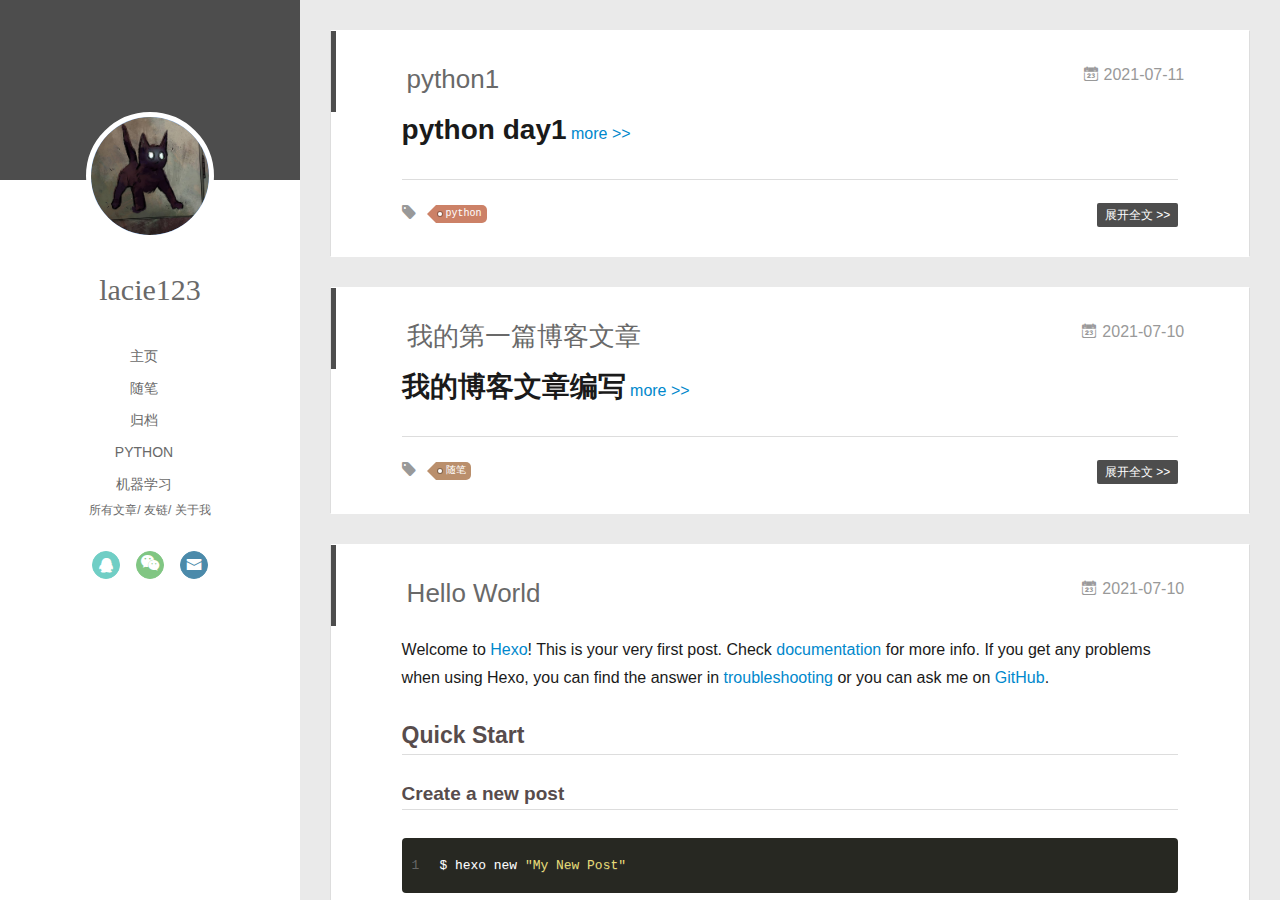
<file: index.html>
<!DOCTYPE html>
<html>
<head>
  <meta charset="utf-8">
  
  <meta name="renderer" content="webkit">
  <meta http-equiv="X-UA-Compatible" content="IE=edge" >
  <link rel="dns-prefetch" href="http://example.com">
  <title>Hexo</title>
  <meta name="viewport" content="width=device-width, initial-scale=1, maximum-scale=1">
  <meta property="og:type" content="website">
<meta property="og:title" content="Hexo">
<meta property="og:url" content="http://example.com/index.html">
<meta property="og:site_name" content="Hexo">
<meta property="og:locale" content="en_US">
<meta property="article:author" content="lacie123">
<meta name="twitter:card" content="summary">
  
    <link rel="alternative" href="/atom.xml" title="Hexo" type="application/atom+xml">
  
  
    <link rel="icon" href="/favicon.png">
  
  <link rel="stylesheet" type="text/css" href="/./main.0cf68a.css">
  <style type="text/css">
  
    #container.show {
      background: linear-gradient(200deg,#a0cfe4,#e8c37e);
    }
  </style>
  

  

<meta name="generator" content="Hexo 5.4.0"></head>

<body>
  <div id="container" q-class="show:isCtnShow">
    <canvas id="anm-canvas" class="anm-canvas"></canvas>
    <div class="left-col" q-class="show:isShow">
      
<div class="overlay" style="background: #4d4d4d"></div>
<div class="intrude-less">
	<header id="header" class="inner">
		<a href="/" class="profilepic">
			<img src="/assets/tou.png" class="js-avatar">
		</a>
		<hgroup>
		  <h1 class="header-author"><a href="/">lacie123</a></h1>
		</hgroup>
		

		<nav class="header-menu">
			<ul>
			
				<li><a href="/">主页</a></li>
	        
				<li><a href="/tags/%E9%9A%8F%E7%AC%94/">随笔</a></li>
	        
				<li><a href="/archives/index.html">归档</a></li>
	        
				<li><a href="/tags/python/">python</a></li>
	        
				<li><a href="/tags/%E6%9C%BA%E5%99%A8%E5%AD%A6%E4%B9%A0/">机器学习</a></li>
	        
			</ul>
		</nav>
		<nav class="header-smart-menu">
    		
    			
    			<a q-on="click: openSlider(e, 'innerArchive')" href="javascript:void(0)">所有文章</a>
    			
            
    			
    			<a q-on="click: openSlider(e, 'friends')" href="javascript:void(0)">友链</a>
    			
            
    			
    			<a q-on="click: openSlider(e, 'aboutme')" href="javascript:void(0)">关于我</a>
    			
            
		</nav>
		<nav class="header-nav">
			<div class="social">
				
					<a class="qq" target="_blank" href="/assets/qq.png" title="qq"><i class="icon-qq"></i></a>
		        
					<a class="weixin" target="_blank" href="/assets/weixin.png" title="weixin"><i class="icon-weixin"></i></a>
		        
					<a class="mail" target="_blank" href="mailto:1924725000@qq.com" title="mail"><i class="icon-mail"></i></a>
		        
			</div>
		</nav>
	</header>		
</div>

    </div>
    <div class="mid-col" q-class="show:isShow,hide:isShow|isFalse">
      
<nav id="mobile-nav">
  	<div class="overlay js-overlay" style="background: #4d4d4d"></div>
	<div class="btnctn js-mobile-btnctn">
  		<div class="slider-trigger list" q-on="click: openSlider(e)"><i class="icon icon-sort"></i></div>
	</div>
	<div class="intrude-less">
		<header id="header" class="inner">
			<div class="profilepic">
				<img src="/assets/tou.png" class="js-avatar">
			</div>
			<hgroup>
			  <h1 class="header-author js-header-author">lacie123</h1>
			</hgroup>
			
			
			
				
			
				
			
				
			
				
			
				
			
			
			
			<nav class="header-nav">
				<div class="social">
					
						<a class="qq" target="_blank" href="/assets/qq.png" title="qq"><i class="icon-qq"></i></a>
			        
						<a class="weixin" target="_blank" href="/assets/weixin.png" title="weixin"><i class="icon-weixin"></i></a>
			        
						<a class="mail" target="_blank" href="mailto:1924725000@qq.com" title="mail"><i class="icon-mail"></i></a>
			        
				</div>
			</nav>

			<nav class="header-menu js-header-menu">
				<ul style="width: 70%">
				
				
					<li style="width: 20%"><a href="/">主页</a></li>
		        
					<li style="width: 20%"><a href="/tags/%E9%9A%8F%E7%AC%94/">随笔</a></li>
		        
					<li style="width: 20%"><a href="/archives/index.html">归档</a></li>
		        
					<li style="width: 20%"><a href="/tags/python/">python</a></li>
		        
					<li style="width: 20%"><a href="/tags/%E6%9C%BA%E5%99%A8%E5%AD%A6%E4%B9%A0/">机器学习</a></li>
		        
				</ul>
			</nav>
		</header>				
	</div>
	<div class="mobile-mask" style="display:none" q-show="isShow"></div>
</nav>

      <div id="wrapper" class="body-wrap">
        <div class="menu-l">
          <div class="canvas-wrap">
            <canvas data-colors="#eaeaea" data-sectionHeight="100" data-contentId="js-content" id="myCanvas1" class="anm-canvas"></canvas>
          </div>
          <div id="js-content" class="content-ll">
            
  
    <article id="post-python1" class="article article-type-post  article-index" itemscope itemprop="blogPost">
  <div class="article-inner">
    
      <header class="article-header">
        
  
    <h1 itemprop="name">
      <a class="article-title" href="/2021/07/11/python1/">python1</a>
    </h1>
  

        
        <a href="/2021/07/11/python1/" class="archive-article-date">
  	<time datetime="2021-07-11T06:18:03.000Z" itemprop="datePublished"><i class="icon-calendar icon"></i>2021-07-11</time>
</a>
        
      </header>
    
    <div class="article-entry" itemprop="articleBody">
      
        <h1 id="python-day1"><a href="#python-day1" class="headerlink" title="python day1"></a>python day1</h1>
        
          <a class="article-more-a" href="/2021/07/11/python1/#more">more >></a>
        
      

      
    </div>
    <div class="article-info article-info-index">
      
      
	<div class="article-tag tagcloud">
		<i class="icon-price-tags icon"></i>
		<ul class="article-tag-list">
			 
        		<li class="article-tag-list-item">
        			<a href="javascript:void(0)" class="js-tag article-tag-list-link color2">python</a>
        		</li>
      		
		</ul>
	</div>

      

      
        <p class="article-more-link">
          <a class="article-more-a" href="/2021/07/11/python1/">展开全文 >></a>
        </p>
      

      
      <div class="clearfix"></div>
    </div>
  </div>
</article>

<aside class="wrap-side-operation">
    <div class="mod-side-operation">
        
        <div class="jump-container" id="js-jump-container" style="display:none;">
            <a href="javascript:void(0)" class="mod-side-operation__jump-to-top">
                <i class="icon-font icon-back"></i>
            </a>
            <div id="js-jump-plan-container" class="jump-plan-container" style="top: -11px;">
                <i class="icon-font icon-plane jump-plane"></i>
            </div>
        </div>
        
        
    </div>
</aside>





          <!-- 目录内容 -->
               
        <!-- 目录内容结束 -->
  
    <article id="post-我的第一篇博客文章" class="article article-type-post  article-index" itemscope itemprop="blogPost">
  <div class="article-inner">
    
      <header class="article-header">
        
  
    <h1 itemprop="name">
      <a class="article-title" href="/2021/07/10/%E6%88%91%E7%9A%84%E7%AC%AC%E4%B8%80%E7%AF%87%E5%8D%9A%E5%AE%A2%E6%96%87%E7%AB%A0/">我的第一篇博客文章</a>
    </h1>
  

        
        <a href="/2021/07/10/%E6%88%91%E7%9A%84%E7%AC%AC%E4%B8%80%E7%AF%87%E5%8D%9A%E5%AE%A2%E6%96%87%E7%AB%A0/" class="archive-article-date">
  	<time datetime="2021-07-10T07:37:39.000Z" itemprop="datePublished"><i class="icon-calendar icon"></i>2021-07-10</time>
</a>
        
      </header>
    
    <div class="article-entry" itemprop="articleBody">
      
        <h1 id="我的博客文章编写"><a href="#我的博客文章编写" class="headerlink" title="我的博客文章编写"></a>我的博客文章编写</h1>
        
          <a class="article-more-a" href="/2021/07/10/%E6%88%91%E7%9A%84%E7%AC%AC%E4%B8%80%E7%AF%87%E5%8D%9A%E5%AE%A2%E6%96%87%E7%AB%A0/#more">more >></a>
        
      

      
    </div>
    <div class="article-info article-info-index">
      
      
	<div class="article-tag tagcloud">
		<i class="icon-price-tags icon"></i>
		<ul class="article-tag-list">
			 
        		<li class="article-tag-list-item">
        			<a href="javascript:void(0)" class="js-tag article-tag-list-link color3">随笔</a>
        		</li>
      		
		</ul>
	</div>

      

      
        <p class="article-more-link">
          <a class="article-more-a" href="/2021/07/10/%E6%88%91%E7%9A%84%E7%AC%AC%E4%B8%80%E7%AF%87%E5%8D%9A%E5%AE%A2%E6%96%87%E7%AB%A0/">展开全文 >></a>
        </p>
      

      
      <div class="clearfix"></div>
    </div>
  </div>
</article>

<aside class="wrap-side-operation">
    <div class="mod-side-operation">
        
        <div class="jump-container" id="js-jump-container" style="display:none;">
            <a href="javascript:void(0)" class="mod-side-operation__jump-to-top">
                <i class="icon-font icon-back"></i>
            </a>
            <div id="js-jump-plan-container" class="jump-plan-container" style="top: -11px;">
                <i class="icon-font icon-plane jump-plane"></i>
            </div>
        </div>
        
        
    </div>
</aside>





          <!-- 目录内容 -->
               
        <!-- 目录内容结束 -->
  
    <article id="post-hello-world" class="article article-type-post  article-index" itemscope itemprop="blogPost">
  <div class="article-inner">
    
      <header class="article-header">
        
  
    <h1 itemprop="name">
      <a class="article-title" href="/2021/07/10/hello-world/">Hello World</a>
    </h1>
  

        
        <a href="/2021/07/10/hello-world/" class="archive-article-date">
  	<time datetime="2021-07-10T05:34:14.593Z" itemprop="datePublished"><i class="icon-calendar icon"></i>2021-07-10</time>
</a>
        
      </header>
    
    <div class="article-entry" itemprop="articleBody">
      
        <p>Welcome to <a target="_blank" rel="noopener" href="https://hexo.io/">Hexo</a>! This is your very first post. Check <a target="_blank" rel="noopener" href="https://hexo.io/docs/">documentation</a> for more info. If you get any problems when using Hexo, you can find the answer in <a target="_blank" rel="noopener" href="https://hexo.io/docs/troubleshooting.html">troubleshooting</a> or you can ask me on <a target="_blank" rel="noopener" href="https://github.com/hexojs/hexo/issues">GitHub</a>.</p>
<h2 id="Quick-Start"><a href="#Quick-Start" class="headerlink" title="Quick Start"></a>Quick Start</h2><h3 id="Create-a-new-post"><a href="#Create-a-new-post" class="headerlink" title="Create a new post"></a>Create a new post</h3><figure class="highlight bash"><table><tr><td class="gutter"><pre><span class="line">1</span><br></pre></td><td class="code"><pre><span class="line">$ hexo new <span class="string">&quot;My New Post&quot;</span></span><br></pre></td></tr></table></figure>

<p>More info: <a target="_blank" rel="noopener" href="https://hexo.io/docs/writing.html">Writing</a></p>
<h3 id="Run-server"><a href="#Run-server" class="headerlink" title="Run server"></a>Run server</h3><figure class="highlight bash"><table><tr><td class="gutter"><pre><span class="line">1</span><br></pre></td><td class="code"><pre><span class="line">$ hexo server</span><br></pre></td></tr></table></figure>

<p>More info: <a target="_blank" rel="noopener" href="https://hexo.io/docs/server.html">Server</a></p>
<h3 id="Generate-static-files"><a href="#Generate-static-files" class="headerlink" title="Generate static files"></a>Generate static files</h3><figure class="highlight bash"><table><tr><td class="gutter"><pre><span class="line">1</span><br></pre></td><td class="code"><pre><span class="line">$ hexo generate</span><br></pre></td></tr></table></figure>

<p>More info: <a target="_blank" rel="noopener" href="https://hexo.io/docs/generating.html">Generating</a></p>
<h3 id="Deploy-to-remote-sites"><a href="#Deploy-to-remote-sites" class="headerlink" title="Deploy to remote sites"></a>Deploy to remote sites</h3><figure class="highlight bash"><table><tr><td class="gutter"><pre><span class="line">1</span><br></pre></td><td class="code"><pre><span class="line">$ hexo deploy</span><br></pre></td></tr></table></figure>

<p>More info: <a target="_blank" rel="noopener" href="https://hexo.io/docs/one-command-deployment.html">Deployment</a></p>

      

      
    </div>
    <div class="article-info article-info-index">
      
      
	<div class="article-tag tagcloud">
		<i class="icon-price-tags icon"></i>
		<ul class="article-tag-list">
			 
        		<li class="article-tag-list-item">
        			<a href="javascript:void(0)" class="js-tag article-tag-list-link color3">随笔</a>
        		</li>
      		
		</ul>
	</div>

      

      
        <p class="article-more-link">
          <a class="article-more-a" href="/2021/07/10/hello-world/">展开全文 >></a>
        </p>
      

      
      <div class="clearfix"></div>
    </div>
  </div>
</article>

<aside class="wrap-side-operation">
    <div class="mod-side-operation">
        
        <div class="jump-container" id="js-jump-container" style="display:none;">
            <a href="javascript:void(0)" class="mod-side-operation__jump-to-top">
                <i class="icon-font icon-back"></i>
            </a>
            <div id="js-jump-plan-container" class="jump-plan-container" style="top: -11px;">
                <i class="icon-font icon-plane jump-plane"></i>
            </div>
        </div>
        
        
    </div>
</aside>





          <!-- 目录内容 -->
               
        <!-- 目录内容结束 -->
  
  


          </div>
        </div>
      </div>
      <footer id="footer">
  <div class="outer">
    <div id="footer-info">
    	<div class="footer-left">
    		&copy; 2021 lacie123
    	</div>
      	<div class="footer-right">
      		<a href="http://hexo.io/" target="_blank">Hexo</a>  Theme <a href="https://github.com/litten/hexo-theme-yilia" target="_blank">Yilia</a> by Litten
      	</div>
    </div>
  </div>
</footer>
    </div>
    <script>
	var yiliaConfig = {
		mathjax: false,
		isHome: true,
		isPost: false,
		isArchive: false,
		isTag: false,
		isCategory: false,
		open_in_new: false,
		toc_hide_index: true,
		root: "/",
		innerArchive: true,
		showTags: false
	}
</script>

<script>!function(t){function n(e){if(r[e])return r[e].exports;var i=r[e]={exports:{},id:e,loaded:!1};return t[e].call(i.exports,i,i.exports,n),i.loaded=!0,i.exports}var r={};n.m=t,n.c=r,n.p="./",n(0)}([function(t,n,r){r(195),t.exports=r(191)},function(t,n,r){var e=r(3),i=r(52),o=r(27),u=r(28),c=r(53),f="prototype",a=function(t,n,r){var s,l,h,v,p=t&a.F,d=t&a.G,y=t&a.S,g=t&a.P,b=t&a.B,m=d?e:y?e[n]||(e[n]={}):(e[n]||{})[f],x=d?i:i[n]||(i[n]={}),w=x[f]||(x[f]={});d&&(r=n);for(s in r)l=!p&&m&&void 0!==m[s],h=(l?m:r)[s],v=b&&l?c(h,e):g&&"function"==typeof h?c(Function.call,h):h,m&&u(m,s,h,t&a.U),x[s]!=h&&o(x,s,v),g&&w[s]!=h&&(w[s]=h)};e.core=i,a.F=1,a.G=2,a.S=4,a.P=8,a.B=16,a.W=32,a.U=64,a.R=128,t.exports=a},function(t,n,r){var e=r(6);t.exports=function(t){if(!e(t))throw TypeError(t+" is not an object!");return t}},function(t,n){var r=t.exports="undefined"!=typeof window&&window.Math==Math?window:"undefined"!=typeof self&&self.Math==Math?self:Function("return this")();"number"==typeof __g&&(__g=r)},function(t,n){t.exports=function(t){try{return!!t()}catch(t){return!0}}},function(t,n){var r=t.exports="undefined"!=typeof window&&window.Math==Math?window:"undefined"!=typeof self&&self.Math==Math?self:Function("return this")();"number"==typeof __g&&(__g=r)},function(t,n){t.exports=function(t){return"object"==typeof t?null!==t:"function"==typeof t}},function(t,n,r){var e=r(126)("wks"),i=r(76),o=r(3).Symbol,u="function"==typeof o;(t.exports=function(t){return e[t]||(e[t]=u&&o[t]||(u?o:i)("Symbol."+t))}).store=e},function(t,n){var r={}.hasOwnProperty;t.exports=function(t,n){return r.call(t,n)}},function(t,n,r){var e=r(94),i=r(33);t.exports=function(t){return e(i(t))}},function(t,n,r){t.exports=!r(4)(function(){return 7!=Object.defineProperty({},"a",{get:function(){return 7}}).a})},function(t,n,r){var e=r(2),i=r(167),o=r(50),u=Object.defineProperty;n.f=r(10)?Object.defineProperty:function(t,n,r){if(e(t),n=o(n,!0),e(r),i)try{return u(t,n,r)}catch(t){}if("get"in r||"set"in r)throw TypeError("Accessors not supported!");return"value"in r&&(t[n]=r.value),t}},function(t,n,r){t.exports=!r(18)(function(){return 7!=Object.defineProperty({},"a",{get:function(){return 7}}).a})},function(t,n,r){var e=r(14),i=r(22);t.exports=r(12)?function(t,n,r){return e.f(t,n,i(1,r))}:function(t,n,r){return t[n]=r,t}},function(t,n,r){var e=r(20),i=r(58),o=r(42),u=Object.defineProperty;n.f=r(12)?Object.defineProperty:function(t,n,r){if(e(t),n=o(n,!0),e(r),i)try{return u(t,n,r)}catch(t){}if("get"in r||"set"in r)throw TypeError("Accessors not supported!");return"value"in r&&(t[n]=r.value),t}},function(t,n,r){var e=r(40)("wks"),i=r(23),o=r(5).Symbol,u="function"==typeof o;(t.exports=function(t){return e[t]||(e[t]=u&&o[t]||(u?o:i)("Symbol."+t))}).store=e},function(t,n,r){var e=r(67),i=Math.min;t.exports=function(t){return t>0?i(e(t),9007199254740991):0}},function(t,n,r){var e=r(46);t.exports=function(t){return Object(e(t))}},function(t,n){t.exports=function(t){try{return!!t()}catch(t){return!0}}},function(t,n,r){var e=r(63),i=r(34);t.exports=Object.keys||function(t){return e(t,i)}},function(t,n,r){var e=r(21);t.exports=function(t){if(!e(t))throw TypeError(t+" is not an object!");return t}},function(t,n){t.exports=function(t){return"object"==typeof t?null!==t:"function"==typeof t}},function(t,n){t.exports=function(t,n){return{enumerable:!(1&t),configurable:!(2&t),writable:!(4&t),value:n}}},function(t,n){var r=0,e=Math.random();t.exports=function(t){return"Symbol(".concat(void 0===t?"":t,")_",(++r+e).toString(36))}},function(t,n){var r={}.hasOwnProperty;t.exports=function(t,n){return r.call(t,n)}},function(t,n){var r=t.exports={version:"2.4.0"};"number"==typeof __e&&(__e=r)},function(t,n){t.exports=function(t){if("function"!=typeof t)throw TypeError(t+" is not a function!");return t}},function(t,n,r){var e=r(11),i=r(66);t.exports=r(10)?function(t,n,r){return e.f(t,n,i(1,r))}:function(t,n,r){return t[n]=r,t}},function(t,n,r){var e=r(3),i=r(27),o=r(24),u=r(76)("src"),c="toString",f=Function[c],a=(""+f).split(c);r(52).inspectSource=function(t){return f.call(t)},(t.exports=function(t,n,r,c){var f="function"==typeof r;f&&(o(r,"name")||i(r,"name",n)),t[n]!==r&&(f&&(o(r,u)||i(r,u,t[n]?""+t[n]:a.join(String(n)))),t===e?t[n]=r:c?t[n]?t[n]=r:i(t,n,r):(delete t[n],i(t,n,r)))})(Function.prototype,c,function(){return"function"==typeof this&&this[u]||f.call(this)})},function(t,n,r){var e=r(1),i=r(4),o=r(46),u=function(t,n,r,e){var i=String(o(t)),u="<"+n;return""!==r&&(u+=" "+r+'="'+String(e).replace(/"/g,"&quot;")+'"'),u+">"+i+"</"+n+">"};t.exports=function(t,n){var r={};r[t]=n(u),e(e.P+e.F*i(function(){var n=""[t]('"');return n!==n.toLowerCase()||n.split('"').length>3}),"String",r)}},function(t,n,r){var e=r(115),i=r(46);t.exports=function(t){return e(i(t))}},function(t,n,r){var e=r(116),i=r(66),o=r(30),u=r(50),c=r(24),f=r(167),a=Object.getOwnPropertyDescriptor;n.f=r(10)?a:function(t,n){if(t=o(t),n=u(n,!0),f)try{return a(t,n)}catch(t){}if(c(t,n))return i(!e.f.call(t,n),t[n])}},function(t,n,r){var e=r(24),i=r(17),o=r(145)("IE_PROTO"),u=Object.prototype;t.exports=Object.getPrototypeOf||function(t){return t=i(t),e(t,o)?t[o]:"function"==typeof t.constructor&&t instanceof t.constructor?t.constructor.prototype:t instanceof Object?u:null}},function(t,n){t.exports=function(t){if(void 0==t)throw TypeError("Can't call method on  "+t);return t}},function(t,n){t.exports="constructor,hasOwnProperty,isPrototypeOf,propertyIsEnumerable,toLocaleString,toString,valueOf".split(",")},function(t,n){t.exports={}},function(t,n){t.exports=!0},function(t,n){n.f={}.propertyIsEnumerable},function(t,n,r){var e=r(14).f,i=r(8),o=r(15)("toStringTag");t.exports=function(t,n,r){t&&!i(t=r?t:t.prototype,o)&&e(t,o,{configurable:!0,value:n})}},function(t,n,r){var e=r(40)("keys"),i=r(23);t.exports=function(t){return e[t]||(e[t]=i(t))}},function(t,n,r){var e=r(5),i="__core-js_shared__",o=e[i]||(e[i]={});t.exports=function(t){return o[t]||(o[t]={})}},function(t,n){var r=Math.ceil,e=Math.floor;t.exports=function(t){return isNaN(t=+t)?0:(t>0?e:r)(t)}},function(t,n,r){var e=r(21);t.exports=function(t,n){if(!e(t))return t;var r,i;if(n&&"function"==typeof(r=t.toString)&&!e(i=r.call(t)))return i;if("function"==typeof(r=t.valueOf)&&!e(i=r.call(t)))return i;if(!n&&"function"==typeof(r=t.toString)&&!e(i=r.call(t)))return i;throw TypeError("Can't convert object to primitive value")}},function(t,n,r){var e=r(5),i=r(25),o=r(36),u=r(44),c=r(14).f;t.exports=function(t){var n=i.Symbol||(i.Symbol=o?{}:e.Symbol||{});"_"==t.charAt(0)||t in n||c(n,t,{value:u.f(t)})}},function(t,n,r){n.f=r(15)},function(t,n){var r={}.toString;t.exports=function(t){return r.call(t).slice(8,-1)}},function(t,n){t.exports=function(t){if(void 0==t)throw TypeError("Can't call method on  "+t);return t}},function(t,n,r){var e=r(4);t.exports=function(t,n){return!!t&&e(function(){n?t.call(null,function(){},1):t.call(null)})}},function(t,n,r){var e=r(53),i=r(115),o=r(17),u=r(16),c=r(203);t.exports=function(t,n){var r=1==t,f=2==t,a=3==t,s=4==t,l=6==t,h=5==t||l,v=n||c;return function(n,c,p){for(var d,y,g=o(n),b=i(g),m=e(c,p,3),x=u(b.length),w=0,S=r?v(n,x):f?v(n,0):void 0;x>w;w++)if((h||w in b)&&(d=b[w],y=m(d,w,g),t))if(r)S[w]=y;else if(y)switch(t){case 3:return!0;case 5:return d;case 6:return w;case 2:S.push(d)}else if(s)return!1;return l?-1:a||s?s:S}}},function(t,n,r){var e=r(1),i=r(52),o=r(4);t.exports=function(t,n){var r=(i.Object||{})[t]||Object[t],u={};u[t]=n(r),e(e.S+e.F*o(function(){r(1)}),"Object",u)}},function(t,n,r){var e=r(6);t.exports=function(t,n){if(!e(t))return t;var r,i;if(n&&"function"==typeof(r=t.toString)&&!e(i=r.call(t)))return i;if("function"==typeof(r=t.valueOf)&&!e(i=r.call(t)))return i;if(!n&&"function"==typeof(r=t.toString)&&!e(i=r.call(t)))return i;throw TypeError("Can't convert object to primitive value")}},function(t,n,r){var e=r(5),i=r(25),o=r(91),u=r(13),c="prototype",f=function(t,n,r){var a,s,l,h=t&f.F,v=t&f.G,p=t&f.S,d=t&f.P,y=t&f.B,g=t&f.W,b=v?i:i[n]||(i[n]={}),m=b[c],x=v?e:p?e[n]:(e[n]||{})[c];v&&(r=n);for(a in r)(s=!h&&x&&void 0!==x[a])&&a in b||(l=s?x[a]:r[a],b[a]=v&&"function"!=typeof x[a]?r[a]:y&&s?o(l,e):g&&x[a]==l?function(t){var n=function(n,r,e){if(this instanceof t){switch(arguments.length){case 0:return new t;case 1:return new t(n);case 2:return new t(n,r)}return new t(n,r,e)}return t.apply(this,arguments)};return n[c]=t[c],n}(l):d&&"function"==typeof l?o(Function.call,l):l,d&&((b.virtual||(b.virtual={}))[a]=l,t&f.R&&m&&!m[a]&&u(m,a,l)))};f.F=1,f.G=2,f.S=4,f.P=8,f.B=16,f.W=32,f.U=64,f.R=128,t.exports=f},function(t,n){var r=t.exports={version:"2.4.0"};"number"==typeof __e&&(__e=r)},function(t,n,r){var e=r(26);t.exports=function(t,n,r){if(e(t),void 0===n)return t;switch(r){case 1:return function(r){return t.call(n,r)};case 2:return function(r,e){return t.call(n,r,e)};case 3:return function(r,e,i){return t.call(n,r,e,i)}}return function(){return t.apply(n,arguments)}}},function(t,n,r){var e=r(183),i=r(1),o=r(126)("metadata"),u=o.store||(o.store=new(r(186))),c=function(t,n,r){var i=u.get(t);if(!i){if(!r)return;u.set(t,i=new e)}var o=i.get(n);if(!o){if(!r)return;i.set(n,o=new e)}return o},f=function(t,n,r){var e=c(n,r,!1);return void 0!==e&&e.has(t)},a=function(t,n,r){var e=c(n,r,!1);return void 0===e?void 0:e.get(t)},s=function(t,n,r,e){c(r,e,!0).set(t,n)},l=function(t,n){var r=c(t,n,!1),e=[];return r&&r.forEach(function(t,n){e.push(n)}),e},h=function(t){return void 0===t||"symbol"==typeof t?t:String(t)},v=function(t){i(i.S,"Reflect",t)};t.exports={store:u,map:c,has:f,get:a,set:s,keys:l,key:h,exp:v}},function(t,n,r){"use strict";if(r(10)){var e=r(69),i=r(3),o=r(4),u=r(1),c=r(127),f=r(152),a=r(53),s=r(68),l=r(66),h=r(27),v=r(73),p=r(67),d=r(16),y=r(75),g=r(50),b=r(24),m=r(180),x=r(114),w=r(6),S=r(17),_=r(137),O=r(70),E=r(32),P=r(71).f,j=r(154),F=r(76),M=r(7),A=r(48),N=r(117),T=r(146),I=r(155),k=r(80),L=r(123),R=r(74),C=r(130),D=r(160),U=r(11),W=r(31),G=U.f,B=W.f,V=i.RangeError,z=i.TypeError,q=i.Uint8Array,K="ArrayBuffer",J="Shared"+K,Y="BYTES_PER_ELEMENT",H="prototype",$=Array[H],X=f.ArrayBuffer,Q=f.DataView,Z=A(0),tt=A(2),nt=A(3),rt=A(4),et=A(5),it=A(6),ot=N(!0),ut=N(!1),ct=I.values,ft=I.keys,at=I.entries,st=$.lastIndexOf,lt=$.reduce,ht=$.reduceRight,vt=$.join,pt=$.sort,dt=$.slice,yt=$.toString,gt=$.toLocaleString,bt=M("iterator"),mt=M("toStringTag"),xt=F("typed_constructor"),wt=F("def_constructor"),St=c.CONSTR,_t=c.TYPED,Ot=c.VIEW,Et="Wrong length!",Pt=A(1,function(t,n){return Tt(T(t,t[wt]),n)}),jt=o(function(){return 1===new q(new Uint16Array([1]).buffer)[0]}),Ft=!!q&&!!q[H].set&&o(function(){new q(1).set({})}),Mt=function(t,n){if(void 0===t)throw z(Et);var r=+t,e=d(t);if(n&&!m(r,e))throw V(Et);return e},At=function(t,n){var r=p(t);if(r<0||r%n)throw V("Wrong offset!");return r},Nt=function(t){if(w(t)&&_t in t)return t;throw z(t+" is not a typed array!")},Tt=function(t,n){if(!(w(t)&&xt in t))throw z("It is not a typed array constructor!");return new t(n)},It=function(t,n){return kt(T(t,t[wt]),n)},kt=function(t,n){for(var r=0,e=n.length,i=Tt(t,e);e>r;)i[r]=n[r++];return i},Lt=function(t,n,r){G(t,n,{get:function(){return this._d[r]}})},Rt=function(t){var n,r,e,i,o,u,c=S(t),f=arguments.length,s=f>1?arguments[1]:void 0,l=void 0!==s,h=j(c);if(void 0!=h&&!_(h)){for(u=h.call(c),e=[],n=0;!(o=u.next()).done;n++)e.push(o.value);c=e}for(l&&f>2&&(s=a(s,arguments[2],2)),n=0,r=d(c.length),i=Tt(this,r);r>n;n++)i[n]=l?s(c[n],n):c[n];return i},Ct=function(){for(var t=0,n=arguments.length,r=Tt(this,n);n>t;)r[t]=arguments[t++];return r},Dt=!!q&&o(function(){gt.call(new q(1))}),Ut=function(){return gt.apply(Dt?dt.call(Nt(this)):Nt(this),arguments)},Wt={copyWithin:function(t,n){return D.call(Nt(this),t,n,arguments.length>2?arguments[2]:void 0)},every:function(t){return rt(Nt(this),t,arguments.length>1?arguments[1]:void 0)},fill:function(t){return C.apply(Nt(this),arguments)},filter:function(t){return It(this,tt(Nt(this),t,arguments.length>1?arguments[1]:void 0))},find:function(t){return et(Nt(this),t,arguments.length>1?arguments[1]:void 0)},findIndex:function(t){return it(Nt(this),t,arguments.length>1?arguments[1]:void 0)},forEach:function(t){Z(Nt(this),t,arguments.length>1?arguments[1]:void 0)},indexOf:function(t){return ut(Nt(this),t,arguments.length>1?arguments[1]:void 0)},includes:function(t){return ot(Nt(this),t,arguments.length>1?arguments[1]:void 0)},join:function(t){return vt.apply(Nt(this),arguments)},lastIndexOf:function(t){return st.apply(Nt(this),arguments)},map:function(t){return Pt(Nt(this),t,arguments.length>1?arguments[1]:void 0)},reduce:function(t){return lt.apply(Nt(this),arguments)},reduceRight:function(t){return ht.apply(Nt(this),arguments)},reverse:function(){for(var t,n=this,r=Nt(n).length,e=Math.floor(r/2),i=0;i<e;)t=n[i],n[i++]=n[--r],n[r]=t;return n},some:function(t){return nt(Nt(this),t,arguments.length>1?arguments[1]:void 0)},sort:function(t){return pt.call(Nt(this),t)},subarray:function(t,n){var r=Nt(this),e=r.length,i=y(t,e);return new(T(r,r[wt]))(r.buffer,r.byteOffset+i*r.BYTES_PER_ELEMENT,d((void 0===n?e:y(n,e))-i))}},Gt=function(t,n){return It(this,dt.call(Nt(this),t,n))},Bt=function(t){Nt(this);var n=At(arguments[1],1),r=this.length,e=S(t),i=d(e.length),o=0;if(i+n>r)throw V(Et);for(;o<i;)this[n+o]=e[o++]},Vt={entries:function(){return at.call(Nt(this))},keys:function(){return ft.call(Nt(this))},values:function(){return ct.call(Nt(this))}},zt=function(t,n){return w(t)&&t[_t]&&"symbol"!=typeof n&&n in t&&String(+n)==String(n)},qt=function(t,n){return zt(t,n=g(n,!0))?l(2,t[n]):B(t,n)},Kt=function(t,n,r){return!(zt(t,n=g(n,!0))&&w(r)&&b(r,"value"))||b(r,"get")||b(r,"set")||r.configurable||b(r,"writable")&&!r.writable||b(r,"enumerable")&&!r.enumerable?G(t,n,r):(t[n]=r.value,t)};St||(W.f=qt,U.f=Kt),u(u.S+u.F*!St,"Object",{getOwnPropertyDescriptor:qt,defineProperty:Kt}),o(function(){yt.call({})})&&(yt=gt=function(){return vt.call(this)});var Jt=v({},Wt);v(Jt,Vt),h(Jt,bt,Vt.values),v(Jt,{slice:Gt,set:Bt,constructor:function(){},toString:yt,toLocaleString:Ut}),Lt(Jt,"buffer","b"),Lt(Jt,"byteOffset","o"),Lt(Jt,"byteLength","l"),Lt(Jt,"length","e"),G(Jt,mt,{get:function(){return this[_t]}}),t.exports=function(t,n,r,f){f=!!f;var a=t+(f?"Clamped":"")+"Array",l="Uint8Array"!=a,v="get"+t,p="set"+t,y=i[a],g=y||{},b=y&&E(y),m=!y||!c.ABV,S={},_=y&&y[H],j=function(t,r){var e=t._d;return e.v[v](r*n+e.o,jt)},F=function(t,r,e){var i=t._d;f&&(e=(e=Math.round(e))<0?0:e>255?255:255&e),i.v[p](r*n+i.o,e,jt)},M=function(t,n){G(t,n,{get:function(){return j(this,n)},set:function(t){return F(this,n,t)},enumerable:!0})};m?(y=r(function(t,r,e,i){s(t,y,a,"_d");var o,u,c,f,l=0,v=0;if(w(r)){if(!(r instanceof X||(f=x(r))==K||f==J))return _t in r?kt(y,r):Rt.call(y,r);o=r,v=At(e,n);var p=r.byteLength;if(void 0===i){if(p%n)throw V(Et);if((u=p-v)<0)throw V(Et)}else if((u=d(i)*n)+v>p)throw V(Et);c=u/n}else c=Mt(r,!0),u=c*n,o=new X(u);for(h(t,"_d",{b:o,o:v,l:u,e:c,v:new Q(o)});l<c;)M(t,l++)}),_=y[H]=O(Jt),h(_,"constructor",y)):L(function(t){new y(null),new y(t)},!0)||(y=r(function(t,r,e,i){s(t,y,a);var o;return w(r)?r instanceof X||(o=x(r))==K||o==J?void 0!==i?new g(r,At(e,n),i):void 0!==e?new g(r,At(e,n)):new g(r):_t in r?kt(y,r):Rt.call(y,r):new g(Mt(r,l))}),Z(b!==Function.prototype?P(g).concat(P(b)):P(g),function(t){t in y||h(y,t,g[t])}),y[H]=_,e||(_.constructor=y));var A=_[bt],N=!!A&&("values"==A.name||void 0==A.name),T=Vt.values;h(y,xt,!0),h(_,_t,a),h(_,Ot,!0),h(_,wt,y),(f?new y(1)[mt]==a:mt in _)||G(_,mt,{get:function(){return a}}),S[a]=y,u(u.G+u.W+u.F*(y!=g),S),u(u.S,a,{BYTES_PER_ELEMENT:n,from:Rt,of:Ct}),Y in _||h(_,Y,n),u(u.P,a,Wt),R(a),u(u.P+u.F*Ft,a,{set:Bt}),u(u.P+u.F*!N,a,Vt),u(u.P+u.F*(_.toString!=yt),a,{toString:yt}),u(u.P+u.F*o(function(){new y(1).slice()}),a,{slice:Gt}),u(u.P+u.F*(o(function(){return[1,2].toLocaleString()!=new y([1,2]).toLocaleString()})||!o(function(){_.toLocaleString.call([1,2])})),a,{toLocaleString:Ut}),k[a]=N?A:T,e||N||h(_,bt,T)}}else t.exports=function(){}},function(t,n){var r={}.toString;t.exports=function(t){return r.call(t).slice(8,-1)}},function(t,n,r){var e=r(21),i=r(5).document,o=e(i)&&e(i.createElement);t.exports=function(t){return o?i.createElement(t):{}}},function(t,n,r){t.exports=!r(12)&&!r(18)(function(){return 7!=Object.defineProperty(r(57)("div"),"a",{get:function(){return 7}}).a})},function(t,n,r){"use strict";var e=r(36),i=r(51),o=r(64),u=r(13),c=r(8),f=r(35),a=r(96),s=r(38),l=r(103),h=r(15)("iterator"),v=!([].keys&&"next"in[].keys()),p="keys",d="values",y=function(){return this};t.exports=function(t,n,r,g,b,m,x){a(r,n,g);var w,S,_,O=function(t){if(!v&&t in F)return F[t];switch(t){case p:case d:return function(){return new r(this,t)}}return function(){return new r(this,t)}},E=n+" Iterator",P=b==d,j=!1,F=t.prototype,M=F[h]||F["@@iterator"]||b&&F[b],A=M||O(b),N=b?P?O("entries"):A:void 0,T="Array"==n?F.entries||M:M;if(T&&(_=l(T.call(new t)))!==Object.prototype&&(s(_,E,!0),e||c(_,h)||u(_,h,y)),P&&M&&M.name!==d&&(j=!0,A=function(){return M.call(this)}),e&&!x||!v&&!j&&F[h]||u(F,h,A),f[n]=A,f[E]=y,b)if(w={values:P?A:O(d),keys:m?A:O(p),entries:N},x)for(S in w)S in F||o(F,S,w[S]);else i(i.P+i.F*(v||j),n,w);return w}},function(t,n,r){var e=r(20),i=r(100),o=r(34),u=r(39)("IE_PROTO"),c=function(){},f="prototype",a=function(){var t,n=r(57)("iframe"),e=o.length;for(n.style.display="none",r(93).appendChild(n),n.src="javascript:",t=n.contentWindow.document,t.open(),t.write("<script>document.F=Object<\/script>"),t.close(),a=t.F;e--;)delete a[f][o[e]];return a()};t.exports=Object.create||function(t,n){var r;return null!==t?(c[f]=e(t),r=new c,c[f]=null,r[u]=t):r=a(),void 0===n?r:i(r,n)}},function(t,n,r){var e=r(63),i=r(34).concat("length","prototype");n.f=Object.getOwnPropertyNames||function(t){return e(t,i)}},function(t,n){n.f=Object.getOwnPropertySymbols},function(t,n,r){var e=r(8),i=r(9),o=r(90)(!1),u=r(39)("IE_PROTO");t.exports=function(t,n){var r,c=i(t),f=0,a=[];for(r in c)r!=u&&e(c,r)&&a.push(r);for(;n.length>f;)e(c,r=n[f++])&&(~o(a,r)||a.push(r));return a}},function(t,n,r){t.exports=r(13)},function(t,n,r){var e=r(76)("meta"),i=r(6),o=r(24),u=r(11).f,c=0,f=Object.isExtensible||function(){return!0},a=!r(4)(function(){return f(Object.preventExtensions({}))}),s=function(t){u(t,e,{value:{i:"O"+ ++c,w:{}}})},l=function(t,n){if(!i(t))return"symbol"==typeof t?t:("string"==typeof t?"S":"P")+t;if(!o(t,e)){if(!f(t))return"F";if(!n)return"E";s(t)}return t[e].i},h=function(t,n){if(!o(t,e)){if(!f(t))return!0;if(!n)return!1;s(t)}return t[e].w},v=function(t){return a&&p.NEED&&f(t)&&!o(t,e)&&s(t),t},p=t.exports={KEY:e,NEED:!1,fastKey:l,getWeak:h,onFreeze:v}},function(t,n){t.exports=function(t,n){return{enumerable:!(1&t),configurable:!(2&t),writable:!(4&t),value:n}}},function(t,n){var r=Math.ceil,e=Math.floor;t.exports=function(t){return isNaN(t=+t)?0:(t>0?e:r)(t)}},function(t,n){t.exports=function(t,n,r,e){if(!(t instanceof n)||void 0!==e&&e in t)throw TypeError(r+": incorrect invocation!");return t}},function(t,n){t.exports=!1},function(t,n,r){var e=r(2),i=r(173),o=r(133),u=r(145)("IE_PROTO"),c=function(){},f="prototype",a=function(){var t,n=r(132)("iframe"),e=o.length;for(n.style.display="none",r(135).appendChild(n),n.src="javascript:",t=n.contentWindow.document,t.open(),t.write("<script>document.F=Object<\/script>"),t.close(),a=t.F;e--;)delete a[f][o[e]];return a()};t.exports=Object.create||function(t,n){var r;return null!==t?(c[f]=e(t),r=new c,c[f]=null,r[u]=t):r=a(),void 0===n?r:i(r,n)}},function(t,n,r){var e=r(175),i=r(133).concat("length","prototype");n.f=Object.getOwnPropertyNames||function(t){return e(t,i)}},function(t,n,r){var e=r(175),i=r(133);t.exports=Object.keys||function(t){return e(t,i)}},function(t,n,r){var e=r(28);t.exports=function(t,n,r){for(var i in n)e(t,i,n[i],r);return t}},function(t,n,r){"use strict";var e=r(3),i=r(11),o=r(10),u=r(7)("species");t.exports=function(t){var n=e[t];o&&n&&!n[u]&&i.f(n,u,{configurable:!0,get:function(){return this}})}},function(t,n,r){var e=r(67),i=Math.max,o=Math.min;t.exports=function(t,n){return t=e(t),t<0?i(t+n,0):o(t,n)}},function(t,n){var r=0,e=Math.random();t.exports=function(t){return"Symbol(".concat(void 0===t?"":t,")_",(++r+e).toString(36))}},function(t,n,r){var e=r(33);t.exports=function(t){return Object(e(t))}},function(t,n,r){var e=r(7)("unscopables"),i=Array.prototype;void 0==i[e]&&r(27)(i,e,{}),t.exports=function(t){i[e][t]=!0}},function(t,n,r){var e=r(53),i=r(169),o=r(137),u=r(2),c=r(16),f=r(154),a={},s={},n=t.exports=function(t,n,r,l,h){var v,p,d,y,g=h?function(){return t}:f(t),b=e(r,l,n?2:1),m=0;if("function"!=typeof g)throw TypeError(t+" is not iterable!");if(o(g)){for(v=c(t.length);v>m;m++)if((y=n?b(u(p=t[m])[0],p[1]):b(t[m]))===a||y===s)return y}else for(d=g.call(t);!(p=d.next()).done;)if((y=i(d,b,p.value,n))===a||y===s)return y};n.BREAK=a,n.RETURN=s},function(t,n){t.exports={}},function(t,n,r){var e=r(11).f,i=r(24),o=r(7)("toStringTag");t.exports=function(t,n,r){t&&!i(t=r?t:t.prototype,o)&&e(t,o,{configurable:!0,value:n})}},function(t,n,r){var e=r(1),i=r(46),o=r(4),u=r(150),c="["+u+"]",f="​",a=RegExp("^"+c+c+"*"),s=RegExp(c+c+"*$"),l=function(t,n,r){var i={},c=o(function(){return!!u[t]()||f[t]()!=f}),a=i[t]=c?n(h):u[t];r&&(i[r]=a),e(e.P+e.F*c,"String",i)},h=l.trim=function(t,n){return t=String(i(t)),1&n&&(t=t.replace(a,"")),2&n&&(t=t.replace(s,"")),t};t.exports=l},function(t,n,r){t.exports={default:r(86),__esModule:!0}},function(t,n,r){t.exports={default:r(87),__esModule:!0}},function(t,n,r){"use strict";function e(t){return t&&t.__esModule?t:{default:t}}n.__esModule=!0;var i=r(84),o=e(i),u=r(83),c=e(u),f="function"==typeof c.default&&"symbol"==typeof o.default?function(t){return typeof t}:function(t){return t&&"function"==typeof c.default&&t.constructor===c.default&&t!==c.default.prototype?"symbol":typeof t};n.default="function"==typeof c.default&&"symbol"===f(o.default)?function(t){return void 0===t?"undefined":f(t)}:function(t){return t&&"function"==typeof c.default&&t.constructor===c.default&&t!==c.default.prototype?"symbol":void 0===t?"undefined":f(t)}},function(t,n,r){r(110),r(108),r(111),r(112),t.exports=r(25).Symbol},function(t,n,r){r(109),r(113),t.exports=r(44).f("iterator")},function(t,n){t.exports=function(t){if("function"!=typeof t)throw TypeError(t+" is not a function!");return t}},function(t,n){t.exports=function(){}},function(t,n,r){var e=r(9),i=r(106),o=r(105);t.exports=function(t){return function(n,r,u){var c,f=e(n),a=i(f.length),s=o(u,a);if(t&&r!=r){for(;a>s;)if((c=f[s++])!=c)return!0}else for(;a>s;s++)if((t||s in f)&&f[s]===r)return t||s||0;return!t&&-1}}},function(t,n,r){var e=r(88);t.exports=function(t,n,r){if(e(t),void 0===n)return t;switch(r){case 1:return function(r){return t.call(n,r)};case 2:return function(r,e){return t.call(n,r,e)};case 3:return function(r,e,i){return t.call(n,r,e,i)}}return function(){return t.apply(n,arguments)}}},function(t,n,r){var e=r(19),i=r(62),o=r(37);t.exports=function(t){var n=e(t),r=i.f;if(r)for(var u,c=r(t),f=o.f,a=0;c.length>a;)f.call(t,u=c[a++])&&n.push(u);return n}},function(t,n,r){t.exports=r(5).document&&document.documentElement},function(t,n,r){var e=r(56);t.exports=Object("z").propertyIsEnumerable(0)?Object:function(t){return"String"==e(t)?t.split(""):Object(t)}},function(t,n,r){var e=r(56);t.exports=Array.isArray||function(t){return"Array"==e(t)}},function(t,n,r){"use strict";var e=r(60),i=r(22),o=r(38),u={};r(13)(u,r(15)("iterator"),function(){return this}),t.exports=function(t,n,r){t.prototype=e(u,{next:i(1,r)}),o(t,n+" Iterator")}},function(t,n){t.exports=function(t,n){return{value:n,done:!!t}}},function(t,n,r){var e=r(19),i=r(9);t.exports=function(t,n){for(var r,o=i(t),u=e(o),c=u.length,f=0;c>f;)if(o[r=u[f++]]===n)return r}},function(t,n,r){var e=r(23)("meta"),i=r(21),o=r(8),u=r(14).f,c=0,f=Object.isExtensible||function(){return!0},a=!r(18)(function(){return f(Object.preventExtensions({}))}),s=function(t){u(t,e,{value:{i:"O"+ ++c,w:{}}})},l=function(t,n){if(!i(t))return"symbol"==typeof t?t:("string"==typeof t?"S":"P")+t;if(!o(t,e)){if(!f(t))return"F";if(!n)return"E";s(t)}return t[e].i},h=function(t,n){if(!o(t,e)){if(!f(t))return!0;if(!n)return!1;s(t)}return t[e].w},v=function(t){return a&&p.NEED&&f(t)&&!o(t,e)&&s(t),t},p=t.exports={KEY:e,NEED:!1,fastKey:l,getWeak:h,onFreeze:v}},function(t,n,r){var e=r(14),i=r(20),o=r(19);t.exports=r(12)?Object.defineProperties:function(t,n){i(t);for(var r,u=o(n),c=u.length,f=0;c>f;)e.f(t,r=u[f++],n[r]);return t}},function(t,n,r){var e=r(37),i=r(22),o=r(9),u=r(42),c=r(8),f=r(58),a=Object.getOwnPropertyDescriptor;n.f=r(12)?a:function(t,n){if(t=o(t),n=u(n,!0),f)try{return a(t,n)}catch(t){}if(c(t,n))return i(!e.f.call(t,n),t[n])}},function(t,n,r){var e=r(9),i=r(61).f,o={}.toString,u="object"==typeof window&&window&&Object.getOwnPropertyNames?Object.getOwnPropertyNames(window):[],c=function(t){try{return i(t)}catch(t){return u.slice()}};t.exports.f=function(t){return u&&"[object Window]"==o.call(t)?c(t):i(e(t))}},function(t,n,r){var e=r(8),i=r(77),o=r(39)("IE_PROTO"),u=Object.prototype;t.exports=Object.getPrototypeOf||function(t){return t=i(t),e(t,o)?t[o]:"function"==typeof t.constructor&&t instanceof t.constructor?t.constructor.prototype:t instanceof Object?u:null}},function(t,n,r){var e=r(41),i=r(33);t.exports=function(t){return function(n,r){var o,u,c=String(i(n)),f=e(r),a=c.length;return f<0||f>=a?t?"":void 0:(o=c.charCodeAt(f),o<55296||o>56319||f+1===a||(u=c.charCodeAt(f+1))<56320||u>57343?t?c.charAt(f):o:t?c.slice(f,f+2):u-56320+(o-55296<<10)+65536)}}},function(t,n,r){var e=r(41),i=Math.max,o=Math.min;t.exports=function(t,n){return t=e(t),t<0?i(t+n,0):o(t,n)}},function(t,n,r){var e=r(41),i=Math.min;t.exports=function(t){return t>0?i(e(t),9007199254740991):0}},function(t,n,r){"use strict";var e=r(89),i=r(97),o=r(35),u=r(9);t.exports=r(59)(Array,"Array",function(t,n){this._t=u(t),this._i=0,this._k=n},function(){var t=this._t,n=this._k,r=this._i++;return!t||r>=t.length?(this._t=void 0,i(1)):"keys"==n?i(0,r):"values"==n?i(0,t[r]):i(0,[r,t[r]])},"values"),o.Arguments=o.Array,e("keys"),e("values"),e("entries")},function(t,n){},function(t,n,r){"use strict";var e=r(104)(!0);r(59)(String,"String",function(t){this._t=String(t),this._i=0},function(){var t,n=this._t,r=this._i;return r>=n.length?{value:void 0,done:!0}:(t=e(n,r),this._i+=t.length,{value:t,done:!1})})},function(t,n,r){"use strict";var e=r(5),i=r(8),o=r(12),u=r(51),c=r(64),f=r(99).KEY,a=r(18),s=r(40),l=r(38),h=r(23),v=r(15),p=r(44),d=r(43),y=r(98),g=r(92),b=r(95),m=r(20),x=r(9),w=r(42),S=r(22),_=r(60),O=r(102),E=r(101),P=r(14),j=r(19),F=E.f,M=P.f,A=O.f,N=e.Symbol,T=e.JSON,I=T&&T.stringify,k="prototype",L=v("_hidden"),R=v("toPrimitive"),C={}.propertyIsEnumerable,D=s("symbol-registry"),U=s("symbols"),W=s("op-symbols"),G=Object[k],B="function"==typeof N,V=e.QObject,z=!V||!V[k]||!V[k].findChild,q=o&&a(function(){return 7!=_(M({},"a",{get:function(){return M(this,"a",{value:7}).a}})).a})?function(t,n,r){var e=F(G,n);e&&delete G[n],M(t,n,r),e&&t!==G&&M(G,n,e)}:M,K=function(t){var n=U[t]=_(N[k]);return n._k=t,n},J=B&&"symbol"==typeof N.iterator?function(t){return"symbol"==typeof t}:function(t){return t instanceof N},Y=function(t,n,r){return t===G&&Y(W,n,r),m(t),n=w(n,!0),m(r),i(U,n)?(r.enumerable?(i(t,L)&&t[L][n]&&(t[L][n]=!1),r=_(r,{enumerable:S(0,!1)})):(i(t,L)||M(t,L,S(1,{})),t[L][n]=!0),q(t,n,r)):M(t,n,r)},H=function(t,n){m(t);for(var r,e=g(n=x(n)),i=0,o=e.length;o>i;)Y(t,r=e[i++],n[r]);return t},$=function(t,n){return void 0===n?_(t):H(_(t),n)},X=function(t){var n=C.call(this,t=w(t,!0));return!(this===G&&i(U,t)&&!i(W,t))&&(!(n||!i(this,t)||!i(U,t)||i(this,L)&&this[L][t])||n)},Q=function(t,n){if(t=x(t),n=w(n,!0),t!==G||!i(U,n)||i(W,n)){var r=F(t,n);return!r||!i(U,n)||i(t,L)&&t[L][n]||(r.enumerable=!0),r}},Z=function(t){for(var n,r=A(x(t)),e=[],o=0;r.length>o;)i(U,n=r[o++])||n==L||n==f||e.push(n);return e},tt=function(t){for(var n,r=t===G,e=A(r?W:x(t)),o=[],u=0;e.length>u;)!i(U,n=e[u++])||r&&!i(G,n)||o.push(U[n]);return o};B||(N=function(){if(this instanceof N)throw TypeError("Symbol is not a constructor!");var t=h(arguments.length>0?arguments[0]:void 0),n=function(r){this===G&&n.call(W,r),i(this,L)&&i(this[L],t)&&(this[L][t]=!1),q(this,t,S(1,r))};return o&&z&&q(G,t,{configurable:!0,set:n}),K(t)},c(N[k],"toString",function(){return this._k}),E.f=Q,P.f=Y,r(61).f=O.f=Z,r(37).f=X,r(62).f=tt,o&&!r(36)&&c(G,"propertyIsEnumerable",X,!0),p.f=function(t){return K(v(t))}),u(u.G+u.W+u.F*!B,{Symbol:N});for(var nt="hasInstance,isConcatSpreadable,iterator,match,replace,search,species,split,toPrimitive,toStringTag,unscopables".split(","),rt=0;nt.length>rt;)v(nt[rt++]);for(var nt=j(v.store),rt=0;nt.length>rt;)d(nt[rt++]);u(u.S+u.F*!B,"Symbol",{for:function(t){return i(D,t+="")?D[t]:D[t]=N(t)},keyFor:function(t){if(J(t))return y(D,t);throw TypeError(t+" is not a symbol!")},useSetter:function(){z=!0},useSimple:function(){z=!1}}),u(u.S+u.F*!B,"Object",{create:$,defineProperty:Y,defineProperties:H,getOwnPropertyDescriptor:Q,getOwnPropertyNames:Z,getOwnPropertySymbols:tt}),T&&u(u.S+u.F*(!B||a(function(){var t=N();return"[null]"!=I([t])||"{}"!=I({a:t})||"{}"!=I(Object(t))})),"JSON",{stringify:function(t){if(void 0!==t&&!J(t)){for(var n,r,e=[t],i=1;arguments.length>i;)e.push(arguments[i++]);return n=e[1],"function"==typeof n&&(r=n),!r&&b(n)||(n=function(t,n){if(r&&(n=r.call(this,t,n)),!J(n))return n}),e[1]=n,I.apply(T,e)}}}),N[k][R]||r(13)(N[k],R,N[k].valueOf),l(N,"Symbol"),l(Math,"Math",!0),l(e.JSON,"JSON",!0)},function(t,n,r){r(43)("asyncIterator")},function(t,n,r){r(43)("observable")},function(t,n,r){r(107);for(var e=r(5),i=r(13),o=r(35),u=r(15)("toStringTag"),c=["NodeList","DOMTokenList","MediaList","StyleSheetList","CSSRuleList"],f=0;f<5;f++){var a=c[f],s=e[a],l=s&&s.prototype;l&&!l[u]&&i(l,u,a),o[a]=o.Array}},function(t,n,r){var e=r(45),i=r(7)("toStringTag"),o="Arguments"==e(function(){return arguments}()),u=function(t,n){try{return t[n]}catch(t){}};t.exports=function(t){var n,r,c;return void 0===t?"Undefined":null===t?"Null":"string"==typeof(r=u(n=Object(t),i))?r:o?e(n):"Object"==(c=e(n))&&"function"==typeof n.callee?"Arguments":c}},function(t,n,r){var e=r(45);t.exports=Object("z").propertyIsEnumerable(0)?Object:function(t){return"String"==e(t)?t.split(""):Object(t)}},function(t,n){n.f={}.propertyIsEnumerable},function(t,n,r){var e=r(30),i=r(16),o=r(75);t.exports=function(t){return function(n,r,u){var c,f=e(n),a=i(f.length),s=o(u,a);if(t&&r!=r){for(;a>s;)if((c=f[s++])!=c)return!0}else for(;a>s;s++)if((t||s in f)&&f[s]===r)return t||s||0;return!t&&-1}}},function(t,n,r){"use strict";var e=r(3),i=r(1),o=r(28),u=r(73),c=r(65),f=r(79),a=r(68),s=r(6),l=r(4),h=r(123),v=r(81),p=r(136);t.exports=function(t,n,r,d,y,g){var b=e[t],m=b,x=y?"set":"add",w=m&&m.prototype,S={},_=function(t){var n=w[t];o(w,t,"delete"==t?function(t){return!(g&&!s(t))&&n.call(this,0===t?0:t)}:"has"==t?function(t){return!(g&&!s(t))&&n.call(this,0===t?0:t)}:"get"==t?function(t){return g&&!s(t)?void 0:n.call(this,0===t?0:t)}:"add"==t?function(t){return n.call(this,0===t?0:t),this}:function(t,r){return n.call(this,0===t?0:t,r),this})};if("function"==typeof m&&(g||w.forEach&&!l(function(){(new m).entries().next()}))){var O=new m,E=O[x](g?{}:-0,1)!=O,P=l(function(){O.has(1)}),j=h(function(t){new m(t)}),F=!g&&l(function(){for(var t=new m,n=5;n--;)t[x](n,n);return!t.has(-0)});j||(m=n(function(n,r){a(n,m,t);var e=p(new b,n,m);return void 0!=r&&f(r,y,e[x],e),e}),m.prototype=w,w.constructor=m),(P||F)&&(_("delete"),_("has"),y&&_("get")),(F||E)&&_(x),g&&w.clear&&delete w.clear}else m=d.getConstructor(n,t,y,x),u(m.prototype,r),c.NEED=!0;return v(m,t),S[t]=m,i(i.G+i.W+i.F*(m!=b),S),g||d.setStrong(m,t,y),m}},function(t,n,r){"use strict";var e=r(27),i=r(28),o=r(4),u=r(46),c=r(7);t.exports=function(t,n,r){var f=c(t),a=r(u,f,""[t]),s=a[0],l=a[1];o(function(){var n={};return n[f]=function(){return 7},7!=""[t](n)})&&(i(String.prototype,t,s),e(RegExp.prototype,f,2==n?function(t,n){return l.call(t,this,n)}:function(t){return l.call(t,this)}))}
},function(t,n,r){"use strict";var e=r(2);t.exports=function(){var t=e(this),n="";return t.global&&(n+="g"),t.ignoreCase&&(n+="i"),t.multiline&&(n+="m"),t.unicode&&(n+="u"),t.sticky&&(n+="y"),n}},function(t,n){t.exports=function(t,n,r){var e=void 0===r;switch(n.length){case 0:return e?t():t.call(r);case 1:return e?t(n[0]):t.call(r,n[0]);case 2:return e?t(n[0],n[1]):t.call(r,n[0],n[1]);case 3:return e?t(n[0],n[1],n[2]):t.call(r,n[0],n[1],n[2]);case 4:return e?t(n[0],n[1],n[2],n[3]):t.call(r,n[0],n[1],n[2],n[3])}return t.apply(r,n)}},function(t,n,r){var e=r(6),i=r(45),o=r(7)("match");t.exports=function(t){var n;return e(t)&&(void 0!==(n=t[o])?!!n:"RegExp"==i(t))}},function(t,n,r){var e=r(7)("iterator"),i=!1;try{var o=[7][e]();o.return=function(){i=!0},Array.from(o,function(){throw 2})}catch(t){}t.exports=function(t,n){if(!n&&!i)return!1;var r=!1;try{var o=[7],u=o[e]();u.next=function(){return{done:r=!0}},o[e]=function(){return u},t(o)}catch(t){}return r}},function(t,n,r){t.exports=r(69)||!r(4)(function(){var t=Math.random();__defineSetter__.call(null,t,function(){}),delete r(3)[t]})},function(t,n){n.f=Object.getOwnPropertySymbols},function(t,n,r){var e=r(3),i="__core-js_shared__",o=e[i]||(e[i]={});t.exports=function(t){return o[t]||(o[t]={})}},function(t,n,r){for(var e,i=r(3),o=r(27),u=r(76),c=u("typed_array"),f=u("view"),a=!(!i.ArrayBuffer||!i.DataView),s=a,l=0,h="Int8Array,Uint8Array,Uint8ClampedArray,Int16Array,Uint16Array,Int32Array,Uint32Array,Float32Array,Float64Array".split(",");l<9;)(e=i[h[l++]])?(o(e.prototype,c,!0),o(e.prototype,f,!0)):s=!1;t.exports={ABV:a,CONSTR:s,TYPED:c,VIEW:f}},function(t,n){"use strict";var r={versions:function(){var t=window.navigator.userAgent;return{trident:t.indexOf("Trident")>-1,presto:t.indexOf("Presto")>-1,webKit:t.indexOf("AppleWebKit")>-1,gecko:t.indexOf("Gecko")>-1&&-1==t.indexOf("KHTML"),mobile:!!t.match(/AppleWebKit.*Mobile.*/),ios:!!t.match(/\(i[^;]+;( U;)? CPU.+Mac OS X/),android:t.indexOf("Android")>-1||t.indexOf("Linux")>-1,iPhone:t.indexOf("iPhone")>-1||t.indexOf("Mac")>-1,iPad:t.indexOf("iPad")>-1,webApp:-1==t.indexOf("Safari"),weixin:-1==t.indexOf("MicroMessenger")}}()};t.exports=r},function(t,n,r){"use strict";var e=r(85),i=function(t){return t&&t.__esModule?t:{default:t}}(e),o=function(){function t(t,n,e){return n||e?String.fromCharCode(n||e):r[t]||t}function n(t){return e[t]}var r={"&quot;":'"',"&lt;":"<","&gt;":">","&amp;":"&","&nbsp;":" "},e={};for(var u in r)e[r[u]]=u;return r["&apos;"]="'",e["'"]="&#39;",{encode:function(t){return t?(""+t).replace(/['<> "&]/g,n).replace(/\r?\n/g,"<br/>").replace(/\s/g,"&nbsp;"):""},decode:function(n){return n?(""+n).replace(/<br\s*\/?>/gi,"\n").replace(/&quot;|&lt;|&gt;|&amp;|&nbsp;|&apos;|&#(\d+);|&#(\d+)/g,t).replace(/\u00a0/g," "):""},encodeBase16:function(t){if(!t)return t;t+="";for(var n=[],r=0,e=t.length;e>r;r++)n.push(t.charCodeAt(r).toString(16).toUpperCase());return n.join("")},encodeBase16forJSON:function(t){if(!t)return t;t=t.replace(/[\u4E00-\u9FBF]/gi,function(t){return escape(t).replace("%u","\\u")});for(var n=[],r=0,e=t.length;e>r;r++)n.push(t.charCodeAt(r).toString(16).toUpperCase());return n.join("")},decodeBase16:function(t){if(!t)return t;t+="";for(var n=[],r=0,e=t.length;e>r;r+=2)n.push(String.fromCharCode("0x"+t.slice(r,r+2)));return n.join("")},encodeObject:function(t){if(t instanceof Array)for(var n=0,r=t.length;r>n;n++)t[n]=o.encodeObject(t[n]);else if("object"==(void 0===t?"undefined":(0,i.default)(t)))for(var e in t)t[e]=o.encodeObject(t[e]);else if("string"==typeof t)return o.encode(t);return t},loadScript:function(t){var n=document.createElement("script");document.getElementsByTagName("body")[0].appendChild(n),n.setAttribute("src",t)},addLoadEvent:function(t){var n=window.onload;"function"!=typeof window.onload?window.onload=t:window.onload=function(){n(),t()}}}}();t.exports=o},function(t,n,r){"use strict";var e=r(17),i=r(75),o=r(16);t.exports=function(t){for(var n=e(this),r=o(n.length),u=arguments.length,c=i(u>1?arguments[1]:void 0,r),f=u>2?arguments[2]:void 0,a=void 0===f?r:i(f,r);a>c;)n[c++]=t;return n}},function(t,n,r){"use strict";var e=r(11),i=r(66);t.exports=function(t,n,r){n in t?e.f(t,n,i(0,r)):t[n]=r}},function(t,n,r){var e=r(6),i=r(3).document,o=e(i)&&e(i.createElement);t.exports=function(t){return o?i.createElement(t):{}}},function(t,n){t.exports="constructor,hasOwnProperty,isPrototypeOf,propertyIsEnumerable,toLocaleString,toString,valueOf".split(",")},function(t,n,r){var e=r(7)("match");t.exports=function(t){var n=/./;try{"/./"[t](n)}catch(r){try{return n[e]=!1,!"/./"[t](n)}catch(t){}}return!0}},function(t,n,r){t.exports=r(3).document&&document.documentElement},function(t,n,r){var e=r(6),i=r(144).set;t.exports=function(t,n,r){var o,u=n.constructor;return u!==r&&"function"==typeof u&&(o=u.prototype)!==r.prototype&&e(o)&&i&&i(t,o),t}},function(t,n,r){var e=r(80),i=r(7)("iterator"),o=Array.prototype;t.exports=function(t){return void 0!==t&&(e.Array===t||o[i]===t)}},function(t,n,r){var e=r(45);t.exports=Array.isArray||function(t){return"Array"==e(t)}},function(t,n,r){"use strict";var e=r(70),i=r(66),o=r(81),u={};r(27)(u,r(7)("iterator"),function(){return this}),t.exports=function(t,n,r){t.prototype=e(u,{next:i(1,r)}),o(t,n+" Iterator")}},function(t,n,r){"use strict";var e=r(69),i=r(1),o=r(28),u=r(27),c=r(24),f=r(80),a=r(139),s=r(81),l=r(32),h=r(7)("iterator"),v=!([].keys&&"next"in[].keys()),p="keys",d="values",y=function(){return this};t.exports=function(t,n,r,g,b,m,x){a(r,n,g);var w,S,_,O=function(t){if(!v&&t in F)return F[t];switch(t){case p:case d:return function(){return new r(this,t)}}return function(){return new r(this,t)}},E=n+" Iterator",P=b==d,j=!1,F=t.prototype,M=F[h]||F["@@iterator"]||b&&F[b],A=M||O(b),N=b?P?O("entries"):A:void 0,T="Array"==n?F.entries||M:M;if(T&&(_=l(T.call(new t)))!==Object.prototype&&(s(_,E,!0),e||c(_,h)||u(_,h,y)),P&&M&&M.name!==d&&(j=!0,A=function(){return M.call(this)}),e&&!x||!v&&!j&&F[h]||u(F,h,A),f[n]=A,f[E]=y,b)if(w={values:P?A:O(d),keys:m?A:O(p),entries:N},x)for(S in w)S in F||o(F,S,w[S]);else i(i.P+i.F*(v||j),n,w);return w}},function(t,n){var r=Math.expm1;t.exports=!r||r(10)>22025.465794806718||r(10)<22025.465794806718||-2e-17!=r(-2e-17)?function(t){return 0==(t=+t)?t:t>-1e-6&&t<1e-6?t+t*t/2:Math.exp(t)-1}:r},function(t,n){t.exports=Math.sign||function(t){return 0==(t=+t)||t!=t?t:t<0?-1:1}},function(t,n,r){var e=r(3),i=r(151).set,o=e.MutationObserver||e.WebKitMutationObserver,u=e.process,c=e.Promise,f="process"==r(45)(u);t.exports=function(){var t,n,r,a=function(){var e,i;for(f&&(e=u.domain)&&e.exit();t;){i=t.fn,t=t.next;try{i()}catch(e){throw t?r():n=void 0,e}}n=void 0,e&&e.enter()};if(f)r=function(){u.nextTick(a)};else if(o){var s=!0,l=document.createTextNode("");new o(a).observe(l,{characterData:!0}),r=function(){l.data=s=!s}}else if(c&&c.resolve){var h=c.resolve();r=function(){h.then(a)}}else r=function(){i.call(e,a)};return function(e){var i={fn:e,next:void 0};n&&(n.next=i),t||(t=i,r()),n=i}}},function(t,n,r){var e=r(6),i=r(2),o=function(t,n){if(i(t),!e(n)&&null!==n)throw TypeError(n+": can't set as prototype!")};t.exports={set:Object.setPrototypeOf||("__proto__"in{}?function(t,n,e){try{e=r(53)(Function.call,r(31).f(Object.prototype,"__proto__").set,2),e(t,[]),n=!(t instanceof Array)}catch(t){n=!0}return function(t,r){return o(t,r),n?t.__proto__=r:e(t,r),t}}({},!1):void 0),check:o}},function(t,n,r){var e=r(126)("keys"),i=r(76);t.exports=function(t){return e[t]||(e[t]=i(t))}},function(t,n,r){var e=r(2),i=r(26),o=r(7)("species");t.exports=function(t,n){var r,u=e(t).constructor;return void 0===u||void 0==(r=e(u)[o])?n:i(r)}},function(t,n,r){var e=r(67),i=r(46);t.exports=function(t){return function(n,r){var o,u,c=String(i(n)),f=e(r),a=c.length;return f<0||f>=a?t?"":void 0:(o=c.charCodeAt(f),o<55296||o>56319||f+1===a||(u=c.charCodeAt(f+1))<56320||u>57343?t?c.charAt(f):o:t?c.slice(f,f+2):u-56320+(o-55296<<10)+65536)}}},function(t,n,r){var e=r(122),i=r(46);t.exports=function(t,n,r){if(e(n))throw TypeError("String#"+r+" doesn't accept regex!");return String(i(t))}},function(t,n,r){"use strict";var e=r(67),i=r(46);t.exports=function(t){var n=String(i(this)),r="",o=e(t);if(o<0||o==1/0)throw RangeError("Count can't be negative");for(;o>0;(o>>>=1)&&(n+=n))1&o&&(r+=n);return r}},function(t,n){t.exports="\t\n\v\f\r   ᠎             　\u2028\u2029\ufeff"},function(t,n,r){var e,i,o,u=r(53),c=r(121),f=r(135),a=r(132),s=r(3),l=s.process,h=s.setImmediate,v=s.clearImmediate,p=s.MessageChannel,d=0,y={},g="onreadystatechange",b=function(){var t=+this;if(y.hasOwnProperty(t)){var n=y[t];delete y[t],n()}},m=function(t){b.call(t.data)};h&&v||(h=function(t){for(var n=[],r=1;arguments.length>r;)n.push(arguments[r++]);return y[++d]=function(){c("function"==typeof t?t:Function(t),n)},e(d),d},v=function(t){delete y[t]},"process"==r(45)(l)?e=function(t){l.nextTick(u(b,t,1))}:p?(i=new p,o=i.port2,i.port1.onmessage=m,e=u(o.postMessage,o,1)):s.addEventListener&&"function"==typeof postMessage&&!s.importScripts?(e=function(t){s.postMessage(t+"","*")},s.addEventListener("message",m,!1)):e=g in a("script")?function(t){f.appendChild(a("script"))[g]=function(){f.removeChild(this),b.call(t)}}:function(t){setTimeout(u(b,t,1),0)}),t.exports={set:h,clear:v}},function(t,n,r){"use strict";var e=r(3),i=r(10),o=r(69),u=r(127),c=r(27),f=r(73),a=r(4),s=r(68),l=r(67),h=r(16),v=r(71).f,p=r(11).f,d=r(130),y=r(81),g="ArrayBuffer",b="DataView",m="prototype",x="Wrong length!",w="Wrong index!",S=e[g],_=e[b],O=e.Math,E=e.RangeError,P=e.Infinity,j=S,F=O.abs,M=O.pow,A=O.floor,N=O.log,T=O.LN2,I="buffer",k="byteLength",L="byteOffset",R=i?"_b":I,C=i?"_l":k,D=i?"_o":L,U=function(t,n,r){var e,i,o,u=Array(r),c=8*r-n-1,f=(1<<c)-1,a=f>>1,s=23===n?M(2,-24)-M(2,-77):0,l=0,h=t<0||0===t&&1/t<0?1:0;for(t=F(t),t!=t||t===P?(i=t!=t?1:0,e=f):(e=A(N(t)/T),t*(o=M(2,-e))<1&&(e--,o*=2),t+=e+a>=1?s/o:s*M(2,1-a),t*o>=2&&(e++,o/=2),e+a>=f?(i=0,e=f):e+a>=1?(i=(t*o-1)*M(2,n),e+=a):(i=t*M(2,a-1)*M(2,n),e=0));n>=8;u[l++]=255&i,i/=256,n-=8);for(e=e<<n|i,c+=n;c>0;u[l++]=255&e,e/=256,c-=8);return u[--l]|=128*h,u},W=function(t,n,r){var e,i=8*r-n-1,o=(1<<i)-1,u=o>>1,c=i-7,f=r-1,a=t[f--],s=127&a;for(a>>=7;c>0;s=256*s+t[f],f--,c-=8);for(e=s&(1<<-c)-1,s>>=-c,c+=n;c>0;e=256*e+t[f],f--,c-=8);if(0===s)s=1-u;else{if(s===o)return e?NaN:a?-P:P;e+=M(2,n),s-=u}return(a?-1:1)*e*M(2,s-n)},G=function(t){return t[3]<<24|t[2]<<16|t[1]<<8|t[0]},B=function(t){return[255&t]},V=function(t){return[255&t,t>>8&255]},z=function(t){return[255&t,t>>8&255,t>>16&255,t>>24&255]},q=function(t){return U(t,52,8)},K=function(t){return U(t,23,4)},J=function(t,n,r){p(t[m],n,{get:function(){return this[r]}})},Y=function(t,n,r,e){var i=+r,o=l(i);if(i!=o||o<0||o+n>t[C])throw E(w);var u=t[R]._b,c=o+t[D],f=u.slice(c,c+n);return e?f:f.reverse()},H=function(t,n,r,e,i,o){var u=+r,c=l(u);if(u!=c||c<0||c+n>t[C])throw E(w);for(var f=t[R]._b,a=c+t[D],s=e(+i),h=0;h<n;h++)f[a+h]=s[o?h:n-h-1]},$=function(t,n){s(t,S,g);var r=+n,e=h(r);if(r!=e)throw E(x);return e};if(u.ABV){if(!a(function(){new S})||!a(function(){new S(.5)})){S=function(t){return new j($(this,t))};for(var X,Q=S[m]=j[m],Z=v(j),tt=0;Z.length>tt;)(X=Z[tt++])in S||c(S,X,j[X]);o||(Q.constructor=S)}var nt=new _(new S(2)),rt=_[m].setInt8;nt.setInt8(0,2147483648),nt.setInt8(1,2147483649),!nt.getInt8(0)&&nt.getInt8(1)||f(_[m],{setInt8:function(t,n){rt.call(this,t,n<<24>>24)},setUint8:function(t,n){rt.call(this,t,n<<24>>24)}},!0)}else S=function(t){var n=$(this,t);this._b=d.call(Array(n),0),this[C]=n},_=function(t,n,r){s(this,_,b),s(t,S,b);var e=t[C],i=l(n);if(i<0||i>e)throw E("Wrong offset!");if(r=void 0===r?e-i:h(r),i+r>e)throw E(x);this[R]=t,this[D]=i,this[C]=r},i&&(J(S,k,"_l"),J(_,I,"_b"),J(_,k,"_l"),J(_,L,"_o")),f(_[m],{getInt8:function(t){return Y(this,1,t)[0]<<24>>24},getUint8:function(t){return Y(this,1,t)[0]},getInt16:function(t){var n=Y(this,2,t,arguments[1]);return(n[1]<<8|n[0])<<16>>16},getUint16:function(t){var n=Y(this,2,t,arguments[1]);return n[1]<<8|n[0]},getInt32:function(t){return G(Y(this,4,t,arguments[1]))},getUint32:function(t){return G(Y(this,4,t,arguments[1]))>>>0},getFloat32:function(t){return W(Y(this,4,t,arguments[1]),23,4)},getFloat64:function(t){return W(Y(this,8,t,arguments[1]),52,8)},setInt8:function(t,n){H(this,1,t,B,n)},setUint8:function(t,n){H(this,1,t,B,n)},setInt16:function(t,n){H(this,2,t,V,n,arguments[2])},setUint16:function(t,n){H(this,2,t,V,n,arguments[2])},setInt32:function(t,n){H(this,4,t,z,n,arguments[2])},setUint32:function(t,n){H(this,4,t,z,n,arguments[2])},setFloat32:function(t,n){H(this,4,t,K,n,arguments[2])},setFloat64:function(t,n){H(this,8,t,q,n,arguments[2])}});y(S,g),y(_,b),c(_[m],u.VIEW,!0),n[g]=S,n[b]=_},function(t,n,r){var e=r(3),i=r(52),o=r(69),u=r(182),c=r(11).f;t.exports=function(t){var n=i.Symbol||(i.Symbol=o?{}:e.Symbol||{});"_"==t.charAt(0)||t in n||c(n,t,{value:u.f(t)})}},function(t,n,r){var e=r(114),i=r(7)("iterator"),o=r(80);t.exports=r(52).getIteratorMethod=function(t){if(void 0!=t)return t[i]||t["@@iterator"]||o[e(t)]}},function(t,n,r){"use strict";var e=r(78),i=r(170),o=r(80),u=r(30);t.exports=r(140)(Array,"Array",function(t,n){this._t=u(t),this._i=0,this._k=n},function(){var t=this._t,n=this._k,r=this._i++;return!t||r>=t.length?(this._t=void 0,i(1)):"keys"==n?i(0,r):"values"==n?i(0,t[r]):i(0,[r,t[r]])},"values"),o.Arguments=o.Array,e("keys"),e("values"),e("entries")},function(t,n){function r(t,n){t.classList?t.classList.add(n):t.className+=" "+n}t.exports=r},function(t,n){function r(t,n){if(t.classList)t.classList.remove(n);else{var r=new RegExp("(^|\\b)"+n.split(" ").join("|")+"(\\b|$)","gi");t.className=t.className.replace(r," ")}}t.exports=r},function(t,n){function r(){throw new Error("setTimeout has not been defined")}function e(){throw new Error("clearTimeout has not been defined")}function i(t){if(s===setTimeout)return setTimeout(t,0);if((s===r||!s)&&setTimeout)return s=setTimeout,setTimeout(t,0);try{return s(t,0)}catch(n){try{return s.call(null,t,0)}catch(n){return s.call(this,t,0)}}}function o(t){if(l===clearTimeout)return clearTimeout(t);if((l===e||!l)&&clearTimeout)return l=clearTimeout,clearTimeout(t);try{return l(t)}catch(n){try{return l.call(null,t)}catch(n){return l.call(this,t)}}}function u(){d&&v&&(d=!1,v.length?p=v.concat(p):y=-1,p.length&&c())}function c(){if(!d){var t=i(u);d=!0;for(var n=p.length;n;){for(v=p,p=[];++y<n;)v&&v[y].run();y=-1,n=p.length}v=null,d=!1,o(t)}}function f(t,n){this.fun=t,this.array=n}function a(){}var s,l,h=t.exports={};!function(){try{s="function"==typeof setTimeout?setTimeout:r}catch(t){s=r}try{l="function"==typeof clearTimeout?clearTimeout:e}catch(t){l=e}}();var v,p=[],d=!1,y=-1;h.nextTick=function(t){var n=new Array(arguments.length-1);if(arguments.length>1)for(var r=1;r<arguments.length;r++)n[r-1]=arguments[r];p.push(new f(t,n)),1!==p.length||d||i(c)},f.prototype.run=function(){this.fun.apply(null,this.array)},h.title="browser",h.browser=!0,h.env={},h.argv=[],h.version="",h.versions={},h.on=a,h.addListener=a,h.once=a,h.off=a,h.removeListener=a,h.removeAllListeners=a,h.emit=a,h.prependListener=a,h.prependOnceListener=a,h.listeners=function(t){return[]},h.binding=function(t){throw new Error("process.binding is not supported")},h.cwd=function(){return"/"},h.chdir=function(t){throw new Error("process.chdir is not supported")},h.umask=function(){return 0}},function(t,n,r){var e=r(45);t.exports=function(t,n){if("number"!=typeof t&&"Number"!=e(t))throw TypeError(n);return+t}},function(t,n,r){"use strict";var e=r(17),i=r(75),o=r(16);t.exports=[].copyWithin||function(t,n){var r=e(this),u=o(r.length),c=i(t,u),f=i(n,u),a=arguments.length>2?arguments[2]:void 0,s=Math.min((void 0===a?u:i(a,u))-f,u-c),l=1;for(f<c&&c<f+s&&(l=-1,f+=s-1,c+=s-1);s-- >0;)f in r?r[c]=r[f]:delete r[c],c+=l,f+=l;return r}},function(t,n,r){var e=r(79);t.exports=function(t,n){var r=[];return e(t,!1,r.push,r,n),r}},function(t,n,r){var e=r(26),i=r(17),o=r(115),u=r(16);t.exports=function(t,n,r,c,f){e(n);var a=i(t),s=o(a),l=u(a.length),h=f?l-1:0,v=f?-1:1;if(r<2)for(;;){if(h in s){c=s[h],h+=v;break}if(h+=v,f?h<0:l<=h)throw TypeError("Reduce of empty array with no initial value")}for(;f?h>=0:l>h;h+=v)h in s&&(c=n(c,s[h],h,a));return c}},function(t,n,r){"use strict";var e=r(26),i=r(6),o=r(121),u=[].slice,c={},f=function(t,n,r){if(!(n in c)){for(var e=[],i=0;i<n;i++)e[i]="a["+i+"]";c[n]=Function("F,a","return new F("+e.join(",")+")")}return c[n](t,r)};t.exports=Function.bind||function(t){var n=e(this),r=u.call(arguments,1),c=function(){var e=r.concat(u.call(arguments));return this instanceof c?f(n,e.length,e):o(n,e,t)};return i(n.prototype)&&(c.prototype=n.prototype),c}},function(t,n,r){"use strict";var e=r(11).f,i=r(70),o=r(73),u=r(53),c=r(68),f=r(46),a=r(79),s=r(140),l=r(170),h=r(74),v=r(10),p=r(65).fastKey,d=v?"_s":"size",y=function(t,n){var r,e=p(n);if("F"!==e)return t._i[e];for(r=t._f;r;r=r.n)if(r.k==n)return r};t.exports={getConstructor:function(t,n,r,s){var l=t(function(t,e){c(t,l,n,"_i"),t._i=i(null),t._f=void 0,t._l=void 0,t[d]=0,void 0!=e&&a(e,r,t[s],t)});return o(l.prototype,{clear:function(){for(var t=this,n=t._i,r=t._f;r;r=r.n)r.r=!0,r.p&&(r.p=r.p.n=void 0),delete n[r.i];t._f=t._l=void 0,t[d]=0},delete:function(t){var n=this,r=y(n,t);if(r){var e=r.n,i=r.p;delete n._i[r.i],r.r=!0,i&&(i.n=e),e&&(e.p=i),n._f==r&&(n._f=e),n._l==r&&(n._l=i),n[d]--}return!!r},forEach:function(t){c(this,l,"forEach");for(var n,r=u(t,arguments.length>1?arguments[1]:void 0,3);n=n?n.n:this._f;)for(r(n.v,n.k,this);n&&n.r;)n=n.p},has:function(t){return!!y(this,t)}}),v&&e(l.prototype,"size",{get:function(){return f(this[d])}}),l},def:function(t,n,r){var e,i,o=y(t,n);return o?o.v=r:(t._l=o={i:i=p(n,!0),k:n,v:r,p:e=t._l,n:void 0,r:!1},t._f||(t._f=o),e&&(e.n=o),t[d]++,"F"!==i&&(t._i[i]=o)),t},getEntry:y,setStrong:function(t,n,r){s(t,n,function(t,n){this._t=t,this._k=n,this._l=void 0},function(){for(var t=this,n=t._k,r=t._l;r&&r.r;)r=r.p;return t._t&&(t._l=r=r?r.n:t._t._f)?"keys"==n?l(0,r.k):"values"==n?l(0,r.v):l(0,[r.k,r.v]):(t._t=void 0,l(1))},r?"entries":"values",!r,!0),h(n)}}},function(t,n,r){var e=r(114),i=r(161);t.exports=function(t){return function(){if(e(this)!=t)throw TypeError(t+"#toJSON isn't generic");return i(this)}}},function(t,n,r){"use strict";var e=r(73),i=r(65).getWeak,o=r(2),u=r(6),c=r(68),f=r(79),a=r(48),s=r(24),l=a(5),h=a(6),v=0,p=function(t){return t._l||(t._l=new d)},d=function(){this.a=[]},y=function(t,n){return l(t.a,function(t){return t[0]===n})};d.prototype={get:function(t){var n=y(this,t);if(n)return n[1]},has:function(t){return!!y(this,t)},set:function(t,n){var r=y(this,t);r?r[1]=n:this.a.push([t,n])},delete:function(t){var n=h(this.a,function(n){return n[0]===t});return~n&&this.a.splice(n,1),!!~n}},t.exports={getConstructor:function(t,n,r,o){var a=t(function(t,e){c(t,a,n,"_i"),t._i=v++,t._l=void 0,void 0!=e&&f(e,r,t[o],t)});return e(a.prototype,{delete:function(t){if(!u(t))return!1;var n=i(t);return!0===n?p(this).delete(t):n&&s(n,this._i)&&delete n[this._i]},has:function(t){if(!u(t))return!1;var n=i(t);return!0===n?p(this).has(t):n&&s(n,this._i)}}),a},def:function(t,n,r){var e=i(o(n),!0);return!0===e?p(t).set(n,r):e[t._i]=r,t},ufstore:p}},function(t,n,r){t.exports=!r(10)&&!r(4)(function(){return 7!=Object.defineProperty(r(132)("div"),"a",{get:function(){return 7}}).a})},function(t,n,r){var e=r(6),i=Math.floor;t.exports=function(t){return!e(t)&&isFinite(t)&&i(t)===t}},function(t,n,r){var e=r(2);t.exports=function(t,n,r,i){try{return i?n(e(r)[0],r[1]):n(r)}catch(n){var o=t.return;throw void 0!==o&&e(o.call(t)),n}}},function(t,n){t.exports=function(t,n){return{value:n,done:!!t}}},function(t,n){t.exports=Math.log1p||function(t){return(t=+t)>-1e-8&&t<1e-8?t-t*t/2:Math.log(1+t)}},function(t,n,r){"use strict";var e=r(72),i=r(125),o=r(116),u=r(17),c=r(115),f=Object.assign;t.exports=!f||r(4)(function(){var t={},n={},r=Symbol(),e="abcdefghijklmnopqrst";return t[r]=7,e.split("").forEach(function(t){n[t]=t}),7!=f({},t)[r]||Object.keys(f({},n)).join("")!=e})?function(t,n){for(var r=u(t),f=arguments.length,a=1,s=i.f,l=o.f;f>a;)for(var h,v=c(arguments[a++]),p=s?e(v).concat(s(v)):e(v),d=p.length,y=0;d>y;)l.call(v,h=p[y++])&&(r[h]=v[h]);return r}:f},function(t,n,r){var e=r(11),i=r(2),o=r(72);t.exports=r(10)?Object.defineProperties:function(t,n){i(t);for(var r,u=o(n),c=u.length,f=0;c>f;)e.f(t,r=u[f++],n[r]);return t}},function(t,n,r){var e=r(30),i=r(71).f,o={}.toString,u="object"==typeof window&&window&&Object.getOwnPropertyNames?Object.getOwnPropertyNames(window):[],c=function(t){try{return i(t)}catch(t){return u.slice()}};t.exports.f=function(t){return u&&"[object Window]"==o.call(t)?c(t):i(e(t))}},function(t,n,r){var e=r(24),i=r(30),o=r(117)(!1),u=r(145)("IE_PROTO");t.exports=function(t,n){var r,c=i(t),f=0,a=[];for(r in c)r!=u&&e(c,r)&&a.push(r);for(;n.length>f;)e(c,r=n[f++])&&(~o(a,r)||a.push(r));return a}},function(t,n,r){var e=r(72),i=r(30),o=r(116).f;t.exports=function(t){return function(n){for(var r,u=i(n),c=e(u),f=c.length,a=0,s=[];f>a;)o.call(u,r=c[a++])&&s.push(t?[r,u[r]]:u[r]);return s}}},function(t,n,r){var e=r(71),i=r(125),o=r(2),u=r(3).Reflect;t.exports=u&&u.ownKeys||function(t){var n=e.f(o(t)),r=i.f;return r?n.concat(r(t)):n}},function(t,n,r){var e=r(3).parseFloat,i=r(82).trim;t.exports=1/e(r(150)+"-0")!=-1/0?function(t){var n=i(String(t),3),r=e(n);return 0===r&&"-"==n.charAt(0)?-0:r}:e},function(t,n,r){var e=r(3).parseInt,i=r(82).trim,o=r(150),u=/^[\-+]?0[xX]/;t.exports=8!==e(o+"08")||22!==e(o+"0x16")?function(t,n){var r=i(String(t),3);return e(r,n>>>0||(u.test(r)?16:10))}:e},function(t,n){t.exports=Object.is||function(t,n){return t===n?0!==t||1/t==1/n:t!=t&&n!=n}},function(t,n,r){var e=r(16),i=r(149),o=r(46);t.exports=function(t,n,r,u){var c=String(o(t)),f=c.length,a=void 0===r?" ":String(r),s=e(n);if(s<=f||""==a)return c;var l=s-f,h=i.call(a,Math.ceil(l/a.length));return h.length>l&&(h=h.slice(0,l)),u?h+c:c+h}},function(t,n,r){n.f=r(7)},function(t,n,r){"use strict";var e=r(164);t.exports=r(118)("Map",function(t){return function(){return t(this,arguments.length>0?arguments[0]:void 0)}},{get:function(t){var n=e.getEntry(this,t);return n&&n.v},set:function(t,n){return e.def(this,0===t?0:t,n)}},e,!0)},function(t,n,r){r(10)&&"g"!=/./g.flags&&r(11).f(RegExp.prototype,"flags",{configurable:!0,get:r(120)})},function(t,n,r){"use strict";var e=r(164);t.exports=r(118)("Set",function(t){return function(){return t(this,arguments.length>0?arguments[0]:void 0)}},{add:function(t){return e.def(this,t=0===t?0:t,t)}},e)},function(t,n,r){"use strict";var e,i=r(48)(0),o=r(28),u=r(65),c=r(172),f=r(166),a=r(6),s=u.getWeak,l=Object.isExtensible,h=f.ufstore,v={},p=function(t){return function(){return t(this,arguments.length>0?arguments[0]:void 0)}},d={get:function(t){if(a(t)){var n=s(t);return!0===n?h(this).get(t):n?n[this._i]:void 0}},set:function(t,n){return f.def(this,t,n)}},y=t.exports=r(118)("WeakMap",p,d,f,!0,!0);7!=(new y).set((Object.freeze||Object)(v),7).get(v)&&(e=f.getConstructor(p),c(e.prototype,d),u.NEED=!0,i(["delete","has","get","set"],function(t){var n=y.prototype,r=n[t];o(n,t,function(n,i){if(a(n)&&!l(n)){this._f||(this._f=new e);var o=this._f[t](n,i);return"set"==t?this:o}return r.call(this,n,i)})}))},,,,function(t,n){"use strict";function r(){var t=document.querySelector("#page-nav");if(t&&!document.querySelector("#page-nav .extend.prev")&&(t.innerHTML='<a class="extend prev disabled" rel="prev">&laquo; Prev</a>'+t.innerHTML),t&&!document.querySelector("#page-nav .extend.next")&&(t.innerHTML=t.innerHTML+'<a class="extend next disabled" rel="next">Next &raquo;</a>'),yiliaConfig&&yiliaConfig.open_in_new){document.querySelectorAll(".article-entry a:not(.article-more-a)").forEach(function(t){var n=t.getAttribute("target");n&&""!==n||t.setAttribute("target","_blank")})}if(yiliaConfig&&yiliaConfig.toc_hide_index){document.querySelectorAll(".toc-number").forEach(function(t){t.style.display="none"})}var n=document.querySelector("#js-aboutme");n&&0!==n.length&&(n.innerHTML=n.innerText)}t.exports={init:r}},function(t,n,r){"use strict";function e(t){return t&&t.__esModule?t:{default:t}}function i(t,n){var r=/\/|index.html/g;return t.replace(r,"")===n.replace(r,"")}function o(){for(var t=document.querySelectorAll(".js-header-menu li a"),n=window.location.pathname,r=0,e=t.length;r<e;r++){var o=t[r];i(n,o.getAttribute("href"))&&(0,h.default)(o,"active")}}function u(t){for(var n=t.offsetLeft,r=t.offsetParent;null!==r;)n+=r.offsetLeft,r=r.offsetParent;return n}function c(t){for(var n=t.offsetTop,r=t.offsetParent;null!==r;)n+=r.offsetTop,r=r.offsetParent;return n}function f(t,n,r,e,i){var o=u(t),f=c(t)-n;if(f-r<=i){var a=t.$newDom;a||(a=t.cloneNode(!0),(0,d.default)(t,a),t.$newDom=a,a.style.position="fixed",a.style.top=(r||f)+"px",a.style.left=o+"px",a.style.zIndex=e||2,a.style.width="100%",a.style.color="#fff"),a.style.visibility="visible",t.style.visibility="hidden"}else{t.style.visibility="visible";var s=t.$newDom;s&&(s.style.visibility="hidden")}}function a(){var t=document.querySelector(".js-overlay"),n=document.querySelector(".js-header-menu");f(t,document.body.scrollTop,-63,2,0),f(n,document.body.scrollTop,1,3,0)}function s(){document.querySelector("#container").addEventListener("scroll",function(t){a()}),window.addEventListener("scroll",function(t){a()}),a()}var l=r(156),h=e(l),v=r(157),p=(e(v),r(382)),d=e(p),y=r(128),g=e(y),b=r(190),m=e(b),x=r(129);(function(){g.default.versions.mobile&&window.screen.width<800&&(o(),s())})(),(0,x.addLoadEvent)(function(){m.default.init()}),t.exports={}},,,,function(t,n,r){(function(t){"use strict";function n(t,n,r){t[n]||Object[e](t,n,{writable:!0,configurable:!0,value:r})}if(r(381),r(391),r(198),t._babelPolyfill)throw new Error("only one instance of babel-polyfill is allowed");t._babelPolyfill=!0;var e="defineProperty";n(String.prototype,"padLeft","".padStart),n(String.prototype,"padRight","".padEnd),"pop,reverse,shift,keys,values,entries,indexOf,every,some,forEach,map,filter,find,findIndex,includes,join,slice,concat,push,splice,unshift,sort,lastIndexOf,reduce,reduceRight,copyWithin,fill".split(",").forEach(function(t){[][t]&&n(Array,t,Function.call.bind([][t]))})}).call(n,function(){return this}())},,,function(t,n,r){r(210),t.exports=r(52).RegExp.escape},,,,function(t,n,r){var e=r(6),i=r(138),o=r(7)("species");t.exports=function(t){var n;return i(t)&&(n=t.constructor,"function"!=typeof n||n!==Array&&!i(n.prototype)||(n=void 0),e(n)&&null===(n=n[o])&&(n=void 0)),void 0===n?Array:n}},function(t,n,r){var e=r(202);t.exports=function(t,n){return new(e(t))(n)}},function(t,n,r){"use strict";var e=r(2),i=r(50),o="number";t.exports=function(t){if("string"!==t&&t!==o&&"default"!==t)throw TypeError("Incorrect hint");return i(e(this),t!=o)}},function(t,n,r){var e=r(72),i=r(125),o=r(116);t.exports=function(t){var n=e(t),r=i.f;if(r)for(var u,c=r(t),f=o.f,a=0;c.length>a;)f.call(t,u=c[a++])&&n.push(u);return n}},function(t,n,r){var e=r(72),i=r(30);t.exports=function(t,n){for(var r,o=i(t),u=e(o),c=u.length,f=0;c>f;)if(o[r=u[f++]]===n)return r}},function(t,n,r){"use strict";var e=r(208),i=r(121),o=r(26);t.exports=function(){for(var t=o(this),n=arguments.length,r=Array(n),u=0,c=e._,f=!1;n>u;)(r[u]=arguments[u++])===c&&(f=!0);return function(){var e,o=this,u=arguments.length,a=0,s=0;if(!f&&!u)return i(t,r,o);if(e=r.slice(),f)for(;n>a;a++)e[a]===c&&(e[a]=arguments[s++]);for(;u>s;)e.push(arguments[s++]);return i(t,e,o)}}},function(t,n,r){t.exports=r(3)},function(t,n){t.exports=function(t,n){var r=n===Object(n)?function(t){return n[t]}:n;return function(n){return String(n).replace(t,r)}}},function(t,n,r){var e=r(1),i=r(209)(/[\\^$*+?.()|[\]{}]/g,"\\$&");e(e.S,"RegExp",{escape:function(t){return i(t)}})},function(t,n,r){var e=r(1);e(e.P,"Array",{copyWithin:r(160)}),r(78)("copyWithin")},function(t,n,r){"use strict";var e=r(1),i=r(48)(4);e(e.P+e.F*!r(47)([].every,!0),"Array",{every:function(t){return i(this,t,arguments[1])}})},function(t,n,r){var e=r(1);e(e.P,"Array",{fill:r(130)}),r(78)("fill")},function(t,n,r){"use strict";var e=r(1),i=r(48)(2);e(e.P+e.F*!r(47)([].filter,!0),"Array",{filter:function(t){return i(this,t,arguments[1])}})},function(t,n,r){"use strict";var e=r(1),i=r(48)(6),o="findIndex",u=!0;o in[]&&Array(1)[o](function(){u=!1}),e(e.P+e.F*u,"Array",{findIndex:function(t){return i(this,t,arguments.length>1?arguments[1]:void 0)}}),r(78)(o)},function(t,n,r){"use strict";var e=r(1),i=r(48)(5),o="find",u=!0;o in[]&&Array(1)[o](function(){u=!1}),e(e.P+e.F*u,"Array",{find:function(t){return i(this,t,arguments.length>1?arguments[1]:void 0)}}),r(78)(o)},function(t,n,r){"use strict";var e=r(1),i=r(48)(0),o=r(47)([].forEach,!0);e(e.P+e.F*!o,"Array",{forEach:function(t){return i(this,t,arguments[1])}})},function(t,n,r){"use strict";var e=r(53),i=r(1),o=r(17),u=r(169),c=r(137),f=r(16),a=r(131),s=r(154);i(i.S+i.F*!r(123)(function(t){Array.from(t)}),"Array",{from:function(t){var n,r,i,l,h=o(t),v="function"==typeof this?this:Array,p=arguments.length,d=p>1?arguments[1]:void 0,y=void 0!==d,g=0,b=s(h);if(y&&(d=e(d,p>2?arguments[2]:void 0,2)),void 0==b||v==Array&&c(b))for(n=f(h.length),r=new v(n);n>g;g++)a(r,g,y?d(h[g],g):h[g]);else for(l=b.call(h),r=new v;!(i=l.next()).done;g++)a(r,g,y?u(l,d,[i.value,g],!0):i.value);return r.length=g,r}})},function(t,n,r){"use strict";var e=r(1),i=r(117)(!1),o=[].indexOf,u=!!o&&1/[1].indexOf(1,-0)<0;e(e.P+e.F*(u||!r(47)(o)),"Array",{indexOf:function(t){return u?o.apply(this,arguments)||0:i(this,t,arguments[1])}})},function(t,n,r){var e=r(1);e(e.S,"Array",{isArray:r(138)})},function(t,n,r){"use strict";var e=r(1),i=r(30),o=[].join;e(e.P+e.F*(r(115)!=Object||!r(47)(o)),"Array",{join:function(t){return o.call(i(this),void 0===t?",":t)}})},function(t,n,r){"use strict";var e=r(1),i=r(30),o=r(67),u=r(16),c=[].lastIndexOf,f=!!c&&1/[1].lastIndexOf(1,-0)<0;e(e.P+e.F*(f||!r(47)(c)),"Array",{lastIndexOf:function(t){if(f)return c.apply(this,arguments)||0;var n=i(this),r=u(n.length),e=r-1;for(arguments.length>1&&(e=Math.min(e,o(arguments[1]))),e<0&&(e=r+e);e>=0;e--)if(e in n&&n[e]===t)return e||0;return-1}})},function(t,n,r){"use strict";var e=r(1),i=r(48)(1);e(e.P+e.F*!r(47)([].map,!0),"Array",{map:function(t){return i(this,t,arguments[1])}})},function(t,n,r){"use strict";var e=r(1),i=r(131);e(e.S+e.F*r(4)(function(){function t(){}return!(Array.of.call(t)instanceof t)}),"Array",{of:function(){for(var t=0,n=arguments.length,r=new("function"==typeof this?this:Array)(n);n>t;)i(r,t,arguments[t++]);return r.length=n,r}})},function(t,n,r){"use strict";var e=r(1),i=r(162);e(e.P+e.F*!r(47)([].reduceRight,!0),"Array",{reduceRight:function(t){return i(this,t,arguments.length,arguments[1],!0)}})},function(t,n,r){"use strict";var e=r(1),i=r(162);e(e.P+e.F*!r(47)([].reduce,!0),"Array",{reduce:function(t){return i(this,t,arguments.length,arguments[1],!1)}})},function(t,n,r){"use strict";var e=r(1),i=r(135),o=r(45),u=r(75),c=r(16),f=[].slice;e(e.P+e.F*r(4)(function(){i&&f.call(i)}),"Array",{slice:function(t,n){var r=c(this.length),e=o(this);if(n=void 0===n?r:n,"Array"==e)return f.call(this,t,n);for(var i=u(t,r),a=u(n,r),s=c(a-i),l=Array(s),h=0;h<s;h++)l[h]="String"==e?this.charAt(i+h):this[i+h];return l}})},function(t,n,r){"use strict";var e=r(1),i=r(48)(3);e(e.P+e.F*!r(47)([].some,!0),"Array",{some:function(t){return i(this,t,arguments[1])}})},function(t,n,r){"use strict";var e=r(1),i=r(26),o=r(17),u=r(4),c=[].sort,f=[1,2,3];e(e.P+e.F*(u(function(){f.sort(void 0)})||!u(function(){f.sort(null)})||!r(47)(c)),"Array",{sort:function(t){return void 0===t?c.call(o(this)):c.call(o(this),i(t))}})},function(t,n,r){r(74)("Array")},function(t,n,r){var e=r(1);e(e.S,"Date",{now:function(){return(new Date).getTime()}})},function(t,n,r){"use strict";var e=r(1),i=r(4),o=Date.prototype.getTime,u=function(t){return t>9?t:"0"+t};e(e.P+e.F*(i(function(){return"0385-07-25T07:06:39.999Z"!=new Date(-5e13-1).toISOString()})||!i(function(){new Date(NaN).toISOString()})),"Date",{toISOString:function(){
if(!isFinite(o.call(this)))throw RangeError("Invalid time value");var t=this,n=t.getUTCFullYear(),r=t.getUTCMilliseconds(),e=n<0?"-":n>9999?"+":"";return e+("00000"+Math.abs(n)).slice(e?-6:-4)+"-"+u(t.getUTCMonth()+1)+"-"+u(t.getUTCDate())+"T"+u(t.getUTCHours())+":"+u(t.getUTCMinutes())+":"+u(t.getUTCSeconds())+"."+(r>99?r:"0"+u(r))+"Z"}})},function(t,n,r){"use strict";var e=r(1),i=r(17),o=r(50);e(e.P+e.F*r(4)(function(){return null!==new Date(NaN).toJSON()||1!==Date.prototype.toJSON.call({toISOString:function(){return 1}})}),"Date",{toJSON:function(t){var n=i(this),r=o(n);return"number"!=typeof r||isFinite(r)?n.toISOString():null}})},function(t,n,r){var e=r(7)("toPrimitive"),i=Date.prototype;e in i||r(27)(i,e,r(204))},function(t,n,r){var e=Date.prototype,i="Invalid Date",o="toString",u=e[o],c=e.getTime;new Date(NaN)+""!=i&&r(28)(e,o,function(){var t=c.call(this);return t===t?u.call(this):i})},function(t,n,r){var e=r(1);e(e.P,"Function",{bind:r(163)})},function(t,n,r){"use strict";var e=r(6),i=r(32),o=r(7)("hasInstance"),u=Function.prototype;o in u||r(11).f(u,o,{value:function(t){if("function"!=typeof this||!e(t))return!1;if(!e(this.prototype))return t instanceof this;for(;t=i(t);)if(this.prototype===t)return!0;return!1}})},function(t,n,r){var e=r(11).f,i=r(66),o=r(24),u=Function.prototype,c="name",f=Object.isExtensible||function(){return!0};c in u||r(10)&&e(u,c,{configurable:!0,get:function(){try{var t=this,n=(""+t).match(/^\s*function ([^ (]*)/)[1];return o(t,c)||!f(t)||e(t,c,i(5,n)),n}catch(t){return""}}})},function(t,n,r){var e=r(1),i=r(171),o=Math.sqrt,u=Math.acosh;e(e.S+e.F*!(u&&710==Math.floor(u(Number.MAX_VALUE))&&u(1/0)==1/0),"Math",{acosh:function(t){return(t=+t)<1?NaN:t>94906265.62425156?Math.log(t)+Math.LN2:i(t-1+o(t-1)*o(t+1))}})},function(t,n,r){function e(t){return isFinite(t=+t)&&0!=t?t<0?-e(-t):Math.log(t+Math.sqrt(t*t+1)):t}var i=r(1),o=Math.asinh;i(i.S+i.F*!(o&&1/o(0)>0),"Math",{asinh:e})},function(t,n,r){var e=r(1),i=Math.atanh;e(e.S+e.F*!(i&&1/i(-0)<0),"Math",{atanh:function(t){return 0==(t=+t)?t:Math.log((1+t)/(1-t))/2}})},function(t,n,r){var e=r(1),i=r(142);e(e.S,"Math",{cbrt:function(t){return i(t=+t)*Math.pow(Math.abs(t),1/3)}})},function(t,n,r){var e=r(1);e(e.S,"Math",{clz32:function(t){return(t>>>=0)?31-Math.floor(Math.log(t+.5)*Math.LOG2E):32}})},function(t,n,r){var e=r(1),i=Math.exp;e(e.S,"Math",{cosh:function(t){return(i(t=+t)+i(-t))/2}})},function(t,n,r){var e=r(1),i=r(141);e(e.S+e.F*(i!=Math.expm1),"Math",{expm1:i})},function(t,n,r){var e=r(1),i=r(142),o=Math.pow,u=o(2,-52),c=o(2,-23),f=o(2,127)*(2-c),a=o(2,-126),s=function(t){return t+1/u-1/u};e(e.S,"Math",{fround:function(t){var n,r,e=Math.abs(t),o=i(t);return e<a?o*s(e/a/c)*a*c:(n=(1+c/u)*e,r=n-(n-e),r>f||r!=r?o*(1/0):o*r)}})},function(t,n,r){var e=r(1),i=Math.abs;e(e.S,"Math",{hypot:function(t,n){for(var r,e,o=0,u=0,c=arguments.length,f=0;u<c;)r=i(arguments[u++]),f<r?(e=f/r,o=o*e*e+1,f=r):r>0?(e=r/f,o+=e*e):o+=r;return f===1/0?1/0:f*Math.sqrt(o)}})},function(t,n,r){var e=r(1),i=Math.imul;e(e.S+e.F*r(4)(function(){return-5!=i(4294967295,5)||2!=i.length}),"Math",{imul:function(t,n){var r=65535,e=+t,i=+n,o=r&e,u=r&i;return 0|o*u+((r&e>>>16)*u+o*(r&i>>>16)<<16>>>0)}})},function(t,n,r){var e=r(1);e(e.S,"Math",{log10:function(t){return Math.log(t)/Math.LN10}})},function(t,n,r){var e=r(1);e(e.S,"Math",{log1p:r(171)})},function(t,n,r){var e=r(1);e(e.S,"Math",{log2:function(t){return Math.log(t)/Math.LN2}})},function(t,n,r){var e=r(1);e(e.S,"Math",{sign:r(142)})},function(t,n,r){var e=r(1),i=r(141),o=Math.exp;e(e.S+e.F*r(4)(function(){return-2e-17!=!Math.sinh(-2e-17)}),"Math",{sinh:function(t){return Math.abs(t=+t)<1?(i(t)-i(-t))/2:(o(t-1)-o(-t-1))*(Math.E/2)}})},function(t,n,r){var e=r(1),i=r(141),o=Math.exp;e(e.S,"Math",{tanh:function(t){var n=i(t=+t),r=i(-t);return n==1/0?1:r==1/0?-1:(n-r)/(o(t)+o(-t))}})},function(t,n,r){var e=r(1);e(e.S,"Math",{trunc:function(t){return(t>0?Math.floor:Math.ceil)(t)}})},function(t,n,r){"use strict";var e=r(3),i=r(24),o=r(45),u=r(136),c=r(50),f=r(4),a=r(71).f,s=r(31).f,l=r(11).f,h=r(82).trim,v="Number",p=e[v],d=p,y=p.prototype,g=o(r(70)(y))==v,b="trim"in String.prototype,m=function(t){var n=c(t,!1);if("string"==typeof n&&n.length>2){n=b?n.trim():h(n,3);var r,e,i,o=n.charCodeAt(0);if(43===o||45===o){if(88===(r=n.charCodeAt(2))||120===r)return NaN}else if(48===o){switch(n.charCodeAt(1)){case 66:case 98:e=2,i=49;break;case 79:case 111:e=8,i=55;break;default:return+n}for(var u,f=n.slice(2),a=0,s=f.length;a<s;a++)if((u=f.charCodeAt(a))<48||u>i)return NaN;return parseInt(f,e)}}return+n};if(!p(" 0o1")||!p("0b1")||p("+0x1")){p=function(t){var n=arguments.length<1?0:t,r=this;return r instanceof p&&(g?f(function(){y.valueOf.call(r)}):o(r)!=v)?u(new d(m(n)),r,p):m(n)};for(var x,w=r(10)?a(d):"MAX_VALUE,MIN_VALUE,NaN,NEGATIVE_INFINITY,POSITIVE_INFINITY,EPSILON,isFinite,isInteger,isNaN,isSafeInteger,MAX_SAFE_INTEGER,MIN_SAFE_INTEGER,parseFloat,parseInt,isInteger".split(","),S=0;w.length>S;S++)i(d,x=w[S])&&!i(p,x)&&l(p,x,s(d,x));p.prototype=y,y.constructor=p,r(28)(e,v,p)}},function(t,n,r){var e=r(1);e(e.S,"Number",{EPSILON:Math.pow(2,-52)})},function(t,n,r){var e=r(1),i=r(3).isFinite;e(e.S,"Number",{isFinite:function(t){return"number"==typeof t&&i(t)}})},function(t,n,r){var e=r(1);e(e.S,"Number",{isInteger:r(168)})},function(t,n,r){var e=r(1);e(e.S,"Number",{isNaN:function(t){return t!=t}})},function(t,n,r){var e=r(1),i=r(168),o=Math.abs;e(e.S,"Number",{isSafeInteger:function(t){return i(t)&&o(t)<=9007199254740991}})},function(t,n,r){var e=r(1);e(e.S,"Number",{MAX_SAFE_INTEGER:9007199254740991})},function(t,n,r){var e=r(1);e(e.S,"Number",{MIN_SAFE_INTEGER:-9007199254740991})},function(t,n,r){var e=r(1),i=r(178);e(e.S+e.F*(Number.parseFloat!=i),"Number",{parseFloat:i})},function(t,n,r){var e=r(1),i=r(179);e(e.S+e.F*(Number.parseInt!=i),"Number",{parseInt:i})},function(t,n,r){"use strict";var e=r(1),i=r(67),o=r(159),u=r(149),c=1..toFixed,f=Math.floor,a=[0,0,0,0,0,0],s="Number.toFixed: incorrect invocation!",l="0",h=function(t,n){for(var r=-1,e=n;++r<6;)e+=t*a[r],a[r]=e%1e7,e=f(e/1e7)},v=function(t){for(var n=6,r=0;--n>=0;)r+=a[n],a[n]=f(r/t),r=r%t*1e7},p=function(){for(var t=6,n="";--t>=0;)if(""!==n||0===t||0!==a[t]){var r=String(a[t]);n=""===n?r:n+u.call(l,7-r.length)+r}return n},d=function(t,n,r){return 0===n?r:n%2==1?d(t,n-1,r*t):d(t*t,n/2,r)},y=function(t){for(var n=0,r=t;r>=4096;)n+=12,r/=4096;for(;r>=2;)n+=1,r/=2;return n};e(e.P+e.F*(!!c&&("0.000"!==8e-5.toFixed(3)||"1"!==.9.toFixed(0)||"1.25"!==1.255.toFixed(2)||"1000000000000000128"!==(0xde0b6b3a7640080).toFixed(0))||!r(4)(function(){c.call({})})),"Number",{toFixed:function(t){var n,r,e,c,f=o(this,s),a=i(t),g="",b=l;if(a<0||a>20)throw RangeError(s);if(f!=f)return"NaN";if(f<=-1e21||f>=1e21)return String(f);if(f<0&&(g="-",f=-f),f>1e-21)if(n=y(f*d(2,69,1))-69,r=n<0?f*d(2,-n,1):f/d(2,n,1),r*=4503599627370496,(n=52-n)>0){for(h(0,r),e=a;e>=7;)h(1e7,0),e-=7;for(h(d(10,e,1),0),e=n-1;e>=23;)v(1<<23),e-=23;v(1<<e),h(1,1),v(2),b=p()}else h(0,r),h(1<<-n,0),b=p()+u.call(l,a);return a>0?(c=b.length,b=g+(c<=a?"0."+u.call(l,a-c)+b:b.slice(0,c-a)+"."+b.slice(c-a))):b=g+b,b}})},function(t,n,r){"use strict";var e=r(1),i=r(4),o=r(159),u=1..toPrecision;e(e.P+e.F*(i(function(){return"1"!==u.call(1,void 0)})||!i(function(){u.call({})})),"Number",{toPrecision:function(t){var n=o(this,"Number#toPrecision: incorrect invocation!");return void 0===t?u.call(n):u.call(n,t)}})},function(t,n,r){var e=r(1);e(e.S+e.F,"Object",{assign:r(172)})},function(t,n,r){var e=r(1);e(e.S,"Object",{create:r(70)})},function(t,n,r){var e=r(1);e(e.S+e.F*!r(10),"Object",{defineProperties:r(173)})},function(t,n,r){var e=r(1);e(e.S+e.F*!r(10),"Object",{defineProperty:r(11).f})},function(t,n,r){var e=r(6),i=r(65).onFreeze;r(49)("freeze",function(t){return function(n){return t&&e(n)?t(i(n)):n}})},function(t,n,r){var e=r(30),i=r(31).f;r(49)("getOwnPropertyDescriptor",function(){return function(t,n){return i(e(t),n)}})},function(t,n,r){r(49)("getOwnPropertyNames",function(){return r(174).f})},function(t,n,r){var e=r(17),i=r(32);r(49)("getPrototypeOf",function(){return function(t){return i(e(t))}})},function(t,n,r){var e=r(6);r(49)("isExtensible",function(t){return function(n){return!!e(n)&&(!t||t(n))}})},function(t,n,r){var e=r(6);r(49)("isFrozen",function(t){return function(n){return!e(n)||!!t&&t(n)}})},function(t,n,r){var e=r(6);r(49)("isSealed",function(t){return function(n){return!e(n)||!!t&&t(n)}})},function(t,n,r){var e=r(1);e(e.S,"Object",{is:r(180)})},function(t,n,r){var e=r(17),i=r(72);r(49)("keys",function(){return function(t){return i(e(t))}})},function(t,n,r){var e=r(6),i=r(65).onFreeze;r(49)("preventExtensions",function(t){return function(n){return t&&e(n)?t(i(n)):n}})},function(t,n,r){var e=r(6),i=r(65).onFreeze;r(49)("seal",function(t){return function(n){return t&&e(n)?t(i(n)):n}})},function(t,n,r){var e=r(1);e(e.S,"Object",{setPrototypeOf:r(144).set})},function(t,n,r){"use strict";var e=r(114),i={};i[r(7)("toStringTag")]="z",i+""!="[object z]"&&r(28)(Object.prototype,"toString",function(){return"[object "+e(this)+"]"},!0)},function(t,n,r){var e=r(1),i=r(178);e(e.G+e.F*(parseFloat!=i),{parseFloat:i})},function(t,n,r){var e=r(1),i=r(179);e(e.G+e.F*(parseInt!=i),{parseInt:i})},function(t,n,r){"use strict";var e,i,o,u=r(69),c=r(3),f=r(53),a=r(114),s=r(1),l=r(6),h=r(26),v=r(68),p=r(79),d=r(146),y=r(151).set,g=r(143)(),b="Promise",m=c.TypeError,x=c.process,w=c[b],x=c.process,S="process"==a(x),_=function(){},O=!!function(){try{var t=w.resolve(1),n=(t.constructor={})[r(7)("species")]=function(t){t(_,_)};return(S||"function"==typeof PromiseRejectionEvent)&&t.then(_)instanceof n}catch(t){}}(),E=function(t,n){return t===n||t===w&&n===o},P=function(t){var n;return!(!l(t)||"function"!=typeof(n=t.then))&&n},j=function(t){return E(w,t)?new F(t):new i(t)},F=i=function(t){var n,r;this.promise=new t(function(t,e){if(void 0!==n||void 0!==r)throw m("Bad Promise constructor");n=t,r=e}),this.resolve=h(n),this.reject=h(r)},M=function(t){try{t()}catch(t){return{error:t}}},A=function(t,n){if(!t._n){t._n=!0;var r=t._c;g(function(){for(var e=t._v,i=1==t._s,o=0;r.length>o;)!function(n){var r,o,u=i?n.ok:n.fail,c=n.resolve,f=n.reject,a=n.domain;try{u?(i||(2==t._h&&I(t),t._h=1),!0===u?r=e:(a&&a.enter(),r=u(e),a&&a.exit()),r===n.promise?f(m("Promise-chain cycle")):(o=P(r))?o.call(r,c,f):c(r)):f(e)}catch(t){f(t)}}(r[o++]);t._c=[],t._n=!1,n&&!t._h&&N(t)})}},N=function(t){y.call(c,function(){var n,r,e,i=t._v;if(T(t)&&(n=M(function(){S?x.emit("unhandledRejection",i,t):(r=c.onunhandledrejection)?r({promise:t,reason:i}):(e=c.console)&&e.error&&e.error("Unhandled promise rejection",i)}),t._h=S||T(t)?2:1),t._a=void 0,n)throw n.error})},T=function(t){if(1==t._h)return!1;for(var n,r=t._a||t._c,e=0;r.length>e;)if(n=r[e++],n.fail||!T(n.promise))return!1;return!0},I=function(t){y.call(c,function(){var n;S?x.emit("rejectionHandled",t):(n=c.onrejectionhandled)&&n({promise:t,reason:t._v})})},k=function(t){var n=this;n._d||(n._d=!0,n=n._w||n,n._v=t,n._s=2,n._a||(n._a=n._c.slice()),A(n,!0))},L=function(t){var n,r=this;if(!r._d){r._d=!0,r=r._w||r;try{if(r===t)throw m("Promise can't be resolved itself");(n=P(t))?g(function(){var e={_w:r,_d:!1};try{n.call(t,f(L,e,1),f(k,e,1))}catch(t){k.call(e,t)}}):(r._v=t,r._s=1,A(r,!1))}catch(t){k.call({_w:r,_d:!1},t)}}};O||(w=function(t){v(this,w,b,"_h"),h(t),e.call(this);try{t(f(L,this,1),f(k,this,1))}catch(t){k.call(this,t)}},e=function(t){this._c=[],this._a=void 0,this._s=0,this._d=!1,this._v=void 0,this._h=0,this._n=!1},e.prototype=r(73)(w.prototype,{then:function(t,n){var r=j(d(this,w));return r.ok="function"!=typeof t||t,r.fail="function"==typeof n&&n,r.domain=S?x.domain:void 0,this._c.push(r),this._a&&this._a.push(r),this._s&&A(this,!1),r.promise},catch:function(t){return this.then(void 0,t)}}),F=function(){var t=new e;this.promise=t,this.resolve=f(L,t,1),this.reject=f(k,t,1)}),s(s.G+s.W+s.F*!O,{Promise:w}),r(81)(w,b),r(74)(b),o=r(52)[b],s(s.S+s.F*!O,b,{reject:function(t){var n=j(this);return(0,n.reject)(t),n.promise}}),s(s.S+s.F*(u||!O),b,{resolve:function(t){if(t instanceof w&&E(t.constructor,this))return t;var n=j(this);return(0,n.resolve)(t),n.promise}}),s(s.S+s.F*!(O&&r(123)(function(t){w.all(t).catch(_)})),b,{all:function(t){var n=this,r=j(n),e=r.resolve,i=r.reject,o=M(function(){var r=[],o=0,u=1;p(t,!1,function(t){var c=o++,f=!1;r.push(void 0),u++,n.resolve(t).then(function(t){f||(f=!0,r[c]=t,--u||e(r))},i)}),--u||e(r)});return o&&i(o.error),r.promise},race:function(t){var n=this,r=j(n),e=r.reject,i=M(function(){p(t,!1,function(t){n.resolve(t).then(r.resolve,e)})});return i&&e(i.error),r.promise}})},function(t,n,r){var e=r(1),i=r(26),o=r(2),u=(r(3).Reflect||{}).apply,c=Function.apply;e(e.S+e.F*!r(4)(function(){u(function(){})}),"Reflect",{apply:function(t,n,r){var e=i(t),f=o(r);return u?u(e,n,f):c.call(e,n,f)}})},function(t,n,r){var e=r(1),i=r(70),o=r(26),u=r(2),c=r(6),f=r(4),a=r(163),s=(r(3).Reflect||{}).construct,l=f(function(){function t(){}return!(s(function(){},[],t)instanceof t)}),h=!f(function(){s(function(){})});e(e.S+e.F*(l||h),"Reflect",{construct:function(t,n){o(t),u(n);var r=arguments.length<3?t:o(arguments[2]);if(h&&!l)return s(t,n,r);if(t==r){switch(n.length){case 0:return new t;case 1:return new t(n[0]);case 2:return new t(n[0],n[1]);case 3:return new t(n[0],n[1],n[2]);case 4:return new t(n[0],n[1],n[2],n[3])}var e=[null];return e.push.apply(e,n),new(a.apply(t,e))}var f=r.prototype,v=i(c(f)?f:Object.prototype),p=Function.apply.call(t,v,n);return c(p)?p:v}})},function(t,n,r){var e=r(11),i=r(1),o=r(2),u=r(50);i(i.S+i.F*r(4)(function(){Reflect.defineProperty(e.f({},1,{value:1}),1,{value:2})}),"Reflect",{defineProperty:function(t,n,r){o(t),n=u(n,!0),o(r);try{return e.f(t,n,r),!0}catch(t){return!1}}})},function(t,n,r){var e=r(1),i=r(31).f,o=r(2);e(e.S,"Reflect",{deleteProperty:function(t,n){var r=i(o(t),n);return!(r&&!r.configurable)&&delete t[n]}})},function(t,n,r){"use strict";var e=r(1),i=r(2),o=function(t){this._t=i(t),this._i=0;var n,r=this._k=[];for(n in t)r.push(n)};r(139)(o,"Object",function(){var t,n=this,r=n._k;do{if(n._i>=r.length)return{value:void 0,done:!0}}while(!((t=r[n._i++])in n._t));return{value:t,done:!1}}),e(e.S,"Reflect",{enumerate:function(t){return new o(t)}})},function(t,n,r){var e=r(31),i=r(1),o=r(2);i(i.S,"Reflect",{getOwnPropertyDescriptor:function(t,n){return e.f(o(t),n)}})},function(t,n,r){var e=r(1),i=r(32),o=r(2);e(e.S,"Reflect",{getPrototypeOf:function(t){return i(o(t))}})},function(t,n,r){function e(t,n){var r,c,s=arguments.length<3?t:arguments[2];return a(t)===s?t[n]:(r=i.f(t,n))?u(r,"value")?r.value:void 0!==r.get?r.get.call(s):void 0:f(c=o(t))?e(c,n,s):void 0}var i=r(31),o=r(32),u=r(24),c=r(1),f=r(6),a=r(2);c(c.S,"Reflect",{get:e})},function(t,n,r){var e=r(1);e(e.S,"Reflect",{has:function(t,n){return n in t}})},function(t,n,r){var e=r(1),i=r(2),o=Object.isExtensible;e(e.S,"Reflect",{isExtensible:function(t){return i(t),!o||o(t)}})},function(t,n,r){var e=r(1);e(e.S,"Reflect",{ownKeys:r(177)})},function(t,n,r){var e=r(1),i=r(2),o=Object.preventExtensions;e(e.S,"Reflect",{preventExtensions:function(t){i(t);try{return o&&o(t),!0}catch(t){return!1}}})},function(t,n,r){var e=r(1),i=r(144);i&&e(e.S,"Reflect",{setPrototypeOf:function(t,n){i.check(t,n);try{return i.set(t,n),!0}catch(t){return!1}}})},function(t,n,r){function e(t,n,r){var f,h,v=arguments.length<4?t:arguments[3],p=o.f(s(t),n);if(!p){if(l(h=u(t)))return e(h,n,r,v);p=a(0)}return c(p,"value")?!(!1===p.writable||!l(v)||(f=o.f(v,n)||a(0),f.value=r,i.f(v,n,f),0)):void 0!==p.set&&(p.set.call(v,r),!0)}var i=r(11),o=r(31),u=r(32),c=r(24),f=r(1),a=r(66),s=r(2),l=r(6);f(f.S,"Reflect",{set:e})},function(t,n,r){var e=r(3),i=r(136),o=r(11).f,u=r(71).f,c=r(122),f=r(120),a=e.RegExp,s=a,l=a.prototype,h=/a/g,v=/a/g,p=new a(h)!==h;if(r(10)&&(!p||r(4)(function(){return v[r(7)("match")]=!1,a(h)!=h||a(v)==v||"/a/i"!=a(h,"i")}))){a=function(t,n){var r=this instanceof a,e=c(t),o=void 0===n;return!r&&e&&t.constructor===a&&o?t:i(p?new s(e&&!o?t.source:t,n):s((e=t instanceof a)?t.source:t,e&&o?f.call(t):n),r?this:l,a)};for(var d=u(s),y=0;d.length>y;)!function(t){t in a||o(a,t,{configurable:!0,get:function(){return s[t]},set:function(n){s[t]=n}})}(d[y++]);l.constructor=a,a.prototype=l,r(28)(e,"RegExp",a)}r(74)("RegExp")},function(t,n,r){r(119)("match",1,function(t,n,r){return[function(r){"use strict";var e=t(this),i=void 0==r?void 0:r[n];return void 0!==i?i.call(r,e):new RegExp(r)[n](String(e))},r]})},function(t,n,r){r(119)("replace",2,function(t,n,r){return[function(e,i){"use strict";var o=t(this),u=void 0==e?void 0:e[n];return void 0!==u?u.call(e,o,i):r.call(String(o),e,i)},r]})},function(t,n,r){r(119)("search",1,function(t,n,r){return[function(r){"use strict";var e=t(this),i=void 0==r?void 0:r[n];return void 0!==i?i.call(r,e):new RegExp(r)[n](String(e))},r]})},function(t,n,r){r(119)("split",2,function(t,n,e){"use strict";var i=r(122),o=e,u=[].push,c="split",f="length",a="lastIndex";if("c"=="abbc"[c](/(b)*/)[1]||4!="test"[c](/(?:)/,-1)[f]||2!="ab"[c](/(?:ab)*/)[f]||4!="."[c](/(.?)(.?)/)[f]||"."[c](/()()/)[f]>1||""[c](/.?/)[f]){var s=void 0===/()??/.exec("")[1];e=function(t,n){var r=String(this);if(void 0===t&&0===n)return[];if(!i(t))return o.call(r,t,n);var e,c,l,h,v,p=[],d=(t.ignoreCase?"i":"")+(t.multiline?"m":"")+(t.unicode?"u":"")+(t.sticky?"y":""),y=0,g=void 0===n?4294967295:n>>>0,b=new RegExp(t.source,d+"g");for(s||(e=new RegExp("^"+b.source+"$(?!\\s)",d));(c=b.exec(r))&&!((l=c.index+c[0][f])>y&&(p.push(r.slice(y,c.index)),!s&&c[f]>1&&c[0].replace(e,function(){for(v=1;v<arguments[f]-2;v++)void 0===arguments[v]&&(c[v]=void 0)}),c[f]>1&&c.index<r[f]&&u.apply(p,c.slice(1)),h=c[0][f],y=l,p[f]>=g));)b[a]===c.index&&b[a]++;return y===r[f]?!h&&b.test("")||p.push(""):p.push(r.slice(y)),p[f]>g?p.slice(0,g):p}}else"0"[c](void 0,0)[f]&&(e=function(t,n){return void 0===t&&0===n?[]:o.call(this,t,n)});return[function(r,i){var o=t(this),u=void 0==r?void 0:r[n];return void 0!==u?u.call(r,o,i):e.call(String(o),r,i)},e]})},function(t,n,r){"use strict";r(184);var e=r(2),i=r(120),o=r(10),u="toString",c=/./[u],f=function(t){r(28)(RegExp.prototype,u,t,!0)};r(4)(function(){return"/a/b"!=c.call({source:"a",flags:"b"})})?f(function(){var t=e(this);return"/".concat(t.source,"/","flags"in t?t.flags:!o&&t instanceof RegExp?i.call(t):void 0)}):c.name!=u&&f(function(){return c.call(this)})},function(t,n,r){"use strict";r(29)("anchor",function(t){return function(n){return t(this,"a","name",n)}})},function(t,n,r){"use strict";r(29)("big",function(t){return function(){return t(this,"big","","")}})},function(t,n,r){"use strict";r(29)("blink",function(t){return function(){return t(this,"blink","","")}})},function(t,n,r){"use strict";r(29)("bold",function(t){return function(){return t(this,"b","","")}})},function(t,n,r){"use strict";var e=r(1),i=r(147)(!1);e(e.P,"String",{codePointAt:function(t){return i(this,t)}})},function(t,n,r){"use strict";var e=r(1),i=r(16),o=r(148),u="endsWith",c=""[u];e(e.P+e.F*r(134)(u),"String",{endsWith:function(t){var n=o(this,t,u),r=arguments.length>1?arguments[1]:void 0,e=i(n.length),f=void 0===r?e:Math.min(i(r),e),a=String(t);return c?c.call(n,a,f):n.slice(f-a.length,f)===a}})},function(t,n,r){"use strict";r(29)("fixed",function(t){return function(){return t(this,"tt","","")}})},function(t,n,r){"use strict";r(29)("fontcolor",function(t){return function(n){return t(this,"font","color",n)}})},function(t,n,r){"use strict";r(29)("fontsize",function(t){return function(n){return t(this,"font","size",n)}})},function(t,n,r){var e=r(1),i=r(75),o=String.fromCharCode,u=String.fromCodePoint;e(e.S+e.F*(!!u&&1!=u.length),"String",{fromCodePoint:function(t){for(var n,r=[],e=arguments.length,u=0;e>u;){if(n=+arguments[u++],i(n,1114111)!==n)throw RangeError(n+" is not a valid code point");r.push(n<65536?o(n):o(55296+((n-=65536)>>10),n%1024+56320))}return r.join("")}})},function(t,n,r){"use strict";var e=r(1),i=r(148),o="includes";e(e.P+e.F*r(134)(o),"String",{includes:function(t){return!!~i(this,t,o).indexOf(t,arguments.length>1?arguments[1]:void 0)}})},function(t,n,r){"use strict";r(29)("italics",function(t){return function(){return t(this,"i","","")}})},function(t,n,r){"use strict";var e=r(147)(!0);r(140)(String,"String",function(t){this._t=String(t),this._i=0},function(){var t,n=this._t,r=this._i;return r>=n.length?{value:void 0,done:!0}:(t=e(n,r),this._i+=t.length,{value:t,done:!1})})},function(t,n,r){"use strict";r(29)("link",function(t){return function(n){return t(this,"a","href",n)}})},function(t,n,r){var e=r(1),i=r(30),o=r(16);e(e.S,"String",{raw:function(t){for(var n=i(t.raw),r=o(n.length),e=arguments.length,u=[],c=0;r>c;)u.push(String(n[c++])),c<e&&u.push(String(arguments[c]));return u.join("")}})},function(t,n,r){var e=r(1);e(e.P,"String",{repeat:r(149)})},function(t,n,r){"use strict";r(29)("small",function(t){return function(){return t(this,"small","","")}})},function(t,n,r){"use strict";var e=r(1),i=r(16),o=r(148),u="startsWith",c=""[u];e(e.P+e.F*r(134)(u),"String",{startsWith:function(t){var n=o(this,t,u),r=i(Math.min(arguments.length>1?arguments[1]:void 0,n.length)),e=String(t);return c?c.call(n,e,r):n.slice(r,r+e.length)===e}})},function(t,n,r){"use strict";r(29)("strike",function(t){return function(){return t(this,"strike","","")}})},function(t,n,r){"use strict";r(29)("sub",function(t){return function(){return t(this,"sub","","")}})},function(t,n,r){"use strict";r(29)("sup",function(t){return function(){return t(this,"sup","","")}})},function(t,n,r){"use strict";r(82)("trim",function(t){return function(){return t(this,3)}})},function(t,n,r){"use strict";var e=r(3),i=r(24),o=r(10),u=r(1),c=r(28),f=r(65).KEY,a=r(4),s=r(126),l=r(81),h=r(76),v=r(7),p=r(182),d=r(153),y=r(206),g=r(205),b=r(138),m=r(2),x=r(30),w=r(50),S=r(66),_=r(70),O=r(174),E=r(31),P=r(11),j=r(72),F=E.f,M=P.f,A=O.f,N=e.Symbol,T=e.JSON,I=T&&T.stringify,k="prototype",L=v("_hidden"),R=v("toPrimitive"),C={}.propertyIsEnumerable,D=s("symbol-registry"),U=s("symbols"),W=s("op-symbols"),G=Object[k],B="function"==typeof N,V=e.QObject,z=!V||!V[k]||!V[k].findChild,q=o&&a(function(){return 7!=_(M({},"a",{get:function(){return M(this,"a",{value:7}).a}})).a})?function(t,n,r){var e=F(G,n);e&&delete G[n],M(t,n,r),e&&t!==G&&M(G,n,e)}:M,K=function(t){var n=U[t]=_(N[k]);return n._k=t,n},J=B&&"symbol"==typeof N.iterator?function(t){return"symbol"==typeof t}:function(t){return t instanceof N},Y=function(t,n,r){return t===G&&Y(W,n,r),m(t),n=w(n,!0),m(r),i(U,n)?(r.enumerable?(i(t,L)&&t[L][n]&&(t[L][n]=!1),r=_(r,{enumerable:S(0,!1)})):(i(t,L)||M(t,L,S(1,{})),t[L][n]=!0),q(t,n,r)):M(t,n,r)},H=function(t,n){m(t);for(var r,e=g(n=x(n)),i=0,o=e.length;o>i;)Y(t,r=e[i++],n[r]);return t},$=function(t,n){return void 0===n?_(t):H(_(t),n)},X=function(t){var n=C.call(this,t=w(t,!0));return!(this===G&&i(U,t)&&!i(W,t))&&(!(n||!i(this,t)||!i(U,t)||i(this,L)&&this[L][t])||n)},Q=function(t,n){if(t=x(t),n=w(n,!0),t!==G||!i(U,n)||i(W,n)){var r=F(t,n);return!r||!i(U,n)||i(t,L)&&t[L][n]||(r.enumerable=!0),r}},Z=function(t){for(var n,r=A(x(t)),e=[],o=0;r.length>o;)i(U,n=r[o++])||n==L||n==f||e.push(n);return e},tt=function(t){for(var n,r=t===G,e=A(r?W:x(t)),o=[],u=0;e.length>u;)!i(U,n=e[u++])||r&&!i(G,n)||o.push(U[n]);return o};B||(N=function(){if(this instanceof N)throw TypeError("Symbol is not a constructor!");var t=h(arguments.length>0?arguments[0]:void 0),n=function(r){this===G&&n.call(W,r),i(this,L)&&i(this[L],t)&&(this[L][t]=!1),q(this,t,S(1,r))};return o&&z&&q(G,t,{configurable:!0,set:n}),K(t)},c(N[k],"toString",function(){return this._k}),E.f=Q,P.f=Y,r(71).f=O.f=Z,r(116).f=X,r(125).f=tt,o&&!r(69)&&c(G,"propertyIsEnumerable",X,!0),p.f=function(t){return K(v(t))}),u(u.G+u.W+u.F*!B,{Symbol:N});for(var nt="hasInstance,isConcatSpreadable,iterator,match,replace,search,species,split,toPrimitive,toStringTag,unscopables".split(","),rt=0;nt.length>rt;)v(nt[rt++]);for(var nt=j(v.store),rt=0;nt.length>rt;)d(nt[rt++]);u(u.S+u.F*!B,"Symbol",{for:function(t){return i(D,t+="")?D[t]:D[t]=N(t)},keyFor:function(t){if(J(t))return y(D,t);throw TypeError(t+" is not a symbol!")},useSetter:function(){z=!0},useSimple:function(){z=!1}}),u(u.S+u.F*!B,"Object",{create:$,defineProperty:Y,defineProperties:H,getOwnPropertyDescriptor:Q,getOwnPropertyNames:Z,getOwnPropertySymbols:tt}),T&&u(u.S+u.F*(!B||a(function(){var t=N();return"[null]"!=I([t])||"{}"!=I({a:t})||"{}"!=I(Object(t))})),"JSON",{stringify:function(t){if(void 0!==t&&!J(t)){for(var n,r,e=[t],i=1;arguments.length>i;)e.push(arguments[i++]);return n=e[1],"function"==typeof n&&(r=n),!r&&b(n)||(n=function(t,n){if(r&&(n=r.call(this,t,n)),!J(n))return n}),e[1]=n,I.apply(T,e)}}}),N[k][R]||r(27)(N[k],R,N[k].valueOf),l(N,"Symbol"),l(Math,"Math",!0),l(e.JSON,"JSON",!0)},function(t,n,r){"use strict";var e=r(1),i=r(127),o=r(152),u=r(2),c=r(75),f=r(16),a=r(6),s=r(3).ArrayBuffer,l=r(146),h=o.ArrayBuffer,v=o.DataView,p=i.ABV&&s.isView,d=h.prototype.slice,y=i.VIEW,g="ArrayBuffer";e(e.G+e.W+e.F*(s!==h),{ArrayBuffer:h}),e(e.S+e.F*!i.CONSTR,g,{isView:function(t){return p&&p(t)||a(t)&&y in t}}),e(e.P+e.U+e.F*r(4)(function(){return!new h(2).slice(1,void 0).byteLength}),g,{slice:function(t,n){if(void 0!==d&&void 0===n)return d.call(u(this),t);for(var r=u(this).byteLength,e=c(t,r),i=c(void 0===n?r:n,r),o=new(l(this,h))(f(i-e)),a=new v(this),s=new v(o),p=0;e<i;)s.setUint8(p++,a.getUint8(e++));return o}}),r(74)(g)},function(t,n,r){var e=r(1);e(e.G+e.W+e.F*!r(127).ABV,{DataView:r(152).DataView})},function(t,n,r){r(55)("Float32",4,function(t){return function(n,r,e){return t(this,n,r,e)}})},function(t,n,r){r(55)("Float64",8,function(t){return function(n,r,e){return t(this,n,r,e)}})},function(t,n,r){r(55)("Int16",2,function(t){return function(n,r,e){return t(this,n,r,e)}})},function(t,n,r){r(55)("Int32",4,function(t){return function(n,r,e){return t(this,n,r,e)}})},function(t,n,r){r(55)("Int8",1,function(t){return function(n,r,e){return t(this,n,r,e)}})},function(t,n,r){r(55)("Uint16",2,function(t){return function(n,r,e){return t(this,n,r,e)}})},function(t,n,r){r(55)("Uint32",4,function(t){return function(n,r,e){return t(this,n,r,e)}})},function(t,n,r){r(55)("Uint8",1,function(t){return function(n,r,e){return t(this,n,r,e)}})},function(t,n,r){r(55)("Uint8",1,function(t){return function(n,r,e){return t(this,n,r,e)}},!0)},function(t,n,r){"use strict";var e=r(166);r(118)("WeakSet",function(t){return function(){return t(this,arguments.length>0?arguments[0]:void 0)}},{add:function(t){return e.def(this,t,!0)}},e,!1,!0)},function(t,n,r){"use strict";var e=r(1),i=r(117)(!0);e(e.P,"Array",{includes:function(t){return i(this,t,arguments.length>1?arguments[1]:void 0)}}),r(78)("includes")},function(t,n,r){var e=r(1),i=r(143)(),o=r(3).process,u="process"==r(45)(o);e(e.G,{asap:function(t){var n=u&&o.domain;i(n?n.bind(t):t)}})},function(t,n,r){var e=r(1),i=r(45);e(e.S,"Error",{isError:function(t){return"Error"===i(t)}})},function(t,n,r){var e=r(1);e(e.P+e.R,"Map",{toJSON:r(165)("Map")})},function(t,n,r){var e=r(1);e(e.S,"Math",{iaddh:function(t,n,r,e){var i=t>>>0,o=n>>>0,u=r>>>0;return o+(e>>>0)+((i&u|(i|u)&~(i+u>>>0))>>>31)|0}})},function(t,n,r){var e=r(1);e(e.S,"Math",{imulh:function(t,n){var r=65535,e=+t,i=+n,o=e&r,u=i&r,c=e>>16,f=i>>16,a=(c*u>>>0)+(o*u>>>16);return c*f+(a>>16)+((o*f>>>0)+(a&r)>>16)}})},function(t,n,r){var e=r(1);e(e.S,"Math",{isubh:function(t,n,r,e){var i=t>>>0,o=n>>>0,u=r>>>0;return o-(e>>>0)-((~i&u|~(i^u)&i-u>>>0)>>>31)|0}})},function(t,n,r){var e=r(1);e(e.S,"Math",{umulh:function(t,n){var r=65535,e=+t,i=+n,o=e&r,u=i&r,c=e>>>16,f=i>>>16,a=(c*u>>>0)+(o*u>>>16);return c*f+(a>>>16)+((o*f>>>0)+(a&r)>>>16)}})},function(t,n,r){"use strict";var e=r(1),i=r(17),o=r(26),u=r(11);r(10)&&e(e.P+r(124),"Object",{__defineGetter__:function(t,n){u.f(i(this),t,{get:o(n),enumerable:!0,configurable:!0})}})},function(t,n,r){"use strict";var e=r(1),i=r(17),o=r(26),u=r(11);r(10)&&e(e.P+r(124),"Object",{__defineSetter__:function(t,n){u.f(i(this),t,{set:o(n),enumerable:!0,configurable:!0})}})},function(t,n,r){var e=r(1),i=r(176)(!0);e(e.S,"Object",{entries:function(t){return i(t)}})},function(t,n,r){var e=r(1),i=r(177),o=r(30),u=r(31),c=r(131);e(e.S,"Object",{getOwnPropertyDescriptors:function(t){for(var n,r=o(t),e=u.f,f=i(r),a={},s=0;f.length>s;)c(a,n=f[s++],e(r,n));return a}})},function(t,n,r){"use strict";var e=r(1),i=r(17),o=r(50),u=r(32),c=r(31).f;r(10)&&e(e.P+r(124),"Object",{__lookupGetter__:function(t){var n,r=i(this),e=o(t,!0);do{if(n=c(r,e))return n.get}while(r=u(r))}})},function(t,n,r){"use strict";var e=r(1),i=r(17),o=r(50),u=r(32),c=r(31).f;r(10)&&e(e.P+r(124),"Object",{__lookupSetter__:function(t){var n,r=i(this),e=o(t,!0);do{if(n=c(r,e))return n.set}while(r=u(r))}})},function(t,n,r){var e=r(1),i=r(176)(!1);e(e.S,"Object",{values:function(t){return i(t)}})},function(t,n,r){"use strict";var e=r(1),i=r(3),o=r(52),u=r(143)(),c=r(7)("observable"),f=r(26),a=r(2),s=r(68),l=r(73),h=r(27),v=r(79),p=v.RETURN,d=function(t){return null==t?void 0:f(t)},y=function(t){var n=t._c;n&&(t._c=void 0,n())},g=function(t){return void 0===t._o},b=function(t){g(t)||(t._o=void 0,y(t))},m=function(t,n){a(t),this._c=void 0,this._o=t,t=new x(this);try{var r=n(t),e=r;null!=r&&("function"==typeof r.unsubscribe?r=function(){e.unsubscribe()}:f(r),this._c=r)}catch(n){return void t.error(n)}g(this)&&y(this)};m.prototype=l({},{unsubscribe:function(){b(this)}});var x=function(t){this._s=t};x.prototype=l({},{next:function(t){var n=this._s;if(!g(n)){var r=n._o;try{var e=d(r.next);if(e)return e.call(r,t)}catch(t){try{b(n)}finally{throw t}}}},error:function(t){var n=this._s;if(g(n))throw t;var r=n._o;n._o=void 0;try{var e=d(r.error);if(!e)throw t;t=e.call(r,t)}catch(t){try{y(n)}finally{throw t}}return y(n),t},complete:function(t){var n=this._s;if(!g(n)){var r=n._o;n._o=void 0;try{var e=d(r.complete);t=e?e.call(r,t):void 0}catch(t){try{y(n)}finally{throw t}}return y(n),t}}});var w=function(t){s(this,w,"Observable","_f")._f=f(t)};l(w.prototype,{subscribe:function(t){return new m(t,this._f)},forEach:function(t){var n=this;return new(o.Promise||i.Promise)(function(r,e){f(t);var i=n.subscribe({next:function(n){try{return t(n)}catch(t){e(t),i.unsubscribe()}},error:e,complete:r})})}}),l(w,{from:function(t){var n="function"==typeof this?this:w,r=d(a(t)[c]);if(r){var e=a(r.call(t));return e.constructor===n?e:new n(function(t){return e.subscribe(t)})}return new n(function(n){var r=!1;return u(function(){if(!r){try{if(v(t,!1,function(t){if(n.next(t),r)return p})===p)return}catch(t){if(r)throw t;return void n.error(t)}n.complete()}}),function(){r=!0}})},of:function(){for(var t=0,n=arguments.length,r=Array(n);t<n;)r[t]=arguments[t++];return new("function"==typeof this?this:w)(function(t){var n=!1;return u(function(){if(!n){for(var e=0;e<r.length;++e)if(t.next(r[e]),n)return;t.complete()}}),function(){n=!0}})}}),h(w.prototype,c,function(){return this}),e(e.G,{Observable:w}),r(74)("Observable")},function(t,n,r){var e=r(54),i=r(2),o=e.key,u=e.set;e.exp({defineMetadata:function(t,n,r,e){u(t,n,i(r),o(e))}})},function(t,n,r){var e=r(54),i=r(2),o=e.key,u=e.map,c=e.store;e.exp({deleteMetadata:function(t,n){var r=arguments.length<3?void 0:o(arguments[2]),e=u(i(n),r,!1);if(void 0===e||!e.delete(t))return!1;if(e.size)return!0;var f=c.get(n);return f.delete(r),!!f.size||c.delete(n)}})},function(t,n,r){var e=r(185),i=r(161),o=r(54),u=r(2),c=r(32),f=o.keys,a=o.key,s=function(t,n){var r=f(t,n),o=c(t);if(null===o)return r;var u=s(o,n);return u.length?r.length?i(new e(r.concat(u))):u:r};o.exp({getMetadataKeys:function(t){return s(u(t),arguments.length<2?void 0:a(arguments[1]))}})},function(t,n,r){var e=r(54),i=r(2),o=r(32),u=e.has,c=e.get,f=e.key,a=function(t,n,r){if(u(t,n,r))return c(t,n,r);var e=o(n);return null!==e?a(t,e,r):void 0};e.exp({getMetadata:function(t,n){return a(t,i(n),arguments.length<3?void 0:f(arguments[2]))}})},function(t,n,r){var e=r(54),i=r(2),o=e.keys,u=e.key;e.exp({getOwnMetadataKeys:function(t){
return o(i(t),arguments.length<2?void 0:u(arguments[1]))}})},function(t,n,r){var e=r(54),i=r(2),o=e.get,u=e.key;e.exp({getOwnMetadata:function(t,n){return o(t,i(n),arguments.length<3?void 0:u(arguments[2]))}})},function(t,n,r){var e=r(54),i=r(2),o=r(32),u=e.has,c=e.key,f=function(t,n,r){if(u(t,n,r))return!0;var e=o(n);return null!==e&&f(t,e,r)};e.exp({hasMetadata:function(t,n){return f(t,i(n),arguments.length<3?void 0:c(arguments[2]))}})},function(t,n,r){var e=r(54),i=r(2),o=e.has,u=e.key;e.exp({hasOwnMetadata:function(t,n){return o(t,i(n),arguments.length<3?void 0:u(arguments[2]))}})},function(t,n,r){var e=r(54),i=r(2),o=r(26),u=e.key,c=e.set;e.exp({metadata:function(t,n){return function(r,e){c(t,n,(void 0!==e?i:o)(r),u(e))}}})},function(t,n,r){var e=r(1);e(e.P+e.R,"Set",{toJSON:r(165)("Set")})},function(t,n,r){"use strict";var e=r(1),i=r(147)(!0);e(e.P,"String",{at:function(t){return i(this,t)}})},function(t,n,r){"use strict";var e=r(1),i=r(46),o=r(16),u=r(122),c=r(120),f=RegExp.prototype,a=function(t,n){this._r=t,this._s=n};r(139)(a,"RegExp String",function(){var t=this._r.exec(this._s);return{value:t,done:null===t}}),e(e.P,"String",{matchAll:function(t){if(i(this),!u(t))throw TypeError(t+" is not a regexp!");var n=String(this),r="flags"in f?String(t.flags):c.call(t),e=new RegExp(t.source,~r.indexOf("g")?r:"g"+r);return e.lastIndex=o(t.lastIndex),new a(e,n)}})},function(t,n,r){"use strict";var e=r(1),i=r(181);e(e.P,"String",{padEnd:function(t){return i(this,t,arguments.length>1?arguments[1]:void 0,!1)}})},function(t,n,r){"use strict";var e=r(1),i=r(181);e(e.P,"String",{padStart:function(t){return i(this,t,arguments.length>1?arguments[1]:void 0,!0)}})},function(t,n,r){"use strict";r(82)("trimLeft",function(t){return function(){return t(this,1)}},"trimStart")},function(t,n,r){"use strict";r(82)("trimRight",function(t){return function(){return t(this,2)}},"trimEnd")},function(t,n,r){r(153)("asyncIterator")},function(t,n,r){r(153)("observable")},function(t,n,r){var e=r(1);e(e.S,"System",{global:r(3)})},function(t,n,r){for(var e=r(155),i=r(28),o=r(3),u=r(27),c=r(80),f=r(7),a=f("iterator"),s=f("toStringTag"),l=c.Array,h=["NodeList","DOMTokenList","MediaList","StyleSheetList","CSSRuleList"],v=0;v<5;v++){var p,d=h[v],y=o[d],g=y&&y.prototype;if(g){g[a]||u(g,a,l),g[s]||u(g,s,d),c[d]=l;for(p in e)g[p]||i(g,p,e[p],!0)}}},function(t,n,r){var e=r(1),i=r(151);e(e.G+e.B,{setImmediate:i.set,clearImmediate:i.clear})},function(t,n,r){var e=r(3),i=r(1),o=r(121),u=r(207),c=e.navigator,f=!!c&&/MSIE .\./.test(c.userAgent),a=function(t){return f?function(n,r){return t(o(u,[].slice.call(arguments,2),"function"==typeof n?n:Function(n)),r)}:t};i(i.G+i.B+i.F*f,{setTimeout:a(e.setTimeout),setInterval:a(e.setInterval)})},function(t,n,r){r(330),r(269),r(271),r(270),r(273),r(275),r(280),r(274),r(272),r(282),r(281),r(277),r(278),r(276),r(268),r(279),r(283),r(284),r(236),r(238),r(237),r(286),r(285),r(256),r(266),r(267),r(257),r(258),r(259),r(260),r(261),r(262),r(263),r(264),r(265),r(239),r(240),r(241),r(242),r(243),r(244),r(245),r(246),r(247),r(248),r(249),r(250),r(251),r(252),r(253),r(254),r(255),r(317),r(322),r(329),r(320),r(312),r(313),r(318),r(323),r(325),r(308),r(309),r(310),r(311),r(314),r(315),r(316),r(319),r(321),r(324),r(326),r(327),r(328),r(231),r(233),r(232),r(235),r(234),r(220),r(218),r(224),r(221),r(227),r(229),r(217),r(223),r(214),r(228),r(212),r(226),r(225),r(219),r(222),r(211),r(213),r(216),r(215),r(230),r(155),r(302),r(307),r(184),r(303),r(304),r(305),r(306),r(287),r(183),r(185),r(186),r(342),r(331),r(332),r(337),r(340),r(341),r(335),r(338),r(336),r(339),r(333),r(334),r(288),r(289),r(290),r(291),r(292),r(295),r(293),r(294),r(296),r(297),r(298),r(299),r(301),r(300),r(343),r(369),r(372),r(371),r(373),r(374),r(370),r(375),r(376),r(354),r(357),r(353),r(351),r(352),r(355),r(356),r(346),r(368),r(377),r(345),r(347),r(349),r(348),r(350),r(359),r(360),r(362),r(361),r(364),r(363),r(365),r(366),r(367),r(344),r(358),r(380),r(379),r(378),t.exports=r(52)},function(t,n){function r(t,n){if("string"==typeof n)return t.insertAdjacentHTML("afterend",n);var r=t.nextSibling;return r?t.parentNode.insertBefore(n,r):t.parentNode.appendChild(n)}t.exports=r},,,,,,,,,function(t,n,r){(function(n,r){!function(n){"use strict";function e(t,n,r,e){var i=n&&n.prototype instanceof o?n:o,u=Object.create(i.prototype),c=new p(e||[]);return u._invoke=s(t,r,c),u}function i(t,n,r){try{return{type:"normal",arg:t.call(n,r)}}catch(t){return{type:"throw",arg:t}}}function o(){}function u(){}function c(){}function f(t){["next","throw","return"].forEach(function(n){t[n]=function(t){return this._invoke(n,t)}})}function a(t){function n(r,e,o,u){var c=i(t[r],t,e);if("throw"!==c.type){var f=c.arg,a=f.value;return a&&"object"==typeof a&&m.call(a,"__await")?Promise.resolve(a.__await).then(function(t){n("next",t,o,u)},function(t){n("throw",t,o,u)}):Promise.resolve(a).then(function(t){f.value=t,o(f)},u)}u(c.arg)}function e(t,r){function e(){return new Promise(function(e,i){n(t,r,e,i)})}return o=o?o.then(e,e):e()}"object"==typeof r&&r.domain&&(n=r.domain.bind(n));var o;this._invoke=e}function s(t,n,r){var e=P;return function(o,u){if(e===F)throw new Error("Generator is already running");if(e===M){if("throw"===o)throw u;return y()}for(r.method=o,r.arg=u;;){var c=r.delegate;if(c){var f=l(c,r);if(f){if(f===A)continue;return f}}if("next"===r.method)r.sent=r._sent=r.arg;else if("throw"===r.method){if(e===P)throw e=M,r.arg;r.dispatchException(r.arg)}else"return"===r.method&&r.abrupt("return",r.arg);e=F;var a=i(t,n,r);if("normal"===a.type){if(e=r.done?M:j,a.arg===A)continue;return{value:a.arg,done:r.done}}"throw"===a.type&&(e=M,r.method="throw",r.arg=a.arg)}}}function l(t,n){var r=t.iterator[n.method];if(r===g){if(n.delegate=null,"throw"===n.method){if(t.iterator.return&&(n.method="return",n.arg=g,l(t,n),"throw"===n.method))return A;n.method="throw",n.arg=new TypeError("The iterator does not provide a 'throw' method")}return A}var e=i(r,t.iterator,n.arg);if("throw"===e.type)return n.method="throw",n.arg=e.arg,n.delegate=null,A;var o=e.arg;return o?o.done?(n[t.resultName]=o.value,n.next=t.nextLoc,"return"!==n.method&&(n.method="next",n.arg=g),n.delegate=null,A):o:(n.method="throw",n.arg=new TypeError("iterator result is not an object"),n.delegate=null,A)}function h(t){var n={tryLoc:t[0]};1 in t&&(n.catchLoc=t[1]),2 in t&&(n.finallyLoc=t[2],n.afterLoc=t[3]),this.tryEntries.push(n)}function v(t){var n=t.completion||{};n.type="normal",delete n.arg,t.completion=n}function p(t){this.tryEntries=[{tryLoc:"root"}],t.forEach(h,this),this.reset(!0)}function d(t){if(t){var n=t[w];if(n)return n.call(t);if("function"==typeof t.next)return t;if(!isNaN(t.length)){var r=-1,e=function n(){for(;++r<t.length;)if(m.call(t,r))return n.value=t[r],n.done=!1,n;return n.value=g,n.done=!0,n};return e.next=e}}return{next:y}}function y(){return{value:g,done:!0}}var g,b=Object.prototype,m=b.hasOwnProperty,x="function"==typeof Symbol?Symbol:{},w=x.iterator||"@@iterator",S=x.asyncIterator||"@@asyncIterator",_=x.toStringTag||"@@toStringTag",O="object"==typeof t,E=n.regeneratorRuntime;if(E)return void(O&&(t.exports=E));E=n.regeneratorRuntime=O?t.exports:{},E.wrap=e;var P="suspendedStart",j="suspendedYield",F="executing",M="completed",A={},N={};N[w]=function(){return this};var T=Object.getPrototypeOf,I=T&&T(T(d([])));I&&I!==b&&m.call(I,w)&&(N=I);var k=c.prototype=o.prototype=Object.create(N);u.prototype=k.constructor=c,c.constructor=u,c[_]=u.displayName="GeneratorFunction",E.isGeneratorFunction=function(t){var n="function"==typeof t&&t.constructor;return!!n&&(n===u||"GeneratorFunction"===(n.displayName||n.name))},E.mark=function(t){return Object.setPrototypeOf?Object.setPrototypeOf(t,c):(t.__proto__=c,_ in t||(t[_]="GeneratorFunction")),t.prototype=Object.create(k),t},E.awrap=function(t){return{__await:t}},f(a.prototype),a.prototype[S]=function(){return this},E.AsyncIterator=a,E.async=function(t,n,r,i){var o=new a(e(t,n,r,i));return E.isGeneratorFunction(n)?o:o.next().then(function(t){return t.done?t.value:o.next()})},f(k),k[_]="Generator",k.toString=function(){return"[object Generator]"},E.keys=function(t){var n=[];for(var r in t)n.push(r);return n.reverse(),function r(){for(;n.length;){var e=n.pop();if(e in t)return r.value=e,r.done=!1,r}return r.done=!0,r}},E.values=d,p.prototype={constructor:p,reset:function(t){if(this.prev=0,this.next=0,this.sent=this._sent=g,this.done=!1,this.delegate=null,this.method="next",this.arg=g,this.tryEntries.forEach(v),!t)for(var n in this)"t"===n.charAt(0)&&m.call(this,n)&&!isNaN(+n.slice(1))&&(this[n]=g)},stop:function(){this.done=!0;var t=this.tryEntries[0],n=t.completion;if("throw"===n.type)throw n.arg;return this.rval},dispatchException:function(t){function n(n,e){return o.type="throw",o.arg=t,r.next=n,e&&(r.method="next",r.arg=g),!!e}if(this.done)throw t;for(var r=this,e=this.tryEntries.length-1;e>=0;--e){var i=this.tryEntries[e],o=i.completion;if("root"===i.tryLoc)return n("end");if(i.tryLoc<=this.prev){var u=m.call(i,"catchLoc"),c=m.call(i,"finallyLoc");if(u&&c){if(this.prev<i.catchLoc)return n(i.catchLoc,!0);if(this.prev<i.finallyLoc)return n(i.finallyLoc)}else if(u){if(this.prev<i.catchLoc)return n(i.catchLoc,!0)}else{if(!c)throw new Error("try statement without catch or finally");if(this.prev<i.finallyLoc)return n(i.finallyLoc)}}}},abrupt:function(t,n){for(var r=this.tryEntries.length-1;r>=0;--r){var e=this.tryEntries[r];if(e.tryLoc<=this.prev&&m.call(e,"finallyLoc")&&this.prev<e.finallyLoc){var i=e;break}}i&&("break"===t||"continue"===t)&&i.tryLoc<=n&&n<=i.finallyLoc&&(i=null);var o=i?i.completion:{};return o.type=t,o.arg=n,i?(this.method="next",this.next=i.finallyLoc,A):this.complete(o)},complete:function(t,n){if("throw"===t.type)throw t.arg;return"break"===t.type||"continue"===t.type?this.next=t.arg:"return"===t.type?(this.rval=this.arg=t.arg,this.method="return",this.next="end"):"normal"===t.type&&n&&(this.next=n),A},finish:function(t){for(var n=this.tryEntries.length-1;n>=0;--n){var r=this.tryEntries[n];if(r.finallyLoc===t)return this.complete(r.completion,r.afterLoc),v(r),A}},catch:function(t){for(var n=this.tryEntries.length-1;n>=0;--n){var r=this.tryEntries[n];if(r.tryLoc===t){var e=r.completion;if("throw"===e.type){var i=e.arg;v(r)}return i}}throw new Error("illegal catch attempt")},delegateYield:function(t,n,r){return this.delegate={iterator:d(t),resultName:n,nextLoc:r},"next"===this.method&&(this.arg=g),A}}}("object"==typeof n?n:"object"==typeof window?window:"object"==typeof self?self:this)}).call(n,function(){return this}(),r(158))}])</script><script src="/./main.0cf68a.js"></script><script>!function(){!function(e){var t=document.createElement("script");document.getElementsByTagName("body")[0].appendChild(t),t.setAttribute("src",e)}("/slider.e37972.js")}()</script>


    
<div class="tools-col" q-class="show:isShow,hide:isShow|isFalse" q-on="click:stop(e)">
  <div class="tools-nav header-menu">
    
    
      
      
      
    
      
      
      
    
      
      
      
    
    

    <ul style="width: 70%">
    
    
      
      <li style="width: 33.333333333333336%" q-on="click: openSlider(e, 'innerArchive')"><a href="javascript:void(0)" q-class="active:innerArchive">所有文章</a></li>
      
        
      
      <li style="width: 33.333333333333336%" q-on="click: openSlider(e, 'friends')"><a href="javascript:void(0)" q-class="active:friends">友链</a></li>
      
        
      
      <li style="width: 33.333333333333336%" q-on="click: openSlider(e, 'aboutme')"><a href="javascript:void(0)" q-class="active:aboutme">关于我</a></li>
      
        
    </ul>
  </div>
  <div class="tools-wrap">
    
    	<section class="tools-section tools-section-all" q-show="innerArchive">
        <div class="search-wrap">
          <input class="search-ipt" q-model="search" type="text" placeholder="find something…">
          <i class="icon-search icon" q-show="search|isEmptyStr"></i>
          <i class="icon-close icon" q-show="search|isNotEmptyStr" q-on="click:clearChose(e)"></i>
        </div>
        <div class="widget tagcloud search-tag">
          <p class="search-tag-wording">tag:</p>
          <label class="search-switch">
            <input type="checkbox" q-on="click:toggleTag(e)" q-attr="checked:showTags">
          </label>
          <ul class="article-tag-list" q-show="showTags">
             
              <li class="article-tag-list-item">
                <a href="javascript:void(0)" class="js-tag color3">随笔</a>
              </li>
             
              <li class="article-tag-list-item">
                <a href="javascript:void(0)" class="js-tag color2">python</a>
              </li>
            
            <div class="clearfix"></div>
          </ul>
        </div>
        <ul class="search-ul">
          <p q-show="jsonFail" style="padding: 20px; font-size: 12px;">
            缺失模块。<br/>1、请确保node版本大于6.2<br/>2、在博客根目录（注意不是yilia根目录）执行以下命令：<br/> npm i hexo-generator-json-content --save<br/><br/>
            3、在根目录_config.yml里添加配置：
<pre style="font-size: 12px;" q-show="jsonFail">
  jsonContent:
    meta: false
    pages: false
    posts:
      title: true
      date: true
      path: true
      text: false
      raw: false
      content: false
      slug: false
      updated: false
      comments: false
      link: false
      permalink: false
      excerpt: false
      categories: false
      tags: true
</pre>
          </p>
          <li class="search-li" q-repeat="items" q-show="isShow">
            <a q-attr="href:path|urlformat" class="search-title"><i class="icon-quo-left icon"></i><span q-text="title"></span></a>
            <p class="search-time">
              <i class="icon-calendar icon"></i>
              <span q-text="date|dateformat"></span>
            </p>
            <p class="search-tag">
              <i class="icon-price-tags icon"></i>
              <span q-repeat="tags" q-on="click:choseTag(e, name)" q-text="name|tagformat"></span>
            </p>
          </li>
        </ul>
    	</section>
    

    
    	<section class="tools-section tools-section-friends" q-show="friends">
  		
        <ul class="search-ul">
          
            <li class="search-li">
              <a href="http://localhost:4000/" target="_blank" class="search-title"><i class="icon-quo-left icon"></i>友情链接1</a>
            </li>
          
            <li class="search-li">
              <a href="http://localhost:4000/" target="_blank" class="search-title"><i class="icon-quo-left icon"></i>友情链接2</a>
            </li>
          
            <li class="search-li">
              <a href="http://localhost:4000/" target="_blank" class="search-title"><i class="icon-quo-left icon"></i>友情链接3</a>
            </li>
          
            <li class="search-li">
              <a href="http://localhost:4000/" target="_blank" class="search-title"><i class="icon-quo-left icon"></i>友情链接4</a>
            </li>
          
            <li class="search-li">
              <a href="http://localhost:4000/" target="_blank" class="search-title"><i class="icon-quo-left icon"></i>友情链接5</a>
            </li>
          
            <li class="search-li">
              <a href="http://localhost:4000/" target="_blank" class="search-title"><i class="icon-quo-left icon"></i>友情链接6</a>
            </li>
          
        </ul>
  		
    	</section>
    

    
    	<section class="tools-section tools-section-me" q-show="aboutme">
  	  	
  	  		<div class="aboutme-wrap" id="js-aboutme">很惭愧&lt;br&gt;&lt;br&gt;只做了一点微小的工作&lt;br&gt;谢谢大家</div>
  	  	
    	</section>
    
  </div>
  
</div>
    <!-- Root element of PhotoSwipe. Must have class pswp. -->
<div class="pswp" tabindex="-1" role="dialog" aria-hidden="true">

    <!-- Background of PhotoSwipe. 
         It's a separate element as animating opacity is faster than rgba(). -->
    <div class="pswp__bg"></div>

    <!-- Slides wrapper with overflow:hidden. -->
    <div class="pswp__scroll-wrap">

        <!-- Container that holds slides. 
            PhotoSwipe keeps only 3 of them in the DOM to save memory.
            Don't modify these 3 pswp__item elements, data is added later on. -->
        <div class="pswp__container">
            <div class="pswp__item"></div>
            <div class="pswp__item"></div>
            <div class="pswp__item"></div>
        </div>

        <!-- Default (PhotoSwipeUI_Default) interface on top of sliding area. Can be changed. -->
        <div class="pswp__ui pswp__ui--hidden">

            <div class="pswp__top-bar">

                <!--  Controls are self-explanatory. Order can be changed. -->

                <div class="pswp__counter"></div>

                <button class="pswp__button pswp__button--close" title="Close (Esc)"></button>

                <button class="pswp__button pswp__button--share" style="display:none" title="Share"></button>

                <button class="pswp__button pswp__button--fs" title="Toggle fullscreen"></button>

                <button class="pswp__button pswp__button--zoom" title="Zoom in/out"></button>

                <!-- Preloader demo http://codepen.io/dimsemenov/pen/yyBWoR -->
                <!-- element will get class pswp__preloader--active when preloader is running -->
                <div class="pswp__preloader">
                    <div class="pswp__preloader__icn">
                      <div class="pswp__preloader__cut">
                        <div class="pswp__preloader__donut"></div>
                      </div>
                    </div>
                </div>
            </div>

            <div class="pswp__share-modal pswp__share-modal--hidden pswp__single-tap">
                <div class="pswp__share-tooltip"></div> 
            </div>

            <button class="pswp__button pswp__button--arrow--left" title="Previous (arrow left)">
            </button>

            <button class="pswp__button pswp__button--arrow--right" title="Next (arrow right)">
            </button>

            <div class="pswp__caption">
                <div class="pswp__caption__center"></div>
            </div>

        </div>

    </div>

</div>
  </div>
</body>
</html>
</file>
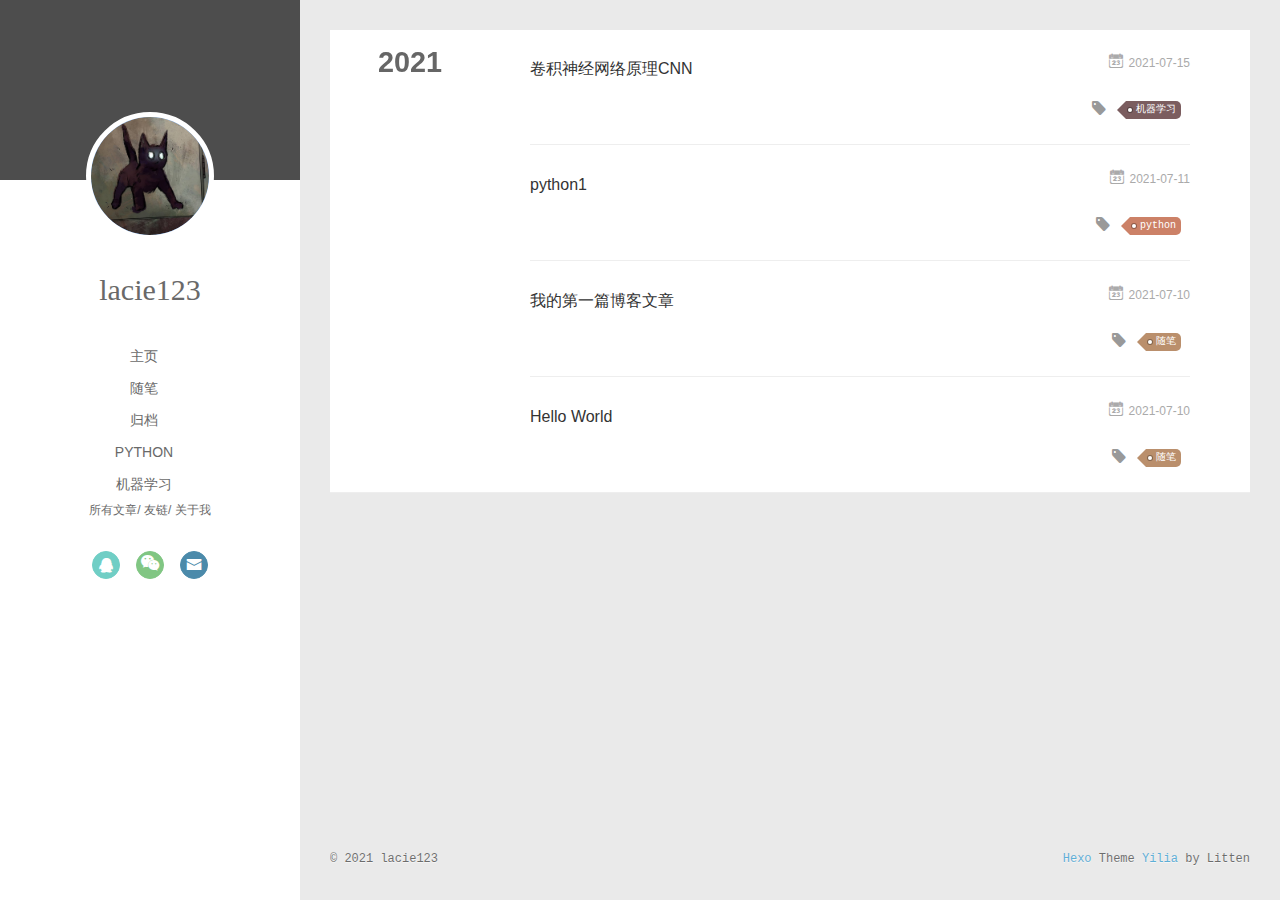
<file: archives/index.html>
<!DOCTYPE html>
<html>
<head>
  <meta charset="utf-8">
  
  <meta name="renderer" content="webkit">
  <meta http-equiv="X-UA-Compatible" content="IE=edge" >
  <link rel="dns-prefetch" href="http://example.com">
  <title>Archives | Hexo</title>
  <meta name="viewport" content="width=device-width, initial-scale=1, maximum-scale=1">
  <meta property="og:type" content="website">
<meta property="og:title" content="Hexo">
<meta property="og:url" content="http://example.com/archives/index.html">
<meta property="og:site_name" content="Hexo">
<meta property="og:locale" content="en_US">
<meta property="article:author" content="lacie123">
<meta name="twitter:card" content="summary">
  
    <link rel="alternative" href="/atom.xml" title="Hexo" type="application/atom+xml">
  
  
    <link rel="icon" href="/favicon.png">
  
  <link rel="stylesheet" type="text/css" href="/./main.0cf68a.css">
  <style type="text/css">
  
    #container.show {
      background: linear-gradient(200deg,#a0cfe4,#e8c37e);
    }
  </style>
  

  

<meta name="generator" content="Hexo 5.4.0"></head>

<body>
  <div id="container" q-class="show:isCtnShow">
    <canvas id="anm-canvas" class="anm-canvas"></canvas>
    <div class="left-col" q-class="show:isShow">
      
<div class="overlay" style="background: #4d4d4d"></div>
<div class="intrude-less">
	<header id="header" class="inner">
		<a href="/" class="profilepic">
			<img src="/assets/tou.png" class="js-avatar">
		</a>
		<hgroup>
		  <h1 class="header-author"><a href="/">lacie123</a></h1>
		</hgroup>
		

		<nav class="header-menu">
			<ul>
			
				<li><a href="/">主页</a></li>
	        
				<li><a href="/tags/%E9%9A%8F%E7%AC%94/">随笔</a></li>
	        
				<li><a href="/archives/index.html">归档</a></li>
	        
				<li><a href="/tags/python/">python</a></li>
	        
				<li><a href="/tags/%E6%9C%BA%E5%99%A8%E5%AD%A6%E4%B9%A0/">机器学习</a></li>
	        
			</ul>
		</nav>
		<nav class="header-smart-menu">
    		
    			
    			<a q-on="click: openSlider(e, 'innerArchive')" href="javascript:void(0)">所有文章</a>
    			
            
    			
    			<a q-on="click: openSlider(e, 'friends')" href="javascript:void(0)">友链</a>
    			
            
    			
    			<a q-on="click: openSlider(e, 'aboutme')" href="javascript:void(0)">关于我</a>
    			
            
		</nav>
		<nav class="header-nav">
			<div class="social">
				
					<a class="qq" target="_blank" href="/assets/qq.png" title="qq"><i class="icon-qq"></i></a>
		        
					<a class="weixin" target="_blank" href="/assets/weixin.png" title="weixin"><i class="icon-weixin"></i></a>
		        
					<a class="mail" target="_blank" href="mailto:1924725000@qq.com" title="mail"><i class="icon-mail"></i></a>
		        
			</div>
		</nav>
	</header>		
</div>

    </div>
    <div class="mid-col" q-class="show:isShow,hide:isShow|isFalse">
      
<nav id="mobile-nav">
  	<div class="overlay js-overlay" style="background: #4d4d4d"></div>
	<div class="btnctn js-mobile-btnctn">
  		<div class="slider-trigger list" q-on="click: openSlider(e)"><i class="icon icon-sort"></i></div>
	</div>
	<div class="intrude-less">
		<header id="header" class="inner">
			<div class="profilepic">
				<img src="/assets/tou.png" class="js-avatar">
			</div>
			<hgroup>
			  <h1 class="header-author js-header-author">lacie123</h1>
			</hgroup>
			
			
			
				
			
				
			
				
			
				
			
				
			
			
			
			<nav class="header-nav">
				<div class="social">
					
						<a class="qq" target="_blank" href="/assets/qq.png" title="qq"><i class="icon-qq"></i></a>
			        
						<a class="weixin" target="_blank" href="/assets/weixin.png" title="weixin"><i class="icon-weixin"></i></a>
			        
						<a class="mail" target="_blank" href="mailto:1924725000@qq.com" title="mail"><i class="icon-mail"></i></a>
			        
				</div>
			</nav>

			<nav class="header-menu js-header-menu">
				<ul style="width: 70%">
				
				
					<li style="width: 20%"><a href="/">主页</a></li>
		        
					<li style="width: 20%"><a href="/tags/%E9%9A%8F%E7%AC%94/">随笔</a></li>
		        
					<li style="width: 20%"><a href="/archives/index.html">归档</a></li>
		        
					<li style="width: 20%"><a href="/tags/python/">python</a></li>
		        
					<li style="width: 20%"><a href="/tags/%E6%9C%BA%E5%99%A8%E5%AD%A6%E4%B9%A0/">机器学习</a></li>
		        
				</ul>
			</nav>
		</header>				
	</div>
	<div class="mobile-mask" style="display:none" q-show="isShow"></div>
</nav>

      <div id="wrapper" class="body-wrap">
        <div class="menu-l">
          <div class="canvas-wrap">
            <canvas data-colors="#eaeaea" data-sectionHeight="100" data-contentId="js-content" id="myCanvas1" class="anm-canvas"></canvas>
          </div>
          <div id="js-content" class="content-ll">
            
  
  
    
    
      
      
      <section class="archives-wrap">
        <div class="archive-year-wrap">
          <a href="/archives/2021" class="archive-year">2021</a>
        </div>
        <div class="archives">
    
    <article class="archive-article archive-type-post">
  <div class="archive-article-inner">
    <header class="archive-article-header">
      	<div class="article-meta">
	      	<a href="/2021/07/15/%E5%8D%B7%E7%A7%AF%E7%A5%9E%E7%BB%8F%E7%BD%91%E7%BB%9C%E5%8E%9F%E7%90%86CNN/" class="archive-article-date">
  	<time datetime="2021-07-15T08:27:45.000Z" itemprop="datePublished"><i class="icon-calendar icon"></i>2021-07-15</time>
</a>
        </div>
    	 
  
    <h1 itemprop="name">
      <a class="archive-article-title" href="/2021/07/15/%E5%8D%B7%E7%A7%AF%E7%A5%9E%E7%BB%8F%E7%BD%91%E7%BB%9C%E5%8E%9F%E7%90%86CNN/">卷积神经网络原理CNN</a>
    </h1>
  

        <div class="article-info info-on-right">
          
	<div class="article-tag tagcloud">
		<i class="icon-price-tags icon"></i>
		<ul class="article-tag-list">
			 
        		<li class="article-tag-list-item">
        			<a href="javascript:void(0)" class="js-tag article-tag-list-link color5">机器学习</a>
        		</li>
      		
		</ul>
	</div>

          

        </div>
        <div class="clearfix"></div>
    </header>
  </div>
</article>
  
    
    
    <article class="archive-article archive-type-post">
  <div class="archive-article-inner">
    <header class="archive-article-header">
      	<div class="article-meta">
	      	<a href="/2021/07/11/python1/" class="archive-article-date">
  	<time datetime="2021-07-11T06:18:03.000Z" itemprop="datePublished"><i class="icon-calendar icon"></i>2021-07-11</time>
</a>
        </div>
    	 
  
    <h1 itemprop="name">
      <a class="archive-article-title" href="/2021/07/11/python1/">python1</a>
    </h1>
  

        <div class="article-info info-on-right">
          
	<div class="article-tag tagcloud">
		<i class="icon-price-tags icon"></i>
		<ul class="article-tag-list">
			 
        		<li class="article-tag-list-item">
        			<a href="javascript:void(0)" class="js-tag article-tag-list-link color2">python</a>
        		</li>
      		
		</ul>
	</div>

          

        </div>
        <div class="clearfix"></div>
    </header>
  </div>
</article>
  
    
    
    <article class="archive-article archive-type-post">
  <div class="archive-article-inner">
    <header class="archive-article-header">
      	<div class="article-meta">
	      	<a href="/2021/07/10/%E6%88%91%E7%9A%84%E7%AC%AC%E4%B8%80%E7%AF%87%E5%8D%9A%E5%AE%A2%E6%96%87%E7%AB%A0/" class="archive-article-date">
  	<time datetime="2021-07-10T07:37:39.000Z" itemprop="datePublished"><i class="icon-calendar icon"></i>2021-07-10</time>
</a>
        </div>
    	 
  
    <h1 itemprop="name">
      <a class="archive-article-title" href="/2021/07/10/%E6%88%91%E7%9A%84%E7%AC%AC%E4%B8%80%E7%AF%87%E5%8D%9A%E5%AE%A2%E6%96%87%E7%AB%A0/">我的第一篇博客文章</a>
    </h1>
  

        <div class="article-info info-on-right">
          
	<div class="article-tag tagcloud">
		<i class="icon-price-tags icon"></i>
		<ul class="article-tag-list">
			 
        		<li class="article-tag-list-item">
        			<a href="javascript:void(0)" class="js-tag article-tag-list-link color3">随笔</a>
        		</li>
      		
		</ul>
	</div>

          

        </div>
        <div class="clearfix"></div>
    </header>
  </div>
</article>
  
    
    
    <article class="archive-article archive-type-post">
  <div class="archive-article-inner">
    <header class="archive-article-header">
      	<div class="article-meta">
	      	<a href="/2021/07/10/hello-world/" class="archive-article-date">
  	<time datetime="2021-07-10T05:34:14.593Z" itemprop="datePublished"><i class="icon-calendar icon"></i>2021-07-10</time>
</a>
        </div>
    	 
  
    <h1 itemprop="name">
      <a class="archive-article-title" href="/2021/07/10/hello-world/">Hello World</a>
    </h1>
  

        <div class="article-info info-on-right">
          
	<div class="article-tag tagcloud">
		<i class="icon-price-tags icon"></i>
		<ul class="article-tag-list">
			 
        		<li class="article-tag-list-item">
        			<a href="javascript:void(0)" class="js-tag article-tag-list-link color3">随笔</a>
        		</li>
      		
		</ul>
	</div>

          

        </div>
        <div class="clearfix"></div>
    </header>
  </div>
</article>
  
  
    </div></section>
  

    


          </div>
        </div>
      </div>
      <footer id="footer">
  <div class="outer">
    <div id="footer-info">
    	<div class="footer-left">
    		&copy; 2021 lacie123
    	</div>
      	<div class="footer-right">
      		<a href="http://hexo.io/" target="_blank">Hexo</a>  Theme <a href="https://github.com/litten/hexo-theme-yilia" target="_blank">Yilia</a> by Litten
      	</div>
    </div>
  </div>
</footer>
    </div>
    <script>
	var yiliaConfig = {
		mathjax: false,
		isHome: false,
		isPost: false,
		isArchive: true,
		isTag: false,
		isCategory: false,
		open_in_new: false,
		toc_hide_index: true,
		root: "/",
		innerArchive: true,
		showTags: false
	}
</script>

<script>!function(t){function n(e){if(r[e])return r[e].exports;var i=r[e]={exports:{},id:e,loaded:!1};return t[e].call(i.exports,i,i.exports,n),i.loaded=!0,i.exports}var r={};n.m=t,n.c=r,n.p="./",n(0)}([function(t,n,r){r(195),t.exports=r(191)},function(t,n,r){var e=r(3),i=r(52),o=r(27),u=r(28),c=r(53),f="prototype",a=function(t,n,r){var s,l,h,v,p=t&a.F,d=t&a.G,y=t&a.S,g=t&a.P,b=t&a.B,m=d?e:y?e[n]||(e[n]={}):(e[n]||{})[f],x=d?i:i[n]||(i[n]={}),w=x[f]||(x[f]={});d&&(r=n);for(s in r)l=!p&&m&&void 0!==m[s],h=(l?m:r)[s],v=b&&l?c(h,e):g&&"function"==typeof h?c(Function.call,h):h,m&&u(m,s,h,t&a.U),x[s]!=h&&o(x,s,v),g&&w[s]!=h&&(w[s]=h)};e.core=i,a.F=1,a.G=2,a.S=4,a.P=8,a.B=16,a.W=32,a.U=64,a.R=128,t.exports=a},function(t,n,r){var e=r(6);t.exports=function(t){if(!e(t))throw TypeError(t+" is not an object!");return t}},function(t,n){var r=t.exports="undefined"!=typeof window&&window.Math==Math?window:"undefined"!=typeof self&&self.Math==Math?self:Function("return this")();"number"==typeof __g&&(__g=r)},function(t,n){t.exports=function(t){try{return!!t()}catch(t){return!0}}},function(t,n){var r=t.exports="undefined"!=typeof window&&window.Math==Math?window:"undefined"!=typeof self&&self.Math==Math?self:Function("return this")();"number"==typeof __g&&(__g=r)},function(t,n){t.exports=function(t){return"object"==typeof t?null!==t:"function"==typeof t}},function(t,n,r){var e=r(126)("wks"),i=r(76),o=r(3).Symbol,u="function"==typeof o;(t.exports=function(t){return e[t]||(e[t]=u&&o[t]||(u?o:i)("Symbol."+t))}).store=e},function(t,n){var r={}.hasOwnProperty;t.exports=function(t,n){return r.call(t,n)}},function(t,n,r){var e=r(94),i=r(33);t.exports=function(t){return e(i(t))}},function(t,n,r){t.exports=!r(4)(function(){return 7!=Object.defineProperty({},"a",{get:function(){return 7}}).a})},function(t,n,r){var e=r(2),i=r(167),o=r(50),u=Object.defineProperty;n.f=r(10)?Object.defineProperty:function(t,n,r){if(e(t),n=o(n,!0),e(r),i)try{return u(t,n,r)}catch(t){}if("get"in r||"set"in r)throw TypeError("Accessors not supported!");return"value"in r&&(t[n]=r.value),t}},function(t,n,r){t.exports=!r(18)(function(){return 7!=Object.defineProperty({},"a",{get:function(){return 7}}).a})},function(t,n,r){var e=r(14),i=r(22);t.exports=r(12)?function(t,n,r){return e.f(t,n,i(1,r))}:function(t,n,r){return t[n]=r,t}},function(t,n,r){var e=r(20),i=r(58),o=r(42),u=Object.defineProperty;n.f=r(12)?Object.defineProperty:function(t,n,r){if(e(t),n=o(n,!0),e(r),i)try{return u(t,n,r)}catch(t){}if("get"in r||"set"in r)throw TypeError("Accessors not supported!");return"value"in r&&(t[n]=r.value),t}},function(t,n,r){var e=r(40)("wks"),i=r(23),o=r(5).Symbol,u="function"==typeof o;(t.exports=function(t){return e[t]||(e[t]=u&&o[t]||(u?o:i)("Symbol."+t))}).store=e},function(t,n,r){var e=r(67),i=Math.min;t.exports=function(t){return t>0?i(e(t),9007199254740991):0}},function(t,n,r){var e=r(46);t.exports=function(t){return Object(e(t))}},function(t,n){t.exports=function(t){try{return!!t()}catch(t){return!0}}},function(t,n,r){var e=r(63),i=r(34);t.exports=Object.keys||function(t){return e(t,i)}},function(t,n,r){var e=r(21);t.exports=function(t){if(!e(t))throw TypeError(t+" is not an object!");return t}},function(t,n){t.exports=function(t){return"object"==typeof t?null!==t:"function"==typeof t}},function(t,n){t.exports=function(t,n){return{enumerable:!(1&t),configurable:!(2&t),writable:!(4&t),value:n}}},function(t,n){var r=0,e=Math.random();t.exports=function(t){return"Symbol(".concat(void 0===t?"":t,")_",(++r+e).toString(36))}},function(t,n){var r={}.hasOwnProperty;t.exports=function(t,n){return r.call(t,n)}},function(t,n){var r=t.exports={version:"2.4.0"};"number"==typeof __e&&(__e=r)},function(t,n){t.exports=function(t){if("function"!=typeof t)throw TypeError(t+" is not a function!");return t}},function(t,n,r){var e=r(11),i=r(66);t.exports=r(10)?function(t,n,r){return e.f(t,n,i(1,r))}:function(t,n,r){return t[n]=r,t}},function(t,n,r){var e=r(3),i=r(27),o=r(24),u=r(76)("src"),c="toString",f=Function[c],a=(""+f).split(c);r(52).inspectSource=function(t){return f.call(t)},(t.exports=function(t,n,r,c){var f="function"==typeof r;f&&(o(r,"name")||i(r,"name",n)),t[n]!==r&&(f&&(o(r,u)||i(r,u,t[n]?""+t[n]:a.join(String(n)))),t===e?t[n]=r:c?t[n]?t[n]=r:i(t,n,r):(delete t[n],i(t,n,r)))})(Function.prototype,c,function(){return"function"==typeof this&&this[u]||f.call(this)})},function(t,n,r){var e=r(1),i=r(4),o=r(46),u=function(t,n,r,e){var i=String(o(t)),u="<"+n;return""!==r&&(u+=" "+r+'="'+String(e).replace(/"/g,"&quot;")+'"'),u+">"+i+"</"+n+">"};t.exports=function(t,n){var r={};r[t]=n(u),e(e.P+e.F*i(function(){var n=""[t]('"');return n!==n.toLowerCase()||n.split('"').length>3}),"String",r)}},function(t,n,r){var e=r(115),i=r(46);t.exports=function(t){return e(i(t))}},function(t,n,r){var e=r(116),i=r(66),o=r(30),u=r(50),c=r(24),f=r(167),a=Object.getOwnPropertyDescriptor;n.f=r(10)?a:function(t,n){if(t=o(t),n=u(n,!0),f)try{return a(t,n)}catch(t){}if(c(t,n))return i(!e.f.call(t,n),t[n])}},function(t,n,r){var e=r(24),i=r(17),o=r(145)("IE_PROTO"),u=Object.prototype;t.exports=Object.getPrototypeOf||function(t){return t=i(t),e(t,o)?t[o]:"function"==typeof t.constructor&&t instanceof t.constructor?t.constructor.prototype:t instanceof Object?u:null}},function(t,n){t.exports=function(t){if(void 0==t)throw TypeError("Can't call method on  "+t);return t}},function(t,n){t.exports="constructor,hasOwnProperty,isPrototypeOf,propertyIsEnumerable,toLocaleString,toString,valueOf".split(",")},function(t,n){t.exports={}},function(t,n){t.exports=!0},function(t,n){n.f={}.propertyIsEnumerable},function(t,n,r){var e=r(14).f,i=r(8),o=r(15)("toStringTag");t.exports=function(t,n,r){t&&!i(t=r?t:t.prototype,o)&&e(t,o,{configurable:!0,value:n})}},function(t,n,r){var e=r(40)("keys"),i=r(23);t.exports=function(t){return e[t]||(e[t]=i(t))}},function(t,n,r){var e=r(5),i="__core-js_shared__",o=e[i]||(e[i]={});t.exports=function(t){return o[t]||(o[t]={})}},function(t,n){var r=Math.ceil,e=Math.floor;t.exports=function(t){return isNaN(t=+t)?0:(t>0?e:r)(t)}},function(t,n,r){var e=r(21);t.exports=function(t,n){if(!e(t))return t;var r,i;if(n&&"function"==typeof(r=t.toString)&&!e(i=r.call(t)))return i;if("function"==typeof(r=t.valueOf)&&!e(i=r.call(t)))return i;if(!n&&"function"==typeof(r=t.toString)&&!e(i=r.call(t)))return i;throw TypeError("Can't convert object to primitive value")}},function(t,n,r){var e=r(5),i=r(25),o=r(36),u=r(44),c=r(14).f;t.exports=function(t){var n=i.Symbol||(i.Symbol=o?{}:e.Symbol||{});"_"==t.charAt(0)||t in n||c(n,t,{value:u.f(t)})}},function(t,n,r){n.f=r(15)},function(t,n){var r={}.toString;t.exports=function(t){return r.call(t).slice(8,-1)}},function(t,n){t.exports=function(t){if(void 0==t)throw TypeError("Can't call method on  "+t);return t}},function(t,n,r){var e=r(4);t.exports=function(t,n){return!!t&&e(function(){n?t.call(null,function(){},1):t.call(null)})}},function(t,n,r){var e=r(53),i=r(115),o=r(17),u=r(16),c=r(203);t.exports=function(t,n){var r=1==t,f=2==t,a=3==t,s=4==t,l=6==t,h=5==t||l,v=n||c;return function(n,c,p){for(var d,y,g=o(n),b=i(g),m=e(c,p,3),x=u(b.length),w=0,S=r?v(n,x):f?v(n,0):void 0;x>w;w++)if((h||w in b)&&(d=b[w],y=m(d,w,g),t))if(r)S[w]=y;else if(y)switch(t){case 3:return!0;case 5:return d;case 6:return w;case 2:S.push(d)}else if(s)return!1;return l?-1:a||s?s:S}}},function(t,n,r){var e=r(1),i=r(52),o=r(4);t.exports=function(t,n){var r=(i.Object||{})[t]||Object[t],u={};u[t]=n(r),e(e.S+e.F*o(function(){r(1)}),"Object",u)}},function(t,n,r){var e=r(6);t.exports=function(t,n){if(!e(t))return t;var r,i;if(n&&"function"==typeof(r=t.toString)&&!e(i=r.call(t)))return i;if("function"==typeof(r=t.valueOf)&&!e(i=r.call(t)))return i;if(!n&&"function"==typeof(r=t.toString)&&!e(i=r.call(t)))return i;throw TypeError("Can't convert object to primitive value")}},function(t,n,r){var e=r(5),i=r(25),o=r(91),u=r(13),c="prototype",f=function(t,n,r){var a,s,l,h=t&f.F,v=t&f.G,p=t&f.S,d=t&f.P,y=t&f.B,g=t&f.W,b=v?i:i[n]||(i[n]={}),m=b[c],x=v?e:p?e[n]:(e[n]||{})[c];v&&(r=n);for(a in r)(s=!h&&x&&void 0!==x[a])&&a in b||(l=s?x[a]:r[a],b[a]=v&&"function"!=typeof x[a]?r[a]:y&&s?o(l,e):g&&x[a]==l?function(t){var n=function(n,r,e){if(this instanceof t){switch(arguments.length){case 0:return new t;case 1:return new t(n);case 2:return new t(n,r)}return new t(n,r,e)}return t.apply(this,arguments)};return n[c]=t[c],n}(l):d&&"function"==typeof l?o(Function.call,l):l,d&&((b.virtual||(b.virtual={}))[a]=l,t&f.R&&m&&!m[a]&&u(m,a,l)))};f.F=1,f.G=2,f.S=4,f.P=8,f.B=16,f.W=32,f.U=64,f.R=128,t.exports=f},function(t,n){var r=t.exports={version:"2.4.0"};"number"==typeof __e&&(__e=r)},function(t,n,r){var e=r(26);t.exports=function(t,n,r){if(e(t),void 0===n)return t;switch(r){case 1:return function(r){return t.call(n,r)};case 2:return function(r,e){return t.call(n,r,e)};case 3:return function(r,e,i){return t.call(n,r,e,i)}}return function(){return t.apply(n,arguments)}}},function(t,n,r){var e=r(183),i=r(1),o=r(126)("metadata"),u=o.store||(o.store=new(r(186))),c=function(t,n,r){var i=u.get(t);if(!i){if(!r)return;u.set(t,i=new e)}var o=i.get(n);if(!o){if(!r)return;i.set(n,o=new e)}return o},f=function(t,n,r){var e=c(n,r,!1);return void 0!==e&&e.has(t)},a=function(t,n,r){var e=c(n,r,!1);return void 0===e?void 0:e.get(t)},s=function(t,n,r,e){c(r,e,!0).set(t,n)},l=function(t,n){var r=c(t,n,!1),e=[];return r&&r.forEach(function(t,n){e.push(n)}),e},h=function(t){return void 0===t||"symbol"==typeof t?t:String(t)},v=function(t){i(i.S,"Reflect",t)};t.exports={store:u,map:c,has:f,get:a,set:s,keys:l,key:h,exp:v}},function(t,n,r){"use strict";if(r(10)){var e=r(69),i=r(3),o=r(4),u=r(1),c=r(127),f=r(152),a=r(53),s=r(68),l=r(66),h=r(27),v=r(73),p=r(67),d=r(16),y=r(75),g=r(50),b=r(24),m=r(180),x=r(114),w=r(6),S=r(17),_=r(137),O=r(70),E=r(32),P=r(71).f,j=r(154),F=r(76),M=r(7),A=r(48),N=r(117),T=r(146),I=r(155),k=r(80),L=r(123),R=r(74),C=r(130),D=r(160),U=r(11),W=r(31),G=U.f,B=W.f,V=i.RangeError,z=i.TypeError,q=i.Uint8Array,K="ArrayBuffer",J="Shared"+K,Y="BYTES_PER_ELEMENT",H="prototype",$=Array[H],X=f.ArrayBuffer,Q=f.DataView,Z=A(0),tt=A(2),nt=A(3),rt=A(4),et=A(5),it=A(6),ot=N(!0),ut=N(!1),ct=I.values,ft=I.keys,at=I.entries,st=$.lastIndexOf,lt=$.reduce,ht=$.reduceRight,vt=$.join,pt=$.sort,dt=$.slice,yt=$.toString,gt=$.toLocaleString,bt=M("iterator"),mt=M("toStringTag"),xt=F("typed_constructor"),wt=F("def_constructor"),St=c.CONSTR,_t=c.TYPED,Ot=c.VIEW,Et="Wrong length!",Pt=A(1,function(t,n){return Tt(T(t,t[wt]),n)}),jt=o(function(){return 1===new q(new Uint16Array([1]).buffer)[0]}),Ft=!!q&&!!q[H].set&&o(function(){new q(1).set({})}),Mt=function(t,n){if(void 0===t)throw z(Et);var r=+t,e=d(t);if(n&&!m(r,e))throw V(Et);return e},At=function(t,n){var r=p(t);if(r<0||r%n)throw V("Wrong offset!");return r},Nt=function(t){if(w(t)&&_t in t)return t;throw z(t+" is not a typed array!")},Tt=function(t,n){if(!(w(t)&&xt in t))throw z("It is not a typed array constructor!");return new t(n)},It=function(t,n){return kt(T(t,t[wt]),n)},kt=function(t,n){for(var r=0,e=n.length,i=Tt(t,e);e>r;)i[r]=n[r++];return i},Lt=function(t,n,r){G(t,n,{get:function(){return this._d[r]}})},Rt=function(t){var n,r,e,i,o,u,c=S(t),f=arguments.length,s=f>1?arguments[1]:void 0,l=void 0!==s,h=j(c);if(void 0!=h&&!_(h)){for(u=h.call(c),e=[],n=0;!(o=u.next()).done;n++)e.push(o.value);c=e}for(l&&f>2&&(s=a(s,arguments[2],2)),n=0,r=d(c.length),i=Tt(this,r);r>n;n++)i[n]=l?s(c[n],n):c[n];return i},Ct=function(){for(var t=0,n=arguments.length,r=Tt(this,n);n>t;)r[t]=arguments[t++];return r},Dt=!!q&&o(function(){gt.call(new q(1))}),Ut=function(){return gt.apply(Dt?dt.call(Nt(this)):Nt(this),arguments)},Wt={copyWithin:function(t,n){return D.call(Nt(this),t,n,arguments.length>2?arguments[2]:void 0)},every:function(t){return rt(Nt(this),t,arguments.length>1?arguments[1]:void 0)},fill:function(t){return C.apply(Nt(this),arguments)},filter:function(t){return It(this,tt(Nt(this),t,arguments.length>1?arguments[1]:void 0))},find:function(t){return et(Nt(this),t,arguments.length>1?arguments[1]:void 0)},findIndex:function(t){return it(Nt(this),t,arguments.length>1?arguments[1]:void 0)},forEach:function(t){Z(Nt(this),t,arguments.length>1?arguments[1]:void 0)},indexOf:function(t){return ut(Nt(this),t,arguments.length>1?arguments[1]:void 0)},includes:function(t){return ot(Nt(this),t,arguments.length>1?arguments[1]:void 0)},join:function(t){return vt.apply(Nt(this),arguments)},lastIndexOf:function(t){return st.apply(Nt(this),arguments)},map:function(t){return Pt(Nt(this),t,arguments.length>1?arguments[1]:void 0)},reduce:function(t){return lt.apply(Nt(this),arguments)},reduceRight:function(t){return ht.apply(Nt(this),arguments)},reverse:function(){for(var t,n=this,r=Nt(n).length,e=Math.floor(r/2),i=0;i<e;)t=n[i],n[i++]=n[--r],n[r]=t;return n},some:function(t){return nt(Nt(this),t,arguments.length>1?arguments[1]:void 0)},sort:function(t){return pt.call(Nt(this),t)},subarray:function(t,n){var r=Nt(this),e=r.length,i=y(t,e);return new(T(r,r[wt]))(r.buffer,r.byteOffset+i*r.BYTES_PER_ELEMENT,d((void 0===n?e:y(n,e))-i))}},Gt=function(t,n){return It(this,dt.call(Nt(this),t,n))},Bt=function(t){Nt(this);var n=At(arguments[1],1),r=this.length,e=S(t),i=d(e.length),o=0;if(i+n>r)throw V(Et);for(;o<i;)this[n+o]=e[o++]},Vt={entries:function(){return at.call(Nt(this))},keys:function(){return ft.call(Nt(this))},values:function(){return ct.call(Nt(this))}},zt=function(t,n){return w(t)&&t[_t]&&"symbol"!=typeof n&&n in t&&String(+n)==String(n)},qt=function(t,n){return zt(t,n=g(n,!0))?l(2,t[n]):B(t,n)},Kt=function(t,n,r){return!(zt(t,n=g(n,!0))&&w(r)&&b(r,"value"))||b(r,"get")||b(r,"set")||r.configurable||b(r,"writable")&&!r.writable||b(r,"enumerable")&&!r.enumerable?G(t,n,r):(t[n]=r.value,t)};St||(W.f=qt,U.f=Kt),u(u.S+u.F*!St,"Object",{getOwnPropertyDescriptor:qt,defineProperty:Kt}),o(function(){yt.call({})})&&(yt=gt=function(){return vt.call(this)});var Jt=v({},Wt);v(Jt,Vt),h(Jt,bt,Vt.values),v(Jt,{slice:Gt,set:Bt,constructor:function(){},toString:yt,toLocaleString:Ut}),Lt(Jt,"buffer","b"),Lt(Jt,"byteOffset","o"),Lt(Jt,"byteLength","l"),Lt(Jt,"length","e"),G(Jt,mt,{get:function(){return this[_t]}}),t.exports=function(t,n,r,f){f=!!f;var a=t+(f?"Clamped":"")+"Array",l="Uint8Array"!=a,v="get"+t,p="set"+t,y=i[a],g=y||{},b=y&&E(y),m=!y||!c.ABV,S={},_=y&&y[H],j=function(t,r){var e=t._d;return e.v[v](r*n+e.o,jt)},F=function(t,r,e){var i=t._d;f&&(e=(e=Math.round(e))<0?0:e>255?255:255&e),i.v[p](r*n+i.o,e,jt)},M=function(t,n){G(t,n,{get:function(){return j(this,n)},set:function(t){return F(this,n,t)},enumerable:!0})};m?(y=r(function(t,r,e,i){s(t,y,a,"_d");var o,u,c,f,l=0,v=0;if(w(r)){if(!(r instanceof X||(f=x(r))==K||f==J))return _t in r?kt(y,r):Rt.call(y,r);o=r,v=At(e,n);var p=r.byteLength;if(void 0===i){if(p%n)throw V(Et);if((u=p-v)<0)throw V(Et)}else if((u=d(i)*n)+v>p)throw V(Et);c=u/n}else c=Mt(r,!0),u=c*n,o=new X(u);for(h(t,"_d",{b:o,o:v,l:u,e:c,v:new Q(o)});l<c;)M(t,l++)}),_=y[H]=O(Jt),h(_,"constructor",y)):L(function(t){new y(null),new y(t)},!0)||(y=r(function(t,r,e,i){s(t,y,a);var o;return w(r)?r instanceof X||(o=x(r))==K||o==J?void 0!==i?new g(r,At(e,n),i):void 0!==e?new g(r,At(e,n)):new g(r):_t in r?kt(y,r):Rt.call(y,r):new g(Mt(r,l))}),Z(b!==Function.prototype?P(g).concat(P(b)):P(g),function(t){t in y||h(y,t,g[t])}),y[H]=_,e||(_.constructor=y));var A=_[bt],N=!!A&&("values"==A.name||void 0==A.name),T=Vt.values;h(y,xt,!0),h(_,_t,a),h(_,Ot,!0),h(_,wt,y),(f?new y(1)[mt]==a:mt in _)||G(_,mt,{get:function(){return a}}),S[a]=y,u(u.G+u.W+u.F*(y!=g),S),u(u.S,a,{BYTES_PER_ELEMENT:n,from:Rt,of:Ct}),Y in _||h(_,Y,n),u(u.P,a,Wt),R(a),u(u.P+u.F*Ft,a,{set:Bt}),u(u.P+u.F*!N,a,Vt),u(u.P+u.F*(_.toString!=yt),a,{toString:yt}),u(u.P+u.F*o(function(){new y(1).slice()}),a,{slice:Gt}),u(u.P+u.F*(o(function(){return[1,2].toLocaleString()!=new y([1,2]).toLocaleString()})||!o(function(){_.toLocaleString.call([1,2])})),a,{toLocaleString:Ut}),k[a]=N?A:T,e||N||h(_,bt,T)}}else t.exports=function(){}},function(t,n){var r={}.toString;t.exports=function(t){return r.call(t).slice(8,-1)}},function(t,n,r){var e=r(21),i=r(5).document,o=e(i)&&e(i.createElement);t.exports=function(t){return o?i.createElement(t):{}}},function(t,n,r){t.exports=!r(12)&&!r(18)(function(){return 7!=Object.defineProperty(r(57)("div"),"a",{get:function(){return 7}}).a})},function(t,n,r){"use strict";var e=r(36),i=r(51),o=r(64),u=r(13),c=r(8),f=r(35),a=r(96),s=r(38),l=r(103),h=r(15)("iterator"),v=!([].keys&&"next"in[].keys()),p="keys",d="values",y=function(){return this};t.exports=function(t,n,r,g,b,m,x){a(r,n,g);var w,S,_,O=function(t){if(!v&&t in F)return F[t];switch(t){case p:case d:return function(){return new r(this,t)}}return function(){return new r(this,t)}},E=n+" Iterator",P=b==d,j=!1,F=t.prototype,M=F[h]||F["@@iterator"]||b&&F[b],A=M||O(b),N=b?P?O("entries"):A:void 0,T="Array"==n?F.entries||M:M;if(T&&(_=l(T.call(new t)))!==Object.prototype&&(s(_,E,!0),e||c(_,h)||u(_,h,y)),P&&M&&M.name!==d&&(j=!0,A=function(){return M.call(this)}),e&&!x||!v&&!j&&F[h]||u(F,h,A),f[n]=A,f[E]=y,b)if(w={values:P?A:O(d),keys:m?A:O(p),entries:N},x)for(S in w)S in F||o(F,S,w[S]);else i(i.P+i.F*(v||j),n,w);return w}},function(t,n,r){var e=r(20),i=r(100),o=r(34),u=r(39)("IE_PROTO"),c=function(){},f="prototype",a=function(){var t,n=r(57)("iframe"),e=o.length;for(n.style.display="none",r(93).appendChild(n),n.src="javascript:",t=n.contentWindow.document,t.open(),t.write("<script>document.F=Object<\/script>"),t.close(),a=t.F;e--;)delete a[f][o[e]];return a()};t.exports=Object.create||function(t,n){var r;return null!==t?(c[f]=e(t),r=new c,c[f]=null,r[u]=t):r=a(),void 0===n?r:i(r,n)}},function(t,n,r){var e=r(63),i=r(34).concat("length","prototype");n.f=Object.getOwnPropertyNames||function(t){return e(t,i)}},function(t,n){n.f=Object.getOwnPropertySymbols},function(t,n,r){var e=r(8),i=r(9),o=r(90)(!1),u=r(39)("IE_PROTO");t.exports=function(t,n){var r,c=i(t),f=0,a=[];for(r in c)r!=u&&e(c,r)&&a.push(r);for(;n.length>f;)e(c,r=n[f++])&&(~o(a,r)||a.push(r));return a}},function(t,n,r){t.exports=r(13)},function(t,n,r){var e=r(76)("meta"),i=r(6),o=r(24),u=r(11).f,c=0,f=Object.isExtensible||function(){return!0},a=!r(4)(function(){return f(Object.preventExtensions({}))}),s=function(t){u(t,e,{value:{i:"O"+ ++c,w:{}}})},l=function(t,n){if(!i(t))return"symbol"==typeof t?t:("string"==typeof t?"S":"P")+t;if(!o(t,e)){if(!f(t))return"F";if(!n)return"E";s(t)}return t[e].i},h=function(t,n){if(!o(t,e)){if(!f(t))return!0;if(!n)return!1;s(t)}return t[e].w},v=function(t){return a&&p.NEED&&f(t)&&!o(t,e)&&s(t),t},p=t.exports={KEY:e,NEED:!1,fastKey:l,getWeak:h,onFreeze:v}},function(t,n){t.exports=function(t,n){return{enumerable:!(1&t),configurable:!(2&t),writable:!(4&t),value:n}}},function(t,n){var r=Math.ceil,e=Math.floor;t.exports=function(t){return isNaN(t=+t)?0:(t>0?e:r)(t)}},function(t,n){t.exports=function(t,n,r,e){if(!(t instanceof n)||void 0!==e&&e in t)throw TypeError(r+": incorrect invocation!");return t}},function(t,n){t.exports=!1},function(t,n,r){var e=r(2),i=r(173),o=r(133),u=r(145)("IE_PROTO"),c=function(){},f="prototype",a=function(){var t,n=r(132)("iframe"),e=o.length;for(n.style.display="none",r(135).appendChild(n),n.src="javascript:",t=n.contentWindow.document,t.open(),t.write("<script>document.F=Object<\/script>"),t.close(),a=t.F;e--;)delete a[f][o[e]];return a()};t.exports=Object.create||function(t,n){var r;return null!==t?(c[f]=e(t),r=new c,c[f]=null,r[u]=t):r=a(),void 0===n?r:i(r,n)}},function(t,n,r){var e=r(175),i=r(133).concat("length","prototype");n.f=Object.getOwnPropertyNames||function(t){return e(t,i)}},function(t,n,r){var e=r(175),i=r(133);t.exports=Object.keys||function(t){return e(t,i)}},function(t,n,r){var e=r(28);t.exports=function(t,n,r){for(var i in n)e(t,i,n[i],r);return t}},function(t,n,r){"use strict";var e=r(3),i=r(11),o=r(10),u=r(7)("species");t.exports=function(t){var n=e[t];o&&n&&!n[u]&&i.f(n,u,{configurable:!0,get:function(){return this}})}},function(t,n,r){var e=r(67),i=Math.max,o=Math.min;t.exports=function(t,n){return t=e(t),t<0?i(t+n,0):o(t,n)}},function(t,n){var r=0,e=Math.random();t.exports=function(t){return"Symbol(".concat(void 0===t?"":t,")_",(++r+e).toString(36))}},function(t,n,r){var e=r(33);t.exports=function(t){return Object(e(t))}},function(t,n,r){var e=r(7)("unscopables"),i=Array.prototype;void 0==i[e]&&r(27)(i,e,{}),t.exports=function(t){i[e][t]=!0}},function(t,n,r){var e=r(53),i=r(169),o=r(137),u=r(2),c=r(16),f=r(154),a={},s={},n=t.exports=function(t,n,r,l,h){var v,p,d,y,g=h?function(){return t}:f(t),b=e(r,l,n?2:1),m=0;if("function"!=typeof g)throw TypeError(t+" is not iterable!");if(o(g)){for(v=c(t.length);v>m;m++)if((y=n?b(u(p=t[m])[0],p[1]):b(t[m]))===a||y===s)return y}else for(d=g.call(t);!(p=d.next()).done;)if((y=i(d,b,p.value,n))===a||y===s)return y};n.BREAK=a,n.RETURN=s},function(t,n){t.exports={}},function(t,n,r){var e=r(11).f,i=r(24),o=r(7)("toStringTag");t.exports=function(t,n,r){t&&!i(t=r?t:t.prototype,o)&&e(t,o,{configurable:!0,value:n})}},function(t,n,r){var e=r(1),i=r(46),o=r(4),u=r(150),c="["+u+"]",f="​",a=RegExp("^"+c+c+"*"),s=RegExp(c+c+"*$"),l=function(t,n,r){var i={},c=o(function(){return!!u[t]()||f[t]()!=f}),a=i[t]=c?n(h):u[t];r&&(i[r]=a),e(e.P+e.F*c,"String",i)},h=l.trim=function(t,n){return t=String(i(t)),1&n&&(t=t.replace(a,"")),2&n&&(t=t.replace(s,"")),t};t.exports=l},function(t,n,r){t.exports={default:r(86),__esModule:!0}},function(t,n,r){t.exports={default:r(87),__esModule:!0}},function(t,n,r){"use strict";function e(t){return t&&t.__esModule?t:{default:t}}n.__esModule=!0;var i=r(84),o=e(i),u=r(83),c=e(u),f="function"==typeof c.default&&"symbol"==typeof o.default?function(t){return typeof t}:function(t){return t&&"function"==typeof c.default&&t.constructor===c.default&&t!==c.default.prototype?"symbol":typeof t};n.default="function"==typeof c.default&&"symbol"===f(o.default)?function(t){return void 0===t?"undefined":f(t)}:function(t){return t&&"function"==typeof c.default&&t.constructor===c.default&&t!==c.default.prototype?"symbol":void 0===t?"undefined":f(t)}},function(t,n,r){r(110),r(108),r(111),r(112),t.exports=r(25).Symbol},function(t,n,r){r(109),r(113),t.exports=r(44).f("iterator")},function(t,n){t.exports=function(t){if("function"!=typeof t)throw TypeError(t+" is not a function!");return t}},function(t,n){t.exports=function(){}},function(t,n,r){var e=r(9),i=r(106),o=r(105);t.exports=function(t){return function(n,r,u){var c,f=e(n),a=i(f.length),s=o(u,a);if(t&&r!=r){for(;a>s;)if((c=f[s++])!=c)return!0}else for(;a>s;s++)if((t||s in f)&&f[s]===r)return t||s||0;return!t&&-1}}},function(t,n,r){var e=r(88);t.exports=function(t,n,r){if(e(t),void 0===n)return t;switch(r){case 1:return function(r){return t.call(n,r)};case 2:return function(r,e){return t.call(n,r,e)};case 3:return function(r,e,i){return t.call(n,r,e,i)}}return function(){return t.apply(n,arguments)}}},function(t,n,r){var e=r(19),i=r(62),o=r(37);t.exports=function(t){var n=e(t),r=i.f;if(r)for(var u,c=r(t),f=o.f,a=0;c.length>a;)f.call(t,u=c[a++])&&n.push(u);return n}},function(t,n,r){t.exports=r(5).document&&document.documentElement},function(t,n,r){var e=r(56);t.exports=Object("z").propertyIsEnumerable(0)?Object:function(t){return"String"==e(t)?t.split(""):Object(t)}},function(t,n,r){var e=r(56);t.exports=Array.isArray||function(t){return"Array"==e(t)}},function(t,n,r){"use strict";var e=r(60),i=r(22),o=r(38),u={};r(13)(u,r(15)("iterator"),function(){return this}),t.exports=function(t,n,r){t.prototype=e(u,{next:i(1,r)}),o(t,n+" Iterator")}},function(t,n){t.exports=function(t,n){return{value:n,done:!!t}}},function(t,n,r){var e=r(19),i=r(9);t.exports=function(t,n){for(var r,o=i(t),u=e(o),c=u.length,f=0;c>f;)if(o[r=u[f++]]===n)return r}},function(t,n,r){var e=r(23)("meta"),i=r(21),o=r(8),u=r(14).f,c=0,f=Object.isExtensible||function(){return!0},a=!r(18)(function(){return f(Object.preventExtensions({}))}),s=function(t){u(t,e,{value:{i:"O"+ ++c,w:{}}})},l=function(t,n){if(!i(t))return"symbol"==typeof t?t:("string"==typeof t?"S":"P")+t;if(!o(t,e)){if(!f(t))return"F";if(!n)return"E";s(t)}return t[e].i},h=function(t,n){if(!o(t,e)){if(!f(t))return!0;if(!n)return!1;s(t)}return t[e].w},v=function(t){return a&&p.NEED&&f(t)&&!o(t,e)&&s(t),t},p=t.exports={KEY:e,NEED:!1,fastKey:l,getWeak:h,onFreeze:v}},function(t,n,r){var e=r(14),i=r(20),o=r(19);t.exports=r(12)?Object.defineProperties:function(t,n){i(t);for(var r,u=o(n),c=u.length,f=0;c>f;)e.f(t,r=u[f++],n[r]);return t}},function(t,n,r){var e=r(37),i=r(22),o=r(9),u=r(42),c=r(8),f=r(58),a=Object.getOwnPropertyDescriptor;n.f=r(12)?a:function(t,n){if(t=o(t),n=u(n,!0),f)try{return a(t,n)}catch(t){}if(c(t,n))return i(!e.f.call(t,n),t[n])}},function(t,n,r){var e=r(9),i=r(61).f,o={}.toString,u="object"==typeof window&&window&&Object.getOwnPropertyNames?Object.getOwnPropertyNames(window):[],c=function(t){try{return i(t)}catch(t){return u.slice()}};t.exports.f=function(t){return u&&"[object Window]"==o.call(t)?c(t):i(e(t))}},function(t,n,r){var e=r(8),i=r(77),o=r(39)("IE_PROTO"),u=Object.prototype;t.exports=Object.getPrototypeOf||function(t){return t=i(t),e(t,o)?t[o]:"function"==typeof t.constructor&&t instanceof t.constructor?t.constructor.prototype:t instanceof Object?u:null}},function(t,n,r){var e=r(41),i=r(33);t.exports=function(t){return function(n,r){var o,u,c=String(i(n)),f=e(r),a=c.length;return f<0||f>=a?t?"":void 0:(o=c.charCodeAt(f),o<55296||o>56319||f+1===a||(u=c.charCodeAt(f+1))<56320||u>57343?t?c.charAt(f):o:t?c.slice(f,f+2):u-56320+(o-55296<<10)+65536)}}},function(t,n,r){var e=r(41),i=Math.max,o=Math.min;t.exports=function(t,n){return t=e(t),t<0?i(t+n,0):o(t,n)}},function(t,n,r){var e=r(41),i=Math.min;t.exports=function(t){return t>0?i(e(t),9007199254740991):0}},function(t,n,r){"use strict";var e=r(89),i=r(97),o=r(35),u=r(9);t.exports=r(59)(Array,"Array",function(t,n){this._t=u(t),this._i=0,this._k=n},function(){var t=this._t,n=this._k,r=this._i++;return!t||r>=t.length?(this._t=void 0,i(1)):"keys"==n?i(0,r):"values"==n?i(0,t[r]):i(0,[r,t[r]])},"values"),o.Arguments=o.Array,e("keys"),e("values"),e("entries")},function(t,n){},function(t,n,r){"use strict";var e=r(104)(!0);r(59)(String,"String",function(t){this._t=String(t),this._i=0},function(){var t,n=this._t,r=this._i;return r>=n.length?{value:void 0,done:!0}:(t=e(n,r),this._i+=t.length,{value:t,done:!1})})},function(t,n,r){"use strict";var e=r(5),i=r(8),o=r(12),u=r(51),c=r(64),f=r(99).KEY,a=r(18),s=r(40),l=r(38),h=r(23),v=r(15),p=r(44),d=r(43),y=r(98),g=r(92),b=r(95),m=r(20),x=r(9),w=r(42),S=r(22),_=r(60),O=r(102),E=r(101),P=r(14),j=r(19),F=E.f,M=P.f,A=O.f,N=e.Symbol,T=e.JSON,I=T&&T.stringify,k="prototype",L=v("_hidden"),R=v("toPrimitive"),C={}.propertyIsEnumerable,D=s("symbol-registry"),U=s("symbols"),W=s("op-symbols"),G=Object[k],B="function"==typeof N,V=e.QObject,z=!V||!V[k]||!V[k].findChild,q=o&&a(function(){return 7!=_(M({},"a",{get:function(){return M(this,"a",{value:7}).a}})).a})?function(t,n,r){var e=F(G,n);e&&delete G[n],M(t,n,r),e&&t!==G&&M(G,n,e)}:M,K=function(t){var n=U[t]=_(N[k]);return n._k=t,n},J=B&&"symbol"==typeof N.iterator?function(t){return"symbol"==typeof t}:function(t){return t instanceof N},Y=function(t,n,r){return t===G&&Y(W,n,r),m(t),n=w(n,!0),m(r),i(U,n)?(r.enumerable?(i(t,L)&&t[L][n]&&(t[L][n]=!1),r=_(r,{enumerable:S(0,!1)})):(i(t,L)||M(t,L,S(1,{})),t[L][n]=!0),q(t,n,r)):M(t,n,r)},H=function(t,n){m(t);for(var r,e=g(n=x(n)),i=0,o=e.length;o>i;)Y(t,r=e[i++],n[r]);return t},$=function(t,n){return void 0===n?_(t):H(_(t),n)},X=function(t){var n=C.call(this,t=w(t,!0));return!(this===G&&i(U,t)&&!i(W,t))&&(!(n||!i(this,t)||!i(U,t)||i(this,L)&&this[L][t])||n)},Q=function(t,n){if(t=x(t),n=w(n,!0),t!==G||!i(U,n)||i(W,n)){var r=F(t,n);return!r||!i(U,n)||i(t,L)&&t[L][n]||(r.enumerable=!0),r}},Z=function(t){for(var n,r=A(x(t)),e=[],o=0;r.length>o;)i(U,n=r[o++])||n==L||n==f||e.push(n);return e},tt=function(t){for(var n,r=t===G,e=A(r?W:x(t)),o=[],u=0;e.length>u;)!i(U,n=e[u++])||r&&!i(G,n)||o.push(U[n]);return o};B||(N=function(){if(this instanceof N)throw TypeError("Symbol is not a constructor!");var t=h(arguments.length>0?arguments[0]:void 0),n=function(r){this===G&&n.call(W,r),i(this,L)&&i(this[L],t)&&(this[L][t]=!1),q(this,t,S(1,r))};return o&&z&&q(G,t,{configurable:!0,set:n}),K(t)},c(N[k],"toString",function(){return this._k}),E.f=Q,P.f=Y,r(61).f=O.f=Z,r(37).f=X,r(62).f=tt,o&&!r(36)&&c(G,"propertyIsEnumerable",X,!0),p.f=function(t){return K(v(t))}),u(u.G+u.W+u.F*!B,{Symbol:N});for(var nt="hasInstance,isConcatSpreadable,iterator,match,replace,search,species,split,toPrimitive,toStringTag,unscopables".split(","),rt=0;nt.length>rt;)v(nt[rt++]);for(var nt=j(v.store),rt=0;nt.length>rt;)d(nt[rt++]);u(u.S+u.F*!B,"Symbol",{for:function(t){return i(D,t+="")?D[t]:D[t]=N(t)},keyFor:function(t){if(J(t))return y(D,t);throw TypeError(t+" is not a symbol!")},useSetter:function(){z=!0},useSimple:function(){z=!1}}),u(u.S+u.F*!B,"Object",{create:$,defineProperty:Y,defineProperties:H,getOwnPropertyDescriptor:Q,getOwnPropertyNames:Z,getOwnPropertySymbols:tt}),T&&u(u.S+u.F*(!B||a(function(){var t=N();return"[null]"!=I([t])||"{}"!=I({a:t})||"{}"!=I(Object(t))})),"JSON",{stringify:function(t){if(void 0!==t&&!J(t)){for(var n,r,e=[t],i=1;arguments.length>i;)e.push(arguments[i++]);return n=e[1],"function"==typeof n&&(r=n),!r&&b(n)||(n=function(t,n){if(r&&(n=r.call(this,t,n)),!J(n))return n}),e[1]=n,I.apply(T,e)}}}),N[k][R]||r(13)(N[k],R,N[k].valueOf),l(N,"Symbol"),l(Math,"Math",!0),l(e.JSON,"JSON",!0)},function(t,n,r){r(43)("asyncIterator")},function(t,n,r){r(43)("observable")},function(t,n,r){r(107);for(var e=r(5),i=r(13),o=r(35),u=r(15)("toStringTag"),c=["NodeList","DOMTokenList","MediaList","StyleSheetList","CSSRuleList"],f=0;f<5;f++){var a=c[f],s=e[a],l=s&&s.prototype;l&&!l[u]&&i(l,u,a),o[a]=o.Array}},function(t,n,r){var e=r(45),i=r(7)("toStringTag"),o="Arguments"==e(function(){return arguments}()),u=function(t,n){try{return t[n]}catch(t){}};t.exports=function(t){var n,r,c;return void 0===t?"Undefined":null===t?"Null":"string"==typeof(r=u(n=Object(t),i))?r:o?e(n):"Object"==(c=e(n))&&"function"==typeof n.callee?"Arguments":c}},function(t,n,r){var e=r(45);t.exports=Object("z").propertyIsEnumerable(0)?Object:function(t){return"String"==e(t)?t.split(""):Object(t)}},function(t,n){n.f={}.propertyIsEnumerable},function(t,n,r){var e=r(30),i=r(16),o=r(75);t.exports=function(t){return function(n,r,u){var c,f=e(n),a=i(f.length),s=o(u,a);if(t&&r!=r){for(;a>s;)if((c=f[s++])!=c)return!0}else for(;a>s;s++)if((t||s in f)&&f[s]===r)return t||s||0;return!t&&-1}}},function(t,n,r){"use strict";var e=r(3),i=r(1),o=r(28),u=r(73),c=r(65),f=r(79),a=r(68),s=r(6),l=r(4),h=r(123),v=r(81),p=r(136);t.exports=function(t,n,r,d,y,g){var b=e[t],m=b,x=y?"set":"add",w=m&&m.prototype,S={},_=function(t){var n=w[t];o(w,t,"delete"==t?function(t){return!(g&&!s(t))&&n.call(this,0===t?0:t)}:"has"==t?function(t){return!(g&&!s(t))&&n.call(this,0===t?0:t)}:"get"==t?function(t){return g&&!s(t)?void 0:n.call(this,0===t?0:t)}:"add"==t?function(t){return n.call(this,0===t?0:t),this}:function(t,r){return n.call(this,0===t?0:t,r),this})};if("function"==typeof m&&(g||w.forEach&&!l(function(){(new m).entries().next()}))){var O=new m,E=O[x](g?{}:-0,1)!=O,P=l(function(){O.has(1)}),j=h(function(t){new m(t)}),F=!g&&l(function(){for(var t=new m,n=5;n--;)t[x](n,n);return!t.has(-0)});j||(m=n(function(n,r){a(n,m,t);var e=p(new b,n,m);return void 0!=r&&f(r,y,e[x],e),e}),m.prototype=w,w.constructor=m),(P||F)&&(_("delete"),_("has"),y&&_("get")),(F||E)&&_(x),g&&w.clear&&delete w.clear}else m=d.getConstructor(n,t,y,x),u(m.prototype,r),c.NEED=!0;return v(m,t),S[t]=m,i(i.G+i.W+i.F*(m!=b),S),g||d.setStrong(m,t,y),m}},function(t,n,r){"use strict";var e=r(27),i=r(28),o=r(4),u=r(46),c=r(7);t.exports=function(t,n,r){var f=c(t),a=r(u,f,""[t]),s=a[0],l=a[1];o(function(){var n={};return n[f]=function(){return 7},7!=""[t](n)})&&(i(String.prototype,t,s),e(RegExp.prototype,f,2==n?function(t,n){return l.call(t,this,n)}:function(t){return l.call(t,this)}))}
},function(t,n,r){"use strict";var e=r(2);t.exports=function(){var t=e(this),n="";return t.global&&(n+="g"),t.ignoreCase&&(n+="i"),t.multiline&&(n+="m"),t.unicode&&(n+="u"),t.sticky&&(n+="y"),n}},function(t,n){t.exports=function(t,n,r){var e=void 0===r;switch(n.length){case 0:return e?t():t.call(r);case 1:return e?t(n[0]):t.call(r,n[0]);case 2:return e?t(n[0],n[1]):t.call(r,n[0],n[1]);case 3:return e?t(n[0],n[1],n[2]):t.call(r,n[0],n[1],n[2]);case 4:return e?t(n[0],n[1],n[2],n[3]):t.call(r,n[0],n[1],n[2],n[3])}return t.apply(r,n)}},function(t,n,r){var e=r(6),i=r(45),o=r(7)("match");t.exports=function(t){var n;return e(t)&&(void 0!==(n=t[o])?!!n:"RegExp"==i(t))}},function(t,n,r){var e=r(7)("iterator"),i=!1;try{var o=[7][e]();o.return=function(){i=!0},Array.from(o,function(){throw 2})}catch(t){}t.exports=function(t,n){if(!n&&!i)return!1;var r=!1;try{var o=[7],u=o[e]();u.next=function(){return{done:r=!0}},o[e]=function(){return u},t(o)}catch(t){}return r}},function(t,n,r){t.exports=r(69)||!r(4)(function(){var t=Math.random();__defineSetter__.call(null,t,function(){}),delete r(3)[t]})},function(t,n){n.f=Object.getOwnPropertySymbols},function(t,n,r){var e=r(3),i="__core-js_shared__",o=e[i]||(e[i]={});t.exports=function(t){return o[t]||(o[t]={})}},function(t,n,r){for(var e,i=r(3),o=r(27),u=r(76),c=u("typed_array"),f=u("view"),a=!(!i.ArrayBuffer||!i.DataView),s=a,l=0,h="Int8Array,Uint8Array,Uint8ClampedArray,Int16Array,Uint16Array,Int32Array,Uint32Array,Float32Array,Float64Array".split(",");l<9;)(e=i[h[l++]])?(o(e.prototype,c,!0),o(e.prototype,f,!0)):s=!1;t.exports={ABV:a,CONSTR:s,TYPED:c,VIEW:f}},function(t,n){"use strict";var r={versions:function(){var t=window.navigator.userAgent;return{trident:t.indexOf("Trident")>-1,presto:t.indexOf("Presto")>-1,webKit:t.indexOf("AppleWebKit")>-1,gecko:t.indexOf("Gecko")>-1&&-1==t.indexOf("KHTML"),mobile:!!t.match(/AppleWebKit.*Mobile.*/),ios:!!t.match(/\(i[^;]+;( U;)? CPU.+Mac OS X/),android:t.indexOf("Android")>-1||t.indexOf("Linux")>-1,iPhone:t.indexOf("iPhone")>-1||t.indexOf("Mac")>-1,iPad:t.indexOf("iPad")>-1,webApp:-1==t.indexOf("Safari"),weixin:-1==t.indexOf("MicroMessenger")}}()};t.exports=r},function(t,n,r){"use strict";var e=r(85),i=function(t){return t&&t.__esModule?t:{default:t}}(e),o=function(){function t(t,n,e){return n||e?String.fromCharCode(n||e):r[t]||t}function n(t){return e[t]}var r={"&quot;":'"',"&lt;":"<","&gt;":">","&amp;":"&","&nbsp;":" "},e={};for(var u in r)e[r[u]]=u;return r["&apos;"]="'",e["'"]="&#39;",{encode:function(t){return t?(""+t).replace(/['<> "&]/g,n).replace(/\r?\n/g,"<br/>").replace(/\s/g,"&nbsp;"):""},decode:function(n){return n?(""+n).replace(/<br\s*\/?>/gi,"\n").replace(/&quot;|&lt;|&gt;|&amp;|&nbsp;|&apos;|&#(\d+);|&#(\d+)/g,t).replace(/\u00a0/g," "):""},encodeBase16:function(t){if(!t)return t;t+="";for(var n=[],r=0,e=t.length;e>r;r++)n.push(t.charCodeAt(r).toString(16).toUpperCase());return n.join("")},encodeBase16forJSON:function(t){if(!t)return t;t=t.replace(/[\u4E00-\u9FBF]/gi,function(t){return escape(t).replace("%u","\\u")});for(var n=[],r=0,e=t.length;e>r;r++)n.push(t.charCodeAt(r).toString(16).toUpperCase());return n.join("")},decodeBase16:function(t){if(!t)return t;t+="";for(var n=[],r=0,e=t.length;e>r;r+=2)n.push(String.fromCharCode("0x"+t.slice(r,r+2)));return n.join("")},encodeObject:function(t){if(t instanceof Array)for(var n=0,r=t.length;r>n;n++)t[n]=o.encodeObject(t[n]);else if("object"==(void 0===t?"undefined":(0,i.default)(t)))for(var e in t)t[e]=o.encodeObject(t[e]);else if("string"==typeof t)return o.encode(t);return t},loadScript:function(t){var n=document.createElement("script");document.getElementsByTagName("body")[0].appendChild(n),n.setAttribute("src",t)},addLoadEvent:function(t){var n=window.onload;"function"!=typeof window.onload?window.onload=t:window.onload=function(){n(),t()}}}}();t.exports=o},function(t,n,r){"use strict";var e=r(17),i=r(75),o=r(16);t.exports=function(t){for(var n=e(this),r=o(n.length),u=arguments.length,c=i(u>1?arguments[1]:void 0,r),f=u>2?arguments[2]:void 0,a=void 0===f?r:i(f,r);a>c;)n[c++]=t;return n}},function(t,n,r){"use strict";var e=r(11),i=r(66);t.exports=function(t,n,r){n in t?e.f(t,n,i(0,r)):t[n]=r}},function(t,n,r){var e=r(6),i=r(3).document,o=e(i)&&e(i.createElement);t.exports=function(t){return o?i.createElement(t):{}}},function(t,n){t.exports="constructor,hasOwnProperty,isPrototypeOf,propertyIsEnumerable,toLocaleString,toString,valueOf".split(",")},function(t,n,r){var e=r(7)("match");t.exports=function(t){var n=/./;try{"/./"[t](n)}catch(r){try{return n[e]=!1,!"/./"[t](n)}catch(t){}}return!0}},function(t,n,r){t.exports=r(3).document&&document.documentElement},function(t,n,r){var e=r(6),i=r(144).set;t.exports=function(t,n,r){var o,u=n.constructor;return u!==r&&"function"==typeof u&&(o=u.prototype)!==r.prototype&&e(o)&&i&&i(t,o),t}},function(t,n,r){var e=r(80),i=r(7)("iterator"),o=Array.prototype;t.exports=function(t){return void 0!==t&&(e.Array===t||o[i]===t)}},function(t,n,r){var e=r(45);t.exports=Array.isArray||function(t){return"Array"==e(t)}},function(t,n,r){"use strict";var e=r(70),i=r(66),o=r(81),u={};r(27)(u,r(7)("iterator"),function(){return this}),t.exports=function(t,n,r){t.prototype=e(u,{next:i(1,r)}),o(t,n+" Iterator")}},function(t,n,r){"use strict";var e=r(69),i=r(1),o=r(28),u=r(27),c=r(24),f=r(80),a=r(139),s=r(81),l=r(32),h=r(7)("iterator"),v=!([].keys&&"next"in[].keys()),p="keys",d="values",y=function(){return this};t.exports=function(t,n,r,g,b,m,x){a(r,n,g);var w,S,_,O=function(t){if(!v&&t in F)return F[t];switch(t){case p:case d:return function(){return new r(this,t)}}return function(){return new r(this,t)}},E=n+" Iterator",P=b==d,j=!1,F=t.prototype,M=F[h]||F["@@iterator"]||b&&F[b],A=M||O(b),N=b?P?O("entries"):A:void 0,T="Array"==n?F.entries||M:M;if(T&&(_=l(T.call(new t)))!==Object.prototype&&(s(_,E,!0),e||c(_,h)||u(_,h,y)),P&&M&&M.name!==d&&(j=!0,A=function(){return M.call(this)}),e&&!x||!v&&!j&&F[h]||u(F,h,A),f[n]=A,f[E]=y,b)if(w={values:P?A:O(d),keys:m?A:O(p),entries:N},x)for(S in w)S in F||o(F,S,w[S]);else i(i.P+i.F*(v||j),n,w);return w}},function(t,n){var r=Math.expm1;t.exports=!r||r(10)>22025.465794806718||r(10)<22025.465794806718||-2e-17!=r(-2e-17)?function(t){return 0==(t=+t)?t:t>-1e-6&&t<1e-6?t+t*t/2:Math.exp(t)-1}:r},function(t,n){t.exports=Math.sign||function(t){return 0==(t=+t)||t!=t?t:t<0?-1:1}},function(t,n,r){var e=r(3),i=r(151).set,o=e.MutationObserver||e.WebKitMutationObserver,u=e.process,c=e.Promise,f="process"==r(45)(u);t.exports=function(){var t,n,r,a=function(){var e,i;for(f&&(e=u.domain)&&e.exit();t;){i=t.fn,t=t.next;try{i()}catch(e){throw t?r():n=void 0,e}}n=void 0,e&&e.enter()};if(f)r=function(){u.nextTick(a)};else if(o){var s=!0,l=document.createTextNode("");new o(a).observe(l,{characterData:!0}),r=function(){l.data=s=!s}}else if(c&&c.resolve){var h=c.resolve();r=function(){h.then(a)}}else r=function(){i.call(e,a)};return function(e){var i={fn:e,next:void 0};n&&(n.next=i),t||(t=i,r()),n=i}}},function(t,n,r){var e=r(6),i=r(2),o=function(t,n){if(i(t),!e(n)&&null!==n)throw TypeError(n+": can't set as prototype!")};t.exports={set:Object.setPrototypeOf||("__proto__"in{}?function(t,n,e){try{e=r(53)(Function.call,r(31).f(Object.prototype,"__proto__").set,2),e(t,[]),n=!(t instanceof Array)}catch(t){n=!0}return function(t,r){return o(t,r),n?t.__proto__=r:e(t,r),t}}({},!1):void 0),check:o}},function(t,n,r){var e=r(126)("keys"),i=r(76);t.exports=function(t){return e[t]||(e[t]=i(t))}},function(t,n,r){var e=r(2),i=r(26),o=r(7)("species");t.exports=function(t,n){var r,u=e(t).constructor;return void 0===u||void 0==(r=e(u)[o])?n:i(r)}},function(t,n,r){var e=r(67),i=r(46);t.exports=function(t){return function(n,r){var o,u,c=String(i(n)),f=e(r),a=c.length;return f<0||f>=a?t?"":void 0:(o=c.charCodeAt(f),o<55296||o>56319||f+1===a||(u=c.charCodeAt(f+1))<56320||u>57343?t?c.charAt(f):o:t?c.slice(f,f+2):u-56320+(o-55296<<10)+65536)}}},function(t,n,r){var e=r(122),i=r(46);t.exports=function(t,n,r){if(e(n))throw TypeError("String#"+r+" doesn't accept regex!");return String(i(t))}},function(t,n,r){"use strict";var e=r(67),i=r(46);t.exports=function(t){var n=String(i(this)),r="",o=e(t);if(o<0||o==1/0)throw RangeError("Count can't be negative");for(;o>0;(o>>>=1)&&(n+=n))1&o&&(r+=n);return r}},function(t,n){t.exports="\t\n\v\f\r   ᠎             　\u2028\u2029\ufeff"},function(t,n,r){var e,i,o,u=r(53),c=r(121),f=r(135),a=r(132),s=r(3),l=s.process,h=s.setImmediate,v=s.clearImmediate,p=s.MessageChannel,d=0,y={},g="onreadystatechange",b=function(){var t=+this;if(y.hasOwnProperty(t)){var n=y[t];delete y[t],n()}},m=function(t){b.call(t.data)};h&&v||(h=function(t){for(var n=[],r=1;arguments.length>r;)n.push(arguments[r++]);return y[++d]=function(){c("function"==typeof t?t:Function(t),n)},e(d),d},v=function(t){delete y[t]},"process"==r(45)(l)?e=function(t){l.nextTick(u(b,t,1))}:p?(i=new p,o=i.port2,i.port1.onmessage=m,e=u(o.postMessage,o,1)):s.addEventListener&&"function"==typeof postMessage&&!s.importScripts?(e=function(t){s.postMessage(t+"","*")},s.addEventListener("message",m,!1)):e=g in a("script")?function(t){f.appendChild(a("script"))[g]=function(){f.removeChild(this),b.call(t)}}:function(t){setTimeout(u(b,t,1),0)}),t.exports={set:h,clear:v}},function(t,n,r){"use strict";var e=r(3),i=r(10),o=r(69),u=r(127),c=r(27),f=r(73),a=r(4),s=r(68),l=r(67),h=r(16),v=r(71).f,p=r(11).f,d=r(130),y=r(81),g="ArrayBuffer",b="DataView",m="prototype",x="Wrong length!",w="Wrong index!",S=e[g],_=e[b],O=e.Math,E=e.RangeError,P=e.Infinity,j=S,F=O.abs,M=O.pow,A=O.floor,N=O.log,T=O.LN2,I="buffer",k="byteLength",L="byteOffset",R=i?"_b":I,C=i?"_l":k,D=i?"_o":L,U=function(t,n,r){var e,i,o,u=Array(r),c=8*r-n-1,f=(1<<c)-1,a=f>>1,s=23===n?M(2,-24)-M(2,-77):0,l=0,h=t<0||0===t&&1/t<0?1:0;for(t=F(t),t!=t||t===P?(i=t!=t?1:0,e=f):(e=A(N(t)/T),t*(o=M(2,-e))<1&&(e--,o*=2),t+=e+a>=1?s/o:s*M(2,1-a),t*o>=2&&(e++,o/=2),e+a>=f?(i=0,e=f):e+a>=1?(i=(t*o-1)*M(2,n),e+=a):(i=t*M(2,a-1)*M(2,n),e=0));n>=8;u[l++]=255&i,i/=256,n-=8);for(e=e<<n|i,c+=n;c>0;u[l++]=255&e,e/=256,c-=8);return u[--l]|=128*h,u},W=function(t,n,r){var e,i=8*r-n-1,o=(1<<i)-1,u=o>>1,c=i-7,f=r-1,a=t[f--],s=127&a;for(a>>=7;c>0;s=256*s+t[f],f--,c-=8);for(e=s&(1<<-c)-1,s>>=-c,c+=n;c>0;e=256*e+t[f],f--,c-=8);if(0===s)s=1-u;else{if(s===o)return e?NaN:a?-P:P;e+=M(2,n),s-=u}return(a?-1:1)*e*M(2,s-n)},G=function(t){return t[3]<<24|t[2]<<16|t[1]<<8|t[0]},B=function(t){return[255&t]},V=function(t){return[255&t,t>>8&255]},z=function(t){return[255&t,t>>8&255,t>>16&255,t>>24&255]},q=function(t){return U(t,52,8)},K=function(t){return U(t,23,4)},J=function(t,n,r){p(t[m],n,{get:function(){return this[r]}})},Y=function(t,n,r,e){var i=+r,o=l(i);if(i!=o||o<0||o+n>t[C])throw E(w);var u=t[R]._b,c=o+t[D],f=u.slice(c,c+n);return e?f:f.reverse()},H=function(t,n,r,e,i,o){var u=+r,c=l(u);if(u!=c||c<0||c+n>t[C])throw E(w);for(var f=t[R]._b,a=c+t[D],s=e(+i),h=0;h<n;h++)f[a+h]=s[o?h:n-h-1]},$=function(t,n){s(t,S,g);var r=+n,e=h(r);if(r!=e)throw E(x);return e};if(u.ABV){if(!a(function(){new S})||!a(function(){new S(.5)})){S=function(t){return new j($(this,t))};for(var X,Q=S[m]=j[m],Z=v(j),tt=0;Z.length>tt;)(X=Z[tt++])in S||c(S,X,j[X]);o||(Q.constructor=S)}var nt=new _(new S(2)),rt=_[m].setInt8;nt.setInt8(0,2147483648),nt.setInt8(1,2147483649),!nt.getInt8(0)&&nt.getInt8(1)||f(_[m],{setInt8:function(t,n){rt.call(this,t,n<<24>>24)},setUint8:function(t,n){rt.call(this,t,n<<24>>24)}},!0)}else S=function(t){var n=$(this,t);this._b=d.call(Array(n),0),this[C]=n},_=function(t,n,r){s(this,_,b),s(t,S,b);var e=t[C],i=l(n);if(i<0||i>e)throw E("Wrong offset!");if(r=void 0===r?e-i:h(r),i+r>e)throw E(x);this[R]=t,this[D]=i,this[C]=r},i&&(J(S,k,"_l"),J(_,I,"_b"),J(_,k,"_l"),J(_,L,"_o")),f(_[m],{getInt8:function(t){return Y(this,1,t)[0]<<24>>24},getUint8:function(t){return Y(this,1,t)[0]},getInt16:function(t){var n=Y(this,2,t,arguments[1]);return(n[1]<<8|n[0])<<16>>16},getUint16:function(t){var n=Y(this,2,t,arguments[1]);return n[1]<<8|n[0]},getInt32:function(t){return G(Y(this,4,t,arguments[1]))},getUint32:function(t){return G(Y(this,4,t,arguments[1]))>>>0},getFloat32:function(t){return W(Y(this,4,t,arguments[1]),23,4)},getFloat64:function(t){return W(Y(this,8,t,arguments[1]),52,8)},setInt8:function(t,n){H(this,1,t,B,n)},setUint8:function(t,n){H(this,1,t,B,n)},setInt16:function(t,n){H(this,2,t,V,n,arguments[2])},setUint16:function(t,n){H(this,2,t,V,n,arguments[2])},setInt32:function(t,n){H(this,4,t,z,n,arguments[2])},setUint32:function(t,n){H(this,4,t,z,n,arguments[2])},setFloat32:function(t,n){H(this,4,t,K,n,arguments[2])},setFloat64:function(t,n){H(this,8,t,q,n,arguments[2])}});y(S,g),y(_,b),c(_[m],u.VIEW,!0),n[g]=S,n[b]=_},function(t,n,r){var e=r(3),i=r(52),o=r(69),u=r(182),c=r(11).f;t.exports=function(t){var n=i.Symbol||(i.Symbol=o?{}:e.Symbol||{});"_"==t.charAt(0)||t in n||c(n,t,{value:u.f(t)})}},function(t,n,r){var e=r(114),i=r(7)("iterator"),o=r(80);t.exports=r(52).getIteratorMethod=function(t){if(void 0!=t)return t[i]||t["@@iterator"]||o[e(t)]}},function(t,n,r){"use strict";var e=r(78),i=r(170),o=r(80),u=r(30);t.exports=r(140)(Array,"Array",function(t,n){this._t=u(t),this._i=0,this._k=n},function(){var t=this._t,n=this._k,r=this._i++;return!t||r>=t.length?(this._t=void 0,i(1)):"keys"==n?i(0,r):"values"==n?i(0,t[r]):i(0,[r,t[r]])},"values"),o.Arguments=o.Array,e("keys"),e("values"),e("entries")},function(t,n){function r(t,n){t.classList?t.classList.add(n):t.className+=" "+n}t.exports=r},function(t,n){function r(t,n){if(t.classList)t.classList.remove(n);else{var r=new RegExp("(^|\\b)"+n.split(" ").join("|")+"(\\b|$)","gi");t.className=t.className.replace(r," ")}}t.exports=r},function(t,n){function r(){throw new Error("setTimeout has not been defined")}function e(){throw new Error("clearTimeout has not been defined")}function i(t){if(s===setTimeout)return setTimeout(t,0);if((s===r||!s)&&setTimeout)return s=setTimeout,setTimeout(t,0);try{return s(t,0)}catch(n){try{return s.call(null,t,0)}catch(n){return s.call(this,t,0)}}}function o(t){if(l===clearTimeout)return clearTimeout(t);if((l===e||!l)&&clearTimeout)return l=clearTimeout,clearTimeout(t);try{return l(t)}catch(n){try{return l.call(null,t)}catch(n){return l.call(this,t)}}}function u(){d&&v&&(d=!1,v.length?p=v.concat(p):y=-1,p.length&&c())}function c(){if(!d){var t=i(u);d=!0;for(var n=p.length;n;){for(v=p,p=[];++y<n;)v&&v[y].run();y=-1,n=p.length}v=null,d=!1,o(t)}}function f(t,n){this.fun=t,this.array=n}function a(){}var s,l,h=t.exports={};!function(){try{s="function"==typeof setTimeout?setTimeout:r}catch(t){s=r}try{l="function"==typeof clearTimeout?clearTimeout:e}catch(t){l=e}}();var v,p=[],d=!1,y=-1;h.nextTick=function(t){var n=new Array(arguments.length-1);if(arguments.length>1)for(var r=1;r<arguments.length;r++)n[r-1]=arguments[r];p.push(new f(t,n)),1!==p.length||d||i(c)},f.prototype.run=function(){this.fun.apply(null,this.array)},h.title="browser",h.browser=!0,h.env={},h.argv=[],h.version="",h.versions={},h.on=a,h.addListener=a,h.once=a,h.off=a,h.removeListener=a,h.removeAllListeners=a,h.emit=a,h.prependListener=a,h.prependOnceListener=a,h.listeners=function(t){return[]},h.binding=function(t){throw new Error("process.binding is not supported")},h.cwd=function(){return"/"},h.chdir=function(t){throw new Error("process.chdir is not supported")},h.umask=function(){return 0}},function(t,n,r){var e=r(45);t.exports=function(t,n){if("number"!=typeof t&&"Number"!=e(t))throw TypeError(n);return+t}},function(t,n,r){"use strict";var e=r(17),i=r(75),o=r(16);t.exports=[].copyWithin||function(t,n){var r=e(this),u=o(r.length),c=i(t,u),f=i(n,u),a=arguments.length>2?arguments[2]:void 0,s=Math.min((void 0===a?u:i(a,u))-f,u-c),l=1;for(f<c&&c<f+s&&(l=-1,f+=s-1,c+=s-1);s-- >0;)f in r?r[c]=r[f]:delete r[c],c+=l,f+=l;return r}},function(t,n,r){var e=r(79);t.exports=function(t,n){var r=[];return e(t,!1,r.push,r,n),r}},function(t,n,r){var e=r(26),i=r(17),o=r(115),u=r(16);t.exports=function(t,n,r,c,f){e(n);var a=i(t),s=o(a),l=u(a.length),h=f?l-1:0,v=f?-1:1;if(r<2)for(;;){if(h in s){c=s[h],h+=v;break}if(h+=v,f?h<0:l<=h)throw TypeError("Reduce of empty array with no initial value")}for(;f?h>=0:l>h;h+=v)h in s&&(c=n(c,s[h],h,a));return c}},function(t,n,r){"use strict";var e=r(26),i=r(6),o=r(121),u=[].slice,c={},f=function(t,n,r){if(!(n in c)){for(var e=[],i=0;i<n;i++)e[i]="a["+i+"]";c[n]=Function("F,a","return new F("+e.join(",")+")")}return c[n](t,r)};t.exports=Function.bind||function(t){var n=e(this),r=u.call(arguments,1),c=function(){var e=r.concat(u.call(arguments));return this instanceof c?f(n,e.length,e):o(n,e,t)};return i(n.prototype)&&(c.prototype=n.prototype),c}},function(t,n,r){"use strict";var e=r(11).f,i=r(70),o=r(73),u=r(53),c=r(68),f=r(46),a=r(79),s=r(140),l=r(170),h=r(74),v=r(10),p=r(65).fastKey,d=v?"_s":"size",y=function(t,n){var r,e=p(n);if("F"!==e)return t._i[e];for(r=t._f;r;r=r.n)if(r.k==n)return r};t.exports={getConstructor:function(t,n,r,s){var l=t(function(t,e){c(t,l,n,"_i"),t._i=i(null),t._f=void 0,t._l=void 0,t[d]=0,void 0!=e&&a(e,r,t[s],t)});return o(l.prototype,{clear:function(){for(var t=this,n=t._i,r=t._f;r;r=r.n)r.r=!0,r.p&&(r.p=r.p.n=void 0),delete n[r.i];t._f=t._l=void 0,t[d]=0},delete:function(t){var n=this,r=y(n,t);if(r){var e=r.n,i=r.p;delete n._i[r.i],r.r=!0,i&&(i.n=e),e&&(e.p=i),n._f==r&&(n._f=e),n._l==r&&(n._l=i),n[d]--}return!!r},forEach:function(t){c(this,l,"forEach");for(var n,r=u(t,arguments.length>1?arguments[1]:void 0,3);n=n?n.n:this._f;)for(r(n.v,n.k,this);n&&n.r;)n=n.p},has:function(t){return!!y(this,t)}}),v&&e(l.prototype,"size",{get:function(){return f(this[d])}}),l},def:function(t,n,r){var e,i,o=y(t,n);return o?o.v=r:(t._l=o={i:i=p(n,!0),k:n,v:r,p:e=t._l,n:void 0,r:!1},t._f||(t._f=o),e&&(e.n=o),t[d]++,"F"!==i&&(t._i[i]=o)),t},getEntry:y,setStrong:function(t,n,r){s(t,n,function(t,n){this._t=t,this._k=n,this._l=void 0},function(){for(var t=this,n=t._k,r=t._l;r&&r.r;)r=r.p;return t._t&&(t._l=r=r?r.n:t._t._f)?"keys"==n?l(0,r.k):"values"==n?l(0,r.v):l(0,[r.k,r.v]):(t._t=void 0,l(1))},r?"entries":"values",!r,!0),h(n)}}},function(t,n,r){var e=r(114),i=r(161);t.exports=function(t){return function(){if(e(this)!=t)throw TypeError(t+"#toJSON isn't generic");return i(this)}}},function(t,n,r){"use strict";var e=r(73),i=r(65).getWeak,o=r(2),u=r(6),c=r(68),f=r(79),a=r(48),s=r(24),l=a(5),h=a(6),v=0,p=function(t){return t._l||(t._l=new d)},d=function(){this.a=[]},y=function(t,n){return l(t.a,function(t){return t[0]===n})};d.prototype={get:function(t){var n=y(this,t);if(n)return n[1]},has:function(t){return!!y(this,t)},set:function(t,n){var r=y(this,t);r?r[1]=n:this.a.push([t,n])},delete:function(t){var n=h(this.a,function(n){return n[0]===t});return~n&&this.a.splice(n,1),!!~n}},t.exports={getConstructor:function(t,n,r,o){var a=t(function(t,e){c(t,a,n,"_i"),t._i=v++,t._l=void 0,void 0!=e&&f(e,r,t[o],t)});return e(a.prototype,{delete:function(t){if(!u(t))return!1;var n=i(t);return!0===n?p(this).delete(t):n&&s(n,this._i)&&delete n[this._i]},has:function(t){if(!u(t))return!1;var n=i(t);return!0===n?p(this).has(t):n&&s(n,this._i)}}),a},def:function(t,n,r){var e=i(o(n),!0);return!0===e?p(t).set(n,r):e[t._i]=r,t},ufstore:p}},function(t,n,r){t.exports=!r(10)&&!r(4)(function(){return 7!=Object.defineProperty(r(132)("div"),"a",{get:function(){return 7}}).a})},function(t,n,r){var e=r(6),i=Math.floor;t.exports=function(t){return!e(t)&&isFinite(t)&&i(t)===t}},function(t,n,r){var e=r(2);t.exports=function(t,n,r,i){try{return i?n(e(r)[0],r[1]):n(r)}catch(n){var o=t.return;throw void 0!==o&&e(o.call(t)),n}}},function(t,n){t.exports=function(t,n){return{value:n,done:!!t}}},function(t,n){t.exports=Math.log1p||function(t){return(t=+t)>-1e-8&&t<1e-8?t-t*t/2:Math.log(1+t)}},function(t,n,r){"use strict";var e=r(72),i=r(125),o=r(116),u=r(17),c=r(115),f=Object.assign;t.exports=!f||r(4)(function(){var t={},n={},r=Symbol(),e="abcdefghijklmnopqrst";return t[r]=7,e.split("").forEach(function(t){n[t]=t}),7!=f({},t)[r]||Object.keys(f({},n)).join("")!=e})?function(t,n){for(var r=u(t),f=arguments.length,a=1,s=i.f,l=o.f;f>a;)for(var h,v=c(arguments[a++]),p=s?e(v).concat(s(v)):e(v),d=p.length,y=0;d>y;)l.call(v,h=p[y++])&&(r[h]=v[h]);return r}:f},function(t,n,r){var e=r(11),i=r(2),o=r(72);t.exports=r(10)?Object.defineProperties:function(t,n){i(t);for(var r,u=o(n),c=u.length,f=0;c>f;)e.f(t,r=u[f++],n[r]);return t}},function(t,n,r){var e=r(30),i=r(71).f,o={}.toString,u="object"==typeof window&&window&&Object.getOwnPropertyNames?Object.getOwnPropertyNames(window):[],c=function(t){try{return i(t)}catch(t){return u.slice()}};t.exports.f=function(t){return u&&"[object Window]"==o.call(t)?c(t):i(e(t))}},function(t,n,r){var e=r(24),i=r(30),o=r(117)(!1),u=r(145)("IE_PROTO");t.exports=function(t,n){var r,c=i(t),f=0,a=[];for(r in c)r!=u&&e(c,r)&&a.push(r);for(;n.length>f;)e(c,r=n[f++])&&(~o(a,r)||a.push(r));return a}},function(t,n,r){var e=r(72),i=r(30),o=r(116).f;t.exports=function(t){return function(n){for(var r,u=i(n),c=e(u),f=c.length,a=0,s=[];f>a;)o.call(u,r=c[a++])&&s.push(t?[r,u[r]]:u[r]);return s}}},function(t,n,r){var e=r(71),i=r(125),o=r(2),u=r(3).Reflect;t.exports=u&&u.ownKeys||function(t){var n=e.f(o(t)),r=i.f;return r?n.concat(r(t)):n}},function(t,n,r){var e=r(3).parseFloat,i=r(82).trim;t.exports=1/e(r(150)+"-0")!=-1/0?function(t){var n=i(String(t),3),r=e(n);return 0===r&&"-"==n.charAt(0)?-0:r}:e},function(t,n,r){var e=r(3).parseInt,i=r(82).trim,o=r(150),u=/^[\-+]?0[xX]/;t.exports=8!==e(o+"08")||22!==e(o+"0x16")?function(t,n){var r=i(String(t),3);return e(r,n>>>0||(u.test(r)?16:10))}:e},function(t,n){t.exports=Object.is||function(t,n){return t===n?0!==t||1/t==1/n:t!=t&&n!=n}},function(t,n,r){var e=r(16),i=r(149),o=r(46);t.exports=function(t,n,r,u){var c=String(o(t)),f=c.length,a=void 0===r?" ":String(r),s=e(n);if(s<=f||""==a)return c;var l=s-f,h=i.call(a,Math.ceil(l/a.length));return h.length>l&&(h=h.slice(0,l)),u?h+c:c+h}},function(t,n,r){n.f=r(7)},function(t,n,r){"use strict";var e=r(164);t.exports=r(118)("Map",function(t){return function(){return t(this,arguments.length>0?arguments[0]:void 0)}},{get:function(t){var n=e.getEntry(this,t);return n&&n.v},set:function(t,n){return e.def(this,0===t?0:t,n)}},e,!0)},function(t,n,r){r(10)&&"g"!=/./g.flags&&r(11).f(RegExp.prototype,"flags",{configurable:!0,get:r(120)})},function(t,n,r){"use strict";var e=r(164);t.exports=r(118)("Set",function(t){return function(){return t(this,arguments.length>0?arguments[0]:void 0)}},{add:function(t){return e.def(this,t=0===t?0:t,t)}},e)},function(t,n,r){"use strict";var e,i=r(48)(0),o=r(28),u=r(65),c=r(172),f=r(166),a=r(6),s=u.getWeak,l=Object.isExtensible,h=f.ufstore,v={},p=function(t){return function(){return t(this,arguments.length>0?arguments[0]:void 0)}},d={get:function(t){if(a(t)){var n=s(t);return!0===n?h(this).get(t):n?n[this._i]:void 0}},set:function(t,n){return f.def(this,t,n)}},y=t.exports=r(118)("WeakMap",p,d,f,!0,!0);7!=(new y).set((Object.freeze||Object)(v),7).get(v)&&(e=f.getConstructor(p),c(e.prototype,d),u.NEED=!0,i(["delete","has","get","set"],function(t){var n=y.prototype,r=n[t];o(n,t,function(n,i){if(a(n)&&!l(n)){this._f||(this._f=new e);var o=this._f[t](n,i);return"set"==t?this:o}return r.call(this,n,i)})}))},,,,function(t,n){"use strict";function r(){var t=document.querySelector("#page-nav");if(t&&!document.querySelector("#page-nav .extend.prev")&&(t.innerHTML='<a class="extend prev disabled" rel="prev">&laquo; Prev</a>'+t.innerHTML),t&&!document.querySelector("#page-nav .extend.next")&&(t.innerHTML=t.innerHTML+'<a class="extend next disabled" rel="next">Next &raquo;</a>'),yiliaConfig&&yiliaConfig.open_in_new){document.querySelectorAll(".article-entry a:not(.article-more-a)").forEach(function(t){var n=t.getAttribute("target");n&&""!==n||t.setAttribute("target","_blank")})}if(yiliaConfig&&yiliaConfig.toc_hide_index){document.querySelectorAll(".toc-number").forEach(function(t){t.style.display="none"})}var n=document.querySelector("#js-aboutme");n&&0!==n.length&&(n.innerHTML=n.innerText)}t.exports={init:r}},function(t,n,r){"use strict";function e(t){return t&&t.__esModule?t:{default:t}}function i(t,n){var r=/\/|index.html/g;return t.replace(r,"")===n.replace(r,"")}function o(){for(var t=document.querySelectorAll(".js-header-menu li a"),n=window.location.pathname,r=0,e=t.length;r<e;r++){var o=t[r];i(n,o.getAttribute("href"))&&(0,h.default)(o,"active")}}function u(t){for(var n=t.offsetLeft,r=t.offsetParent;null!==r;)n+=r.offsetLeft,r=r.offsetParent;return n}function c(t){for(var n=t.offsetTop,r=t.offsetParent;null!==r;)n+=r.offsetTop,r=r.offsetParent;return n}function f(t,n,r,e,i){var o=u(t),f=c(t)-n;if(f-r<=i){var a=t.$newDom;a||(a=t.cloneNode(!0),(0,d.default)(t,a),t.$newDom=a,a.style.position="fixed",a.style.top=(r||f)+"px",a.style.left=o+"px",a.style.zIndex=e||2,a.style.width="100%",a.style.color="#fff"),a.style.visibility="visible",t.style.visibility="hidden"}else{t.style.visibility="visible";var s=t.$newDom;s&&(s.style.visibility="hidden")}}function a(){var t=document.querySelector(".js-overlay"),n=document.querySelector(".js-header-menu");f(t,document.body.scrollTop,-63,2,0),f(n,document.body.scrollTop,1,3,0)}function s(){document.querySelector("#container").addEventListener("scroll",function(t){a()}),window.addEventListener("scroll",function(t){a()}),a()}var l=r(156),h=e(l),v=r(157),p=(e(v),r(382)),d=e(p),y=r(128),g=e(y),b=r(190),m=e(b),x=r(129);(function(){g.default.versions.mobile&&window.screen.width<800&&(o(),s())})(),(0,x.addLoadEvent)(function(){m.default.init()}),t.exports={}},,,,function(t,n,r){(function(t){"use strict";function n(t,n,r){t[n]||Object[e](t,n,{writable:!0,configurable:!0,value:r})}if(r(381),r(391),r(198),t._babelPolyfill)throw new Error("only one instance of babel-polyfill is allowed");t._babelPolyfill=!0;var e="defineProperty";n(String.prototype,"padLeft","".padStart),n(String.prototype,"padRight","".padEnd),"pop,reverse,shift,keys,values,entries,indexOf,every,some,forEach,map,filter,find,findIndex,includes,join,slice,concat,push,splice,unshift,sort,lastIndexOf,reduce,reduceRight,copyWithin,fill".split(",").forEach(function(t){[][t]&&n(Array,t,Function.call.bind([][t]))})}).call(n,function(){return this}())},,,function(t,n,r){r(210),t.exports=r(52).RegExp.escape},,,,function(t,n,r){var e=r(6),i=r(138),o=r(7)("species");t.exports=function(t){var n;return i(t)&&(n=t.constructor,"function"!=typeof n||n!==Array&&!i(n.prototype)||(n=void 0),e(n)&&null===(n=n[o])&&(n=void 0)),void 0===n?Array:n}},function(t,n,r){var e=r(202);t.exports=function(t,n){return new(e(t))(n)}},function(t,n,r){"use strict";var e=r(2),i=r(50),o="number";t.exports=function(t){if("string"!==t&&t!==o&&"default"!==t)throw TypeError("Incorrect hint");return i(e(this),t!=o)}},function(t,n,r){var e=r(72),i=r(125),o=r(116);t.exports=function(t){var n=e(t),r=i.f;if(r)for(var u,c=r(t),f=o.f,a=0;c.length>a;)f.call(t,u=c[a++])&&n.push(u);return n}},function(t,n,r){var e=r(72),i=r(30);t.exports=function(t,n){for(var r,o=i(t),u=e(o),c=u.length,f=0;c>f;)if(o[r=u[f++]]===n)return r}},function(t,n,r){"use strict";var e=r(208),i=r(121),o=r(26);t.exports=function(){for(var t=o(this),n=arguments.length,r=Array(n),u=0,c=e._,f=!1;n>u;)(r[u]=arguments[u++])===c&&(f=!0);return function(){var e,o=this,u=arguments.length,a=0,s=0;if(!f&&!u)return i(t,r,o);if(e=r.slice(),f)for(;n>a;a++)e[a]===c&&(e[a]=arguments[s++]);for(;u>s;)e.push(arguments[s++]);return i(t,e,o)}}},function(t,n,r){t.exports=r(3)},function(t,n){t.exports=function(t,n){var r=n===Object(n)?function(t){return n[t]}:n;return function(n){return String(n).replace(t,r)}}},function(t,n,r){var e=r(1),i=r(209)(/[\\^$*+?.()|[\]{}]/g,"\\$&");e(e.S,"RegExp",{escape:function(t){return i(t)}})},function(t,n,r){var e=r(1);e(e.P,"Array",{copyWithin:r(160)}),r(78)("copyWithin")},function(t,n,r){"use strict";var e=r(1),i=r(48)(4);e(e.P+e.F*!r(47)([].every,!0),"Array",{every:function(t){return i(this,t,arguments[1])}})},function(t,n,r){var e=r(1);e(e.P,"Array",{fill:r(130)}),r(78)("fill")},function(t,n,r){"use strict";var e=r(1),i=r(48)(2);e(e.P+e.F*!r(47)([].filter,!0),"Array",{filter:function(t){return i(this,t,arguments[1])}})},function(t,n,r){"use strict";var e=r(1),i=r(48)(6),o="findIndex",u=!0;o in[]&&Array(1)[o](function(){u=!1}),e(e.P+e.F*u,"Array",{findIndex:function(t){return i(this,t,arguments.length>1?arguments[1]:void 0)}}),r(78)(o)},function(t,n,r){"use strict";var e=r(1),i=r(48)(5),o="find",u=!0;o in[]&&Array(1)[o](function(){u=!1}),e(e.P+e.F*u,"Array",{find:function(t){return i(this,t,arguments.length>1?arguments[1]:void 0)}}),r(78)(o)},function(t,n,r){"use strict";var e=r(1),i=r(48)(0),o=r(47)([].forEach,!0);e(e.P+e.F*!o,"Array",{forEach:function(t){return i(this,t,arguments[1])}})},function(t,n,r){"use strict";var e=r(53),i=r(1),o=r(17),u=r(169),c=r(137),f=r(16),a=r(131),s=r(154);i(i.S+i.F*!r(123)(function(t){Array.from(t)}),"Array",{from:function(t){var n,r,i,l,h=o(t),v="function"==typeof this?this:Array,p=arguments.length,d=p>1?arguments[1]:void 0,y=void 0!==d,g=0,b=s(h);if(y&&(d=e(d,p>2?arguments[2]:void 0,2)),void 0==b||v==Array&&c(b))for(n=f(h.length),r=new v(n);n>g;g++)a(r,g,y?d(h[g],g):h[g]);else for(l=b.call(h),r=new v;!(i=l.next()).done;g++)a(r,g,y?u(l,d,[i.value,g],!0):i.value);return r.length=g,r}})},function(t,n,r){"use strict";var e=r(1),i=r(117)(!1),o=[].indexOf,u=!!o&&1/[1].indexOf(1,-0)<0;e(e.P+e.F*(u||!r(47)(o)),"Array",{indexOf:function(t){return u?o.apply(this,arguments)||0:i(this,t,arguments[1])}})},function(t,n,r){var e=r(1);e(e.S,"Array",{isArray:r(138)})},function(t,n,r){"use strict";var e=r(1),i=r(30),o=[].join;e(e.P+e.F*(r(115)!=Object||!r(47)(o)),"Array",{join:function(t){return o.call(i(this),void 0===t?",":t)}})},function(t,n,r){"use strict";var e=r(1),i=r(30),o=r(67),u=r(16),c=[].lastIndexOf,f=!!c&&1/[1].lastIndexOf(1,-0)<0;e(e.P+e.F*(f||!r(47)(c)),"Array",{lastIndexOf:function(t){if(f)return c.apply(this,arguments)||0;var n=i(this),r=u(n.length),e=r-1;for(arguments.length>1&&(e=Math.min(e,o(arguments[1]))),e<0&&(e=r+e);e>=0;e--)if(e in n&&n[e]===t)return e||0;return-1}})},function(t,n,r){"use strict";var e=r(1),i=r(48)(1);e(e.P+e.F*!r(47)([].map,!0),"Array",{map:function(t){return i(this,t,arguments[1])}})},function(t,n,r){"use strict";var e=r(1),i=r(131);e(e.S+e.F*r(4)(function(){function t(){}return!(Array.of.call(t)instanceof t)}),"Array",{of:function(){for(var t=0,n=arguments.length,r=new("function"==typeof this?this:Array)(n);n>t;)i(r,t,arguments[t++]);return r.length=n,r}})},function(t,n,r){"use strict";var e=r(1),i=r(162);e(e.P+e.F*!r(47)([].reduceRight,!0),"Array",{reduceRight:function(t){return i(this,t,arguments.length,arguments[1],!0)}})},function(t,n,r){"use strict";var e=r(1),i=r(162);e(e.P+e.F*!r(47)([].reduce,!0),"Array",{reduce:function(t){return i(this,t,arguments.length,arguments[1],!1)}})},function(t,n,r){"use strict";var e=r(1),i=r(135),o=r(45),u=r(75),c=r(16),f=[].slice;e(e.P+e.F*r(4)(function(){i&&f.call(i)}),"Array",{slice:function(t,n){var r=c(this.length),e=o(this);if(n=void 0===n?r:n,"Array"==e)return f.call(this,t,n);for(var i=u(t,r),a=u(n,r),s=c(a-i),l=Array(s),h=0;h<s;h++)l[h]="String"==e?this.charAt(i+h):this[i+h];return l}})},function(t,n,r){"use strict";var e=r(1),i=r(48)(3);e(e.P+e.F*!r(47)([].some,!0),"Array",{some:function(t){return i(this,t,arguments[1])}})},function(t,n,r){"use strict";var e=r(1),i=r(26),o=r(17),u=r(4),c=[].sort,f=[1,2,3];e(e.P+e.F*(u(function(){f.sort(void 0)})||!u(function(){f.sort(null)})||!r(47)(c)),"Array",{sort:function(t){return void 0===t?c.call(o(this)):c.call(o(this),i(t))}})},function(t,n,r){r(74)("Array")},function(t,n,r){var e=r(1);e(e.S,"Date",{now:function(){return(new Date).getTime()}})},function(t,n,r){"use strict";var e=r(1),i=r(4),o=Date.prototype.getTime,u=function(t){return t>9?t:"0"+t};e(e.P+e.F*(i(function(){return"0385-07-25T07:06:39.999Z"!=new Date(-5e13-1).toISOString()})||!i(function(){new Date(NaN).toISOString()})),"Date",{toISOString:function(){
if(!isFinite(o.call(this)))throw RangeError("Invalid time value");var t=this,n=t.getUTCFullYear(),r=t.getUTCMilliseconds(),e=n<0?"-":n>9999?"+":"";return e+("00000"+Math.abs(n)).slice(e?-6:-4)+"-"+u(t.getUTCMonth()+1)+"-"+u(t.getUTCDate())+"T"+u(t.getUTCHours())+":"+u(t.getUTCMinutes())+":"+u(t.getUTCSeconds())+"."+(r>99?r:"0"+u(r))+"Z"}})},function(t,n,r){"use strict";var e=r(1),i=r(17),o=r(50);e(e.P+e.F*r(4)(function(){return null!==new Date(NaN).toJSON()||1!==Date.prototype.toJSON.call({toISOString:function(){return 1}})}),"Date",{toJSON:function(t){var n=i(this),r=o(n);return"number"!=typeof r||isFinite(r)?n.toISOString():null}})},function(t,n,r){var e=r(7)("toPrimitive"),i=Date.prototype;e in i||r(27)(i,e,r(204))},function(t,n,r){var e=Date.prototype,i="Invalid Date",o="toString",u=e[o],c=e.getTime;new Date(NaN)+""!=i&&r(28)(e,o,function(){var t=c.call(this);return t===t?u.call(this):i})},function(t,n,r){var e=r(1);e(e.P,"Function",{bind:r(163)})},function(t,n,r){"use strict";var e=r(6),i=r(32),o=r(7)("hasInstance"),u=Function.prototype;o in u||r(11).f(u,o,{value:function(t){if("function"!=typeof this||!e(t))return!1;if(!e(this.prototype))return t instanceof this;for(;t=i(t);)if(this.prototype===t)return!0;return!1}})},function(t,n,r){var e=r(11).f,i=r(66),o=r(24),u=Function.prototype,c="name",f=Object.isExtensible||function(){return!0};c in u||r(10)&&e(u,c,{configurable:!0,get:function(){try{var t=this,n=(""+t).match(/^\s*function ([^ (]*)/)[1];return o(t,c)||!f(t)||e(t,c,i(5,n)),n}catch(t){return""}}})},function(t,n,r){var e=r(1),i=r(171),o=Math.sqrt,u=Math.acosh;e(e.S+e.F*!(u&&710==Math.floor(u(Number.MAX_VALUE))&&u(1/0)==1/0),"Math",{acosh:function(t){return(t=+t)<1?NaN:t>94906265.62425156?Math.log(t)+Math.LN2:i(t-1+o(t-1)*o(t+1))}})},function(t,n,r){function e(t){return isFinite(t=+t)&&0!=t?t<0?-e(-t):Math.log(t+Math.sqrt(t*t+1)):t}var i=r(1),o=Math.asinh;i(i.S+i.F*!(o&&1/o(0)>0),"Math",{asinh:e})},function(t,n,r){var e=r(1),i=Math.atanh;e(e.S+e.F*!(i&&1/i(-0)<0),"Math",{atanh:function(t){return 0==(t=+t)?t:Math.log((1+t)/(1-t))/2}})},function(t,n,r){var e=r(1),i=r(142);e(e.S,"Math",{cbrt:function(t){return i(t=+t)*Math.pow(Math.abs(t),1/3)}})},function(t,n,r){var e=r(1);e(e.S,"Math",{clz32:function(t){return(t>>>=0)?31-Math.floor(Math.log(t+.5)*Math.LOG2E):32}})},function(t,n,r){var e=r(1),i=Math.exp;e(e.S,"Math",{cosh:function(t){return(i(t=+t)+i(-t))/2}})},function(t,n,r){var e=r(1),i=r(141);e(e.S+e.F*(i!=Math.expm1),"Math",{expm1:i})},function(t,n,r){var e=r(1),i=r(142),o=Math.pow,u=o(2,-52),c=o(2,-23),f=o(2,127)*(2-c),a=o(2,-126),s=function(t){return t+1/u-1/u};e(e.S,"Math",{fround:function(t){var n,r,e=Math.abs(t),o=i(t);return e<a?o*s(e/a/c)*a*c:(n=(1+c/u)*e,r=n-(n-e),r>f||r!=r?o*(1/0):o*r)}})},function(t,n,r){var e=r(1),i=Math.abs;e(e.S,"Math",{hypot:function(t,n){for(var r,e,o=0,u=0,c=arguments.length,f=0;u<c;)r=i(arguments[u++]),f<r?(e=f/r,o=o*e*e+1,f=r):r>0?(e=r/f,o+=e*e):o+=r;return f===1/0?1/0:f*Math.sqrt(o)}})},function(t,n,r){var e=r(1),i=Math.imul;e(e.S+e.F*r(4)(function(){return-5!=i(4294967295,5)||2!=i.length}),"Math",{imul:function(t,n){var r=65535,e=+t,i=+n,o=r&e,u=r&i;return 0|o*u+((r&e>>>16)*u+o*(r&i>>>16)<<16>>>0)}})},function(t,n,r){var e=r(1);e(e.S,"Math",{log10:function(t){return Math.log(t)/Math.LN10}})},function(t,n,r){var e=r(1);e(e.S,"Math",{log1p:r(171)})},function(t,n,r){var e=r(1);e(e.S,"Math",{log2:function(t){return Math.log(t)/Math.LN2}})},function(t,n,r){var e=r(1);e(e.S,"Math",{sign:r(142)})},function(t,n,r){var e=r(1),i=r(141),o=Math.exp;e(e.S+e.F*r(4)(function(){return-2e-17!=!Math.sinh(-2e-17)}),"Math",{sinh:function(t){return Math.abs(t=+t)<1?(i(t)-i(-t))/2:(o(t-1)-o(-t-1))*(Math.E/2)}})},function(t,n,r){var e=r(1),i=r(141),o=Math.exp;e(e.S,"Math",{tanh:function(t){var n=i(t=+t),r=i(-t);return n==1/0?1:r==1/0?-1:(n-r)/(o(t)+o(-t))}})},function(t,n,r){var e=r(1);e(e.S,"Math",{trunc:function(t){return(t>0?Math.floor:Math.ceil)(t)}})},function(t,n,r){"use strict";var e=r(3),i=r(24),o=r(45),u=r(136),c=r(50),f=r(4),a=r(71).f,s=r(31).f,l=r(11).f,h=r(82).trim,v="Number",p=e[v],d=p,y=p.prototype,g=o(r(70)(y))==v,b="trim"in String.prototype,m=function(t){var n=c(t,!1);if("string"==typeof n&&n.length>2){n=b?n.trim():h(n,3);var r,e,i,o=n.charCodeAt(0);if(43===o||45===o){if(88===(r=n.charCodeAt(2))||120===r)return NaN}else if(48===o){switch(n.charCodeAt(1)){case 66:case 98:e=2,i=49;break;case 79:case 111:e=8,i=55;break;default:return+n}for(var u,f=n.slice(2),a=0,s=f.length;a<s;a++)if((u=f.charCodeAt(a))<48||u>i)return NaN;return parseInt(f,e)}}return+n};if(!p(" 0o1")||!p("0b1")||p("+0x1")){p=function(t){var n=arguments.length<1?0:t,r=this;return r instanceof p&&(g?f(function(){y.valueOf.call(r)}):o(r)!=v)?u(new d(m(n)),r,p):m(n)};for(var x,w=r(10)?a(d):"MAX_VALUE,MIN_VALUE,NaN,NEGATIVE_INFINITY,POSITIVE_INFINITY,EPSILON,isFinite,isInteger,isNaN,isSafeInteger,MAX_SAFE_INTEGER,MIN_SAFE_INTEGER,parseFloat,parseInt,isInteger".split(","),S=0;w.length>S;S++)i(d,x=w[S])&&!i(p,x)&&l(p,x,s(d,x));p.prototype=y,y.constructor=p,r(28)(e,v,p)}},function(t,n,r){var e=r(1);e(e.S,"Number",{EPSILON:Math.pow(2,-52)})},function(t,n,r){var e=r(1),i=r(3).isFinite;e(e.S,"Number",{isFinite:function(t){return"number"==typeof t&&i(t)}})},function(t,n,r){var e=r(1);e(e.S,"Number",{isInteger:r(168)})},function(t,n,r){var e=r(1);e(e.S,"Number",{isNaN:function(t){return t!=t}})},function(t,n,r){var e=r(1),i=r(168),o=Math.abs;e(e.S,"Number",{isSafeInteger:function(t){return i(t)&&o(t)<=9007199254740991}})},function(t,n,r){var e=r(1);e(e.S,"Number",{MAX_SAFE_INTEGER:9007199254740991})},function(t,n,r){var e=r(1);e(e.S,"Number",{MIN_SAFE_INTEGER:-9007199254740991})},function(t,n,r){var e=r(1),i=r(178);e(e.S+e.F*(Number.parseFloat!=i),"Number",{parseFloat:i})},function(t,n,r){var e=r(1),i=r(179);e(e.S+e.F*(Number.parseInt!=i),"Number",{parseInt:i})},function(t,n,r){"use strict";var e=r(1),i=r(67),o=r(159),u=r(149),c=1..toFixed,f=Math.floor,a=[0,0,0,0,0,0],s="Number.toFixed: incorrect invocation!",l="0",h=function(t,n){for(var r=-1,e=n;++r<6;)e+=t*a[r],a[r]=e%1e7,e=f(e/1e7)},v=function(t){for(var n=6,r=0;--n>=0;)r+=a[n],a[n]=f(r/t),r=r%t*1e7},p=function(){for(var t=6,n="";--t>=0;)if(""!==n||0===t||0!==a[t]){var r=String(a[t]);n=""===n?r:n+u.call(l,7-r.length)+r}return n},d=function(t,n,r){return 0===n?r:n%2==1?d(t,n-1,r*t):d(t*t,n/2,r)},y=function(t){for(var n=0,r=t;r>=4096;)n+=12,r/=4096;for(;r>=2;)n+=1,r/=2;return n};e(e.P+e.F*(!!c&&("0.000"!==8e-5.toFixed(3)||"1"!==.9.toFixed(0)||"1.25"!==1.255.toFixed(2)||"1000000000000000128"!==(0xde0b6b3a7640080).toFixed(0))||!r(4)(function(){c.call({})})),"Number",{toFixed:function(t){var n,r,e,c,f=o(this,s),a=i(t),g="",b=l;if(a<0||a>20)throw RangeError(s);if(f!=f)return"NaN";if(f<=-1e21||f>=1e21)return String(f);if(f<0&&(g="-",f=-f),f>1e-21)if(n=y(f*d(2,69,1))-69,r=n<0?f*d(2,-n,1):f/d(2,n,1),r*=4503599627370496,(n=52-n)>0){for(h(0,r),e=a;e>=7;)h(1e7,0),e-=7;for(h(d(10,e,1),0),e=n-1;e>=23;)v(1<<23),e-=23;v(1<<e),h(1,1),v(2),b=p()}else h(0,r),h(1<<-n,0),b=p()+u.call(l,a);return a>0?(c=b.length,b=g+(c<=a?"0."+u.call(l,a-c)+b:b.slice(0,c-a)+"."+b.slice(c-a))):b=g+b,b}})},function(t,n,r){"use strict";var e=r(1),i=r(4),o=r(159),u=1..toPrecision;e(e.P+e.F*(i(function(){return"1"!==u.call(1,void 0)})||!i(function(){u.call({})})),"Number",{toPrecision:function(t){var n=o(this,"Number#toPrecision: incorrect invocation!");return void 0===t?u.call(n):u.call(n,t)}})},function(t,n,r){var e=r(1);e(e.S+e.F,"Object",{assign:r(172)})},function(t,n,r){var e=r(1);e(e.S,"Object",{create:r(70)})},function(t,n,r){var e=r(1);e(e.S+e.F*!r(10),"Object",{defineProperties:r(173)})},function(t,n,r){var e=r(1);e(e.S+e.F*!r(10),"Object",{defineProperty:r(11).f})},function(t,n,r){var e=r(6),i=r(65).onFreeze;r(49)("freeze",function(t){return function(n){return t&&e(n)?t(i(n)):n}})},function(t,n,r){var e=r(30),i=r(31).f;r(49)("getOwnPropertyDescriptor",function(){return function(t,n){return i(e(t),n)}})},function(t,n,r){r(49)("getOwnPropertyNames",function(){return r(174).f})},function(t,n,r){var e=r(17),i=r(32);r(49)("getPrototypeOf",function(){return function(t){return i(e(t))}})},function(t,n,r){var e=r(6);r(49)("isExtensible",function(t){return function(n){return!!e(n)&&(!t||t(n))}})},function(t,n,r){var e=r(6);r(49)("isFrozen",function(t){return function(n){return!e(n)||!!t&&t(n)}})},function(t,n,r){var e=r(6);r(49)("isSealed",function(t){return function(n){return!e(n)||!!t&&t(n)}})},function(t,n,r){var e=r(1);e(e.S,"Object",{is:r(180)})},function(t,n,r){var e=r(17),i=r(72);r(49)("keys",function(){return function(t){return i(e(t))}})},function(t,n,r){var e=r(6),i=r(65).onFreeze;r(49)("preventExtensions",function(t){return function(n){return t&&e(n)?t(i(n)):n}})},function(t,n,r){var e=r(6),i=r(65).onFreeze;r(49)("seal",function(t){return function(n){return t&&e(n)?t(i(n)):n}})},function(t,n,r){var e=r(1);e(e.S,"Object",{setPrototypeOf:r(144).set})},function(t,n,r){"use strict";var e=r(114),i={};i[r(7)("toStringTag")]="z",i+""!="[object z]"&&r(28)(Object.prototype,"toString",function(){return"[object "+e(this)+"]"},!0)},function(t,n,r){var e=r(1),i=r(178);e(e.G+e.F*(parseFloat!=i),{parseFloat:i})},function(t,n,r){var e=r(1),i=r(179);e(e.G+e.F*(parseInt!=i),{parseInt:i})},function(t,n,r){"use strict";var e,i,o,u=r(69),c=r(3),f=r(53),a=r(114),s=r(1),l=r(6),h=r(26),v=r(68),p=r(79),d=r(146),y=r(151).set,g=r(143)(),b="Promise",m=c.TypeError,x=c.process,w=c[b],x=c.process,S="process"==a(x),_=function(){},O=!!function(){try{var t=w.resolve(1),n=(t.constructor={})[r(7)("species")]=function(t){t(_,_)};return(S||"function"==typeof PromiseRejectionEvent)&&t.then(_)instanceof n}catch(t){}}(),E=function(t,n){return t===n||t===w&&n===o},P=function(t){var n;return!(!l(t)||"function"!=typeof(n=t.then))&&n},j=function(t){return E(w,t)?new F(t):new i(t)},F=i=function(t){var n,r;this.promise=new t(function(t,e){if(void 0!==n||void 0!==r)throw m("Bad Promise constructor");n=t,r=e}),this.resolve=h(n),this.reject=h(r)},M=function(t){try{t()}catch(t){return{error:t}}},A=function(t,n){if(!t._n){t._n=!0;var r=t._c;g(function(){for(var e=t._v,i=1==t._s,o=0;r.length>o;)!function(n){var r,o,u=i?n.ok:n.fail,c=n.resolve,f=n.reject,a=n.domain;try{u?(i||(2==t._h&&I(t),t._h=1),!0===u?r=e:(a&&a.enter(),r=u(e),a&&a.exit()),r===n.promise?f(m("Promise-chain cycle")):(o=P(r))?o.call(r,c,f):c(r)):f(e)}catch(t){f(t)}}(r[o++]);t._c=[],t._n=!1,n&&!t._h&&N(t)})}},N=function(t){y.call(c,function(){var n,r,e,i=t._v;if(T(t)&&(n=M(function(){S?x.emit("unhandledRejection",i,t):(r=c.onunhandledrejection)?r({promise:t,reason:i}):(e=c.console)&&e.error&&e.error("Unhandled promise rejection",i)}),t._h=S||T(t)?2:1),t._a=void 0,n)throw n.error})},T=function(t){if(1==t._h)return!1;for(var n,r=t._a||t._c,e=0;r.length>e;)if(n=r[e++],n.fail||!T(n.promise))return!1;return!0},I=function(t){y.call(c,function(){var n;S?x.emit("rejectionHandled",t):(n=c.onrejectionhandled)&&n({promise:t,reason:t._v})})},k=function(t){var n=this;n._d||(n._d=!0,n=n._w||n,n._v=t,n._s=2,n._a||(n._a=n._c.slice()),A(n,!0))},L=function(t){var n,r=this;if(!r._d){r._d=!0,r=r._w||r;try{if(r===t)throw m("Promise can't be resolved itself");(n=P(t))?g(function(){var e={_w:r,_d:!1};try{n.call(t,f(L,e,1),f(k,e,1))}catch(t){k.call(e,t)}}):(r._v=t,r._s=1,A(r,!1))}catch(t){k.call({_w:r,_d:!1},t)}}};O||(w=function(t){v(this,w,b,"_h"),h(t),e.call(this);try{t(f(L,this,1),f(k,this,1))}catch(t){k.call(this,t)}},e=function(t){this._c=[],this._a=void 0,this._s=0,this._d=!1,this._v=void 0,this._h=0,this._n=!1},e.prototype=r(73)(w.prototype,{then:function(t,n){var r=j(d(this,w));return r.ok="function"!=typeof t||t,r.fail="function"==typeof n&&n,r.domain=S?x.domain:void 0,this._c.push(r),this._a&&this._a.push(r),this._s&&A(this,!1),r.promise},catch:function(t){return this.then(void 0,t)}}),F=function(){var t=new e;this.promise=t,this.resolve=f(L,t,1),this.reject=f(k,t,1)}),s(s.G+s.W+s.F*!O,{Promise:w}),r(81)(w,b),r(74)(b),o=r(52)[b],s(s.S+s.F*!O,b,{reject:function(t){var n=j(this);return(0,n.reject)(t),n.promise}}),s(s.S+s.F*(u||!O),b,{resolve:function(t){if(t instanceof w&&E(t.constructor,this))return t;var n=j(this);return(0,n.resolve)(t),n.promise}}),s(s.S+s.F*!(O&&r(123)(function(t){w.all(t).catch(_)})),b,{all:function(t){var n=this,r=j(n),e=r.resolve,i=r.reject,o=M(function(){var r=[],o=0,u=1;p(t,!1,function(t){var c=o++,f=!1;r.push(void 0),u++,n.resolve(t).then(function(t){f||(f=!0,r[c]=t,--u||e(r))},i)}),--u||e(r)});return o&&i(o.error),r.promise},race:function(t){var n=this,r=j(n),e=r.reject,i=M(function(){p(t,!1,function(t){n.resolve(t).then(r.resolve,e)})});return i&&e(i.error),r.promise}})},function(t,n,r){var e=r(1),i=r(26),o=r(2),u=(r(3).Reflect||{}).apply,c=Function.apply;e(e.S+e.F*!r(4)(function(){u(function(){})}),"Reflect",{apply:function(t,n,r){var e=i(t),f=o(r);return u?u(e,n,f):c.call(e,n,f)}})},function(t,n,r){var e=r(1),i=r(70),o=r(26),u=r(2),c=r(6),f=r(4),a=r(163),s=(r(3).Reflect||{}).construct,l=f(function(){function t(){}return!(s(function(){},[],t)instanceof t)}),h=!f(function(){s(function(){})});e(e.S+e.F*(l||h),"Reflect",{construct:function(t,n){o(t),u(n);var r=arguments.length<3?t:o(arguments[2]);if(h&&!l)return s(t,n,r);if(t==r){switch(n.length){case 0:return new t;case 1:return new t(n[0]);case 2:return new t(n[0],n[1]);case 3:return new t(n[0],n[1],n[2]);case 4:return new t(n[0],n[1],n[2],n[3])}var e=[null];return e.push.apply(e,n),new(a.apply(t,e))}var f=r.prototype,v=i(c(f)?f:Object.prototype),p=Function.apply.call(t,v,n);return c(p)?p:v}})},function(t,n,r){var e=r(11),i=r(1),o=r(2),u=r(50);i(i.S+i.F*r(4)(function(){Reflect.defineProperty(e.f({},1,{value:1}),1,{value:2})}),"Reflect",{defineProperty:function(t,n,r){o(t),n=u(n,!0),o(r);try{return e.f(t,n,r),!0}catch(t){return!1}}})},function(t,n,r){var e=r(1),i=r(31).f,o=r(2);e(e.S,"Reflect",{deleteProperty:function(t,n){var r=i(o(t),n);return!(r&&!r.configurable)&&delete t[n]}})},function(t,n,r){"use strict";var e=r(1),i=r(2),o=function(t){this._t=i(t),this._i=0;var n,r=this._k=[];for(n in t)r.push(n)};r(139)(o,"Object",function(){var t,n=this,r=n._k;do{if(n._i>=r.length)return{value:void 0,done:!0}}while(!((t=r[n._i++])in n._t));return{value:t,done:!1}}),e(e.S,"Reflect",{enumerate:function(t){return new o(t)}})},function(t,n,r){var e=r(31),i=r(1),o=r(2);i(i.S,"Reflect",{getOwnPropertyDescriptor:function(t,n){return e.f(o(t),n)}})},function(t,n,r){var e=r(1),i=r(32),o=r(2);e(e.S,"Reflect",{getPrototypeOf:function(t){return i(o(t))}})},function(t,n,r){function e(t,n){var r,c,s=arguments.length<3?t:arguments[2];return a(t)===s?t[n]:(r=i.f(t,n))?u(r,"value")?r.value:void 0!==r.get?r.get.call(s):void 0:f(c=o(t))?e(c,n,s):void 0}var i=r(31),o=r(32),u=r(24),c=r(1),f=r(6),a=r(2);c(c.S,"Reflect",{get:e})},function(t,n,r){var e=r(1);e(e.S,"Reflect",{has:function(t,n){return n in t}})},function(t,n,r){var e=r(1),i=r(2),o=Object.isExtensible;e(e.S,"Reflect",{isExtensible:function(t){return i(t),!o||o(t)}})},function(t,n,r){var e=r(1);e(e.S,"Reflect",{ownKeys:r(177)})},function(t,n,r){var e=r(1),i=r(2),o=Object.preventExtensions;e(e.S,"Reflect",{preventExtensions:function(t){i(t);try{return o&&o(t),!0}catch(t){return!1}}})},function(t,n,r){var e=r(1),i=r(144);i&&e(e.S,"Reflect",{setPrototypeOf:function(t,n){i.check(t,n);try{return i.set(t,n),!0}catch(t){return!1}}})},function(t,n,r){function e(t,n,r){var f,h,v=arguments.length<4?t:arguments[3],p=o.f(s(t),n);if(!p){if(l(h=u(t)))return e(h,n,r,v);p=a(0)}return c(p,"value")?!(!1===p.writable||!l(v)||(f=o.f(v,n)||a(0),f.value=r,i.f(v,n,f),0)):void 0!==p.set&&(p.set.call(v,r),!0)}var i=r(11),o=r(31),u=r(32),c=r(24),f=r(1),a=r(66),s=r(2),l=r(6);f(f.S,"Reflect",{set:e})},function(t,n,r){var e=r(3),i=r(136),o=r(11).f,u=r(71).f,c=r(122),f=r(120),a=e.RegExp,s=a,l=a.prototype,h=/a/g,v=/a/g,p=new a(h)!==h;if(r(10)&&(!p||r(4)(function(){return v[r(7)("match")]=!1,a(h)!=h||a(v)==v||"/a/i"!=a(h,"i")}))){a=function(t,n){var r=this instanceof a,e=c(t),o=void 0===n;return!r&&e&&t.constructor===a&&o?t:i(p?new s(e&&!o?t.source:t,n):s((e=t instanceof a)?t.source:t,e&&o?f.call(t):n),r?this:l,a)};for(var d=u(s),y=0;d.length>y;)!function(t){t in a||o(a,t,{configurable:!0,get:function(){return s[t]},set:function(n){s[t]=n}})}(d[y++]);l.constructor=a,a.prototype=l,r(28)(e,"RegExp",a)}r(74)("RegExp")},function(t,n,r){r(119)("match",1,function(t,n,r){return[function(r){"use strict";var e=t(this),i=void 0==r?void 0:r[n];return void 0!==i?i.call(r,e):new RegExp(r)[n](String(e))},r]})},function(t,n,r){r(119)("replace",2,function(t,n,r){return[function(e,i){"use strict";var o=t(this),u=void 0==e?void 0:e[n];return void 0!==u?u.call(e,o,i):r.call(String(o),e,i)},r]})},function(t,n,r){r(119)("search",1,function(t,n,r){return[function(r){"use strict";var e=t(this),i=void 0==r?void 0:r[n];return void 0!==i?i.call(r,e):new RegExp(r)[n](String(e))},r]})},function(t,n,r){r(119)("split",2,function(t,n,e){"use strict";var i=r(122),o=e,u=[].push,c="split",f="length",a="lastIndex";if("c"=="abbc"[c](/(b)*/)[1]||4!="test"[c](/(?:)/,-1)[f]||2!="ab"[c](/(?:ab)*/)[f]||4!="."[c](/(.?)(.?)/)[f]||"."[c](/()()/)[f]>1||""[c](/.?/)[f]){var s=void 0===/()??/.exec("")[1];e=function(t,n){var r=String(this);if(void 0===t&&0===n)return[];if(!i(t))return o.call(r,t,n);var e,c,l,h,v,p=[],d=(t.ignoreCase?"i":"")+(t.multiline?"m":"")+(t.unicode?"u":"")+(t.sticky?"y":""),y=0,g=void 0===n?4294967295:n>>>0,b=new RegExp(t.source,d+"g");for(s||(e=new RegExp("^"+b.source+"$(?!\\s)",d));(c=b.exec(r))&&!((l=c.index+c[0][f])>y&&(p.push(r.slice(y,c.index)),!s&&c[f]>1&&c[0].replace(e,function(){for(v=1;v<arguments[f]-2;v++)void 0===arguments[v]&&(c[v]=void 0)}),c[f]>1&&c.index<r[f]&&u.apply(p,c.slice(1)),h=c[0][f],y=l,p[f]>=g));)b[a]===c.index&&b[a]++;return y===r[f]?!h&&b.test("")||p.push(""):p.push(r.slice(y)),p[f]>g?p.slice(0,g):p}}else"0"[c](void 0,0)[f]&&(e=function(t,n){return void 0===t&&0===n?[]:o.call(this,t,n)});return[function(r,i){var o=t(this),u=void 0==r?void 0:r[n];return void 0!==u?u.call(r,o,i):e.call(String(o),r,i)},e]})},function(t,n,r){"use strict";r(184);var e=r(2),i=r(120),o=r(10),u="toString",c=/./[u],f=function(t){r(28)(RegExp.prototype,u,t,!0)};r(4)(function(){return"/a/b"!=c.call({source:"a",flags:"b"})})?f(function(){var t=e(this);return"/".concat(t.source,"/","flags"in t?t.flags:!o&&t instanceof RegExp?i.call(t):void 0)}):c.name!=u&&f(function(){return c.call(this)})},function(t,n,r){"use strict";r(29)("anchor",function(t){return function(n){return t(this,"a","name",n)}})},function(t,n,r){"use strict";r(29)("big",function(t){return function(){return t(this,"big","","")}})},function(t,n,r){"use strict";r(29)("blink",function(t){return function(){return t(this,"blink","","")}})},function(t,n,r){"use strict";r(29)("bold",function(t){return function(){return t(this,"b","","")}})},function(t,n,r){"use strict";var e=r(1),i=r(147)(!1);e(e.P,"String",{codePointAt:function(t){return i(this,t)}})},function(t,n,r){"use strict";var e=r(1),i=r(16),o=r(148),u="endsWith",c=""[u];e(e.P+e.F*r(134)(u),"String",{endsWith:function(t){var n=o(this,t,u),r=arguments.length>1?arguments[1]:void 0,e=i(n.length),f=void 0===r?e:Math.min(i(r),e),a=String(t);return c?c.call(n,a,f):n.slice(f-a.length,f)===a}})},function(t,n,r){"use strict";r(29)("fixed",function(t){return function(){return t(this,"tt","","")}})},function(t,n,r){"use strict";r(29)("fontcolor",function(t){return function(n){return t(this,"font","color",n)}})},function(t,n,r){"use strict";r(29)("fontsize",function(t){return function(n){return t(this,"font","size",n)}})},function(t,n,r){var e=r(1),i=r(75),o=String.fromCharCode,u=String.fromCodePoint;e(e.S+e.F*(!!u&&1!=u.length),"String",{fromCodePoint:function(t){for(var n,r=[],e=arguments.length,u=0;e>u;){if(n=+arguments[u++],i(n,1114111)!==n)throw RangeError(n+" is not a valid code point");r.push(n<65536?o(n):o(55296+((n-=65536)>>10),n%1024+56320))}return r.join("")}})},function(t,n,r){"use strict";var e=r(1),i=r(148),o="includes";e(e.P+e.F*r(134)(o),"String",{includes:function(t){return!!~i(this,t,o).indexOf(t,arguments.length>1?arguments[1]:void 0)}})},function(t,n,r){"use strict";r(29)("italics",function(t){return function(){return t(this,"i","","")}})},function(t,n,r){"use strict";var e=r(147)(!0);r(140)(String,"String",function(t){this._t=String(t),this._i=0},function(){var t,n=this._t,r=this._i;return r>=n.length?{value:void 0,done:!0}:(t=e(n,r),this._i+=t.length,{value:t,done:!1})})},function(t,n,r){"use strict";r(29)("link",function(t){return function(n){return t(this,"a","href",n)}})},function(t,n,r){var e=r(1),i=r(30),o=r(16);e(e.S,"String",{raw:function(t){for(var n=i(t.raw),r=o(n.length),e=arguments.length,u=[],c=0;r>c;)u.push(String(n[c++])),c<e&&u.push(String(arguments[c]));return u.join("")}})},function(t,n,r){var e=r(1);e(e.P,"String",{repeat:r(149)})},function(t,n,r){"use strict";r(29)("small",function(t){return function(){return t(this,"small","","")}})},function(t,n,r){"use strict";var e=r(1),i=r(16),o=r(148),u="startsWith",c=""[u];e(e.P+e.F*r(134)(u),"String",{startsWith:function(t){var n=o(this,t,u),r=i(Math.min(arguments.length>1?arguments[1]:void 0,n.length)),e=String(t);return c?c.call(n,e,r):n.slice(r,r+e.length)===e}})},function(t,n,r){"use strict";r(29)("strike",function(t){return function(){return t(this,"strike","","")}})},function(t,n,r){"use strict";r(29)("sub",function(t){return function(){return t(this,"sub","","")}})},function(t,n,r){"use strict";r(29)("sup",function(t){return function(){return t(this,"sup","","")}})},function(t,n,r){"use strict";r(82)("trim",function(t){return function(){return t(this,3)}})},function(t,n,r){"use strict";var e=r(3),i=r(24),o=r(10),u=r(1),c=r(28),f=r(65).KEY,a=r(4),s=r(126),l=r(81),h=r(76),v=r(7),p=r(182),d=r(153),y=r(206),g=r(205),b=r(138),m=r(2),x=r(30),w=r(50),S=r(66),_=r(70),O=r(174),E=r(31),P=r(11),j=r(72),F=E.f,M=P.f,A=O.f,N=e.Symbol,T=e.JSON,I=T&&T.stringify,k="prototype",L=v("_hidden"),R=v("toPrimitive"),C={}.propertyIsEnumerable,D=s("symbol-registry"),U=s("symbols"),W=s("op-symbols"),G=Object[k],B="function"==typeof N,V=e.QObject,z=!V||!V[k]||!V[k].findChild,q=o&&a(function(){return 7!=_(M({},"a",{get:function(){return M(this,"a",{value:7}).a}})).a})?function(t,n,r){var e=F(G,n);e&&delete G[n],M(t,n,r),e&&t!==G&&M(G,n,e)}:M,K=function(t){var n=U[t]=_(N[k]);return n._k=t,n},J=B&&"symbol"==typeof N.iterator?function(t){return"symbol"==typeof t}:function(t){return t instanceof N},Y=function(t,n,r){return t===G&&Y(W,n,r),m(t),n=w(n,!0),m(r),i(U,n)?(r.enumerable?(i(t,L)&&t[L][n]&&(t[L][n]=!1),r=_(r,{enumerable:S(0,!1)})):(i(t,L)||M(t,L,S(1,{})),t[L][n]=!0),q(t,n,r)):M(t,n,r)},H=function(t,n){m(t);for(var r,e=g(n=x(n)),i=0,o=e.length;o>i;)Y(t,r=e[i++],n[r]);return t},$=function(t,n){return void 0===n?_(t):H(_(t),n)},X=function(t){var n=C.call(this,t=w(t,!0));return!(this===G&&i(U,t)&&!i(W,t))&&(!(n||!i(this,t)||!i(U,t)||i(this,L)&&this[L][t])||n)},Q=function(t,n){if(t=x(t),n=w(n,!0),t!==G||!i(U,n)||i(W,n)){var r=F(t,n);return!r||!i(U,n)||i(t,L)&&t[L][n]||(r.enumerable=!0),r}},Z=function(t){for(var n,r=A(x(t)),e=[],o=0;r.length>o;)i(U,n=r[o++])||n==L||n==f||e.push(n);return e},tt=function(t){for(var n,r=t===G,e=A(r?W:x(t)),o=[],u=0;e.length>u;)!i(U,n=e[u++])||r&&!i(G,n)||o.push(U[n]);return o};B||(N=function(){if(this instanceof N)throw TypeError("Symbol is not a constructor!");var t=h(arguments.length>0?arguments[0]:void 0),n=function(r){this===G&&n.call(W,r),i(this,L)&&i(this[L],t)&&(this[L][t]=!1),q(this,t,S(1,r))};return o&&z&&q(G,t,{configurable:!0,set:n}),K(t)},c(N[k],"toString",function(){return this._k}),E.f=Q,P.f=Y,r(71).f=O.f=Z,r(116).f=X,r(125).f=tt,o&&!r(69)&&c(G,"propertyIsEnumerable",X,!0),p.f=function(t){return K(v(t))}),u(u.G+u.W+u.F*!B,{Symbol:N});for(var nt="hasInstance,isConcatSpreadable,iterator,match,replace,search,species,split,toPrimitive,toStringTag,unscopables".split(","),rt=0;nt.length>rt;)v(nt[rt++]);for(var nt=j(v.store),rt=0;nt.length>rt;)d(nt[rt++]);u(u.S+u.F*!B,"Symbol",{for:function(t){return i(D,t+="")?D[t]:D[t]=N(t)},keyFor:function(t){if(J(t))return y(D,t);throw TypeError(t+" is not a symbol!")},useSetter:function(){z=!0},useSimple:function(){z=!1}}),u(u.S+u.F*!B,"Object",{create:$,defineProperty:Y,defineProperties:H,getOwnPropertyDescriptor:Q,getOwnPropertyNames:Z,getOwnPropertySymbols:tt}),T&&u(u.S+u.F*(!B||a(function(){var t=N();return"[null]"!=I([t])||"{}"!=I({a:t})||"{}"!=I(Object(t))})),"JSON",{stringify:function(t){if(void 0!==t&&!J(t)){for(var n,r,e=[t],i=1;arguments.length>i;)e.push(arguments[i++]);return n=e[1],"function"==typeof n&&(r=n),!r&&b(n)||(n=function(t,n){if(r&&(n=r.call(this,t,n)),!J(n))return n}),e[1]=n,I.apply(T,e)}}}),N[k][R]||r(27)(N[k],R,N[k].valueOf),l(N,"Symbol"),l(Math,"Math",!0),l(e.JSON,"JSON",!0)},function(t,n,r){"use strict";var e=r(1),i=r(127),o=r(152),u=r(2),c=r(75),f=r(16),a=r(6),s=r(3).ArrayBuffer,l=r(146),h=o.ArrayBuffer,v=o.DataView,p=i.ABV&&s.isView,d=h.prototype.slice,y=i.VIEW,g="ArrayBuffer";e(e.G+e.W+e.F*(s!==h),{ArrayBuffer:h}),e(e.S+e.F*!i.CONSTR,g,{isView:function(t){return p&&p(t)||a(t)&&y in t}}),e(e.P+e.U+e.F*r(4)(function(){return!new h(2).slice(1,void 0).byteLength}),g,{slice:function(t,n){if(void 0!==d&&void 0===n)return d.call(u(this),t);for(var r=u(this).byteLength,e=c(t,r),i=c(void 0===n?r:n,r),o=new(l(this,h))(f(i-e)),a=new v(this),s=new v(o),p=0;e<i;)s.setUint8(p++,a.getUint8(e++));return o}}),r(74)(g)},function(t,n,r){var e=r(1);e(e.G+e.W+e.F*!r(127).ABV,{DataView:r(152).DataView})},function(t,n,r){r(55)("Float32",4,function(t){return function(n,r,e){return t(this,n,r,e)}})},function(t,n,r){r(55)("Float64",8,function(t){return function(n,r,e){return t(this,n,r,e)}})},function(t,n,r){r(55)("Int16",2,function(t){return function(n,r,e){return t(this,n,r,e)}})},function(t,n,r){r(55)("Int32",4,function(t){return function(n,r,e){return t(this,n,r,e)}})},function(t,n,r){r(55)("Int8",1,function(t){return function(n,r,e){return t(this,n,r,e)}})},function(t,n,r){r(55)("Uint16",2,function(t){return function(n,r,e){return t(this,n,r,e)}})},function(t,n,r){r(55)("Uint32",4,function(t){return function(n,r,e){return t(this,n,r,e)}})},function(t,n,r){r(55)("Uint8",1,function(t){return function(n,r,e){return t(this,n,r,e)}})},function(t,n,r){r(55)("Uint8",1,function(t){return function(n,r,e){return t(this,n,r,e)}},!0)},function(t,n,r){"use strict";var e=r(166);r(118)("WeakSet",function(t){return function(){return t(this,arguments.length>0?arguments[0]:void 0)}},{add:function(t){return e.def(this,t,!0)}},e,!1,!0)},function(t,n,r){"use strict";var e=r(1),i=r(117)(!0);e(e.P,"Array",{includes:function(t){return i(this,t,arguments.length>1?arguments[1]:void 0)}}),r(78)("includes")},function(t,n,r){var e=r(1),i=r(143)(),o=r(3).process,u="process"==r(45)(o);e(e.G,{asap:function(t){var n=u&&o.domain;i(n?n.bind(t):t)}})},function(t,n,r){var e=r(1),i=r(45);e(e.S,"Error",{isError:function(t){return"Error"===i(t)}})},function(t,n,r){var e=r(1);e(e.P+e.R,"Map",{toJSON:r(165)("Map")})},function(t,n,r){var e=r(1);e(e.S,"Math",{iaddh:function(t,n,r,e){var i=t>>>0,o=n>>>0,u=r>>>0;return o+(e>>>0)+((i&u|(i|u)&~(i+u>>>0))>>>31)|0}})},function(t,n,r){var e=r(1);e(e.S,"Math",{imulh:function(t,n){var r=65535,e=+t,i=+n,o=e&r,u=i&r,c=e>>16,f=i>>16,a=(c*u>>>0)+(o*u>>>16);return c*f+(a>>16)+((o*f>>>0)+(a&r)>>16)}})},function(t,n,r){var e=r(1);e(e.S,"Math",{isubh:function(t,n,r,e){var i=t>>>0,o=n>>>0,u=r>>>0;return o-(e>>>0)-((~i&u|~(i^u)&i-u>>>0)>>>31)|0}})},function(t,n,r){var e=r(1);e(e.S,"Math",{umulh:function(t,n){var r=65535,e=+t,i=+n,o=e&r,u=i&r,c=e>>>16,f=i>>>16,a=(c*u>>>0)+(o*u>>>16);return c*f+(a>>>16)+((o*f>>>0)+(a&r)>>>16)}})},function(t,n,r){"use strict";var e=r(1),i=r(17),o=r(26),u=r(11);r(10)&&e(e.P+r(124),"Object",{__defineGetter__:function(t,n){u.f(i(this),t,{get:o(n),enumerable:!0,configurable:!0})}})},function(t,n,r){"use strict";var e=r(1),i=r(17),o=r(26),u=r(11);r(10)&&e(e.P+r(124),"Object",{__defineSetter__:function(t,n){u.f(i(this),t,{set:o(n),enumerable:!0,configurable:!0})}})},function(t,n,r){var e=r(1),i=r(176)(!0);e(e.S,"Object",{entries:function(t){return i(t)}})},function(t,n,r){var e=r(1),i=r(177),o=r(30),u=r(31),c=r(131);e(e.S,"Object",{getOwnPropertyDescriptors:function(t){for(var n,r=o(t),e=u.f,f=i(r),a={},s=0;f.length>s;)c(a,n=f[s++],e(r,n));return a}})},function(t,n,r){"use strict";var e=r(1),i=r(17),o=r(50),u=r(32),c=r(31).f;r(10)&&e(e.P+r(124),"Object",{__lookupGetter__:function(t){var n,r=i(this),e=o(t,!0);do{if(n=c(r,e))return n.get}while(r=u(r))}})},function(t,n,r){"use strict";var e=r(1),i=r(17),o=r(50),u=r(32),c=r(31).f;r(10)&&e(e.P+r(124),"Object",{__lookupSetter__:function(t){var n,r=i(this),e=o(t,!0);do{if(n=c(r,e))return n.set}while(r=u(r))}})},function(t,n,r){var e=r(1),i=r(176)(!1);e(e.S,"Object",{values:function(t){return i(t)}})},function(t,n,r){"use strict";var e=r(1),i=r(3),o=r(52),u=r(143)(),c=r(7)("observable"),f=r(26),a=r(2),s=r(68),l=r(73),h=r(27),v=r(79),p=v.RETURN,d=function(t){return null==t?void 0:f(t)},y=function(t){var n=t._c;n&&(t._c=void 0,n())},g=function(t){return void 0===t._o},b=function(t){g(t)||(t._o=void 0,y(t))},m=function(t,n){a(t),this._c=void 0,this._o=t,t=new x(this);try{var r=n(t),e=r;null!=r&&("function"==typeof r.unsubscribe?r=function(){e.unsubscribe()}:f(r),this._c=r)}catch(n){return void t.error(n)}g(this)&&y(this)};m.prototype=l({},{unsubscribe:function(){b(this)}});var x=function(t){this._s=t};x.prototype=l({},{next:function(t){var n=this._s;if(!g(n)){var r=n._o;try{var e=d(r.next);if(e)return e.call(r,t)}catch(t){try{b(n)}finally{throw t}}}},error:function(t){var n=this._s;if(g(n))throw t;var r=n._o;n._o=void 0;try{var e=d(r.error);if(!e)throw t;t=e.call(r,t)}catch(t){try{y(n)}finally{throw t}}return y(n),t},complete:function(t){var n=this._s;if(!g(n)){var r=n._o;n._o=void 0;try{var e=d(r.complete);t=e?e.call(r,t):void 0}catch(t){try{y(n)}finally{throw t}}return y(n),t}}});var w=function(t){s(this,w,"Observable","_f")._f=f(t)};l(w.prototype,{subscribe:function(t){return new m(t,this._f)},forEach:function(t){var n=this;return new(o.Promise||i.Promise)(function(r,e){f(t);var i=n.subscribe({next:function(n){try{return t(n)}catch(t){e(t),i.unsubscribe()}},error:e,complete:r})})}}),l(w,{from:function(t){var n="function"==typeof this?this:w,r=d(a(t)[c]);if(r){var e=a(r.call(t));return e.constructor===n?e:new n(function(t){return e.subscribe(t)})}return new n(function(n){var r=!1;return u(function(){if(!r){try{if(v(t,!1,function(t){if(n.next(t),r)return p})===p)return}catch(t){if(r)throw t;return void n.error(t)}n.complete()}}),function(){r=!0}})},of:function(){for(var t=0,n=arguments.length,r=Array(n);t<n;)r[t]=arguments[t++];return new("function"==typeof this?this:w)(function(t){var n=!1;return u(function(){if(!n){for(var e=0;e<r.length;++e)if(t.next(r[e]),n)return;t.complete()}}),function(){n=!0}})}}),h(w.prototype,c,function(){return this}),e(e.G,{Observable:w}),r(74)("Observable")},function(t,n,r){var e=r(54),i=r(2),o=e.key,u=e.set;e.exp({defineMetadata:function(t,n,r,e){u(t,n,i(r),o(e))}})},function(t,n,r){var e=r(54),i=r(2),o=e.key,u=e.map,c=e.store;e.exp({deleteMetadata:function(t,n){var r=arguments.length<3?void 0:o(arguments[2]),e=u(i(n),r,!1);if(void 0===e||!e.delete(t))return!1;if(e.size)return!0;var f=c.get(n);return f.delete(r),!!f.size||c.delete(n)}})},function(t,n,r){var e=r(185),i=r(161),o=r(54),u=r(2),c=r(32),f=o.keys,a=o.key,s=function(t,n){var r=f(t,n),o=c(t);if(null===o)return r;var u=s(o,n);return u.length?r.length?i(new e(r.concat(u))):u:r};o.exp({getMetadataKeys:function(t){return s(u(t),arguments.length<2?void 0:a(arguments[1]))}})},function(t,n,r){var e=r(54),i=r(2),o=r(32),u=e.has,c=e.get,f=e.key,a=function(t,n,r){if(u(t,n,r))return c(t,n,r);var e=o(n);return null!==e?a(t,e,r):void 0};e.exp({getMetadata:function(t,n){return a(t,i(n),arguments.length<3?void 0:f(arguments[2]))}})},function(t,n,r){var e=r(54),i=r(2),o=e.keys,u=e.key;e.exp({getOwnMetadataKeys:function(t){
return o(i(t),arguments.length<2?void 0:u(arguments[1]))}})},function(t,n,r){var e=r(54),i=r(2),o=e.get,u=e.key;e.exp({getOwnMetadata:function(t,n){return o(t,i(n),arguments.length<3?void 0:u(arguments[2]))}})},function(t,n,r){var e=r(54),i=r(2),o=r(32),u=e.has,c=e.key,f=function(t,n,r){if(u(t,n,r))return!0;var e=o(n);return null!==e&&f(t,e,r)};e.exp({hasMetadata:function(t,n){return f(t,i(n),arguments.length<3?void 0:c(arguments[2]))}})},function(t,n,r){var e=r(54),i=r(2),o=e.has,u=e.key;e.exp({hasOwnMetadata:function(t,n){return o(t,i(n),arguments.length<3?void 0:u(arguments[2]))}})},function(t,n,r){var e=r(54),i=r(2),o=r(26),u=e.key,c=e.set;e.exp({metadata:function(t,n){return function(r,e){c(t,n,(void 0!==e?i:o)(r),u(e))}}})},function(t,n,r){var e=r(1);e(e.P+e.R,"Set",{toJSON:r(165)("Set")})},function(t,n,r){"use strict";var e=r(1),i=r(147)(!0);e(e.P,"String",{at:function(t){return i(this,t)}})},function(t,n,r){"use strict";var e=r(1),i=r(46),o=r(16),u=r(122),c=r(120),f=RegExp.prototype,a=function(t,n){this._r=t,this._s=n};r(139)(a,"RegExp String",function(){var t=this._r.exec(this._s);return{value:t,done:null===t}}),e(e.P,"String",{matchAll:function(t){if(i(this),!u(t))throw TypeError(t+" is not a regexp!");var n=String(this),r="flags"in f?String(t.flags):c.call(t),e=new RegExp(t.source,~r.indexOf("g")?r:"g"+r);return e.lastIndex=o(t.lastIndex),new a(e,n)}})},function(t,n,r){"use strict";var e=r(1),i=r(181);e(e.P,"String",{padEnd:function(t){return i(this,t,arguments.length>1?arguments[1]:void 0,!1)}})},function(t,n,r){"use strict";var e=r(1),i=r(181);e(e.P,"String",{padStart:function(t){return i(this,t,arguments.length>1?arguments[1]:void 0,!0)}})},function(t,n,r){"use strict";r(82)("trimLeft",function(t){return function(){return t(this,1)}},"trimStart")},function(t,n,r){"use strict";r(82)("trimRight",function(t){return function(){return t(this,2)}},"trimEnd")},function(t,n,r){r(153)("asyncIterator")},function(t,n,r){r(153)("observable")},function(t,n,r){var e=r(1);e(e.S,"System",{global:r(3)})},function(t,n,r){for(var e=r(155),i=r(28),o=r(3),u=r(27),c=r(80),f=r(7),a=f("iterator"),s=f("toStringTag"),l=c.Array,h=["NodeList","DOMTokenList","MediaList","StyleSheetList","CSSRuleList"],v=0;v<5;v++){var p,d=h[v],y=o[d],g=y&&y.prototype;if(g){g[a]||u(g,a,l),g[s]||u(g,s,d),c[d]=l;for(p in e)g[p]||i(g,p,e[p],!0)}}},function(t,n,r){var e=r(1),i=r(151);e(e.G+e.B,{setImmediate:i.set,clearImmediate:i.clear})},function(t,n,r){var e=r(3),i=r(1),o=r(121),u=r(207),c=e.navigator,f=!!c&&/MSIE .\./.test(c.userAgent),a=function(t){return f?function(n,r){return t(o(u,[].slice.call(arguments,2),"function"==typeof n?n:Function(n)),r)}:t};i(i.G+i.B+i.F*f,{setTimeout:a(e.setTimeout),setInterval:a(e.setInterval)})},function(t,n,r){r(330),r(269),r(271),r(270),r(273),r(275),r(280),r(274),r(272),r(282),r(281),r(277),r(278),r(276),r(268),r(279),r(283),r(284),r(236),r(238),r(237),r(286),r(285),r(256),r(266),r(267),r(257),r(258),r(259),r(260),r(261),r(262),r(263),r(264),r(265),r(239),r(240),r(241),r(242),r(243),r(244),r(245),r(246),r(247),r(248),r(249),r(250),r(251),r(252),r(253),r(254),r(255),r(317),r(322),r(329),r(320),r(312),r(313),r(318),r(323),r(325),r(308),r(309),r(310),r(311),r(314),r(315),r(316),r(319),r(321),r(324),r(326),r(327),r(328),r(231),r(233),r(232),r(235),r(234),r(220),r(218),r(224),r(221),r(227),r(229),r(217),r(223),r(214),r(228),r(212),r(226),r(225),r(219),r(222),r(211),r(213),r(216),r(215),r(230),r(155),r(302),r(307),r(184),r(303),r(304),r(305),r(306),r(287),r(183),r(185),r(186),r(342),r(331),r(332),r(337),r(340),r(341),r(335),r(338),r(336),r(339),r(333),r(334),r(288),r(289),r(290),r(291),r(292),r(295),r(293),r(294),r(296),r(297),r(298),r(299),r(301),r(300),r(343),r(369),r(372),r(371),r(373),r(374),r(370),r(375),r(376),r(354),r(357),r(353),r(351),r(352),r(355),r(356),r(346),r(368),r(377),r(345),r(347),r(349),r(348),r(350),r(359),r(360),r(362),r(361),r(364),r(363),r(365),r(366),r(367),r(344),r(358),r(380),r(379),r(378),t.exports=r(52)},function(t,n){function r(t,n){if("string"==typeof n)return t.insertAdjacentHTML("afterend",n);var r=t.nextSibling;return r?t.parentNode.insertBefore(n,r):t.parentNode.appendChild(n)}t.exports=r},,,,,,,,,function(t,n,r){(function(n,r){!function(n){"use strict";function e(t,n,r,e){var i=n&&n.prototype instanceof o?n:o,u=Object.create(i.prototype),c=new p(e||[]);return u._invoke=s(t,r,c),u}function i(t,n,r){try{return{type:"normal",arg:t.call(n,r)}}catch(t){return{type:"throw",arg:t}}}function o(){}function u(){}function c(){}function f(t){["next","throw","return"].forEach(function(n){t[n]=function(t){return this._invoke(n,t)}})}function a(t){function n(r,e,o,u){var c=i(t[r],t,e);if("throw"!==c.type){var f=c.arg,a=f.value;return a&&"object"==typeof a&&m.call(a,"__await")?Promise.resolve(a.__await).then(function(t){n("next",t,o,u)},function(t){n("throw",t,o,u)}):Promise.resolve(a).then(function(t){f.value=t,o(f)},u)}u(c.arg)}function e(t,r){function e(){return new Promise(function(e,i){n(t,r,e,i)})}return o=o?o.then(e,e):e()}"object"==typeof r&&r.domain&&(n=r.domain.bind(n));var o;this._invoke=e}function s(t,n,r){var e=P;return function(o,u){if(e===F)throw new Error("Generator is already running");if(e===M){if("throw"===o)throw u;return y()}for(r.method=o,r.arg=u;;){var c=r.delegate;if(c){var f=l(c,r);if(f){if(f===A)continue;return f}}if("next"===r.method)r.sent=r._sent=r.arg;else if("throw"===r.method){if(e===P)throw e=M,r.arg;r.dispatchException(r.arg)}else"return"===r.method&&r.abrupt("return",r.arg);e=F;var a=i(t,n,r);if("normal"===a.type){if(e=r.done?M:j,a.arg===A)continue;return{value:a.arg,done:r.done}}"throw"===a.type&&(e=M,r.method="throw",r.arg=a.arg)}}}function l(t,n){var r=t.iterator[n.method];if(r===g){if(n.delegate=null,"throw"===n.method){if(t.iterator.return&&(n.method="return",n.arg=g,l(t,n),"throw"===n.method))return A;n.method="throw",n.arg=new TypeError("The iterator does not provide a 'throw' method")}return A}var e=i(r,t.iterator,n.arg);if("throw"===e.type)return n.method="throw",n.arg=e.arg,n.delegate=null,A;var o=e.arg;return o?o.done?(n[t.resultName]=o.value,n.next=t.nextLoc,"return"!==n.method&&(n.method="next",n.arg=g),n.delegate=null,A):o:(n.method="throw",n.arg=new TypeError("iterator result is not an object"),n.delegate=null,A)}function h(t){var n={tryLoc:t[0]};1 in t&&(n.catchLoc=t[1]),2 in t&&(n.finallyLoc=t[2],n.afterLoc=t[3]),this.tryEntries.push(n)}function v(t){var n=t.completion||{};n.type="normal",delete n.arg,t.completion=n}function p(t){this.tryEntries=[{tryLoc:"root"}],t.forEach(h,this),this.reset(!0)}function d(t){if(t){var n=t[w];if(n)return n.call(t);if("function"==typeof t.next)return t;if(!isNaN(t.length)){var r=-1,e=function n(){for(;++r<t.length;)if(m.call(t,r))return n.value=t[r],n.done=!1,n;return n.value=g,n.done=!0,n};return e.next=e}}return{next:y}}function y(){return{value:g,done:!0}}var g,b=Object.prototype,m=b.hasOwnProperty,x="function"==typeof Symbol?Symbol:{},w=x.iterator||"@@iterator",S=x.asyncIterator||"@@asyncIterator",_=x.toStringTag||"@@toStringTag",O="object"==typeof t,E=n.regeneratorRuntime;if(E)return void(O&&(t.exports=E));E=n.regeneratorRuntime=O?t.exports:{},E.wrap=e;var P="suspendedStart",j="suspendedYield",F="executing",M="completed",A={},N={};N[w]=function(){return this};var T=Object.getPrototypeOf,I=T&&T(T(d([])));I&&I!==b&&m.call(I,w)&&(N=I);var k=c.prototype=o.prototype=Object.create(N);u.prototype=k.constructor=c,c.constructor=u,c[_]=u.displayName="GeneratorFunction",E.isGeneratorFunction=function(t){var n="function"==typeof t&&t.constructor;return!!n&&(n===u||"GeneratorFunction"===(n.displayName||n.name))},E.mark=function(t){return Object.setPrototypeOf?Object.setPrototypeOf(t,c):(t.__proto__=c,_ in t||(t[_]="GeneratorFunction")),t.prototype=Object.create(k),t},E.awrap=function(t){return{__await:t}},f(a.prototype),a.prototype[S]=function(){return this},E.AsyncIterator=a,E.async=function(t,n,r,i){var o=new a(e(t,n,r,i));return E.isGeneratorFunction(n)?o:o.next().then(function(t){return t.done?t.value:o.next()})},f(k),k[_]="Generator",k.toString=function(){return"[object Generator]"},E.keys=function(t){var n=[];for(var r in t)n.push(r);return n.reverse(),function r(){for(;n.length;){var e=n.pop();if(e in t)return r.value=e,r.done=!1,r}return r.done=!0,r}},E.values=d,p.prototype={constructor:p,reset:function(t){if(this.prev=0,this.next=0,this.sent=this._sent=g,this.done=!1,this.delegate=null,this.method="next",this.arg=g,this.tryEntries.forEach(v),!t)for(var n in this)"t"===n.charAt(0)&&m.call(this,n)&&!isNaN(+n.slice(1))&&(this[n]=g)},stop:function(){this.done=!0;var t=this.tryEntries[0],n=t.completion;if("throw"===n.type)throw n.arg;return this.rval},dispatchException:function(t){function n(n,e){return o.type="throw",o.arg=t,r.next=n,e&&(r.method="next",r.arg=g),!!e}if(this.done)throw t;for(var r=this,e=this.tryEntries.length-1;e>=0;--e){var i=this.tryEntries[e],o=i.completion;if("root"===i.tryLoc)return n("end");if(i.tryLoc<=this.prev){var u=m.call(i,"catchLoc"),c=m.call(i,"finallyLoc");if(u&&c){if(this.prev<i.catchLoc)return n(i.catchLoc,!0);if(this.prev<i.finallyLoc)return n(i.finallyLoc)}else if(u){if(this.prev<i.catchLoc)return n(i.catchLoc,!0)}else{if(!c)throw new Error("try statement without catch or finally");if(this.prev<i.finallyLoc)return n(i.finallyLoc)}}}},abrupt:function(t,n){for(var r=this.tryEntries.length-1;r>=0;--r){var e=this.tryEntries[r];if(e.tryLoc<=this.prev&&m.call(e,"finallyLoc")&&this.prev<e.finallyLoc){var i=e;break}}i&&("break"===t||"continue"===t)&&i.tryLoc<=n&&n<=i.finallyLoc&&(i=null);var o=i?i.completion:{};return o.type=t,o.arg=n,i?(this.method="next",this.next=i.finallyLoc,A):this.complete(o)},complete:function(t,n){if("throw"===t.type)throw t.arg;return"break"===t.type||"continue"===t.type?this.next=t.arg:"return"===t.type?(this.rval=this.arg=t.arg,this.method="return",this.next="end"):"normal"===t.type&&n&&(this.next=n),A},finish:function(t){for(var n=this.tryEntries.length-1;n>=0;--n){var r=this.tryEntries[n];if(r.finallyLoc===t)return this.complete(r.completion,r.afterLoc),v(r),A}},catch:function(t){for(var n=this.tryEntries.length-1;n>=0;--n){var r=this.tryEntries[n];if(r.tryLoc===t){var e=r.completion;if("throw"===e.type){var i=e.arg;v(r)}return i}}throw new Error("illegal catch attempt")},delegateYield:function(t,n,r){return this.delegate={iterator:d(t),resultName:n,nextLoc:r},"next"===this.method&&(this.arg=g),A}}}("object"==typeof n?n:"object"==typeof window?window:"object"==typeof self?self:this)}).call(n,function(){return this}(),r(158))}])</script><script src="/./main.0cf68a.js"></script><script>!function(){!function(e){var t=document.createElement("script");document.getElementsByTagName("body")[0].appendChild(t),t.setAttribute("src",e)}("/slider.e37972.js")}()</script>


    
<div class="tools-col" q-class="show:isShow,hide:isShow|isFalse" q-on="click:stop(e)">
  <div class="tools-nav header-menu">
    
    
      
      
      
    
      
      
      
    
      
      
      
    
    

    <ul style="width: 70%">
    
    
      
      <li style="width: 33.333333333333336%" q-on="click: openSlider(e, 'innerArchive')"><a href="javascript:void(0)" q-class="active:innerArchive">所有文章</a></li>
      
        
      
      <li style="width: 33.333333333333336%" q-on="click: openSlider(e, 'friends')"><a href="javascript:void(0)" q-class="active:friends">友链</a></li>
      
        
      
      <li style="width: 33.333333333333336%" q-on="click: openSlider(e, 'aboutme')"><a href="javascript:void(0)" q-class="active:aboutme">关于我</a></li>
      
        
    </ul>
  </div>
  <div class="tools-wrap">
    
    	<section class="tools-section tools-section-all" q-show="innerArchive">
        <div class="search-wrap">
          <input class="search-ipt" q-model="search" type="text" placeholder="find something…">
          <i class="icon-search icon" q-show="search|isEmptyStr"></i>
          <i class="icon-close icon" q-show="search|isNotEmptyStr" q-on="click:clearChose(e)"></i>
        </div>
        <div class="widget tagcloud search-tag">
          <p class="search-tag-wording">tag:</p>
          <label class="search-switch">
            <input type="checkbox" q-on="click:toggleTag(e)" q-attr="checked:showTags">
          </label>
          <ul class="article-tag-list" q-show="showTags">
             
              <li class="article-tag-list-item">
                <a href="javascript:void(0)" class="js-tag color3">随笔</a>
              </li>
             
              <li class="article-tag-list-item">
                <a href="javascript:void(0)" class="js-tag color2">python</a>
              </li>
             
              <li class="article-tag-list-item">
                <a href="javascript:void(0)" class="js-tag color5">机器学习</a>
              </li>
            
            <div class="clearfix"></div>
          </ul>
        </div>
        <ul class="search-ul">
          <p q-show="jsonFail" style="padding: 20px; font-size: 12px;">
            缺失模块。<br/>1、请确保node版本大于6.2<br/>2、在博客根目录（注意不是yilia根目录）执行以下命令：<br/> npm i hexo-generator-json-content --save<br/><br/>
            3、在根目录_config.yml里添加配置：
<pre style="font-size: 12px;" q-show="jsonFail">
  jsonContent:
    meta: false
    pages: false
    posts:
      title: true
      date: true
      path: true
      text: false
      raw: false
      content: false
      slug: false
      updated: false
      comments: false
      link: false
      permalink: false
      excerpt: false
      categories: false
      tags: true
</pre>
          </p>
          <li class="search-li" q-repeat="items" q-show="isShow">
            <a q-attr="href:path|urlformat" class="search-title"><i class="icon-quo-left icon"></i><span q-text="title"></span></a>
            <p class="search-time">
              <i class="icon-calendar icon"></i>
              <span q-text="date|dateformat"></span>
            </p>
            <p class="search-tag">
              <i class="icon-price-tags icon"></i>
              <span q-repeat="tags" q-on="click:choseTag(e, name)" q-text="name|tagformat"></span>
            </p>
          </li>
        </ul>
    	</section>
    

    
    	<section class="tools-section tools-section-friends" q-show="friends">
  		
        <ul class="search-ul">
          
            <li class="search-li">
              <a href="http://localhost:4000/" target="_blank" class="search-title"><i class="icon-quo-left icon"></i>友情链接1</a>
            </li>
          
            <li class="search-li">
              <a href="http://localhost:4000/" target="_blank" class="search-title"><i class="icon-quo-left icon"></i>友情链接2</a>
            </li>
          
            <li class="search-li">
              <a href="http://localhost:4000/" target="_blank" class="search-title"><i class="icon-quo-left icon"></i>友情链接3</a>
            </li>
          
            <li class="search-li">
              <a href="http://localhost:4000/" target="_blank" class="search-title"><i class="icon-quo-left icon"></i>友情链接4</a>
            </li>
          
            <li class="search-li">
              <a href="http://localhost:4000/" target="_blank" class="search-title"><i class="icon-quo-left icon"></i>友情链接5</a>
            </li>
          
            <li class="search-li">
              <a href="http://localhost:4000/" target="_blank" class="search-title"><i class="icon-quo-left icon"></i>友情链接6</a>
            </li>
          
        </ul>
  		
    	</section>
    

    
    	<section class="tools-section tools-section-me" q-show="aboutme">
  	  	
  	  		<div class="aboutme-wrap" id="js-aboutme">很惭愧&lt;br&gt;&lt;br&gt;只做了一点微小的工作&lt;br&gt;谢谢大家</div>
  	  	
    	</section>
    
  </div>
  
</div>
    <!-- Root element of PhotoSwipe. Must have class pswp. -->
<div class="pswp" tabindex="-1" role="dialog" aria-hidden="true">

    <!-- Background of PhotoSwipe. 
         It's a separate element as animating opacity is faster than rgba(). -->
    <div class="pswp__bg"></div>

    <!-- Slides wrapper with overflow:hidden. -->
    <div class="pswp__scroll-wrap">

        <!-- Container that holds slides. 
            PhotoSwipe keeps only 3 of them in the DOM to save memory.
            Don't modify these 3 pswp__item elements, data is added later on. -->
        <div class="pswp__container">
            <div class="pswp__item"></div>
            <div class="pswp__item"></div>
            <div class="pswp__item"></div>
        </div>

        <!-- Default (PhotoSwipeUI_Default) interface on top of sliding area. Can be changed. -->
        <div class="pswp__ui pswp__ui--hidden">

            <div class="pswp__top-bar">

                <!--  Controls are self-explanatory. Order can be changed. -->

                <div class="pswp__counter"></div>

                <button class="pswp__button pswp__button--close" title="Close (Esc)"></button>

                <button class="pswp__button pswp__button--share" style="display:none" title="Share"></button>

                <button class="pswp__button pswp__button--fs" title="Toggle fullscreen"></button>

                <button class="pswp__button pswp__button--zoom" title="Zoom in/out"></button>

                <!-- Preloader demo http://codepen.io/dimsemenov/pen/yyBWoR -->
                <!-- element will get class pswp__preloader--active when preloader is running -->
                <div class="pswp__preloader">
                    <div class="pswp__preloader__icn">
                      <div class="pswp__preloader__cut">
                        <div class="pswp__preloader__donut"></div>
                      </div>
                    </div>
                </div>
            </div>

            <div class="pswp__share-modal pswp__share-modal--hidden pswp__single-tap">
                <div class="pswp__share-tooltip"></div> 
            </div>

            <button class="pswp__button pswp__button--arrow--left" title="Previous (arrow left)">
            </button>

            <button class="pswp__button pswp__button--arrow--right" title="Next (arrow right)">
            </button>

            <div class="pswp__caption">
                <div class="pswp__caption__center"></div>
            </div>

        </div>

    </div>

</div>
  </div>
</body>
</html>
</file>
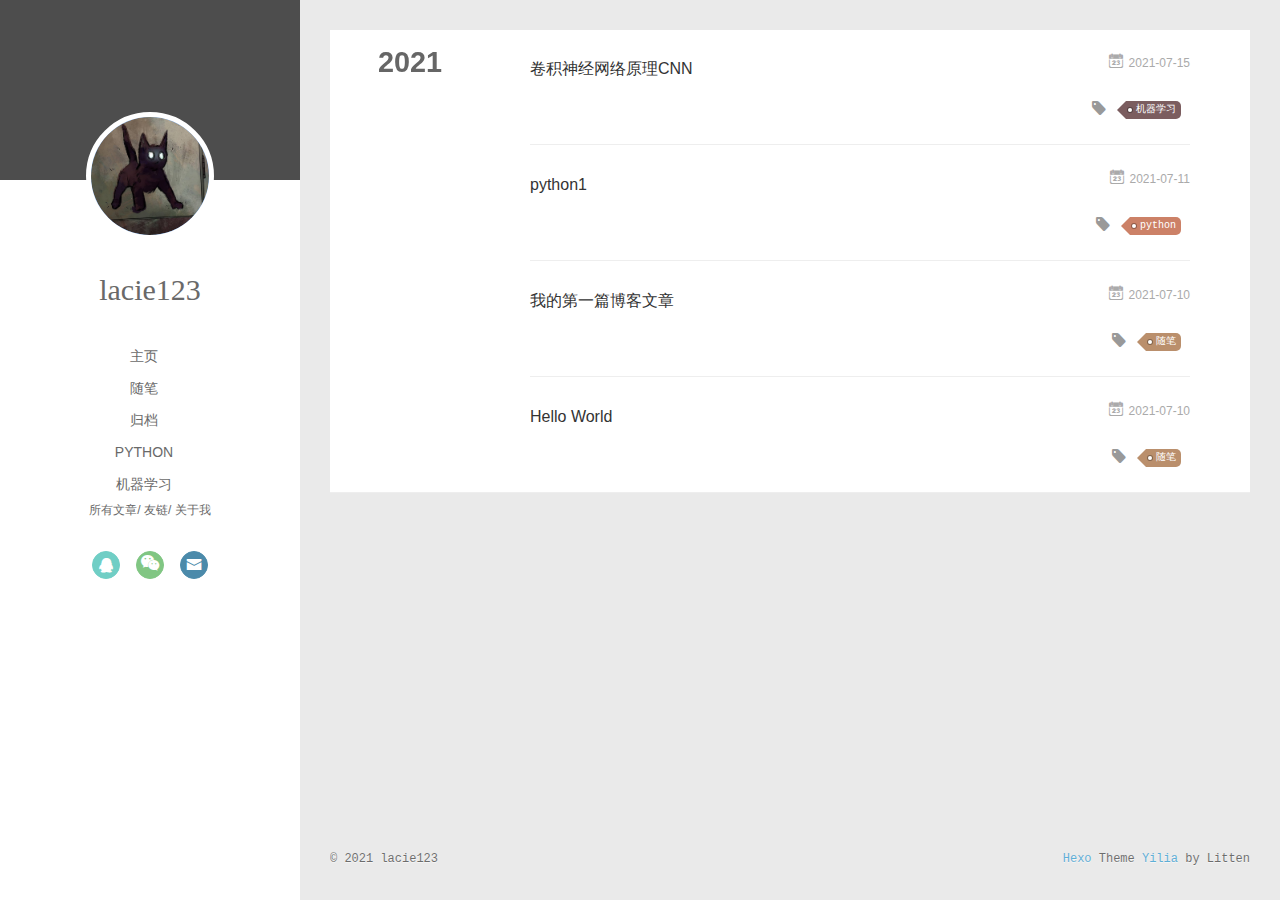
<file: archives/2021/index.html>
<!DOCTYPE html>
<html>
<head>
  <meta charset="utf-8">
  
  <meta name="renderer" content="webkit">
  <meta http-equiv="X-UA-Compatible" content="IE=edge" >
  <link rel="dns-prefetch" href="http://example.com">
  <title>Archives: 2021 | Hexo</title>
  <meta name="viewport" content="width=device-width, initial-scale=1, maximum-scale=1">
  <meta property="og:type" content="website">
<meta property="og:title" content="Hexo">
<meta property="og:url" content="http://example.com/archives/2021/index.html">
<meta property="og:site_name" content="Hexo">
<meta property="og:locale" content="en_US">
<meta property="article:author" content="lacie123">
<meta name="twitter:card" content="summary">
  
    <link rel="alternative" href="/atom.xml" title="Hexo" type="application/atom+xml">
  
  
    <link rel="icon" href="/favicon.png">
  
  <link rel="stylesheet" type="text/css" href="/./main.0cf68a.css">
  <style type="text/css">
  
    #container.show {
      background: linear-gradient(200deg,#a0cfe4,#e8c37e);
    }
  </style>
  

  

<meta name="generator" content="Hexo 5.4.0"></head>

<body>
  <div id="container" q-class="show:isCtnShow">
    <canvas id="anm-canvas" class="anm-canvas"></canvas>
    <div class="left-col" q-class="show:isShow">
      
<div class="overlay" style="background: #4d4d4d"></div>
<div class="intrude-less">
	<header id="header" class="inner">
		<a href="/" class="profilepic">
			<img src="/assets/tou.png" class="js-avatar">
		</a>
		<hgroup>
		  <h1 class="header-author"><a href="/">lacie123</a></h1>
		</hgroup>
		

		<nav class="header-menu">
			<ul>
			
				<li><a href="/">主页</a></li>
	        
				<li><a href="/tags/%E9%9A%8F%E7%AC%94/">随笔</a></li>
	        
				<li><a href="/archives/index.html">归档</a></li>
	        
				<li><a href="/tags/python/">python</a></li>
	        
				<li><a href="/tags/%E6%9C%BA%E5%99%A8%E5%AD%A6%E4%B9%A0/">机器学习</a></li>
	        
			</ul>
		</nav>
		<nav class="header-smart-menu">
    		
    			
    			<a q-on="click: openSlider(e, 'innerArchive')" href="javascript:void(0)">所有文章</a>
    			
            
    			
    			<a q-on="click: openSlider(e, 'friends')" href="javascript:void(0)">友链</a>
    			
            
    			
    			<a q-on="click: openSlider(e, 'aboutme')" href="javascript:void(0)">关于我</a>
    			
            
		</nav>
		<nav class="header-nav">
			<div class="social">
				
					<a class="qq" target="_blank" href="/assets/qq.png" title="qq"><i class="icon-qq"></i></a>
		        
					<a class="weixin" target="_blank" href="/assets/weixin.png" title="weixin"><i class="icon-weixin"></i></a>
		        
					<a class="mail" target="_blank" href="mailto:1924725000@qq.com" title="mail"><i class="icon-mail"></i></a>
		        
			</div>
		</nav>
	</header>		
</div>

    </div>
    <div class="mid-col" q-class="show:isShow,hide:isShow|isFalse">
      
<nav id="mobile-nav">
  	<div class="overlay js-overlay" style="background: #4d4d4d"></div>
	<div class="btnctn js-mobile-btnctn">
  		<div class="slider-trigger list" q-on="click: openSlider(e)"><i class="icon icon-sort"></i></div>
	</div>
	<div class="intrude-less">
		<header id="header" class="inner">
			<div class="profilepic">
				<img src="/assets/tou.png" class="js-avatar">
			</div>
			<hgroup>
			  <h1 class="header-author js-header-author">lacie123</h1>
			</hgroup>
			
			
			
				
			
				
			
				
			
				
			
				
			
			
			
			<nav class="header-nav">
				<div class="social">
					
						<a class="qq" target="_blank" href="/assets/qq.png" title="qq"><i class="icon-qq"></i></a>
			        
						<a class="weixin" target="_blank" href="/assets/weixin.png" title="weixin"><i class="icon-weixin"></i></a>
			        
						<a class="mail" target="_blank" href="mailto:1924725000@qq.com" title="mail"><i class="icon-mail"></i></a>
			        
				</div>
			</nav>

			<nav class="header-menu js-header-menu">
				<ul style="width: 70%">
				
				
					<li style="width: 20%"><a href="/">主页</a></li>
		        
					<li style="width: 20%"><a href="/tags/%E9%9A%8F%E7%AC%94/">随笔</a></li>
		        
					<li style="width: 20%"><a href="/archives/index.html">归档</a></li>
		        
					<li style="width: 20%"><a href="/tags/python/">python</a></li>
		        
					<li style="width: 20%"><a href="/tags/%E6%9C%BA%E5%99%A8%E5%AD%A6%E4%B9%A0/">机器学习</a></li>
		        
				</ul>
			</nav>
		</header>				
	</div>
	<div class="mobile-mask" style="display:none" q-show="isShow"></div>
</nav>

      <div id="wrapper" class="body-wrap">
        <div class="menu-l">
          <div class="canvas-wrap">
            <canvas data-colors="#eaeaea" data-sectionHeight="100" data-contentId="js-content" id="myCanvas1" class="anm-canvas"></canvas>
          </div>
          <div id="js-content" class="content-ll">
            
  
  
    
    
      
      
      <section class="archives-wrap">
        <div class="archive-year-wrap">
          <a href="/archives/2021" class="archive-year">2021</a>
        </div>
        <div class="archives">
    
    <article class="archive-article archive-type-post">
  <div class="archive-article-inner">
    <header class="archive-article-header">
      	<div class="article-meta">
	      	<a href="/2021/07/15/%E5%8D%B7%E7%A7%AF%E7%A5%9E%E7%BB%8F%E7%BD%91%E7%BB%9C%E5%8E%9F%E7%90%86CNN/" class="archive-article-date">
  	<time datetime="2021-07-15T08:27:45.000Z" itemprop="datePublished"><i class="icon-calendar icon"></i>2021-07-15</time>
</a>
        </div>
    	 
  
    <h1 itemprop="name">
      <a class="archive-article-title" href="/2021/07/15/%E5%8D%B7%E7%A7%AF%E7%A5%9E%E7%BB%8F%E7%BD%91%E7%BB%9C%E5%8E%9F%E7%90%86CNN/">卷积神经网络原理CNN</a>
    </h1>
  

        <div class="article-info info-on-right">
          
	<div class="article-tag tagcloud">
		<i class="icon-price-tags icon"></i>
		<ul class="article-tag-list">
			 
        		<li class="article-tag-list-item">
        			<a href="javascript:void(0)" class="js-tag article-tag-list-link color5">机器学习</a>
        		</li>
      		
		</ul>
	</div>

          

        </div>
        <div class="clearfix"></div>
    </header>
  </div>
</article>
  
    
    
    <article class="archive-article archive-type-post">
  <div class="archive-article-inner">
    <header class="archive-article-header">
      	<div class="article-meta">
	      	<a href="/2021/07/11/python1/" class="archive-article-date">
  	<time datetime="2021-07-11T06:18:03.000Z" itemprop="datePublished"><i class="icon-calendar icon"></i>2021-07-11</time>
</a>
        </div>
    	 
  
    <h1 itemprop="name">
      <a class="archive-article-title" href="/2021/07/11/python1/">python1</a>
    </h1>
  

        <div class="article-info info-on-right">
          
	<div class="article-tag tagcloud">
		<i class="icon-price-tags icon"></i>
		<ul class="article-tag-list">
			 
        		<li class="article-tag-list-item">
        			<a href="javascript:void(0)" class="js-tag article-tag-list-link color2">python</a>
        		</li>
      		
		</ul>
	</div>

          

        </div>
        <div class="clearfix"></div>
    </header>
  </div>
</article>
  
    
    
    <article class="archive-article archive-type-post">
  <div class="archive-article-inner">
    <header class="archive-article-header">
      	<div class="article-meta">
	      	<a href="/2021/07/10/%E6%88%91%E7%9A%84%E7%AC%AC%E4%B8%80%E7%AF%87%E5%8D%9A%E5%AE%A2%E6%96%87%E7%AB%A0/" class="archive-article-date">
  	<time datetime="2021-07-10T07:37:39.000Z" itemprop="datePublished"><i class="icon-calendar icon"></i>2021-07-10</time>
</a>
        </div>
    	 
  
    <h1 itemprop="name">
      <a class="archive-article-title" href="/2021/07/10/%E6%88%91%E7%9A%84%E7%AC%AC%E4%B8%80%E7%AF%87%E5%8D%9A%E5%AE%A2%E6%96%87%E7%AB%A0/">我的第一篇博客文章</a>
    </h1>
  

        <div class="article-info info-on-right">
          
	<div class="article-tag tagcloud">
		<i class="icon-price-tags icon"></i>
		<ul class="article-tag-list">
			 
        		<li class="article-tag-list-item">
        			<a href="javascript:void(0)" class="js-tag article-tag-list-link color3">随笔</a>
        		</li>
      		
		</ul>
	</div>

          

        </div>
        <div class="clearfix"></div>
    </header>
  </div>
</article>
  
    
    
    <article class="archive-article archive-type-post">
  <div class="archive-article-inner">
    <header class="archive-article-header">
      	<div class="article-meta">
	      	<a href="/2021/07/10/hello-world/" class="archive-article-date">
  	<time datetime="2021-07-10T05:34:14.593Z" itemprop="datePublished"><i class="icon-calendar icon"></i>2021-07-10</time>
</a>
        </div>
    	 
  
    <h1 itemprop="name">
      <a class="archive-article-title" href="/2021/07/10/hello-world/">Hello World</a>
    </h1>
  

        <div class="article-info info-on-right">
          
	<div class="article-tag tagcloud">
		<i class="icon-price-tags icon"></i>
		<ul class="article-tag-list">
			 
        		<li class="article-tag-list-item">
        			<a href="javascript:void(0)" class="js-tag article-tag-list-link color3">随笔</a>
        		</li>
      		
		</ul>
	</div>

          

        </div>
        <div class="clearfix"></div>
    </header>
  </div>
</article>
  
  
    </div></section>
  

    


          </div>
        </div>
      </div>
      <footer id="footer">
  <div class="outer">
    <div id="footer-info">
    	<div class="footer-left">
    		&copy; 2021 lacie123
    	</div>
      	<div class="footer-right">
      		<a href="http://hexo.io/" target="_blank">Hexo</a>  Theme <a href="https://github.com/litten/hexo-theme-yilia" target="_blank">Yilia</a> by Litten
      	</div>
    </div>
  </div>
</footer>
    </div>
    <script>
	var yiliaConfig = {
		mathjax: false,
		isHome: false,
		isPost: false,
		isArchive: true,
		isTag: false,
		isCategory: false,
		open_in_new: false,
		toc_hide_index: true,
		root: "/",
		innerArchive: true,
		showTags: false
	}
</script>

<script>!function(t){function n(e){if(r[e])return r[e].exports;var i=r[e]={exports:{},id:e,loaded:!1};return t[e].call(i.exports,i,i.exports,n),i.loaded=!0,i.exports}var r={};n.m=t,n.c=r,n.p="./",n(0)}([function(t,n,r){r(195),t.exports=r(191)},function(t,n,r){var e=r(3),i=r(52),o=r(27),u=r(28),c=r(53),f="prototype",a=function(t,n,r){var s,l,h,v,p=t&a.F,d=t&a.G,y=t&a.S,g=t&a.P,b=t&a.B,m=d?e:y?e[n]||(e[n]={}):(e[n]||{})[f],x=d?i:i[n]||(i[n]={}),w=x[f]||(x[f]={});d&&(r=n);for(s in r)l=!p&&m&&void 0!==m[s],h=(l?m:r)[s],v=b&&l?c(h,e):g&&"function"==typeof h?c(Function.call,h):h,m&&u(m,s,h,t&a.U),x[s]!=h&&o(x,s,v),g&&w[s]!=h&&(w[s]=h)};e.core=i,a.F=1,a.G=2,a.S=4,a.P=8,a.B=16,a.W=32,a.U=64,a.R=128,t.exports=a},function(t,n,r){var e=r(6);t.exports=function(t){if(!e(t))throw TypeError(t+" is not an object!");return t}},function(t,n){var r=t.exports="undefined"!=typeof window&&window.Math==Math?window:"undefined"!=typeof self&&self.Math==Math?self:Function("return this")();"number"==typeof __g&&(__g=r)},function(t,n){t.exports=function(t){try{return!!t()}catch(t){return!0}}},function(t,n){var r=t.exports="undefined"!=typeof window&&window.Math==Math?window:"undefined"!=typeof self&&self.Math==Math?self:Function("return this")();"number"==typeof __g&&(__g=r)},function(t,n){t.exports=function(t){return"object"==typeof t?null!==t:"function"==typeof t}},function(t,n,r){var e=r(126)("wks"),i=r(76),o=r(3).Symbol,u="function"==typeof o;(t.exports=function(t){return e[t]||(e[t]=u&&o[t]||(u?o:i)("Symbol."+t))}).store=e},function(t,n){var r={}.hasOwnProperty;t.exports=function(t,n){return r.call(t,n)}},function(t,n,r){var e=r(94),i=r(33);t.exports=function(t){return e(i(t))}},function(t,n,r){t.exports=!r(4)(function(){return 7!=Object.defineProperty({},"a",{get:function(){return 7}}).a})},function(t,n,r){var e=r(2),i=r(167),o=r(50),u=Object.defineProperty;n.f=r(10)?Object.defineProperty:function(t,n,r){if(e(t),n=o(n,!0),e(r),i)try{return u(t,n,r)}catch(t){}if("get"in r||"set"in r)throw TypeError("Accessors not supported!");return"value"in r&&(t[n]=r.value),t}},function(t,n,r){t.exports=!r(18)(function(){return 7!=Object.defineProperty({},"a",{get:function(){return 7}}).a})},function(t,n,r){var e=r(14),i=r(22);t.exports=r(12)?function(t,n,r){return e.f(t,n,i(1,r))}:function(t,n,r){return t[n]=r,t}},function(t,n,r){var e=r(20),i=r(58),o=r(42),u=Object.defineProperty;n.f=r(12)?Object.defineProperty:function(t,n,r){if(e(t),n=o(n,!0),e(r),i)try{return u(t,n,r)}catch(t){}if("get"in r||"set"in r)throw TypeError("Accessors not supported!");return"value"in r&&(t[n]=r.value),t}},function(t,n,r){var e=r(40)("wks"),i=r(23),o=r(5).Symbol,u="function"==typeof o;(t.exports=function(t){return e[t]||(e[t]=u&&o[t]||(u?o:i)("Symbol."+t))}).store=e},function(t,n,r){var e=r(67),i=Math.min;t.exports=function(t){return t>0?i(e(t),9007199254740991):0}},function(t,n,r){var e=r(46);t.exports=function(t){return Object(e(t))}},function(t,n){t.exports=function(t){try{return!!t()}catch(t){return!0}}},function(t,n,r){var e=r(63),i=r(34);t.exports=Object.keys||function(t){return e(t,i)}},function(t,n,r){var e=r(21);t.exports=function(t){if(!e(t))throw TypeError(t+" is not an object!");return t}},function(t,n){t.exports=function(t){return"object"==typeof t?null!==t:"function"==typeof t}},function(t,n){t.exports=function(t,n){return{enumerable:!(1&t),configurable:!(2&t),writable:!(4&t),value:n}}},function(t,n){var r=0,e=Math.random();t.exports=function(t){return"Symbol(".concat(void 0===t?"":t,")_",(++r+e).toString(36))}},function(t,n){var r={}.hasOwnProperty;t.exports=function(t,n){return r.call(t,n)}},function(t,n){var r=t.exports={version:"2.4.0"};"number"==typeof __e&&(__e=r)},function(t,n){t.exports=function(t){if("function"!=typeof t)throw TypeError(t+" is not a function!");return t}},function(t,n,r){var e=r(11),i=r(66);t.exports=r(10)?function(t,n,r){return e.f(t,n,i(1,r))}:function(t,n,r){return t[n]=r,t}},function(t,n,r){var e=r(3),i=r(27),o=r(24),u=r(76)("src"),c="toString",f=Function[c],a=(""+f).split(c);r(52).inspectSource=function(t){return f.call(t)},(t.exports=function(t,n,r,c){var f="function"==typeof r;f&&(o(r,"name")||i(r,"name",n)),t[n]!==r&&(f&&(o(r,u)||i(r,u,t[n]?""+t[n]:a.join(String(n)))),t===e?t[n]=r:c?t[n]?t[n]=r:i(t,n,r):(delete t[n],i(t,n,r)))})(Function.prototype,c,function(){return"function"==typeof this&&this[u]||f.call(this)})},function(t,n,r){var e=r(1),i=r(4),o=r(46),u=function(t,n,r,e){var i=String(o(t)),u="<"+n;return""!==r&&(u+=" "+r+'="'+String(e).replace(/"/g,"&quot;")+'"'),u+">"+i+"</"+n+">"};t.exports=function(t,n){var r={};r[t]=n(u),e(e.P+e.F*i(function(){var n=""[t]('"');return n!==n.toLowerCase()||n.split('"').length>3}),"String",r)}},function(t,n,r){var e=r(115),i=r(46);t.exports=function(t){return e(i(t))}},function(t,n,r){var e=r(116),i=r(66),o=r(30),u=r(50),c=r(24),f=r(167),a=Object.getOwnPropertyDescriptor;n.f=r(10)?a:function(t,n){if(t=o(t),n=u(n,!0),f)try{return a(t,n)}catch(t){}if(c(t,n))return i(!e.f.call(t,n),t[n])}},function(t,n,r){var e=r(24),i=r(17),o=r(145)("IE_PROTO"),u=Object.prototype;t.exports=Object.getPrototypeOf||function(t){return t=i(t),e(t,o)?t[o]:"function"==typeof t.constructor&&t instanceof t.constructor?t.constructor.prototype:t instanceof Object?u:null}},function(t,n){t.exports=function(t){if(void 0==t)throw TypeError("Can't call method on  "+t);return t}},function(t,n){t.exports="constructor,hasOwnProperty,isPrototypeOf,propertyIsEnumerable,toLocaleString,toString,valueOf".split(",")},function(t,n){t.exports={}},function(t,n){t.exports=!0},function(t,n){n.f={}.propertyIsEnumerable},function(t,n,r){var e=r(14).f,i=r(8),o=r(15)("toStringTag");t.exports=function(t,n,r){t&&!i(t=r?t:t.prototype,o)&&e(t,o,{configurable:!0,value:n})}},function(t,n,r){var e=r(40)("keys"),i=r(23);t.exports=function(t){return e[t]||(e[t]=i(t))}},function(t,n,r){var e=r(5),i="__core-js_shared__",o=e[i]||(e[i]={});t.exports=function(t){return o[t]||(o[t]={})}},function(t,n){var r=Math.ceil,e=Math.floor;t.exports=function(t){return isNaN(t=+t)?0:(t>0?e:r)(t)}},function(t,n,r){var e=r(21);t.exports=function(t,n){if(!e(t))return t;var r,i;if(n&&"function"==typeof(r=t.toString)&&!e(i=r.call(t)))return i;if("function"==typeof(r=t.valueOf)&&!e(i=r.call(t)))return i;if(!n&&"function"==typeof(r=t.toString)&&!e(i=r.call(t)))return i;throw TypeError("Can't convert object to primitive value")}},function(t,n,r){var e=r(5),i=r(25),o=r(36),u=r(44),c=r(14).f;t.exports=function(t){var n=i.Symbol||(i.Symbol=o?{}:e.Symbol||{});"_"==t.charAt(0)||t in n||c(n,t,{value:u.f(t)})}},function(t,n,r){n.f=r(15)},function(t,n){var r={}.toString;t.exports=function(t){return r.call(t).slice(8,-1)}},function(t,n){t.exports=function(t){if(void 0==t)throw TypeError("Can't call method on  "+t);return t}},function(t,n,r){var e=r(4);t.exports=function(t,n){return!!t&&e(function(){n?t.call(null,function(){},1):t.call(null)})}},function(t,n,r){var e=r(53),i=r(115),o=r(17),u=r(16),c=r(203);t.exports=function(t,n){var r=1==t,f=2==t,a=3==t,s=4==t,l=6==t,h=5==t||l,v=n||c;return function(n,c,p){for(var d,y,g=o(n),b=i(g),m=e(c,p,3),x=u(b.length),w=0,S=r?v(n,x):f?v(n,0):void 0;x>w;w++)if((h||w in b)&&(d=b[w],y=m(d,w,g),t))if(r)S[w]=y;else if(y)switch(t){case 3:return!0;case 5:return d;case 6:return w;case 2:S.push(d)}else if(s)return!1;return l?-1:a||s?s:S}}},function(t,n,r){var e=r(1),i=r(52),o=r(4);t.exports=function(t,n){var r=(i.Object||{})[t]||Object[t],u={};u[t]=n(r),e(e.S+e.F*o(function(){r(1)}),"Object",u)}},function(t,n,r){var e=r(6);t.exports=function(t,n){if(!e(t))return t;var r,i;if(n&&"function"==typeof(r=t.toString)&&!e(i=r.call(t)))return i;if("function"==typeof(r=t.valueOf)&&!e(i=r.call(t)))return i;if(!n&&"function"==typeof(r=t.toString)&&!e(i=r.call(t)))return i;throw TypeError("Can't convert object to primitive value")}},function(t,n,r){var e=r(5),i=r(25),o=r(91),u=r(13),c="prototype",f=function(t,n,r){var a,s,l,h=t&f.F,v=t&f.G,p=t&f.S,d=t&f.P,y=t&f.B,g=t&f.W,b=v?i:i[n]||(i[n]={}),m=b[c],x=v?e:p?e[n]:(e[n]||{})[c];v&&(r=n);for(a in r)(s=!h&&x&&void 0!==x[a])&&a in b||(l=s?x[a]:r[a],b[a]=v&&"function"!=typeof x[a]?r[a]:y&&s?o(l,e):g&&x[a]==l?function(t){var n=function(n,r,e){if(this instanceof t){switch(arguments.length){case 0:return new t;case 1:return new t(n);case 2:return new t(n,r)}return new t(n,r,e)}return t.apply(this,arguments)};return n[c]=t[c],n}(l):d&&"function"==typeof l?o(Function.call,l):l,d&&((b.virtual||(b.virtual={}))[a]=l,t&f.R&&m&&!m[a]&&u(m,a,l)))};f.F=1,f.G=2,f.S=4,f.P=8,f.B=16,f.W=32,f.U=64,f.R=128,t.exports=f},function(t,n){var r=t.exports={version:"2.4.0"};"number"==typeof __e&&(__e=r)},function(t,n,r){var e=r(26);t.exports=function(t,n,r){if(e(t),void 0===n)return t;switch(r){case 1:return function(r){return t.call(n,r)};case 2:return function(r,e){return t.call(n,r,e)};case 3:return function(r,e,i){return t.call(n,r,e,i)}}return function(){return t.apply(n,arguments)}}},function(t,n,r){var e=r(183),i=r(1),o=r(126)("metadata"),u=o.store||(o.store=new(r(186))),c=function(t,n,r){var i=u.get(t);if(!i){if(!r)return;u.set(t,i=new e)}var o=i.get(n);if(!o){if(!r)return;i.set(n,o=new e)}return o},f=function(t,n,r){var e=c(n,r,!1);return void 0!==e&&e.has(t)},a=function(t,n,r){var e=c(n,r,!1);return void 0===e?void 0:e.get(t)},s=function(t,n,r,e){c(r,e,!0).set(t,n)},l=function(t,n){var r=c(t,n,!1),e=[];return r&&r.forEach(function(t,n){e.push(n)}),e},h=function(t){return void 0===t||"symbol"==typeof t?t:String(t)},v=function(t){i(i.S,"Reflect",t)};t.exports={store:u,map:c,has:f,get:a,set:s,keys:l,key:h,exp:v}},function(t,n,r){"use strict";if(r(10)){var e=r(69),i=r(3),o=r(4),u=r(1),c=r(127),f=r(152),a=r(53),s=r(68),l=r(66),h=r(27),v=r(73),p=r(67),d=r(16),y=r(75),g=r(50),b=r(24),m=r(180),x=r(114),w=r(6),S=r(17),_=r(137),O=r(70),E=r(32),P=r(71).f,j=r(154),F=r(76),M=r(7),A=r(48),N=r(117),T=r(146),I=r(155),k=r(80),L=r(123),R=r(74),C=r(130),D=r(160),U=r(11),W=r(31),G=U.f,B=W.f,V=i.RangeError,z=i.TypeError,q=i.Uint8Array,K="ArrayBuffer",J="Shared"+K,Y="BYTES_PER_ELEMENT",H="prototype",$=Array[H],X=f.ArrayBuffer,Q=f.DataView,Z=A(0),tt=A(2),nt=A(3),rt=A(4),et=A(5),it=A(6),ot=N(!0),ut=N(!1),ct=I.values,ft=I.keys,at=I.entries,st=$.lastIndexOf,lt=$.reduce,ht=$.reduceRight,vt=$.join,pt=$.sort,dt=$.slice,yt=$.toString,gt=$.toLocaleString,bt=M("iterator"),mt=M("toStringTag"),xt=F("typed_constructor"),wt=F("def_constructor"),St=c.CONSTR,_t=c.TYPED,Ot=c.VIEW,Et="Wrong length!",Pt=A(1,function(t,n){return Tt(T(t,t[wt]),n)}),jt=o(function(){return 1===new q(new Uint16Array([1]).buffer)[0]}),Ft=!!q&&!!q[H].set&&o(function(){new q(1).set({})}),Mt=function(t,n){if(void 0===t)throw z(Et);var r=+t,e=d(t);if(n&&!m(r,e))throw V(Et);return e},At=function(t,n){var r=p(t);if(r<0||r%n)throw V("Wrong offset!");return r},Nt=function(t){if(w(t)&&_t in t)return t;throw z(t+" is not a typed array!")},Tt=function(t,n){if(!(w(t)&&xt in t))throw z("It is not a typed array constructor!");return new t(n)},It=function(t,n){return kt(T(t,t[wt]),n)},kt=function(t,n){for(var r=0,e=n.length,i=Tt(t,e);e>r;)i[r]=n[r++];return i},Lt=function(t,n,r){G(t,n,{get:function(){return this._d[r]}})},Rt=function(t){var n,r,e,i,o,u,c=S(t),f=arguments.length,s=f>1?arguments[1]:void 0,l=void 0!==s,h=j(c);if(void 0!=h&&!_(h)){for(u=h.call(c),e=[],n=0;!(o=u.next()).done;n++)e.push(o.value);c=e}for(l&&f>2&&(s=a(s,arguments[2],2)),n=0,r=d(c.length),i=Tt(this,r);r>n;n++)i[n]=l?s(c[n],n):c[n];return i},Ct=function(){for(var t=0,n=arguments.length,r=Tt(this,n);n>t;)r[t]=arguments[t++];return r},Dt=!!q&&o(function(){gt.call(new q(1))}),Ut=function(){return gt.apply(Dt?dt.call(Nt(this)):Nt(this),arguments)},Wt={copyWithin:function(t,n){return D.call(Nt(this),t,n,arguments.length>2?arguments[2]:void 0)},every:function(t){return rt(Nt(this),t,arguments.length>1?arguments[1]:void 0)},fill:function(t){return C.apply(Nt(this),arguments)},filter:function(t){return It(this,tt(Nt(this),t,arguments.length>1?arguments[1]:void 0))},find:function(t){return et(Nt(this),t,arguments.length>1?arguments[1]:void 0)},findIndex:function(t){return it(Nt(this),t,arguments.length>1?arguments[1]:void 0)},forEach:function(t){Z(Nt(this),t,arguments.length>1?arguments[1]:void 0)},indexOf:function(t){return ut(Nt(this),t,arguments.length>1?arguments[1]:void 0)},includes:function(t){return ot(Nt(this),t,arguments.length>1?arguments[1]:void 0)},join:function(t){return vt.apply(Nt(this),arguments)},lastIndexOf:function(t){return st.apply(Nt(this),arguments)},map:function(t){return Pt(Nt(this),t,arguments.length>1?arguments[1]:void 0)},reduce:function(t){return lt.apply(Nt(this),arguments)},reduceRight:function(t){return ht.apply(Nt(this),arguments)},reverse:function(){for(var t,n=this,r=Nt(n).length,e=Math.floor(r/2),i=0;i<e;)t=n[i],n[i++]=n[--r],n[r]=t;return n},some:function(t){return nt(Nt(this),t,arguments.length>1?arguments[1]:void 0)},sort:function(t){return pt.call(Nt(this),t)},subarray:function(t,n){var r=Nt(this),e=r.length,i=y(t,e);return new(T(r,r[wt]))(r.buffer,r.byteOffset+i*r.BYTES_PER_ELEMENT,d((void 0===n?e:y(n,e))-i))}},Gt=function(t,n){return It(this,dt.call(Nt(this),t,n))},Bt=function(t){Nt(this);var n=At(arguments[1],1),r=this.length,e=S(t),i=d(e.length),o=0;if(i+n>r)throw V(Et);for(;o<i;)this[n+o]=e[o++]},Vt={entries:function(){return at.call(Nt(this))},keys:function(){return ft.call(Nt(this))},values:function(){return ct.call(Nt(this))}},zt=function(t,n){return w(t)&&t[_t]&&"symbol"!=typeof n&&n in t&&String(+n)==String(n)},qt=function(t,n){return zt(t,n=g(n,!0))?l(2,t[n]):B(t,n)},Kt=function(t,n,r){return!(zt(t,n=g(n,!0))&&w(r)&&b(r,"value"))||b(r,"get")||b(r,"set")||r.configurable||b(r,"writable")&&!r.writable||b(r,"enumerable")&&!r.enumerable?G(t,n,r):(t[n]=r.value,t)};St||(W.f=qt,U.f=Kt),u(u.S+u.F*!St,"Object",{getOwnPropertyDescriptor:qt,defineProperty:Kt}),o(function(){yt.call({})})&&(yt=gt=function(){return vt.call(this)});var Jt=v({},Wt);v(Jt,Vt),h(Jt,bt,Vt.values),v(Jt,{slice:Gt,set:Bt,constructor:function(){},toString:yt,toLocaleString:Ut}),Lt(Jt,"buffer","b"),Lt(Jt,"byteOffset","o"),Lt(Jt,"byteLength","l"),Lt(Jt,"length","e"),G(Jt,mt,{get:function(){return this[_t]}}),t.exports=function(t,n,r,f){f=!!f;var a=t+(f?"Clamped":"")+"Array",l="Uint8Array"!=a,v="get"+t,p="set"+t,y=i[a],g=y||{},b=y&&E(y),m=!y||!c.ABV,S={},_=y&&y[H],j=function(t,r){var e=t._d;return e.v[v](r*n+e.o,jt)},F=function(t,r,e){var i=t._d;f&&(e=(e=Math.round(e))<0?0:e>255?255:255&e),i.v[p](r*n+i.o,e,jt)},M=function(t,n){G(t,n,{get:function(){return j(this,n)},set:function(t){return F(this,n,t)},enumerable:!0})};m?(y=r(function(t,r,e,i){s(t,y,a,"_d");var o,u,c,f,l=0,v=0;if(w(r)){if(!(r instanceof X||(f=x(r))==K||f==J))return _t in r?kt(y,r):Rt.call(y,r);o=r,v=At(e,n);var p=r.byteLength;if(void 0===i){if(p%n)throw V(Et);if((u=p-v)<0)throw V(Et)}else if((u=d(i)*n)+v>p)throw V(Et);c=u/n}else c=Mt(r,!0),u=c*n,o=new X(u);for(h(t,"_d",{b:o,o:v,l:u,e:c,v:new Q(o)});l<c;)M(t,l++)}),_=y[H]=O(Jt),h(_,"constructor",y)):L(function(t){new y(null),new y(t)},!0)||(y=r(function(t,r,e,i){s(t,y,a);var o;return w(r)?r instanceof X||(o=x(r))==K||o==J?void 0!==i?new g(r,At(e,n),i):void 0!==e?new g(r,At(e,n)):new g(r):_t in r?kt(y,r):Rt.call(y,r):new g(Mt(r,l))}),Z(b!==Function.prototype?P(g).concat(P(b)):P(g),function(t){t in y||h(y,t,g[t])}),y[H]=_,e||(_.constructor=y));var A=_[bt],N=!!A&&("values"==A.name||void 0==A.name),T=Vt.values;h(y,xt,!0),h(_,_t,a),h(_,Ot,!0),h(_,wt,y),(f?new y(1)[mt]==a:mt in _)||G(_,mt,{get:function(){return a}}),S[a]=y,u(u.G+u.W+u.F*(y!=g),S),u(u.S,a,{BYTES_PER_ELEMENT:n,from:Rt,of:Ct}),Y in _||h(_,Y,n),u(u.P,a,Wt),R(a),u(u.P+u.F*Ft,a,{set:Bt}),u(u.P+u.F*!N,a,Vt),u(u.P+u.F*(_.toString!=yt),a,{toString:yt}),u(u.P+u.F*o(function(){new y(1).slice()}),a,{slice:Gt}),u(u.P+u.F*(o(function(){return[1,2].toLocaleString()!=new y([1,2]).toLocaleString()})||!o(function(){_.toLocaleString.call([1,2])})),a,{toLocaleString:Ut}),k[a]=N?A:T,e||N||h(_,bt,T)}}else t.exports=function(){}},function(t,n){var r={}.toString;t.exports=function(t){return r.call(t).slice(8,-1)}},function(t,n,r){var e=r(21),i=r(5).document,o=e(i)&&e(i.createElement);t.exports=function(t){return o?i.createElement(t):{}}},function(t,n,r){t.exports=!r(12)&&!r(18)(function(){return 7!=Object.defineProperty(r(57)("div"),"a",{get:function(){return 7}}).a})},function(t,n,r){"use strict";var e=r(36),i=r(51),o=r(64),u=r(13),c=r(8),f=r(35),a=r(96),s=r(38),l=r(103),h=r(15)("iterator"),v=!([].keys&&"next"in[].keys()),p="keys",d="values",y=function(){return this};t.exports=function(t,n,r,g,b,m,x){a(r,n,g);var w,S,_,O=function(t){if(!v&&t in F)return F[t];switch(t){case p:case d:return function(){return new r(this,t)}}return function(){return new r(this,t)}},E=n+" Iterator",P=b==d,j=!1,F=t.prototype,M=F[h]||F["@@iterator"]||b&&F[b],A=M||O(b),N=b?P?O("entries"):A:void 0,T="Array"==n?F.entries||M:M;if(T&&(_=l(T.call(new t)))!==Object.prototype&&(s(_,E,!0),e||c(_,h)||u(_,h,y)),P&&M&&M.name!==d&&(j=!0,A=function(){return M.call(this)}),e&&!x||!v&&!j&&F[h]||u(F,h,A),f[n]=A,f[E]=y,b)if(w={values:P?A:O(d),keys:m?A:O(p),entries:N},x)for(S in w)S in F||o(F,S,w[S]);else i(i.P+i.F*(v||j),n,w);return w}},function(t,n,r){var e=r(20),i=r(100),o=r(34),u=r(39)("IE_PROTO"),c=function(){},f="prototype",a=function(){var t,n=r(57)("iframe"),e=o.length;for(n.style.display="none",r(93).appendChild(n),n.src="javascript:",t=n.contentWindow.document,t.open(),t.write("<script>document.F=Object<\/script>"),t.close(),a=t.F;e--;)delete a[f][o[e]];return a()};t.exports=Object.create||function(t,n){var r;return null!==t?(c[f]=e(t),r=new c,c[f]=null,r[u]=t):r=a(),void 0===n?r:i(r,n)}},function(t,n,r){var e=r(63),i=r(34).concat("length","prototype");n.f=Object.getOwnPropertyNames||function(t){return e(t,i)}},function(t,n){n.f=Object.getOwnPropertySymbols},function(t,n,r){var e=r(8),i=r(9),o=r(90)(!1),u=r(39)("IE_PROTO");t.exports=function(t,n){var r,c=i(t),f=0,a=[];for(r in c)r!=u&&e(c,r)&&a.push(r);for(;n.length>f;)e(c,r=n[f++])&&(~o(a,r)||a.push(r));return a}},function(t,n,r){t.exports=r(13)},function(t,n,r){var e=r(76)("meta"),i=r(6),o=r(24),u=r(11).f,c=0,f=Object.isExtensible||function(){return!0},a=!r(4)(function(){return f(Object.preventExtensions({}))}),s=function(t){u(t,e,{value:{i:"O"+ ++c,w:{}}})},l=function(t,n){if(!i(t))return"symbol"==typeof t?t:("string"==typeof t?"S":"P")+t;if(!o(t,e)){if(!f(t))return"F";if(!n)return"E";s(t)}return t[e].i},h=function(t,n){if(!o(t,e)){if(!f(t))return!0;if(!n)return!1;s(t)}return t[e].w},v=function(t){return a&&p.NEED&&f(t)&&!o(t,e)&&s(t),t},p=t.exports={KEY:e,NEED:!1,fastKey:l,getWeak:h,onFreeze:v}},function(t,n){t.exports=function(t,n){return{enumerable:!(1&t),configurable:!(2&t),writable:!(4&t),value:n}}},function(t,n){var r=Math.ceil,e=Math.floor;t.exports=function(t){return isNaN(t=+t)?0:(t>0?e:r)(t)}},function(t,n){t.exports=function(t,n,r,e){if(!(t instanceof n)||void 0!==e&&e in t)throw TypeError(r+": incorrect invocation!");return t}},function(t,n){t.exports=!1},function(t,n,r){var e=r(2),i=r(173),o=r(133),u=r(145)("IE_PROTO"),c=function(){},f="prototype",a=function(){var t,n=r(132)("iframe"),e=o.length;for(n.style.display="none",r(135).appendChild(n),n.src="javascript:",t=n.contentWindow.document,t.open(),t.write("<script>document.F=Object<\/script>"),t.close(),a=t.F;e--;)delete a[f][o[e]];return a()};t.exports=Object.create||function(t,n){var r;return null!==t?(c[f]=e(t),r=new c,c[f]=null,r[u]=t):r=a(),void 0===n?r:i(r,n)}},function(t,n,r){var e=r(175),i=r(133).concat("length","prototype");n.f=Object.getOwnPropertyNames||function(t){return e(t,i)}},function(t,n,r){var e=r(175),i=r(133);t.exports=Object.keys||function(t){return e(t,i)}},function(t,n,r){var e=r(28);t.exports=function(t,n,r){for(var i in n)e(t,i,n[i],r);return t}},function(t,n,r){"use strict";var e=r(3),i=r(11),o=r(10),u=r(7)("species");t.exports=function(t){var n=e[t];o&&n&&!n[u]&&i.f(n,u,{configurable:!0,get:function(){return this}})}},function(t,n,r){var e=r(67),i=Math.max,o=Math.min;t.exports=function(t,n){return t=e(t),t<0?i(t+n,0):o(t,n)}},function(t,n){var r=0,e=Math.random();t.exports=function(t){return"Symbol(".concat(void 0===t?"":t,")_",(++r+e).toString(36))}},function(t,n,r){var e=r(33);t.exports=function(t){return Object(e(t))}},function(t,n,r){var e=r(7)("unscopables"),i=Array.prototype;void 0==i[e]&&r(27)(i,e,{}),t.exports=function(t){i[e][t]=!0}},function(t,n,r){var e=r(53),i=r(169),o=r(137),u=r(2),c=r(16),f=r(154),a={},s={},n=t.exports=function(t,n,r,l,h){var v,p,d,y,g=h?function(){return t}:f(t),b=e(r,l,n?2:1),m=0;if("function"!=typeof g)throw TypeError(t+" is not iterable!");if(o(g)){for(v=c(t.length);v>m;m++)if((y=n?b(u(p=t[m])[0],p[1]):b(t[m]))===a||y===s)return y}else for(d=g.call(t);!(p=d.next()).done;)if((y=i(d,b,p.value,n))===a||y===s)return y};n.BREAK=a,n.RETURN=s},function(t,n){t.exports={}},function(t,n,r){var e=r(11).f,i=r(24),o=r(7)("toStringTag");t.exports=function(t,n,r){t&&!i(t=r?t:t.prototype,o)&&e(t,o,{configurable:!0,value:n})}},function(t,n,r){var e=r(1),i=r(46),o=r(4),u=r(150),c="["+u+"]",f="​",a=RegExp("^"+c+c+"*"),s=RegExp(c+c+"*$"),l=function(t,n,r){var i={},c=o(function(){return!!u[t]()||f[t]()!=f}),a=i[t]=c?n(h):u[t];r&&(i[r]=a),e(e.P+e.F*c,"String",i)},h=l.trim=function(t,n){return t=String(i(t)),1&n&&(t=t.replace(a,"")),2&n&&(t=t.replace(s,"")),t};t.exports=l},function(t,n,r){t.exports={default:r(86),__esModule:!0}},function(t,n,r){t.exports={default:r(87),__esModule:!0}},function(t,n,r){"use strict";function e(t){return t&&t.__esModule?t:{default:t}}n.__esModule=!0;var i=r(84),o=e(i),u=r(83),c=e(u),f="function"==typeof c.default&&"symbol"==typeof o.default?function(t){return typeof t}:function(t){return t&&"function"==typeof c.default&&t.constructor===c.default&&t!==c.default.prototype?"symbol":typeof t};n.default="function"==typeof c.default&&"symbol"===f(o.default)?function(t){return void 0===t?"undefined":f(t)}:function(t){return t&&"function"==typeof c.default&&t.constructor===c.default&&t!==c.default.prototype?"symbol":void 0===t?"undefined":f(t)}},function(t,n,r){r(110),r(108),r(111),r(112),t.exports=r(25).Symbol},function(t,n,r){r(109),r(113),t.exports=r(44).f("iterator")},function(t,n){t.exports=function(t){if("function"!=typeof t)throw TypeError(t+" is not a function!");return t}},function(t,n){t.exports=function(){}},function(t,n,r){var e=r(9),i=r(106),o=r(105);t.exports=function(t){return function(n,r,u){var c,f=e(n),a=i(f.length),s=o(u,a);if(t&&r!=r){for(;a>s;)if((c=f[s++])!=c)return!0}else for(;a>s;s++)if((t||s in f)&&f[s]===r)return t||s||0;return!t&&-1}}},function(t,n,r){var e=r(88);t.exports=function(t,n,r){if(e(t),void 0===n)return t;switch(r){case 1:return function(r){return t.call(n,r)};case 2:return function(r,e){return t.call(n,r,e)};case 3:return function(r,e,i){return t.call(n,r,e,i)}}return function(){return t.apply(n,arguments)}}},function(t,n,r){var e=r(19),i=r(62),o=r(37);t.exports=function(t){var n=e(t),r=i.f;if(r)for(var u,c=r(t),f=o.f,a=0;c.length>a;)f.call(t,u=c[a++])&&n.push(u);return n}},function(t,n,r){t.exports=r(5).document&&document.documentElement},function(t,n,r){var e=r(56);t.exports=Object("z").propertyIsEnumerable(0)?Object:function(t){return"String"==e(t)?t.split(""):Object(t)}},function(t,n,r){var e=r(56);t.exports=Array.isArray||function(t){return"Array"==e(t)}},function(t,n,r){"use strict";var e=r(60),i=r(22),o=r(38),u={};r(13)(u,r(15)("iterator"),function(){return this}),t.exports=function(t,n,r){t.prototype=e(u,{next:i(1,r)}),o(t,n+" Iterator")}},function(t,n){t.exports=function(t,n){return{value:n,done:!!t}}},function(t,n,r){var e=r(19),i=r(9);t.exports=function(t,n){for(var r,o=i(t),u=e(o),c=u.length,f=0;c>f;)if(o[r=u[f++]]===n)return r}},function(t,n,r){var e=r(23)("meta"),i=r(21),o=r(8),u=r(14).f,c=0,f=Object.isExtensible||function(){return!0},a=!r(18)(function(){return f(Object.preventExtensions({}))}),s=function(t){u(t,e,{value:{i:"O"+ ++c,w:{}}})},l=function(t,n){if(!i(t))return"symbol"==typeof t?t:("string"==typeof t?"S":"P")+t;if(!o(t,e)){if(!f(t))return"F";if(!n)return"E";s(t)}return t[e].i},h=function(t,n){if(!o(t,e)){if(!f(t))return!0;if(!n)return!1;s(t)}return t[e].w},v=function(t){return a&&p.NEED&&f(t)&&!o(t,e)&&s(t),t},p=t.exports={KEY:e,NEED:!1,fastKey:l,getWeak:h,onFreeze:v}},function(t,n,r){var e=r(14),i=r(20),o=r(19);t.exports=r(12)?Object.defineProperties:function(t,n){i(t);for(var r,u=o(n),c=u.length,f=0;c>f;)e.f(t,r=u[f++],n[r]);return t}},function(t,n,r){var e=r(37),i=r(22),o=r(9),u=r(42),c=r(8),f=r(58),a=Object.getOwnPropertyDescriptor;n.f=r(12)?a:function(t,n){if(t=o(t),n=u(n,!0),f)try{return a(t,n)}catch(t){}if(c(t,n))return i(!e.f.call(t,n),t[n])}},function(t,n,r){var e=r(9),i=r(61).f,o={}.toString,u="object"==typeof window&&window&&Object.getOwnPropertyNames?Object.getOwnPropertyNames(window):[],c=function(t){try{return i(t)}catch(t){return u.slice()}};t.exports.f=function(t){return u&&"[object Window]"==o.call(t)?c(t):i(e(t))}},function(t,n,r){var e=r(8),i=r(77),o=r(39)("IE_PROTO"),u=Object.prototype;t.exports=Object.getPrototypeOf||function(t){return t=i(t),e(t,o)?t[o]:"function"==typeof t.constructor&&t instanceof t.constructor?t.constructor.prototype:t instanceof Object?u:null}},function(t,n,r){var e=r(41),i=r(33);t.exports=function(t){return function(n,r){var o,u,c=String(i(n)),f=e(r),a=c.length;return f<0||f>=a?t?"":void 0:(o=c.charCodeAt(f),o<55296||o>56319||f+1===a||(u=c.charCodeAt(f+1))<56320||u>57343?t?c.charAt(f):o:t?c.slice(f,f+2):u-56320+(o-55296<<10)+65536)}}},function(t,n,r){var e=r(41),i=Math.max,o=Math.min;t.exports=function(t,n){return t=e(t),t<0?i(t+n,0):o(t,n)}},function(t,n,r){var e=r(41),i=Math.min;t.exports=function(t){return t>0?i(e(t),9007199254740991):0}},function(t,n,r){"use strict";var e=r(89),i=r(97),o=r(35),u=r(9);t.exports=r(59)(Array,"Array",function(t,n){this._t=u(t),this._i=0,this._k=n},function(){var t=this._t,n=this._k,r=this._i++;return!t||r>=t.length?(this._t=void 0,i(1)):"keys"==n?i(0,r):"values"==n?i(0,t[r]):i(0,[r,t[r]])},"values"),o.Arguments=o.Array,e("keys"),e("values"),e("entries")},function(t,n){},function(t,n,r){"use strict";var e=r(104)(!0);r(59)(String,"String",function(t){this._t=String(t),this._i=0},function(){var t,n=this._t,r=this._i;return r>=n.length?{value:void 0,done:!0}:(t=e(n,r),this._i+=t.length,{value:t,done:!1})})},function(t,n,r){"use strict";var e=r(5),i=r(8),o=r(12),u=r(51),c=r(64),f=r(99).KEY,a=r(18),s=r(40),l=r(38),h=r(23),v=r(15),p=r(44),d=r(43),y=r(98),g=r(92),b=r(95),m=r(20),x=r(9),w=r(42),S=r(22),_=r(60),O=r(102),E=r(101),P=r(14),j=r(19),F=E.f,M=P.f,A=O.f,N=e.Symbol,T=e.JSON,I=T&&T.stringify,k="prototype",L=v("_hidden"),R=v("toPrimitive"),C={}.propertyIsEnumerable,D=s("symbol-registry"),U=s("symbols"),W=s("op-symbols"),G=Object[k],B="function"==typeof N,V=e.QObject,z=!V||!V[k]||!V[k].findChild,q=o&&a(function(){return 7!=_(M({},"a",{get:function(){return M(this,"a",{value:7}).a}})).a})?function(t,n,r){var e=F(G,n);e&&delete G[n],M(t,n,r),e&&t!==G&&M(G,n,e)}:M,K=function(t){var n=U[t]=_(N[k]);return n._k=t,n},J=B&&"symbol"==typeof N.iterator?function(t){return"symbol"==typeof t}:function(t){return t instanceof N},Y=function(t,n,r){return t===G&&Y(W,n,r),m(t),n=w(n,!0),m(r),i(U,n)?(r.enumerable?(i(t,L)&&t[L][n]&&(t[L][n]=!1),r=_(r,{enumerable:S(0,!1)})):(i(t,L)||M(t,L,S(1,{})),t[L][n]=!0),q(t,n,r)):M(t,n,r)},H=function(t,n){m(t);for(var r,e=g(n=x(n)),i=0,o=e.length;o>i;)Y(t,r=e[i++],n[r]);return t},$=function(t,n){return void 0===n?_(t):H(_(t),n)},X=function(t){var n=C.call(this,t=w(t,!0));return!(this===G&&i(U,t)&&!i(W,t))&&(!(n||!i(this,t)||!i(U,t)||i(this,L)&&this[L][t])||n)},Q=function(t,n){if(t=x(t),n=w(n,!0),t!==G||!i(U,n)||i(W,n)){var r=F(t,n);return!r||!i(U,n)||i(t,L)&&t[L][n]||(r.enumerable=!0),r}},Z=function(t){for(var n,r=A(x(t)),e=[],o=0;r.length>o;)i(U,n=r[o++])||n==L||n==f||e.push(n);return e},tt=function(t){for(var n,r=t===G,e=A(r?W:x(t)),o=[],u=0;e.length>u;)!i(U,n=e[u++])||r&&!i(G,n)||o.push(U[n]);return o};B||(N=function(){if(this instanceof N)throw TypeError("Symbol is not a constructor!");var t=h(arguments.length>0?arguments[0]:void 0),n=function(r){this===G&&n.call(W,r),i(this,L)&&i(this[L],t)&&(this[L][t]=!1),q(this,t,S(1,r))};return o&&z&&q(G,t,{configurable:!0,set:n}),K(t)},c(N[k],"toString",function(){return this._k}),E.f=Q,P.f=Y,r(61).f=O.f=Z,r(37).f=X,r(62).f=tt,o&&!r(36)&&c(G,"propertyIsEnumerable",X,!0),p.f=function(t){return K(v(t))}),u(u.G+u.W+u.F*!B,{Symbol:N});for(var nt="hasInstance,isConcatSpreadable,iterator,match,replace,search,species,split,toPrimitive,toStringTag,unscopables".split(","),rt=0;nt.length>rt;)v(nt[rt++]);for(var nt=j(v.store),rt=0;nt.length>rt;)d(nt[rt++]);u(u.S+u.F*!B,"Symbol",{for:function(t){return i(D,t+="")?D[t]:D[t]=N(t)},keyFor:function(t){if(J(t))return y(D,t);throw TypeError(t+" is not a symbol!")},useSetter:function(){z=!0},useSimple:function(){z=!1}}),u(u.S+u.F*!B,"Object",{create:$,defineProperty:Y,defineProperties:H,getOwnPropertyDescriptor:Q,getOwnPropertyNames:Z,getOwnPropertySymbols:tt}),T&&u(u.S+u.F*(!B||a(function(){var t=N();return"[null]"!=I([t])||"{}"!=I({a:t})||"{}"!=I(Object(t))})),"JSON",{stringify:function(t){if(void 0!==t&&!J(t)){for(var n,r,e=[t],i=1;arguments.length>i;)e.push(arguments[i++]);return n=e[1],"function"==typeof n&&(r=n),!r&&b(n)||(n=function(t,n){if(r&&(n=r.call(this,t,n)),!J(n))return n}),e[1]=n,I.apply(T,e)}}}),N[k][R]||r(13)(N[k],R,N[k].valueOf),l(N,"Symbol"),l(Math,"Math",!0),l(e.JSON,"JSON",!0)},function(t,n,r){r(43)("asyncIterator")},function(t,n,r){r(43)("observable")},function(t,n,r){r(107);for(var e=r(5),i=r(13),o=r(35),u=r(15)("toStringTag"),c=["NodeList","DOMTokenList","MediaList","StyleSheetList","CSSRuleList"],f=0;f<5;f++){var a=c[f],s=e[a],l=s&&s.prototype;l&&!l[u]&&i(l,u,a),o[a]=o.Array}},function(t,n,r){var e=r(45),i=r(7)("toStringTag"),o="Arguments"==e(function(){return arguments}()),u=function(t,n){try{return t[n]}catch(t){}};t.exports=function(t){var n,r,c;return void 0===t?"Undefined":null===t?"Null":"string"==typeof(r=u(n=Object(t),i))?r:o?e(n):"Object"==(c=e(n))&&"function"==typeof n.callee?"Arguments":c}},function(t,n,r){var e=r(45);t.exports=Object("z").propertyIsEnumerable(0)?Object:function(t){return"String"==e(t)?t.split(""):Object(t)}},function(t,n){n.f={}.propertyIsEnumerable},function(t,n,r){var e=r(30),i=r(16),o=r(75);t.exports=function(t){return function(n,r,u){var c,f=e(n),a=i(f.length),s=o(u,a);if(t&&r!=r){for(;a>s;)if((c=f[s++])!=c)return!0}else for(;a>s;s++)if((t||s in f)&&f[s]===r)return t||s||0;return!t&&-1}}},function(t,n,r){"use strict";var e=r(3),i=r(1),o=r(28),u=r(73),c=r(65),f=r(79),a=r(68),s=r(6),l=r(4),h=r(123),v=r(81),p=r(136);t.exports=function(t,n,r,d,y,g){var b=e[t],m=b,x=y?"set":"add",w=m&&m.prototype,S={},_=function(t){var n=w[t];o(w,t,"delete"==t?function(t){return!(g&&!s(t))&&n.call(this,0===t?0:t)}:"has"==t?function(t){return!(g&&!s(t))&&n.call(this,0===t?0:t)}:"get"==t?function(t){return g&&!s(t)?void 0:n.call(this,0===t?0:t)}:"add"==t?function(t){return n.call(this,0===t?0:t),this}:function(t,r){return n.call(this,0===t?0:t,r),this})};if("function"==typeof m&&(g||w.forEach&&!l(function(){(new m).entries().next()}))){var O=new m,E=O[x](g?{}:-0,1)!=O,P=l(function(){O.has(1)}),j=h(function(t){new m(t)}),F=!g&&l(function(){for(var t=new m,n=5;n--;)t[x](n,n);return!t.has(-0)});j||(m=n(function(n,r){a(n,m,t);var e=p(new b,n,m);return void 0!=r&&f(r,y,e[x],e),e}),m.prototype=w,w.constructor=m),(P||F)&&(_("delete"),_("has"),y&&_("get")),(F||E)&&_(x),g&&w.clear&&delete w.clear}else m=d.getConstructor(n,t,y,x),u(m.prototype,r),c.NEED=!0;return v(m,t),S[t]=m,i(i.G+i.W+i.F*(m!=b),S),g||d.setStrong(m,t,y),m}},function(t,n,r){"use strict";var e=r(27),i=r(28),o=r(4),u=r(46),c=r(7);t.exports=function(t,n,r){var f=c(t),a=r(u,f,""[t]),s=a[0],l=a[1];o(function(){var n={};return n[f]=function(){return 7},7!=""[t](n)})&&(i(String.prototype,t,s),e(RegExp.prototype,f,2==n?function(t,n){return l.call(t,this,n)}:function(t){return l.call(t,this)}))}
},function(t,n,r){"use strict";var e=r(2);t.exports=function(){var t=e(this),n="";return t.global&&(n+="g"),t.ignoreCase&&(n+="i"),t.multiline&&(n+="m"),t.unicode&&(n+="u"),t.sticky&&(n+="y"),n}},function(t,n){t.exports=function(t,n,r){var e=void 0===r;switch(n.length){case 0:return e?t():t.call(r);case 1:return e?t(n[0]):t.call(r,n[0]);case 2:return e?t(n[0],n[1]):t.call(r,n[0],n[1]);case 3:return e?t(n[0],n[1],n[2]):t.call(r,n[0],n[1],n[2]);case 4:return e?t(n[0],n[1],n[2],n[3]):t.call(r,n[0],n[1],n[2],n[3])}return t.apply(r,n)}},function(t,n,r){var e=r(6),i=r(45),o=r(7)("match");t.exports=function(t){var n;return e(t)&&(void 0!==(n=t[o])?!!n:"RegExp"==i(t))}},function(t,n,r){var e=r(7)("iterator"),i=!1;try{var o=[7][e]();o.return=function(){i=!0},Array.from(o,function(){throw 2})}catch(t){}t.exports=function(t,n){if(!n&&!i)return!1;var r=!1;try{var o=[7],u=o[e]();u.next=function(){return{done:r=!0}},o[e]=function(){return u},t(o)}catch(t){}return r}},function(t,n,r){t.exports=r(69)||!r(4)(function(){var t=Math.random();__defineSetter__.call(null,t,function(){}),delete r(3)[t]})},function(t,n){n.f=Object.getOwnPropertySymbols},function(t,n,r){var e=r(3),i="__core-js_shared__",o=e[i]||(e[i]={});t.exports=function(t){return o[t]||(o[t]={})}},function(t,n,r){for(var e,i=r(3),o=r(27),u=r(76),c=u("typed_array"),f=u("view"),a=!(!i.ArrayBuffer||!i.DataView),s=a,l=0,h="Int8Array,Uint8Array,Uint8ClampedArray,Int16Array,Uint16Array,Int32Array,Uint32Array,Float32Array,Float64Array".split(",");l<9;)(e=i[h[l++]])?(o(e.prototype,c,!0),o(e.prototype,f,!0)):s=!1;t.exports={ABV:a,CONSTR:s,TYPED:c,VIEW:f}},function(t,n){"use strict";var r={versions:function(){var t=window.navigator.userAgent;return{trident:t.indexOf("Trident")>-1,presto:t.indexOf("Presto")>-1,webKit:t.indexOf("AppleWebKit")>-1,gecko:t.indexOf("Gecko")>-1&&-1==t.indexOf("KHTML"),mobile:!!t.match(/AppleWebKit.*Mobile.*/),ios:!!t.match(/\(i[^;]+;( U;)? CPU.+Mac OS X/),android:t.indexOf("Android")>-1||t.indexOf("Linux")>-1,iPhone:t.indexOf("iPhone")>-1||t.indexOf("Mac")>-1,iPad:t.indexOf("iPad")>-1,webApp:-1==t.indexOf("Safari"),weixin:-1==t.indexOf("MicroMessenger")}}()};t.exports=r},function(t,n,r){"use strict";var e=r(85),i=function(t){return t&&t.__esModule?t:{default:t}}(e),o=function(){function t(t,n,e){return n||e?String.fromCharCode(n||e):r[t]||t}function n(t){return e[t]}var r={"&quot;":'"',"&lt;":"<","&gt;":">","&amp;":"&","&nbsp;":" "},e={};for(var u in r)e[r[u]]=u;return r["&apos;"]="'",e["'"]="&#39;",{encode:function(t){return t?(""+t).replace(/['<> "&]/g,n).replace(/\r?\n/g,"<br/>").replace(/\s/g,"&nbsp;"):""},decode:function(n){return n?(""+n).replace(/<br\s*\/?>/gi,"\n").replace(/&quot;|&lt;|&gt;|&amp;|&nbsp;|&apos;|&#(\d+);|&#(\d+)/g,t).replace(/\u00a0/g," "):""},encodeBase16:function(t){if(!t)return t;t+="";for(var n=[],r=0,e=t.length;e>r;r++)n.push(t.charCodeAt(r).toString(16).toUpperCase());return n.join("")},encodeBase16forJSON:function(t){if(!t)return t;t=t.replace(/[\u4E00-\u9FBF]/gi,function(t){return escape(t).replace("%u","\\u")});for(var n=[],r=0,e=t.length;e>r;r++)n.push(t.charCodeAt(r).toString(16).toUpperCase());return n.join("")},decodeBase16:function(t){if(!t)return t;t+="";for(var n=[],r=0,e=t.length;e>r;r+=2)n.push(String.fromCharCode("0x"+t.slice(r,r+2)));return n.join("")},encodeObject:function(t){if(t instanceof Array)for(var n=0,r=t.length;r>n;n++)t[n]=o.encodeObject(t[n]);else if("object"==(void 0===t?"undefined":(0,i.default)(t)))for(var e in t)t[e]=o.encodeObject(t[e]);else if("string"==typeof t)return o.encode(t);return t},loadScript:function(t){var n=document.createElement("script");document.getElementsByTagName("body")[0].appendChild(n),n.setAttribute("src",t)},addLoadEvent:function(t){var n=window.onload;"function"!=typeof window.onload?window.onload=t:window.onload=function(){n(),t()}}}}();t.exports=o},function(t,n,r){"use strict";var e=r(17),i=r(75),o=r(16);t.exports=function(t){for(var n=e(this),r=o(n.length),u=arguments.length,c=i(u>1?arguments[1]:void 0,r),f=u>2?arguments[2]:void 0,a=void 0===f?r:i(f,r);a>c;)n[c++]=t;return n}},function(t,n,r){"use strict";var e=r(11),i=r(66);t.exports=function(t,n,r){n in t?e.f(t,n,i(0,r)):t[n]=r}},function(t,n,r){var e=r(6),i=r(3).document,o=e(i)&&e(i.createElement);t.exports=function(t){return o?i.createElement(t):{}}},function(t,n){t.exports="constructor,hasOwnProperty,isPrototypeOf,propertyIsEnumerable,toLocaleString,toString,valueOf".split(",")},function(t,n,r){var e=r(7)("match");t.exports=function(t){var n=/./;try{"/./"[t](n)}catch(r){try{return n[e]=!1,!"/./"[t](n)}catch(t){}}return!0}},function(t,n,r){t.exports=r(3).document&&document.documentElement},function(t,n,r){var e=r(6),i=r(144).set;t.exports=function(t,n,r){var o,u=n.constructor;return u!==r&&"function"==typeof u&&(o=u.prototype)!==r.prototype&&e(o)&&i&&i(t,o),t}},function(t,n,r){var e=r(80),i=r(7)("iterator"),o=Array.prototype;t.exports=function(t){return void 0!==t&&(e.Array===t||o[i]===t)}},function(t,n,r){var e=r(45);t.exports=Array.isArray||function(t){return"Array"==e(t)}},function(t,n,r){"use strict";var e=r(70),i=r(66),o=r(81),u={};r(27)(u,r(7)("iterator"),function(){return this}),t.exports=function(t,n,r){t.prototype=e(u,{next:i(1,r)}),o(t,n+" Iterator")}},function(t,n,r){"use strict";var e=r(69),i=r(1),o=r(28),u=r(27),c=r(24),f=r(80),a=r(139),s=r(81),l=r(32),h=r(7)("iterator"),v=!([].keys&&"next"in[].keys()),p="keys",d="values",y=function(){return this};t.exports=function(t,n,r,g,b,m,x){a(r,n,g);var w,S,_,O=function(t){if(!v&&t in F)return F[t];switch(t){case p:case d:return function(){return new r(this,t)}}return function(){return new r(this,t)}},E=n+" Iterator",P=b==d,j=!1,F=t.prototype,M=F[h]||F["@@iterator"]||b&&F[b],A=M||O(b),N=b?P?O("entries"):A:void 0,T="Array"==n?F.entries||M:M;if(T&&(_=l(T.call(new t)))!==Object.prototype&&(s(_,E,!0),e||c(_,h)||u(_,h,y)),P&&M&&M.name!==d&&(j=!0,A=function(){return M.call(this)}),e&&!x||!v&&!j&&F[h]||u(F,h,A),f[n]=A,f[E]=y,b)if(w={values:P?A:O(d),keys:m?A:O(p),entries:N},x)for(S in w)S in F||o(F,S,w[S]);else i(i.P+i.F*(v||j),n,w);return w}},function(t,n){var r=Math.expm1;t.exports=!r||r(10)>22025.465794806718||r(10)<22025.465794806718||-2e-17!=r(-2e-17)?function(t){return 0==(t=+t)?t:t>-1e-6&&t<1e-6?t+t*t/2:Math.exp(t)-1}:r},function(t,n){t.exports=Math.sign||function(t){return 0==(t=+t)||t!=t?t:t<0?-1:1}},function(t,n,r){var e=r(3),i=r(151).set,o=e.MutationObserver||e.WebKitMutationObserver,u=e.process,c=e.Promise,f="process"==r(45)(u);t.exports=function(){var t,n,r,a=function(){var e,i;for(f&&(e=u.domain)&&e.exit();t;){i=t.fn,t=t.next;try{i()}catch(e){throw t?r():n=void 0,e}}n=void 0,e&&e.enter()};if(f)r=function(){u.nextTick(a)};else if(o){var s=!0,l=document.createTextNode("");new o(a).observe(l,{characterData:!0}),r=function(){l.data=s=!s}}else if(c&&c.resolve){var h=c.resolve();r=function(){h.then(a)}}else r=function(){i.call(e,a)};return function(e){var i={fn:e,next:void 0};n&&(n.next=i),t||(t=i,r()),n=i}}},function(t,n,r){var e=r(6),i=r(2),o=function(t,n){if(i(t),!e(n)&&null!==n)throw TypeError(n+": can't set as prototype!")};t.exports={set:Object.setPrototypeOf||("__proto__"in{}?function(t,n,e){try{e=r(53)(Function.call,r(31).f(Object.prototype,"__proto__").set,2),e(t,[]),n=!(t instanceof Array)}catch(t){n=!0}return function(t,r){return o(t,r),n?t.__proto__=r:e(t,r),t}}({},!1):void 0),check:o}},function(t,n,r){var e=r(126)("keys"),i=r(76);t.exports=function(t){return e[t]||(e[t]=i(t))}},function(t,n,r){var e=r(2),i=r(26),o=r(7)("species");t.exports=function(t,n){var r,u=e(t).constructor;return void 0===u||void 0==(r=e(u)[o])?n:i(r)}},function(t,n,r){var e=r(67),i=r(46);t.exports=function(t){return function(n,r){var o,u,c=String(i(n)),f=e(r),a=c.length;return f<0||f>=a?t?"":void 0:(o=c.charCodeAt(f),o<55296||o>56319||f+1===a||(u=c.charCodeAt(f+1))<56320||u>57343?t?c.charAt(f):o:t?c.slice(f,f+2):u-56320+(o-55296<<10)+65536)}}},function(t,n,r){var e=r(122),i=r(46);t.exports=function(t,n,r){if(e(n))throw TypeError("String#"+r+" doesn't accept regex!");return String(i(t))}},function(t,n,r){"use strict";var e=r(67),i=r(46);t.exports=function(t){var n=String(i(this)),r="",o=e(t);if(o<0||o==1/0)throw RangeError("Count can't be negative");for(;o>0;(o>>>=1)&&(n+=n))1&o&&(r+=n);return r}},function(t,n){t.exports="\t\n\v\f\r   ᠎             　\u2028\u2029\ufeff"},function(t,n,r){var e,i,o,u=r(53),c=r(121),f=r(135),a=r(132),s=r(3),l=s.process,h=s.setImmediate,v=s.clearImmediate,p=s.MessageChannel,d=0,y={},g="onreadystatechange",b=function(){var t=+this;if(y.hasOwnProperty(t)){var n=y[t];delete y[t],n()}},m=function(t){b.call(t.data)};h&&v||(h=function(t){for(var n=[],r=1;arguments.length>r;)n.push(arguments[r++]);return y[++d]=function(){c("function"==typeof t?t:Function(t),n)},e(d),d},v=function(t){delete y[t]},"process"==r(45)(l)?e=function(t){l.nextTick(u(b,t,1))}:p?(i=new p,o=i.port2,i.port1.onmessage=m,e=u(o.postMessage,o,1)):s.addEventListener&&"function"==typeof postMessage&&!s.importScripts?(e=function(t){s.postMessage(t+"","*")},s.addEventListener("message",m,!1)):e=g in a("script")?function(t){f.appendChild(a("script"))[g]=function(){f.removeChild(this),b.call(t)}}:function(t){setTimeout(u(b,t,1),0)}),t.exports={set:h,clear:v}},function(t,n,r){"use strict";var e=r(3),i=r(10),o=r(69),u=r(127),c=r(27),f=r(73),a=r(4),s=r(68),l=r(67),h=r(16),v=r(71).f,p=r(11).f,d=r(130),y=r(81),g="ArrayBuffer",b="DataView",m="prototype",x="Wrong length!",w="Wrong index!",S=e[g],_=e[b],O=e.Math,E=e.RangeError,P=e.Infinity,j=S,F=O.abs,M=O.pow,A=O.floor,N=O.log,T=O.LN2,I="buffer",k="byteLength",L="byteOffset",R=i?"_b":I,C=i?"_l":k,D=i?"_o":L,U=function(t,n,r){var e,i,o,u=Array(r),c=8*r-n-1,f=(1<<c)-1,a=f>>1,s=23===n?M(2,-24)-M(2,-77):0,l=0,h=t<0||0===t&&1/t<0?1:0;for(t=F(t),t!=t||t===P?(i=t!=t?1:0,e=f):(e=A(N(t)/T),t*(o=M(2,-e))<1&&(e--,o*=2),t+=e+a>=1?s/o:s*M(2,1-a),t*o>=2&&(e++,o/=2),e+a>=f?(i=0,e=f):e+a>=1?(i=(t*o-1)*M(2,n),e+=a):(i=t*M(2,a-1)*M(2,n),e=0));n>=8;u[l++]=255&i,i/=256,n-=8);for(e=e<<n|i,c+=n;c>0;u[l++]=255&e,e/=256,c-=8);return u[--l]|=128*h,u},W=function(t,n,r){var e,i=8*r-n-1,o=(1<<i)-1,u=o>>1,c=i-7,f=r-1,a=t[f--],s=127&a;for(a>>=7;c>0;s=256*s+t[f],f--,c-=8);for(e=s&(1<<-c)-1,s>>=-c,c+=n;c>0;e=256*e+t[f],f--,c-=8);if(0===s)s=1-u;else{if(s===o)return e?NaN:a?-P:P;e+=M(2,n),s-=u}return(a?-1:1)*e*M(2,s-n)},G=function(t){return t[3]<<24|t[2]<<16|t[1]<<8|t[0]},B=function(t){return[255&t]},V=function(t){return[255&t,t>>8&255]},z=function(t){return[255&t,t>>8&255,t>>16&255,t>>24&255]},q=function(t){return U(t,52,8)},K=function(t){return U(t,23,4)},J=function(t,n,r){p(t[m],n,{get:function(){return this[r]}})},Y=function(t,n,r,e){var i=+r,o=l(i);if(i!=o||o<0||o+n>t[C])throw E(w);var u=t[R]._b,c=o+t[D],f=u.slice(c,c+n);return e?f:f.reverse()},H=function(t,n,r,e,i,o){var u=+r,c=l(u);if(u!=c||c<0||c+n>t[C])throw E(w);for(var f=t[R]._b,a=c+t[D],s=e(+i),h=0;h<n;h++)f[a+h]=s[o?h:n-h-1]},$=function(t,n){s(t,S,g);var r=+n,e=h(r);if(r!=e)throw E(x);return e};if(u.ABV){if(!a(function(){new S})||!a(function(){new S(.5)})){S=function(t){return new j($(this,t))};for(var X,Q=S[m]=j[m],Z=v(j),tt=0;Z.length>tt;)(X=Z[tt++])in S||c(S,X,j[X]);o||(Q.constructor=S)}var nt=new _(new S(2)),rt=_[m].setInt8;nt.setInt8(0,2147483648),nt.setInt8(1,2147483649),!nt.getInt8(0)&&nt.getInt8(1)||f(_[m],{setInt8:function(t,n){rt.call(this,t,n<<24>>24)},setUint8:function(t,n){rt.call(this,t,n<<24>>24)}},!0)}else S=function(t){var n=$(this,t);this._b=d.call(Array(n),0),this[C]=n},_=function(t,n,r){s(this,_,b),s(t,S,b);var e=t[C],i=l(n);if(i<0||i>e)throw E("Wrong offset!");if(r=void 0===r?e-i:h(r),i+r>e)throw E(x);this[R]=t,this[D]=i,this[C]=r},i&&(J(S,k,"_l"),J(_,I,"_b"),J(_,k,"_l"),J(_,L,"_o")),f(_[m],{getInt8:function(t){return Y(this,1,t)[0]<<24>>24},getUint8:function(t){return Y(this,1,t)[0]},getInt16:function(t){var n=Y(this,2,t,arguments[1]);return(n[1]<<8|n[0])<<16>>16},getUint16:function(t){var n=Y(this,2,t,arguments[1]);return n[1]<<8|n[0]},getInt32:function(t){return G(Y(this,4,t,arguments[1]))},getUint32:function(t){return G(Y(this,4,t,arguments[1]))>>>0},getFloat32:function(t){return W(Y(this,4,t,arguments[1]),23,4)},getFloat64:function(t){return W(Y(this,8,t,arguments[1]),52,8)},setInt8:function(t,n){H(this,1,t,B,n)},setUint8:function(t,n){H(this,1,t,B,n)},setInt16:function(t,n){H(this,2,t,V,n,arguments[2])},setUint16:function(t,n){H(this,2,t,V,n,arguments[2])},setInt32:function(t,n){H(this,4,t,z,n,arguments[2])},setUint32:function(t,n){H(this,4,t,z,n,arguments[2])},setFloat32:function(t,n){H(this,4,t,K,n,arguments[2])},setFloat64:function(t,n){H(this,8,t,q,n,arguments[2])}});y(S,g),y(_,b),c(_[m],u.VIEW,!0),n[g]=S,n[b]=_},function(t,n,r){var e=r(3),i=r(52),o=r(69),u=r(182),c=r(11).f;t.exports=function(t){var n=i.Symbol||(i.Symbol=o?{}:e.Symbol||{});"_"==t.charAt(0)||t in n||c(n,t,{value:u.f(t)})}},function(t,n,r){var e=r(114),i=r(7)("iterator"),o=r(80);t.exports=r(52).getIteratorMethod=function(t){if(void 0!=t)return t[i]||t["@@iterator"]||o[e(t)]}},function(t,n,r){"use strict";var e=r(78),i=r(170),o=r(80),u=r(30);t.exports=r(140)(Array,"Array",function(t,n){this._t=u(t),this._i=0,this._k=n},function(){var t=this._t,n=this._k,r=this._i++;return!t||r>=t.length?(this._t=void 0,i(1)):"keys"==n?i(0,r):"values"==n?i(0,t[r]):i(0,[r,t[r]])},"values"),o.Arguments=o.Array,e("keys"),e("values"),e("entries")},function(t,n){function r(t,n){t.classList?t.classList.add(n):t.className+=" "+n}t.exports=r},function(t,n){function r(t,n){if(t.classList)t.classList.remove(n);else{var r=new RegExp("(^|\\b)"+n.split(" ").join("|")+"(\\b|$)","gi");t.className=t.className.replace(r," ")}}t.exports=r},function(t,n){function r(){throw new Error("setTimeout has not been defined")}function e(){throw new Error("clearTimeout has not been defined")}function i(t){if(s===setTimeout)return setTimeout(t,0);if((s===r||!s)&&setTimeout)return s=setTimeout,setTimeout(t,0);try{return s(t,0)}catch(n){try{return s.call(null,t,0)}catch(n){return s.call(this,t,0)}}}function o(t){if(l===clearTimeout)return clearTimeout(t);if((l===e||!l)&&clearTimeout)return l=clearTimeout,clearTimeout(t);try{return l(t)}catch(n){try{return l.call(null,t)}catch(n){return l.call(this,t)}}}function u(){d&&v&&(d=!1,v.length?p=v.concat(p):y=-1,p.length&&c())}function c(){if(!d){var t=i(u);d=!0;for(var n=p.length;n;){for(v=p,p=[];++y<n;)v&&v[y].run();y=-1,n=p.length}v=null,d=!1,o(t)}}function f(t,n){this.fun=t,this.array=n}function a(){}var s,l,h=t.exports={};!function(){try{s="function"==typeof setTimeout?setTimeout:r}catch(t){s=r}try{l="function"==typeof clearTimeout?clearTimeout:e}catch(t){l=e}}();var v,p=[],d=!1,y=-1;h.nextTick=function(t){var n=new Array(arguments.length-1);if(arguments.length>1)for(var r=1;r<arguments.length;r++)n[r-1]=arguments[r];p.push(new f(t,n)),1!==p.length||d||i(c)},f.prototype.run=function(){this.fun.apply(null,this.array)},h.title="browser",h.browser=!0,h.env={},h.argv=[],h.version="",h.versions={},h.on=a,h.addListener=a,h.once=a,h.off=a,h.removeListener=a,h.removeAllListeners=a,h.emit=a,h.prependListener=a,h.prependOnceListener=a,h.listeners=function(t){return[]},h.binding=function(t){throw new Error("process.binding is not supported")},h.cwd=function(){return"/"},h.chdir=function(t){throw new Error("process.chdir is not supported")},h.umask=function(){return 0}},function(t,n,r){var e=r(45);t.exports=function(t,n){if("number"!=typeof t&&"Number"!=e(t))throw TypeError(n);return+t}},function(t,n,r){"use strict";var e=r(17),i=r(75),o=r(16);t.exports=[].copyWithin||function(t,n){var r=e(this),u=o(r.length),c=i(t,u),f=i(n,u),a=arguments.length>2?arguments[2]:void 0,s=Math.min((void 0===a?u:i(a,u))-f,u-c),l=1;for(f<c&&c<f+s&&(l=-1,f+=s-1,c+=s-1);s-- >0;)f in r?r[c]=r[f]:delete r[c],c+=l,f+=l;return r}},function(t,n,r){var e=r(79);t.exports=function(t,n){var r=[];return e(t,!1,r.push,r,n),r}},function(t,n,r){var e=r(26),i=r(17),o=r(115),u=r(16);t.exports=function(t,n,r,c,f){e(n);var a=i(t),s=o(a),l=u(a.length),h=f?l-1:0,v=f?-1:1;if(r<2)for(;;){if(h in s){c=s[h],h+=v;break}if(h+=v,f?h<0:l<=h)throw TypeError("Reduce of empty array with no initial value")}for(;f?h>=0:l>h;h+=v)h in s&&(c=n(c,s[h],h,a));return c}},function(t,n,r){"use strict";var e=r(26),i=r(6),o=r(121),u=[].slice,c={},f=function(t,n,r){if(!(n in c)){for(var e=[],i=0;i<n;i++)e[i]="a["+i+"]";c[n]=Function("F,a","return new F("+e.join(",")+")")}return c[n](t,r)};t.exports=Function.bind||function(t){var n=e(this),r=u.call(arguments,1),c=function(){var e=r.concat(u.call(arguments));return this instanceof c?f(n,e.length,e):o(n,e,t)};return i(n.prototype)&&(c.prototype=n.prototype),c}},function(t,n,r){"use strict";var e=r(11).f,i=r(70),o=r(73),u=r(53),c=r(68),f=r(46),a=r(79),s=r(140),l=r(170),h=r(74),v=r(10),p=r(65).fastKey,d=v?"_s":"size",y=function(t,n){var r,e=p(n);if("F"!==e)return t._i[e];for(r=t._f;r;r=r.n)if(r.k==n)return r};t.exports={getConstructor:function(t,n,r,s){var l=t(function(t,e){c(t,l,n,"_i"),t._i=i(null),t._f=void 0,t._l=void 0,t[d]=0,void 0!=e&&a(e,r,t[s],t)});return o(l.prototype,{clear:function(){for(var t=this,n=t._i,r=t._f;r;r=r.n)r.r=!0,r.p&&(r.p=r.p.n=void 0),delete n[r.i];t._f=t._l=void 0,t[d]=0},delete:function(t){var n=this,r=y(n,t);if(r){var e=r.n,i=r.p;delete n._i[r.i],r.r=!0,i&&(i.n=e),e&&(e.p=i),n._f==r&&(n._f=e),n._l==r&&(n._l=i),n[d]--}return!!r},forEach:function(t){c(this,l,"forEach");for(var n,r=u(t,arguments.length>1?arguments[1]:void 0,3);n=n?n.n:this._f;)for(r(n.v,n.k,this);n&&n.r;)n=n.p},has:function(t){return!!y(this,t)}}),v&&e(l.prototype,"size",{get:function(){return f(this[d])}}),l},def:function(t,n,r){var e,i,o=y(t,n);return o?o.v=r:(t._l=o={i:i=p(n,!0),k:n,v:r,p:e=t._l,n:void 0,r:!1},t._f||(t._f=o),e&&(e.n=o),t[d]++,"F"!==i&&(t._i[i]=o)),t},getEntry:y,setStrong:function(t,n,r){s(t,n,function(t,n){this._t=t,this._k=n,this._l=void 0},function(){for(var t=this,n=t._k,r=t._l;r&&r.r;)r=r.p;return t._t&&(t._l=r=r?r.n:t._t._f)?"keys"==n?l(0,r.k):"values"==n?l(0,r.v):l(0,[r.k,r.v]):(t._t=void 0,l(1))},r?"entries":"values",!r,!0),h(n)}}},function(t,n,r){var e=r(114),i=r(161);t.exports=function(t){return function(){if(e(this)!=t)throw TypeError(t+"#toJSON isn't generic");return i(this)}}},function(t,n,r){"use strict";var e=r(73),i=r(65).getWeak,o=r(2),u=r(6),c=r(68),f=r(79),a=r(48),s=r(24),l=a(5),h=a(6),v=0,p=function(t){return t._l||(t._l=new d)},d=function(){this.a=[]},y=function(t,n){return l(t.a,function(t){return t[0]===n})};d.prototype={get:function(t){var n=y(this,t);if(n)return n[1]},has:function(t){return!!y(this,t)},set:function(t,n){var r=y(this,t);r?r[1]=n:this.a.push([t,n])},delete:function(t){var n=h(this.a,function(n){return n[0]===t});return~n&&this.a.splice(n,1),!!~n}},t.exports={getConstructor:function(t,n,r,o){var a=t(function(t,e){c(t,a,n,"_i"),t._i=v++,t._l=void 0,void 0!=e&&f(e,r,t[o],t)});return e(a.prototype,{delete:function(t){if(!u(t))return!1;var n=i(t);return!0===n?p(this).delete(t):n&&s(n,this._i)&&delete n[this._i]},has:function(t){if(!u(t))return!1;var n=i(t);return!0===n?p(this).has(t):n&&s(n,this._i)}}),a},def:function(t,n,r){var e=i(o(n),!0);return!0===e?p(t).set(n,r):e[t._i]=r,t},ufstore:p}},function(t,n,r){t.exports=!r(10)&&!r(4)(function(){return 7!=Object.defineProperty(r(132)("div"),"a",{get:function(){return 7}}).a})},function(t,n,r){var e=r(6),i=Math.floor;t.exports=function(t){return!e(t)&&isFinite(t)&&i(t)===t}},function(t,n,r){var e=r(2);t.exports=function(t,n,r,i){try{return i?n(e(r)[0],r[1]):n(r)}catch(n){var o=t.return;throw void 0!==o&&e(o.call(t)),n}}},function(t,n){t.exports=function(t,n){return{value:n,done:!!t}}},function(t,n){t.exports=Math.log1p||function(t){return(t=+t)>-1e-8&&t<1e-8?t-t*t/2:Math.log(1+t)}},function(t,n,r){"use strict";var e=r(72),i=r(125),o=r(116),u=r(17),c=r(115),f=Object.assign;t.exports=!f||r(4)(function(){var t={},n={},r=Symbol(),e="abcdefghijklmnopqrst";return t[r]=7,e.split("").forEach(function(t){n[t]=t}),7!=f({},t)[r]||Object.keys(f({},n)).join("")!=e})?function(t,n){for(var r=u(t),f=arguments.length,a=1,s=i.f,l=o.f;f>a;)for(var h,v=c(arguments[a++]),p=s?e(v).concat(s(v)):e(v),d=p.length,y=0;d>y;)l.call(v,h=p[y++])&&(r[h]=v[h]);return r}:f},function(t,n,r){var e=r(11),i=r(2),o=r(72);t.exports=r(10)?Object.defineProperties:function(t,n){i(t);for(var r,u=o(n),c=u.length,f=0;c>f;)e.f(t,r=u[f++],n[r]);return t}},function(t,n,r){var e=r(30),i=r(71).f,o={}.toString,u="object"==typeof window&&window&&Object.getOwnPropertyNames?Object.getOwnPropertyNames(window):[],c=function(t){try{return i(t)}catch(t){return u.slice()}};t.exports.f=function(t){return u&&"[object Window]"==o.call(t)?c(t):i(e(t))}},function(t,n,r){var e=r(24),i=r(30),o=r(117)(!1),u=r(145)("IE_PROTO");t.exports=function(t,n){var r,c=i(t),f=0,a=[];for(r in c)r!=u&&e(c,r)&&a.push(r);for(;n.length>f;)e(c,r=n[f++])&&(~o(a,r)||a.push(r));return a}},function(t,n,r){var e=r(72),i=r(30),o=r(116).f;t.exports=function(t){return function(n){for(var r,u=i(n),c=e(u),f=c.length,a=0,s=[];f>a;)o.call(u,r=c[a++])&&s.push(t?[r,u[r]]:u[r]);return s}}},function(t,n,r){var e=r(71),i=r(125),o=r(2),u=r(3).Reflect;t.exports=u&&u.ownKeys||function(t){var n=e.f(o(t)),r=i.f;return r?n.concat(r(t)):n}},function(t,n,r){var e=r(3).parseFloat,i=r(82).trim;t.exports=1/e(r(150)+"-0")!=-1/0?function(t){var n=i(String(t),3),r=e(n);return 0===r&&"-"==n.charAt(0)?-0:r}:e},function(t,n,r){var e=r(3).parseInt,i=r(82).trim,o=r(150),u=/^[\-+]?0[xX]/;t.exports=8!==e(o+"08")||22!==e(o+"0x16")?function(t,n){var r=i(String(t),3);return e(r,n>>>0||(u.test(r)?16:10))}:e},function(t,n){t.exports=Object.is||function(t,n){return t===n?0!==t||1/t==1/n:t!=t&&n!=n}},function(t,n,r){var e=r(16),i=r(149),o=r(46);t.exports=function(t,n,r,u){var c=String(o(t)),f=c.length,a=void 0===r?" ":String(r),s=e(n);if(s<=f||""==a)return c;var l=s-f,h=i.call(a,Math.ceil(l/a.length));return h.length>l&&(h=h.slice(0,l)),u?h+c:c+h}},function(t,n,r){n.f=r(7)},function(t,n,r){"use strict";var e=r(164);t.exports=r(118)("Map",function(t){return function(){return t(this,arguments.length>0?arguments[0]:void 0)}},{get:function(t){var n=e.getEntry(this,t);return n&&n.v},set:function(t,n){return e.def(this,0===t?0:t,n)}},e,!0)},function(t,n,r){r(10)&&"g"!=/./g.flags&&r(11).f(RegExp.prototype,"flags",{configurable:!0,get:r(120)})},function(t,n,r){"use strict";var e=r(164);t.exports=r(118)("Set",function(t){return function(){return t(this,arguments.length>0?arguments[0]:void 0)}},{add:function(t){return e.def(this,t=0===t?0:t,t)}},e)},function(t,n,r){"use strict";var e,i=r(48)(0),o=r(28),u=r(65),c=r(172),f=r(166),a=r(6),s=u.getWeak,l=Object.isExtensible,h=f.ufstore,v={},p=function(t){return function(){return t(this,arguments.length>0?arguments[0]:void 0)}},d={get:function(t){if(a(t)){var n=s(t);return!0===n?h(this).get(t):n?n[this._i]:void 0}},set:function(t,n){return f.def(this,t,n)}},y=t.exports=r(118)("WeakMap",p,d,f,!0,!0);7!=(new y).set((Object.freeze||Object)(v),7).get(v)&&(e=f.getConstructor(p),c(e.prototype,d),u.NEED=!0,i(["delete","has","get","set"],function(t){var n=y.prototype,r=n[t];o(n,t,function(n,i){if(a(n)&&!l(n)){this._f||(this._f=new e);var o=this._f[t](n,i);return"set"==t?this:o}return r.call(this,n,i)})}))},,,,function(t,n){"use strict";function r(){var t=document.querySelector("#page-nav");if(t&&!document.querySelector("#page-nav .extend.prev")&&(t.innerHTML='<a class="extend prev disabled" rel="prev">&laquo; Prev</a>'+t.innerHTML),t&&!document.querySelector("#page-nav .extend.next")&&(t.innerHTML=t.innerHTML+'<a class="extend next disabled" rel="next">Next &raquo;</a>'),yiliaConfig&&yiliaConfig.open_in_new){document.querySelectorAll(".article-entry a:not(.article-more-a)").forEach(function(t){var n=t.getAttribute("target");n&&""!==n||t.setAttribute("target","_blank")})}if(yiliaConfig&&yiliaConfig.toc_hide_index){document.querySelectorAll(".toc-number").forEach(function(t){t.style.display="none"})}var n=document.querySelector("#js-aboutme");n&&0!==n.length&&(n.innerHTML=n.innerText)}t.exports={init:r}},function(t,n,r){"use strict";function e(t){return t&&t.__esModule?t:{default:t}}function i(t,n){var r=/\/|index.html/g;return t.replace(r,"")===n.replace(r,"")}function o(){for(var t=document.querySelectorAll(".js-header-menu li a"),n=window.location.pathname,r=0,e=t.length;r<e;r++){var o=t[r];i(n,o.getAttribute("href"))&&(0,h.default)(o,"active")}}function u(t){for(var n=t.offsetLeft,r=t.offsetParent;null!==r;)n+=r.offsetLeft,r=r.offsetParent;return n}function c(t){for(var n=t.offsetTop,r=t.offsetParent;null!==r;)n+=r.offsetTop,r=r.offsetParent;return n}function f(t,n,r,e,i){var o=u(t),f=c(t)-n;if(f-r<=i){var a=t.$newDom;a||(a=t.cloneNode(!0),(0,d.default)(t,a),t.$newDom=a,a.style.position="fixed",a.style.top=(r||f)+"px",a.style.left=o+"px",a.style.zIndex=e||2,a.style.width="100%",a.style.color="#fff"),a.style.visibility="visible",t.style.visibility="hidden"}else{t.style.visibility="visible";var s=t.$newDom;s&&(s.style.visibility="hidden")}}function a(){var t=document.querySelector(".js-overlay"),n=document.querySelector(".js-header-menu");f(t,document.body.scrollTop,-63,2,0),f(n,document.body.scrollTop,1,3,0)}function s(){document.querySelector("#container").addEventListener("scroll",function(t){a()}),window.addEventListener("scroll",function(t){a()}),a()}var l=r(156),h=e(l),v=r(157),p=(e(v),r(382)),d=e(p),y=r(128),g=e(y),b=r(190),m=e(b),x=r(129);(function(){g.default.versions.mobile&&window.screen.width<800&&(o(),s())})(),(0,x.addLoadEvent)(function(){m.default.init()}),t.exports={}},,,,function(t,n,r){(function(t){"use strict";function n(t,n,r){t[n]||Object[e](t,n,{writable:!0,configurable:!0,value:r})}if(r(381),r(391),r(198),t._babelPolyfill)throw new Error("only one instance of babel-polyfill is allowed");t._babelPolyfill=!0;var e="defineProperty";n(String.prototype,"padLeft","".padStart),n(String.prototype,"padRight","".padEnd),"pop,reverse,shift,keys,values,entries,indexOf,every,some,forEach,map,filter,find,findIndex,includes,join,slice,concat,push,splice,unshift,sort,lastIndexOf,reduce,reduceRight,copyWithin,fill".split(",").forEach(function(t){[][t]&&n(Array,t,Function.call.bind([][t]))})}).call(n,function(){return this}())},,,function(t,n,r){r(210),t.exports=r(52).RegExp.escape},,,,function(t,n,r){var e=r(6),i=r(138),o=r(7)("species");t.exports=function(t){var n;return i(t)&&(n=t.constructor,"function"!=typeof n||n!==Array&&!i(n.prototype)||(n=void 0),e(n)&&null===(n=n[o])&&(n=void 0)),void 0===n?Array:n}},function(t,n,r){var e=r(202);t.exports=function(t,n){return new(e(t))(n)}},function(t,n,r){"use strict";var e=r(2),i=r(50),o="number";t.exports=function(t){if("string"!==t&&t!==o&&"default"!==t)throw TypeError("Incorrect hint");return i(e(this),t!=o)}},function(t,n,r){var e=r(72),i=r(125),o=r(116);t.exports=function(t){var n=e(t),r=i.f;if(r)for(var u,c=r(t),f=o.f,a=0;c.length>a;)f.call(t,u=c[a++])&&n.push(u);return n}},function(t,n,r){var e=r(72),i=r(30);t.exports=function(t,n){for(var r,o=i(t),u=e(o),c=u.length,f=0;c>f;)if(o[r=u[f++]]===n)return r}},function(t,n,r){"use strict";var e=r(208),i=r(121),o=r(26);t.exports=function(){for(var t=o(this),n=arguments.length,r=Array(n),u=0,c=e._,f=!1;n>u;)(r[u]=arguments[u++])===c&&(f=!0);return function(){var e,o=this,u=arguments.length,a=0,s=0;if(!f&&!u)return i(t,r,o);if(e=r.slice(),f)for(;n>a;a++)e[a]===c&&(e[a]=arguments[s++]);for(;u>s;)e.push(arguments[s++]);return i(t,e,o)}}},function(t,n,r){t.exports=r(3)},function(t,n){t.exports=function(t,n){var r=n===Object(n)?function(t){return n[t]}:n;return function(n){return String(n).replace(t,r)}}},function(t,n,r){var e=r(1),i=r(209)(/[\\^$*+?.()|[\]{}]/g,"\\$&");e(e.S,"RegExp",{escape:function(t){return i(t)}})},function(t,n,r){var e=r(1);e(e.P,"Array",{copyWithin:r(160)}),r(78)("copyWithin")},function(t,n,r){"use strict";var e=r(1),i=r(48)(4);e(e.P+e.F*!r(47)([].every,!0),"Array",{every:function(t){return i(this,t,arguments[1])}})},function(t,n,r){var e=r(1);e(e.P,"Array",{fill:r(130)}),r(78)("fill")},function(t,n,r){"use strict";var e=r(1),i=r(48)(2);e(e.P+e.F*!r(47)([].filter,!0),"Array",{filter:function(t){return i(this,t,arguments[1])}})},function(t,n,r){"use strict";var e=r(1),i=r(48)(6),o="findIndex",u=!0;o in[]&&Array(1)[o](function(){u=!1}),e(e.P+e.F*u,"Array",{findIndex:function(t){return i(this,t,arguments.length>1?arguments[1]:void 0)}}),r(78)(o)},function(t,n,r){"use strict";var e=r(1),i=r(48)(5),o="find",u=!0;o in[]&&Array(1)[o](function(){u=!1}),e(e.P+e.F*u,"Array",{find:function(t){return i(this,t,arguments.length>1?arguments[1]:void 0)}}),r(78)(o)},function(t,n,r){"use strict";var e=r(1),i=r(48)(0),o=r(47)([].forEach,!0);e(e.P+e.F*!o,"Array",{forEach:function(t){return i(this,t,arguments[1])}})},function(t,n,r){"use strict";var e=r(53),i=r(1),o=r(17),u=r(169),c=r(137),f=r(16),a=r(131),s=r(154);i(i.S+i.F*!r(123)(function(t){Array.from(t)}),"Array",{from:function(t){var n,r,i,l,h=o(t),v="function"==typeof this?this:Array,p=arguments.length,d=p>1?arguments[1]:void 0,y=void 0!==d,g=0,b=s(h);if(y&&(d=e(d,p>2?arguments[2]:void 0,2)),void 0==b||v==Array&&c(b))for(n=f(h.length),r=new v(n);n>g;g++)a(r,g,y?d(h[g],g):h[g]);else for(l=b.call(h),r=new v;!(i=l.next()).done;g++)a(r,g,y?u(l,d,[i.value,g],!0):i.value);return r.length=g,r}})},function(t,n,r){"use strict";var e=r(1),i=r(117)(!1),o=[].indexOf,u=!!o&&1/[1].indexOf(1,-0)<0;e(e.P+e.F*(u||!r(47)(o)),"Array",{indexOf:function(t){return u?o.apply(this,arguments)||0:i(this,t,arguments[1])}})},function(t,n,r){var e=r(1);e(e.S,"Array",{isArray:r(138)})},function(t,n,r){"use strict";var e=r(1),i=r(30),o=[].join;e(e.P+e.F*(r(115)!=Object||!r(47)(o)),"Array",{join:function(t){return o.call(i(this),void 0===t?",":t)}})},function(t,n,r){"use strict";var e=r(1),i=r(30),o=r(67),u=r(16),c=[].lastIndexOf,f=!!c&&1/[1].lastIndexOf(1,-0)<0;e(e.P+e.F*(f||!r(47)(c)),"Array",{lastIndexOf:function(t){if(f)return c.apply(this,arguments)||0;var n=i(this),r=u(n.length),e=r-1;for(arguments.length>1&&(e=Math.min(e,o(arguments[1]))),e<0&&(e=r+e);e>=0;e--)if(e in n&&n[e]===t)return e||0;return-1}})},function(t,n,r){"use strict";var e=r(1),i=r(48)(1);e(e.P+e.F*!r(47)([].map,!0),"Array",{map:function(t){return i(this,t,arguments[1])}})},function(t,n,r){"use strict";var e=r(1),i=r(131);e(e.S+e.F*r(4)(function(){function t(){}return!(Array.of.call(t)instanceof t)}),"Array",{of:function(){for(var t=0,n=arguments.length,r=new("function"==typeof this?this:Array)(n);n>t;)i(r,t,arguments[t++]);return r.length=n,r}})},function(t,n,r){"use strict";var e=r(1),i=r(162);e(e.P+e.F*!r(47)([].reduceRight,!0),"Array",{reduceRight:function(t){return i(this,t,arguments.length,arguments[1],!0)}})},function(t,n,r){"use strict";var e=r(1),i=r(162);e(e.P+e.F*!r(47)([].reduce,!0),"Array",{reduce:function(t){return i(this,t,arguments.length,arguments[1],!1)}})},function(t,n,r){"use strict";var e=r(1),i=r(135),o=r(45),u=r(75),c=r(16),f=[].slice;e(e.P+e.F*r(4)(function(){i&&f.call(i)}),"Array",{slice:function(t,n){var r=c(this.length),e=o(this);if(n=void 0===n?r:n,"Array"==e)return f.call(this,t,n);for(var i=u(t,r),a=u(n,r),s=c(a-i),l=Array(s),h=0;h<s;h++)l[h]="String"==e?this.charAt(i+h):this[i+h];return l}})},function(t,n,r){"use strict";var e=r(1),i=r(48)(3);e(e.P+e.F*!r(47)([].some,!0),"Array",{some:function(t){return i(this,t,arguments[1])}})},function(t,n,r){"use strict";var e=r(1),i=r(26),o=r(17),u=r(4),c=[].sort,f=[1,2,3];e(e.P+e.F*(u(function(){f.sort(void 0)})||!u(function(){f.sort(null)})||!r(47)(c)),"Array",{sort:function(t){return void 0===t?c.call(o(this)):c.call(o(this),i(t))}})},function(t,n,r){r(74)("Array")},function(t,n,r){var e=r(1);e(e.S,"Date",{now:function(){return(new Date).getTime()}})},function(t,n,r){"use strict";var e=r(1),i=r(4),o=Date.prototype.getTime,u=function(t){return t>9?t:"0"+t};e(e.P+e.F*(i(function(){return"0385-07-25T07:06:39.999Z"!=new Date(-5e13-1).toISOString()})||!i(function(){new Date(NaN).toISOString()})),"Date",{toISOString:function(){
if(!isFinite(o.call(this)))throw RangeError("Invalid time value");var t=this,n=t.getUTCFullYear(),r=t.getUTCMilliseconds(),e=n<0?"-":n>9999?"+":"";return e+("00000"+Math.abs(n)).slice(e?-6:-4)+"-"+u(t.getUTCMonth()+1)+"-"+u(t.getUTCDate())+"T"+u(t.getUTCHours())+":"+u(t.getUTCMinutes())+":"+u(t.getUTCSeconds())+"."+(r>99?r:"0"+u(r))+"Z"}})},function(t,n,r){"use strict";var e=r(1),i=r(17),o=r(50);e(e.P+e.F*r(4)(function(){return null!==new Date(NaN).toJSON()||1!==Date.prototype.toJSON.call({toISOString:function(){return 1}})}),"Date",{toJSON:function(t){var n=i(this),r=o(n);return"number"!=typeof r||isFinite(r)?n.toISOString():null}})},function(t,n,r){var e=r(7)("toPrimitive"),i=Date.prototype;e in i||r(27)(i,e,r(204))},function(t,n,r){var e=Date.prototype,i="Invalid Date",o="toString",u=e[o],c=e.getTime;new Date(NaN)+""!=i&&r(28)(e,o,function(){var t=c.call(this);return t===t?u.call(this):i})},function(t,n,r){var e=r(1);e(e.P,"Function",{bind:r(163)})},function(t,n,r){"use strict";var e=r(6),i=r(32),o=r(7)("hasInstance"),u=Function.prototype;o in u||r(11).f(u,o,{value:function(t){if("function"!=typeof this||!e(t))return!1;if(!e(this.prototype))return t instanceof this;for(;t=i(t);)if(this.prototype===t)return!0;return!1}})},function(t,n,r){var e=r(11).f,i=r(66),o=r(24),u=Function.prototype,c="name",f=Object.isExtensible||function(){return!0};c in u||r(10)&&e(u,c,{configurable:!0,get:function(){try{var t=this,n=(""+t).match(/^\s*function ([^ (]*)/)[1];return o(t,c)||!f(t)||e(t,c,i(5,n)),n}catch(t){return""}}})},function(t,n,r){var e=r(1),i=r(171),o=Math.sqrt,u=Math.acosh;e(e.S+e.F*!(u&&710==Math.floor(u(Number.MAX_VALUE))&&u(1/0)==1/0),"Math",{acosh:function(t){return(t=+t)<1?NaN:t>94906265.62425156?Math.log(t)+Math.LN2:i(t-1+o(t-1)*o(t+1))}})},function(t,n,r){function e(t){return isFinite(t=+t)&&0!=t?t<0?-e(-t):Math.log(t+Math.sqrt(t*t+1)):t}var i=r(1),o=Math.asinh;i(i.S+i.F*!(o&&1/o(0)>0),"Math",{asinh:e})},function(t,n,r){var e=r(1),i=Math.atanh;e(e.S+e.F*!(i&&1/i(-0)<0),"Math",{atanh:function(t){return 0==(t=+t)?t:Math.log((1+t)/(1-t))/2}})},function(t,n,r){var e=r(1),i=r(142);e(e.S,"Math",{cbrt:function(t){return i(t=+t)*Math.pow(Math.abs(t),1/3)}})},function(t,n,r){var e=r(1);e(e.S,"Math",{clz32:function(t){return(t>>>=0)?31-Math.floor(Math.log(t+.5)*Math.LOG2E):32}})},function(t,n,r){var e=r(1),i=Math.exp;e(e.S,"Math",{cosh:function(t){return(i(t=+t)+i(-t))/2}})},function(t,n,r){var e=r(1),i=r(141);e(e.S+e.F*(i!=Math.expm1),"Math",{expm1:i})},function(t,n,r){var e=r(1),i=r(142),o=Math.pow,u=o(2,-52),c=o(2,-23),f=o(2,127)*(2-c),a=o(2,-126),s=function(t){return t+1/u-1/u};e(e.S,"Math",{fround:function(t){var n,r,e=Math.abs(t),o=i(t);return e<a?o*s(e/a/c)*a*c:(n=(1+c/u)*e,r=n-(n-e),r>f||r!=r?o*(1/0):o*r)}})},function(t,n,r){var e=r(1),i=Math.abs;e(e.S,"Math",{hypot:function(t,n){for(var r,e,o=0,u=0,c=arguments.length,f=0;u<c;)r=i(arguments[u++]),f<r?(e=f/r,o=o*e*e+1,f=r):r>0?(e=r/f,o+=e*e):o+=r;return f===1/0?1/0:f*Math.sqrt(o)}})},function(t,n,r){var e=r(1),i=Math.imul;e(e.S+e.F*r(4)(function(){return-5!=i(4294967295,5)||2!=i.length}),"Math",{imul:function(t,n){var r=65535,e=+t,i=+n,o=r&e,u=r&i;return 0|o*u+((r&e>>>16)*u+o*(r&i>>>16)<<16>>>0)}})},function(t,n,r){var e=r(1);e(e.S,"Math",{log10:function(t){return Math.log(t)/Math.LN10}})},function(t,n,r){var e=r(1);e(e.S,"Math",{log1p:r(171)})},function(t,n,r){var e=r(1);e(e.S,"Math",{log2:function(t){return Math.log(t)/Math.LN2}})},function(t,n,r){var e=r(1);e(e.S,"Math",{sign:r(142)})},function(t,n,r){var e=r(1),i=r(141),o=Math.exp;e(e.S+e.F*r(4)(function(){return-2e-17!=!Math.sinh(-2e-17)}),"Math",{sinh:function(t){return Math.abs(t=+t)<1?(i(t)-i(-t))/2:(o(t-1)-o(-t-1))*(Math.E/2)}})},function(t,n,r){var e=r(1),i=r(141),o=Math.exp;e(e.S,"Math",{tanh:function(t){var n=i(t=+t),r=i(-t);return n==1/0?1:r==1/0?-1:(n-r)/(o(t)+o(-t))}})},function(t,n,r){var e=r(1);e(e.S,"Math",{trunc:function(t){return(t>0?Math.floor:Math.ceil)(t)}})},function(t,n,r){"use strict";var e=r(3),i=r(24),o=r(45),u=r(136),c=r(50),f=r(4),a=r(71).f,s=r(31).f,l=r(11).f,h=r(82).trim,v="Number",p=e[v],d=p,y=p.prototype,g=o(r(70)(y))==v,b="trim"in String.prototype,m=function(t){var n=c(t,!1);if("string"==typeof n&&n.length>2){n=b?n.trim():h(n,3);var r,e,i,o=n.charCodeAt(0);if(43===o||45===o){if(88===(r=n.charCodeAt(2))||120===r)return NaN}else if(48===o){switch(n.charCodeAt(1)){case 66:case 98:e=2,i=49;break;case 79:case 111:e=8,i=55;break;default:return+n}for(var u,f=n.slice(2),a=0,s=f.length;a<s;a++)if((u=f.charCodeAt(a))<48||u>i)return NaN;return parseInt(f,e)}}return+n};if(!p(" 0o1")||!p("0b1")||p("+0x1")){p=function(t){var n=arguments.length<1?0:t,r=this;return r instanceof p&&(g?f(function(){y.valueOf.call(r)}):o(r)!=v)?u(new d(m(n)),r,p):m(n)};for(var x,w=r(10)?a(d):"MAX_VALUE,MIN_VALUE,NaN,NEGATIVE_INFINITY,POSITIVE_INFINITY,EPSILON,isFinite,isInteger,isNaN,isSafeInteger,MAX_SAFE_INTEGER,MIN_SAFE_INTEGER,parseFloat,parseInt,isInteger".split(","),S=0;w.length>S;S++)i(d,x=w[S])&&!i(p,x)&&l(p,x,s(d,x));p.prototype=y,y.constructor=p,r(28)(e,v,p)}},function(t,n,r){var e=r(1);e(e.S,"Number",{EPSILON:Math.pow(2,-52)})},function(t,n,r){var e=r(1),i=r(3).isFinite;e(e.S,"Number",{isFinite:function(t){return"number"==typeof t&&i(t)}})},function(t,n,r){var e=r(1);e(e.S,"Number",{isInteger:r(168)})},function(t,n,r){var e=r(1);e(e.S,"Number",{isNaN:function(t){return t!=t}})},function(t,n,r){var e=r(1),i=r(168),o=Math.abs;e(e.S,"Number",{isSafeInteger:function(t){return i(t)&&o(t)<=9007199254740991}})},function(t,n,r){var e=r(1);e(e.S,"Number",{MAX_SAFE_INTEGER:9007199254740991})},function(t,n,r){var e=r(1);e(e.S,"Number",{MIN_SAFE_INTEGER:-9007199254740991})},function(t,n,r){var e=r(1),i=r(178);e(e.S+e.F*(Number.parseFloat!=i),"Number",{parseFloat:i})},function(t,n,r){var e=r(1),i=r(179);e(e.S+e.F*(Number.parseInt!=i),"Number",{parseInt:i})},function(t,n,r){"use strict";var e=r(1),i=r(67),o=r(159),u=r(149),c=1..toFixed,f=Math.floor,a=[0,0,0,0,0,0],s="Number.toFixed: incorrect invocation!",l="0",h=function(t,n){for(var r=-1,e=n;++r<6;)e+=t*a[r],a[r]=e%1e7,e=f(e/1e7)},v=function(t){for(var n=6,r=0;--n>=0;)r+=a[n],a[n]=f(r/t),r=r%t*1e7},p=function(){for(var t=6,n="";--t>=0;)if(""!==n||0===t||0!==a[t]){var r=String(a[t]);n=""===n?r:n+u.call(l,7-r.length)+r}return n},d=function(t,n,r){return 0===n?r:n%2==1?d(t,n-1,r*t):d(t*t,n/2,r)},y=function(t){for(var n=0,r=t;r>=4096;)n+=12,r/=4096;for(;r>=2;)n+=1,r/=2;return n};e(e.P+e.F*(!!c&&("0.000"!==8e-5.toFixed(3)||"1"!==.9.toFixed(0)||"1.25"!==1.255.toFixed(2)||"1000000000000000128"!==(0xde0b6b3a7640080).toFixed(0))||!r(4)(function(){c.call({})})),"Number",{toFixed:function(t){var n,r,e,c,f=o(this,s),a=i(t),g="",b=l;if(a<0||a>20)throw RangeError(s);if(f!=f)return"NaN";if(f<=-1e21||f>=1e21)return String(f);if(f<0&&(g="-",f=-f),f>1e-21)if(n=y(f*d(2,69,1))-69,r=n<0?f*d(2,-n,1):f/d(2,n,1),r*=4503599627370496,(n=52-n)>0){for(h(0,r),e=a;e>=7;)h(1e7,0),e-=7;for(h(d(10,e,1),0),e=n-1;e>=23;)v(1<<23),e-=23;v(1<<e),h(1,1),v(2),b=p()}else h(0,r),h(1<<-n,0),b=p()+u.call(l,a);return a>0?(c=b.length,b=g+(c<=a?"0."+u.call(l,a-c)+b:b.slice(0,c-a)+"."+b.slice(c-a))):b=g+b,b}})},function(t,n,r){"use strict";var e=r(1),i=r(4),o=r(159),u=1..toPrecision;e(e.P+e.F*(i(function(){return"1"!==u.call(1,void 0)})||!i(function(){u.call({})})),"Number",{toPrecision:function(t){var n=o(this,"Number#toPrecision: incorrect invocation!");return void 0===t?u.call(n):u.call(n,t)}})},function(t,n,r){var e=r(1);e(e.S+e.F,"Object",{assign:r(172)})},function(t,n,r){var e=r(1);e(e.S,"Object",{create:r(70)})},function(t,n,r){var e=r(1);e(e.S+e.F*!r(10),"Object",{defineProperties:r(173)})},function(t,n,r){var e=r(1);e(e.S+e.F*!r(10),"Object",{defineProperty:r(11).f})},function(t,n,r){var e=r(6),i=r(65).onFreeze;r(49)("freeze",function(t){return function(n){return t&&e(n)?t(i(n)):n}})},function(t,n,r){var e=r(30),i=r(31).f;r(49)("getOwnPropertyDescriptor",function(){return function(t,n){return i(e(t),n)}})},function(t,n,r){r(49)("getOwnPropertyNames",function(){return r(174).f})},function(t,n,r){var e=r(17),i=r(32);r(49)("getPrototypeOf",function(){return function(t){return i(e(t))}})},function(t,n,r){var e=r(6);r(49)("isExtensible",function(t){return function(n){return!!e(n)&&(!t||t(n))}})},function(t,n,r){var e=r(6);r(49)("isFrozen",function(t){return function(n){return!e(n)||!!t&&t(n)}})},function(t,n,r){var e=r(6);r(49)("isSealed",function(t){return function(n){return!e(n)||!!t&&t(n)}})},function(t,n,r){var e=r(1);e(e.S,"Object",{is:r(180)})},function(t,n,r){var e=r(17),i=r(72);r(49)("keys",function(){return function(t){return i(e(t))}})},function(t,n,r){var e=r(6),i=r(65).onFreeze;r(49)("preventExtensions",function(t){return function(n){return t&&e(n)?t(i(n)):n}})},function(t,n,r){var e=r(6),i=r(65).onFreeze;r(49)("seal",function(t){return function(n){return t&&e(n)?t(i(n)):n}})},function(t,n,r){var e=r(1);e(e.S,"Object",{setPrototypeOf:r(144).set})},function(t,n,r){"use strict";var e=r(114),i={};i[r(7)("toStringTag")]="z",i+""!="[object z]"&&r(28)(Object.prototype,"toString",function(){return"[object "+e(this)+"]"},!0)},function(t,n,r){var e=r(1),i=r(178);e(e.G+e.F*(parseFloat!=i),{parseFloat:i})},function(t,n,r){var e=r(1),i=r(179);e(e.G+e.F*(parseInt!=i),{parseInt:i})},function(t,n,r){"use strict";var e,i,o,u=r(69),c=r(3),f=r(53),a=r(114),s=r(1),l=r(6),h=r(26),v=r(68),p=r(79),d=r(146),y=r(151).set,g=r(143)(),b="Promise",m=c.TypeError,x=c.process,w=c[b],x=c.process,S="process"==a(x),_=function(){},O=!!function(){try{var t=w.resolve(1),n=(t.constructor={})[r(7)("species")]=function(t){t(_,_)};return(S||"function"==typeof PromiseRejectionEvent)&&t.then(_)instanceof n}catch(t){}}(),E=function(t,n){return t===n||t===w&&n===o},P=function(t){var n;return!(!l(t)||"function"!=typeof(n=t.then))&&n},j=function(t){return E(w,t)?new F(t):new i(t)},F=i=function(t){var n,r;this.promise=new t(function(t,e){if(void 0!==n||void 0!==r)throw m("Bad Promise constructor");n=t,r=e}),this.resolve=h(n),this.reject=h(r)},M=function(t){try{t()}catch(t){return{error:t}}},A=function(t,n){if(!t._n){t._n=!0;var r=t._c;g(function(){for(var e=t._v,i=1==t._s,o=0;r.length>o;)!function(n){var r,o,u=i?n.ok:n.fail,c=n.resolve,f=n.reject,a=n.domain;try{u?(i||(2==t._h&&I(t),t._h=1),!0===u?r=e:(a&&a.enter(),r=u(e),a&&a.exit()),r===n.promise?f(m("Promise-chain cycle")):(o=P(r))?o.call(r,c,f):c(r)):f(e)}catch(t){f(t)}}(r[o++]);t._c=[],t._n=!1,n&&!t._h&&N(t)})}},N=function(t){y.call(c,function(){var n,r,e,i=t._v;if(T(t)&&(n=M(function(){S?x.emit("unhandledRejection",i,t):(r=c.onunhandledrejection)?r({promise:t,reason:i}):(e=c.console)&&e.error&&e.error("Unhandled promise rejection",i)}),t._h=S||T(t)?2:1),t._a=void 0,n)throw n.error})},T=function(t){if(1==t._h)return!1;for(var n,r=t._a||t._c,e=0;r.length>e;)if(n=r[e++],n.fail||!T(n.promise))return!1;return!0},I=function(t){y.call(c,function(){var n;S?x.emit("rejectionHandled",t):(n=c.onrejectionhandled)&&n({promise:t,reason:t._v})})},k=function(t){var n=this;n._d||(n._d=!0,n=n._w||n,n._v=t,n._s=2,n._a||(n._a=n._c.slice()),A(n,!0))},L=function(t){var n,r=this;if(!r._d){r._d=!0,r=r._w||r;try{if(r===t)throw m("Promise can't be resolved itself");(n=P(t))?g(function(){var e={_w:r,_d:!1};try{n.call(t,f(L,e,1),f(k,e,1))}catch(t){k.call(e,t)}}):(r._v=t,r._s=1,A(r,!1))}catch(t){k.call({_w:r,_d:!1},t)}}};O||(w=function(t){v(this,w,b,"_h"),h(t),e.call(this);try{t(f(L,this,1),f(k,this,1))}catch(t){k.call(this,t)}},e=function(t){this._c=[],this._a=void 0,this._s=0,this._d=!1,this._v=void 0,this._h=0,this._n=!1},e.prototype=r(73)(w.prototype,{then:function(t,n){var r=j(d(this,w));return r.ok="function"!=typeof t||t,r.fail="function"==typeof n&&n,r.domain=S?x.domain:void 0,this._c.push(r),this._a&&this._a.push(r),this._s&&A(this,!1),r.promise},catch:function(t){return this.then(void 0,t)}}),F=function(){var t=new e;this.promise=t,this.resolve=f(L,t,1),this.reject=f(k,t,1)}),s(s.G+s.W+s.F*!O,{Promise:w}),r(81)(w,b),r(74)(b),o=r(52)[b],s(s.S+s.F*!O,b,{reject:function(t){var n=j(this);return(0,n.reject)(t),n.promise}}),s(s.S+s.F*(u||!O),b,{resolve:function(t){if(t instanceof w&&E(t.constructor,this))return t;var n=j(this);return(0,n.resolve)(t),n.promise}}),s(s.S+s.F*!(O&&r(123)(function(t){w.all(t).catch(_)})),b,{all:function(t){var n=this,r=j(n),e=r.resolve,i=r.reject,o=M(function(){var r=[],o=0,u=1;p(t,!1,function(t){var c=o++,f=!1;r.push(void 0),u++,n.resolve(t).then(function(t){f||(f=!0,r[c]=t,--u||e(r))},i)}),--u||e(r)});return o&&i(o.error),r.promise},race:function(t){var n=this,r=j(n),e=r.reject,i=M(function(){p(t,!1,function(t){n.resolve(t).then(r.resolve,e)})});return i&&e(i.error),r.promise}})},function(t,n,r){var e=r(1),i=r(26),o=r(2),u=(r(3).Reflect||{}).apply,c=Function.apply;e(e.S+e.F*!r(4)(function(){u(function(){})}),"Reflect",{apply:function(t,n,r){var e=i(t),f=o(r);return u?u(e,n,f):c.call(e,n,f)}})},function(t,n,r){var e=r(1),i=r(70),o=r(26),u=r(2),c=r(6),f=r(4),a=r(163),s=(r(3).Reflect||{}).construct,l=f(function(){function t(){}return!(s(function(){},[],t)instanceof t)}),h=!f(function(){s(function(){})});e(e.S+e.F*(l||h),"Reflect",{construct:function(t,n){o(t),u(n);var r=arguments.length<3?t:o(arguments[2]);if(h&&!l)return s(t,n,r);if(t==r){switch(n.length){case 0:return new t;case 1:return new t(n[0]);case 2:return new t(n[0],n[1]);case 3:return new t(n[0],n[1],n[2]);case 4:return new t(n[0],n[1],n[2],n[3])}var e=[null];return e.push.apply(e,n),new(a.apply(t,e))}var f=r.prototype,v=i(c(f)?f:Object.prototype),p=Function.apply.call(t,v,n);return c(p)?p:v}})},function(t,n,r){var e=r(11),i=r(1),o=r(2),u=r(50);i(i.S+i.F*r(4)(function(){Reflect.defineProperty(e.f({},1,{value:1}),1,{value:2})}),"Reflect",{defineProperty:function(t,n,r){o(t),n=u(n,!0),o(r);try{return e.f(t,n,r),!0}catch(t){return!1}}})},function(t,n,r){var e=r(1),i=r(31).f,o=r(2);e(e.S,"Reflect",{deleteProperty:function(t,n){var r=i(o(t),n);return!(r&&!r.configurable)&&delete t[n]}})},function(t,n,r){"use strict";var e=r(1),i=r(2),o=function(t){this._t=i(t),this._i=0;var n,r=this._k=[];for(n in t)r.push(n)};r(139)(o,"Object",function(){var t,n=this,r=n._k;do{if(n._i>=r.length)return{value:void 0,done:!0}}while(!((t=r[n._i++])in n._t));return{value:t,done:!1}}),e(e.S,"Reflect",{enumerate:function(t){return new o(t)}})},function(t,n,r){var e=r(31),i=r(1),o=r(2);i(i.S,"Reflect",{getOwnPropertyDescriptor:function(t,n){return e.f(o(t),n)}})},function(t,n,r){var e=r(1),i=r(32),o=r(2);e(e.S,"Reflect",{getPrototypeOf:function(t){return i(o(t))}})},function(t,n,r){function e(t,n){var r,c,s=arguments.length<3?t:arguments[2];return a(t)===s?t[n]:(r=i.f(t,n))?u(r,"value")?r.value:void 0!==r.get?r.get.call(s):void 0:f(c=o(t))?e(c,n,s):void 0}var i=r(31),o=r(32),u=r(24),c=r(1),f=r(6),a=r(2);c(c.S,"Reflect",{get:e})},function(t,n,r){var e=r(1);e(e.S,"Reflect",{has:function(t,n){return n in t}})},function(t,n,r){var e=r(1),i=r(2),o=Object.isExtensible;e(e.S,"Reflect",{isExtensible:function(t){return i(t),!o||o(t)}})},function(t,n,r){var e=r(1);e(e.S,"Reflect",{ownKeys:r(177)})},function(t,n,r){var e=r(1),i=r(2),o=Object.preventExtensions;e(e.S,"Reflect",{preventExtensions:function(t){i(t);try{return o&&o(t),!0}catch(t){return!1}}})},function(t,n,r){var e=r(1),i=r(144);i&&e(e.S,"Reflect",{setPrototypeOf:function(t,n){i.check(t,n);try{return i.set(t,n),!0}catch(t){return!1}}})},function(t,n,r){function e(t,n,r){var f,h,v=arguments.length<4?t:arguments[3],p=o.f(s(t),n);if(!p){if(l(h=u(t)))return e(h,n,r,v);p=a(0)}return c(p,"value")?!(!1===p.writable||!l(v)||(f=o.f(v,n)||a(0),f.value=r,i.f(v,n,f),0)):void 0!==p.set&&(p.set.call(v,r),!0)}var i=r(11),o=r(31),u=r(32),c=r(24),f=r(1),a=r(66),s=r(2),l=r(6);f(f.S,"Reflect",{set:e})},function(t,n,r){var e=r(3),i=r(136),o=r(11).f,u=r(71).f,c=r(122),f=r(120),a=e.RegExp,s=a,l=a.prototype,h=/a/g,v=/a/g,p=new a(h)!==h;if(r(10)&&(!p||r(4)(function(){return v[r(7)("match")]=!1,a(h)!=h||a(v)==v||"/a/i"!=a(h,"i")}))){a=function(t,n){var r=this instanceof a,e=c(t),o=void 0===n;return!r&&e&&t.constructor===a&&o?t:i(p?new s(e&&!o?t.source:t,n):s((e=t instanceof a)?t.source:t,e&&o?f.call(t):n),r?this:l,a)};for(var d=u(s),y=0;d.length>y;)!function(t){t in a||o(a,t,{configurable:!0,get:function(){return s[t]},set:function(n){s[t]=n}})}(d[y++]);l.constructor=a,a.prototype=l,r(28)(e,"RegExp",a)}r(74)("RegExp")},function(t,n,r){r(119)("match",1,function(t,n,r){return[function(r){"use strict";var e=t(this),i=void 0==r?void 0:r[n];return void 0!==i?i.call(r,e):new RegExp(r)[n](String(e))},r]})},function(t,n,r){r(119)("replace",2,function(t,n,r){return[function(e,i){"use strict";var o=t(this),u=void 0==e?void 0:e[n];return void 0!==u?u.call(e,o,i):r.call(String(o),e,i)},r]})},function(t,n,r){r(119)("search",1,function(t,n,r){return[function(r){"use strict";var e=t(this),i=void 0==r?void 0:r[n];return void 0!==i?i.call(r,e):new RegExp(r)[n](String(e))},r]})},function(t,n,r){r(119)("split",2,function(t,n,e){"use strict";var i=r(122),o=e,u=[].push,c="split",f="length",a="lastIndex";if("c"=="abbc"[c](/(b)*/)[1]||4!="test"[c](/(?:)/,-1)[f]||2!="ab"[c](/(?:ab)*/)[f]||4!="."[c](/(.?)(.?)/)[f]||"."[c](/()()/)[f]>1||""[c](/.?/)[f]){var s=void 0===/()??/.exec("")[1];e=function(t,n){var r=String(this);if(void 0===t&&0===n)return[];if(!i(t))return o.call(r,t,n);var e,c,l,h,v,p=[],d=(t.ignoreCase?"i":"")+(t.multiline?"m":"")+(t.unicode?"u":"")+(t.sticky?"y":""),y=0,g=void 0===n?4294967295:n>>>0,b=new RegExp(t.source,d+"g");for(s||(e=new RegExp("^"+b.source+"$(?!\\s)",d));(c=b.exec(r))&&!((l=c.index+c[0][f])>y&&(p.push(r.slice(y,c.index)),!s&&c[f]>1&&c[0].replace(e,function(){for(v=1;v<arguments[f]-2;v++)void 0===arguments[v]&&(c[v]=void 0)}),c[f]>1&&c.index<r[f]&&u.apply(p,c.slice(1)),h=c[0][f],y=l,p[f]>=g));)b[a]===c.index&&b[a]++;return y===r[f]?!h&&b.test("")||p.push(""):p.push(r.slice(y)),p[f]>g?p.slice(0,g):p}}else"0"[c](void 0,0)[f]&&(e=function(t,n){return void 0===t&&0===n?[]:o.call(this,t,n)});return[function(r,i){var o=t(this),u=void 0==r?void 0:r[n];return void 0!==u?u.call(r,o,i):e.call(String(o),r,i)},e]})},function(t,n,r){"use strict";r(184);var e=r(2),i=r(120),o=r(10),u="toString",c=/./[u],f=function(t){r(28)(RegExp.prototype,u,t,!0)};r(4)(function(){return"/a/b"!=c.call({source:"a",flags:"b"})})?f(function(){var t=e(this);return"/".concat(t.source,"/","flags"in t?t.flags:!o&&t instanceof RegExp?i.call(t):void 0)}):c.name!=u&&f(function(){return c.call(this)})},function(t,n,r){"use strict";r(29)("anchor",function(t){return function(n){return t(this,"a","name",n)}})},function(t,n,r){"use strict";r(29)("big",function(t){return function(){return t(this,"big","","")}})},function(t,n,r){"use strict";r(29)("blink",function(t){return function(){return t(this,"blink","","")}})},function(t,n,r){"use strict";r(29)("bold",function(t){return function(){return t(this,"b","","")}})},function(t,n,r){"use strict";var e=r(1),i=r(147)(!1);e(e.P,"String",{codePointAt:function(t){return i(this,t)}})},function(t,n,r){"use strict";var e=r(1),i=r(16),o=r(148),u="endsWith",c=""[u];e(e.P+e.F*r(134)(u),"String",{endsWith:function(t){var n=o(this,t,u),r=arguments.length>1?arguments[1]:void 0,e=i(n.length),f=void 0===r?e:Math.min(i(r),e),a=String(t);return c?c.call(n,a,f):n.slice(f-a.length,f)===a}})},function(t,n,r){"use strict";r(29)("fixed",function(t){return function(){return t(this,"tt","","")}})},function(t,n,r){"use strict";r(29)("fontcolor",function(t){return function(n){return t(this,"font","color",n)}})},function(t,n,r){"use strict";r(29)("fontsize",function(t){return function(n){return t(this,"font","size",n)}})},function(t,n,r){var e=r(1),i=r(75),o=String.fromCharCode,u=String.fromCodePoint;e(e.S+e.F*(!!u&&1!=u.length),"String",{fromCodePoint:function(t){for(var n,r=[],e=arguments.length,u=0;e>u;){if(n=+arguments[u++],i(n,1114111)!==n)throw RangeError(n+" is not a valid code point");r.push(n<65536?o(n):o(55296+((n-=65536)>>10),n%1024+56320))}return r.join("")}})},function(t,n,r){"use strict";var e=r(1),i=r(148),o="includes";e(e.P+e.F*r(134)(o),"String",{includes:function(t){return!!~i(this,t,o).indexOf(t,arguments.length>1?arguments[1]:void 0)}})},function(t,n,r){"use strict";r(29)("italics",function(t){return function(){return t(this,"i","","")}})},function(t,n,r){"use strict";var e=r(147)(!0);r(140)(String,"String",function(t){this._t=String(t),this._i=0},function(){var t,n=this._t,r=this._i;return r>=n.length?{value:void 0,done:!0}:(t=e(n,r),this._i+=t.length,{value:t,done:!1})})},function(t,n,r){"use strict";r(29)("link",function(t){return function(n){return t(this,"a","href",n)}})},function(t,n,r){var e=r(1),i=r(30),o=r(16);e(e.S,"String",{raw:function(t){for(var n=i(t.raw),r=o(n.length),e=arguments.length,u=[],c=0;r>c;)u.push(String(n[c++])),c<e&&u.push(String(arguments[c]));return u.join("")}})},function(t,n,r){var e=r(1);e(e.P,"String",{repeat:r(149)})},function(t,n,r){"use strict";r(29)("small",function(t){return function(){return t(this,"small","","")}})},function(t,n,r){"use strict";var e=r(1),i=r(16),o=r(148),u="startsWith",c=""[u];e(e.P+e.F*r(134)(u),"String",{startsWith:function(t){var n=o(this,t,u),r=i(Math.min(arguments.length>1?arguments[1]:void 0,n.length)),e=String(t);return c?c.call(n,e,r):n.slice(r,r+e.length)===e}})},function(t,n,r){"use strict";r(29)("strike",function(t){return function(){return t(this,"strike","","")}})},function(t,n,r){"use strict";r(29)("sub",function(t){return function(){return t(this,"sub","","")}})},function(t,n,r){"use strict";r(29)("sup",function(t){return function(){return t(this,"sup","","")}})},function(t,n,r){"use strict";r(82)("trim",function(t){return function(){return t(this,3)}})},function(t,n,r){"use strict";var e=r(3),i=r(24),o=r(10),u=r(1),c=r(28),f=r(65).KEY,a=r(4),s=r(126),l=r(81),h=r(76),v=r(7),p=r(182),d=r(153),y=r(206),g=r(205),b=r(138),m=r(2),x=r(30),w=r(50),S=r(66),_=r(70),O=r(174),E=r(31),P=r(11),j=r(72),F=E.f,M=P.f,A=O.f,N=e.Symbol,T=e.JSON,I=T&&T.stringify,k="prototype",L=v("_hidden"),R=v("toPrimitive"),C={}.propertyIsEnumerable,D=s("symbol-registry"),U=s("symbols"),W=s("op-symbols"),G=Object[k],B="function"==typeof N,V=e.QObject,z=!V||!V[k]||!V[k].findChild,q=o&&a(function(){return 7!=_(M({},"a",{get:function(){return M(this,"a",{value:7}).a}})).a})?function(t,n,r){var e=F(G,n);e&&delete G[n],M(t,n,r),e&&t!==G&&M(G,n,e)}:M,K=function(t){var n=U[t]=_(N[k]);return n._k=t,n},J=B&&"symbol"==typeof N.iterator?function(t){return"symbol"==typeof t}:function(t){return t instanceof N},Y=function(t,n,r){return t===G&&Y(W,n,r),m(t),n=w(n,!0),m(r),i(U,n)?(r.enumerable?(i(t,L)&&t[L][n]&&(t[L][n]=!1),r=_(r,{enumerable:S(0,!1)})):(i(t,L)||M(t,L,S(1,{})),t[L][n]=!0),q(t,n,r)):M(t,n,r)},H=function(t,n){m(t);for(var r,e=g(n=x(n)),i=0,o=e.length;o>i;)Y(t,r=e[i++],n[r]);return t},$=function(t,n){return void 0===n?_(t):H(_(t),n)},X=function(t){var n=C.call(this,t=w(t,!0));return!(this===G&&i(U,t)&&!i(W,t))&&(!(n||!i(this,t)||!i(U,t)||i(this,L)&&this[L][t])||n)},Q=function(t,n){if(t=x(t),n=w(n,!0),t!==G||!i(U,n)||i(W,n)){var r=F(t,n);return!r||!i(U,n)||i(t,L)&&t[L][n]||(r.enumerable=!0),r}},Z=function(t){for(var n,r=A(x(t)),e=[],o=0;r.length>o;)i(U,n=r[o++])||n==L||n==f||e.push(n);return e},tt=function(t){for(var n,r=t===G,e=A(r?W:x(t)),o=[],u=0;e.length>u;)!i(U,n=e[u++])||r&&!i(G,n)||o.push(U[n]);return o};B||(N=function(){if(this instanceof N)throw TypeError("Symbol is not a constructor!");var t=h(arguments.length>0?arguments[0]:void 0),n=function(r){this===G&&n.call(W,r),i(this,L)&&i(this[L],t)&&(this[L][t]=!1),q(this,t,S(1,r))};return o&&z&&q(G,t,{configurable:!0,set:n}),K(t)},c(N[k],"toString",function(){return this._k}),E.f=Q,P.f=Y,r(71).f=O.f=Z,r(116).f=X,r(125).f=tt,o&&!r(69)&&c(G,"propertyIsEnumerable",X,!0),p.f=function(t){return K(v(t))}),u(u.G+u.W+u.F*!B,{Symbol:N});for(var nt="hasInstance,isConcatSpreadable,iterator,match,replace,search,species,split,toPrimitive,toStringTag,unscopables".split(","),rt=0;nt.length>rt;)v(nt[rt++]);for(var nt=j(v.store),rt=0;nt.length>rt;)d(nt[rt++]);u(u.S+u.F*!B,"Symbol",{for:function(t){return i(D,t+="")?D[t]:D[t]=N(t)},keyFor:function(t){if(J(t))return y(D,t);throw TypeError(t+" is not a symbol!")},useSetter:function(){z=!0},useSimple:function(){z=!1}}),u(u.S+u.F*!B,"Object",{create:$,defineProperty:Y,defineProperties:H,getOwnPropertyDescriptor:Q,getOwnPropertyNames:Z,getOwnPropertySymbols:tt}),T&&u(u.S+u.F*(!B||a(function(){var t=N();return"[null]"!=I([t])||"{}"!=I({a:t})||"{}"!=I(Object(t))})),"JSON",{stringify:function(t){if(void 0!==t&&!J(t)){for(var n,r,e=[t],i=1;arguments.length>i;)e.push(arguments[i++]);return n=e[1],"function"==typeof n&&(r=n),!r&&b(n)||(n=function(t,n){if(r&&(n=r.call(this,t,n)),!J(n))return n}),e[1]=n,I.apply(T,e)}}}),N[k][R]||r(27)(N[k],R,N[k].valueOf),l(N,"Symbol"),l(Math,"Math",!0),l(e.JSON,"JSON",!0)},function(t,n,r){"use strict";var e=r(1),i=r(127),o=r(152),u=r(2),c=r(75),f=r(16),a=r(6),s=r(3).ArrayBuffer,l=r(146),h=o.ArrayBuffer,v=o.DataView,p=i.ABV&&s.isView,d=h.prototype.slice,y=i.VIEW,g="ArrayBuffer";e(e.G+e.W+e.F*(s!==h),{ArrayBuffer:h}),e(e.S+e.F*!i.CONSTR,g,{isView:function(t){return p&&p(t)||a(t)&&y in t}}),e(e.P+e.U+e.F*r(4)(function(){return!new h(2).slice(1,void 0).byteLength}),g,{slice:function(t,n){if(void 0!==d&&void 0===n)return d.call(u(this),t);for(var r=u(this).byteLength,e=c(t,r),i=c(void 0===n?r:n,r),o=new(l(this,h))(f(i-e)),a=new v(this),s=new v(o),p=0;e<i;)s.setUint8(p++,a.getUint8(e++));return o}}),r(74)(g)},function(t,n,r){var e=r(1);e(e.G+e.W+e.F*!r(127).ABV,{DataView:r(152).DataView})},function(t,n,r){r(55)("Float32",4,function(t){return function(n,r,e){return t(this,n,r,e)}})},function(t,n,r){r(55)("Float64",8,function(t){return function(n,r,e){return t(this,n,r,e)}})},function(t,n,r){r(55)("Int16",2,function(t){return function(n,r,e){return t(this,n,r,e)}})},function(t,n,r){r(55)("Int32",4,function(t){return function(n,r,e){return t(this,n,r,e)}})},function(t,n,r){r(55)("Int8",1,function(t){return function(n,r,e){return t(this,n,r,e)}})},function(t,n,r){r(55)("Uint16",2,function(t){return function(n,r,e){return t(this,n,r,e)}})},function(t,n,r){r(55)("Uint32",4,function(t){return function(n,r,e){return t(this,n,r,e)}})},function(t,n,r){r(55)("Uint8",1,function(t){return function(n,r,e){return t(this,n,r,e)}})},function(t,n,r){r(55)("Uint8",1,function(t){return function(n,r,e){return t(this,n,r,e)}},!0)},function(t,n,r){"use strict";var e=r(166);r(118)("WeakSet",function(t){return function(){return t(this,arguments.length>0?arguments[0]:void 0)}},{add:function(t){return e.def(this,t,!0)}},e,!1,!0)},function(t,n,r){"use strict";var e=r(1),i=r(117)(!0);e(e.P,"Array",{includes:function(t){return i(this,t,arguments.length>1?arguments[1]:void 0)}}),r(78)("includes")},function(t,n,r){var e=r(1),i=r(143)(),o=r(3).process,u="process"==r(45)(o);e(e.G,{asap:function(t){var n=u&&o.domain;i(n?n.bind(t):t)}})},function(t,n,r){var e=r(1),i=r(45);e(e.S,"Error",{isError:function(t){return"Error"===i(t)}})},function(t,n,r){var e=r(1);e(e.P+e.R,"Map",{toJSON:r(165)("Map")})},function(t,n,r){var e=r(1);e(e.S,"Math",{iaddh:function(t,n,r,e){var i=t>>>0,o=n>>>0,u=r>>>0;return o+(e>>>0)+((i&u|(i|u)&~(i+u>>>0))>>>31)|0}})},function(t,n,r){var e=r(1);e(e.S,"Math",{imulh:function(t,n){var r=65535,e=+t,i=+n,o=e&r,u=i&r,c=e>>16,f=i>>16,a=(c*u>>>0)+(o*u>>>16);return c*f+(a>>16)+((o*f>>>0)+(a&r)>>16)}})},function(t,n,r){var e=r(1);e(e.S,"Math",{isubh:function(t,n,r,e){var i=t>>>0,o=n>>>0,u=r>>>0;return o-(e>>>0)-((~i&u|~(i^u)&i-u>>>0)>>>31)|0}})},function(t,n,r){var e=r(1);e(e.S,"Math",{umulh:function(t,n){var r=65535,e=+t,i=+n,o=e&r,u=i&r,c=e>>>16,f=i>>>16,a=(c*u>>>0)+(o*u>>>16);return c*f+(a>>>16)+((o*f>>>0)+(a&r)>>>16)}})},function(t,n,r){"use strict";var e=r(1),i=r(17),o=r(26),u=r(11);r(10)&&e(e.P+r(124),"Object",{__defineGetter__:function(t,n){u.f(i(this),t,{get:o(n),enumerable:!0,configurable:!0})}})},function(t,n,r){"use strict";var e=r(1),i=r(17),o=r(26),u=r(11);r(10)&&e(e.P+r(124),"Object",{__defineSetter__:function(t,n){u.f(i(this),t,{set:o(n),enumerable:!0,configurable:!0})}})},function(t,n,r){var e=r(1),i=r(176)(!0);e(e.S,"Object",{entries:function(t){return i(t)}})},function(t,n,r){var e=r(1),i=r(177),o=r(30),u=r(31),c=r(131);e(e.S,"Object",{getOwnPropertyDescriptors:function(t){for(var n,r=o(t),e=u.f,f=i(r),a={},s=0;f.length>s;)c(a,n=f[s++],e(r,n));return a}})},function(t,n,r){"use strict";var e=r(1),i=r(17),o=r(50),u=r(32),c=r(31).f;r(10)&&e(e.P+r(124),"Object",{__lookupGetter__:function(t){var n,r=i(this),e=o(t,!0);do{if(n=c(r,e))return n.get}while(r=u(r))}})},function(t,n,r){"use strict";var e=r(1),i=r(17),o=r(50),u=r(32),c=r(31).f;r(10)&&e(e.P+r(124),"Object",{__lookupSetter__:function(t){var n,r=i(this),e=o(t,!0);do{if(n=c(r,e))return n.set}while(r=u(r))}})},function(t,n,r){var e=r(1),i=r(176)(!1);e(e.S,"Object",{values:function(t){return i(t)}})},function(t,n,r){"use strict";var e=r(1),i=r(3),o=r(52),u=r(143)(),c=r(7)("observable"),f=r(26),a=r(2),s=r(68),l=r(73),h=r(27),v=r(79),p=v.RETURN,d=function(t){return null==t?void 0:f(t)},y=function(t){var n=t._c;n&&(t._c=void 0,n())},g=function(t){return void 0===t._o},b=function(t){g(t)||(t._o=void 0,y(t))},m=function(t,n){a(t),this._c=void 0,this._o=t,t=new x(this);try{var r=n(t),e=r;null!=r&&("function"==typeof r.unsubscribe?r=function(){e.unsubscribe()}:f(r),this._c=r)}catch(n){return void t.error(n)}g(this)&&y(this)};m.prototype=l({},{unsubscribe:function(){b(this)}});var x=function(t){this._s=t};x.prototype=l({},{next:function(t){var n=this._s;if(!g(n)){var r=n._o;try{var e=d(r.next);if(e)return e.call(r,t)}catch(t){try{b(n)}finally{throw t}}}},error:function(t){var n=this._s;if(g(n))throw t;var r=n._o;n._o=void 0;try{var e=d(r.error);if(!e)throw t;t=e.call(r,t)}catch(t){try{y(n)}finally{throw t}}return y(n),t},complete:function(t){var n=this._s;if(!g(n)){var r=n._o;n._o=void 0;try{var e=d(r.complete);t=e?e.call(r,t):void 0}catch(t){try{y(n)}finally{throw t}}return y(n),t}}});var w=function(t){s(this,w,"Observable","_f")._f=f(t)};l(w.prototype,{subscribe:function(t){return new m(t,this._f)},forEach:function(t){var n=this;return new(o.Promise||i.Promise)(function(r,e){f(t);var i=n.subscribe({next:function(n){try{return t(n)}catch(t){e(t),i.unsubscribe()}},error:e,complete:r})})}}),l(w,{from:function(t){var n="function"==typeof this?this:w,r=d(a(t)[c]);if(r){var e=a(r.call(t));return e.constructor===n?e:new n(function(t){return e.subscribe(t)})}return new n(function(n){var r=!1;return u(function(){if(!r){try{if(v(t,!1,function(t){if(n.next(t),r)return p})===p)return}catch(t){if(r)throw t;return void n.error(t)}n.complete()}}),function(){r=!0}})},of:function(){for(var t=0,n=arguments.length,r=Array(n);t<n;)r[t]=arguments[t++];return new("function"==typeof this?this:w)(function(t){var n=!1;return u(function(){if(!n){for(var e=0;e<r.length;++e)if(t.next(r[e]),n)return;t.complete()}}),function(){n=!0}})}}),h(w.prototype,c,function(){return this}),e(e.G,{Observable:w}),r(74)("Observable")},function(t,n,r){var e=r(54),i=r(2),o=e.key,u=e.set;e.exp({defineMetadata:function(t,n,r,e){u(t,n,i(r),o(e))}})},function(t,n,r){var e=r(54),i=r(2),o=e.key,u=e.map,c=e.store;e.exp({deleteMetadata:function(t,n){var r=arguments.length<3?void 0:o(arguments[2]),e=u(i(n),r,!1);if(void 0===e||!e.delete(t))return!1;if(e.size)return!0;var f=c.get(n);return f.delete(r),!!f.size||c.delete(n)}})},function(t,n,r){var e=r(185),i=r(161),o=r(54),u=r(2),c=r(32),f=o.keys,a=o.key,s=function(t,n){var r=f(t,n),o=c(t);if(null===o)return r;var u=s(o,n);return u.length?r.length?i(new e(r.concat(u))):u:r};o.exp({getMetadataKeys:function(t){return s(u(t),arguments.length<2?void 0:a(arguments[1]))}})},function(t,n,r){var e=r(54),i=r(2),o=r(32),u=e.has,c=e.get,f=e.key,a=function(t,n,r){if(u(t,n,r))return c(t,n,r);var e=o(n);return null!==e?a(t,e,r):void 0};e.exp({getMetadata:function(t,n){return a(t,i(n),arguments.length<3?void 0:f(arguments[2]))}})},function(t,n,r){var e=r(54),i=r(2),o=e.keys,u=e.key;e.exp({getOwnMetadataKeys:function(t){
return o(i(t),arguments.length<2?void 0:u(arguments[1]))}})},function(t,n,r){var e=r(54),i=r(2),o=e.get,u=e.key;e.exp({getOwnMetadata:function(t,n){return o(t,i(n),arguments.length<3?void 0:u(arguments[2]))}})},function(t,n,r){var e=r(54),i=r(2),o=r(32),u=e.has,c=e.key,f=function(t,n,r){if(u(t,n,r))return!0;var e=o(n);return null!==e&&f(t,e,r)};e.exp({hasMetadata:function(t,n){return f(t,i(n),arguments.length<3?void 0:c(arguments[2]))}})},function(t,n,r){var e=r(54),i=r(2),o=e.has,u=e.key;e.exp({hasOwnMetadata:function(t,n){return o(t,i(n),arguments.length<3?void 0:u(arguments[2]))}})},function(t,n,r){var e=r(54),i=r(2),o=r(26),u=e.key,c=e.set;e.exp({metadata:function(t,n){return function(r,e){c(t,n,(void 0!==e?i:o)(r),u(e))}}})},function(t,n,r){var e=r(1);e(e.P+e.R,"Set",{toJSON:r(165)("Set")})},function(t,n,r){"use strict";var e=r(1),i=r(147)(!0);e(e.P,"String",{at:function(t){return i(this,t)}})},function(t,n,r){"use strict";var e=r(1),i=r(46),o=r(16),u=r(122),c=r(120),f=RegExp.prototype,a=function(t,n){this._r=t,this._s=n};r(139)(a,"RegExp String",function(){var t=this._r.exec(this._s);return{value:t,done:null===t}}),e(e.P,"String",{matchAll:function(t){if(i(this),!u(t))throw TypeError(t+" is not a regexp!");var n=String(this),r="flags"in f?String(t.flags):c.call(t),e=new RegExp(t.source,~r.indexOf("g")?r:"g"+r);return e.lastIndex=o(t.lastIndex),new a(e,n)}})},function(t,n,r){"use strict";var e=r(1),i=r(181);e(e.P,"String",{padEnd:function(t){return i(this,t,arguments.length>1?arguments[1]:void 0,!1)}})},function(t,n,r){"use strict";var e=r(1),i=r(181);e(e.P,"String",{padStart:function(t){return i(this,t,arguments.length>1?arguments[1]:void 0,!0)}})},function(t,n,r){"use strict";r(82)("trimLeft",function(t){return function(){return t(this,1)}},"trimStart")},function(t,n,r){"use strict";r(82)("trimRight",function(t){return function(){return t(this,2)}},"trimEnd")},function(t,n,r){r(153)("asyncIterator")},function(t,n,r){r(153)("observable")},function(t,n,r){var e=r(1);e(e.S,"System",{global:r(3)})},function(t,n,r){for(var e=r(155),i=r(28),o=r(3),u=r(27),c=r(80),f=r(7),a=f("iterator"),s=f("toStringTag"),l=c.Array,h=["NodeList","DOMTokenList","MediaList","StyleSheetList","CSSRuleList"],v=0;v<5;v++){var p,d=h[v],y=o[d],g=y&&y.prototype;if(g){g[a]||u(g,a,l),g[s]||u(g,s,d),c[d]=l;for(p in e)g[p]||i(g,p,e[p],!0)}}},function(t,n,r){var e=r(1),i=r(151);e(e.G+e.B,{setImmediate:i.set,clearImmediate:i.clear})},function(t,n,r){var e=r(3),i=r(1),o=r(121),u=r(207),c=e.navigator,f=!!c&&/MSIE .\./.test(c.userAgent),a=function(t){return f?function(n,r){return t(o(u,[].slice.call(arguments,2),"function"==typeof n?n:Function(n)),r)}:t};i(i.G+i.B+i.F*f,{setTimeout:a(e.setTimeout),setInterval:a(e.setInterval)})},function(t,n,r){r(330),r(269),r(271),r(270),r(273),r(275),r(280),r(274),r(272),r(282),r(281),r(277),r(278),r(276),r(268),r(279),r(283),r(284),r(236),r(238),r(237),r(286),r(285),r(256),r(266),r(267),r(257),r(258),r(259),r(260),r(261),r(262),r(263),r(264),r(265),r(239),r(240),r(241),r(242),r(243),r(244),r(245),r(246),r(247),r(248),r(249),r(250),r(251),r(252),r(253),r(254),r(255),r(317),r(322),r(329),r(320),r(312),r(313),r(318),r(323),r(325),r(308),r(309),r(310),r(311),r(314),r(315),r(316),r(319),r(321),r(324),r(326),r(327),r(328),r(231),r(233),r(232),r(235),r(234),r(220),r(218),r(224),r(221),r(227),r(229),r(217),r(223),r(214),r(228),r(212),r(226),r(225),r(219),r(222),r(211),r(213),r(216),r(215),r(230),r(155),r(302),r(307),r(184),r(303),r(304),r(305),r(306),r(287),r(183),r(185),r(186),r(342),r(331),r(332),r(337),r(340),r(341),r(335),r(338),r(336),r(339),r(333),r(334),r(288),r(289),r(290),r(291),r(292),r(295),r(293),r(294),r(296),r(297),r(298),r(299),r(301),r(300),r(343),r(369),r(372),r(371),r(373),r(374),r(370),r(375),r(376),r(354),r(357),r(353),r(351),r(352),r(355),r(356),r(346),r(368),r(377),r(345),r(347),r(349),r(348),r(350),r(359),r(360),r(362),r(361),r(364),r(363),r(365),r(366),r(367),r(344),r(358),r(380),r(379),r(378),t.exports=r(52)},function(t,n){function r(t,n){if("string"==typeof n)return t.insertAdjacentHTML("afterend",n);var r=t.nextSibling;return r?t.parentNode.insertBefore(n,r):t.parentNode.appendChild(n)}t.exports=r},,,,,,,,,function(t,n,r){(function(n,r){!function(n){"use strict";function e(t,n,r,e){var i=n&&n.prototype instanceof o?n:o,u=Object.create(i.prototype),c=new p(e||[]);return u._invoke=s(t,r,c),u}function i(t,n,r){try{return{type:"normal",arg:t.call(n,r)}}catch(t){return{type:"throw",arg:t}}}function o(){}function u(){}function c(){}function f(t){["next","throw","return"].forEach(function(n){t[n]=function(t){return this._invoke(n,t)}})}function a(t){function n(r,e,o,u){var c=i(t[r],t,e);if("throw"!==c.type){var f=c.arg,a=f.value;return a&&"object"==typeof a&&m.call(a,"__await")?Promise.resolve(a.__await).then(function(t){n("next",t,o,u)},function(t){n("throw",t,o,u)}):Promise.resolve(a).then(function(t){f.value=t,o(f)},u)}u(c.arg)}function e(t,r){function e(){return new Promise(function(e,i){n(t,r,e,i)})}return o=o?o.then(e,e):e()}"object"==typeof r&&r.domain&&(n=r.domain.bind(n));var o;this._invoke=e}function s(t,n,r){var e=P;return function(o,u){if(e===F)throw new Error("Generator is already running");if(e===M){if("throw"===o)throw u;return y()}for(r.method=o,r.arg=u;;){var c=r.delegate;if(c){var f=l(c,r);if(f){if(f===A)continue;return f}}if("next"===r.method)r.sent=r._sent=r.arg;else if("throw"===r.method){if(e===P)throw e=M,r.arg;r.dispatchException(r.arg)}else"return"===r.method&&r.abrupt("return",r.arg);e=F;var a=i(t,n,r);if("normal"===a.type){if(e=r.done?M:j,a.arg===A)continue;return{value:a.arg,done:r.done}}"throw"===a.type&&(e=M,r.method="throw",r.arg=a.arg)}}}function l(t,n){var r=t.iterator[n.method];if(r===g){if(n.delegate=null,"throw"===n.method){if(t.iterator.return&&(n.method="return",n.arg=g,l(t,n),"throw"===n.method))return A;n.method="throw",n.arg=new TypeError("The iterator does not provide a 'throw' method")}return A}var e=i(r,t.iterator,n.arg);if("throw"===e.type)return n.method="throw",n.arg=e.arg,n.delegate=null,A;var o=e.arg;return o?o.done?(n[t.resultName]=o.value,n.next=t.nextLoc,"return"!==n.method&&(n.method="next",n.arg=g),n.delegate=null,A):o:(n.method="throw",n.arg=new TypeError("iterator result is not an object"),n.delegate=null,A)}function h(t){var n={tryLoc:t[0]};1 in t&&(n.catchLoc=t[1]),2 in t&&(n.finallyLoc=t[2],n.afterLoc=t[3]),this.tryEntries.push(n)}function v(t){var n=t.completion||{};n.type="normal",delete n.arg,t.completion=n}function p(t){this.tryEntries=[{tryLoc:"root"}],t.forEach(h,this),this.reset(!0)}function d(t){if(t){var n=t[w];if(n)return n.call(t);if("function"==typeof t.next)return t;if(!isNaN(t.length)){var r=-1,e=function n(){for(;++r<t.length;)if(m.call(t,r))return n.value=t[r],n.done=!1,n;return n.value=g,n.done=!0,n};return e.next=e}}return{next:y}}function y(){return{value:g,done:!0}}var g,b=Object.prototype,m=b.hasOwnProperty,x="function"==typeof Symbol?Symbol:{},w=x.iterator||"@@iterator",S=x.asyncIterator||"@@asyncIterator",_=x.toStringTag||"@@toStringTag",O="object"==typeof t,E=n.regeneratorRuntime;if(E)return void(O&&(t.exports=E));E=n.regeneratorRuntime=O?t.exports:{},E.wrap=e;var P="suspendedStart",j="suspendedYield",F="executing",M="completed",A={},N={};N[w]=function(){return this};var T=Object.getPrototypeOf,I=T&&T(T(d([])));I&&I!==b&&m.call(I,w)&&(N=I);var k=c.prototype=o.prototype=Object.create(N);u.prototype=k.constructor=c,c.constructor=u,c[_]=u.displayName="GeneratorFunction",E.isGeneratorFunction=function(t){var n="function"==typeof t&&t.constructor;return!!n&&(n===u||"GeneratorFunction"===(n.displayName||n.name))},E.mark=function(t){return Object.setPrototypeOf?Object.setPrototypeOf(t,c):(t.__proto__=c,_ in t||(t[_]="GeneratorFunction")),t.prototype=Object.create(k),t},E.awrap=function(t){return{__await:t}},f(a.prototype),a.prototype[S]=function(){return this},E.AsyncIterator=a,E.async=function(t,n,r,i){var o=new a(e(t,n,r,i));return E.isGeneratorFunction(n)?o:o.next().then(function(t){return t.done?t.value:o.next()})},f(k),k[_]="Generator",k.toString=function(){return"[object Generator]"},E.keys=function(t){var n=[];for(var r in t)n.push(r);return n.reverse(),function r(){for(;n.length;){var e=n.pop();if(e in t)return r.value=e,r.done=!1,r}return r.done=!0,r}},E.values=d,p.prototype={constructor:p,reset:function(t){if(this.prev=0,this.next=0,this.sent=this._sent=g,this.done=!1,this.delegate=null,this.method="next",this.arg=g,this.tryEntries.forEach(v),!t)for(var n in this)"t"===n.charAt(0)&&m.call(this,n)&&!isNaN(+n.slice(1))&&(this[n]=g)},stop:function(){this.done=!0;var t=this.tryEntries[0],n=t.completion;if("throw"===n.type)throw n.arg;return this.rval},dispatchException:function(t){function n(n,e){return o.type="throw",o.arg=t,r.next=n,e&&(r.method="next",r.arg=g),!!e}if(this.done)throw t;for(var r=this,e=this.tryEntries.length-1;e>=0;--e){var i=this.tryEntries[e],o=i.completion;if("root"===i.tryLoc)return n("end");if(i.tryLoc<=this.prev){var u=m.call(i,"catchLoc"),c=m.call(i,"finallyLoc");if(u&&c){if(this.prev<i.catchLoc)return n(i.catchLoc,!0);if(this.prev<i.finallyLoc)return n(i.finallyLoc)}else if(u){if(this.prev<i.catchLoc)return n(i.catchLoc,!0)}else{if(!c)throw new Error("try statement without catch or finally");if(this.prev<i.finallyLoc)return n(i.finallyLoc)}}}},abrupt:function(t,n){for(var r=this.tryEntries.length-1;r>=0;--r){var e=this.tryEntries[r];if(e.tryLoc<=this.prev&&m.call(e,"finallyLoc")&&this.prev<e.finallyLoc){var i=e;break}}i&&("break"===t||"continue"===t)&&i.tryLoc<=n&&n<=i.finallyLoc&&(i=null);var o=i?i.completion:{};return o.type=t,o.arg=n,i?(this.method="next",this.next=i.finallyLoc,A):this.complete(o)},complete:function(t,n){if("throw"===t.type)throw t.arg;return"break"===t.type||"continue"===t.type?this.next=t.arg:"return"===t.type?(this.rval=this.arg=t.arg,this.method="return",this.next="end"):"normal"===t.type&&n&&(this.next=n),A},finish:function(t){for(var n=this.tryEntries.length-1;n>=0;--n){var r=this.tryEntries[n];if(r.finallyLoc===t)return this.complete(r.completion,r.afterLoc),v(r),A}},catch:function(t){for(var n=this.tryEntries.length-1;n>=0;--n){var r=this.tryEntries[n];if(r.tryLoc===t){var e=r.completion;if("throw"===e.type){var i=e.arg;v(r)}return i}}throw new Error("illegal catch attempt")},delegateYield:function(t,n,r){return this.delegate={iterator:d(t),resultName:n,nextLoc:r},"next"===this.method&&(this.arg=g),A}}}("object"==typeof n?n:"object"==typeof window?window:"object"==typeof self?self:this)}).call(n,function(){return this}(),r(158))}])</script><script src="/./main.0cf68a.js"></script><script>!function(){!function(e){var t=document.createElement("script");document.getElementsByTagName("body")[0].appendChild(t),t.setAttribute("src",e)}("/slider.e37972.js")}()</script>


    
<div class="tools-col" q-class="show:isShow,hide:isShow|isFalse" q-on="click:stop(e)">
  <div class="tools-nav header-menu">
    
    
      
      
      
    
      
      
      
    
      
      
      
    
    

    <ul style="width: 70%">
    
    
      
      <li style="width: 33.333333333333336%" q-on="click: openSlider(e, 'innerArchive')"><a href="javascript:void(0)" q-class="active:innerArchive">所有文章</a></li>
      
        
      
      <li style="width: 33.333333333333336%" q-on="click: openSlider(e, 'friends')"><a href="javascript:void(0)" q-class="active:friends">友链</a></li>
      
        
      
      <li style="width: 33.333333333333336%" q-on="click: openSlider(e, 'aboutme')"><a href="javascript:void(0)" q-class="active:aboutme">关于我</a></li>
      
        
    </ul>
  </div>
  <div class="tools-wrap">
    
    	<section class="tools-section tools-section-all" q-show="innerArchive">
        <div class="search-wrap">
          <input class="search-ipt" q-model="search" type="text" placeholder="find something…">
          <i class="icon-search icon" q-show="search|isEmptyStr"></i>
          <i class="icon-close icon" q-show="search|isNotEmptyStr" q-on="click:clearChose(e)"></i>
        </div>
        <div class="widget tagcloud search-tag">
          <p class="search-tag-wording">tag:</p>
          <label class="search-switch">
            <input type="checkbox" q-on="click:toggleTag(e)" q-attr="checked:showTags">
          </label>
          <ul class="article-tag-list" q-show="showTags">
             
              <li class="article-tag-list-item">
                <a href="javascript:void(0)" class="js-tag color3">随笔</a>
              </li>
             
              <li class="article-tag-list-item">
                <a href="javascript:void(0)" class="js-tag color2">python</a>
              </li>
             
              <li class="article-tag-list-item">
                <a href="javascript:void(0)" class="js-tag color5">机器学习</a>
              </li>
            
            <div class="clearfix"></div>
          </ul>
        </div>
        <ul class="search-ul">
          <p q-show="jsonFail" style="padding: 20px; font-size: 12px;">
            缺失模块。<br/>1、请确保node版本大于6.2<br/>2、在博客根目录（注意不是yilia根目录）执行以下命令：<br/> npm i hexo-generator-json-content --save<br/><br/>
            3、在根目录_config.yml里添加配置：
<pre style="font-size: 12px;" q-show="jsonFail">
  jsonContent:
    meta: false
    pages: false
    posts:
      title: true
      date: true
      path: true
      text: false
      raw: false
      content: false
      slug: false
      updated: false
      comments: false
      link: false
      permalink: false
      excerpt: false
      categories: false
      tags: true
</pre>
          </p>
          <li class="search-li" q-repeat="items" q-show="isShow">
            <a q-attr="href:path|urlformat" class="search-title"><i class="icon-quo-left icon"></i><span q-text="title"></span></a>
            <p class="search-time">
              <i class="icon-calendar icon"></i>
              <span q-text="date|dateformat"></span>
            </p>
            <p class="search-tag">
              <i class="icon-price-tags icon"></i>
              <span q-repeat="tags" q-on="click:choseTag(e, name)" q-text="name|tagformat"></span>
            </p>
          </li>
        </ul>
    	</section>
    

    
    	<section class="tools-section tools-section-friends" q-show="friends">
  		
        <ul class="search-ul">
          
            <li class="search-li">
              <a href="http://localhost:4000/" target="_blank" class="search-title"><i class="icon-quo-left icon"></i>友情链接1</a>
            </li>
          
            <li class="search-li">
              <a href="http://localhost:4000/" target="_blank" class="search-title"><i class="icon-quo-left icon"></i>友情链接2</a>
            </li>
          
            <li class="search-li">
              <a href="http://localhost:4000/" target="_blank" class="search-title"><i class="icon-quo-left icon"></i>友情链接3</a>
            </li>
          
            <li class="search-li">
              <a href="http://localhost:4000/" target="_blank" class="search-title"><i class="icon-quo-left icon"></i>友情链接4</a>
            </li>
          
            <li class="search-li">
              <a href="http://localhost:4000/" target="_blank" class="search-title"><i class="icon-quo-left icon"></i>友情链接5</a>
            </li>
          
            <li class="search-li">
              <a href="http://localhost:4000/" target="_blank" class="search-title"><i class="icon-quo-left icon"></i>友情链接6</a>
            </li>
          
        </ul>
  		
    	</section>
    

    
    	<section class="tools-section tools-section-me" q-show="aboutme">
  	  	
  	  		<div class="aboutme-wrap" id="js-aboutme">很惭愧&lt;br&gt;&lt;br&gt;只做了一点微小的工作&lt;br&gt;谢谢大家</div>
  	  	
    	</section>
    
  </div>
  
</div>
    <!-- Root element of PhotoSwipe. Must have class pswp. -->
<div class="pswp" tabindex="-1" role="dialog" aria-hidden="true">

    <!-- Background of PhotoSwipe. 
         It's a separate element as animating opacity is faster than rgba(). -->
    <div class="pswp__bg"></div>

    <!-- Slides wrapper with overflow:hidden. -->
    <div class="pswp__scroll-wrap">

        <!-- Container that holds slides. 
            PhotoSwipe keeps only 3 of them in the DOM to save memory.
            Don't modify these 3 pswp__item elements, data is added later on. -->
        <div class="pswp__container">
            <div class="pswp__item"></div>
            <div class="pswp__item"></div>
            <div class="pswp__item"></div>
        </div>

        <!-- Default (PhotoSwipeUI_Default) interface on top of sliding area. Can be changed. -->
        <div class="pswp__ui pswp__ui--hidden">

            <div class="pswp__top-bar">

                <!--  Controls are self-explanatory. Order can be changed. -->

                <div class="pswp__counter"></div>

                <button class="pswp__button pswp__button--close" title="Close (Esc)"></button>

                <button class="pswp__button pswp__button--share" style="display:none" title="Share"></button>

                <button class="pswp__button pswp__button--fs" title="Toggle fullscreen"></button>

                <button class="pswp__button pswp__button--zoom" title="Zoom in/out"></button>

                <!-- Preloader demo http://codepen.io/dimsemenov/pen/yyBWoR -->
                <!-- element will get class pswp__preloader--active when preloader is running -->
                <div class="pswp__preloader">
                    <div class="pswp__preloader__icn">
                      <div class="pswp__preloader__cut">
                        <div class="pswp__preloader__donut"></div>
                      </div>
                    </div>
                </div>
            </div>

            <div class="pswp__share-modal pswp__share-modal--hidden pswp__single-tap">
                <div class="pswp__share-tooltip"></div> 
            </div>

            <button class="pswp__button pswp__button--arrow--left" title="Previous (arrow left)">
            </button>

            <button class="pswp__button pswp__button--arrow--right" title="Next (arrow right)">
            </button>

            <div class="pswp__caption">
                <div class="pswp__caption__center"></div>
            </div>

        </div>

    </div>

</div>
  </div>
</body>
</html>
</file>
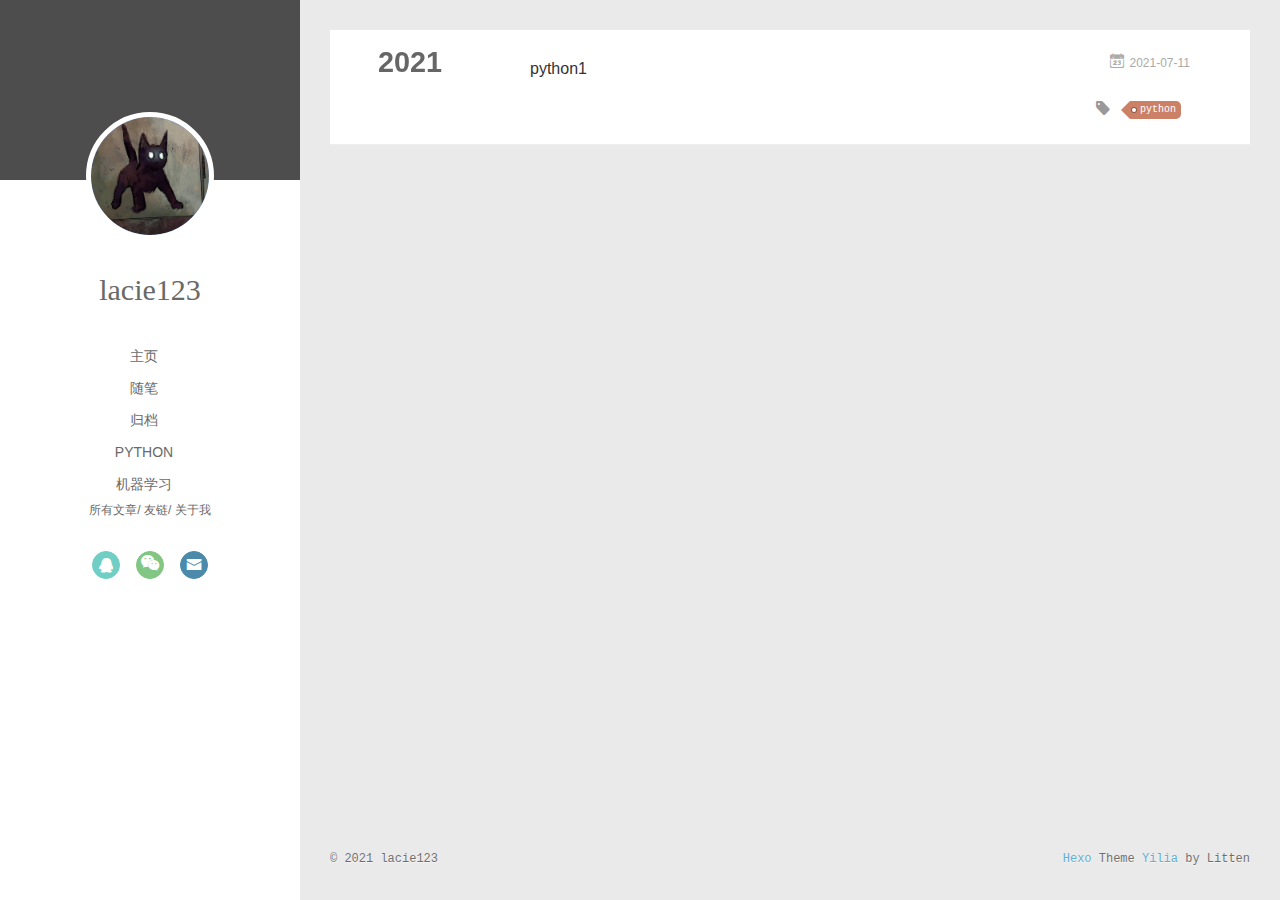
<file: tags/python/index.html>
<!DOCTYPE html>
<html>
<head>
  <meta charset="utf-8">
  
  <meta name="renderer" content="webkit">
  <meta http-equiv="X-UA-Compatible" content="IE=edge" >
  <link rel="dns-prefetch" href="http://example.com">
  <title>Tag: python | Hexo</title>
  <meta name="viewport" content="width=device-width, initial-scale=1, maximum-scale=1">
  <meta property="og:type" content="website">
<meta property="og:title" content="Hexo">
<meta property="og:url" content="http://example.com/tags/python/index.html">
<meta property="og:site_name" content="Hexo">
<meta property="og:locale" content="en_US">
<meta property="article:author" content="lacie123">
<meta name="twitter:card" content="summary">
  
    <link rel="alternative" href="/atom.xml" title="Hexo" type="application/atom+xml">
  
  
    <link rel="icon" href="/favicon.png">
  
  <link rel="stylesheet" type="text/css" href="/./main.0cf68a.css">
  <style type="text/css">
  
    #container.show {
      background: linear-gradient(200deg,#a0cfe4,#e8c37e);
    }
  </style>
  

  

<meta name="generator" content="Hexo 5.4.0"></head>

<body>
  <div id="container" q-class="show:isCtnShow">
    <canvas id="anm-canvas" class="anm-canvas"></canvas>
    <div class="left-col" q-class="show:isShow">
      
<div class="overlay" style="background: #4d4d4d"></div>
<div class="intrude-less">
	<header id="header" class="inner">
		<a href="/" class="profilepic">
			<img src="/assets/tou.png" class="js-avatar">
		</a>
		<hgroup>
		  <h1 class="header-author"><a href="/">lacie123</a></h1>
		</hgroup>
		

		<nav class="header-menu">
			<ul>
			
				<li><a href="/">主页</a></li>
	        
				<li><a href="/tags/%E9%9A%8F%E7%AC%94/">随笔</a></li>
	        
				<li><a href="/archives/index.html">归档</a></li>
	        
				<li><a href="/tags/python/">python</a></li>
	        
				<li><a href="/tags/%E6%9C%BA%E5%99%A8%E5%AD%A6%E4%B9%A0/">机器学习</a></li>
	        
			</ul>
		</nav>
		<nav class="header-smart-menu">
    		
    			
    			<a q-on="click: openSlider(e, 'innerArchive')" href="javascript:void(0)">所有文章</a>
    			
            
    			
    			<a q-on="click: openSlider(e, 'friends')" href="javascript:void(0)">友链</a>
    			
            
    			
    			<a q-on="click: openSlider(e, 'aboutme')" href="javascript:void(0)">关于我</a>
    			
            
		</nav>
		<nav class="header-nav">
			<div class="social">
				
					<a class="qq" target="_blank" href="/assets/qq.png" title="qq"><i class="icon-qq"></i></a>
		        
					<a class="weixin" target="_blank" href="/assets/weixin.png" title="weixin"><i class="icon-weixin"></i></a>
		        
					<a class="mail" target="_blank" href="mailto:1924725000@qq.com" title="mail"><i class="icon-mail"></i></a>
		        
			</div>
		</nav>
	</header>		
</div>

    </div>
    <div class="mid-col" q-class="show:isShow,hide:isShow|isFalse">
      
<nav id="mobile-nav">
  	<div class="overlay js-overlay" style="background: #4d4d4d"></div>
	<div class="btnctn js-mobile-btnctn">
  		<div class="slider-trigger list" q-on="click: openSlider(e)"><i class="icon icon-sort"></i></div>
	</div>
	<div class="intrude-less">
		<header id="header" class="inner">
			<div class="profilepic">
				<img src="/assets/tou.png" class="js-avatar">
			</div>
			<hgroup>
			  <h1 class="header-author js-header-author">lacie123</h1>
			</hgroup>
			
			
			
				
			
				
			
				
			
				
			
				
			
			
			
			<nav class="header-nav">
				<div class="social">
					
						<a class="qq" target="_blank" href="/assets/qq.png" title="qq"><i class="icon-qq"></i></a>
			        
						<a class="weixin" target="_blank" href="/assets/weixin.png" title="weixin"><i class="icon-weixin"></i></a>
			        
						<a class="mail" target="_blank" href="mailto:1924725000@qq.com" title="mail"><i class="icon-mail"></i></a>
			        
				</div>
			</nav>

			<nav class="header-menu js-header-menu">
				<ul style="width: 70%">
				
				
					<li style="width: 20%"><a href="/">主页</a></li>
		        
					<li style="width: 20%"><a href="/tags/%E9%9A%8F%E7%AC%94/">随笔</a></li>
		        
					<li style="width: 20%"><a href="/archives/index.html">归档</a></li>
		        
					<li style="width: 20%"><a href="/tags/python/">python</a></li>
		        
					<li style="width: 20%"><a href="/tags/%E6%9C%BA%E5%99%A8%E5%AD%A6%E4%B9%A0/">机器学习</a></li>
		        
				</ul>
			</nav>
		</header>				
	</div>
	<div class="mobile-mask" style="display:none" q-show="isShow"></div>
</nav>

      <div id="wrapper" class="body-wrap">
        <div class="menu-l">
          <div class="canvas-wrap">
            <canvas data-colors="#eaeaea" data-sectionHeight="100" data-contentId="js-content" id="myCanvas1" class="anm-canvas"></canvas>
          </div>
          <div id="js-content" class="content-ll">
            
  
  
    
    
      
      
      <section class="archives-wrap">
        <div class="archive-year-wrap">
          <a href="/archives/2021" class="archive-year">2021</a>
        </div>
        <div class="archives">
    
    <article class="archive-article archive-type-post">
  <div class="archive-article-inner">
    <header class="archive-article-header">
      	<div class="article-meta">
	      	<a href="/2021/07/11/python1/" class="archive-article-date">
  	<time datetime="2021-07-11T06:18:03.000Z" itemprop="datePublished"><i class="icon-calendar icon"></i>2021-07-11</time>
</a>
        </div>
    	 
  
    <h1 itemprop="name">
      <a class="archive-article-title" href="/2021/07/11/python1/">python1</a>
    </h1>
  

        <div class="article-info info-on-right">
          
	<div class="article-tag tagcloud">
		<i class="icon-price-tags icon"></i>
		<ul class="article-tag-list">
			 
        		<li class="article-tag-list-item">
        			<a href="javascript:void(0)" class="js-tag article-tag-list-link color2">python</a>
        		</li>
      		
		</ul>
	</div>

          

        </div>
        <div class="clearfix"></div>
    </header>
  </div>
</article>
  
  
    </div></section>
  

    


          </div>
        </div>
      </div>
      <footer id="footer">
  <div class="outer">
    <div id="footer-info">
    	<div class="footer-left">
    		&copy; 2021 lacie123
    	</div>
      	<div class="footer-right">
      		<a href="http://hexo.io/" target="_blank">Hexo</a>  Theme <a href="https://github.com/litten/hexo-theme-yilia" target="_blank">Yilia</a> by Litten
      	</div>
    </div>
  </div>
</footer>
    </div>
    <script>
	var yiliaConfig = {
		mathjax: false,
		isHome: false,
		isPost: false,
		isArchive: false,
		isTag: true,
		isCategory: false,
		open_in_new: false,
		toc_hide_index: true,
		root: "/",
		innerArchive: true,
		showTags: false
	}
</script>

<script>!function(t){function n(e){if(r[e])return r[e].exports;var i=r[e]={exports:{},id:e,loaded:!1};return t[e].call(i.exports,i,i.exports,n),i.loaded=!0,i.exports}var r={};n.m=t,n.c=r,n.p="./",n(0)}([function(t,n,r){r(195),t.exports=r(191)},function(t,n,r){var e=r(3),i=r(52),o=r(27),u=r(28),c=r(53),f="prototype",a=function(t,n,r){var s,l,h,v,p=t&a.F,d=t&a.G,y=t&a.S,g=t&a.P,b=t&a.B,m=d?e:y?e[n]||(e[n]={}):(e[n]||{})[f],x=d?i:i[n]||(i[n]={}),w=x[f]||(x[f]={});d&&(r=n);for(s in r)l=!p&&m&&void 0!==m[s],h=(l?m:r)[s],v=b&&l?c(h,e):g&&"function"==typeof h?c(Function.call,h):h,m&&u(m,s,h,t&a.U),x[s]!=h&&o(x,s,v),g&&w[s]!=h&&(w[s]=h)};e.core=i,a.F=1,a.G=2,a.S=4,a.P=8,a.B=16,a.W=32,a.U=64,a.R=128,t.exports=a},function(t,n,r){var e=r(6);t.exports=function(t){if(!e(t))throw TypeError(t+" is not an object!");return t}},function(t,n){var r=t.exports="undefined"!=typeof window&&window.Math==Math?window:"undefined"!=typeof self&&self.Math==Math?self:Function("return this")();"number"==typeof __g&&(__g=r)},function(t,n){t.exports=function(t){try{return!!t()}catch(t){return!0}}},function(t,n){var r=t.exports="undefined"!=typeof window&&window.Math==Math?window:"undefined"!=typeof self&&self.Math==Math?self:Function("return this")();"number"==typeof __g&&(__g=r)},function(t,n){t.exports=function(t){return"object"==typeof t?null!==t:"function"==typeof t}},function(t,n,r){var e=r(126)("wks"),i=r(76),o=r(3).Symbol,u="function"==typeof o;(t.exports=function(t){return e[t]||(e[t]=u&&o[t]||(u?o:i)("Symbol."+t))}).store=e},function(t,n){var r={}.hasOwnProperty;t.exports=function(t,n){return r.call(t,n)}},function(t,n,r){var e=r(94),i=r(33);t.exports=function(t){return e(i(t))}},function(t,n,r){t.exports=!r(4)(function(){return 7!=Object.defineProperty({},"a",{get:function(){return 7}}).a})},function(t,n,r){var e=r(2),i=r(167),o=r(50),u=Object.defineProperty;n.f=r(10)?Object.defineProperty:function(t,n,r){if(e(t),n=o(n,!0),e(r),i)try{return u(t,n,r)}catch(t){}if("get"in r||"set"in r)throw TypeError("Accessors not supported!");return"value"in r&&(t[n]=r.value),t}},function(t,n,r){t.exports=!r(18)(function(){return 7!=Object.defineProperty({},"a",{get:function(){return 7}}).a})},function(t,n,r){var e=r(14),i=r(22);t.exports=r(12)?function(t,n,r){return e.f(t,n,i(1,r))}:function(t,n,r){return t[n]=r,t}},function(t,n,r){var e=r(20),i=r(58),o=r(42),u=Object.defineProperty;n.f=r(12)?Object.defineProperty:function(t,n,r){if(e(t),n=o(n,!0),e(r),i)try{return u(t,n,r)}catch(t){}if("get"in r||"set"in r)throw TypeError("Accessors not supported!");return"value"in r&&(t[n]=r.value),t}},function(t,n,r){var e=r(40)("wks"),i=r(23),o=r(5).Symbol,u="function"==typeof o;(t.exports=function(t){return e[t]||(e[t]=u&&o[t]||(u?o:i)("Symbol."+t))}).store=e},function(t,n,r){var e=r(67),i=Math.min;t.exports=function(t){return t>0?i(e(t),9007199254740991):0}},function(t,n,r){var e=r(46);t.exports=function(t){return Object(e(t))}},function(t,n){t.exports=function(t){try{return!!t()}catch(t){return!0}}},function(t,n,r){var e=r(63),i=r(34);t.exports=Object.keys||function(t){return e(t,i)}},function(t,n,r){var e=r(21);t.exports=function(t){if(!e(t))throw TypeError(t+" is not an object!");return t}},function(t,n){t.exports=function(t){return"object"==typeof t?null!==t:"function"==typeof t}},function(t,n){t.exports=function(t,n){return{enumerable:!(1&t),configurable:!(2&t),writable:!(4&t),value:n}}},function(t,n){var r=0,e=Math.random();t.exports=function(t){return"Symbol(".concat(void 0===t?"":t,")_",(++r+e).toString(36))}},function(t,n){var r={}.hasOwnProperty;t.exports=function(t,n){return r.call(t,n)}},function(t,n){var r=t.exports={version:"2.4.0"};"number"==typeof __e&&(__e=r)},function(t,n){t.exports=function(t){if("function"!=typeof t)throw TypeError(t+" is not a function!");return t}},function(t,n,r){var e=r(11),i=r(66);t.exports=r(10)?function(t,n,r){return e.f(t,n,i(1,r))}:function(t,n,r){return t[n]=r,t}},function(t,n,r){var e=r(3),i=r(27),o=r(24),u=r(76)("src"),c="toString",f=Function[c],a=(""+f).split(c);r(52).inspectSource=function(t){return f.call(t)},(t.exports=function(t,n,r,c){var f="function"==typeof r;f&&(o(r,"name")||i(r,"name",n)),t[n]!==r&&(f&&(o(r,u)||i(r,u,t[n]?""+t[n]:a.join(String(n)))),t===e?t[n]=r:c?t[n]?t[n]=r:i(t,n,r):(delete t[n],i(t,n,r)))})(Function.prototype,c,function(){return"function"==typeof this&&this[u]||f.call(this)})},function(t,n,r){var e=r(1),i=r(4),o=r(46),u=function(t,n,r,e){var i=String(o(t)),u="<"+n;return""!==r&&(u+=" "+r+'="'+String(e).replace(/"/g,"&quot;")+'"'),u+">"+i+"</"+n+">"};t.exports=function(t,n){var r={};r[t]=n(u),e(e.P+e.F*i(function(){var n=""[t]('"');return n!==n.toLowerCase()||n.split('"').length>3}),"String",r)}},function(t,n,r){var e=r(115),i=r(46);t.exports=function(t){return e(i(t))}},function(t,n,r){var e=r(116),i=r(66),o=r(30),u=r(50),c=r(24),f=r(167),a=Object.getOwnPropertyDescriptor;n.f=r(10)?a:function(t,n){if(t=o(t),n=u(n,!0),f)try{return a(t,n)}catch(t){}if(c(t,n))return i(!e.f.call(t,n),t[n])}},function(t,n,r){var e=r(24),i=r(17),o=r(145)("IE_PROTO"),u=Object.prototype;t.exports=Object.getPrototypeOf||function(t){return t=i(t),e(t,o)?t[o]:"function"==typeof t.constructor&&t instanceof t.constructor?t.constructor.prototype:t instanceof Object?u:null}},function(t,n){t.exports=function(t){if(void 0==t)throw TypeError("Can't call method on  "+t);return t}},function(t,n){t.exports="constructor,hasOwnProperty,isPrototypeOf,propertyIsEnumerable,toLocaleString,toString,valueOf".split(",")},function(t,n){t.exports={}},function(t,n){t.exports=!0},function(t,n){n.f={}.propertyIsEnumerable},function(t,n,r){var e=r(14).f,i=r(8),o=r(15)("toStringTag");t.exports=function(t,n,r){t&&!i(t=r?t:t.prototype,o)&&e(t,o,{configurable:!0,value:n})}},function(t,n,r){var e=r(40)("keys"),i=r(23);t.exports=function(t){return e[t]||(e[t]=i(t))}},function(t,n,r){var e=r(5),i="__core-js_shared__",o=e[i]||(e[i]={});t.exports=function(t){return o[t]||(o[t]={})}},function(t,n){var r=Math.ceil,e=Math.floor;t.exports=function(t){return isNaN(t=+t)?0:(t>0?e:r)(t)}},function(t,n,r){var e=r(21);t.exports=function(t,n){if(!e(t))return t;var r,i;if(n&&"function"==typeof(r=t.toString)&&!e(i=r.call(t)))return i;if("function"==typeof(r=t.valueOf)&&!e(i=r.call(t)))return i;if(!n&&"function"==typeof(r=t.toString)&&!e(i=r.call(t)))return i;throw TypeError("Can't convert object to primitive value")}},function(t,n,r){var e=r(5),i=r(25),o=r(36),u=r(44),c=r(14).f;t.exports=function(t){var n=i.Symbol||(i.Symbol=o?{}:e.Symbol||{});"_"==t.charAt(0)||t in n||c(n,t,{value:u.f(t)})}},function(t,n,r){n.f=r(15)},function(t,n){var r={}.toString;t.exports=function(t){return r.call(t).slice(8,-1)}},function(t,n){t.exports=function(t){if(void 0==t)throw TypeError("Can't call method on  "+t);return t}},function(t,n,r){var e=r(4);t.exports=function(t,n){return!!t&&e(function(){n?t.call(null,function(){},1):t.call(null)})}},function(t,n,r){var e=r(53),i=r(115),o=r(17),u=r(16),c=r(203);t.exports=function(t,n){var r=1==t,f=2==t,a=3==t,s=4==t,l=6==t,h=5==t||l,v=n||c;return function(n,c,p){for(var d,y,g=o(n),b=i(g),m=e(c,p,3),x=u(b.length),w=0,S=r?v(n,x):f?v(n,0):void 0;x>w;w++)if((h||w in b)&&(d=b[w],y=m(d,w,g),t))if(r)S[w]=y;else if(y)switch(t){case 3:return!0;case 5:return d;case 6:return w;case 2:S.push(d)}else if(s)return!1;return l?-1:a||s?s:S}}},function(t,n,r){var e=r(1),i=r(52),o=r(4);t.exports=function(t,n){var r=(i.Object||{})[t]||Object[t],u={};u[t]=n(r),e(e.S+e.F*o(function(){r(1)}),"Object",u)}},function(t,n,r){var e=r(6);t.exports=function(t,n){if(!e(t))return t;var r,i;if(n&&"function"==typeof(r=t.toString)&&!e(i=r.call(t)))return i;if("function"==typeof(r=t.valueOf)&&!e(i=r.call(t)))return i;if(!n&&"function"==typeof(r=t.toString)&&!e(i=r.call(t)))return i;throw TypeError("Can't convert object to primitive value")}},function(t,n,r){var e=r(5),i=r(25),o=r(91),u=r(13),c="prototype",f=function(t,n,r){var a,s,l,h=t&f.F,v=t&f.G,p=t&f.S,d=t&f.P,y=t&f.B,g=t&f.W,b=v?i:i[n]||(i[n]={}),m=b[c],x=v?e:p?e[n]:(e[n]||{})[c];v&&(r=n);for(a in r)(s=!h&&x&&void 0!==x[a])&&a in b||(l=s?x[a]:r[a],b[a]=v&&"function"!=typeof x[a]?r[a]:y&&s?o(l,e):g&&x[a]==l?function(t){var n=function(n,r,e){if(this instanceof t){switch(arguments.length){case 0:return new t;case 1:return new t(n);case 2:return new t(n,r)}return new t(n,r,e)}return t.apply(this,arguments)};return n[c]=t[c],n}(l):d&&"function"==typeof l?o(Function.call,l):l,d&&((b.virtual||(b.virtual={}))[a]=l,t&f.R&&m&&!m[a]&&u(m,a,l)))};f.F=1,f.G=2,f.S=4,f.P=8,f.B=16,f.W=32,f.U=64,f.R=128,t.exports=f},function(t,n){var r=t.exports={version:"2.4.0"};"number"==typeof __e&&(__e=r)},function(t,n,r){var e=r(26);t.exports=function(t,n,r){if(e(t),void 0===n)return t;switch(r){case 1:return function(r){return t.call(n,r)};case 2:return function(r,e){return t.call(n,r,e)};case 3:return function(r,e,i){return t.call(n,r,e,i)}}return function(){return t.apply(n,arguments)}}},function(t,n,r){var e=r(183),i=r(1),o=r(126)("metadata"),u=o.store||(o.store=new(r(186))),c=function(t,n,r){var i=u.get(t);if(!i){if(!r)return;u.set(t,i=new e)}var o=i.get(n);if(!o){if(!r)return;i.set(n,o=new e)}return o},f=function(t,n,r){var e=c(n,r,!1);return void 0!==e&&e.has(t)},a=function(t,n,r){var e=c(n,r,!1);return void 0===e?void 0:e.get(t)},s=function(t,n,r,e){c(r,e,!0).set(t,n)},l=function(t,n){var r=c(t,n,!1),e=[];return r&&r.forEach(function(t,n){e.push(n)}),e},h=function(t){return void 0===t||"symbol"==typeof t?t:String(t)},v=function(t){i(i.S,"Reflect",t)};t.exports={store:u,map:c,has:f,get:a,set:s,keys:l,key:h,exp:v}},function(t,n,r){"use strict";if(r(10)){var e=r(69),i=r(3),o=r(4),u=r(1),c=r(127),f=r(152),a=r(53),s=r(68),l=r(66),h=r(27),v=r(73),p=r(67),d=r(16),y=r(75),g=r(50),b=r(24),m=r(180),x=r(114),w=r(6),S=r(17),_=r(137),O=r(70),E=r(32),P=r(71).f,j=r(154),F=r(76),M=r(7),A=r(48),N=r(117),T=r(146),I=r(155),k=r(80),L=r(123),R=r(74),C=r(130),D=r(160),U=r(11),W=r(31),G=U.f,B=W.f,V=i.RangeError,z=i.TypeError,q=i.Uint8Array,K="ArrayBuffer",J="Shared"+K,Y="BYTES_PER_ELEMENT",H="prototype",$=Array[H],X=f.ArrayBuffer,Q=f.DataView,Z=A(0),tt=A(2),nt=A(3),rt=A(4),et=A(5),it=A(6),ot=N(!0),ut=N(!1),ct=I.values,ft=I.keys,at=I.entries,st=$.lastIndexOf,lt=$.reduce,ht=$.reduceRight,vt=$.join,pt=$.sort,dt=$.slice,yt=$.toString,gt=$.toLocaleString,bt=M("iterator"),mt=M("toStringTag"),xt=F("typed_constructor"),wt=F("def_constructor"),St=c.CONSTR,_t=c.TYPED,Ot=c.VIEW,Et="Wrong length!",Pt=A(1,function(t,n){return Tt(T(t,t[wt]),n)}),jt=o(function(){return 1===new q(new Uint16Array([1]).buffer)[0]}),Ft=!!q&&!!q[H].set&&o(function(){new q(1).set({})}),Mt=function(t,n){if(void 0===t)throw z(Et);var r=+t,e=d(t);if(n&&!m(r,e))throw V(Et);return e},At=function(t,n){var r=p(t);if(r<0||r%n)throw V("Wrong offset!");return r},Nt=function(t){if(w(t)&&_t in t)return t;throw z(t+" is not a typed array!")},Tt=function(t,n){if(!(w(t)&&xt in t))throw z("It is not a typed array constructor!");return new t(n)},It=function(t,n){return kt(T(t,t[wt]),n)},kt=function(t,n){for(var r=0,e=n.length,i=Tt(t,e);e>r;)i[r]=n[r++];return i},Lt=function(t,n,r){G(t,n,{get:function(){return this._d[r]}})},Rt=function(t){var n,r,e,i,o,u,c=S(t),f=arguments.length,s=f>1?arguments[1]:void 0,l=void 0!==s,h=j(c);if(void 0!=h&&!_(h)){for(u=h.call(c),e=[],n=0;!(o=u.next()).done;n++)e.push(o.value);c=e}for(l&&f>2&&(s=a(s,arguments[2],2)),n=0,r=d(c.length),i=Tt(this,r);r>n;n++)i[n]=l?s(c[n],n):c[n];return i},Ct=function(){for(var t=0,n=arguments.length,r=Tt(this,n);n>t;)r[t]=arguments[t++];return r},Dt=!!q&&o(function(){gt.call(new q(1))}),Ut=function(){return gt.apply(Dt?dt.call(Nt(this)):Nt(this),arguments)},Wt={copyWithin:function(t,n){return D.call(Nt(this),t,n,arguments.length>2?arguments[2]:void 0)},every:function(t){return rt(Nt(this),t,arguments.length>1?arguments[1]:void 0)},fill:function(t){return C.apply(Nt(this),arguments)},filter:function(t){return It(this,tt(Nt(this),t,arguments.length>1?arguments[1]:void 0))},find:function(t){return et(Nt(this),t,arguments.length>1?arguments[1]:void 0)},findIndex:function(t){return it(Nt(this),t,arguments.length>1?arguments[1]:void 0)},forEach:function(t){Z(Nt(this),t,arguments.length>1?arguments[1]:void 0)},indexOf:function(t){return ut(Nt(this),t,arguments.length>1?arguments[1]:void 0)},includes:function(t){return ot(Nt(this),t,arguments.length>1?arguments[1]:void 0)},join:function(t){return vt.apply(Nt(this),arguments)},lastIndexOf:function(t){return st.apply(Nt(this),arguments)},map:function(t){return Pt(Nt(this),t,arguments.length>1?arguments[1]:void 0)},reduce:function(t){return lt.apply(Nt(this),arguments)},reduceRight:function(t){return ht.apply(Nt(this),arguments)},reverse:function(){for(var t,n=this,r=Nt(n).length,e=Math.floor(r/2),i=0;i<e;)t=n[i],n[i++]=n[--r],n[r]=t;return n},some:function(t){return nt(Nt(this),t,arguments.length>1?arguments[1]:void 0)},sort:function(t){return pt.call(Nt(this),t)},subarray:function(t,n){var r=Nt(this),e=r.length,i=y(t,e);return new(T(r,r[wt]))(r.buffer,r.byteOffset+i*r.BYTES_PER_ELEMENT,d((void 0===n?e:y(n,e))-i))}},Gt=function(t,n){return It(this,dt.call(Nt(this),t,n))},Bt=function(t){Nt(this);var n=At(arguments[1],1),r=this.length,e=S(t),i=d(e.length),o=0;if(i+n>r)throw V(Et);for(;o<i;)this[n+o]=e[o++]},Vt={entries:function(){return at.call(Nt(this))},keys:function(){return ft.call(Nt(this))},values:function(){return ct.call(Nt(this))}},zt=function(t,n){return w(t)&&t[_t]&&"symbol"!=typeof n&&n in t&&String(+n)==String(n)},qt=function(t,n){return zt(t,n=g(n,!0))?l(2,t[n]):B(t,n)},Kt=function(t,n,r){return!(zt(t,n=g(n,!0))&&w(r)&&b(r,"value"))||b(r,"get")||b(r,"set")||r.configurable||b(r,"writable")&&!r.writable||b(r,"enumerable")&&!r.enumerable?G(t,n,r):(t[n]=r.value,t)};St||(W.f=qt,U.f=Kt),u(u.S+u.F*!St,"Object",{getOwnPropertyDescriptor:qt,defineProperty:Kt}),o(function(){yt.call({})})&&(yt=gt=function(){return vt.call(this)});var Jt=v({},Wt);v(Jt,Vt),h(Jt,bt,Vt.values),v(Jt,{slice:Gt,set:Bt,constructor:function(){},toString:yt,toLocaleString:Ut}),Lt(Jt,"buffer","b"),Lt(Jt,"byteOffset","o"),Lt(Jt,"byteLength","l"),Lt(Jt,"length","e"),G(Jt,mt,{get:function(){return this[_t]}}),t.exports=function(t,n,r,f){f=!!f;var a=t+(f?"Clamped":"")+"Array",l="Uint8Array"!=a,v="get"+t,p="set"+t,y=i[a],g=y||{},b=y&&E(y),m=!y||!c.ABV,S={},_=y&&y[H],j=function(t,r){var e=t._d;return e.v[v](r*n+e.o,jt)},F=function(t,r,e){var i=t._d;f&&(e=(e=Math.round(e))<0?0:e>255?255:255&e),i.v[p](r*n+i.o,e,jt)},M=function(t,n){G(t,n,{get:function(){return j(this,n)},set:function(t){return F(this,n,t)},enumerable:!0})};m?(y=r(function(t,r,e,i){s(t,y,a,"_d");var o,u,c,f,l=0,v=0;if(w(r)){if(!(r instanceof X||(f=x(r))==K||f==J))return _t in r?kt(y,r):Rt.call(y,r);o=r,v=At(e,n);var p=r.byteLength;if(void 0===i){if(p%n)throw V(Et);if((u=p-v)<0)throw V(Et)}else if((u=d(i)*n)+v>p)throw V(Et);c=u/n}else c=Mt(r,!0),u=c*n,o=new X(u);for(h(t,"_d",{b:o,o:v,l:u,e:c,v:new Q(o)});l<c;)M(t,l++)}),_=y[H]=O(Jt),h(_,"constructor",y)):L(function(t){new y(null),new y(t)},!0)||(y=r(function(t,r,e,i){s(t,y,a);var o;return w(r)?r instanceof X||(o=x(r))==K||o==J?void 0!==i?new g(r,At(e,n),i):void 0!==e?new g(r,At(e,n)):new g(r):_t in r?kt(y,r):Rt.call(y,r):new g(Mt(r,l))}),Z(b!==Function.prototype?P(g).concat(P(b)):P(g),function(t){t in y||h(y,t,g[t])}),y[H]=_,e||(_.constructor=y));var A=_[bt],N=!!A&&("values"==A.name||void 0==A.name),T=Vt.values;h(y,xt,!0),h(_,_t,a),h(_,Ot,!0),h(_,wt,y),(f?new y(1)[mt]==a:mt in _)||G(_,mt,{get:function(){return a}}),S[a]=y,u(u.G+u.W+u.F*(y!=g),S),u(u.S,a,{BYTES_PER_ELEMENT:n,from:Rt,of:Ct}),Y in _||h(_,Y,n),u(u.P,a,Wt),R(a),u(u.P+u.F*Ft,a,{set:Bt}),u(u.P+u.F*!N,a,Vt),u(u.P+u.F*(_.toString!=yt),a,{toString:yt}),u(u.P+u.F*o(function(){new y(1).slice()}),a,{slice:Gt}),u(u.P+u.F*(o(function(){return[1,2].toLocaleString()!=new y([1,2]).toLocaleString()})||!o(function(){_.toLocaleString.call([1,2])})),a,{toLocaleString:Ut}),k[a]=N?A:T,e||N||h(_,bt,T)}}else t.exports=function(){}},function(t,n){var r={}.toString;t.exports=function(t){return r.call(t).slice(8,-1)}},function(t,n,r){var e=r(21),i=r(5).document,o=e(i)&&e(i.createElement);t.exports=function(t){return o?i.createElement(t):{}}},function(t,n,r){t.exports=!r(12)&&!r(18)(function(){return 7!=Object.defineProperty(r(57)("div"),"a",{get:function(){return 7}}).a})},function(t,n,r){"use strict";var e=r(36),i=r(51),o=r(64),u=r(13),c=r(8),f=r(35),a=r(96),s=r(38),l=r(103),h=r(15)("iterator"),v=!([].keys&&"next"in[].keys()),p="keys",d="values",y=function(){return this};t.exports=function(t,n,r,g,b,m,x){a(r,n,g);var w,S,_,O=function(t){if(!v&&t in F)return F[t];switch(t){case p:case d:return function(){return new r(this,t)}}return function(){return new r(this,t)}},E=n+" Iterator",P=b==d,j=!1,F=t.prototype,M=F[h]||F["@@iterator"]||b&&F[b],A=M||O(b),N=b?P?O("entries"):A:void 0,T="Array"==n?F.entries||M:M;if(T&&(_=l(T.call(new t)))!==Object.prototype&&(s(_,E,!0),e||c(_,h)||u(_,h,y)),P&&M&&M.name!==d&&(j=!0,A=function(){return M.call(this)}),e&&!x||!v&&!j&&F[h]||u(F,h,A),f[n]=A,f[E]=y,b)if(w={values:P?A:O(d),keys:m?A:O(p),entries:N},x)for(S in w)S in F||o(F,S,w[S]);else i(i.P+i.F*(v||j),n,w);return w}},function(t,n,r){var e=r(20),i=r(100),o=r(34),u=r(39)("IE_PROTO"),c=function(){},f="prototype",a=function(){var t,n=r(57)("iframe"),e=o.length;for(n.style.display="none",r(93).appendChild(n),n.src="javascript:",t=n.contentWindow.document,t.open(),t.write("<script>document.F=Object<\/script>"),t.close(),a=t.F;e--;)delete a[f][o[e]];return a()};t.exports=Object.create||function(t,n){var r;return null!==t?(c[f]=e(t),r=new c,c[f]=null,r[u]=t):r=a(),void 0===n?r:i(r,n)}},function(t,n,r){var e=r(63),i=r(34).concat("length","prototype");n.f=Object.getOwnPropertyNames||function(t){return e(t,i)}},function(t,n){n.f=Object.getOwnPropertySymbols},function(t,n,r){var e=r(8),i=r(9),o=r(90)(!1),u=r(39)("IE_PROTO");t.exports=function(t,n){var r,c=i(t),f=0,a=[];for(r in c)r!=u&&e(c,r)&&a.push(r);for(;n.length>f;)e(c,r=n[f++])&&(~o(a,r)||a.push(r));return a}},function(t,n,r){t.exports=r(13)},function(t,n,r){var e=r(76)("meta"),i=r(6),o=r(24),u=r(11).f,c=0,f=Object.isExtensible||function(){return!0},a=!r(4)(function(){return f(Object.preventExtensions({}))}),s=function(t){u(t,e,{value:{i:"O"+ ++c,w:{}}})},l=function(t,n){if(!i(t))return"symbol"==typeof t?t:("string"==typeof t?"S":"P")+t;if(!o(t,e)){if(!f(t))return"F";if(!n)return"E";s(t)}return t[e].i},h=function(t,n){if(!o(t,e)){if(!f(t))return!0;if(!n)return!1;s(t)}return t[e].w},v=function(t){return a&&p.NEED&&f(t)&&!o(t,e)&&s(t),t},p=t.exports={KEY:e,NEED:!1,fastKey:l,getWeak:h,onFreeze:v}},function(t,n){t.exports=function(t,n){return{enumerable:!(1&t),configurable:!(2&t),writable:!(4&t),value:n}}},function(t,n){var r=Math.ceil,e=Math.floor;t.exports=function(t){return isNaN(t=+t)?0:(t>0?e:r)(t)}},function(t,n){t.exports=function(t,n,r,e){if(!(t instanceof n)||void 0!==e&&e in t)throw TypeError(r+": incorrect invocation!");return t}},function(t,n){t.exports=!1},function(t,n,r){var e=r(2),i=r(173),o=r(133),u=r(145)("IE_PROTO"),c=function(){},f="prototype",a=function(){var t,n=r(132)("iframe"),e=o.length;for(n.style.display="none",r(135).appendChild(n),n.src="javascript:",t=n.contentWindow.document,t.open(),t.write("<script>document.F=Object<\/script>"),t.close(),a=t.F;e--;)delete a[f][o[e]];return a()};t.exports=Object.create||function(t,n){var r;return null!==t?(c[f]=e(t),r=new c,c[f]=null,r[u]=t):r=a(),void 0===n?r:i(r,n)}},function(t,n,r){var e=r(175),i=r(133).concat("length","prototype");n.f=Object.getOwnPropertyNames||function(t){return e(t,i)}},function(t,n,r){var e=r(175),i=r(133);t.exports=Object.keys||function(t){return e(t,i)}},function(t,n,r){var e=r(28);t.exports=function(t,n,r){for(var i in n)e(t,i,n[i],r);return t}},function(t,n,r){"use strict";var e=r(3),i=r(11),o=r(10),u=r(7)("species");t.exports=function(t){var n=e[t];o&&n&&!n[u]&&i.f(n,u,{configurable:!0,get:function(){return this}})}},function(t,n,r){var e=r(67),i=Math.max,o=Math.min;t.exports=function(t,n){return t=e(t),t<0?i(t+n,0):o(t,n)}},function(t,n){var r=0,e=Math.random();t.exports=function(t){return"Symbol(".concat(void 0===t?"":t,")_",(++r+e).toString(36))}},function(t,n,r){var e=r(33);t.exports=function(t){return Object(e(t))}},function(t,n,r){var e=r(7)("unscopables"),i=Array.prototype;void 0==i[e]&&r(27)(i,e,{}),t.exports=function(t){i[e][t]=!0}},function(t,n,r){var e=r(53),i=r(169),o=r(137),u=r(2),c=r(16),f=r(154),a={},s={},n=t.exports=function(t,n,r,l,h){var v,p,d,y,g=h?function(){return t}:f(t),b=e(r,l,n?2:1),m=0;if("function"!=typeof g)throw TypeError(t+" is not iterable!");if(o(g)){for(v=c(t.length);v>m;m++)if((y=n?b(u(p=t[m])[0],p[1]):b(t[m]))===a||y===s)return y}else for(d=g.call(t);!(p=d.next()).done;)if((y=i(d,b,p.value,n))===a||y===s)return y};n.BREAK=a,n.RETURN=s},function(t,n){t.exports={}},function(t,n,r){var e=r(11).f,i=r(24),o=r(7)("toStringTag");t.exports=function(t,n,r){t&&!i(t=r?t:t.prototype,o)&&e(t,o,{configurable:!0,value:n})}},function(t,n,r){var e=r(1),i=r(46),o=r(4),u=r(150),c="["+u+"]",f="​",a=RegExp("^"+c+c+"*"),s=RegExp(c+c+"*$"),l=function(t,n,r){var i={},c=o(function(){return!!u[t]()||f[t]()!=f}),a=i[t]=c?n(h):u[t];r&&(i[r]=a),e(e.P+e.F*c,"String",i)},h=l.trim=function(t,n){return t=String(i(t)),1&n&&(t=t.replace(a,"")),2&n&&(t=t.replace(s,"")),t};t.exports=l},function(t,n,r){t.exports={default:r(86),__esModule:!0}},function(t,n,r){t.exports={default:r(87),__esModule:!0}},function(t,n,r){"use strict";function e(t){return t&&t.__esModule?t:{default:t}}n.__esModule=!0;var i=r(84),o=e(i),u=r(83),c=e(u),f="function"==typeof c.default&&"symbol"==typeof o.default?function(t){return typeof t}:function(t){return t&&"function"==typeof c.default&&t.constructor===c.default&&t!==c.default.prototype?"symbol":typeof t};n.default="function"==typeof c.default&&"symbol"===f(o.default)?function(t){return void 0===t?"undefined":f(t)}:function(t){return t&&"function"==typeof c.default&&t.constructor===c.default&&t!==c.default.prototype?"symbol":void 0===t?"undefined":f(t)}},function(t,n,r){r(110),r(108),r(111),r(112),t.exports=r(25).Symbol},function(t,n,r){r(109),r(113),t.exports=r(44).f("iterator")},function(t,n){t.exports=function(t){if("function"!=typeof t)throw TypeError(t+" is not a function!");return t}},function(t,n){t.exports=function(){}},function(t,n,r){var e=r(9),i=r(106),o=r(105);t.exports=function(t){return function(n,r,u){var c,f=e(n),a=i(f.length),s=o(u,a);if(t&&r!=r){for(;a>s;)if((c=f[s++])!=c)return!0}else for(;a>s;s++)if((t||s in f)&&f[s]===r)return t||s||0;return!t&&-1}}},function(t,n,r){var e=r(88);t.exports=function(t,n,r){if(e(t),void 0===n)return t;switch(r){case 1:return function(r){return t.call(n,r)};case 2:return function(r,e){return t.call(n,r,e)};case 3:return function(r,e,i){return t.call(n,r,e,i)}}return function(){return t.apply(n,arguments)}}},function(t,n,r){var e=r(19),i=r(62),o=r(37);t.exports=function(t){var n=e(t),r=i.f;if(r)for(var u,c=r(t),f=o.f,a=0;c.length>a;)f.call(t,u=c[a++])&&n.push(u);return n}},function(t,n,r){t.exports=r(5).document&&document.documentElement},function(t,n,r){var e=r(56);t.exports=Object("z").propertyIsEnumerable(0)?Object:function(t){return"String"==e(t)?t.split(""):Object(t)}},function(t,n,r){var e=r(56);t.exports=Array.isArray||function(t){return"Array"==e(t)}},function(t,n,r){"use strict";var e=r(60),i=r(22),o=r(38),u={};r(13)(u,r(15)("iterator"),function(){return this}),t.exports=function(t,n,r){t.prototype=e(u,{next:i(1,r)}),o(t,n+" Iterator")}},function(t,n){t.exports=function(t,n){return{value:n,done:!!t}}},function(t,n,r){var e=r(19),i=r(9);t.exports=function(t,n){for(var r,o=i(t),u=e(o),c=u.length,f=0;c>f;)if(o[r=u[f++]]===n)return r}},function(t,n,r){var e=r(23)("meta"),i=r(21),o=r(8),u=r(14).f,c=0,f=Object.isExtensible||function(){return!0},a=!r(18)(function(){return f(Object.preventExtensions({}))}),s=function(t){u(t,e,{value:{i:"O"+ ++c,w:{}}})},l=function(t,n){if(!i(t))return"symbol"==typeof t?t:("string"==typeof t?"S":"P")+t;if(!o(t,e)){if(!f(t))return"F";if(!n)return"E";s(t)}return t[e].i},h=function(t,n){if(!o(t,e)){if(!f(t))return!0;if(!n)return!1;s(t)}return t[e].w},v=function(t){return a&&p.NEED&&f(t)&&!o(t,e)&&s(t),t},p=t.exports={KEY:e,NEED:!1,fastKey:l,getWeak:h,onFreeze:v}},function(t,n,r){var e=r(14),i=r(20),o=r(19);t.exports=r(12)?Object.defineProperties:function(t,n){i(t);for(var r,u=o(n),c=u.length,f=0;c>f;)e.f(t,r=u[f++],n[r]);return t}},function(t,n,r){var e=r(37),i=r(22),o=r(9),u=r(42),c=r(8),f=r(58),a=Object.getOwnPropertyDescriptor;n.f=r(12)?a:function(t,n){if(t=o(t),n=u(n,!0),f)try{return a(t,n)}catch(t){}if(c(t,n))return i(!e.f.call(t,n),t[n])}},function(t,n,r){var e=r(9),i=r(61).f,o={}.toString,u="object"==typeof window&&window&&Object.getOwnPropertyNames?Object.getOwnPropertyNames(window):[],c=function(t){try{return i(t)}catch(t){return u.slice()}};t.exports.f=function(t){return u&&"[object Window]"==o.call(t)?c(t):i(e(t))}},function(t,n,r){var e=r(8),i=r(77),o=r(39)("IE_PROTO"),u=Object.prototype;t.exports=Object.getPrototypeOf||function(t){return t=i(t),e(t,o)?t[o]:"function"==typeof t.constructor&&t instanceof t.constructor?t.constructor.prototype:t instanceof Object?u:null}},function(t,n,r){var e=r(41),i=r(33);t.exports=function(t){return function(n,r){var o,u,c=String(i(n)),f=e(r),a=c.length;return f<0||f>=a?t?"":void 0:(o=c.charCodeAt(f),o<55296||o>56319||f+1===a||(u=c.charCodeAt(f+1))<56320||u>57343?t?c.charAt(f):o:t?c.slice(f,f+2):u-56320+(o-55296<<10)+65536)}}},function(t,n,r){var e=r(41),i=Math.max,o=Math.min;t.exports=function(t,n){return t=e(t),t<0?i(t+n,0):o(t,n)}},function(t,n,r){var e=r(41),i=Math.min;t.exports=function(t){return t>0?i(e(t),9007199254740991):0}},function(t,n,r){"use strict";var e=r(89),i=r(97),o=r(35),u=r(9);t.exports=r(59)(Array,"Array",function(t,n){this._t=u(t),this._i=0,this._k=n},function(){var t=this._t,n=this._k,r=this._i++;return!t||r>=t.length?(this._t=void 0,i(1)):"keys"==n?i(0,r):"values"==n?i(0,t[r]):i(0,[r,t[r]])},"values"),o.Arguments=o.Array,e("keys"),e("values"),e("entries")},function(t,n){},function(t,n,r){"use strict";var e=r(104)(!0);r(59)(String,"String",function(t){this._t=String(t),this._i=0},function(){var t,n=this._t,r=this._i;return r>=n.length?{value:void 0,done:!0}:(t=e(n,r),this._i+=t.length,{value:t,done:!1})})},function(t,n,r){"use strict";var e=r(5),i=r(8),o=r(12),u=r(51),c=r(64),f=r(99).KEY,a=r(18),s=r(40),l=r(38),h=r(23),v=r(15),p=r(44),d=r(43),y=r(98),g=r(92),b=r(95),m=r(20),x=r(9),w=r(42),S=r(22),_=r(60),O=r(102),E=r(101),P=r(14),j=r(19),F=E.f,M=P.f,A=O.f,N=e.Symbol,T=e.JSON,I=T&&T.stringify,k="prototype",L=v("_hidden"),R=v("toPrimitive"),C={}.propertyIsEnumerable,D=s("symbol-registry"),U=s("symbols"),W=s("op-symbols"),G=Object[k],B="function"==typeof N,V=e.QObject,z=!V||!V[k]||!V[k].findChild,q=o&&a(function(){return 7!=_(M({},"a",{get:function(){return M(this,"a",{value:7}).a}})).a})?function(t,n,r){var e=F(G,n);e&&delete G[n],M(t,n,r),e&&t!==G&&M(G,n,e)}:M,K=function(t){var n=U[t]=_(N[k]);return n._k=t,n},J=B&&"symbol"==typeof N.iterator?function(t){return"symbol"==typeof t}:function(t){return t instanceof N},Y=function(t,n,r){return t===G&&Y(W,n,r),m(t),n=w(n,!0),m(r),i(U,n)?(r.enumerable?(i(t,L)&&t[L][n]&&(t[L][n]=!1),r=_(r,{enumerable:S(0,!1)})):(i(t,L)||M(t,L,S(1,{})),t[L][n]=!0),q(t,n,r)):M(t,n,r)},H=function(t,n){m(t);for(var r,e=g(n=x(n)),i=0,o=e.length;o>i;)Y(t,r=e[i++],n[r]);return t},$=function(t,n){return void 0===n?_(t):H(_(t),n)},X=function(t){var n=C.call(this,t=w(t,!0));return!(this===G&&i(U,t)&&!i(W,t))&&(!(n||!i(this,t)||!i(U,t)||i(this,L)&&this[L][t])||n)},Q=function(t,n){if(t=x(t),n=w(n,!0),t!==G||!i(U,n)||i(W,n)){var r=F(t,n);return!r||!i(U,n)||i(t,L)&&t[L][n]||(r.enumerable=!0),r}},Z=function(t){for(var n,r=A(x(t)),e=[],o=0;r.length>o;)i(U,n=r[o++])||n==L||n==f||e.push(n);return e},tt=function(t){for(var n,r=t===G,e=A(r?W:x(t)),o=[],u=0;e.length>u;)!i(U,n=e[u++])||r&&!i(G,n)||o.push(U[n]);return o};B||(N=function(){if(this instanceof N)throw TypeError("Symbol is not a constructor!");var t=h(arguments.length>0?arguments[0]:void 0),n=function(r){this===G&&n.call(W,r),i(this,L)&&i(this[L],t)&&(this[L][t]=!1),q(this,t,S(1,r))};return o&&z&&q(G,t,{configurable:!0,set:n}),K(t)},c(N[k],"toString",function(){return this._k}),E.f=Q,P.f=Y,r(61).f=O.f=Z,r(37).f=X,r(62).f=tt,o&&!r(36)&&c(G,"propertyIsEnumerable",X,!0),p.f=function(t){return K(v(t))}),u(u.G+u.W+u.F*!B,{Symbol:N});for(var nt="hasInstance,isConcatSpreadable,iterator,match,replace,search,species,split,toPrimitive,toStringTag,unscopables".split(","),rt=0;nt.length>rt;)v(nt[rt++]);for(var nt=j(v.store),rt=0;nt.length>rt;)d(nt[rt++]);u(u.S+u.F*!B,"Symbol",{for:function(t){return i(D,t+="")?D[t]:D[t]=N(t)},keyFor:function(t){if(J(t))return y(D,t);throw TypeError(t+" is not a symbol!")},useSetter:function(){z=!0},useSimple:function(){z=!1}}),u(u.S+u.F*!B,"Object",{create:$,defineProperty:Y,defineProperties:H,getOwnPropertyDescriptor:Q,getOwnPropertyNames:Z,getOwnPropertySymbols:tt}),T&&u(u.S+u.F*(!B||a(function(){var t=N();return"[null]"!=I([t])||"{}"!=I({a:t})||"{}"!=I(Object(t))})),"JSON",{stringify:function(t){if(void 0!==t&&!J(t)){for(var n,r,e=[t],i=1;arguments.length>i;)e.push(arguments[i++]);return n=e[1],"function"==typeof n&&(r=n),!r&&b(n)||(n=function(t,n){if(r&&(n=r.call(this,t,n)),!J(n))return n}),e[1]=n,I.apply(T,e)}}}),N[k][R]||r(13)(N[k],R,N[k].valueOf),l(N,"Symbol"),l(Math,"Math",!0),l(e.JSON,"JSON",!0)},function(t,n,r){r(43)("asyncIterator")},function(t,n,r){r(43)("observable")},function(t,n,r){r(107);for(var e=r(5),i=r(13),o=r(35),u=r(15)("toStringTag"),c=["NodeList","DOMTokenList","MediaList","StyleSheetList","CSSRuleList"],f=0;f<5;f++){var a=c[f],s=e[a],l=s&&s.prototype;l&&!l[u]&&i(l,u,a),o[a]=o.Array}},function(t,n,r){var e=r(45),i=r(7)("toStringTag"),o="Arguments"==e(function(){return arguments}()),u=function(t,n){try{return t[n]}catch(t){}};t.exports=function(t){var n,r,c;return void 0===t?"Undefined":null===t?"Null":"string"==typeof(r=u(n=Object(t),i))?r:o?e(n):"Object"==(c=e(n))&&"function"==typeof n.callee?"Arguments":c}},function(t,n,r){var e=r(45);t.exports=Object("z").propertyIsEnumerable(0)?Object:function(t){return"String"==e(t)?t.split(""):Object(t)}},function(t,n){n.f={}.propertyIsEnumerable},function(t,n,r){var e=r(30),i=r(16),o=r(75);t.exports=function(t){return function(n,r,u){var c,f=e(n),a=i(f.length),s=o(u,a);if(t&&r!=r){for(;a>s;)if((c=f[s++])!=c)return!0}else for(;a>s;s++)if((t||s in f)&&f[s]===r)return t||s||0;return!t&&-1}}},function(t,n,r){"use strict";var e=r(3),i=r(1),o=r(28),u=r(73),c=r(65),f=r(79),a=r(68),s=r(6),l=r(4),h=r(123),v=r(81),p=r(136);t.exports=function(t,n,r,d,y,g){var b=e[t],m=b,x=y?"set":"add",w=m&&m.prototype,S={},_=function(t){var n=w[t];o(w,t,"delete"==t?function(t){return!(g&&!s(t))&&n.call(this,0===t?0:t)}:"has"==t?function(t){return!(g&&!s(t))&&n.call(this,0===t?0:t)}:"get"==t?function(t){return g&&!s(t)?void 0:n.call(this,0===t?0:t)}:"add"==t?function(t){return n.call(this,0===t?0:t),this}:function(t,r){return n.call(this,0===t?0:t,r),this})};if("function"==typeof m&&(g||w.forEach&&!l(function(){(new m).entries().next()}))){var O=new m,E=O[x](g?{}:-0,1)!=O,P=l(function(){O.has(1)}),j=h(function(t){new m(t)}),F=!g&&l(function(){for(var t=new m,n=5;n--;)t[x](n,n);return!t.has(-0)});j||(m=n(function(n,r){a(n,m,t);var e=p(new b,n,m);return void 0!=r&&f(r,y,e[x],e),e}),m.prototype=w,w.constructor=m),(P||F)&&(_("delete"),_("has"),y&&_("get")),(F||E)&&_(x),g&&w.clear&&delete w.clear}else m=d.getConstructor(n,t,y,x),u(m.prototype,r),c.NEED=!0;return v(m,t),S[t]=m,i(i.G+i.W+i.F*(m!=b),S),g||d.setStrong(m,t,y),m}},function(t,n,r){"use strict";var e=r(27),i=r(28),o=r(4),u=r(46),c=r(7);t.exports=function(t,n,r){var f=c(t),a=r(u,f,""[t]),s=a[0],l=a[1];o(function(){var n={};return n[f]=function(){return 7},7!=""[t](n)})&&(i(String.prototype,t,s),e(RegExp.prototype,f,2==n?function(t,n){return l.call(t,this,n)}:function(t){return l.call(t,this)}))}
},function(t,n,r){"use strict";var e=r(2);t.exports=function(){var t=e(this),n="";return t.global&&(n+="g"),t.ignoreCase&&(n+="i"),t.multiline&&(n+="m"),t.unicode&&(n+="u"),t.sticky&&(n+="y"),n}},function(t,n){t.exports=function(t,n,r){var e=void 0===r;switch(n.length){case 0:return e?t():t.call(r);case 1:return e?t(n[0]):t.call(r,n[0]);case 2:return e?t(n[0],n[1]):t.call(r,n[0],n[1]);case 3:return e?t(n[0],n[1],n[2]):t.call(r,n[0],n[1],n[2]);case 4:return e?t(n[0],n[1],n[2],n[3]):t.call(r,n[0],n[1],n[2],n[3])}return t.apply(r,n)}},function(t,n,r){var e=r(6),i=r(45),o=r(7)("match");t.exports=function(t){var n;return e(t)&&(void 0!==(n=t[o])?!!n:"RegExp"==i(t))}},function(t,n,r){var e=r(7)("iterator"),i=!1;try{var o=[7][e]();o.return=function(){i=!0},Array.from(o,function(){throw 2})}catch(t){}t.exports=function(t,n){if(!n&&!i)return!1;var r=!1;try{var o=[7],u=o[e]();u.next=function(){return{done:r=!0}},o[e]=function(){return u},t(o)}catch(t){}return r}},function(t,n,r){t.exports=r(69)||!r(4)(function(){var t=Math.random();__defineSetter__.call(null,t,function(){}),delete r(3)[t]})},function(t,n){n.f=Object.getOwnPropertySymbols},function(t,n,r){var e=r(3),i="__core-js_shared__",o=e[i]||(e[i]={});t.exports=function(t){return o[t]||(o[t]={})}},function(t,n,r){for(var e,i=r(3),o=r(27),u=r(76),c=u("typed_array"),f=u("view"),a=!(!i.ArrayBuffer||!i.DataView),s=a,l=0,h="Int8Array,Uint8Array,Uint8ClampedArray,Int16Array,Uint16Array,Int32Array,Uint32Array,Float32Array,Float64Array".split(",");l<9;)(e=i[h[l++]])?(o(e.prototype,c,!0),o(e.prototype,f,!0)):s=!1;t.exports={ABV:a,CONSTR:s,TYPED:c,VIEW:f}},function(t,n){"use strict";var r={versions:function(){var t=window.navigator.userAgent;return{trident:t.indexOf("Trident")>-1,presto:t.indexOf("Presto")>-1,webKit:t.indexOf("AppleWebKit")>-1,gecko:t.indexOf("Gecko")>-1&&-1==t.indexOf("KHTML"),mobile:!!t.match(/AppleWebKit.*Mobile.*/),ios:!!t.match(/\(i[^;]+;( U;)? CPU.+Mac OS X/),android:t.indexOf("Android")>-1||t.indexOf("Linux")>-1,iPhone:t.indexOf("iPhone")>-1||t.indexOf("Mac")>-1,iPad:t.indexOf("iPad")>-1,webApp:-1==t.indexOf("Safari"),weixin:-1==t.indexOf("MicroMessenger")}}()};t.exports=r},function(t,n,r){"use strict";var e=r(85),i=function(t){return t&&t.__esModule?t:{default:t}}(e),o=function(){function t(t,n,e){return n||e?String.fromCharCode(n||e):r[t]||t}function n(t){return e[t]}var r={"&quot;":'"',"&lt;":"<","&gt;":">","&amp;":"&","&nbsp;":" "},e={};for(var u in r)e[r[u]]=u;return r["&apos;"]="'",e["'"]="&#39;",{encode:function(t){return t?(""+t).replace(/['<> "&]/g,n).replace(/\r?\n/g,"<br/>").replace(/\s/g,"&nbsp;"):""},decode:function(n){return n?(""+n).replace(/<br\s*\/?>/gi,"\n").replace(/&quot;|&lt;|&gt;|&amp;|&nbsp;|&apos;|&#(\d+);|&#(\d+)/g,t).replace(/\u00a0/g," "):""},encodeBase16:function(t){if(!t)return t;t+="";for(var n=[],r=0,e=t.length;e>r;r++)n.push(t.charCodeAt(r).toString(16).toUpperCase());return n.join("")},encodeBase16forJSON:function(t){if(!t)return t;t=t.replace(/[\u4E00-\u9FBF]/gi,function(t){return escape(t).replace("%u","\\u")});for(var n=[],r=0,e=t.length;e>r;r++)n.push(t.charCodeAt(r).toString(16).toUpperCase());return n.join("")},decodeBase16:function(t){if(!t)return t;t+="";for(var n=[],r=0,e=t.length;e>r;r+=2)n.push(String.fromCharCode("0x"+t.slice(r,r+2)));return n.join("")},encodeObject:function(t){if(t instanceof Array)for(var n=0,r=t.length;r>n;n++)t[n]=o.encodeObject(t[n]);else if("object"==(void 0===t?"undefined":(0,i.default)(t)))for(var e in t)t[e]=o.encodeObject(t[e]);else if("string"==typeof t)return o.encode(t);return t},loadScript:function(t){var n=document.createElement("script");document.getElementsByTagName("body")[0].appendChild(n),n.setAttribute("src",t)},addLoadEvent:function(t){var n=window.onload;"function"!=typeof window.onload?window.onload=t:window.onload=function(){n(),t()}}}}();t.exports=o},function(t,n,r){"use strict";var e=r(17),i=r(75),o=r(16);t.exports=function(t){for(var n=e(this),r=o(n.length),u=arguments.length,c=i(u>1?arguments[1]:void 0,r),f=u>2?arguments[2]:void 0,a=void 0===f?r:i(f,r);a>c;)n[c++]=t;return n}},function(t,n,r){"use strict";var e=r(11),i=r(66);t.exports=function(t,n,r){n in t?e.f(t,n,i(0,r)):t[n]=r}},function(t,n,r){var e=r(6),i=r(3).document,o=e(i)&&e(i.createElement);t.exports=function(t){return o?i.createElement(t):{}}},function(t,n){t.exports="constructor,hasOwnProperty,isPrototypeOf,propertyIsEnumerable,toLocaleString,toString,valueOf".split(",")},function(t,n,r){var e=r(7)("match");t.exports=function(t){var n=/./;try{"/./"[t](n)}catch(r){try{return n[e]=!1,!"/./"[t](n)}catch(t){}}return!0}},function(t,n,r){t.exports=r(3).document&&document.documentElement},function(t,n,r){var e=r(6),i=r(144).set;t.exports=function(t,n,r){var o,u=n.constructor;return u!==r&&"function"==typeof u&&(o=u.prototype)!==r.prototype&&e(o)&&i&&i(t,o),t}},function(t,n,r){var e=r(80),i=r(7)("iterator"),o=Array.prototype;t.exports=function(t){return void 0!==t&&(e.Array===t||o[i]===t)}},function(t,n,r){var e=r(45);t.exports=Array.isArray||function(t){return"Array"==e(t)}},function(t,n,r){"use strict";var e=r(70),i=r(66),o=r(81),u={};r(27)(u,r(7)("iterator"),function(){return this}),t.exports=function(t,n,r){t.prototype=e(u,{next:i(1,r)}),o(t,n+" Iterator")}},function(t,n,r){"use strict";var e=r(69),i=r(1),o=r(28),u=r(27),c=r(24),f=r(80),a=r(139),s=r(81),l=r(32),h=r(7)("iterator"),v=!([].keys&&"next"in[].keys()),p="keys",d="values",y=function(){return this};t.exports=function(t,n,r,g,b,m,x){a(r,n,g);var w,S,_,O=function(t){if(!v&&t in F)return F[t];switch(t){case p:case d:return function(){return new r(this,t)}}return function(){return new r(this,t)}},E=n+" Iterator",P=b==d,j=!1,F=t.prototype,M=F[h]||F["@@iterator"]||b&&F[b],A=M||O(b),N=b?P?O("entries"):A:void 0,T="Array"==n?F.entries||M:M;if(T&&(_=l(T.call(new t)))!==Object.prototype&&(s(_,E,!0),e||c(_,h)||u(_,h,y)),P&&M&&M.name!==d&&(j=!0,A=function(){return M.call(this)}),e&&!x||!v&&!j&&F[h]||u(F,h,A),f[n]=A,f[E]=y,b)if(w={values:P?A:O(d),keys:m?A:O(p),entries:N},x)for(S in w)S in F||o(F,S,w[S]);else i(i.P+i.F*(v||j),n,w);return w}},function(t,n){var r=Math.expm1;t.exports=!r||r(10)>22025.465794806718||r(10)<22025.465794806718||-2e-17!=r(-2e-17)?function(t){return 0==(t=+t)?t:t>-1e-6&&t<1e-6?t+t*t/2:Math.exp(t)-1}:r},function(t,n){t.exports=Math.sign||function(t){return 0==(t=+t)||t!=t?t:t<0?-1:1}},function(t,n,r){var e=r(3),i=r(151).set,o=e.MutationObserver||e.WebKitMutationObserver,u=e.process,c=e.Promise,f="process"==r(45)(u);t.exports=function(){var t,n,r,a=function(){var e,i;for(f&&(e=u.domain)&&e.exit();t;){i=t.fn,t=t.next;try{i()}catch(e){throw t?r():n=void 0,e}}n=void 0,e&&e.enter()};if(f)r=function(){u.nextTick(a)};else if(o){var s=!0,l=document.createTextNode("");new o(a).observe(l,{characterData:!0}),r=function(){l.data=s=!s}}else if(c&&c.resolve){var h=c.resolve();r=function(){h.then(a)}}else r=function(){i.call(e,a)};return function(e){var i={fn:e,next:void 0};n&&(n.next=i),t||(t=i,r()),n=i}}},function(t,n,r){var e=r(6),i=r(2),o=function(t,n){if(i(t),!e(n)&&null!==n)throw TypeError(n+": can't set as prototype!")};t.exports={set:Object.setPrototypeOf||("__proto__"in{}?function(t,n,e){try{e=r(53)(Function.call,r(31).f(Object.prototype,"__proto__").set,2),e(t,[]),n=!(t instanceof Array)}catch(t){n=!0}return function(t,r){return o(t,r),n?t.__proto__=r:e(t,r),t}}({},!1):void 0),check:o}},function(t,n,r){var e=r(126)("keys"),i=r(76);t.exports=function(t){return e[t]||(e[t]=i(t))}},function(t,n,r){var e=r(2),i=r(26),o=r(7)("species");t.exports=function(t,n){var r,u=e(t).constructor;return void 0===u||void 0==(r=e(u)[o])?n:i(r)}},function(t,n,r){var e=r(67),i=r(46);t.exports=function(t){return function(n,r){var o,u,c=String(i(n)),f=e(r),a=c.length;return f<0||f>=a?t?"":void 0:(o=c.charCodeAt(f),o<55296||o>56319||f+1===a||(u=c.charCodeAt(f+1))<56320||u>57343?t?c.charAt(f):o:t?c.slice(f,f+2):u-56320+(o-55296<<10)+65536)}}},function(t,n,r){var e=r(122),i=r(46);t.exports=function(t,n,r){if(e(n))throw TypeError("String#"+r+" doesn't accept regex!");return String(i(t))}},function(t,n,r){"use strict";var e=r(67),i=r(46);t.exports=function(t){var n=String(i(this)),r="",o=e(t);if(o<0||o==1/0)throw RangeError("Count can't be negative");for(;o>0;(o>>>=1)&&(n+=n))1&o&&(r+=n);return r}},function(t,n){t.exports="\t\n\v\f\r   ᠎             　\u2028\u2029\ufeff"},function(t,n,r){var e,i,o,u=r(53),c=r(121),f=r(135),a=r(132),s=r(3),l=s.process,h=s.setImmediate,v=s.clearImmediate,p=s.MessageChannel,d=0,y={},g="onreadystatechange",b=function(){var t=+this;if(y.hasOwnProperty(t)){var n=y[t];delete y[t],n()}},m=function(t){b.call(t.data)};h&&v||(h=function(t){for(var n=[],r=1;arguments.length>r;)n.push(arguments[r++]);return y[++d]=function(){c("function"==typeof t?t:Function(t),n)},e(d),d},v=function(t){delete y[t]},"process"==r(45)(l)?e=function(t){l.nextTick(u(b,t,1))}:p?(i=new p,o=i.port2,i.port1.onmessage=m,e=u(o.postMessage,o,1)):s.addEventListener&&"function"==typeof postMessage&&!s.importScripts?(e=function(t){s.postMessage(t+"","*")},s.addEventListener("message",m,!1)):e=g in a("script")?function(t){f.appendChild(a("script"))[g]=function(){f.removeChild(this),b.call(t)}}:function(t){setTimeout(u(b,t,1),0)}),t.exports={set:h,clear:v}},function(t,n,r){"use strict";var e=r(3),i=r(10),o=r(69),u=r(127),c=r(27),f=r(73),a=r(4),s=r(68),l=r(67),h=r(16),v=r(71).f,p=r(11).f,d=r(130),y=r(81),g="ArrayBuffer",b="DataView",m="prototype",x="Wrong length!",w="Wrong index!",S=e[g],_=e[b],O=e.Math,E=e.RangeError,P=e.Infinity,j=S,F=O.abs,M=O.pow,A=O.floor,N=O.log,T=O.LN2,I="buffer",k="byteLength",L="byteOffset",R=i?"_b":I,C=i?"_l":k,D=i?"_o":L,U=function(t,n,r){var e,i,o,u=Array(r),c=8*r-n-1,f=(1<<c)-1,a=f>>1,s=23===n?M(2,-24)-M(2,-77):0,l=0,h=t<0||0===t&&1/t<0?1:0;for(t=F(t),t!=t||t===P?(i=t!=t?1:0,e=f):(e=A(N(t)/T),t*(o=M(2,-e))<1&&(e--,o*=2),t+=e+a>=1?s/o:s*M(2,1-a),t*o>=2&&(e++,o/=2),e+a>=f?(i=0,e=f):e+a>=1?(i=(t*o-1)*M(2,n),e+=a):(i=t*M(2,a-1)*M(2,n),e=0));n>=8;u[l++]=255&i,i/=256,n-=8);for(e=e<<n|i,c+=n;c>0;u[l++]=255&e,e/=256,c-=8);return u[--l]|=128*h,u},W=function(t,n,r){var e,i=8*r-n-1,o=(1<<i)-1,u=o>>1,c=i-7,f=r-1,a=t[f--],s=127&a;for(a>>=7;c>0;s=256*s+t[f],f--,c-=8);for(e=s&(1<<-c)-1,s>>=-c,c+=n;c>0;e=256*e+t[f],f--,c-=8);if(0===s)s=1-u;else{if(s===o)return e?NaN:a?-P:P;e+=M(2,n),s-=u}return(a?-1:1)*e*M(2,s-n)},G=function(t){return t[3]<<24|t[2]<<16|t[1]<<8|t[0]},B=function(t){return[255&t]},V=function(t){return[255&t,t>>8&255]},z=function(t){return[255&t,t>>8&255,t>>16&255,t>>24&255]},q=function(t){return U(t,52,8)},K=function(t){return U(t,23,4)},J=function(t,n,r){p(t[m],n,{get:function(){return this[r]}})},Y=function(t,n,r,e){var i=+r,o=l(i);if(i!=o||o<0||o+n>t[C])throw E(w);var u=t[R]._b,c=o+t[D],f=u.slice(c,c+n);return e?f:f.reverse()},H=function(t,n,r,e,i,o){var u=+r,c=l(u);if(u!=c||c<0||c+n>t[C])throw E(w);for(var f=t[R]._b,a=c+t[D],s=e(+i),h=0;h<n;h++)f[a+h]=s[o?h:n-h-1]},$=function(t,n){s(t,S,g);var r=+n,e=h(r);if(r!=e)throw E(x);return e};if(u.ABV){if(!a(function(){new S})||!a(function(){new S(.5)})){S=function(t){return new j($(this,t))};for(var X,Q=S[m]=j[m],Z=v(j),tt=0;Z.length>tt;)(X=Z[tt++])in S||c(S,X,j[X]);o||(Q.constructor=S)}var nt=new _(new S(2)),rt=_[m].setInt8;nt.setInt8(0,2147483648),nt.setInt8(1,2147483649),!nt.getInt8(0)&&nt.getInt8(1)||f(_[m],{setInt8:function(t,n){rt.call(this,t,n<<24>>24)},setUint8:function(t,n){rt.call(this,t,n<<24>>24)}},!0)}else S=function(t){var n=$(this,t);this._b=d.call(Array(n),0),this[C]=n},_=function(t,n,r){s(this,_,b),s(t,S,b);var e=t[C],i=l(n);if(i<0||i>e)throw E("Wrong offset!");if(r=void 0===r?e-i:h(r),i+r>e)throw E(x);this[R]=t,this[D]=i,this[C]=r},i&&(J(S,k,"_l"),J(_,I,"_b"),J(_,k,"_l"),J(_,L,"_o")),f(_[m],{getInt8:function(t){return Y(this,1,t)[0]<<24>>24},getUint8:function(t){return Y(this,1,t)[0]},getInt16:function(t){var n=Y(this,2,t,arguments[1]);return(n[1]<<8|n[0])<<16>>16},getUint16:function(t){var n=Y(this,2,t,arguments[1]);return n[1]<<8|n[0]},getInt32:function(t){return G(Y(this,4,t,arguments[1]))},getUint32:function(t){return G(Y(this,4,t,arguments[1]))>>>0},getFloat32:function(t){return W(Y(this,4,t,arguments[1]),23,4)},getFloat64:function(t){return W(Y(this,8,t,arguments[1]),52,8)},setInt8:function(t,n){H(this,1,t,B,n)},setUint8:function(t,n){H(this,1,t,B,n)},setInt16:function(t,n){H(this,2,t,V,n,arguments[2])},setUint16:function(t,n){H(this,2,t,V,n,arguments[2])},setInt32:function(t,n){H(this,4,t,z,n,arguments[2])},setUint32:function(t,n){H(this,4,t,z,n,arguments[2])},setFloat32:function(t,n){H(this,4,t,K,n,arguments[2])},setFloat64:function(t,n){H(this,8,t,q,n,arguments[2])}});y(S,g),y(_,b),c(_[m],u.VIEW,!0),n[g]=S,n[b]=_},function(t,n,r){var e=r(3),i=r(52),o=r(69),u=r(182),c=r(11).f;t.exports=function(t){var n=i.Symbol||(i.Symbol=o?{}:e.Symbol||{});"_"==t.charAt(0)||t in n||c(n,t,{value:u.f(t)})}},function(t,n,r){var e=r(114),i=r(7)("iterator"),o=r(80);t.exports=r(52).getIteratorMethod=function(t){if(void 0!=t)return t[i]||t["@@iterator"]||o[e(t)]}},function(t,n,r){"use strict";var e=r(78),i=r(170),o=r(80),u=r(30);t.exports=r(140)(Array,"Array",function(t,n){this._t=u(t),this._i=0,this._k=n},function(){var t=this._t,n=this._k,r=this._i++;return!t||r>=t.length?(this._t=void 0,i(1)):"keys"==n?i(0,r):"values"==n?i(0,t[r]):i(0,[r,t[r]])},"values"),o.Arguments=o.Array,e("keys"),e("values"),e("entries")},function(t,n){function r(t,n){t.classList?t.classList.add(n):t.className+=" "+n}t.exports=r},function(t,n){function r(t,n){if(t.classList)t.classList.remove(n);else{var r=new RegExp("(^|\\b)"+n.split(" ").join("|")+"(\\b|$)","gi");t.className=t.className.replace(r," ")}}t.exports=r},function(t,n){function r(){throw new Error("setTimeout has not been defined")}function e(){throw new Error("clearTimeout has not been defined")}function i(t){if(s===setTimeout)return setTimeout(t,0);if((s===r||!s)&&setTimeout)return s=setTimeout,setTimeout(t,0);try{return s(t,0)}catch(n){try{return s.call(null,t,0)}catch(n){return s.call(this,t,0)}}}function o(t){if(l===clearTimeout)return clearTimeout(t);if((l===e||!l)&&clearTimeout)return l=clearTimeout,clearTimeout(t);try{return l(t)}catch(n){try{return l.call(null,t)}catch(n){return l.call(this,t)}}}function u(){d&&v&&(d=!1,v.length?p=v.concat(p):y=-1,p.length&&c())}function c(){if(!d){var t=i(u);d=!0;for(var n=p.length;n;){for(v=p,p=[];++y<n;)v&&v[y].run();y=-1,n=p.length}v=null,d=!1,o(t)}}function f(t,n){this.fun=t,this.array=n}function a(){}var s,l,h=t.exports={};!function(){try{s="function"==typeof setTimeout?setTimeout:r}catch(t){s=r}try{l="function"==typeof clearTimeout?clearTimeout:e}catch(t){l=e}}();var v,p=[],d=!1,y=-1;h.nextTick=function(t){var n=new Array(arguments.length-1);if(arguments.length>1)for(var r=1;r<arguments.length;r++)n[r-1]=arguments[r];p.push(new f(t,n)),1!==p.length||d||i(c)},f.prototype.run=function(){this.fun.apply(null,this.array)},h.title="browser",h.browser=!0,h.env={},h.argv=[],h.version="",h.versions={},h.on=a,h.addListener=a,h.once=a,h.off=a,h.removeListener=a,h.removeAllListeners=a,h.emit=a,h.prependListener=a,h.prependOnceListener=a,h.listeners=function(t){return[]},h.binding=function(t){throw new Error("process.binding is not supported")},h.cwd=function(){return"/"},h.chdir=function(t){throw new Error("process.chdir is not supported")},h.umask=function(){return 0}},function(t,n,r){var e=r(45);t.exports=function(t,n){if("number"!=typeof t&&"Number"!=e(t))throw TypeError(n);return+t}},function(t,n,r){"use strict";var e=r(17),i=r(75),o=r(16);t.exports=[].copyWithin||function(t,n){var r=e(this),u=o(r.length),c=i(t,u),f=i(n,u),a=arguments.length>2?arguments[2]:void 0,s=Math.min((void 0===a?u:i(a,u))-f,u-c),l=1;for(f<c&&c<f+s&&(l=-1,f+=s-1,c+=s-1);s-- >0;)f in r?r[c]=r[f]:delete r[c],c+=l,f+=l;return r}},function(t,n,r){var e=r(79);t.exports=function(t,n){var r=[];return e(t,!1,r.push,r,n),r}},function(t,n,r){var e=r(26),i=r(17),o=r(115),u=r(16);t.exports=function(t,n,r,c,f){e(n);var a=i(t),s=o(a),l=u(a.length),h=f?l-1:0,v=f?-1:1;if(r<2)for(;;){if(h in s){c=s[h],h+=v;break}if(h+=v,f?h<0:l<=h)throw TypeError("Reduce of empty array with no initial value")}for(;f?h>=0:l>h;h+=v)h in s&&(c=n(c,s[h],h,a));return c}},function(t,n,r){"use strict";var e=r(26),i=r(6),o=r(121),u=[].slice,c={},f=function(t,n,r){if(!(n in c)){for(var e=[],i=0;i<n;i++)e[i]="a["+i+"]";c[n]=Function("F,a","return new F("+e.join(",")+")")}return c[n](t,r)};t.exports=Function.bind||function(t){var n=e(this),r=u.call(arguments,1),c=function(){var e=r.concat(u.call(arguments));return this instanceof c?f(n,e.length,e):o(n,e,t)};return i(n.prototype)&&(c.prototype=n.prototype),c}},function(t,n,r){"use strict";var e=r(11).f,i=r(70),o=r(73),u=r(53),c=r(68),f=r(46),a=r(79),s=r(140),l=r(170),h=r(74),v=r(10),p=r(65).fastKey,d=v?"_s":"size",y=function(t,n){var r,e=p(n);if("F"!==e)return t._i[e];for(r=t._f;r;r=r.n)if(r.k==n)return r};t.exports={getConstructor:function(t,n,r,s){var l=t(function(t,e){c(t,l,n,"_i"),t._i=i(null),t._f=void 0,t._l=void 0,t[d]=0,void 0!=e&&a(e,r,t[s],t)});return o(l.prototype,{clear:function(){for(var t=this,n=t._i,r=t._f;r;r=r.n)r.r=!0,r.p&&(r.p=r.p.n=void 0),delete n[r.i];t._f=t._l=void 0,t[d]=0},delete:function(t){var n=this,r=y(n,t);if(r){var e=r.n,i=r.p;delete n._i[r.i],r.r=!0,i&&(i.n=e),e&&(e.p=i),n._f==r&&(n._f=e),n._l==r&&(n._l=i),n[d]--}return!!r},forEach:function(t){c(this,l,"forEach");for(var n,r=u(t,arguments.length>1?arguments[1]:void 0,3);n=n?n.n:this._f;)for(r(n.v,n.k,this);n&&n.r;)n=n.p},has:function(t){return!!y(this,t)}}),v&&e(l.prototype,"size",{get:function(){return f(this[d])}}),l},def:function(t,n,r){var e,i,o=y(t,n);return o?o.v=r:(t._l=o={i:i=p(n,!0),k:n,v:r,p:e=t._l,n:void 0,r:!1},t._f||(t._f=o),e&&(e.n=o),t[d]++,"F"!==i&&(t._i[i]=o)),t},getEntry:y,setStrong:function(t,n,r){s(t,n,function(t,n){this._t=t,this._k=n,this._l=void 0},function(){for(var t=this,n=t._k,r=t._l;r&&r.r;)r=r.p;return t._t&&(t._l=r=r?r.n:t._t._f)?"keys"==n?l(0,r.k):"values"==n?l(0,r.v):l(0,[r.k,r.v]):(t._t=void 0,l(1))},r?"entries":"values",!r,!0),h(n)}}},function(t,n,r){var e=r(114),i=r(161);t.exports=function(t){return function(){if(e(this)!=t)throw TypeError(t+"#toJSON isn't generic");return i(this)}}},function(t,n,r){"use strict";var e=r(73),i=r(65).getWeak,o=r(2),u=r(6),c=r(68),f=r(79),a=r(48),s=r(24),l=a(5),h=a(6),v=0,p=function(t){return t._l||(t._l=new d)},d=function(){this.a=[]},y=function(t,n){return l(t.a,function(t){return t[0]===n})};d.prototype={get:function(t){var n=y(this,t);if(n)return n[1]},has:function(t){return!!y(this,t)},set:function(t,n){var r=y(this,t);r?r[1]=n:this.a.push([t,n])},delete:function(t){var n=h(this.a,function(n){return n[0]===t});return~n&&this.a.splice(n,1),!!~n}},t.exports={getConstructor:function(t,n,r,o){var a=t(function(t,e){c(t,a,n,"_i"),t._i=v++,t._l=void 0,void 0!=e&&f(e,r,t[o],t)});return e(a.prototype,{delete:function(t){if(!u(t))return!1;var n=i(t);return!0===n?p(this).delete(t):n&&s(n,this._i)&&delete n[this._i]},has:function(t){if(!u(t))return!1;var n=i(t);return!0===n?p(this).has(t):n&&s(n,this._i)}}),a},def:function(t,n,r){var e=i(o(n),!0);return!0===e?p(t).set(n,r):e[t._i]=r,t},ufstore:p}},function(t,n,r){t.exports=!r(10)&&!r(4)(function(){return 7!=Object.defineProperty(r(132)("div"),"a",{get:function(){return 7}}).a})},function(t,n,r){var e=r(6),i=Math.floor;t.exports=function(t){return!e(t)&&isFinite(t)&&i(t)===t}},function(t,n,r){var e=r(2);t.exports=function(t,n,r,i){try{return i?n(e(r)[0],r[1]):n(r)}catch(n){var o=t.return;throw void 0!==o&&e(o.call(t)),n}}},function(t,n){t.exports=function(t,n){return{value:n,done:!!t}}},function(t,n){t.exports=Math.log1p||function(t){return(t=+t)>-1e-8&&t<1e-8?t-t*t/2:Math.log(1+t)}},function(t,n,r){"use strict";var e=r(72),i=r(125),o=r(116),u=r(17),c=r(115),f=Object.assign;t.exports=!f||r(4)(function(){var t={},n={},r=Symbol(),e="abcdefghijklmnopqrst";return t[r]=7,e.split("").forEach(function(t){n[t]=t}),7!=f({},t)[r]||Object.keys(f({},n)).join("")!=e})?function(t,n){for(var r=u(t),f=arguments.length,a=1,s=i.f,l=o.f;f>a;)for(var h,v=c(arguments[a++]),p=s?e(v).concat(s(v)):e(v),d=p.length,y=0;d>y;)l.call(v,h=p[y++])&&(r[h]=v[h]);return r}:f},function(t,n,r){var e=r(11),i=r(2),o=r(72);t.exports=r(10)?Object.defineProperties:function(t,n){i(t);for(var r,u=o(n),c=u.length,f=0;c>f;)e.f(t,r=u[f++],n[r]);return t}},function(t,n,r){var e=r(30),i=r(71).f,o={}.toString,u="object"==typeof window&&window&&Object.getOwnPropertyNames?Object.getOwnPropertyNames(window):[],c=function(t){try{return i(t)}catch(t){return u.slice()}};t.exports.f=function(t){return u&&"[object Window]"==o.call(t)?c(t):i(e(t))}},function(t,n,r){var e=r(24),i=r(30),o=r(117)(!1),u=r(145)("IE_PROTO");t.exports=function(t,n){var r,c=i(t),f=0,a=[];for(r in c)r!=u&&e(c,r)&&a.push(r);for(;n.length>f;)e(c,r=n[f++])&&(~o(a,r)||a.push(r));return a}},function(t,n,r){var e=r(72),i=r(30),o=r(116).f;t.exports=function(t){return function(n){for(var r,u=i(n),c=e(u),f=c.length,a=0,s=[];f>a;)o.call(u,r=c[a++])&&s.push(t?[r,u[r]]:u[r]);return s}}},function(t,n,r){var e=r(71),i=r(125),o=r(2),u=r(3).Reflect;t.exports=u&&u.ownKeys||function(t){var n=e.f(o(t)),r=i.f;return r?n.concat(r(t)):n}},function(t,n,r){var e=r(3).parseFloat,i=r(82).trim;t.exports=1/e(r(150)+"-0")!=-1/0?function(t){var n=i(String(t),3),r=e(n);return 0===r&&"-"==n.charAt(0)?-0:r}:e},function(t,n,r){var e=r(3).parseInt,i=r(82).trim,o=r(150),u=/^[\-+]?0[xX]/;t.exports=8!==e(o+"08")||22!==e(o+"0x16")?function(t,n){var r=i(String(t),3);return e(r,n>>>0||(u.test(r)?16:10))}:e},function(t,n){t.exports=Object.is||function(t,n){return t===n?0!==t||1/t==1/n:t!=t&&n!=n}},function(t,n,r){var e=r(16),i=r(149),o=r(46);t.exports=function(t,n,r,u){var c=String(o(t)),f=c.length,a=void 0===r?" ":String(r),s=e(n);if(s<=f||""==a)return c;var l=s-f,h=i.call(a,Math.ceil(l/a.length));return h.length>l&&(h=h.slice(0,l)),u?h+c:c+h}},function(t,n,r){n.f=r(7)},function(t,n,r){"use strict";var e=r(164);t.exports=r(118)("Map",function(t){return function(){return t(this,arguments.length>0?arguments[0]:void 0)}},{get:function(t){var n=e.getEntry(this,t);return n&&n.v},set:function(t,n){return e.def(this,0===t?0:t,n)}},e,!0)},function(t,n,r){r(10)&&"g"!=/./g.flags&&r(11).f(RegExp.prototype,"flags",{configurable:!0,get:r(120)})},function(t,n,r){"use strict";var e=r(164);t.exports=r(118)("Set",function(t){return function(){return t(this,arguments.length>0?arguments[0]:void 0)}},{add:function(t){return e.def(this,t=0===t?0:t,t)}},e)},function(t,n,r){"use strict";var e,i=r(48)(0),o=r(28),u=r(65),c=r(172),f=r(166),a=r(6),s=u.getWeak,l=Object.isExtensible,h=f.ufstore,v={},p=function(t){return function(){return t(this,arguments.length>0?arguments[0]:void 0)}},d={get:function(t){if(a(t)){var n=s(t);return!0===n?h(this).get(t):n?n[this._i]:void 0}},set:function(t,n){return f.def(this,t,n)}},y=t.exports=r(118)("WeakMap",p,d,f,!0,!0);7!=(new y).set((Object.freeze||Object)(v),7).get(v)&&(e=f.getConstructor(p),c(e.prototype,d),u.NEED=!0,i(["delete","has","get","set"],function(t){var n=y.prototype,r=n[t];o(n,t,function(n,i){if(a(n)&&!l(n)){this._f||(this._f=new e);var o=this._f[t](n,i);return"set"==t?this:o}return r.call(this,n,i)})}))},,,,function(t,n){"use strict";function r(){var t=document.querySelector("#page-nav");if(t&&!document.querySelector("#page-nav .extend.prev")&&(t.innerHTML='<a class="extend prev disabled" rel="prev">&laquo; Prev</a>'+t.innerHTML),t&&!document.querySelector("#page-nav .extend.next")&&(t.innerHTML=t.innerHTML+'<a class="extend next disabled" rel="next">Next &raquo;</a>'),yiliaConfig&&yiliaConfig.open_in_new){document.querySelectorAll(".article-entry a:not(.article-more-a)").forEach(function(t){var n=t.getAttribute("target");n&&""!==n||t.setAttribute("target","_blank")})}if(yiliaConfig&&yiliaConfig.toc_hide_index){document.querySelectorAll(".toc-number").forEach(function(t){t.style.display="none"})}var n=document.querySelector("#js-aboutme");n&&0!==n.length&&(n.innerHTML=n.innerText)}t.exports={init:r}},function(t,n,r){"use strict";function e(t){return t&&t.__esModule?t:{default:t}}function i(t,n){var r=/\/|index.html/g;return t.replace(r,"")===n.replace(r,"")}function o(){for(var t=document.querySelectorAll(".js-header-menu li a"),n=window.location.pathname,r=0,e=t.length;r<e;r++){var o=t[r];i(n,o.getAttribute("href"))&&(0,h.default)(o,"active")}}function u(t){for(var n=t.offsetLeft,r=t.offsetParent;null!==r;)n+=r.offsetLeft,r=r.offsetParent;return n}function c(t){for(var n=t.offsetTop,r=t.offsetParent;null!==r;)n+=r.offsetTop,r=r.offsetParent;return n}function f(t,n,r,e,i){var o=u(t),f=c(t)-n;if(f-r<=i){var a=t.$newDom;a||(a=t.cloneNode(!0),(0,d.default)(t,a),t.$newDom=a,a.style.position="fixed",a.style.top=(r||f)+"px",a.style.left=o+"px",a.style.zIndex=e||2,a.style.width="100%",a.style.color="#fff"),a.style.visibility="visible",t.style.visibility="hidden"}else{t.style.visibility="visible";var s=t.$newDom;s&&(s.style.visibility="hidden")}}function a(){var t=document.querySelector(".js-overlay"),n=document.querySelector(".js-header-menu");f(t,document.body.scrollTop,-63,2,0),f(n,document.body.scrollTop,1,3,0)}function s(){document.querySelector("#container").addEventListener("scroll",function(t){a()}),window.addEventListener("scroll",function(t){a()}),a()}var l=r(156),h=e(l),v=r(157),p=(e(v),r(382)),d=e(p),y=r(128),g=e(y),b=r(190),m=e(b),x=r(129);(function(){g.default.versions.mobile&&window.screen.width<800&&(o(),s())})(),(0,x.addLoadEvent)(function(){m.default.init()}),t.exports={}},,,,function(t,n,r){(function(t){"use strict";function n(t,n,r){t[n]||Object[e](t,n,{writable:!0,configurable:!0,value:r})}if(r(381),r(391),r(198),t._babelPolyfill)throw new Error("only one instance of babel-polyfill is allowed");t._babelPolyfill=!0;var e="defineProperty";n(String.prototype,"padLeft","".padStart),n(String.prototype,"padRight","".padEnd),"pop,reverse,shift,keys,values,entries,indexOf,every,some,forEach,map,filter,find,findIndex,includes,join,slice,concat,push,splice,unshift,sort,lastIndexOf,reduce,reduceRight,copyWithin,fill".split(",").forEach(function(t){[][t]&&n(Array,t,Function.call.bind([][t]))})}).call(n,function(){return this}())},,,function(t,n,r){r(210),t.exports=r(52).RegExp.escape},,,,function(t,n,r){var e=r(6),i=r(138),o=r(7)("species");t.exports=function(t){var n;return i(t)&&(n=t.constructor,"function"!=typeof n||n!==Array&&!i(n.prototype)||(n=void 0),e(n)&&null===(n=n[o])&&(n=void 0)),void 0===n?Array:n}},function(t,n,r){var e=r(202);t.exports=function(t,n){return new(e(t))(n)}},function(t,n,r){"use strict";var e=r(2),i=r(50),o="number";t.exports=function(t){if("string"!==t&&t!==o&&"default"!==t)throw TypeError("Incorrect hint");return i(e(this),t!=o)}},function(t,n,r){var e=r(72),i=r(125),o=r(116);t.exports=function(t){var n=e(t),r=i.f;if(r)for(var u,c=r(t),f=o.f,a=0;c.length>a;)f.call(t,u=c[a++])&&n.push(u);return n}},function(t,n,r){var e=r(72),i=r(30);t.exports=function(t,n){for(var r,o=i(t),u=e(o),c=u.length,f=0;c>f;)if(o[r=u[f++]]===n)return r}},function(t,n,r){"use strict";var e=r(208),i=r(121),o=r(26);t.exports=function(){for(var t=o(this),n=arguments.length,r=Array(n),u=0,c=e._,f=!1;n>u;)(r[u]=arguments[u++])===c&&(f=!0);return function(){var e,o=this,u=arguments.length,a=0,s=0;if(!f&&!u)return i(t,r,o);if(e=r.slice(),f)for(;n>a;a++)e[a]===c&&(e[a]=arguments[s++]);for(;u>s;)e.push(arguments[s++]);return i(t,e,o)}}},function(t,n,r){t.exports=r(3)},function(t,n){t.exports=function(t,n){var r=n===Object(n)?function(t){return n[t]}:n;return function(n){return String(n).replace(t,r)}}},function(t,n,r){var e=r(1),i=r(209)(/[\\^$*+?.()|[\]{}]/g,"\\$&");e(e.S,"RegExp",{escape:function(t){return i(t)}})},function(t,n,r){var e=r(1);e(e.P,"Array",{copyWithin:r(160)}),r(78)("copyWithin")},function(t,n,r){"use strict";var e=r(1),i=r(48)(4);e(e.P+e.F*!r(47)([].every,!0),"Array",{every:function(t){return i(this,t,arguments[1])}})},function(t,n,r){var e=r(1);e(e.P,"Array",{fill:r(130)}),r(78)("fill")},function(t,n,r){"use strict";var e=r(1),i=r(48)(2);e(e.P+e.F*!r(47)([].filter,!0),"Array",{filter:function(t){return i(this,t,arguments[1])}})},function(t,n,r){"use strict";var e=r(1),i=r(48)(6),o="findIndex",u=!0;o in[]&&Array(1)[o](function(){u=!1}),e(e.P+e.F*u,"Array",{findIndex:function(t){return i(this,t,arguments.length>1?arguments[1]:void 0)}}),r(78)(o)},function(t,n,r){"use strict";var e=r(1),i=r(48)(5),o="find",u=!0;o in[]&&Array(1)[o](function(){u=!1}),e(e.P+e.F*u,"Array",{find:function(t){return i(this,t,arguments.length>1?arguments[1]:void 0)}}),r(78)(o)},function(t,n,r){"use strict";var e=r(1),i=r(48)(0),o=r(47)([].forEach,!0);e(e.P+e.F*!o,"Array",{forEach:function(t){return i(this,t,arguments[1])}})},function(t,n,r){"use strict";var e=r(53),i=r(1),o=r(17),u=r(169),c=r(137),f=r(16),a=r(131),s=r(154);i(i.S+i.F*!r(123)(function(t){Array.from(t)}),"Array",{from:function(t){var n,r,i,l,h=o(t),v="function"==typeof this?this:Array,p=arguments.length,d=p>1?arguments[1]:void 0,y=void 0!==d,g=0,b=s(h);if(y&&(d=e(d,p>2?arguments[2]:void 0,2)),void 0==b||v==Array&&c(b))for(n=f(h.length),r=new v(n);n>g;g++)a(r,g,y?d(h[g],g):h[g]);else for(l=b.call(h),r=new v;!(i=l.next()).done;g++)a(r,g,y?u(l,d,[i.value,g],!0):i.value);return r.length=g,r}})},function(t,n,r){"use strict";var e=r(1),i=r(117)(!1),o=[].indexOf,u=!!o&&1/[1].indexOf(1,-0)<0;e(e.P+e.F*(u||!r(47)(o)),"Array",{indexOf:function(t){return u?o.apply(this,arguments)||0:i(this,t,arguments[1])}})},function(t,n,r){var e=r(1);e(e.S,"Array",{isArray:r(138)})},function(t,n,r){"use strict";var e=r(1),i=r(30),o=[].join;e(e.P+e.F*(r(115)!=Object||!r(47)(o)),"Array",{join:function(t){return o.call(i(this),void 0===t?",":t)}})},function(t,n,r){"use strict";var e=r(1),i=r(30),o=r(67),u=r(16),c=[].lastIndexOf,f=!!c&&1/[1].lastIndexOf(1,-0)<0;e(e.P+e.F*(f||!r(47)(c)),"Array",{lastIndexOf:function(t){if(f)return c.apply(this,arguments)||0;var n=i(this),r=u(n.length),e=r-1;for(arguments.length>1&&(e=Math.min(e,o(arguments[1]))),e<0&&(e=r+e);e>=0;e--)if(e in n&&n[e]===t)return e||0;return-1}})},function(t,n,r){"use strict";var e=r(1),i=r(48)(1);e(e.P+e.F*!r(47)([].map,!0),"Array",{map:function(t){return i(this,t,arguments[1])}})},function(t,n,r){"use strict";var e=r(1),i=r(131);e(e.S+e.F*r(4)(function(){function t(){}return!(Array.of.call(t)instanceof t)}),"Array",{of:function(){for(var t=0,n=arguments.length,r=new("function"==typeof this?this:Array)(n);n>t;)i(r,t,arguments[t++]);return r.length=n,r}})},function(t,n,r){"use strict";var e=r(1),i=r(162);e(e.P+e.F*!r(47)([].reduceRight,!0),"Array",{reduceRight:function(t){return i(this,t,arguments.length,arguments[1],!0)}})},function(t,n,r){"use strict";var e=r(1),i=r(162);e(e.P+e.F*!r(47)([].reduce,!0),"Array",{reduce:function(t){return i(this,t,arguments.length,arguments[1],!1)}})},function(t,n,r){"use strict";var e=r(1),i=r(135),o=r(45),u=r(75),c=r(16),f=[].slice;e(e.P+e.F*r(4)(function(){i&&f.call(i)}),"Array",{slice:function(t,n){var r=c(this.length),e=o(this);if(n=void 0===n?r:n,"Array"==e)return f.call(this,t,n);for(var i=u(t,r),a=u(n,r),s=c(a-i),l=Array(s),h=0;h<s;h++)l[h]="String"==e?this.charAt(i+h):this[i+h];return l}})},function(t,n,r){"use strict";var e=r(1),i=r(48)(3);e(e.P+e.F*!r(47)([].some,!0),"Array",{some:function(t){return i(this,t,arguments[1])}})},function(t,n,r){"use strict";var e=r(1),i=r(26),o=r(17),u=r(4),c=[].sort,f=[1,2,3];e(e.P+e.F*(u(function(){f.sort(void 0)})||!u(function(){f.sort(null)})||!r(47)(c)),"Array",{sort:function(t){return void 0===t?c.call(o(this)):c.call(o(this),i(t))}})},function(t,n,r){r(74)("Array")},function(t,n,r){var e=r(1);e(e.S,"Date",{now:function(){return(new Date).getTime()}})},function(t,n,r){"use strict";var e=r(1),i=r(4),o=Date.prototype.getTime,u=function(t){return t>9?t:"0"+t};e(e.P+e.F*(i(function(){return"0385-07-25T07:06:39.999Z"!=new Date(-5e13-1).toISOString()})||!i(function(){new Date(NaN).toISOString()})),"Date",{toISOString:function(){
if(!isFinite(o.call(this)))throw RangeError("Invalid time value");var t=this,n=t.getUTCFullYear(),r=t.getUTCMilliseconds(),e=n<0?"-":n>9999?"+":"";return e+("00000"+Math.abs(n)).slice(e?-6:-4)+"-"+u(t.getUTCMonth()+1)+"-"+u(t.getUTCDate())+"T"+u(t.getUTCHours())+":"+u(t.getUTCMinutes())+":"+u(t.getUTCSeconds())+"."+(r>99?r:"0"+u(r))+"Z"}})},function(t,n,r){"use strict";var e=r(1),i=r(17),o=r(50);e(e.P+e.F*r(4)(function(){return null!==new Date(NaN).toJSON()||1!==Date.prototype.toJSON.call({toISOString:function(){return 1}})}),"Date",{toJSON:function(t){var n=i(this),r=o(n);return"number"!=typeof r||isFinite(r)?n.toISOString():null}})},function(t,n,r){var e=r(7)("toPrimitive"),i=Date.prototype;e in i||r(27)(i,e,r(204))},function(t,n,r){var e=Date.prototype,i="Invalid Date",o="toString",u=e[o],c=e.getTime;new Date(NaN)+""!=i&&r(28)(e,o,function(){var t=c.call(this);return t===t?u.call(this):i})},function(t,n,r){var e=r(1);e(e.P,"Function",{bind:r(163)})},function(t,n,r){"use strict";var e=r(6),i=r(32),o=r(7)("hasInstance"),u=Function.prototype;o in u||r(11).f(u,o,{value:function(t){if("function"!=typeof this||!e(t))return!1;if(!e(this.prototype))return t instanceof this;for(;t=i(t);)if(this.prototype===t)return!0;return!1}})},function(t,n,r){var e=r(11).f,i=r(66),o=r(24),u=Function.prototype,c="name",f=Object.isExtensible||function(){return!0};c in u||r(10)&&e(u,c,{configurable:!0,get:function(){try{var t=this,n=(""+t).match(/^\s*function ([^ (]*)/)[1];return o(t,c)||!f(t)||e(t,c,i(5,n)),n}catch(t){return""}}})},function(t,n,r){var e=r(1),i=r(171),o=Math.sqrt,u=Math.acosh;e(e.S+e.F*!(u&&710==Math.floor(u(Number.MAX_VALUE))&&u(1/0)==1/0),"Math",{acosh:function(t){return(t=+t)<1?NaN:t>94906265.62425156?Math.log(t)+Math.LN2:i(t-1+o(t-1)*o(t+1))}})},function(t,n,r){function e(t){return isFinite(t=+t)&&0!=t?t<0?-e(-t):Math.log(t+Math.sqrt(t*t+1)):t}var i=r(1),o=Math.asinh;i(i.S+i.F*!(o&&1/o(0)>0),"Math",{asinh:e})},function(t,n,r){var e=r(1),i=Math.atanh;e(e.S+e.F*!(i&&1/i(-0)<0),"Math",{atanh:function(t){return 0==(t=+t)?t:Math.log((1+t)/(1-t))/2}})},function(t,n,r){var e=r(1),i=r(142);e(e.S,"Math",{cbrt:function(t){return i(t=+t)*Math.pow(Math.abs(t),1/3)}})},function(t,n,r){var e=r(1);e(e.S,"Math",{clz32:function(t){return(t>>>=0)?31-Math.floor(Math.log(t+.5)*Math.LOG2E):32}})},function(t,n,r){var e=r(1),i=Math.exp;e(e.S,"Math",{cosh:function(t){return(i(t=+t)+i(-t))/2}})},function(t,n,r){var e=r(1),i=r(141);e(e.S+e.F*(i!=Math.expm1),"Math",{expm1:i})},function(t,n,r){var e=r(1),i=r(142),o=Math.pow,u=o(2,-52),c=o(2,-23),f=o(2,127)*(2-c),a=o(2,-126),s=function(t){return t+1/u-1/u};e(e.S,"Math",{fround:function(t){var n,r,e=Math.abs(t),o=i(t);return e<a?o*s(e/a/c)*a*c:(n=(1+c/u)*e,r=n-(n-e),r>f||r!=r?o*(1/0):o*r)}})},function(t,n,r){var e=r(1),i=Math.abs;e(e.S,"Math",{hypot:function(t,n){for(var r,e,o=0,u=0,c=arguments.length,f=0;u<c;)r=i(arguments[u++]),f<r?(e=f/r,o=o*e*e+1,f=r):r>0?(e=r/f,o+=e*e):o+=r;return f===1/0?1/0:f*Math.sqrt(o)}})},function(t,n,r){var e=r(1),i=Math.imul;e(e.S+e.F*r(4)(function(){return-5!=i(4294967295,5)||2!=i.length}),"Math",{imul:function(t,n){var r=65535,e=+t,i=+n,o=r&e,u=r&i;return 0|o*u+((r&e>>>16)*u+o*(r&i>>>16)<<16>>>0)}})},function(t,n,r){var e=r(1);e(e.S,"Math",{log10:function(t){return Math.log(t)/Math.LN10}})},function(t,n,r){var e=r(1);e(e.S,"Math",{log1p:r(171)})},function(t,n,r){var e=r(1);e(e.S,"Math",{log2:function(t){return Math.log(t)/Math.LN2}})},function(t,n,r){var e=r(1);e(e.S,"Math",{sign:r(142)})},function(t,n,r){var e=r(1),i=r(141),o=Math.exp;e(e.S+e.F*r(4)(function(){return-2e-17!=!Math.sinh(-2e-17)}),"Math",{sinh:function(t){return Math.abs(t=+t)<1?(i(t)-i(-t))/2:(o(t-1)-o(-t-1))*(Math.E/2)}})},function(t,n,r){var e=r(1),i=r(141),o=Math.exp;e(e.S,"Math",{tanh:function(t){var n=i(t=+t),r=i(-t);return n==1/0?1:r==1/0?-1:(n-r)/(o(t)+o(-t))}})},function(t,n,r){var e=r(1);e(e.S,"Math",{trunc:function(t){return(t>0?Math.floor:Math.ceil)(t)}})},function(t,n,r){"use strict";var e=r(3),i=r(24),o=r(45),u=r(136),c=r(50),f=r(4),a=r(71).f,s=r(31).f,l=r(11).f,h=r(82).trim,v="Number",p=e[v],d=p,y=p.prototype,g=o(r(70)(y))==v,b="trim"in String.prototype,m=function(t){var n=c(t,!1);if("string"==typeof n&&n.length>2){n=b?n.trim():h(n,3);var r,e,i,o=n.charCodeAt(0);if(43===o||45===o){if(88===(r=n.charCodeAt(2))||120===r)return NaN}else if(48===o){switch(n.charCodeAt(1)){case 66:case 98:e=2,i=49;break;case 79:case 111:e=8,i=55;break;default:return+n}for(var u,f=n.slice(2),a=0,s=f.length;a<s;a++)if((u=f.charCodeAt(a))<48||u>i)return NaN;return parseInt(f,e)}}return+n};if(!p(" 0o1")||!p("0b1")||p("+0x1")){p=function(t){var n=arguments.length<1?0:t,r=this;return r instanceof p&&(g?f(function(){y.valueOf.call(r)}):o(r)!=v)?u(new d(m(n)),r,p):m(n)};for(var x,w=r(10)?a(d):"MAX_VALUE,MIN_VALUE,NaN,NEGATIVE_INFINITY,POSITIVE_INFINITY,EPSILON,isFinite,isInteger,isNaN,isSafeInteger,MAX_SAFE_INTEGER,MIN_SAFE_INTEGER,parseFloat,parseInt,isInteger".split(","),S=0;w.length>S;S++)i(d,x=w[S])&&!i(p,x)&&l(p,x,s(d,x));p.prototype=y,y.constructor=p,r(28)(e,v,p)}},function(t,n,r){var e=r(1);e(e.S,"Number",{EPSILON:Math.pow(2,-52)})},function(t,n,r){var e=r(1),i=r(3).isFinite;e(e.S,"Number",{isFinite:function(t){return"number"==typeof t&&i(t)}})},function(t,n,r){var e=r(1);e(e.S,"Number",{isInteger:r(168)})},function(t,n,r){var e=r(1);e(e.S,"Number",{isNaN:function(t){return t!=t}})},function(t,n,r){var e=r(1),i=r(168),o=Math.abs;e(e.S,"Number",{isSafeInteger:function(t){return i(t)&&o(t)<=9007199254740991}})},function(t,n,r){var e=r(1);e(e.S,"Number",{MAX_SAFE_INTEGER:9007199254740991})},function(t,n,r){var e=r(1);e(e.S,"Number",{MIN_SAFE_INTEGER:-9007199254740991})},function(t,n,r){var e=r(1),i=r(178);e(e.S+e.F*(Number.parseFloat!=i),"Number",{parseFloat:i})},function(t,n,r){var e=r(1),i=r(179);e(e.S+e.F*(Number.parseInt!=i),"Number",{parseInt:i})},function(t,n,r){"use strict";var e=r(1),i=r(67),o=r(159),u=r(149),c=1..toFixed,f=Math.floor,a=[0,0,0,0,0,0],s="Number.toFixed: incorrect invocation!",l="0",h=function(t,n){for(var r=-1,e=n;++r<6;)e+=t*a[r],a[r]=e%1e7,e=f(e/1e7)},v=function(t){for(var n=6,r=0;--n>=0;)r+=a[n],a[n]=f(r/t),r=r%t*1e7},p=function(){for(var t=6,n="";--t>=0;)if(""!==n||0===t||0!==a[t]){var r=String(a[t]);n=""===n?r:n+u.call(l,7-r.length)+r}return n},d=function(t,n,r){return 0===n?r:n%2==1?d(t,n-1,r*t):d(t*t,n/2,r)},y=function(t){for(var n=0,r=t;r>=4096;)n+=12,r/=4096;for(;r>=2;)n+=1,r/=2;return n};e(e.P+e.F*(!!c&&("0.000"!==8e-5.toFixed(3)||"1"!==.9.toFixed(0)||"1.25"!==1.255.toFixed(2)||"1000000000000000128"!==(0xde0b6b3a7640080).toFixed(0))||!r(4)(function(){c.call({})})),"Number",{toFixed:function(t){var n,r,e,c,f=o(this,s),a=i(t),g="",b=l;if(a<0||a>20)throw RangeError(s);if(f!=f)return"NaN";if(f<=-1e21||f>=1e21)return String(f);if(f<0&&(g="-",f=-f),f>1e-21)if(n=y(f*d(2,69,1))-69,r=n<0?f*d(2,-n,1):f/d(2,n,1),r*=4503599627370496,(n=52-n)>0){for(h(0,r),e=a;e>=7;)h(1e7,0),e-=7;for(h(d(10,e,1),0),e=n-1;e>=23;)v(1<<23),e-=23;v(1<<e),h(1,1),v(2),b=p()}else h(0,r),h(1<<-n,0),b=p()+u.call(l,a);return a>0?(c=b.length,b=g+(c<=a?"0."+u.call(l,a-c)+b:b.slice(0,c-a)+"."+b.slice(c-a))):b=g+b,b}})},function(t,n,r){"use strict";var e=r(1),i=r(4),o=r(159),u=1..toPrecision;e(e.P+e.F*(i(function(){return"1"!==u.call(1,void 0)})||!i(function(){u.call({})})),"Number",{toPrecision:function(t){var n=o(this,"Number#toPrecision: incorrect invocation!");return void 0===t?u.call(n):u.call(n,t)}})},function(t,n,r){var e=r(1);e(e.S+e.F,"Object",{assign:r(172)})},function(t,n,r){var e=r(1);e(e.S,"Object",{create:r(70)})},function(t,n,r){var e=r(1);e(e.S+e.F*!r(10),"Object",{defineProperties:r(173)})},function(t,n,r){var e=r(1);e(e.S+e.F*!r(10),"Object",{defineProperty:r(11).f})},function(t,n,r){var e=r(6),i=r(65).onFreeze;r(49)("freeze",function(t){return function(n){return t&&e(n)?t(i(n)):n}})},function(t,n,r){var e=r(30),i=r(31).f;r(49)("getOwnPropertyDescriptor",function(){return function(t,n){return i(e(t),n)}})},function(t,n,r){r(49)("getOwnPropertyNames",function(){return r(174).f})},function(t,n,r){var e=r(17),i=r(32);r(49)("getPrototypeOf",function(){return function(t){return i(e(t))}})},function(t,n,r){var e=r(6);r(49)("isExtensible",function(t){return function(n){return!!e(n)&&(!t||t(n))}})},function(t,n,r){var e=r(6);r(49)("isFrozen",function(t){return function(n){return!e(n)||!!t&&t(n)}})},function(t,n,r){var e=r(6);r(49)("isSealed",function(t){return function(n){return!e(n)||!!t&&t(n)}})},function(t,n,r){var e=r(1);e(e.S,"Object",{is:r(180)})},function(t,n,r){var e=r(17),i=r(72);r(49)("keys",function(){return function(t){return i(e(t))}})},function(t,n,r){var e=r(6),i=r(65).onFreeze;r(49)("preventExtensions",function(t){return function(n){return t&&e(n)?t(i(n)):n}})},function(t,n,r){var e=r(6),i=r(65).onFreeze;r(49)("seal",function(t){return function(n){return t&&e(n)?t(i(n)):n}})},function(t,n,r){var e=r(1);e(e.S,"Object",{setPrototypeOf:r(144).set})},function(t,n,r){"use strict";var e=r(114),i={};i[r(7)("toStringTag")]="z",i+""!="[object z]"&&r(28)(Object.prototype,"toString",function(){return"[object "+e(this)+"]"},!0)},function(t,n,r){var e=r(1),i=r(178);e(e.G+e.F*(parseFloat!=i),{parseFloat:i})},function(t,n,r){var e=r(1),i=r(179);e(e.G+e.F*(parseInt!=i),{parseInt:i})},function(t,n,r){"use strict";var e,i,o,u=r(69),c=r(3),f=r(53),a=r(114),s=r(1),l=r(6),h=r(26),v=r(68),p=r(79),d=r(146),y=r(151).set,g=r(143)(),b="Promise",m=c.TypeError,x=c.process,w=c[b],x=c.process,S="process"==a(x),_=function(){},O=!!function(){try{var t=w.resolve(1),n=(t.constructor={})[r(7)("species")]=function(t){t(_,_)};return(S||"function"==typeof PromiseRejectionEvent)&&t.then(_)instanceof n}catch(t){}}(),E=function(t,n){return t===n||t===w&&n===o},P=function(t){var n;return!(!l(t)||"function"!=typeof(n=t.then))&&n},j=function(t){return E(w,t)?new F(t):new i(t)},F=i=function(t){var n,r;this.promise=new t(function(t,e){if(void 0!==n||void 0!==r)throw m("Bad Promise constructor");n=t,r=e}),this.resolve=h(n),this.reject=h(r)},M=function(t){try{t()}catch(t){return{error:t}}},A=function(t,n){if(!t._n){t._n=!0;var r=t._c;g(function(){for(var e=t._v,i=1==t._s,o=0;r.length>o;)!function(n){var r,o,u=i?n.ok:n.fail,c=n.resolve,f=n.reject,a=n.domain;try{u?(i||(2==t._h&&I(t),t._h=1),!0===u?r=e:(a&&a.enter(),r=u(e),a&&a.exit()),r===n.promise?f(m("Promise-chain cycle")):(o=P(r))?o.call(r,c,f):c(r)):f(e)}catch(t){f(t)}}(r[o++]);t._c=[],t._n=!1,n&&!t._h&&N(t)})}},N=function(t){y.call(c,function(){var n,r,e,i=t._v;if(T(t)&&(n=M(function(){S?x.emit("unhandledRejection",i,t):(r=c.onunhandledrejection)?r({promise:t,reason:i}):(e=c.console)&&e.error&&e.error("Unhandled promise rejection",i)}),t._h=S||T(t)?2:1),t._a=void 0,n)throw n.error})},T=function(t){if(1==t._h)return!1;for(var n,r=t._a||t._c,e=0;r.length>e;)if(n=r[e++],n.fail||!T(n.promise))return!1;return!0},I=function(t){y.call(c,function(){var n;S?x.emit("rejectionHandled",t):(n=c.onrejectionhandled)&&n({promise:t,reason:t._v})})},k=function(t){var n=this;n._d||(n._d=!0,n=n._w||n,n._v=t,n._s=2,n._a||(n._a=n._c.slice()),A(n,!0))},L=function(t){var n,r=this;if(!r._d){r._d=!0,r=r._w||r;try{if(r===t)throw m("Promise can't be resolved itself");(n=P(t))?g(function(){var e={_w:r,_d:!1};try{n.call(t,f(L,e,1),f(k,e,1))}catch(t){k.call(e,t)}}):(r._v=t,r._s=1,A(r,!1))}catch(t){k.call({_w:r,_d:!1},t)}}};O||(w=function(t){v(this,w,b,"_h"),h(t),e.call(this);try{t(f(L,this,1),f(k,this,1))}catch(t){k.call(this,t)}},e=function(t){this._c=[],this._a=void 0,this._s=0,this._d=!1,this._v=void 0,this._h=0,this._n=!1},e.prototype=r(73)(w.prototype,{then:function(t,n){var r=j(d(this,w));return r.ok="function"!=typeof t||t,r.fail="function"==typeof n&&n,r.domain=S?x.domain:void 0,this._c.push(r),this._a&&this._a.push(r),this._s&&A(this,!1),r.promise},catch:function(t){return this.then(void 0,t)}}),F=function(){var t=new e;this.promise=t,this.resolve=f(L,t,1),this.reject=f(k,t,1)}),s(s.G+s.W+s.F*!O,{Promise:w}),r(81)(w,b),r(74)(b),o=r(52)[b],s(s.S+s.F*!O,b,{reject:function(t){var n=j(this);return(0,n.reject)(t),n.promise}}),s(s.S+s.F*(u||!O),b,{resolve:function(t){if(t instanceof w&&E(t.constructor,this))return t;var n=j(this);return(0,n.resolve)(t),n.promise}}),s(s.S+s.F*!(O&&r(123)(function(t){w.all(t).catch(_)})),b,{all:function(t){var n=this,r=j(n),e=r.resolve,i=r.reject,o=M(function(){var r=[],o=0,u=1;p(t,!1,function(t){var c=o++,f=!1;r.push(void 0),u++,n.resolve(t).then(function(t){f||(f=!0,r[c]=t,--u||e(r))},i)}),--u||e(r)});return o&&i(o.error),r.promise},race:function(t){var n=this,r=j(n),e=r.reject,i=M(function(){p(t,!1,function(t){n.resolve(t).then(r.resolve,e)})});return i&&e(i.error),r.promise}})},function(t,n,r){var e=r(1),i=r(26),o=r(2),u=(r(3).Reflect||{}).apply,c=Function.apply;e(e.S+e.F*!r(4)(function(){u(function(){})}),"Reflect",{apply:function(t,n,r){var e=i(t),f=o(r);return u?u(e,n,f):c.call(e,n,f)}})},function(t,n,r){var e=r(1),i=r(70),o=r(26),u=r(2),c=r(6),f=r(4),a=r(163),s=(r(3).Reflect||{}).construct,l=f(function(){function t(){}return!(s(function(){},[],t)instanceof t)}),h=!f(function(){s(function(){})});e(e.S+e.F*(l||h),"Reflect",{construct:function(t,n){o(t),u(n);var r=arguments.length<3?t:o(arguments[2]);if(h&&!l)return s(t,n,r);if(t==r){switch(n.length){case 0:return new t;case 1:return new t(n[0]);case 2:return new t(n[0],n[1]);case 3:return new t(n[0],n[1],n[2]);case 4:return new t(n[0],n[1],n[2],n[3])}var e=[null];return e.push.apply(e,n),new(a.apply(t,e))}var f=r.prototype,v=i(c(f)?f:Object.prototype),p=Function.apply.call(t,v,n);return c(p)?p:v}})},function(t,n,r){var e=r(11),i=r(1),o=r(2),u=r(50);i(i.S+i.F*r(4)(function(){Reflect.defineProperty(e.f({},1,{value:1}),1,{value:2})}),"Reflect",{defineProperty:function(t,n,r){o(t),n=u(n,!0),o(r);try{return e.f(t,n,r),!0}catch(t){return!1}}})},function(t,n,r){var e=r(1),i=r(31).f,o=r(2);e(e.S,"Reflect",{deleteProperty:function(t,n){var r=i(o(t),n);return!(r&&!r.configurable)&&delete t[n]}})},function(t,n,r){"use strict";var e=r(1),i=r(2),o=function(t){this._t=i(t),this._i=0;var n,r=this._k=[];for(n in t)r.push(n)};r(139)(o,"Object",function(){var t,n=this,r=n._k;do{if(n._i>=r.length)return{value:void 0,done:!0}}while(!((t=r[n._i++])in n._t));return{value:t,done:!1}}),e(e.S,"Reflect",{enumerate:function(t){return new o(t)}})},function(t,n,r){var e=r(31),i=r(1),o=r(2);i(i.S,"Reflect",{getOwnPropertyDescriptor:function(t,n){return e.f(o(t),n)}})},function(t,n,r){var e=r(1),i=r(32),o=r(2);e(e.S,"Reflect",{getPrototypeOf:function(t){return i(o(t))}})},function(t,n,r){function e(t,n){var r,c,s=arguments.length<3?t:arguments[2];return a(t)===s?t[n]:(r=i.f(t,n))?u(r,"value")?r.value:void 0!==r.get?r.get.call(s):void 0:f(c=o(t))?e(c,n,s):void 0}var i=r(31),o=r(32),u=r(24),c=r(1),f=r(6),a=r(2);c(c.S,"Reflect",{get:e})},function(t,n,r){var e=r(1);e(e.S,"Reflect",{has:function(t,n){return n in t}})},function(t,n,r){var e=r(1),i=r(2),o=Object.isExtensible;e(e.S,"Reflect",{isExtensible:function(t){return i(t),!o||o(t)}})},function(t,n,r){var e=r(1);e(e.S,"Reflect",{ownKeys:r(177)})},function(t,n,r){var e=r(1),i=r(2),o=Object.preventExtensions;e(e.S,"Reflect",{preventExtensions:function(t){i(t);try{return o&&o(t),!0}catch(t){return!1}}})},function(t,n,r){var e=r(1),i=r(144);i&&e(e.S,"Reflect",{setPrototypeOf:function(t,n){i.check(t,n);try{return i.set(t,n),!0}catch(t){return!1}}})},function(t,n,r){function e(t,n,r){var f,h,v=arguments.length<4?t:arguments[3],p=o.f(s(t),n);if(!p){if(l(h=u(t)))return e(h,n,r,v);p=a(0)}return c(p,"value")?!(!1===p.writable||!l(v)||(f=o.f(v,n)||a(0),f.value=r,i.f(v,n,f),0)):void 0!==p.set&&(p.set.call(v,r),!0)}var i=r(11),o=r(31),u=r(32),c=r(24),f=r(1),a=r(66),s=r(2),l=r(6);f(f.S,"Reflect",{set:e})},function(t,n,r){var e=r(3),i=r(136),o=r(11).f,u=r(71).f,c=r(122),f=r(120),a=e.RegExp,s=a,l=a.prototype,h=/a/g,v=/a/g,p=new a(h)!==h;if(r(10)&&(!p||r(4)(function(){return v[r(7)("match")]=!1,a(h)!=h||a(v)==v||"/a/i"!=a(h,"i")}))){a=function(t,n){var r=this instanceof a,e=c(t),o=void 0===n;return!r&&e&&t.constructor===a&&o?t:i(p?new s(e&&!o?t.source:t,n):s((e=t instanceof a)?t.source:t,e&&o?f.call(t):n),r?this:l,a)};for(var d=u(s),y=0;d.length>y;)!function(t){t in a||o(a,t,{configurable:!0,get:function(){return s[t]},set:function(n){s[t]=n}})}(d[y++]);l.constructor=a,a.prototype=l,r(28)(e,"RegExp",a)}r(74)("RegExp")},function(t,n,r){r(119)("match",1,function(t,n,r){return[function(r){"use strict";var e=t(this),i=void 0==r?void 0:r[n];return void 0!==i?i.call(r,e):new RegExp(r)[n](String(e))},r]})},function(t,n,r){r(119)("replace",2,function(t,n,r){return[function(e,i){"use strict";var o=t(this),u=void 0==e?void 0:e[n];return void 0!==u?u.call(e,o,i):r.call(String(o),e,i)},r]})},function(t,n,r){r(119)("search",1,function(t,n,r){return[function(r){"use strict";var e=t(this),i=void 0==r?void 0:r[n];return void 0!==i?i.call(r,e):new RegExp(r)[n](String(e))},r]})},function(t,n,r){r(119)("split",2,function(t,n,e){"use strict";var i=r(122),o=e,u=[].push,c="split",f="length",a="lastIndex";if("c"=="abbc"[c](/(b)*/)[1]||4!="test"[c](/(?:)/,-1)[f]||2!="ab"[c](/(?:ab)*/)[f]||4!="."[c](/(.?)(.?)/)[f]||"."[c](/()()/)[f]>1||""[c](/.?/)[f]){var s=void 0===/()??/.exec("")[1];e=function(t,n){var r=String(this);if(void 0===t&&0===n)return[];if(!i(t))return o.call(r,t,n);var e,c,l,h,v,p=[],d=(t.ignoreCase?"i":"")+(t.multiline?"m":"")+(t.unicode?"u":"")+(t.sticky?"y":""),y=0,g=void 0===n?4294967295:n>>>0,b=new RegExp(t.source,d+"g");for(s||(e=new RegExp("^"+b.source+"$(?!\\s)",d));(c=b.exec(r))&&!((l=c.index+c[0][f])>y&&(p.push(r.slice(y,c.index)),!s&&c[f]>1&&c[0].replace(e,function(){for(v=1;v<arguments[f]-2;v++)void 0===arguments[v]&&(c[v]=void 0)}),c[f]>1&&c.index<r[f]&&u.apply(p,c.slice(1)),h=c[0][f],y=l,p[f]>=g));)b[a]===c.index&&b[a]++;return y===r[f]?!h&&b.test("")||p.push(""):p.push(r.slice(y)),p[f]>g?p.slice(0,g):p}}else"0"[c](void 0,0)[f]&&(e=function(t,n){return void 0===t&&0===n?[]:o.call(this,t,n)});return[function(r,i){var o=t(this),u=void 0==r?void 0:r[n];return void 0!==u?u.call(r,o,i):e.call(String(o),r,i)},e]})},function(t,n,r){"use strict";r(184);var e=r(2),i=r(120),o=r(10),u="toString",c=/./[u],f=function(t){r(28)(RegExp.prototype,u,t,!0)};r(4)(function(){return"/a/b"!=c.call({source:"a",flags:"b"})})?f(function(){var t=e(this);return"/".concat(t.source,"/","flags"in t?t.flags:!o&&t instanceof RegExp?i.call(t):void 0)}):c.name!=u&&f(function(){return c.call(this)})},function(t,n,r){"use strict";r(29)("anchor",function(t){return function(n){return t(this,"a","name",n)}})},function(t,n,r){"use strict";r(29)("big",function(t){return function(){return t(this,"big","","")}})},function(t,n,r){"use strict";r(29)("blink",function(t){return function(){return t(this,"blink","","")}})},function(t,n,r){"use strict";r(29)("bold",function(t){return function(){return t(this,"b","","")}})},function(t,n,r){"use strict";var e=r(1),i=r(147)(!1);e(e.P,"String",{codePointAt:function(t){return i(this,t)}})},function(t,n,r){"use strict";var e=r(1),i=r(16),o=r(148),u="endsWith",c=""[u];e(e.P+e.F*r(134)(u),"String",{endsWith:function(t){var n=o(this,t,u),r=arguments.length>1?arguments[1]:void 0,e=i(n.length),f=void 0===r?e:Math.min(i(r),e),a=String(t);return c?c.call(n,a,f):n.slice(f-a.length,f)===a}})},function(t,n,r){"use strict";r(29)("fixed",function(t){return function(){return t(this,"tt","","")}})},function(t,n,r){"use strict";r(29)("fontcolor",function(t){return function(n){return t(this,"font","color",n)}})},function(t,n,r){"use strict";r(29)("fontsize",function(t){return function(n){return t(this,"font","size",n)}})},function(t,n,r){var e=r(1),i=r(75),o=String.fromCharCode,u=String.fromCodePoint;e(e.S+e.F*(!!u&&1!=u.length),"String",{fromCodePoint:function(t){for(var n,r=[],e=arguments.length,u=0;e>u;){if(n=+arguments[u++],i(n,1114111)!==n)throw RangeError(n+" is not a valid code point");r.push(n<65536?o(n):o(55296+((n-=65536)>>10),n%1024+56320))}return r.join("")}})},function(t,n,r){"use strict";var e=r(1),i=r(148),o="includes";e(e.P+e.F*r(134)(o),"String",{includes:function(t){return!!~i(this,t,o).indexOf(t,arguments.length>1?arguments[1]:void 0)}})},function(t,n,r){"use strict";r(29)("italics",function(t){return function(){return t(this,"i","","")}})},function(t,n,r){"use strict";var e=r(147)(!0);r(140)(String,"String",function(t){this._t=String(t),this._i=0},function(){var t,n=this._t,r=this._i;return r>=n.length?{value:void 0,done:!0}:(t=e(n,r),this._i+=t.length,{value:t,done:!1})})},function(t,n,r){"use strict";r(29)("link",function(t){return function(n){return t(this,"a","href",n)}})},function(t,n,r){var e=r(1),i=r(30),o=r(16);e(e.S,"String",{raw:function(t){for(var n=i(t.raw),r=o(n.length),e=arguments.length,u=[],c=0;r>c;)u.push(String(n[c++])),c<e&&u.push(String(arguments[c]));return u.join("")}})},function(t,n,r){var e=r(1);e(e.P,"String",{repeat:r(149)})},function(t,n,r){"use strict";r(29)("small",function(t){return function(){return t(this,"small","","")}})},function(t,n,r){"use strict";var e=r(1),i=r(16),o=r(148),u="startsWith",c=""[u];e(e.P+e.F*r(134)(u),"String",{startsWith:function(t){var n=o(this,t,u),r=i(Math.min(arguments.length>1?arguments[1]:void 0,n.length)),e=String(t);return c?c.call(n,e,r):n.slice(r,r+e.length)===e}})},function(t,n,r){"use strict";r(29)("strike",function(t){return function(){return t(this,"strike","","")}})},function(t,n,r){"use strict";r(29)("sub",function(t){return function(){return t(this,"sub","","")}})},function(t,n,r){"use strict";r(29)("sup",function(t){return function(){return t(this,"sup","","")}})},function(t,n,r){"use strict";r(82)("trim",function(t){return function(){return t(this,3)}})},function(t,n,r){"use strict";var e=r(3),i=r(24),o=r(10),u=r(1),c=r(28),f=r(65).KEY,a=r(4),s=r(126),l=r(81),h=r(76),v=r(7),p=r(182),d=r(153),y=r(206),g=r(205),b=r(138),m=r(2),x=r(30),w=r(50),S=r(66),_=r(70),O=r(174),E=r(31),P=r(11),j=r(72),F=E.f,M=P.f,A=O.f,N=e.Symbol,T=e.JSON,I=T&&T.stringify,k="prototype",L=v("_hidden"),R=v("toPrimitive"),C={}.propertyIsEnumerable,D=s("symbol-registry"),U=s("symbols"),W=s("op-symbols"),G=Object[k],B="function"==typeof N,V=e.QObject,z=!V||!V[k]||!V[k].findChild,q=o&&a(function(){return 7!=_(M({},"a",{get:function(){return M(this,"a",{value:7}).a}})).a})?function(t,n,r){var e=F(G,n);e&&delete G[n],M(t,n,r),e&&t!==G&&M(G,n,e)}:M,K=function(t){var n=U[t]=_(N[k]);return n._k=t,n},J=B&&"symbol"==typeof N.iterator?function(t){return"symbol"==typeof t}:function(t){return t instanceof N},Y=function(t,n,r){return t===G&&Y(W,n,r),m(t),n=w(n,!0),m(r),i(U,n)?(r.enumerable?(i(t,L)&&t[L][n]&&(t[L][n]=!1),r=_(r,{enumerable:S(0,!1)})):(i(t,L)||M(t,L,S(1,{})),t[L][n]=!0),q(t,n,r)):M(t,n,r)},H=function(t,n){m(t);for(var r,e=g(n=x(n)),i=0,o=e.length;o>i;)Y(t,r=e[i++],n[r]);return t},$=function(t,n){return void 0===n?_(t):H(_(t),n)},X=function(t){var n=C.call(this,t=w(t,!0));return!(this===G&&i(U,t)&&!i(W,t))&&(!(n||!i(this,t)||!i(U,t)||i(this,L)&&this[L][t])||n)},Q=function(t,n){if(t=x(t),n=w(n,!0),t!==G||!i(U,n)||i(W,n)){var r=F(t,n);return!r||!i(U,n)||i(t,L)&&t[L][n]||(r.enumerable=!0),r}},Z=function(t){for(var n,r=A(x(t)),e=[],o=0;r.length>o;)i(U,n=r[o++])||n==L||n==f||e.push(n);return e},tt=function(t){for(var n,r=t===G,e=A(r?W:x(t)),o=[],u=0;e.length>u;)!i(U,n=e[u++])||r&&!i(G,n)||o.push(U[n]);return o};B||(N=function(){if(this instanceof N)throw TypeError("Symbol is not a constructor!");var t=h(arguments.length>0?arguments[0]:void 0),n=function(r){this===G&&n.call(W,r),i(this,L)&&i(this[L],t)&&(this[L][t]=!1),q(this,t,S(1,r))};return o&&z&&q(G,t,{configurable:!0,set:n}),K(t)},c(N[k],"toString",function(){return this._k}),E.f=Q,P.f=Y,r(71).f=O.f=Z,r(116).f=X,r(125).f=tt,o&&!r(69)&&c(G,"propertyIsEnumerable",X,!0),p.f=function(t){return K(v(t))}),u(u.G+u.W+u.F*!B,{Symbol:N});for(var nt="hasInstance,isConcatSpreadable,iterator,match,replace,search,species,split,toPrimitive,toStringTag,unscopables".split(","),rt=0;nt.length>rt;)v(nt[rt++]);for(var nt=j(v.store),rt=0;nt.length>rt;)d(nt[rt++]);u(u.S+u.F*!B,"Symbol",{for:function(t){return i(D,t+="")?D[t]:D[t]=N(t)},keyFor:function(t){if(J(t))return y(D,t);throw TypeError(t+" is not a symbol!")},useSetter:function(){z=!0},useSimple:function(){z=!1}}),u(u.S+u.F*!B,"Object",{create:$,defineProperty:Y,defineProperties:H,getOwnPropertyDescriptor:Q,getOwnPropertyNames:Z,getOwnPropertySymbols:tt}),T&&u(u.S+u.F*(!B||a(function(){var t=N();return"[null]"!=I([t])||"{}"!=I({a:t})||"{}"!=I(Object(t))})),"JSON",{stringify:function(t){if(void 0!==t&&!J(t)){for(var n,r,e=[t],i=1;arguments.length>i;)e.push(arguments[i++]);return n=e[1],"function"==typeof n&&(r=n),!r&&b(n)||(n=function(t,n){if(r&&(n=r.call(this,t,n)),!J(n))return n}),e[1]=n,I.apply(T,e)}}}),N[k][R]||r(27)(N[k],R,N[k].valueOf),l(N,"Symbol"),l(Math,"Math",!0),l(e.JSON,"JSON",!0)},function(t,n,r){"use strict";var e=r(1),i=r(127),o=r(152),u=r(2),c=r(75),f=r(16),a=r(6),s=r(3).ArrayBuffer,l=r(146),h=o.ArrayBuffer,v=o.DataView,p=i.ABV&&s.isView,d=h.prototype.slice,y=i.VIEW,g="ArrayBuffer";e(e.G+e.W+e.F*(s!==h),{ArrayBuffer:h}),e(e.S+e.F*!i.CONSTR,g,{isView:function(t){return p&&p(t)||a(t)&&y in t}}),e(e.P+e.U+e.F*r(4)(function(){return!new h(2).slice(1,void 0).byteLength}),g,{slice:function(t,n){if(void 0!==d&&void 0===n)return d.call(u(this),t);for(var r=u(this).byteLength,e=c(t,r),i=c(void 0===n?r:n,r),o=new(l(this,h))(f(i-e)),a=new v(this),s=new v(o),p=0;e<i;)s.setUint8(p++,a.getUint8(e++));return o}}),r(74)(g)},function(t,n,r){var e=r(1);e(e.G+e.W+e.F*!r(127).ABV,{DataView:r(152).DataView})},function(t,n,r){r(55)("Float32",4,function(t){return function(n,r,e){return t(this,n,r,e)}})},function(t,n,r){r(55)("Float64",8,function(t){return function(n,r,e){return t(this,n,r,e)}})},function(t,n,r){r(55)("Int16",2,function(t){return function(n,r,e){return t(this,n,r,e)}})},function(t,n,r){r(55)("Int32",4,function(t){return function(n,r,e){return t(this,n,r,e)}})},function(t,n,r){r(55)("Int8",1,function(t){return function(n,r,e){return t(this,n,r,e)}})},function(t,n,r){r(55)("Uint16",2,function(t){return function(n,r,e){return t(this,n,r,e)}})},function(t,n,r){r(55)("Uint32",4,function(t){return function(n,r,e){return t(this,n,r,e)}})},function(t,n,r){r(55)("Uint8",1,function(t){return function(n,r,e){return t(this,n,r,e)}})},function(t,n,r){r(55)("Uint8",1,function(t){return function(n,r,e){return t(this,n,r,e)}},!0)},function(t,n,r){"use strict";var e=r(166);r(118)("WeakSet",function(t){return function(){return t(this,arguments.length>0?arguments[0]:void 0)}},{add:function(t){return e.def(this,t,!0)}},e,!1,!0)},function(t,n,r){"use strict";var e=r(1),i=r(117)(!0);e(e.P,"Array",{includes:function(t){return i(this,t,arguments.length>1?arguments[1]:void 0)}}),r(78)("includes")},function(t,n,r){var e=r(1),i=r(143)(),o=r(3).process,u="process"==r(45)(o);e(e.G,{asap:function(t){var n=u&&o.domain;i(n?n.bind(t):t)}})},function(t,n,r){var e=r(1),i=r(45);e(e.S,"Error",{isError:function(t){return"Error"===i(t)}})},function(t,n,r){var e=r(1);e(e.P+e.R,"Map",{toJSON:r(165)("Map")})},function(t,n,r){var e=r(1);e(e.S,"Math",{iaddh:function(t,n,r,e){var i=t>>>0,o=n>>>0,u=r>>>0;return o+(e>>>0)+((i&u|(i|u)&~(i+u>>>0))>>>31)|0}})},function(t,n,r){var e=r(1);e(e.S,"Math",{imulh:function(t,n){var r=65535,e=+t,i=+n,o=e&r,u=i&r,c=e>>16,f=i>>16,a=(c*u>>>0)+(o*u>>>16);return c*f+(a>>16)+((o*f>>>0)+(a&r)>>16)}})},function(t,n,r){var e=r(1);e(e.S,"Math",{isubh:function(t,n,r,e){var i=t>>>0,o=n>>>0,u=r>>>0;return o-(e>>>0)-((~i&u|~(i^u)&i-u>>>0)>>>31)|0}})},function(t,n,r){var e=r(1);e(e.S,"Math",{umulh:function(t,n){var r=65535,e=+t,i=+n,o=e&r,u=i&r,c=e>>>16,f=i>>>16,a=(c*u>>>0)+(o*u>>>16);return c*f+(a>>>16)+((o*f>>>0)+(a&r)>>>16)}})},function(t,n,r){"use strict";var e=r(1),i=r(17),o=r(26),u=r(11);r(10)&&e(e.P+r(124),"Object",{__defineGetter__:function(t,n){u.f(i(this),t,{get:o(n),enumerable:!0,configurable:!0})}})},function(t,n,r){"use strict";var e=r(1),i=r(17),o=r(26),u=r(11);r(10)&&e(e.P+r(124),"Object",{__defineSetter__:function(t,n){u.f(i(this),t,{set:o(n),enumerable:!0,configurable:!0})}})},function(t,n,r){var e=r(1),i=r(176)(!0);e(e.S,"Object",{entries:function(t){return i(t)}})},function(t,n,r){var e=r(1),i=r(177),o=r(30),u=r(31),c=r(131);e(e.S,"Object",{getOwnPropertyDescriptors:function(t){for(var n,r=o(t),e=u.f,f=i(r),a={},s=0;f.length>s;)c(a,n=f[s++],e(r,n));return a}})},function(t,n,r){"use strict";var e=r(1),i=r(17),o=r(50),u=r(32),c=r(31).f;r(10)&&e(e.P+r(124),"Object",{__lookupGetter__:function(t){var n,r=i(this),e=o(t,!0);do{if(n=c(r,e))return n.get}while(r=u(r))}})},function(t,n,r){"use strict";var e=r(1),i=r(17),o=r(50),u=r(32),c=r(31).f;r(10)&&e(e.P+r(124),"Object",{__lookupSetter__:function(t){var n,r=i(this),e=o(t,!0);do{if(n=c(r,e))return n.set}while(r=u(r))}})},function(t,n,r){var e=r(1),i=r(176)(!1);e(e.S,"Object",{values:function(t){return i(t)}})},function(t,n,r){"use strict";var e=r(1),i=r(3),o=r(52),u=r(143)(),c=r(7)("observable"),f=r(26),a=r(2),s=r(68),l=r(73),h=r(27),v=r(79),p=v.RETURN,d=function(t){return null==t?void 0:f(t)},y=function(t){var n=t._c;n&&(t._c=void 0,n())},g=function(t){return void 0===t._o},b=function(t){g(t)||(t._o=void 0,y(t))},m=function(t,n){a(t),this._c=void 0,this._o=t,t=new x(this);try{var r=n(t),e=r;null!=r&&("function"==typeof r.unsubscribe?r=function(){e.unsubscribe()}:f(r),this._c=r)}catch(n){return void t.error(n)}g(this)&&y(this)};m.prototype=l({},{unsubscribe:function(){b(this)}});var x=function(t){this._s=t};x.prototype=l({},{next:function(t){var n=this._s;if(!g(n)){var r=n._o;try{var e=d(r.next);if(e)return e.call(r,t)}catch(t){try{b(n)}finally{throw t}}}},error:function(t){var n=this._s;if(g(n))throw t;var r=n._o;n._o=void 0;try{var e=d(r.error);if(!e)throw t;t=e.call(r,t)}catch(t){try{y(n)}finally{throw t}}return y(n),t},complete:function(t){var n=this._s;if(!g(n)){var r=n._o;n._o=void 0;try{var e=d(r.complete);t=e?e.call(r,t):void 0}catch(t){try{y(n)}finally{throw t}}return y(n),t}}});var w=function(t){s(this,w,"Observable","_f")._f=f(t)};l(w.prototype,{subscribe:function(t){return new m(t,this._f)},forEach:function(t){var n=this;return new(o.Promise||i.Promise)(function(r,e){f(t);var i=n.subscribe({next:function(n){try{return t(n)}catch(t){e(t),i.unsubscribe()}},error:e,complete:r})})}}),l(w,{from:function(t){var n="function"==typeof this?this:w,r=d(a(t)[c]);if(r){var e=a(r.call(t));return e.constructor===n?e:new n(function(t){return e.subscribe(t)})}return new n(function(n){var r=!1;return u(function(){if(!r){try{if(v(t,!1,function(t){if(n.next(t),r)return p})===p)return}catch(t){if(r)throw t;return void n.error(t)}n.complete()}}),function(){r=!0}})},of:function(){for(var t=0,n=arguments.length,r=Array(n);t<n;)r[t]=arguments[t++];return new("function"==typeof this?this:w)(function(t){var n=!1;return u(function(){if(!n){for(var e=0;e<r.length;++e)if(t.next(r[e]),n)return;t.complete()}}),function(){n=!0}})}}),h(w.prototype,c,function(){return this}),e(e.G,{Observable:w}),r(74)("Observable")},function(t,n,r){var e=r(54),i=r(2),o=e.key,u=e.set;e.exp({defineMetadata:function(t,n,r,e){u(t,n,i(r),o(e))}})},function(t,n,r){var e=r(54),i=r(2),o=e.key,u=e.map,c=e.store;e.exp({deleteMetadata:function(t,n){var r=arguments.length<3?void 0:o(arguments[2]),e=u(i(n),r,!1);if(void 0===e||!e.delete(t))return!1;if(e.size)return!0;var f=c.get(n);return f.delete(r),!!f.size||c.delete(n)}})},function(t,n,r){var e=r(185),i=r(161),o=r(54),u=r(2),c=r(32),f=o.keys,a=o.key,s=function(t,n){var r=f(t,n),o=c(t);if(null===o)return r;var u=s(o,n);return u.length?r.length?i(new e(r.concat(u))):u:r};o.exp({getMetadataKeys:function(t){return s(u(t),arguments.length<2?void 0:a(arguments[1]))}})},function(t,n,r){var e=r(54),i=r(2),o=r(32),u=e.has,c=e.get,f=e.key,a=function(t,n,r){if(u(t,n,r))return c(t,n,r);var e=o(n);return null!==e?a(t,e,r):void 0};e.exp({getMetadata:function(t,n){return a(t,i(n),arguments.length<3?void 0:f(arguments[2]))}})},function(t,n,r){var e=r(54),i=r(2),o=e.keys,u=e.key;e.exp({getOwnMetadataKeys:function(t){
return o(i(t),arguments.length<2?void 0:u(arguments[1]))}})},function(t,n,r){var e=r(54),i=r(2),o=e.get,u=e.key;e.exp({getOwnMetadata:function(t,n){return o(t,i(n),arguments.length<3?void 0:u(arguments[2]))}})},function(t,n,r){var e=r(54),i=r(2),o=r(32),u=e.has,c=e.key,f=function(t,n,r){if(u(t,n,r))return!0;var e=o(n);return null!==e&&f(t,e,r)};e.exp({hasMetadata:function(t,n){return f(t,i(n),arguments.length<3?void 0:c(arguments[2]))}})},function(t,n,r){var e=r(54),i=r(2),o=e.has,u=e.key;e.exp({hasOwnMetadata:function(t,n){return o(t,i(n),arguments.length<3?void 0:u(arguments[2]))}})},function(t,n,r){var e=r(54),i=r(2),o=r(26),u=e.key,c=e.set;e.exp({metadata:function(t,n){return function(r,e){c(t,n,(void 0!==e?i:o)(r),u(e))}}})},function(t,n,r){var e=r(1);e(e.P+e.R,"Set",{toJSON:r(165)("Set")})},function(t,n,r){"use strict";var e=r(1),i=r(147)(!0);e(e.P,"String",{at:function(t){return i(this,t)}})},function(t,n,r){"use strict";var e=r(1),i=r(46),o=r(16),u=r(122),c=r(120),f=RegExp.prototype,a=function(t,n){this._r=t,this._s=n};r(139)(a,"RegExp String",function(){var t=this._r.exec(this._s);return{value:t,done:null===t}}),e(e.P,"String",{matchAll:function(t){if(i(this),!u(t))throw TypeError(t+" is not a regexp!");var n=String(this),r="flags"in f?String(t.flags):c.call(t),e=new RegExp(t.source,~r.indexOf("g")?r:"g"+r);return e.lastIndex=o(t.lastIndex),new a(e,n)}})},function(t,n,r){"use strict";var e=r(1),i=r(181);e(e.P,"String",{padEnd:function(t){return i(this,t,arguments.length>1?arguments[1]:void 0,!1)}})},function(t,n,r){"use strict";var e=r(1),i=r(181);e(e.P,"String",{padStart:function(t){return i(this,t,arguments.length>1?arguments[1]:void 0,!0)}})},function(t,n,r){"use strict";r(82)("trimLeft",function(t){return function(){return t(this,1)}},"trimStart")},function(t,n,r){"use strict";r(82)("trimRight",function(t){return function(){return t(this,2)}},"trimEnd")},function(t,n,r){r(153)("asyncIterator")},function(t,n,r){r(153)("observable")},function(t,n,r){var e=r(1);e(e.S,"System",{global:r(3)})},function(t,n,r){for(var e=r(155),i=r(28),o=r(3),u=r(27),c=r(80),f=r(7),a=f("iterator"),s=f("toStringTag"),l=c.Array,h=["NodeList","DOMTokenList","MediaList","StyleSheetList","CSSRuleList"],v=0;v<5;v++){var p,d=h[v],y=o[d],g=y&&y.prototype;if(g){g[a]||u(g,a,l),g[s]||u(g,s,d),c[d]=l;for(p in e)g[p]||i(g,p,e[p],!0)}}},function(t,n,r){var e=r(1),i=r(151);e(e.G+e.B,{setImmediate:i.set,clearImmediate:i.clear})},function(t,n,r){var e=r(3),i=r(1),o=r(121),u=r(207),c=e.navigator,f=!!c&&/MSIE .\./.test(c.userAgent),a=function(t){return f?function(n,r){return t(o(u,[].slice.call(arguments,2),"function"==typeof n?n:Function(n)),r)}:t};i(i.G+i.B+i.F*f,{setTimeout:a(e.setTimeout),setInterval:a(e.setInterval)})},function(t,n,r){r(330),r(269),r(271),r(270),r(273),r(275),r(280),r(274),r(272),r(282),r(281),r(277),r(278),r(276),r(268),r(279),r(283),r(284),r(236),r(238),r(237),r(286),r(285),r(256),r(266),r(267),r(257),r(258),r(259),r(260),r(261),r(262),r(263),r(264),r(265),r(239),r(240),r(241),r(242),r(243),r(244),r(245),r(246),r(247),r(248),r(249),r(250),r(251),r(252),r(253),r(254),r(255),r(317),r(322),r(329),r(320),r(312),r(313),r(318),r(323),r(325),r(308),r(309),r(310),r(311),r(314),r(315),r(316),r(319),r(321),r(324),r(326),r(327),r(328),r(231),r(233),r(232),r(235),r(234),r(220),r(218),r(224),r(221),r(227),r(229),r(217),r(223),r(214),r(228),r(212),r(226),r(225),r(219),r(222),r(211),r(213),r(216),r(215),r(230),r(155),r(302),r(307),r(184),r(303),r(304),r(305),r(306),r(287),r(183),r(185),r(186),r(342),r(331),r(332),r(337),r(340),r(341),r(335),r(338),r(336),r(339),r(333),r(334),r(288),r(289),r(290),r(291),r(292),r(295),r(293),r(294),r(296),r(297),r(298),r(299),r(301),r(300),r(343),r(369),r(372),r(371),r(373),r(374),r(370),r(375),r(376),r(354),r(357),r(353),r(351),r(352),r(355),r(356),r(346),r(368),r(377),r(345),r(347),r(349),r(348),r(350),r(359),r(360),r(362),r(361),r(364),r(363),r(365),r(366),r(367),r(344),r(358),r(380),r(379),r(378),t.exports=r(52)},function(t,n){function r(t,n){if("string"==typeof n)return t.insertAdjacentHTML("afterend",n);var r=t.nextSibling;return r?t.parentNode.insertBefore(n,r):t.parentNode.appendChild(n)}t.exports=r},,,,,,,,,function(t,n,r){(function(n,r){!function(n){"use strict";function e(t,n,r,e){var i=n&&n.prototype instanceof o?n:o,u=Object.create(i.prototype),c=new p(e||[]);return u._invoke=s(t,r,c),u}function i(t,n,r){try{return{type:"normal",arg:t.call(n,r)}}catch(t){return{type:"throw",arg:t}}}function o(){}function u(){}function c(){}function f(t){["next","throw","return"].forEach(function(n){t[n]=function(t){return this._invoke(n,t)}})}function a(t){function n(r,e,o,u){var c=i(t[r],t,e);if("throw"!==c.type){var f=c.arg,a=f.value;return a&&"object"==typeof a&&m.call(a,"__await")?Promise.resolve(a.__await).then(function(t){n("next",t,o,u)},function(t){n("throw",t,o,u)}):Promise.resolve(a).then(function(t){f.value=t,o(f)},u)}u(c.arg)}function e(t,r){function e(){return new Promise(function(e,i){n(t,r,e,i)})}return o=o?o.then(e,e):e()}"object"==typeof r&&r.domain&&(n=r.domain.bind(n));var o;this._invoke=e}function s(t,n,r){var e=P;return function(o,u){if(e===F)throw new Error("Generator is already running");if(e===M){if("throw"===o)throw u;return y()}for(r.method=o,r.arg=u;;){var c=r.delegate;if(c){var f=l(c,r);if(f){if(f===A)continue;return f}}if("next"===r.method)r.sent=r._sent=r.arg;else if("throw"===r.method){if(e===P)throw e=M,r.arg;r.dispatchException(r.arg)}else"return"===r.method&&r.abrupt("return",r.arg);e=F;var a=i(t,n,r);if("normal"===a.type){if(e=r.done?M:j,a.arg===A)continue;return{value:a.arg,done:r.done}}"throw"===a.type&&(e=M,r.method="throw",r.arg=a.arg)}}}function l(t,n){var r=t.iterator[n.method];if(r===g){if(n.delegate=null,"throw"===n.method){if(t.iterator.return&&(n.method="return",n.arg=g,l(t,n),"throw"===n.method))return A;n.method="throw",n.arg=new TypeError("The iterator does not provide a 'throw' method")}return A}var e=i(r,t.iterator,n.arg);if("throw"===e.type)return n.method="throw",n.arg=e.arg,n.delegate=null,A;var o=e.arg;return o?o.done?(n[t.resultName]=o.value,n.next=t.nextLoc,"return"!==n.method&&(n.method="next",n.arg=g),n.delegate=null,A):o:(n.method="throw",n.arg=new TypeError("iterator result is not an object"),n.delegate=null,A)}function h(t){var n={tryLoc:t[0]};1 in t&&(n.catchLoc=t[1]),2 in t&&(n.finallyLoc=t[2],n.afterLoc=t[3]),this.tryEntries.push(n)}function v(t){var n=t.completion||{};n.type="normal",delete n.arg,t.completion=n}function p(t){this.tryEntries=[{tryLoc:"root"}],t.forEach(h,this),this.reset(!0)}function d(t){if(t){var n=t[w];if(n)return n.call(t);if("function"==typeof t.next)return t;if(!isNaN(t.length)){var r=-1,e=function n(){for(;++r<t.length;)if(m.call(t,r))return n.value=t[r],n.done=!1,n;return n.value=g,n.done=!0,n};return e.next=e}}return{next:y}}function y(){return{value:g,done:!0}}var g,b=Object.prototype,m=b.hasOwnProperty,x="function"==typeof Symbol?Symbol:{},w=x.iterator||"@@iterator",S=x.asyncIterator||"@@asyncIterator",_=x.toStringTag||"@@toStringTag",O="object"==typeof t,E=n.regeneratorRuntime;if(E)return void(O&&(t.exports=E));E=n.regeneratorRuntime=O?t.exports:{},E.wrap=e;var P="suspendedStart",j="suspendedYield",F="executing",M="completed",A={},N={};N[w]=function(){return this};var T=Object.getPrototypeOf,I=T&&T(T(d([])));I&&I!==b&&m.call(I,w)&&(N=I);var k=c.prototype=o.prototype=Object.create(N);u.prototype=k.constructor=c,c.constructor=u,c[_]=u.displayName="GeneratorFunction",E.isGeneratorFunction=function(t){var n="function"==typeof t&&t.constructor;return!!n&&(n===u||"GeneratorFunction"===(n.displayName||n.name))},E.mark=function(t){return Object.setPrototypeOf?Object.setPrototypeOf(t,c):(t.__proto__=c,_ in t||(t[_]="GeneratorFunction")),t.prototype=Object.create(k),t},E.awrap=function(t){return{__await:t}},f(a.prototype),a.prototype[S]=function(){return this},E.AsyncIterator=a,E.async=function(t,n,r,i){var o=new a(e(t,n,r,i));return E.isGeneratorFunction(n)?o:o.next().then(function(t){return t.done?t.value:o.next()})},f(k),k[_]="Generator",k.toString=function(){return"[object Generator]"},E.keys=function(t){var n=[];for(var r in t)n.push(r);return n.reverse(),function r(){for(;n.length;){var e=n.pop();if(e in t)return r.value=e,r.done=!1,r}return r.done=!0,r}},E.values=d,p.prototype={constructor:p,reset:function(t){if(this.prev=0,this.next=0,this.sent=this._sent=g,this.done=!1,this.delegate=null,this.method="next",this.arg=g,this.tryEntries.forEach(v),!t)for(var n in this)"t"===n.charAt(0)&&m.call(this,n)&&!isNaN(+n.slice(1))&&(this[n]=g)},stop:function(){this.done=!0;var t=this.tryEntries[0],n=t.completion;if("throw"===n.type)throw n.arg;return this.rval},dispatchException:function(t){function n(n,e){return o.type="throw",o.arg=t,r.next=n,e&&(r.method="next",r.arg=g),!!e}if(this.done)throw t;for(var r=this,e=this.tryEntries.length-1;e>=0;--e){var i=this.tryEntries[e],o=i.completion;if("root"===i.tryLoc)return n("end");if(i.tryLoc<=this.prev){var u=m.call(i,"catchLoc"),c=m.call(i,"finallyLoc");if(u&&c){if(this.prev<i.catchLoc)return n(i.catchLoc,!0);if(this.prev<i.finallyLoc)return n(i.finallyLoc)}else if(u){if(this.prev<i.catchLoc)return n(i.catchLoc,!0)}else{if(!c)throw new Error("try statement without catch or finally");if(this.prev<i.finallyLoc)return n(i.finallyLoc)}}}},abrupt:function(t,n){for(var r=this.tryEntries.length-1;r>=0;--r){var e=this.tryEntries[r];if(e.tryLoc<=this.prev&&m.call(e,"finallyLoc")&&this.prev<e.finallyLoc){var i=e;break}}i&&("break"===t||"continue"===t)&&i.tryLoc<=n&&n<=i.finallyLoc&&(i=null);var o=i?i.completion:{};return o.type=t,o.arg=n,i?(this.method="next",this.next=i.finallyLoc,A):this.complete(o)},complete:function(t,n){if("throw"===t.type)throw t.arg;return"break"===t.type||"continue"===t.type?this.next=t.arg:"return"===t.type?(this.rval=this.arg=t.arg,this.method="return",this.next="end"):"normal"===t.type&&n&&(this.next=n),A},finish:function(t){for(var n=this.tryEntries.length-1;n>=0;--n){var r=this.tryEntries[n];if(r.finallyLoc===t)return this.complete(r.completion,r.afterLoc),v(r),A}},catch:function(t){for(var n=this.tryEntries.length-1;n>=0;--n){var r=this.tryEntries[n];if(r.tryLoc===t){var e=r.completion;if("throw"===e.type){var i=e.arg;v(r)}return i}}throw new Error("illegal catch attempt")},delegateYield:function(t,n,r){return this.delegate={iterator:d(t),resultName:n,nextLoc:r},"next"===this.method&&(this.arg=g),A}}}("object"==typeof n?n:"object"==typeof window?window:"object"==typeof self?self:this)}).call(n,function(){return this}(),r(158))}])</script><script src="/./main.0cf68a.js"></script><script>!function(){!function(e){var t=document.createElement("script");document.getElementsByTagName("body")[0].appendChild(t),t.setAttribute("src",e)}("/slider.e37972.js")}()</script>


    
<div class="tools-col" q-class="show:isShow,hide:isShow|isFalse" q-on="click:stop(e)">
  <div class="tools-nav header-menu">
    
    
      
      
      
    
      
      
      
    
      
      
      
    
    

    <ul style="width: 70%">
    
    
      
      <li style="width: 33.333333333333336%" q-on="click: openSlider(e, 'innerArchive')"><a href="javascript:void(0)" q-class="active:innerArchive">所有文章</a></li>
      
        
      
      <li style="width: 33.333333333333336%" q-on="click: openSlider(e, 'friends')"><a href="javascript:void(0)" q-class="active:friends">友链</a></li>
      
        
      
      <li style="width: 33.333333333333336%" q-on="click: openSlider(e, 'aboutme')"><a href="javascript:void(0)" q-class="active:aboutme">关于我</a></li>
      
        
    </ul>
  </div>
  <div class="tools-wrap">
    
    	<section class="tools-section tools-section-all" q-show="innerArchive">
        <div class="search-wrap">
          <input class="search-ipt" q-model="search" type="text" placeholder="find something…">
          <i class="icon-search icon" q-show="search|isEmptyStr"></i>
          <i class="icon-close icon" q-show="search|isNotEmptyStr" q-on="click:clearChose(e)"></i>
        </div>
        <div class="widget tagcloud search-tag">
          <p class="search-tag-wording">tag:</p>
          <label class="search-switch">
            <input type="checkbox" q-on="click:toggleTag(e)" q-attr="checked:showTags">
          </label>
          <ul class="article-tag-list" q-show="showTags">
             
              <li class="article-tag-list-item">
                <a href="javascript:void(0)" class="js-tag color3">随笔</a>
              </li>
             
              <li class="article-tag-list-item">
                <a href="javascript:void(0)" class="js-tag color2">python</a>
              </li>
             
              <li class="article-tag-list-item">
                <a href="javascript:void(0)" class="js-tag color5">机器学习</a>
              </li>
            
            <div class="clearfix"></div>
          </ul>
        </div>
        <ul class="search-ul">
          <p q-show="jsonFail" style="padding: 20px; font-size: 12px;">
            缺失模块。<br/>1、请确保node版本大于6.2<br/>2、在博客根目录（注意不是yilia根目录）执行以下命令：<br/> npm i hexo-generator-json-content --save<br/><br/>
            3、在根目录_config.yml里添加配置：
<pre style="font-size: 12px;" q-show="jsonFail">
  jsonContent:
    meta: false
    pages: false
    posts:
      title: true
      date: true
      path: true
      text: false
      raw: false
      content: false
      slug: false
      updated: false
      comments: false
      link: false
      permalink: false
      excerpt: false
      categories: false
      tags: true
</pre>
          </p>
          <li class="search-li" q-repeat="items" q-show="isShow">
            <a q-attr="href:path|urlformat" class="search-title"><i class="icon-quo-left icon"></i><span q-text="title"></span></a>
            <p class="search-time">
              <i class="icon-calendar icon"></i>
              <span q-text="date|dateformat"></span>
            </p>
            <p class="search-tag">
              <i class="icon-price-tags icon"></i>
              <span q-repeat="tags" q-on="click:choseTag(e, name)" q-text="name|tagformat"></span>
            </p>
          </li>
        </ul>
    	</section>
    

    
    	<section class="tools-section tools-section-friends" q-show="friends">
  		
        <ul class="search-ul">
          
            <li class="search-li">
              <a href="http://localhost:4000/" target="_blank" class="search-title"><i class="icon-quo-left icon"></i>友情链接1</a>
            </li>
          
            <li class="search-li">
              <a href="http://localhost:4000/" target="_blank" class="search-title"><i class="icon-quo-left icon"></i>友情链接2</a>
            </li>
          
            <li class="search-li">
              <a href="http://localhost:4000/" target="_blank" class="search-title"><i class="icon-quo-left icon"></i>友情链接3</a>
            </li>
          
            <li class="search-li">
              <a href="http://localhost:4000/" target="_blank" class="search-title"><i class="icon-quo-left icon"></i>友情链接4</a>
            </li>
          
            <li class="search-li">
              <a href="http://localhost:4000/" target="_blank" class="search-title"><i class="icon-quo-left icon"></i>友情链接5</a>
            </li>
          
            <li class="search-li">
              <a href="http://localhost:4000/" target="_blank" class="search-title"><i class="icon-quo-left icon"></i>友情链接6</a>
            </li>
          
        </ul>
  		
    	</section>
    

    
    	<section class="tools-section tools-section-me" q-show="aboutme">
  	  	
  	  		<div class="aboutme-wrap" id="js-aboutme">很惭愧&lt;br&gt;&lt;br&gt;只做了一点微小的工作&lt;br&gt;谢谢大家</div>
  	  	
    	</section>
    
  </div>
  
</div>
    <!-- Root element of PhotoSwipe. Must have class pswp. -->
<div class="pswp" tabindex="-1" role="dialog" aria-hidden="true">

    <!-- Background of PhotoSwipe. 
         It's a separate element as animating opacity is faster than rgba(). -->
    <div class="pswp__bg"></div>

    <!-- Slides wrapper with overflow:hidden. -->
    <div class="pswp__scroll-wrap">

        <!-- Container that holds slides. 
            PhotoSwipe keeps only 3 of them in the DOM to save memory.
            Don't modify these 3 pswp__item elements, data is added later on. -->
        <div class="pswp__container">
            <div class="pswp__item"></div>
            <div class="pswp__item"></div>
            <div class="pswp__item"></div>
        </div>

        <!-- Default (PhotoSwipeUI_Default) interface on top of sliding area. Can be changed. -->
        <div class="pswp__ui pswp__ui--hidden">

            <div class="pswp__top-bar">

                <!--  Controls are self-explanatory. Order can be changed. -->

                <div class="pswp__counter"></div>

                <button class="pswp__button pswp__button--close" title="Close (Esc)"></button>

                <button class="pswp__button pswp__button--share" style="display:none" title="Share"></button>

                <button class="pswp__button pswp__button--fs" title="Toggle fullscreen"></button>

                <button class="pswp__button pswp__button--zoom" title="Zoom in/out"></button>

                <!-- Preloader demo http://codepen.io/dimsemenov/pen/yyBWoR -->
                <!-- element will get class pswp__preloader--active when preloader is running -->
                <div class="pswp__preloader">
                    <div class="pswp__preloader__icn">
                      <div class="pswp__preloader__cut">
                        <div class="pswp__preloader__donut"></div>
                      </div>
                    </div>
                </div>
            </div>

            <div class="pswp__share-modal pswp__share-modal--hidden pswp__single-tap">
                <div class="pswp__share-tooltip"></div> 
            </div>

            <button class="pswp__button pswp__button--arrow--left" title="Previous (arrow left)">
            </button>

            <button class="pswp__button pswp__button--arrow--right" title="Next (arrow right)">
            </button>

            <div class="pswp__caption">
                <div class="pswp__caption__center"></div>
            </div>

        </div>

    </div>

</div>
  </div>
</body>
</html>
</file>
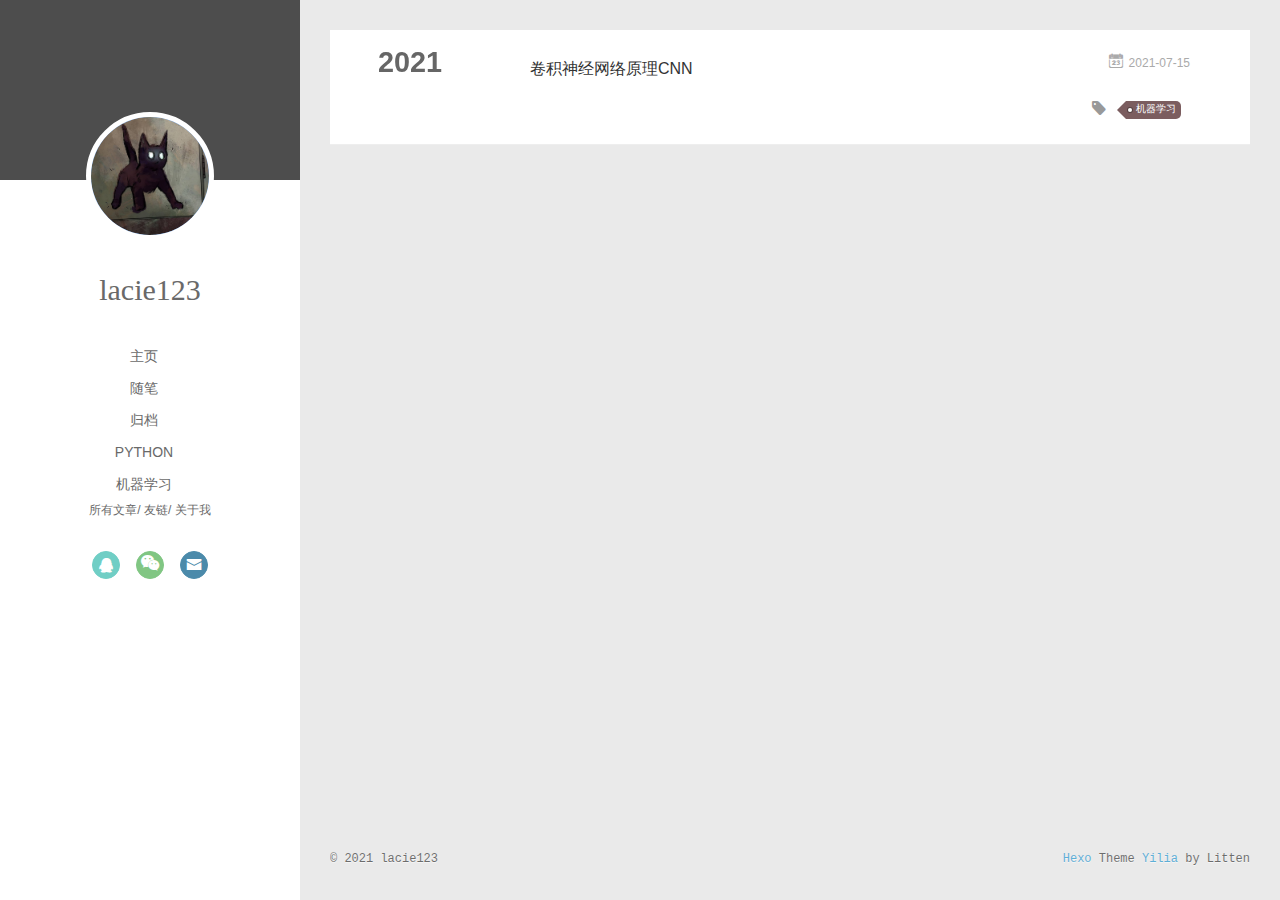
<file: tags/机器学习/index.html>
<!DOCTYPE html>
<html>
<head>
  <meta charset="utf-8">
  
  <meta name="renderer" content="webkit">
  <meta http-equiv="X-UA-Compatible" content="IE=edge" >
  <link rel="dns-prefetch" href="http://example.com">
  <title>Tag: 机器学习 | Hexo</title>
  <meta name="viewport" content="width=device-width, initial-scale=1, maximum-scale=1">
  <meta property="og:type" content="website">
<meta property="og:title" content="Hexo">
<meta property="og:url" content="http://example.com/tags/%E6%9C%BA%E5%99%A8%E5%AD%A6%E4%B9%A0/index.html">
<meta property="og:site_name" content="Hexo">
<meta property="og:locale" content="en_US">
<meta property="article:author" content="lacie123">
<meta name="twitter:card" content="summary">
  
    <link rel="alternative" href="/atom.xml" title="Hexo" type="application/atom+xml">
  
  
    <link rel="icon" href="/favicon.png">
  
  <link rel="stylesheet" type="text/css" href="/./main.0cf68a.css">
  <style type="text/css">
  
    #container.show {
      background: linear-gradient(200deg,#a0cfe4,#e8c37e);
    }
  </style>
  

  

<meta name="generator" content="Hexo 5.4.0"></head>

<body>
  <div id="container" q-class="show:isCtnShow">
    <canvas id="anm-canvas" class="anm-canvas"></canvas>
    <div class="left-col" q-class="show:isShow">
      
<div class="overlay" style="background: #4d4d4d"></div>
<div class="intrude-less">
	<header id="header" class="inner">
		<a href="/" class="profilepic">
			<img src="/assets/tou.png" class="js-avatar">
		</a>
		<hgroup>
		  <h1 class="header-author"><a href="/">lacie123</a></h1>
		</hgroup>
		

		<nav class="header-menu">
			<ul>
			
				<li><a href="/">主页</a></li>
	        
				<li><a href="/tags/%E9%9A%8F%E7%AC%94/">随笔</a></li>
	        
				<li><a href="/archives/index.html">归档</a></li>
	        
				<li><a href="/tags/python/">python</a></li>
	        
				<li><a href="/tags/%E6%9C%BA%E5%99%A8%E5%AD%A6%E4%B9%A0/">机器学习</a></li>
	        
			</ul>
		</nav>
		<nav class="header-smart-menu">
    		
    			
    			<a q-on="click: openSlider(e, 'innerArchive')" href="javascript:void(0)">所有文章</a>
    			
            
    			
    			<a q-on="click: openSlider(e, 'friends')" href="javascript:void(0)">友链</a>
    			
            
    			
    			<a q-on="click: openSlider(e, 'aboutme')" href="javascript:void(0)">关于我</a>
    			
            
		</nav>
		<nav class="header-nav">
			<div class="social">
				
					<a class="qq" target="_blank" href="/assets/qq.png" title="qq"><i class="icon-qq"></i></a>
		        
					<a class="weixin" target="_blank" href="/assets/weixin.png" title="weixin"><i class="icon-weixin"></i></a>
		        
					<a class="mail" target="_blank" href="mailto:1924725000@qq.com" title="mail"><i class="icon-mail"></i></a>
		        
			</div>
		</nav>
	</header>		
</div>

    </div>
    <div class="mid-col" q-class="show:isShow,hide:isShow|isFalse">
      
<nav id="mobile-nav">
  	<div class="overlay js-overlay" style="background: #4d4d4d"></div>
	<div class="btnctn js-mobile-btnctn">
  		<div class="slider-trigger list" q-on="click: openSlider(e)"><i class="icon icon-sort"></i></div>
	</div>
	<div class="intrude-less">
		<header id="header" class="inner">
			<div class="profilepic">
				<img src="/assets/tou.png" class="js-avatar">
			</div>
			<hgroup>
			  <h1 class="header-author js-header-author">lacie123</h1>
			</hgroup>
			
			
			
				
			
				
			
				
			
				
			
				
			
			
			
			<nav class="header-nav">
				<div class="social">
					
						<a class="qq" target="_blank" href="/assets/qq.png" title="qq"><i class="icon-qq"></i></a>
			        
						<a class="weixin" target="_blank" href="/assets/weixin.png" title="weixin"><i class="icon-weixin"></i></a>
			        
						<a class="mail" target="_blank" href="mailto:1924725000@qq.com" title="mail"><i class="icon-mail"></i></a>
			        
				</div>
			</nav>

			<nav class="header-menu js-header-menu">
				<ul style="width: 70%">
				
				
					<li style="width: 20%"><a href="/">主页</a></li>
		        
					<li style="width: 20%"><a href="/tags/%E9%9A%8F%E7%AC%94/">随笔</a></li>
		        
					<li style="width: 20%"><a href="/archives/index.html">归档</a></li>
		        
					<li style="width: 20%"><a href="/tags/python/">python</a></li>
		        
					<li style="width: 20%"><a href="/tags/%E6%9C%BA%E5%99%A8%E5%AD%A6%E4%B9%A0/">机器学习</a></li>
		        
				</ul>
			</nav>
		</header>				
	</div>
	<div class="mobile-mask" style="display:none" q-show="isShow"></div>
</nav>

      <div id="wrapper" class="body-wrap">
        <div class="menu-l">
          <div class="canvas-wrap">
            <canvas data-colors="#eaeaea" data-sectionHeight="100" data-contentId="js-content" id="myCanvas1" class="anm-canvas"></canvas>
          </div>
          <div id="js-content" class="content-ll">
            
  
  
    
    
      
      
      <section class="archives-wrap">
        <div class="archive-year-wrap">
          <a href="/archives/2021" class="archive-year">2021</a>
        </div>
        <div class="archives">
    
    <article class="archive-article archive-type-post">
  <div class="archive-article-inner">
    <header class="archive-article-header">
      	<div class="article-meta">
	      	<a href="/2021/07/15/%E5%8D%B7%E7%A7%AF%E7%A5%9E%E7%BB%8F%E7%BD%91%E7%BB%9C%E5%8E%9F%E7%90%86CNN/" class="archive-article-date">
  	<time datetime="2021-07-15T08:27:45.000Z" itemprop="datePublished"><i class="icon-calendar icon"></i>2021-07-15</time>
</a>
        </div>
    	 
  
    <h1 itemprop="name">
      <a class="archive-article-title" href="/2021/07/15/%E5%8D%B7%E7%A7%AF%E7%A5%9E%E7%BB%8F%E7%BD%91%E7%BB%9C%E5%8E%9F%E7%90%86CNN/">卷积神经网络原理CNN</a>
    </h1>
  

        <div class="article-info info-on-right">
          
	<div class="article-tag tagcloud">
		<i class="icon-price-tags icon"></i>
		<ul class="article-tag-list">
			 
        		<li class="article-tag-list-item">
        			<a href="javascript:void(0)" class="js-tag article-tag-list-link color5">机器学习</a>
        		</li>
      		
		</ul>
	</div>

          

        </div>
        <div class="clearfix"></div>
    </header>
  </div>
</article>
  
  
    </div></section>
  

    


          </div>
        </div>
      </div>
      <footer id="footer">
  <div class="outer">
    <div id="footer-info">
    	<div class="footer-left">
    		&copy; 2021 lacie123
    	</div>
      	<div class="footer-right">
      		<a href="http://hexo.io/" target="_blank">Hexo</a>  Theme <a href="https://github.com/litten/hexo-theme-yilia" target="_blank">Yilia</a> by Litten
      	</div>
    </div>
  </div>
</footer>
    </div>
    <script>
	var yiliaConfig = {
		mathjax: false,
		isHome: false,
		isPost: false,
		isArchive: false,
		isTag: true,
		isCategory: false,
		open_in_new: false,
		toc_hide_index: true,
		root: "/",
		innerArchive: true,
		showTags: false
	}
</script>

<script>!function(t){function n(e){if(r[e])return r[e].exports;var i=r[e]={exports:{},id:e,loaded:!1};return t[e].call(i.exports,i,i.exports,n),i.loaded=!0,i.exports}var r={};n.m=t,n.c=r,n.p="./",n(0)}([function(t,n,r){r(195),t.exports=r(191)},function(t,n,r){var e=r(3),i=r(52),o=r(27),u=r(28),c=r(53),f="prototype",a=function(t,n,r){var s,l,h,v,p=t&a.F,d=t&a.G,y=t&a.S,g=t&a.P,b=t&a.B,m=d?e:y?e[n]||(e[n]={}):(e[n]||{})[f],x=d?i:i[n]||(i[n]={}),w=x[f]||(x[f]={});d&&(r=n);for(s in r)l=!p&&m&&void 0!==m[s],h=(l?m:r)[s],v=b&&l?c(h,e):g&&"function"==typeof h?c(Function.call,h):h,m&&u(m,s,h,t&a.U),x[s]!=h&&o(x,s,v),g&&w[s]!=h&&(w[s]=h)};e.core=i,a.F=1,a.G=2,a.S=4,a.P=8,a.B=16,a.W=32,a.U=64,a.R=128,t.exports=a},function(t,n,r){var e=r(6);t.exports=function(t){if(!e(t))throw TypeError(t+" is not an object!");return t}},function(t,n){var r=t.exports="undefined"!=typeof window&&window.Math==Math?window:"undefined"!=typeof self&&self.Math==Math?self:Function("return this")();"number"==typeof __g&&(__g=r)},function(t,n){t.exports=function(t){try{return!!t()}catch(t){return!0}}},function(t,n){var r=t.exports="undefined"!=typeof window&&window.Math==Math?window:"undefined"!=typeof self&&self.Math==Math?self:Function("return this")();"number"==typeof __g&&(__g=r)},function(t,n){t.exports=function(t){return"object"==typeof t?null!==t:"function"==typeof t}},function(t,n,r){var e=r(126)("wks"),i=r(76),o=r(3).Symbol,u="function"==typeof o;(t.exports=function(t){return e[t]||(e[t]=u&&o[t]||(u?o:i)("Symbol."+t))}).store=e},function(t,n){var r={}.hasOwnProperty;t.exports=function(t,n){return r.call(t,n)}},function(t,n,r){var e=r(94),i=r(33);t.exports=function(t){return e(i(t))}},function(t,n,r){t.exports=!r(4)(function(){return 7!=Object.defineProperty({},"a",{get:function(){return 7}}).a})},function(t,n,r){var e=r(2),i=r(167),o=r(50),u=Object.defineProperty;n.f=r(10)?Object.defineProperty:function(t,n,r){if(e(t),n=o(n,!0),e(r),i)try{return u(t,n,r)}catch(t){}if("get"in r||"set"in r)throw TypeError("Accessors not supported!");return"value"in r&&(t[n]=r.value),t}},function(t,n,r){t.exports=!r(18)(function(){return 7!=Object.defineProperty({},"a",{get:function(){return 7}}).a})},function(t,n,r){var e=r(14),i=r(22);t.exports=r(12)?function(t,n,r){return e.f(t,n,i(1,r))}:function(t,n,r){return t[n]=r,t}},function(t,n,r){var e=r(20),i=r(58),o=r(42),u=Object.defineProperty;n.f=r(12)?Object.defineProperty:function(t,n,r){if(e(t),n=o(n,!0),e(r),i)try{return u(t,n,r)}catch(t){}if("get"in r||"set"in r)throw TypeError("Accessors not supported!");return"value"in r&&(t[n]=r.value),t}},function(t,n,r){var e=r(40)("wks"),i=r(23),o=r(5).Symbol,u="function"==typeof o;(t.exports=function(t){return e[t]||(e[t]=u&&o[t]||(u?o:i)("Symbol."+t))}).store=e},function(t,n,r){var e=r(67),i=Math.min;t.exports=function(t){return t>0?i(e(t),9007199254740991):0}},function(t,n,r){var e=r(46);t.exports=function(t){return Object(e(t))}},function(t,n){t.exports=function(t){try{return!!t()}catch(t){return!0}}},function(t,n,r){var e=r(63),i=r(34);t.exports=Object.keys||function(t){return e(t,i)}},function(t,n,r){var e=r(21);t.exports=function(t){if(!e(t))throw TypeError(t+" is not an object!");return t}},function(t,n){t.exports=function(t){return"object"==typeof t?null!==t:"function"==typeof t}},function(t,n){t.exports=function(t,n){return{enumerable:!(1&t),configurable:!(2&t),writable:!(4&t),value:n}}},function(t,n){var r=0,e=Math.random();t.exports=function(t){return"Symbol(".concat(void 0===t?"":t,")_",(++r+e).toString(36))}},function(t,n){var r={}.hasOwnProperty;t.exports=function(t,n){return r.call(t,n)}},function(t,n){var r=t.exports={version:"2.4.0"};"number"==typeof __e&&(__e=r)},function(t,n){t.exports=function(t){if("function"!=typeof t)throw TypeError(t+" is not a function!");return t}},function(t,n,r){var e=r(11),i=r(66);t.exports=r(10)?function(t,n,r){return e.f(t,n,i(1,r))}:function(t,n,r){return t[n]=r,t}},function(t,n,r){var e=r(3),i=r(27),o=r(24),u=r(76)("src"),c="toString",f=Function[c],a=(""+f).split(c);r(52).inspectSource=function(t){return f.call(t)},(t.exports=function(t,n,r,c){var f="function"==typeof r;f&&(o(r,"name")||i(r,"name",n)),t[n]!==r&&(f&&(o(r,u)||i(r,u,t[n]?""+t[n]:a.join(String(n)))),t===e?t[n]=r:c?t[n]?t[n]=r:i(t,n,r):(delete t[n],i(t,n,r)))})(Function.prototype,c,function(){return"function"==typeof this&&this[u]||f.call(this)})},function(t,n,r){var e=r(1),i=r(4),o=r(46),u=function(t,n,r,e){var i=String(o(t)),u="<"+n;return""!==r&&(u+=" "+r+'="'+String(e).replace(/"/g,"&quot;")+'"'),u+">"+i+"</"+n+">"};t.exports=function(t,n){var r={};r[t]=n(u),e(e.P+e.F*i(function(){var n=""[t]('"');return n!==n.toLowerCase()||n.split('"').length>3}),"String",r)}},function(t,n,r){var e=r(115),i=r(46);t.exports=function(t){return e(i(t))}},function(t,n,r){var e=r(116),i=r(66),o=r(30),u=r(50),c=r(24),f=r(167),a=Object.getOwnPropertyDescriptor;n.f=r(10)?a:function(t,n){if(t=o(t),n=u(n,!0),f)try{return a(t,n)}catch(t){}if(c(t,n))return i(!e.f.call(t,n),t[n])}},function(t,n,r){var e=r(24),i=r(17),o=r(145)("IE_PROTO"),u=Object.prototype;t.exports=Object.getPrototypeOf||function(t){return t=i(t),e(t,o)?t[o]:"function"==typeof t.constructor&&t instanceof t.constructor?t.constructor.prototype:t instanceof Object?u:null}},function(t,n){t.exports=function(t){if(void 0==t)throw TypeError("Can't call method on  "+t);return t}},function(t,n){t.exports="constructor,hasOwnProperty,isPrototypeOf,propertyIsEnumerable,toLocaleString,toString,valueOf".split(",")},function(t,n){t.exports={}},function(t,n){t.exports=!0},function(t,n){n.f={}.propertyIsEnumerable},function(t,n,r){var e=r(14).f,i=r(8),o=r(15)("toStringTag");t.exports=function(t,n,r){t&&!i(t=r?t:t.prototype,o)&&e(t,o,{configurable:!0,value:n})}},function(t,n,r){var e=r(40)("keys"),i=r(23);t.exports=function(t){return e[t]||(e[t]=i(t))}},function(t,n,r){var e=r(5),i="__core-js_shared__",o=e[i]||(e[i]={});t.exports=function(t){return o[t]||(o[t]={})}},function(t,n){var r=Math.ceil,e=Math.floor;t.exports=function(t){return isNaN(t=+t)?0:(t>0?e:r)(t)}},function(t,n,r){var e=r(21);t.exports=function(t,n){if(!e(t))return t;var r,i;if(n&&"function"==typeof(r=t.toString)&&!e(i=r.call(t)))return i;if("function"==typeof(r=t.valueOf)&&!e(i=r.call(t)))return i;if(!n&&"function"==typeof(r=t.toString)&&!e(i=r.call(t)))return i;throw TypeError("Can't convert object to primitive value")}},function(t,n,r){var e=r(5),i=r(25),o=r(36),u=r(44),c=r(14).f;t.exports=function(t){var n=i.Symbol||(i.Symbol=o?{}:e.Symbol||{});"_"==t.charAt(0)||t in n||c(n,t,{value:u.f(t)})}},function(t,n,r){n.f=r(15)},function(t,n){var r={}.toString;t.exports=function(t){return r.call(t).slice(8,-1)}},function(t,n){t.exports=function(t){if(void 0==t)throw TypeError("Can't call method on  "+t);return t}},function(t,n,r){var e=r(4);t.exports=function(t,n){return!!t&&e(function(){n?t.call(null,function(){},1):t.call(null)})}},function(t,n,r){var e=r(53),i=r(115),o=r(17),u=r(16),c=r(203);t.exports=function(t,n){var r=1==t,f=2==t,a=3==t,s=4==t,l=6==t,h=5==t||l,v=n||c;return function(n,c,p){for(var d,y,g=o(n),b=i(g),m=e(c,p,3),x=u(b.length),w=0,S=r?v(n,x):f?v(n,0):void 0;x>w;w++)if((h||w in b)&&(d=b[w],y=m(d,w,g),t))if(r)S[w]=y;else if(y)switch(t){case 3:return!0;case 5:return d;case 6:return w;case 2:S.push(d)}else if(s)return!1;return l?-1:a||s?s:S}}},function(t,n,r){var e=r(1),i=r(52),o=r(4);t.exports=function(t,n){var r=(i.Object||{})[t]||Object[t],u={};u[t]=n(r),e(e.S+e.F*o(function(){r(1)}),"Object",u)}},function(t,n,r){var e=r(6);t.exports=function(t,n){if(!e(t))return t;var r,i;if(n&&"function"==typeof(r=t.toString)&&!e(i=r.call(t)))return i;if("function"==typeof(r=t.valueOf)&&!e(i=r.call(t)))return i;if(!n&&"function"==typeof(r=t.toString)&&!e(i=r.call(t)))return i;throw TypeError("Can't convert object to primitive value")}},function(t,n,r){var e=r(5),i=r(25),o=r(91),u=r(13),c="prototype",f=function(t,n,r){var a,s,l,h=t&f.F,v=t&f.G,p=t&f.S,d=t&f.P,y=t&f.B,g=t&f.W,b=v?i:i[n]||(i[n]={}),m=b[c],x=v?e:p?e[n]:(e[n]||{})[c];v&&(r=n);for(a in r)(s=!h&&x&&void 0!==x[a])&&a in b||(l=s?x[a]:r[a],b[a]=v&&"function"!=typeof x[a]?r[a]:y&&s?o(l,e):g&&x[a]==l?function(t){var n=function(n,r,e){if(this instanceof t){switch(arguments.length){case 0:return new t;case 1:return new t(n);case 2:return new t(n,r)}return new t(n,r,e)}return t.apply(this,arguments)};return n[c]=t[c],n}(l):d&&"function"==typeof l?o(Function.call,l):l,d&&((b.virtual||(b.virtual={}))[a]=l,t&f.R&&m&&!m[a]&&u(m,a,l)))};f.F=1,f.G=2,f.S=4,f.P=8,f.B=16,f.W=32,f.U=64,f.R=128,t.exports=f},function(t,n){var r=t.exports={version:"2.4.0"};"number"==typeof __e&&(__e=r)},function(t,n,r){var e=r(26);t.exports=function(t,n,r){if(e(t),void 0===n)return t;switch(r){case 1:return function(r){return t.call(n,r)};case 2:return function(r,e){return t.call(n,r,e)};case 3:return function(r,e,i){return t.call(n,r,e,i)}}return function(){return t.apply(n,arguments)}}},function(t,n,r){var e=r(183),i=r(1),o=r(126)("metadata"),u=o.store||(o.store=new(r(186))),c=function(t,n,r){var i=u.get(t);if(!i){if(!r)return;u.set(t,i=new e)}var o=i.get(n);if(!o){if(!r)return;i.set(n,o=new e)}return o},f=function(t,n,r){var e=c(n,r,!1);return void 0!==e&&e.has(t)},a=function(t,n,r){var e=c(n,r,!1);return void 0===e?void 0:e.get(t)},s=function(t,n,r,e){c(r,e,!0).set(t,n)},l=function(t,n){var r=c(t,n,!1),e=[];return r&&r.forEach(function(t,n){e.push(n)}),e},h=function(t){return void 0===t||"symbol"==typeof t?t:String(t)},v=function(t){i(i.S,"Reflect",t)};t.exports={store:u,map:c,has:f,get:a,set:s,keys:l,key:h,exp:v}},function(t,n,r){"use strict";if(r(10)){var e=r(69),i=r(3),o=r(4),u=r(1),c=r(127),f=r(152),a=r(53),s=r(68),l=r(66),h=r(27),v=r(73),p=r(67),d=r(16),y=r(75),g=r(50),b=r(24),m=r(180),x=r(114),w=r(6),S=r(17),_=r(137),O=r(70),E=r(32),P=r(71).f,j=r(154),F=r(76),M=r(7),A=r(48),N=r(117),T=r(146),I=r(155),k=r(80),L=r(123),R=r(74),C=r(130),D=r(160),U=r(11),W=r(31),G=U.f,B=W.f,V=i.RangeError,z=i.TypeError,q=i.Uint8Array,K="ArrayBuffer",J="Shared"+K,Y="BYTES_PER_ELEMENT",H="prototype",$=Array[H],X=f.ArrayBuffer,Q=f.DataView,Z=A(0),tt=A(2),nt=A(3),rt=A(4),et=A(5),it=A(6),ot=N(!0),ut=N(!1),ct=I.values,ft=I.keys,at=I.entries,st=$.lastIndexOf,lt=$.reduce,ht=$.reduceRight,vt=$.join,pt=$.sort,dt=$.slice,yt=$.toString,gt=$.toLocaleString,bt=M("iterator"),mt=M("toStringTag"),xt=F("typed_constructor"),wt=F("def_constructor"),St=c.CONSTR,_t=c.TYPED,Ot=c.VIEW,Et="Wrong length!",Pt=A(1,function(t,n){return Tt(T(t,t[wt]),n)}),jt=o(function(){return 1===new q(new Uint16Array([1]).buffer)[0]}),Ft=!!q&&!!q[H].set&&o(function(){new q(1).set({})}),Mt=function(t,n){if(void 0===t)throw z(Et);var r=+t,e=d(t);if(n&&!m(r,e))throw V(Et);return e},At=function(t,n){var r=p(t);if(r<0||r%n)throw V("Wrong offset!");return r},Nt=function(t){if(w(t)&&_t in t)return t;throw z(t+" is not a typed array!")},Tt=function(t,n){if(!(w(t)&&xt in t))throw z("It is not a typed array constructor!");return new t(n)},It=function(t,n){return kt(T(t,t[wt]),n)},kt=function(t,n){for(var r=0,e=n.length,i=Tt(t,e);e>r;)i[r]=n[r++];return i},Lt=function(t,n,r){G(t,n,{get:function(){return this._d[r]}})},Rt=function(t){var n,r,e,i,o,u,c=S(t),f=arguments.length,s=f>1?arguments[1]:void 0,l=void 0!==s,h=j(c);if(void 0!=h&&!_(h)){for(u=h.call(c),e=[],n=0;!(o=u.next()).done;n++)e.push(o.value);c=e}for(l&&f>2&&(s=a(s,arguments[2],2)),n=0,r=d(c.length),i=Tt(this,r);r>n;n++)i[n]=l?s(c[n],n):c[n];return i},Ct=function(){for(var t=0,n=arguments.length,r=Tt(this,n);n>t;)r[t]=arguments[t++];return r},Dt=!!q&&o(function(){gt.call(new q(1))}),Ut=function(){return gt.apply(Dt?dt.call(Nt(this)):Nt(this),arguments)},Wt={copyWithin:function(t,n){return D.call(Nt(this),t,n,arguments.length>2?arguments[2]:void 0)},every:function(t){return rt(Nt(this),t,arguments.length>1?arguments[1]:void 0)},fill:function(t){return C.apply(Nt(this),arguments)},filter:function(t){return It(this,tt(Nt(this),t,arguments.length>1?arguments[1]:void 0))},find:function(t){return et(Nt(this),t,arguments.length>1?arguments[1]:void 0)},findIndex:function(t){return it(Nt(this),t,arguments.length>1?arguments[1]:void 0)},forEach:function(t){Z(Nt(this),t,arguments.length>1?arguments[1]:void 0)},indexOf:function(t){return ut(Nt(this),t,arguments.length>1?arguments[1]:void 0)},includes:function(t){return ot(Nt(this),t,arguments.length>1?arguments[1]:void 0)},join:function(t){return vt.apply(Nt(this),arguments)},lastIndexOf:function(t){return st.apply(Nt(this),arguments)},map:function(t){return Pt(Nt(this),t,arguments.length>1?arguments[1]:void 0)},reduce:function(t){return lt.apply(Nt(this),arguments)},reduceRight:function(t){return ht.apply(Nt(this),arguments)},reverse:function(){for(var t,n=this,r=Nt(n).length,e=Math.floor(r/2),i=0;i<e;)t=n[i],n[i++]=n[--r],n[r]=t;return n},some:function(t){return nt(Nt(this),t,arguments.length>1?arguments[1]:void 0)},sort:function(t){return pt.call(Nt(this),t)},subarray:function(t,n){var r=Nt(this),e=r.length,i=y(t,e);return new(T(r,r[wt]))(r.buffer,r.byteOffset+i*r.BYTES_PER_ELEMENT,d((void 0===n?e:y(n,e))-i))}},Gt=function(t,n){return It(this,dt.call(Nt(this),t,n))},Bt=function(t){Nt(this);var n=At(arguments[1],1),r=this.length,e=S(t),i=d(e.length),o=0;if(i+n>r)throw V(Et);for(;o<i;)this[n+o]=e[o++]},Vt={entries:function(){return at.call(Nt(this))},keys:function(){return ft.call(Nt(this))},values:function(){return ct.call(Nt(this))}},zt=function(t,n){return w(t)&&t[_t]&&"symbol"!=typeof n&&n in t&&String(+n)==String(n)},qt=function(t,n){return zt(t,n=g(n,!0))?l(2,t[n]):B(t,n)},Kt=function(t,n,r){return!(zt(t,n=g(n,!0))&&w(r)&&b(r,"value"))||b(r,"get")||b(r,"set")||r.configurable||b(r,"writable")&&!r.writable||b(r,"enumerable")&&!r.enumerable?G(t,n,r):(t[n]=r.value,t)};St||(W.f=qt,U.f=Kt),u(u.S+u.F*!St,"Object",{getOwnPropertyDescriptor:qt,defineProperty:Kt}),o(function(){yt.call({})})&&(yt=gt=function(){return vt.call(this)});var Jt=v({},Wt);v(Jt,Vt),h(Jt,bt,Vt.values),v(Jt,{slice:Gt,set:Bt,constructor:function(){},toString:yt,toLocaleString:Ut}),Lt(Jt,"buffer","b"),Lt(Jt,"byteOffset","o"),Lt(Jt,"byteLength","l"),Lt(Jt,"length","e"),G(Jt,mt,{get:function(){return this[_t]}}),t.exports=function(t,n,r,f){f=!!f;var a=t+(f?"Clamped":"")+"Array",l="Uint8Array"!=a,v="get"+t,p="set"+t,y=i[a],g=y||{},b=y&&E(y),m=!y||!c.ABV,S={},_=y&&y[H],j=function(t,r){var e=t._d;return e.v[v](r*n+e.o,jt)},F=function(t,r,e){var i=t._d;f&&(e=(e=Math.round(e))<0?0:e>255?255:255&e),i.v[p](r*n+i.o,e,jt)},M=function(t,n){G(t,n,{get:function(){return j(this,n)},set:function(t){return F(this,n,t)},enumerable:!0})};m?(y=r(function(t,r,e,i){s(t,y,a,"_d");var o,u,c,f,l=0,v=0;if(w(r)){if(!(r instanceof X||(f=x(r))==K||f==J))return _t in r?kt(y,r):Rt.call(y,r);o=r,v=At(e,n);var p=r.byteLength;if(void 0===i){if(p%n)throw V(Et);if((u=p-v)<0)throw V(Et)}else if((u=d(i)*n)+v>p)throw V(Et);c=u/n}else c=Mt(r,!0),u=c*n,o=new X(u);for(h(t,"_d",{b:o,o:v,l:u,e:c,v:new Q(o)});l<c;)M(t,l++)}),_=y[H]=O(Jt),h(_,"constructor",y)):L(function(t){new y(null),new y(t)},!0)||(y=r(function(t,r,e,i){s(t,y,a);var o;return w(r)?r instanceof X||(o=x(r))==K||o==J?void 0!==i?new g(r,At(e,n),i):void 0!==e?new g(r,At(e,n)):new g(r):_t in r?kt(y,r):Rt.call(y,r):new g(Mt(r,l))}),Z(b!==Function.prototype?P(g).concat(P(b)):P(g),function(t){t in y||h(y,t,g[t])}),y[H]=_,e||(_.constructor=y));var A=_[bt],N=!!A&&("values"==A.name||void 0==A.name),T=Vt.values;h(y,xt,!0),h(_,_t,a),h(_,Ot,!0),h(_,wt,y),(f?new y(1)[mt]==a:mt in _)||G(_,mt,{get:function(){return a}}),S[a]=y,u(u.G+u.W+u.F*(y!=g),S),u(u.S,a,{BYTES_PER_ELEMENT:n,from:Rt,of:Ct}),Y in _||h(_,Y,n),u(u.P,a,Wt),R(a),u(u.P+u.F*Ft,a,{set:Bt}),u(u.P+u.F*!N,a,Vt),u(u.P+u.F*(_.toString!=yt),a,{toString:yt}),u(u.P+u.F*o(function(){new y(1).slice()}),a,{slice:Gt}),u(u.P+u.F*(o(function(){return[1,2].toLocaleString()!=new y([1,2]).toLocaleString()})||!o(function(){_.toLocaleString.call([1,2])})),a,{toLocaleString:Ut}),k[a]=N?A:T,e||N||h(_,bt,T)}}else t.exports=function(){}},function(t,n){var r={}.toString;t.exports=function(t){return r.call(t).slice(8,-1)}},function(t,n,r){var e=r(21),i=r(5).document,o=e(i)&&e(i.createElement);t.exports=function(t){return o?i.createElement(t):{}}},function(t,n,r){t.exports=!r(12)&&!r(18)(function(){return 7!=Object.defineProperty(r(57)("div"),"a",{get:function(){return 7}}).a})},function(t,n,r){"use strict";var e=r(36),i=r(51),o=r(64),u=r(13),c=r(8),f=r(35),a=r(96),s=r(38),l=r(103),h=r(15)("iterator"),v=!([].keys&&"next"in[].keys()),p="keys",d="values",y=function(){return this};t.exports=function(t,n,r,g,b,m,x){a(r,n,g);var w,S,_,O=function(t){if(!v&&t in F)return F[t];switch(t){case p:case d:return function(){return new r(this,t)}}return function(){return new r(this,t)}},E=n+" Iterator",P=b==d,j=!1,F=t.prototype,M=F[h]||F["@@iterator"]||b&&F[b],A=M||O(b),N=b?P?O("entries"):A:void 0,T="Array"==n?F.entries||M:M;if(T&&(_=l(T.call(new t)))!==Object.prototype&&(s(_,E,!0),e||c(_,h)||u(_,h,y)),P&&M&&M.name!==d&&(j=!0,A=function(){return M.call(this)}),e&&!x||!v&&!j&&F[h]||u(F,h,A),f[n]=A,f[E]=y,b)if(w={values:P?A:O(d),keys:m?A:O(p),entries:N},x)for(S in w)S in F||o(F,S,w[S]);else i(i.P+i.F*(v||j),n,w);return w}},function(t,n,r){var e=r(20),i=r(100),o=r(34),u=r(39)("IE_PROTO"),c=function(){},f="prototype",a=function(){var t,n=r(57)("iframe"),e=o.length;for(n.style.display="none",r(93).appendChild(n),n.src="javascript:",t=n.contentWindow.document,t.open(),t.write("<script>document.F=Object<\/script>"),t.close(),a=t.F;e--;)delete a[f][o[e]];return a()};t.exports=Object.create||function(t,n){var r;return null!==t?(c[f]=e(t),r=new c,c[f]=null,r[u]=t):r=a(),void 0===n?r:i(r,n)}},function(t,n,r){var e=r(63),i=r(34).concat("length","prototype");n.f=Object.getOwnPropertyNames||function(t){return e(t,i)}},function(t,n){n.f=Object.getOwnPropertySymbols},function(t,n,r){var e=r(8),i=r(9),o=r(90)(!1),u=r(39)("IE_PROTO");t.exports=function(t,n){var r,c=i(t),f=0,a=[];for(r in c)r!=u&&e(c,r)&&a.push(r);for(;n.length>f;)e(c,r=n[f++])&&(~o(a,r)||a.push(r));return a}},function(t,n,r){t.exports=r(13)},function(t,n,r){var e=r(76)("meta"),i=r(6),o=r(24),u=r(11).f,c=0,f=Object.isExtensible||function(){return!0},a=!r(4)(function(){return f(Object.preventExtensions({}))}),s=function(t){u(t,e,{value:{i:"O"+ ++c,w:{}}})},l=function(t,n){if(!i(t))return"symbol"==typeof t?t:("string"==typeof t?"S":"P")+t;if(!o(t,e)){if(!f(t))return"F";if(!n)return"E";s(t)}return t[e].i},h=function(t,n){if(!o(t,e)){if(!f(t))return!0;if(!n)return!1;s(t)}return t[e].w},v=function(t){return a&&p.NEED&&f(t)&&!o(t,e)&&s(t),t},p=t.exports={KEY:e,NEED:!1,fastKey:l,getWeak:h,onFreeze:v}},function(t,n){t.exports=function(t,n){return{enumerable:!(1&t),configurable:!(2&t),writable:!(4&t),value:n}}},function(t,n){var r=Math.ceil,e=Math.floor;t.exports=function(t){return isNaN(t=+t)?0:(t>0?e:r)(t)}},function(t,n){t.exports=function(t,n,r,e){if(!(t instanceof n)||void 0!==e&&e in t)throw TypeError(r+": incorrect invocation!");return t}},function(t,n){t.exports=!1},function(t,n,r){var e=r(2),i=r(173),o=r(133),u=r(145)("IE_PROTO"),c=function(){},f="prototype",a=function(){var t,n=r(132)("iframe"),e=o.length;for(n.style.display="none",r(135).appendChild(n),n.src="javascript:",t=n.contentWindow.document,t.open(),t.write("<script>document.F=Object<\/script>"),t.close(),a=t.F;e--;)delete a[f][o[e]];return a()};t.exports=Object.create||function(t,n){var r;return null!==t?(c[f]=e(t),r=new c,c[f]=null,r[u]=t):r=a(),void 0===n?r:i(r,n)}},function(t,n,r){var e=r(175),i=r(133).concat("length","prototype");n.f=Object.getOwnPropertyNames||function(t){return e(t,i)}},function(t,n,r){var e=r(175),i=r(133);t.exports=Object.keys||function(t){return e(t,i)}},function(t,n,r){var e=r(28);t.exports=function(t,n,r){for(var i in n)e(t,i,n[i],r);return t}},function(t,n,r){"use strict";var e=r(3),i=r(11),o=r(10),u=r(7)("species");t.exports=function(t){var n=e[t];o&&n&&!n[u]&&i.f(n,u,{configurable:!0,get:function(){return this}})}},function(t,n,r){var e=r(67),i=Math.max,o=Math.min;t.exports=function(t,n){return t=e(t),t<0?i(t+n,0):o(t,n)}},function(t,n){var r=0,e=Math.random();t.exports=function(t){return"Symbol(".concat(void 0===t?"":t,")_",(++r+e).toString(36))}},function(t,n,r){var e=r(33);t.exports=function(t){return Object(e(t))}},function(t,n,r){var e=r(7)("unscopables"),i=Array.prototype;void 0==i[e]&&r(27)(i,e,{}),t.exports=function(t){i[e][t]=!0}},function(t,n,r){var e=r(53),i=r(169),o=r(137),u=r(2),c=r(16),f=r(154),a={},s={},n=t.exports=function(t,n,r,l,h){var v,p,d,y,g=h?function(){return t}:f(t),b=e(r,l,n?2:1),m=0;if("function"!=typeof g)throw TypeError(t+" is not iterable!");if(o(g)){for(v=c(t.length);v>m;m++)if((y=n?b(u(p=t[m])[0],p[1]):b(t[m]))===a||y===s)return y}else for(d=g.call(t);!(p=d.next()).done;)if((y=i(d,b,p.value,n))===a||y===s)return y};n.BREAK=a,n.RETURN=s},function(t,n){t.exports={}},function(t,n,r){var e=r(11).f,i=r(24),o=r(7)("toStringTag");t.exports=function(t,n,r){t&&!i(t=r?t:t.prototype,o)&&e(t,o,{configurable:!0,value:n})}},function(t,n,r){var e=r(1),i=r(46),o=r(4),u=r(150),c="["+u+"]",f="​",a=RegExp("^"+c+c+"*"),s=RegExp(c+c+"*$"),l=function(t,n,r){var i={},c=o(function(){return!!u[t]()||f[t]()!=f}),a=i[t]=c?n(h):u[t];r&&(i[r]=a),e(e.P+e.F*c,"String",i)},h=l.trim=function(t,n){return t=String(i(t)),1&n&&(t=t.replace(a,"")),2&n&&(t=t.replace(s,"")),t};t.exports=l},function(t,n,r){t.exports={default:r(86),__esModule:!0}},function(t,n,r){t.exports={default:r(87),__esModule:!0}},function(t,n,r){"use strict";function e(t){return t&&t.__esModule?t:{default:t}}n.__esModule=!0;var i=r(84),o=e(i),u=r(83),c=e(u),f="function"==typeof c.default&&"symbol"==typeof o.default?function(t){return typeof t}:function(t){return t&&"function"==typeof c.default&&t.constructor===c.default&&t!==c.default.prototype?"symbol":typeof t};n.default="function"==typeof c.default&&"symbol"===f(o.default)?function(t){return void 0===t?"undefined":f(t)}:function(t){return t&&"function"==typeof c.default&&t.constructor===c.default&&t!==c.default.prototype?"symbol":void 0===t?"undefined":f(t)}},function(t,n,r){r(110),r(108),r(111),r(112),t.exports=r(25).Symbol},function(t,n,r){r(109),r(113),t.exports=r(44).f("iterator")},function(t,n){t.exports=function(t){if("function"!=typeof t)throw TypeError(t+" is not a function!");return t}},function(t,n){t.exports=function(){}},function(t,n,r){var e=r(9),i=r(106),o=r(105);t.exports=function(t){return function(n,r,u){var c,f=e(n),a=i(f.length),s=o(u,a);if(t&&r!=r){for(;a>s;)if((c=f[s++])!=c)return!0}else for(;a>s;s++)if((t||s in f)&&f[s]===r)return t||s||0;return!t&&-1}}},function(t,n,r){var e=r(88);t.exports=function(t,n,r){if(e(t),void 0===n)return t;switch(r){case 1:return function(r){return t.call(n,r)};case 2:return function(r,e){return t.call(n,r,e)};case 3:return function(r,e,i){return t.call(n,r,e,i)}}return function(){return t.apply(n,arguments)}}},function(t,n,r){var e=r(19),i=r(62),o=r(37);t.exports=function(t){var n=e(t),r=i.f;if(r)for(var u,c=r(t),f=o.f,a=0;c.length>a;)f.call(t,u=c[a++])&&n.push(u);return n}},function(t,n,r){t.exports=r(5).document&&document.documentElement},function(t,n,r){var e=r(56);t.exports=Object("z").propertyIsEnumerable(0)?Object:function(t){return"String"==e(t)?t.split(""):Object(t)}},function(t,n,r){var e=r(56);t.exports=Array.isArray||function(t){return"Array"==e(t)}},function(t,n,r){"use strict";var e=r(60),i=r(22),o=r(38),u={};r(13)(u,r(15)("iterator"),function(){return this}),t.exports=function(t,n,r){t.prototype=e(u,{next:i(1,r)}),o(t,n+" Iterator")}},function(t,n){t.exports=function(t,n){return{value:n,done:!!t}}},function(t,n,r){var e=r(19),i=r(9);t.exports=function(t,n){for(var r,o=i(t),u=e(o),c=u.length,f=0;c>f;)if(o[r=u[f++]]===n)return r}},function(t,n,r){var e=r(23)("meta"),i=r(21),o=r(8),u=r(14).f,c=0,f=Object.isExtensible||function(){return!0},a=!r(18)(function(){return f(Object.preventExtensions({}))}),s=function(t){u(t,e,{value:{i:"O"+ ++c,w:{}}})},l=function(t,n){if(!i(t))return"symbol"==typeof t?t:("string"==typeof t?"S":"P")+t;if(!o(t,e)){if(!f(t))return"F";if(!n)return"E";s(t)}return t[e].i},h=function(t,n){if(!o(t,e)){if(!f(t))return!0;if(!n)return!1;s(t)}return t[e].w},v=function(t){return a&&p.NEED&&f(t)&&!o(t,e)&&s(t),t},p=t.exports={KEY:e,NEED:!1,fastKey:l,getWeak:h,onFreeze:v}},function(t,n,r){var e=r(14),i=r(20),o=r(19);t.exports=r(12)?Object.defineProperties:function(t,n){i(t);for(var r,u=o(n),c=u.length,f=0;c>f;)e.f(t,r=u[f++],n[r]);return t}},function(t,n,r){var e=r(37),i=r(22),o=r(9),u=r(42),c=r(8),f=r(58),a=Object.getOwnPropertyDescriptor;n.f=r(12)?a:function(t,n){if(t=o(t),n=u(n,!0),f)try{return a(t,n)}catch(t){}if(c(t,n))return i(!e.f.call(t,n),t[n])}},function(t,n,r){var e=r(9),i=r(61).f,o={}.toString,u="object"==typeof window&&window&&Object.getOwnPropertyNames?Object.getOwnPropertyNames(window):[],c=function(t){try{return i(t)}catch(t){return u.slice()}};t.exports.f=function(t){return u&&"[object Window]"==o.call(t)?c(t):i(e(t))}},function(t,n,r){var e=r(8),i=r(77),o=r(39)("IE_PROTO"),u=Object.prototype;t.exports=Object.getPrototypeOf||function(t){return t=i(t),e(t,o)?t[o]:"function"==typeof t.constructor&&t instanceof t.constructor?t.constructor.prototype:t instanceof Object?u:null}},function(t,n,r){var e=r(41),i=r(33);t.exports=function(t){return function(n,r){var o,u,c=String(i(n)),f=e(r),a=c.length;return f<0||f>=a?t?"":void 0:(o=c.charCodeAt(f),o<55296||o>56319||f+1===a||(u=c.charCodeAt(f+1))<56320||u>57343?t?c.charAt(f):o:t?c.slice(f,f+2):u-56320+(o-55296<<10)+65536)}}},function(t,n,r){var e=r(41),i=Math.max,o=Math.min;t.exports=function(t,n){return t=e(t),t<0?i(t+n,0):o(t,n)}},function(t,n,r){var e=r(41),i=Math.min;t.exports=function(t){return t>0?i(e(t),9007199254740991):0}},function(t,n,r){"use strict";var e=r(89),i=r(97),o=r(35),u=r(9);t.exports=r(59)(Array,"Array",function(t,n){this._t=u(t),this._i=0,this._k=n},function(){var t=this._t,n=this._k,r=this._i++;return!t||r>=t.length?(this._t=void 0,i(1)):"keys"==n?i(0,r):"values"==n?i(0,t[r]):i(0,[r,t[r]])},"values"),o.Arguments=o.Array,e("keys"),e("values"),e("entries")},function(t,n){},function(t,n,r){"use strict";var e=r(104)(!0);r(59)(String,"String",function(t){this._t=String(t),this._i=0},function(){var t,n=this._t,r=this._i;return r>=n.length?{value:void 0,done:!0}:(t=e(n,r),this._i+=t.length,{value:t,done:!1})})},function(t,n,r){"use strict";var e=r(5),i=r(8),o=r(12),u=r(51),c=r(64),f=r(99).KEY,a=r(18),s=r(40),l=r(38),h=r(23),v=r(15),p=r(44),d=r(43),y=r(98),g=r(92),b=r(95),m=r(20),x=r(9),w=r(42),S=r(22),_=r(60),O=r(102),E=r(101),P=r(14),j=r(19),F=E.f,M=P.f,A=O.f,N=e.Symbol,T=e.JSON,I=T&&T.stringify,k="prototype",L=v("_hidden"),R=v("toPrimitive"),C={}.propertyIsEnumerable,D=s("symbol-registry"),U=s("symbols"),W=s("op-symbols"),G=Object[k],B="function"==typeof N,V=e.QObject,z=!V||!V[k]||!V[k].findChild,q=o&&a(function(){return 7!=_(M({},"a",{get:function(){return M(this,"a",{value:7}).a}})).a})?function(t,n,r){var e=F(G,n);e&&delete G[n],M(t,n,r),e&&t!==G&&M(G,n,e)}:M,K=function(t){var n=U[t]=_(N[k]);return n._k=t,n},J=B&&"symbol"==typeof N.iterator?function(t){return"symbol"==typeof t}:function(t){return t instanceof N},Y=function(t,n,r){return t===G&&Y(W,n,r),m(t),n=w(n,!0),m(r),i(U,n)?(r.enumerable?(i(t,L)&&t[L][n]&&(t[L][n]=!1),r=_(r,{enumerable:S(0,!1)})):(i(t,L)||M(t,L,S(1,{})),t[L][n]=!0),q(t,n,r)):M(t,n,r)},H=function(t,n){m(t);for(var r,e=g(n=x(n)),i=0,o=e.length;o>i;)Y(t,r=e[i++],n[r]);return t},$=function(t,n){return void 0===n?_(t):H(_(t),n)},X=function(t){var n=C.call(this,t=w(t,!0));return!(this===G&&i(U,t)&&!i(W,t))&&(!(n||!i(this,t)||!i(U,t)||i(this,L)&&this[L][t])||n)},Q=function(t,n){if(t=x(t),n=w(n,!0),t!==G||!i(U,n)||i(W,n)){var r=F(t,n);return!r||!i(U,n)||i(t,L)&&t[L][n]||(r.enumerable=!0),r}},Z=function(t){for(var n,r=A(x(t)),e=[],o=0;r.length>o;)i(U,n=r[o++])||n==L||n==f||e.push(n);return e},tt=function(t){for(var n,r=t===G,e=A(r?W:x(t)),o=[],u=0;e.length>u;)!i(U,n=e[u++])||r&&!i(G,n)||o.push(U[n]);return o};B||(N=function(){if(this instanceof N)throw TypeError("Symbol is not a constructor!");var t=h(arguments.length>0?arguments[0]:void 0),n=function(r){this===G&&n.call(W,r),i(this,L)&&i(this[L],t)&&(this[L][t]=!1),q(this,t,S(1,r))};return o&&z&&q(G,t,{configurable:!0,set:n}),K(t)},c(N[k],"toString",function(){return this._k}),E.f=Q,P.f=Y,r(61).f=O.f=Z,r(37).f=X,r(62).f=tt,o&&!r(36)&&c(G,"propertyIsEnumerable",X,!0),p.f=function(t){return K(v(t))}),u(u.G+u.W+u.F*!B,{Symbol:N});for(var nt="hasInstance,isConcatSpreadable,iterator,match,replace,search,species,split,toPrimitive,toStringTag,unscopables".split(","),rt=0;nt.length>rt;)v(nt[rt++]);for(var nt=j(v.store),rt=0;nt.length>rt;)d(nt[rt++]);u(u.S+u.F*!B,"Symbol",{for:function(t){return i(D,t+="")?D[t]:D[t]=N(t)},keyFor:function(t){if(J(t))return y(D,t);throw TypeError(t+" is not a symbol!")},useSetter:function(){z=!0},useSimple:function(){z=!1}}),u(u.S+u.F*!B,"Object",{create:$,defineProperty:Y,defineProperties:H,getOwnPropertyDescriptor:Q,getOwnPropertyNames:Z,getOwnPropertySymbols:tt}),T&&u(u.S+u.F*(!B||a(function(){var t=N();return"[null]"!=I([t])||"{}"!=I({a:t})||"{}"!=I(Object(t))})),"JSON",{stringify:function(t){if(void 0!==t&&!J(t)){for(var n,r,e=[t],i=1;arguments.length>i;)e.push(arguments[i++]);return n=e[1],"function"==typeof n&&(r=n),!r&&b(n)||(n=function(t,n){if(r&&(n=r.call(this,t,n)),!J(n))return n}),e[1]=n,I.apply(T,e)}}}),N[k][R]||r(13)(N[k],R,N[k].valueOf),l(N,"Symbol"),l(Math,"Math",!0),l(e.JSON,"JSON",!0)},function(t,n,r){r(43)("asyncIterator")},function(t,n,r){r(43)("observable")},function(t,n,r){r(107);for(var e=r(5),i=r(13),o=r(35),u=r(15)("toStringTag"),c=["NodeList","DOMTokenList","MediaList","StyleSheetList","CSSRuleList"],f=0;f<5;f++){var a=c[f],s=e[a],l=s&&s.prototype;l&&!l[u]&&i(l,u,a),o[a]=o.Array}},function(t,n,r){var e=r(45),i=r(7)("toStringTag"),o="Arguments"==e(function(){return arguments}()),u=function(t,n){try{return t[n]}catch(t){}};t.exports=function(t){var n,r,c;return void 0===t?"Undefined":null===t?"Null":"string"==typeof(r=u(n=Object(t),i))?r:o?e(n):"Object"==(c=e(n))&&"function"==typeof n.callee?"Arguments":c}},function(t,n,r){var e=r(45);t.exports=Object("z").propertyIsEnumerable(0)?Object:function(t){return"String"==e(t)?t.split(""):Object(t)}},function(t,n){n.f={}.propertyIsEnumerable},function(t,n,r){var e=r(30),i=r(16),o=r(75);t.exports=function(t){return function(n,r,u){var c,f=e(n),a=i(f.length),s=o(u,a);if(t&&r!=r){for(;a>s;)if((c=f[s++])!=c)return!0}else for(;a>s;s++)if((t||s in f)&&f[s]===r)return t||s||0;return!t&&-1}}},function(t,n,r){"use strict";var e=r(3),i=r(1),o=r(28),u=r(73),c=r(65),f=r(79),a=r(68),s=r(6),l=r(4),h=r(123),v=r(81),p=r(136);t.exports=function(t,n,r,d,y,g){var b=e[t],m=b,x=y?"set":"add",w=m&&m.prototype,S={},_=function(t){var n=w[t];o(w,t,"delete"==t?function(t){return!(g&&!s(t))&&n.call(this,0===t?0:t)}:"has"==t?function(t){return!(g&&!s(t))&&n.call(this,0===t?0:t)}:"get"==t?function(t){return g&&!s(t)?void 0:n.call(this,0===t?0:t)}:"add"==t?function(t){return n.call(this,0===t?0:t),this}:function(t,r){return n.call(this,0===t?0:t,r),this})};if("function"==typeof m&&(g||w.forEach&&!l(function(){(new m).entries().next()}))){var O=new m,E=O[x](g?{}:-0,1)!=O,P=l(function(){O.has(1)}),j=h(function(t){new m(t)}),F=!g&&l(function(){for(var t=new m,n=5;n--;)t[x](n,n);return!t.has(-0)});j||(m=n(function(n,r){a(n,m,t);var e=p(new b,n,m);return void 0!=r&&f(r,y,e[x],e),e}),m.prototype=w,w.constructor=m),(P||F)&&(_("delete"),_("has"),y&&_("get")),(F||E)&&_(x),g&&w.clear&&delete w.clear}else m=d.getConstructor(n,t,y,x),u(m.prototype,r),c.NEED=!0;return v(m,t),S[t]=m,i(i.G+i.W+i.F*(m!=b),S),g||d.setStrong(m,t,y),m}},function(t,n,r){"use strict";var e=r(27),i=r(28),o=r(4),u=r(46),c=r(7);t.exports=function(t,n,r){var f=c(t),a=r(u,f,""[t]),s=a[0],l=a[1];o(function(){var n={};return n[f]=function(){return 7},7!=""[t](n)})&&(i(String.prototype,t,s),e(RegExp.prototype,f,2==n?function(t,n){return l.call(t,this,n)}:function(t){return l.call(t,this)}))}
},function(t,n,r){"use strict";var e=r(2);t.exports=function(){var t=e(this),n="";return t.global&&(n+="g"),t.ignoreCase&&(n+="i"),t.multiline&&(n+="m"),t.unicode&&(n+="u"),t.sticky&&(n+="y"),n}},function(t,n){t.exports=function(t,n,r){var e=void 0===r;switch(n.length){case 0:return e?t():t.call(r);case 1:return e?t(n[0]):t.call(r,n[0]);case 2:return e?t(n[0],n[1]):t.call(r,n[0],n[1]);case 3:return e?t(n[0],n[1],n[2]):t.call(r,n[0],n[1],n[2]);case 4:return e?t(n[0],n[1],n[2],n[3]):t.call(r,n[0],n[1],n[2],n[3])}return t.apply(r,n)}},function(t,n,r){var e=r(6),i=r(45),o=r(7)("match");t.exports=function(t){var n;return e(t)&&(void 0!==(n=t[o])?!!n:"RegExp"==i(t))}},function(t,n,r){var e=r(7)("iterator"),i=!1;try{var o=[7][e]();o.return=function(){i=!0},Array.from(o,function(){throw 2})}catch(t){}t.exports=function(t,n){if(!n&&!i)return!1;var r=!1;try{var o=[7],u=o[e]();u.next=function(){return{done:r=!0}},o[e]=function(){return u},t(o)}catch(t){}return r}},function(t,n,r){t.exports=r(69)||!r(4)(function(){var t=Math.random();__defineSetter__.call(null,t,function(){}),delete r(3)[t]})},function(t,n){n.f=Object.getOwnPropertySymbols},function(t,n,r){var e=r(3),i="__core-js_shared__",o=e[i]||(e[i]={});t.exports=function(t){return o[t]||(o[t]={})}},function(t,n,r){for(var e,i=r(3),o=r(27),u=r(76),c=u("typed_array"),f=u("view"),a=!(!i.ArrayBuffer||!i.DataView),s=a,l=0,h="Int8Array,Uint8Array,Uint8ClampedArray,Int16Array,Uint16Array,Int32Array,Uint32Array,Float32Array,Float64Array".split(",");l<9;)(e=i[h[l++]])?(o(e.prototype,c,!0),o(e.prototype,f,!0)):s=!1;t.exports={ABV:a,CONSTR:s,TYPED:c,VIEW:f}},function(t,n){"use strict";var r={versions:function(){var t=window.navigator.userAgent;return{trident:t.indexOf("Trident")>-1,presto:t.indexOf("Presto")>-1,webKit:t.indexOf("AppleWebKit")>-1,gecko:t.indexOf("Gecko")>-1&&-1==t.indexOf("KHTML"),mobile:!!t.match(/AppleWebKit.*Mobile.*/),ios:!!t.match(/\(i[^;]+;( U;)? CPU.+Mac OS X/),android:t.indexOf("Android")>-1||t.indexOf("Linux")>-1,iPhone:t.indexOf("iPhone")>-1||t.indexOf("Mac")>-1,iPad:t.indexOf("iPad")>-1,webApp:-1==t.indexOf("Safari"),weixin:-1==t.indexOf("MicroMessenger")}}()};t.exports=r},function(t,n,r){"use strict";var e=r(85),i=function(t){return t&&t.__esModule?t:{default:t}}(e),o=function(){function t(t,n,e){return n||e?String.fromCharCode(n||e):r[t]||t}function n(t){return e[t]}var r={"&quot;":'"',"&lt;":"<","&gt;":">","&amp;":"&","&nbsp;":" "},e={};for(var u in r)e[r[u]]=u;return r["&apos;"]="'",e["'"]="&#39;",{encode:function(t){return t?(""+t).replace(/['<> "&]/g,n).replace(/\r?\n/g,"<br/>").replace(/\s/g,"&nbsp;"):""},decode:function(n){return n?(""+n).replace(/<br\s*\/?>/gi,"\n").replace(/&quot;|&lt;|&gt;|&amp;|&nbsp;|&apos;|&#(\d+);|&#(\d+)/g,t).replace(/\u00a0/g," "):""},encodeBase16:function(t){if(!t)return t;t+="";for(var n=[],r=0,e=t.length;e>r;r++)n.push(t.charCodeAt(r).toString(16).toUpperCase());return n.join("")},encodeBase16forJSON:function(t){if(!t)return t;t=t.replace(/[\u4E00-\u9FBF]/gi,function(t){return escape(t).replace("%u","\\u")});for(var n=[],r=0,e=t.length;e>r;r++)n.push(t.charCodeAt(r).toString(16).toUpperCase());return n.join("")},decodeBase16:function(t){if(!t)return t;t+="";for(var n=[],r=0,e=t.length;e>r;r+=2)n.push(String.fromCharCode("0x"+t.slice(r,r+2)));return n.join("")},encodeObject:function(t){if(t instanceof Array)for(var n=0,r=t.length;r>n;n++)t[n]=o.encodeObject(t[n]);else if("object"==(void 0===t?"undefined":(0,i.default)(t)))for(var e in t)t[e]=o.encodeObject(t[e]);else if("string"==typeof t)return o.encode(t);return t},loadScript:function(t){var n=document.createElement("script");document.getElementsByTagName("body")[0].appendChild(n),n.setAttribute("src",t)},addLoadEvent:function(t){var n=window.onload;"function"!=typeof window.onload?window.onload=t:window.onload=function(){n(),t()}}}}();t.exports=o},function(t,n,r){"use strict";var e=r(17),i=r(75),o=r(16);t.exports=function(t){for(var n=e(this),r=o(n.length),u=arguments.length,c=i(u>1?arguments[1]:void 0,r),f=u>2?arguments[2]:void 0,a=void 0===f?r:i(f,r);a>c;)n[c++]=t;return n}},function(t,n,r){"use strict";var e=r(11),i=r(66);t.exports=function(t,n,r){n in t?e.f(t,n,i(0,r)):t[n]=r}},function(t,n,r){var e=r(6),i=r(3).document,o=e(i)&&e(i.createElement);t.exports=function(t){return o?i.createElement(t):{}}},function(t,n){t.exports="constructor,hasOwnProperty,isPrototypeOf,propertyIsEnumerable,toLocaleString,toString,valueOf".split(",")},function(t,n,r){var e=r(7)("match");t.exports=function(t){var n=/./;try{"/./"[t](n)}catch(r){try{return n[e]=!1,!"/./"[t](n)}catch(t){}}return!0}},function(t,n,r){t.exports=r(3).document&&document.documentElement},function(t,n,r){var e=r(6),i=r(144).set;t.exports=function(t,n,r){var o,u=n.constructor;return u!==r&&"function"==typeof u&&(o=u.prototype)!==r.prototype&&e(o)&&i&&i(t,o),t}},function(t,n,r){var e=r(80),i=r(7)("iterator"),o=Array.prototype;t.exports=function(t){return void 0!==t&&(e.Array===t||o[i]===t)}},function(t,n,r){var e=r(45);t.exports=Array.isArray||function(t){return"Array"==e(t)}},function(t,n,r){"use strict";var e=r(70),i=r(66),o=r(81),u={};r(27)(u,r(7)("iterator"),function(){return this}),t.exports=function(t,n,r){t.prototype=e(u,{next:i(1,r)}),o(t,n+" Iterator")}},function(t,n,r){"use strict";var e=r(69),i=r(1),o=r(28),u=r(27),c=r(24),f=r(80),a=r(139),s=r(81),l=r(32),h=r(7)("iterator"),v=!([].keys&&"next"in[].keys()),p="keys",d="values",y=function(){return this};t.exports=function(t,n,r,g,b,m,x){a(r,n,g);var w,S,_,O=function(t){if(!v&&t in F)return F[t];switch(t){case p:case d:return function(){return new r(this,t)}}return function(){return new r(this,t)}},E=n+" Iterator",P=b==d,j=!1,F=t.prototype,M=F[h]||F["@@iterator"]||b&&F[b],A=M||O(b),N=b?P?O("entries"):A:void 0,T="Array"==n?F.entries||M:M;if(T&&(_=l(T.call(new t)))!==Object.prototype&&(s(_,E,!0),e||c(_,h)||u(_,h,y)),P&&M&&M.name!==d&&(j=!0,A=function(){return M.call(this)}),e&&!x||!v&&!j&&F[h]||u(F,h,A),f[n]=A,f[E]=y,b)if(w={values:P?A:O(d),keys:m?A:O(p),entries:N},x)for(S in w)S in F||o(F,S,w[S]);else i(i.P+i.F*(v||j),n,w);return w}},function(t,n){var r=Math.expm1;t.exports=!r||r(10)>22025.465794806718||r(10)<22025.465794806718||-2e-17!=r(-2e-17)?function(t){return 0==(t=+t)?t:t>-1e-6&&t<1e-6?t+t*t/2:Math.exp(t)-1}:r},function(t,n){t.exports=Math.sign||function(t){return 0==(t=+t)||t!=t?t:t<0?-1:1}},function(t,n,r){var e=r(3),i=r(151).set,o=e.MutationObserver||e.WebKitMutationObserver,u=e.process,c=e.Promise,f="process"==r(45)(u);t.exports=function(){var t,n,r,a=function(){var e,i;for(f&&(e=u.domain)&&e.exit();t;){i=t.fn,t=t.next;try{i()}catch(e){throw t?r():n=void 0,e}}n=void 0,e&&e.enter()};if(f)r=function(){u.nextTick(a)};else if(o){var s=!0,l=document.createTextNode("");new o(a).observe(l,{characterData:!0}),r=function(){l.data=s=!s}}else if(c&&c.resolve){var h=c.resolve();r=function(){h.then(a)}}else r=function(){i.call(e,a)};return function(e){var i={fn:e,next:void 0};n&&(n.next=i),t||(t=i,r()),n=i}}},function(t,n,r){var e=r(6),i=r(2),o=function(t,n){if(i(t),!e(n)&&null!==n)throw TypeError(n+": can't set as prototype!")};t.exports={set:Object.setPrototypeOf||("__proto__"in{}?function(t,n,e){try{e=r(53)(Function.call,r(31).f(Object.prototype,"__proto__").set,2),e(t,[]),n=!(t instanceof Array)}catch(t){n=!0}return function(t,r){return o(t,r),n?t.__proto__=r:e(t,r),t}}({},!1):void 0),check:o}},function(t,n,r){var e=r(126)("keys"),i=r(76);t.exports=function(t){return e[t]||(e[t]=i(t))}},function(t,n,r){var e=r(2),i=r(26),o=r(7)("species");t.exports=function(t,n){var r,u=e(t).constructor;return void 0===u||void 0==(r=e(u)[o])?n:i(r)}},function(t,n,r){var e=r(67),i=r(46);t.exports=function(t){return function(n,r){var o,u,c=String(i(n)),f=e(r),a=c.length;return f<0||f>=a?t?"":void 0:(o=c.charCodeAt(f),o<55296||o>56319||f+1===a||(u=c.charCodeAt(f+1))<56320||u>57343?t?c.charAt(f):o:t?c.slice(f,f+2):u-56320+(o-55296<<10)+65536)}}},function(t,n,r){var e=r(122),i=r(46);t.exports=function(t,n,r){if(e(n))throw TypeError("String#"+r+" doesn't accept regex!");return String(i(t))}},function(t,n,r){"use strict";var e=r(67),i=r(46);t.exports=function(t){var n=String(i(this)),r="",o=e(t);if(o<0||o==1/0)throw RangeError("Count can't be negative");for(;o>0;(o>>>=1)&&(n+=n))1&o&&(r+=n);return r}},function(t,n){t.exports="\t\n\v\f\r   ᠎             　\u2028\u2029\ufeff"},function(t,n,r){var e,i,o,u=r(53),c=r(121),f=r(135),a=r(132),s=r(3),l=s.process,h=s.setImmediate,v=s.clearImmediate,p=s.MessageChannel,d=0,y={},g="onreadystatechange",b=function(){var t=+this;if(y.hasOwnProperty(t)){var n=y[t];delete y[t],n()}},m=function(t){b.call(t.data)};h&&v||(h=function(t){for(var n=[],r=1;arguments.length>r;)n.push(arguments[r++]);return y[++d]=function(){c("function"==typeof t?t:Function(t),n)},e(d),d},v=function(t){delete y[t]},"process"==r(45)(l)?e=function(t){l.nextTick(u(b,t,1))}:p?(i=new p,o=i.port2,i.port1.onmessage=m,e=u(o.postMessage,o,1)):s.addEventListener&&"function"==typeof postMessage&&!s.importScripts?(e=function(t){s.postMessage(t+"","*")},s.addEventListener("message",m,!1)):e=g in a("script")?function(t){f.appendChild(a("script"))[g]=function(){f.removeChild(this),b.call(t)}}:function(t){setTimeout(u(b,t,1),0)}),t.exports={set:h,clear:v}},function(t,n,r){"use strict";var e=r(3),i=r(10),o=r(69),u=r(127),c=r(27),f=r(73),a=r(4),s=r(68),l=r(67),h=r(16),v=r(71).f,p=r(11).f,d=r(130),y=r(81),g="ArrayBuffer",b="DataView",m="prototype",x="Wrong length!",w="Wrong index!",S=e[g],_=e[b],O=e.Math,E=e.RangeError,P=e.Infinity,j=S,F=O.abs,M=O.pow,A=O.floor,N=O.log,T=O.LN2,I="buffer",k="byteLength",L="byteOffset",R=i?"_b":I,C=i?"_l":k,D=i?"_o":L,U=function(t,n,r){var e,i,o,u=Array(r),c=8*r-n-1,f=(1<<c)-1,a=f>>1,s=23===n?M(2,-24)-M(2,-77):0,l=0,h=t<0||0===t&&1/t<0?1:0;for(t=F(t),t!=t||t===P?(i=t!=t?1:0,e=f):(e=A(N(t)/T),t*(o=M(2,-e))<1&&(e--,o*=2),t+=e+a>=1?s/o:s*M(2,1-a),t*o>=2&&(e++,o/=2),e+a>=f?(i=0,e=f):e+a>=1?(i=(t*o-1)*M(2,n),e+=a):(i=t*M(2,a-1)*M(2,n),e=0));n>=8;u[l++]=255&i,i/=256,n-=8);for(e=e<<n|i,c+=n;c>0;u[l++]=255&e,e/=256,c-=8);return u[--l]|=128*h,u},W=function(t,n,r){var e,i=8*r-n-1,o=(1<<i)-1,u=o>>1,c=i-7,f=r-1,a=t[f--],s=127&a;for(a>>=7;c>0;s=256*s+t[f],f--,c-=8);for(e=s&(1<<-c)-1,s>>=-c,c+=n;c>0;e=256*e+t[f],f--,c-=8);if(0===s)s=1-u;else{if(s===o)return e?NaN:a?-P:P;e+=M(2,n),s-=u}return(a?-1:1)*e*M(2,s-n)},G=function(t){return t[3]<<24|t[2]<<16|t[1]<<8|t[0]},B=function(t){return[255&t]},V=function(t){return[255&t,t>>8&255]},z=function(t){return[255&t,t>>8&255,t>>16&255,t>>24&255]},q=function(t){return U(t,52,8)},K=function(t){return U(t,23,4)},J=function(t,n,r){p(t[m],n,{get:function(){return this[r]}})},Y=function(t,n,r,e){var i=+r,o=l(i);if(i!=o||o<0||o+n>t[C])throw E(w);var u=t[R]._b,c=o+t[D],f=u.slice(c,c+n);return e?f:f.reverse()},H=function(t,n,r,e,i,o){var u=+r,c=l(u);if(u!=c||c<0||c+n>t[C])throw E(w);for(var f=t[R]._b,a=c+t[D],s=e(+i),h=0;h<n;h++)f[a+h]=s[o?h:n-h-1]},$=function(t,n){s(t,S,g);var r=+n,e=h(r);if(r!=e)throw E(x);return e};if(u.ABV){if(!a(function(){new S})||!a(function(){new S(.5)})){S=function(t){return new j($(this,t))};for(var X,Q=S[m]=j[m],Z=v(j),tt=0;Z.length>tt;)(X=Z[tt++])in S||c(S,X,j[X]);o||(Q.constructor=S)}var nt=new _(new S(2)),rt=_[m].setInt8;nt.setInt8(0,2147483648),nt.setInt8(1,2147483649),!nt.getInt8(0)&&nt.getInt8(1)||f(_[m],{setInt8:function(t,n){rt.call(this,t,n<<24>>24)},setUint8:function(t,n){rt.call(this,t,n<<24>>24)}},!0)}else S=function(t){var n=$(this,t);this._b=d.call(Array(n),0),this[C]=n},_=function(t,n,r){s(this,_,b),s(t,S,b);var e=t[C],i=l(n);if(i<0||i>e)throw E("Wrong offset!");if(r=void 0===r?e-i:h(r),i+r>e)throw E(x);this[R]=t,this[D]=i,this[C]=r},i&&(J(S,k,"_l"),J(_,I,"_b"),J(_,k,"_l"),J(_,L,"_o")),f(_[m],{getInt8:function(t){return Y(this,1,t)[0]<<24>>24},getUint8:function(t){return Y(this,1,t)[0]},getInt16:function(t){var n=Y(this,2,t,arguments[1]);return(n[1]<<8|n[0])<<16>>16},getUint16:function(t){var n=Y(this,2,t,arguments[1]);return n[1]<<8|n[0]},getInt32:function(t){return G(Y(this,4,t,arguments[1]))},getUint32:function(t){return G(Y(this,4,t,arguments[1]))>>>0},getFloat32:function(t){return W(Y(this,4,t,arguments[1]),23,4)},getFloat64:function(t){return W(Y(this,8,t,arguments[1]),52,8)},setInt8:function(t,n){H(this,1,t,B,n)},setUint8:function(t,n){H(this,1,t,B,n)},setInt16:function(t,n){H(this,2,t,V,n,arguments[2])},setUint16:function(t,n){H(this,2,t,V,n,arguments[2])},setInt32:function(t,n){H(this,4,t,z,n,arguments[2])},setUint32:function(t,n){H(this,4,t,z,n,arguments[2])},setFloat32:function(t,n){H(this,4,t,K,n,arguments[2])},setFloat64:function(t,n){H(this,8,t,q,n,arguments[2])}});y(S,g),y(_,b),c(_[m],u.VIEW,!0),n[g]=S,n[b]=_},function(t,n,r){var e=r(3),i=r(52),o=r(69),u=r(182),c=r(11).f;t.exports=function(t){var n=i.Symbol||(i.Symbol=o?{}:e.Symbol||{});"_"==t.charAt(0)||t in n||c(n,t,{value:u.f(t)})}},function(t,n,r){var e=r(114),i=r(7)("iterator"),o=r(80);t.exports=r(52).getIteratorMethod=function(t){if(void 0!=t)return t[i]||t["@@iterator"]||o[e(t)]}},function(t,n,r){"use strict";var e=r(78),i=r(170),o=r(80),u=r(30);t.exports=r(140)(Array,"Array",function(t,n){this._t=u(t),this._i=0,this._k=n},function(){var t=this._t,n=this._k,r=this._i++;return!t||r>=t.length?(this._t=void 0,i(1)):"keys"==n?i(0,r):"values"==n?i(0,t[r]):i(0,[r,t[r]])},"values"),o.Arguments=o.Array,e("keys"),e("values"),e("entries")},function(t,n){function r(t,n){t.classList?t.classList.add(n):t.className+=" "+n}t.exports=r},function(t,n){function r(t,n){if(t.classList)t.classList.remove(n);else{var r=new RegExp("(^|\\b)"+n.split(" ").join("|")+"(\\b|$)","gi");t.className=t.className.replace(r," ")}}t.exports=r},function(t,n){function r(){throw new Error("setTimeout has not been defined")}function e(){throw new Error("clearTimeout has not been defined")}function i(t){if(s===setTimeout)return setTimeout(t,0);if((s===r||!s)&&setTimeout)return s=setTimeout,setTimeout(t,0);try{return s(t,0)}catch(n){try{return s.call(null,t,0)}catch(n){return s.call(this,t,0)}}}function o(t){if(l===clearTimeout)return clearTimeout(t);if((l===e||!l)&&clearTimeout)return l=clearTimeout,clearTimeout(t);try{return l(t)}catch(n){try{return l.call(null,t)}catch(n){return l.call(this,t)}}}function u(){d&&v&&(d=!1,v.length?p=v.concat(p):y=-1,p.length&&c())}function c(){if(!d){var t=i(u);d=!0;for(var n=p.length;n;){for(v=p,p=[];++y<n;)v&&v[y].run();y=-1,n=p.length}v=null,d=!1,o(t)}}function f(t,n){this.fun=t,this.array=n}function a(){}var s,l,h=t.exports={};!function(){try{s="function"==typeof setTimeout?setTimeout:r}catch(t){s=r}try{l="function"==typeof clearTimeout?clearTimeout:e}catch(t){l=e}}();var v,p=[],d=!1,y=-1;h.nextTick=function(t){var n=new Array(arguments.length-1);if(arguments.length>1)for(var r=1;r<arguments.length;r++)n[r-1]=arguments[r];p.push(new f(t,n)),1!==p.length||d||i(c)},f.prototype.run=function(){this.fun.apply(null,this.array)},h.title="browser",h.browser=!0,h.env={},h.argv=[],h.version="",h.versions={},h.on=a,h.addListener=a,h.once=a,h.off=a,h.removeListener=a,h.removeAllListeners=a,h.emit=a,h.prependListener=a,h.prependOnceListener=a,h.listeners=function(t){return[]},h.binding=function(t){throw new Error("process.binding is not supported")},h.cwd=function(){return"/"},h.chdir=function(t){throw new Error("process.chdir is not supported")},h.umask=function(){return 0}},function(t,n,r){var e=r(45);t.exports=function(t,n){if("number"!=typeof t&&"Number"!=e(t))throw TypeError(n);return+t}},function(t,n,r){"use strict";var e=r(17),i=r(75),o=r(16);t.exports=[].copyWithin||function(t,n){var r=e(this),u=o(r.length),c=i(t,u),f=i(n,u),a=arguments.length>2?arguments[2]:void 0,s=Math.min((void 0===a?u:i(a,u))-f,u-c),l=1;for(f<c&&c<f+s&&(l=-1,f+=s-1,c+=s-1);s-- >0;)f in r?r[c]=r[f]:delete r[c],c+=l,f+=l;return r}},function(t,n,r){var e=r(79);t.exports=function(t,n){var r=[];return e(t,!1,r.push,r,n),r}},function(t,n,r){var e=r(26),i=r(17),o=r(115),u=r(16);t.exports=function(t,n,r,c,f){e(n);var a=i(t),s=o(a),l=u(a.length),h=f?l-1:0,v=f?-1:1;if(r<2)for(;;){if(h in s){c=s[h],h+=v;break}if(h+=v,f?h<0:l<=h)throw TypeError("Reduce of empty array with no initial value")}for(;f?h>=0:l>h;h+=v)h in s&&(c=n(c,s[h],h,a));return c}},function(t,n,r){"use strict";var e=r(26),i=r(6),o=r(121),u=[].slice,c={},f=function(t,n,r){if(!(n in c)){for(var e=[],i=0;i<n;i++)e[i]="a["+i+"]";c[n]=Function("F,a","return new F("+e.join(",")+")")}return c[n](t,r)};t.exports=Function.bind||function(t){var n=e(this),r=u.call(arguments,1),c=function(){var e=r.concat(u.call(arguments));return this instanceof c?f(n,e.length,e):o(n,e,t)};return i(n.prototype)&&(c.prototype=n.prototype),c}},function(t,n,r){"use strict";var e=r(11).f,i=r(70),o=r(73),u=r(53),c=r(68),f=r(46),a=r(79),s=r(140),l=r(170),h=r(74),v=r(10),p=r(65).fastKey,d=v?"_s":"size",y=function(t,n){var r,e=p(n);if("F"!==e)return t._i[e];for(r=t._f;r;r=r.n)if(r.k==n)return r};t.exports={getConstructor:function(t,n,r,s){var l=t(function(t,e){c(t,l,n,"_i"),t._i=i(null),t._f=void 0,t._l=void 0,t[d]=0,void 0!=e&&a(e,r,t[s],t)});return o(l.prototype,{clear:function(){for(var t=this,n=t._i,r=t._f;r;r=r.n)r.r=!0,r.p&&(r.p=r.p.n=void 0),delete n[r.i];t._f=t._l=void 0,t[d]=0},delete:function(t){var n=this,r=y(n,t);if(r){var e=r.n,i=r.p;delete n._i[r.i],r.r=!0,i&&(i.n=e),e&&(e.p=i),n._f==r&&(n._f=e),n._l==r&&(n._l=i),n[d]--}return!!r},forEach:function(t){c(this,l,"forEach");for(var n,r=u(t,arguments.length>1?arguments[1]:void 0,3);n=n?n.n:this._f;)for(r(n.v,n.k,this);n&&n.r;)n=n.p},has:function(t){return!!y(this,t)}}),v&&e(l.prototype,"size",{get:function(){return f(this[d])}}),l},def:function(t,n,r){var e,i,o=y(t,n);return o?o.v=r:(t._l=o={i:i=p(n,!0),k:n,v:r,p:e=t._l,n:void 0,r:!1},t._f||(t._f=o),e&&(e.n=o),t[d]++,"F"!==i&&(t._i[i]=o)),t},getEntry:y,setStrong:function(t,n,r){s(t,n,function(t,n){this._t=t,this._k=n,this._l=void 0},function(){for(var t=this,n=t._k,r=t._l;r&&r.r;)r=r.p;return t._t&&(t._l=r=r?r.n:t._t._f)?"keys"==n?l(0,r.k):"values"==n?l(0,r.v):l(0,[r.k,r.v]):(t._t=void 0,l(1))},r?"entries":"values",!r,!0),h(n)}}},function(t,n,r){var e=r(114),i=r(161);t.exports=function(t){return function(){if(e(this)!=t)throw TypeError(t+"#toJSON isn't generic");return i(this)}}},function(t,n,r){"use strict";var e=r(73),i=r(65).getWeak,o=r(2),u=r(6),c=r(68),f=r(79),a=r(48),s=r(24),l=a(5),h=a(6),v=0,p=function(t){return t._l||(t._l=new d)},d=function(){this.a=[]},y=function(t,n){return l(t.a,function(t){return t[0]===n})};d.prototype={get:function(t){var n=y(this,t);if(n)return n[1]},has:function(t){return!!y(this,t)},set:function(t,n){var r=y(this,t);r?r[1]=n:this.a.push([t,n])},delete:function(t){var n=h(this.a,function(n){return n[0]===t});return~n&&this.a.splice(n,1),!!~n}},t.exports={getConstructor:function(t,n,r,o){var a=t(function(t,e){c(t,a,n,"_i"),t._i=v++,t._l=void 0,void 0!=e&&f(e,r,t[o],t)});return e(a.prototype,{delete:function(t){if(!u(t))return!1;var n=i(t);return!0===n?p(this).delete(t):n&&s(n,this._i)&&delete n[this._i]},has:function(t){if(!u(t))return!1;var n=i(t);return!0===n?p(this).has(t):n&&s(n,this._i)}}),a},def:function(t,n,r){var e=i(o(n),!0);return!0===e?p(t).set(n,r):e[t._i]=r,t},ufstore:p}},function(t,n,r){t.exports=!r(10)&&!r(4)(function(){return 7!=Object.defineProperty(r(132)("div"),"a",{get:function(){return 7}}).a})},function(t,n,r){var e=r(6),i=Math.floor;t.exports=function(t){return!e(t)&&isFinite(t)&&i(t)===t}},function(t,n,r){var e=r(2);t.exports=function(t,n,r,i){try{return i?n(e(r)[0],r[1]):n(r)}catch(n){var o=t.return;throw void 0!==o&&e(o.call(t)),n}}},function(t,n){t.exports=function(t,n){return{value:n,done:!!t}}},function(t,n){t.exports=Math.log1p||function(t){return(t=+t)>-1e-8&&t<1e-8?t-t*t/2:Math.log(1+t)}},function(t,n,r){"use strict";var e=r(72),i=r(125),o=r(116),u=r(17),c=r(115),f=Object.assign;t.exports=!f||r(4)(function(){var t={},n={},r=Symbol(),e="abcdefghijklmnopqrst";return t[r]=7,e.split("").forEach(function(t){n[t]=t}),7!=f({},t)[r]||Object.keys(f({},n)).join("")!=e})?function(t,n){for(var r=u(t),f=arguments.length,a=1,s=i.f,l=o.f;f>a;)for(var h,v=c(arguments[a++]),p=s?e(v).concat(s(v)):e(v),d=p.length,y=0;d>y;)l.call(v,h=p[y++])&&(r[h]=v[h]);return r}:f},function(t,n,r){var e=r(11),i=r(2),o=r(72);t.exports=r(10)?Object.defineProperties:function(t,n){i(t);for(var r,u=o(n),c=u.length,f=0;c>f;)e.f(t,r=u[f++],n[r]);return t}},function(t,n,r){var e=r(30),i=r(71).f,o={}.toString,u="object"==typeof window&&window&&Object.getOwnPropertyNames?Object.getOwnPropertyNames(window):[],c=function(t){try{return i(t)}catch(t){return u.slice()}};t.exports.f=function(t){return u&&"[object Window]"==o.call(t)?c(t):i(e(t))}},function(t,n,r){var e=r(24),i=r(30),o=r(117)(!1),u=r(145)("IE_PROTO");t.exports=function(t,n){var r,c=i(t),f=0,a=[];for(r in c)r!=u&&e(c,r)&&a.push(r);for(;n.length>f;)e(c,r=n[f++])&&(~o(a,r)||a.push(r));return a}},function(t,n,r){var e=r(72),i=r(30),o=r(116).f;t.exports=function(t){return function(n){for(var r,u=i(n),c=e(u),f=c.length,a=0,s=[];f>a;)o.call(u,r=c[a++])&&s.push(t?[r,u[r]]:u[r]);return s}}},function(t,n,r){var e=r(71),i=r(125),o=r(2),u=r(3).Reflect;t.exports=u&&u.ownKeys||function(t){var n=e.f(o(t)),r=i.f;return r?n.concat(r(t)):n}},function(t,n,r){var e=r(3).parseFloat,i=r(82).trim;t.exports=1/e(r(150)+"-0")!=-1/0?function(t){var n=i(String(t),3),r=e(n);return 0===r&&"-"==n.charAt(0)?-0:r}:e},function(t,n,r){var e=r(3).parseInt,i=r(82).trim,o=r(150),u=/^[\-+]?0[xX]/;t.exports=8!==e(o+"08")||22!==e(o+"0x16")?function(t,n){var r=i(String(t),3);return e(r,n>>>0||(u.test(r)?16:10))}:e},function(t,n){t.exports=Object.is||function(t,n){return t===n?0!==t||1/t==1/n:t!=t&&n!=n}},function(t,n,r){var e=r(16),i=r(149),o=r(46);t.exports=function(t,n,r,u){var c=String(o(t)),f=c.length,a=void 0===r?" ":String(r),s=e(n);if(s<=f||""==a)return c;var l=s-f,h=i.call(a,Math.ceil(l/a.length));return h.length>l&&(h=h.slice(0,l)),u?h+c:c+h}},function(t,n,r){n.f=r(7)},function(t,n,r){"use strict";var e=r(164);t.exports=r(118)("Map",function(t){return function(){return t(this,arguments.length>0?arguments[0]:void 0)}},{get:function(t){var n=e.getEntry(this,t);return n&&n.v},set:function(t,n){return e.def(this,0===t?0:t,n)}},e,!0)},function(t,n,r){r(10)&&"g"!=/./g.flags&&r(11).f(RegExp.prototype,"flags",{configurable:!0,get:r(120)})},function(t,n,r){"use strict";var e=r(164);t.exports=r(118)("Set",function(t){return function(){return t(this,arguments.length>0?arguments[0]:void 0)}},{add:function(t){return e.def(this,t=0===t?0:t,t)}},e)},function(t,n,r){"use strict";var e,i=r(48)(0),o=r(28),u=r(65),c=r(172),f=r(166),a=r(6),s=u.getWeak,l=Object.isExtensible,h=f.ufstore,v={},p=function(t){return function(){return t(this,arguments.length>0?arguments[0]:void 0)}},d={get:function(t){if(a(t)){var n=s(t);return!0===n?h(this).get(t):n?n[this._i]:void 0}},set:function(t,n){return f.def(this,t,n)}},y=t.exports=r(118)("WeakMap",p,d,f,!0,!0);7!=(new y).set((Object.freeze||Object)(v),7).get(v)&&(e=f.getConstructor(p),c(e.prototype,d),u.NEED=!0,i(["delete","has","get","set"],function(t){var n=y.prototype,r=n[t];o(n,t,function(n,i){if(a(n)&&!l(n)){this._f||(this._f=new e);var o=this._f[t](n,i);return"set"==t?this:o}return r.call(this,n,i)})}))},,,,function(t,n){"use strict";function r(){var t=document.querySelector("#page-nav");if(t&&!document.querySelector("#page-nav .extend.prev")&&(t.innerHTML='<a class="extend prev disabled" rel="prev">&laquo; Prev</a>'+t.innerHTML),t&&!document.querySelector("#page-nav .extend.next")&&(t.innerHTML=t.innerHTML+'<a class="extend next disabled" rel="next">Next &raquo;</a>'),yiliaConfig&&yiliaConfig.open_in_new){document.querySelectorAll(".article-entry a:not(.article-more-a)").forEach(function(t){var n=t.getAttribute("target");n&&""!==n||t.setAttribute("target","_blank")})}if(yiliaConfig&&yiliaConfig.toc_hide_index){document.querySelectorAll(".toc-number").forEach(function(t){t.style.display="none"})}var n=document.querySelector("#js-aboutme");n&&0!==n.length&&(n.innerHTML=n.innerText)}t.exports={init:r}},function(t,n,r){"use strict";function e(t){return t&&t.__esModule?t:{default:t}}function i(t,n){var r=/\/|index.html/g;return t.replace(r,"")===n.replace(r,"")}function o(){for(var t=document.querySelectorAll(".js-header-menu li a"),n=window.location.pathname,r=0,e=t.length;r<e;r++){var o=t[r];i(n,o.getAttribute("href"))&&(0,h.default)(o,"active")}}function u(t){for(var n=t.offsetLeft,r=t.offsetParent;null!==r;)n+=r.offsetLeft,r=r.offsetParent;return n}function c(t){for(var n=t.offsetTop,r=t.offsetParent;null!==r;)n+=r.offsetTop,r=r.offsetParent;return n}function f(t,n,r,e,i){var o=u(t),f=c(t)-n;if(f-r<=i){var a=t.$newDom;a||(a=t.cloneNode(!0),(0,d.default)(t,a),t.$newDom=a,a.style.position="fixed",a.style.top=(r||f)+"px",a.style.left=o+"px",a.style.zIndex=e||2,a.style.width="100%",a.style.color="#fff"),a.style.visibility="visible",t.style.visibility="hidden"}else{t.style.visibility="visible";var s=t.$newDom;s&&(s.style.visibility="hidden")}}function a(){var t=document.querySelector(".js-overlay"),n=document.querySelector(".js-header-menu");f(t,document.body.scrollTop,-63,2,0),f(n,document.body.scrollTop,1,3,0)}function s(){document.querySelector("#container").addEventListener("scroll",function(t){a()}),window.addEventListener("scroll",function(t){a()}),a()}var l=r(156),h=e(l),v=r(157),p=(e(v),r(382)),d=e(p),y=r(128),g=e(y),b=r(190),m=e(b),x=r(129);(function(){g.default.versions.mobile&&window.screen.width<800&&(o(),s())})(),(0,x.addLoadEvent)(function(){m.default.init()}),t.exports={}},,,,function(t,n,r){(function(t){"use strict";function n(t,n,r){t[n]||Object[e](t,n,{writable:!0,configurable:!0,value:r})}if(r(381),r(391),r(198),t._babelPolyfill)throw new Error("only one instance of babel-polyfill is allowed");t._babelPolyfill=!0;var e="defineProperty";n(String.prototype,"padLeft","".padStart),n(String.prototype,"padRight","".padEnd),"pop,reverse,shift,keys,values,entries,indexOf,every,some,forEach,map,filter,find,findIndex,includes,join,slice,concat,push,splice,unshift,sort,lastIndexOf,reduce,reduceRight,copyWithin,fill".split(",").forEach(function(t){[][t]&&n(Array,t,Function.call.bind([][t]))})}).call(n,function(){return this}())},,,function(t,n,r){r(210),t.exports=r(52).RegExp.escape},,,,function(t,n,r){var e=r(6),i=r(138),o=r(7)("species");t.exports=function(t){var n;return i(t)&&(n=t.constructor,"function"!=typeof n||n!==Array&&!i(n.prototype)||(n=void 0),e(n)&&null===(n=n[o])&&(n=void 0)),void 0===n?Array:n}},function(t,n,r){var e=r(202);t.exports=function(t,n){return new(e(t))(n)}},function(t,n,r){"use strict";var e=r(2),i=r(50),o="number";t.exports=function(t){if("string"!==t&&t!==o&&"default"!==t)throw TypeError("Incorrect hint");return i(e(this),t!=o)}},function(t,n,r){var e=r(72),i=r(125),o=r(116);t.exports=function(t){var n=e(t),r=i.f;if(r)for(var u,c=r(t),f=o.f,a=0;c.length>a;)f.call(t,u=c[a++])&&n.push(u);return n}},function(t,n,r){var e=r(72),i=r(30);t.exports=function(t,n){for(var r,o=i(t),u=e(o),c=u.length,f=0;c>f;)if(o[r=u[f++]]===n)return r}},function(t,n,r){"use strict";var e=r(208),i=r(121),o=r(26);t.exports=function(){for(var t=o(this),n=arguments.length,r=Array(n),u=0,c=e._,f=!1;n>u;)(r[u]=arguments[u++])===c&&(f=!0);return function(){var e,o=this,u=arguments.length,a=0,s=0;if(!f&&!u)return i(t,r,o);if(e=r.slice(),f)for(;n>a;a++)e[a]===c&&(e[a]=arguments[s++]);for(;u>s;)e.push(arguments[s++]);return i(t,e,o)}}},function(t,n,r){t.exports=r(3)},function(t,n){t.exports=function(t,n){var r=n===Object(n)?function(t){return n[t]}:n;return function(n){return String(n).replace(t,r)}}},function(t,n,r){var e=r(1),i=r(209)(/[\\^$*+?.()|[\]{}]/g,"\\$&");e(e.S,"RegExp",{escape:function(t){return i(t)}})},function(t,n,r){var e=r(1);e(e.P,"Array",{copyWithin:r(160)}),r(78)("copyWithin")},function(t,n,r){"use strict";var e=r(1),i=r(48)(4);e(e.P+e.F*!r(47)([].every,!0),"Array",{every:function(t){return i(this,t,arguments[1])}})},function(t,n,r){var e=r(1);e(e.P,"Array",{fill:r(130)}),r(78)("fill")},function(t,n,r){"use strict";var e=r(1),i=r(48)(2);e(e.P+e.F*!r(47)([].filter,!0),"Array",{filter:function(t){return i(this,t,arguments[1])}})},function(t,n,r){"use strict";var e=r(1),i=r(48)(6),o="findIndex",u=!0;o in[]&&Array(1)[o](function(){u=!1}),e(e.P+e.F*u,"Array",{findIndex:function(t){return i(this,t,arguments.length>1?arguments[1]:void 0)}}),r(78)(o)},function(t,n,r){"use strict";var e=r(1),i=r(48)(5),o="find",u=!0;o in[]&&Array(1)[o](function(){u=!1}),e(e.P+e.F*u,"Array",{find:function(t){return i(this,t,arguments.length>1?arguments[1]:void 0)}}),r(78)(o)},function(t,n,r){"use strict";var e=r(1),i=r(48)(0),o=r(47)([].forEach,!0);e(e.P+e.F*!o,"Array",{forEach:function(t){return i(this,t,arguments[1])}})},function(t,n,r){"use strict";var e=r(53),i=r(1),o=r(17),u=r(169),c=r(137),f=r(16),a=r(131),s=r(154);i(i.S+i.F*!r(123)(function(t){Array.from(t)}),"Array",{from:function(t){var n,r,i,l,h=o(t),v="function"==typeof this?this:Array,p=arguments.length,d=p>1?arguments[1]:void 0,y=void 0!==d,g=0,b=s(h);if(y&&(d=e(d,p>2?arguments[2]:void 0,2)),void 0==b||v==Array&&c(b))for(n=f(h.length),r=new v(n);n>g;g++)a(r,g,y?d(h[g],g):h[g]);else for(l=b.call(h),r=new v;!(i=l.next()).done;g++)a(r,g,y?u(l,d,[i.value,g],!0):i.value);return r.length=g,r}})},function(t,n,r){"use strict";var e=r(1),i=r(117)(!1),o=[].indexOf,u=!!o&&1/[1].indexOf(1,-0)<0;e(e.P+e.F*(u||!r(47)(o)),"Array",{indexOf:function(t){return u?o.apply(this,arguments)||0:i(this,t,arguments[1])}})},function(t,n,r){var e=r(1);e(e.S,"Array",{isArray:r(138)})},function(t,n,r){"use strict";var e=r(1),i=r(30),o=[].join;e(e.P+e.F*(r(115)!=Object||!r(47)(o)),"Array",{join:function(t){return o.call(i(this),void 0===t?",":t)}})},function(t,n,r){"use strict";var e=r(1),i=r(30),o=r(67),u=r(16),c=[].lastIndexOf,f=!!c&&1/[1].lastIndexOf(1,-0)<0;e(e.P+e.F*(f||!r(47)(c)),"Array",{lastIndexOf:function(t){if(f)return c.apply(this,arguments)||0;var n=i(this),r=u(n.length),e=r-1;for(arguments.length>1&&(e=Math.min(e,o(arguments[1]))),e<0&&(e=r+e);e>=0;e--)if(e in n&&n[e]===t)return e||0;return-1}})},function(t,n,r){"use strict";var e=r(1),i=r(48)(1);e(e.P+e.F*!r(47)([].map,!0),"Array",{map:function(t){return i(this,t,arguments[1])}})},function(t,n,r){"use strict";var e=r(1),i=r(131);e(e.S+e.F*r(4)(function(){function t(){}return!(Array.of.call(t)instanceof t)}),"Array",{of:function(){for(var t=0,n=arguments.length,r=new("function"==typeof this?this:Array)(n);n>t;)i(r,t,arguments[t++]);return r.length=n,r}})},function(t,n,r){"use strict";var e=r(1),i=r(162);e(e.P+e.F*!r(47)([].reduceRight,!0),"Array",{reduceRight:function(t){return i(this,t,arguments.length,arguments[1],!0)}})},function(t,n,r){"use strict";var e=r(1),i=r(162);e(e.P+e.F*!r(47)([].reduce,!0),"Array",{reduce:function(t){return i(this,t,arguments.length,arguments[1],!1)}})},function(t,n,r){"use strict";var e=r(1),i=r(135),o=r(45),u=r(75),c=r(16),f=[].slice;e(e.P+e.F*r(4)(function(){i&&f.call(i)}),"Array",{slice:function(t,n){var r=c(this.length),e=o(this);if(n=void 0===n?r:n,"Array"==e)return f.call(this,t,n);for(var i=u(t,r),a=u(n,r),s=c(a-i),l=Array(s),h=0;h<s;h++)l[h]="String"==e?this.charAt(i+h):this[i+h];return l}})},function(t,n,r){"use strict";var e=r(1),i=r(48)(3);e(e.P+e.F*!r(47)([].some,!0),"Array",{some:function(t){return i(this,t,arguments[1])}})},function(t,n,r){"use strict";var e=r(1),i=r(26),o=r(17),u=r(4),c=[].sort,f=[1,2,3];e(e.P+e.F*(u(function(){f.sort(void 0)})||!u(function(){f.sort(null)})||!r(47)(c)),"Array",{sort:function(t){return void 0===t?c.call(o(this)):c.call(o(this),i(t))}})},function(t,n,r){r(74)("Array")},function(t,n,r){var e=r(1);e(e.S,"Date",{now:function(){return(new Date).getTime()}})},function(t,n,r){"use strict";var e=r(1),i=r(4),o=Date.prototype.getTime,u=function(t){return t>9?t:"0"+t};e(e.P+e.F*(i(function(){return"0385-07-25T07:06:39.999Z"!=new Date(-5e13-1).toISOString()})||!i(function(){new Date(NaN).toISOString()})),"Date",{toISOString:function(){
if(!isFinite(o.call(this)))throw RangeError("Invalid time value");var t=this,n=t.getUTCFullYear(),r=t.getUTCMilliseconds(),e=n<0?"-":n>9999?"+":"";return e+("00000"+Math.abs(n)).slice(e?-6:-4)+"-"+u(t.getUTCMonth()+1)+"-"+u(t.getUTCDate())+"T"+u(t.getUTCHours())+":"+u(t.getUTCMinutes())+":"+u(t.getUTCSeconds())+"."+(r>99?r:"0"+u(r))+"Z"}})},function(t,n,r){"use strict";var e=r(1),i=r(17),o=r(50);e(e.P+e.F*r(4)(function(){return null!==new Date(NaN).toJSON()||1!==Date.prototype.toJSON.call({toISOString:function(){return 1}})}),"Date",{toJSON:function(t){var n=i(this),r=o(n);return"number"!=typeof r||isFinite(r)?n.toISOString():null}})},function(t,n,r){var e=r(7)("toPrimitive"),i=Date.prototype;e in i||r(27)(i,e,r(204))},function(t,n,r){var e=Date.prototype,i="Invalid Date",o="toString",u=e[o],c=e.getTime;new Date(NaN)+""!=i&&r(28)(e,o,function(){var t=c.call(this);return t===t?u.call(this):i})},function(t,n,r){var e=r(1);e(e.P,"Function",{bind:r(163)})},function(t,n,r){"use strict";var e=r(6),i=r(32),o=r(7)("hasInstance"),u=Function.prototype;o in u||r(11).f(u,o,{value:function(t){if("function"!=typeof this||!e(t))return!1;if(!e(this.prototype))return t instanceof this;for(;t=i(t);)if(this.prototype===t)return!0;return!1}})},function(t,n,r){var e=r(11).f,i=r(66),o=r(24),u=Function.prototype,c="name",f=Object.isExtensible||function(){return!0};c in u||r(10)&&e(u,c,{configurable:!0,get:function(){try{var t=this,n=(""+t).match(/^\s*function ([^ (]*)/)[1];return o(t,c)||!f(t)||e(t,c,i(5,n)),n}catch(t){return""}}})},function(t,n,r){var e=r(1),i=r(171),o=Math.sqrt,u=Math.acosh;e(e.S+e.F*!(u&&710==Math.floor(u(Number.MAX_VALUE))&&u(1/0)==1/0),"Math",{acosh:function(t){return(t=+t)<1?NaN:t>94906265.62425156?Math.log(t)+Math.LN2:i(t-1+o(t-1)*o(t+1))}})},function(t,n,r){function e(t){return isFinite(t=+t)&&0!=t?t<0?-e(-t):Math.log(t+Math.sqrt(t*t+1)):t}var i=r(1),o=Math.asinh;i(i.S+i.F*!(o&&1/o(0)>0),"Math",{asinh:e})},function(t,n,r){var e=r(1),i=Math.atanh;e(e.S+e.F*!(i&&1/i(-0)<0),"Math",{atanh:function(t){return 0==(t=+t)?t:Math.log((1+t)/(1-t))/2}})},function(t,n,r){var e=r(1),i=r(142);e(e.S,"Math",{cbrt:function(t){return i(t=+t)*Math.pow(Math.abs(t),1/3)}})},function(t,n,r){var e=r(1);e(e.S,"Math",{clz32:function(t){return(t>>>=0)?31-Math.floor(Math.log(t+.5)*Math.LOG2E):32}})},function(t,n,r){var e=r(1),i=Math.exp;e(e.S,"Math",{cosh:function(t){return(i(t=+t)+i(-t))/2}})},function(t,n,r){var e=r(1),i=r(141);e(e.S+e.F*(i!=Math.expm1),"Math",{expm1:i})},function(t,n,r){var e=r(1),i=r(142),o=Math.pow,u=o(2,-52),c=o(2,-23),f=o(2,127)*(2-c),a=o(2,-126),s=function(t){return t+1/u-1/u};e(e.S,"Math",{fround:function(t){var n,r,e=Math.abs(t),o=i(t);return e<a?o*s(e/a/c)*a*c:(n=(1+c/u)*e,r=n-(n-e),r>f||r!=r?o*(1/0):o*r)}})},function(t,n,r){var e=r(1),i=Math.abs;e(e.S,"Math",{hypot:function(t,n){for(var r,e,o=0,u=0,c=arguments.length,f=0;u<c;)r=i(arguments[u++]),f<r?(e=f/r,o=o*e*e+1,f=r):r>0?(e=r/f,o+=e*e):o+=r;return f===1/0?1/0:f*Math.sqrt(o)}})},function(t,n,r){var e=r(1),i=Math.imul;e(e.S+e.F*r(4)(function(){return-5!=i(4294967295,5)||2!=i.length}),"Math",{imul:function(t,n){var r=65535,e=+t,i=+n,o=r&e,u=r&i;return 0|o*u+((r&e>>>16)*u+o*(r&i>>>16)<<16>>>0)}})},function(t,n,r){var e=r(1);e(e.S,"Math",{log10:function(t){return Math.log(t)/Math.LN10}})},function(t,n,r){var e=r(1);e(e.S,"Math",{log1p:r(171)})},function(t,n,r){var e=r(1);e(e.S,"Math",{log2:function(t){return Math.log(t)/Math.LN2}})},function(t,n,r){var e=r(1);e(e.S,"Math",{sign:r(142)})},function(t,n,r){var e=r(1),i=r(141),o=Math.exp;e(e.S+e.F*r(4)(function(){return-2e-17!=!Math.sinh(-2e-17)}),"Math",{sinh:function(t){return Math.abs(t=+t)<1?(i(t)-i(-t))/2:(o(t-1)-o(-t-1))*(Math.E/2)}})},function(t,n,r){var e=r(1),i=r(141),o=Math.exp;e(e.S,"Math",{tanh:function(t){var n=i(t=+t),r=i(-t);return n==1/0?1:r==1/0?-1:(n-r)/(o(t)+o(-t))}})},function(t,n,r){var e=r(1);e(e.S,"Math",{trunc:function(t){return(t>0?Math.floor:Math.ceil)(t)}})},function(t,n,r){"use strict";var e=r(3),i=r(24),o=r(45),u=r(136),c=r(50),f=r(4),a=r(71).f,s=r(31).f,l=r(11).f,h=r(82).trim,v="Number",p=e[v],d=p,y=p.prototype,g=o(r(70)(y))==v,b="trim"in String.prototype,m=function(t){var n=c(t,!1);if("string"==typeof n&&n.length>2){n=b?n.trim():h(n,3);var r,e,i,o=n.charCodeAt(0);if(43===o||45===o){if(88===(r=n.charCodeAt(2))||120===r)return NaN}else if(48===o){switch(n.charCodeAt(1)){case 66:case 98:e=2,i=49;break;case 79:case 111:e=8,i=55;break;default:return+n}for(var u,f=n.slice(2),a=0,s=f.length;a<s;a++)if((u=f.charCodeAt(a))<48||u>i)return NaN;return parseInt(f,e)}}return+n};if(!p(" 0o1")||!p("0b1")||p("+0x1")){p=function(t){var n=arguments.length<1?0:t,r=this;return r instanceof p&&(g?f(function(){y.valueOf.call(r)}):o(r)!=v)?u(new d(m(n)),r,p):m(n)};for(var x,w=r(10)?a(d):"MAX_VALUE,MIN_VALUE,NaN,NEGATIVE_INFINITY,POSITIVE_INFINITY,EPSILON,isFinite,isInteger,isNaN,isSafeInteger,MAX_SAFE_INTEGER,MIN_SAFE_INTEGER,parseFloat,parseInt,isInteger".split(","),S=0;w.length>S;S++)i(d,x=w[S])&&!i(p,x)&&l(p,x,s(d,x));p.prototype=y,y.constructor=p,r(28)(e,v,p)}},function(t,n,r){var e=r(1);e(e.S,"Number",{EPSILON:Math.pow(2,-52)})},function(t,n,r){var e=r(1),i=r(3).isFinite;e(e.S,"Number",{isFinite:function(t){return"number"==typeof t&&i(t)}})},function(t,n,r){var e=r(1);e(e.S,"Number",{isInteger:r(168)})},function(t,n,r){var e=r(1);e(e.S,"Number",{isNaN:function(t){return t!=t}})},function(t,n,r){var e=r(1),i=r(168),o=Math.abs;e(e.S,"Number",{isSafeInteger:function(t){return i(t)&&o(t)<=9007199254740991}})},function(t,n,r){var e=r(1);e(e.S,"Number",{MAX_SAFE_INTEGER:9007199254740991})},function(t,n,r){var e=r(1);e(e.S,"Number",{MIN_SAFE_INTEGER:-9007199254740991})},function(t,n,r){var e=r(1),i=r(178);e(e.S+e.F*(Number.parseFloat!=i),"Number",{parseFloat:i})},function(t,n,r){var e=r(1),i=r(179);e(e.S+e.F*(Number.parseInt!=i),"Number",{parseInt:i})},function(t,n,r){"use strict";var e=r(1),i=r(67),o=r(159),u=r(149),c=1..toFixed,f=Math.floor,a=[0,0,0,0,0,0],s="Number.toFixed: incorrect invocation!",l="0",h=function(t,n){for(var r=-1,e=n;++r<6;)e+=t*a[r],a[r]=e%1e7,e=f(e/1e7)},v=function(t){for(var n=6,r=0;--n>=0;)r+=a[n],a[n]=f(r/t),r=r%t*1e7},p=function(){for(var t=6,n="";--t>=0;)if(""!==n||0===t||0!==a[t]){var r=String(a[t]);n=""===n?r:n+u.call(l,7-r.length)+r}return n},d=function(t,n,r){return 0===n?r:n%2==1?d(t,n-1,r*t):d(t*t,n/2,r)},y=function(t){for(var n=0,r=t;r>=4096;)n+=12,r/=4096;for(;r>=2;)n+=1,r/=2;return n};e(e.P+e.F*(!!c&&("0.000"!==8e-5.toFixed(3)||"1"!==.9.toFixed(0)||"1.25"!==1.255.toFixed(2)||"1000000000000000128"!==(0xde0b6b3a7640080).toFixed(0))||!r(4)(function(){c.call({})})),"Number",{toFixed:function(t){var n,r,e,c,f=o(this,s),a=i(t),g="",b=l;if(a<0||a>20)throw RangeError(s);if(f!=f)return"NaN";if(f<=-1e21||f>=1e21)return String(f);if(f<0&&(g="-",f=-f),f>1e-21)if(n=y(f*d(2,69,1))-69,r=n<0?f*d(2,-n,1):f/d(2,n,1),r*=4503599627370496,(n=52-n)>0){for(h(0,r),e=a;e>=7;)h(1e7,0),e-=7;for(h(d(10,e,1),0),e=n-1;e>=23;)v(1<<23),e-=23;v(1<<e),h(1,1),v(2),b=p()}else h(0,r),h(1<<-n,0),b=p()+u.call(l,a);return a>0?(c=b.length,b=g+(c<=a?"0."+u.call(l,a-c)+b:b.slice(0,c-a)+"."+b.slice(c-a))):b=g+b,b}})},function(t,n,r){"use strict";var e=r(1),i=r(4),o=r(159),u=1..toPrecision;e(e.P+e.F*(i(function(){return"1"!==u.call(1,void 0)})||!i(function(){u.call({})})),"Number",{toPrecision:function(t){var n=o(this,"Number#toPrecision: incorrect invocation!");return void 0===t?u.call(n):u.call(n,t)}})},function(t,n,r){var e=r(1);e(e.S+e.F,"Object",{assign:r(172)})},function(t,n,r){var e=r(1);e(e.S,"Object",{create:r(70)})},function(t,n,r){var e=r(1);e(e.S+e.F*!r(10),"Object",{defineProperties:r(173)})},function(t,n,r){var e=r(1);e(e.S+e.F*!r(10),"Object",{defineProperty:r(11).f})},function(t,n,r){var e=r(6),i=r(65).onFreeze;r(49)("freeze",function(t){return function(n){return t&&e(n)?t(i(n)):n}})},function(t,n,r){var e=r(30),i=r(31).f;r(49)("getOwnPropertyDescriptor",function(){return function(t,n){return i(e(t),n)}})},function(t,n,r){r(49)("getOwnPropertyNames",function(){return r(174).f})},function(t,n,r){var e=r(17),i=r(32);r(49)("getPrototypeOf",function(){return function(t){return i(e(t))}})},function(t,n,r){var e=r(6);r(49)("isExtensible",function(t){return function(n){return!!e(n)&&(!t||t(n))}})},function(t,n,r){var e=r(6);r(49)("isFrozen",function(t){return function(n){return!e(n)||!!t&&t(n)}})},function(t,n,r){var e=r(6);r(49)("isSealed",function(t){return function(n){return!e(n)||!!t&&t(n)}})},function(t,n,r){var e=r(1);e(e.S,"Object",{is:r(180)})},function(t,n,r){var e=r(17),i=r(72);r(49)("keys",function(){return function(t){return i(e(t))}})},function(t,n,r){var e=r(6),i=r(65).onFreeze;r(49)("preventExtensions",function(t){return function(n){return t&&e(n)?t(i(n)):n}})},function(t,n,r){var e=r(6),i=r(65).onFreeze;r(49)("seal",function(t){return function(n){return t&&e(n)?t(i(n)):n}})},function(t,n,r){var e=r(1);e(e.S,"Object",{setPrototypeOf:r(144).set})},function(t,n,r){"use strict";var e=r(114),i={};i[r(7)("toStringTag")]="z",i+""!="[object z]"&&r(28)(Object.prototype,"toString",function(){return"[object "+e(this)+"]"},!0)},function(t,n,r){var e=r(1),i=r(178);e(e.G+e.F*(parseFloat!=i),{parseFloat:i})},function(t,n,r){var e=r(1),i=r(179);e(e.G+e.F*(parseInt!=i),{parseInt:i})},function(t,n,r){"use strict";var e,i,o,u=r(69),c=r(3),f=r(53),a=r(114),s=r(1),l=r(6),h=r(26),v=r(68),p=r(79),d=r(146),y=r(151).set,g=r(143)(),b="Promise",m=c.TypeError,x=c.process,w=c[b],x=c.process,S="process"==a(x),_=function(){},O=!!function(){try{var t=w.resolve(1),n=(t.constructor={})[r(7)("species")]=function(t){t(_,_)};return(S||"function"==typeof PromiseRejectionEvent)&&t.then(_)instanceof n}catch(t){}}(),E=function(t,n){return t===n||t===w&&n===o},P=function(t){var n;return!(!l(t)||"function"!=typeof(n=t.then))&&n},j=function(t){return E(w,t)?new F(t):new i(t)},F=i=function(t){var n,r;this.promise=new t(function(t,e){if(void 0!==n||void 0!==r)throw m("Bad Promise constructor");n=t,r=e}),this.resolve=h(n),this.reject=h(r)},M=function(t){try{t()}catch(t){return{error:t}}},A=function(t,n){if(!t._n){t._n=!0;var r=t._c;g(function(){for(var e=t._v,i=1==t._s,o=0;r.length>o;)!function(n){var r,o,u=i?n.ok:n.fail,c=n.resolve,f=n.reject,a=n.domain;try{u?(i||(2==t._h&&I(t),t._h=1),!0===u?r=e:(a&&a.enter(),r=u(e),a&&a.exit()),r===n.promise?f(m("Promise-chain cycle")):(o=P(r))?o.call(r,c,f):c(r)):f(e)}catch(t){f(t)}}(r[o++]);t._c=[],t._n=!1,n&&!t._h&&N(t)})}},N=function(t){y.call(c,function(){var n,r,e,i=t._v;if(T(t)&&(n=M(function(){S?x.emit("unhandledRejection",i,t):(r=c.onunhandledrejection)?r({promise:t,reason:i}):(e=c.console)&&e.error&&e.error("Unhandled promise rejection",i)}),t._h=S||T(t)?2:1),t._a=void 0,n)throw n.error})},T=function(t){if(1==t._h)return!1;for(var n,r=t._a||t._c,e=0;r.length>e;)if(n=r[e++],n.fail||!T(n.promise))return!1;return!0},I=function(t){y.call(c,function(){var n;S?x.emit("rejectionHandled",t):(n=c.onrejectionhandled)&&n({promise:t,reason:t._v})})},k=function(t){var n=this;n._d||(n._d=!0,n=n._w||n,n._v=t,n._s=2,n._a||(n._a=n._c.slice()),A(n,!0))},L=function(t){var n,r=this;if(!r._d){r._d=!0,r=r._w||r;try{if(r===t)throw m("Promise can't be resolved itself");(n=P(t))?g(function(){var e={_w:r,_d:!1};try{n.call(t,f(L,e,1),f(k,e,1))}catch(t){k.call(e,t)}}):(r._v=t,r._s=1,A(r,!1))}catch(t){k.call({_w:r,_d:!1},t)}}};O||(w=function(t){v(this,w,b,"_h"),h(t),e.call(this);try{t(f(L,this,1),f(k,this,1))}catch(t){k.call(this,t)}},e=function(t){this._c=[],this._a=void 0,this._s=0,this._d=!1,this._v=void 0,this._h=0,this._n=!1},e.prototype=r(73)(w.prototype,{then:function(t,n){var r=j(d(this,w));return r.ok="function"!=typeof t||t,r.fail="function"==typeof n&&n,r.domain=S?x.domain:void 0,this._c.push(r),this._a&&this._a.push(r),this._s&&A(this,!1),r.promise},catch:function(t){return this.then(void 0,t)}}),F=function(){var t=new e;this.promise=t,this.resolve=f(L,t,1),this.reject=f(k,t,1)}),s(s.G+s.W+s.F*!O,{Promise:w}),r(81)(w,b),r(74)(b),o=r(52)[b],s(s.S+s.F*!O,b,{reject:function(t){var n=j(this);return(0,n.reject)(t),n.promise}}),s(s.S+s.F*(u||!O),b,{resolve:function(t){if(t instanceof w&&E(t.constructor,this))return t;var n=j(this);return(0,n.resolve)(t),n.promise}}),s(s.S+s.F*!(O&&r(123)(function(t){w.all(t).catch(_)})),b,{all:function(t){var n=this,r=j(n),e=r.resolve,i=r.reject,o=M(function(){var r=[],o=0,u=1;p(t,!1,function(t){var c=o++,f=!1;r.push(void 0),u++,n.resolve(t).then(function(t){f||(f=!0,r[c]=t,--u||e(r))},i)}),--u||e(r)});return o&&i(o.error),r.promise},race:function(t){var n=this,r=j(n),e=r.reject,i=M(function(){p(t,!1,function(t){n.resolve(t).then(r.resolve,e)})});return i&&e(i.error),r.promise}})},function(t,n,r){var e=r(1),i=r(26),o=r(2),u=(r(3).Reflect||{}).apply,c=Function.apply;e(e.S+e.F*!r(4)(function(){u(function(){})}),"Reflect",{apply:function(t,n,r){var e=i(t),f=o(r);return u?u(e,n,f):c.call(e,n,f)}})},function(t,n,r){var e=r(1),i=r(70),o=r(26),u=r(2),c=r(6),f=r(4),a=r(163),s=(r(3).Reflect||{}).construct,l=f(function(){function t(){}return!(s(function(){},[],t)instanceof t)}),h=!f(function(){s(function(){})});e(e.S+e.F*(l||h),"Reflect",{construct:function(t,n){o(t),u(n);var r=arguments.length<3?t:o(arguments[2]);if(h&&!l)return s(t,n,r);if(t==r){switch(n.length){case 0:return new t;case 1:return new t(n[0]);case 2:return new t(n[0],n[1]);case 3:return new t(n[0],n[1],n[2]);case 4:return new t(n[0],n[1],n[2],n[3])}var e=[null];return e.push.apply(e,n),new(a.apply(t,e))}var f=r.prototype,v=i(c(f)?f:Object.prototype),p=Function.apply.call(t,v,n);return c(p)?p:v}})},function(t,n,r){var e=r(11),i=r(1),o=r(2),u=r(50);i(i.S+i.F*r(4)(function(){Reflect.defineProperty(e.f({},1,{value:1}),1,{value:2})}),"Reflect",{defineProperty:function(t,n,r){o(t),n=u(n,!0),o(r);try{return e.f(t,n,r),!0}catch(t){return!1}}})},function(t,n,r){var e=r(1),i=r(31).f,o=r(2);e(e.S,"Reflect",{deleteProperty:function(t,n){var r=i(o(t),n);return!(r&&!r.configurable)&&delete t[n]}})},function(t,n,r){"use strict";var e=r(1),i=r(2),o=function(t){this._t=i(t),this._i=0;var n,r=this._k=[];for(n in t)r.push(n)};r(139)(o,"Object",function(){var t,n=this,r=n._k;do{if(n._i>=r.length)return{value:void 0,done:!0}}while(!((t=r[n._i++])in n._t));return{value:t,done:!1}}),e(e.S,"Reflect",{enumerate:function(t){return new o(t)}})},function(t,n,r){var e=r(31),i=r(1),o=r(2);i(i.S,"Reflect",{getOwnPropertyDescriptor:function(t,n){return e.f(o(t),n)}})},function(t,n,r){var e=r(1),i=r(32),o=r(2);e(e.S,"Reflect",{getPrototypeOf:function(t){return i(o(t))}})},function(t,n,r){function e(t,n){var r,c,s=arguments.length<3?t:arguments[2];return a(t)===s?t[n]:(r=i.f(t,n))?u(r,"value")?r.value:void 0!==r.get?r.get.call(s):void 0:f(c=o(t))?e(c,n,s):void 0}var i=r(31),o=r(32),u=r(24),c=r(1),f=r(6),a=r(2);c(c.S,"Reflect",{get:e})},function(t,n,r){var e=r(1);e(e.S,"Reflect",{has:function(t,n){return n in t}})},function(t,n,r){var e=r(1),i=r(2),o=Object.isExtensible;e(e.S,"Reflect",{isExtensible:function(t){return i(t),!o||o(t)}})},function(t,n,r){var e=r(1);e(e.S,"Reflect",{ownKeys:r(177)})},function(t,n,r){var e=r(1),i=r(2),o=Object.preventExtensions;e(e.S,"Reflect",{preventExtensions:function(t){i(t);try{return o&&o(t),!0}catch(t){return!1}}})},function(t,n,r){var e=r(1),i=r(144);i&&e(e.S,"Reflect",{setPrototypeOf:function(t,n){i.check(t,n);try{return i.set(t,n),!0}catch(t){return!1}}})},function(t,n,r){function e(t,n,r){var f,h,v=arguments.length<4?t:arguments[3],p=o.f(s(t),n);if(!p){if(l(h=u(t)))return e(h,n,r,v);p=a(0)}return c(p,"value")?!(!1===p.writable||!l(v)||(f=o.f(v,n)||a(0),f.value=r,i.f(v,n,f),0)):void 0!==p.set&&(p.set.call(v,r),!0)}var i=r(11),o=r(31),u=r(32),c=r(24),f=r(1),a=r(66),s=r(2),l=r(6);f(f.S,"Reflect",{set:e})},function(t,n,r){var e=r(3),i=r(136),o=r(11).f,u=r(71).f,c=r(122),f=r(120),a=e.RegExp,s=a,l=a.prototype,h=/a/g,v=/a/g,p=new a(h)!==h;if(r(10)&&(!p||r(4)(function(){return v[r(7)("match")]=!1,a(h)!=h||a(v)==v||"/a/i"!=a(h,"i")}))){a=function(t,n){var r=this instanceof a,e=c(t),o=void 0===n;return!r&&e&&t.constructor===a&&o?t:i(p?new s(e&&!o?t.source:t,n):s((e=t instanceof a)?t.source:t,e&&o?f.call(t):n),r?this:l,a)};for(var d=u(s),y=0;d.length>y;)!function(t){t in a||o(a,t,{configurable:!0,get:function(){return s[t]},set:function(n){s[t]=n}})}(d[y++]);l.constructor=a,a.prototype=l,r(28)(e,"RegExp",a)}r(74)("RegExp")},function(t,n,r){r(119)("match",1,function(t,n,r){return[function(r){"use strict";var e=t(this),i=void 0==r?void 0:r[n];return void 0!==i?i.call(r,e):new RegExp(r)[n](String(e))},r]})},function(t,n,r){r(119)("replace",2,function(t,n,r){return[function(e,i){"use strict";var o=t(this),u=void 0==e?void 0:e[n];return void 0!==u?u.call(e,o,i):r.call(String(o),e,i)},r]})},function(t,n,r){r(119)("search",1,function(t,n,r){return[function(r){"use strict";var e=t(this),i=void 0==r?void 0:r[n];return void 0!==i?i.call(r,e):new RegExp(r)[n](String(e))},r]})},function(t,n,r){r(119)("split",2,function(t,n,e){"use strict";var i=r(122),o=e,u=[].push,c="split",f="length",a="lastIndex";if("c"=="abbc"[c](/(b)*/)[1]||4!="test"[c](/(?:)/,-1)[f]||2!="ab"[c](/(?:ab)*/)[f]||4!="."[c](/(.?)(.?)/)[f]||"."[c](/()()/)[f]>1||""[c](/.?/)[f]){var s=void 0===/()??/.exec("")[1];e=function(t,n){var r=String(this);if(void 0===t&&0===n)return[];if(!i(t))return o.call(r,t,n);var e,c,l,h,v,p=[],d=(t.ignoreCase?"i":"")+(t.multiline?"m":"")+(t.unicode?"u":"")+(t.sticky?"y":""),y=0,g=void 0===n?4294967295:n>>>0,b=new RegExp(t.source,d+"g");for(s||(e=new RegExp("^"+b.source+"$(?!\\s)",d));(c=b.exec(r))&&!((l=c.index+c[0][f])>y&&(p.push(r.slice(y,c.index)),!s&&c[f]>1&&c[0].replace(e,function(){for(v=1;v<arguments[f]-2;v++)void 0===arguments[v]&&(c[v]=void 0)}),c[f]>1&&c.index<r[f]&&u.apply(p,c.slice(1)),h=c[0][f],y=l,p[f]>=g));)b[a]===c.index&&b[a]++;return y===r[f]?!h&&b.test("")||p.push(""):p.push(r.slice(y)),p[f]>g?p.slice(0,g):p}}else"0"[c](void 0,0)[f]&&(e=function(t,n){return void 0===t&&0===n?[]:o.call(this,t,n)});return[function(r,i){var o=t(this),u=void 0==r?void 0:r[n];return void 0!==u?u.call(r,o,i):e.call(String(o),r,i)},e]})},function(t,n,r){"use strict";r(184);var e=r(2),i=r(120),o=r(10),u="toString",c=/./[u],f=function(t){r(28)(RegExp.prototype,u,t,!0)};r(4)(function(){return"/a/b"!=c.call({source:"a",flags:"b"})})?f(function(){var t=e(this);return"/".concat(t.source,"/","flags"in t?t.flags:!o&&t instanceof RegExp?i.call(t):void 0)}):c.name!=u&&f(function(){return c.call(this)})},function(t,n,r){"use strict";r(29)("anchor",function(t){return function(n){return t(this,"a","name",n)}})},function(t,n,r){"use strict";r(29)("big",function(t){return function(){return t(this,"big","","")}})},function(t,n,r){"use strict";r(29)("blink",function(t){return function(){return t(this,"blink","","")}})},function(t,n,r){"use strict";r(29)("bold",function(t){return function(){return t(this,"b","","")}})},function(t,n,r){"use strict";var e=r(1),i=r(147)(!1);e(e.P,"String",{codePointAt:function(t){return i(this,t)}})},function(t,n,r){"use strict";var e=r(1),i=r(16),o=r(148),u="endsWith",c=""[u];e(e.P+e.F*r(134)(u),"String",{endsWith:function(t){var n=o(this,t,u),r=arguments.length>1?arguments[1]:void 0,e=i(n.length),f=void 0===r?e:Math.min(i(r),e),a=String(t);return c?c.call(n,a,f):n.slice(f-a.length,f)===a}})},function(t,n,r){"use strict";r(29)("fixed",function(t){return function(){return t(this,"tt","","")}})},function(t,n,r){"use strict";r(29)("fontcolor",function(t){return function(n){return t(this,"font","color",n)}})},function(t,n,r){"use strict";r(29)("fontsize",function(t){return function(n){return t(this,"font","size",n)}})},function(t,n,r){var e=r(1),i=r(75),o=String.fromCharCode,u=String.fromCodePoint;e(e.S+e.F*(!!u&&1!=u.length),"String",{fromCodePoint:function(t){for(var n,r=[],e=arguments.length,u=0;e>u;){if(n=+arguments[u++],i(n,1114111)!==n)throw RangeError(n+" is not a valid code point");r.push(n<65536?o(n):o(55296+((n-=65536)>>10),n%1024+56320))}return r.join("")}})},function(t,n,r){"use strict";var e=r(1),i=r(148),o="includes";e(e.P+e.F*r(134)(o),"String",{includes:function(t){return!!~i(this,t,o).indexOf(t,arguments.length>1?arguments[1]:void 0)}})},function(t,n,r){"use strict";r(29)("italics",function(t){return function(){return t(this,"i","","")}})},function(t,n,r){"use strict";var e=r(147)(!0);r(140)(String,"String",function(t){this._t=String(t),this._i=0},function(){var t,n=this._t,r=this._i;return r>=n.length?{value:void 0,done:!0}:(t=e(n,r),this._i+=t.length,{value:t,done:!1})})},function(t,n,r){"use strict";r(29)("link",function(t){return function(n){return t(this,"a","href",n)}})},function(t,n,r){var e=r(1),i=r(30),o=r(16);e(e.S,"String",{raw:function(t){for(var n=i(t.raw),r=o(n.length),e=arguments.length,u=[],c=0;r>c;)u.push(String(n[c++])),c<e&&u.push(String(arguments[c]));return u.join("")}})},function(t,n,r){var e=r(1);e(e.P,"String",{repeat:r(149)})},function(t,n,r){"use strict";r(29)("small",function(t){return function(){return t(this,"small","","")}})},function(t,n,r){"use strict";var e=r(1),i=r(16),o=r(148),u="startsWith",c=""[u];e(e.P+e.F*r(134)(u),"String",{startsWith:function(t){var n=o(this,t,u),r=i(Math.min(arguments.length>1?arguments[1]:void 0,n.length)),e=String(t);return c?c.call(n,e,r):n.slice(r,r+e.length)===e}})},function(t,n,r){"use strict";r(29)("strike",function(t){return function(){return t(this,"strike","","")}})},function(t,n,r){"use strict";r(29)("sub",function(t){return function(){return t(this,"sub","","")}})},function(t,n,r){"use strict";r(29)("sup",function(t){return function(){return t(this,"sup","","")}})},function(t,n,r){"use strict";r(82)("trim",function(t){return function(){return t(this,3)}})},function(t,n,r){"use strict";var e=r(3),i=r(24),o=r(10),u=r(1),c=r(28),f=r(65).KEY,a=r(4),s=r(126),l=r(81),h=r(76),v=r(7),p=r(182),d=r(153),y=r(206),g=r(205),b=r(138),m=r(2),x=r(30),w=r(50),S=r(66),_=r(70),O=r(174),E=r(31),P=r(11),j=r(72),F=E.f,M=P.f,A=O.f,N=e.Symbol,T=e.JSON,I=T&&T.stringify,k="prototype",L=v("_hidden"),R=v("toPrimitive"),C={}.propertyIsEnumerable,D=s("symbol-registry"),U=s("symbols"),W=s("op-symbols"),G=Object[k],B="function"==typeof N,V=e.QObject,z=!V||!V[k]||!V[k].findChild,q=o&&a(function(){return 7!=_(M({},"a",{get:function(){return M(this,"a",{value:7}).a}})).a})?function(t,n,r){var e=F(G,n);e&&delete G[n],M(t,n,r),e&&t!==G&&M(G,n,e)}:M,K=function(t){var n=U[t]=_(N[k]);return n._k=t,n},J=B&&"symbol"==typeof N.iterator?function(t){return"symbol"==typeof t}:function(t){return t instanceof N},Y=function(t,n,r){return t===G&&Y(W,n,r),m(t),n=w(n,!0),m(r),i(U,n)?(r.enumerable?(i(t,L)&&t[L][n]&&(t[L][n]=!1),r=_(r,{enumerable:S(0,!1)})):(i(t,L)||M(t,L,S(1,{})),t[L][n]=!0),q(t,n,r)):M(t,n,r)},H=function(t,n){m(t);for(var r,e=g(n=x(n)),i=0,o=e.length;o>i;)Y(t,r=e[i++],n[r]);return t},$=function(t,n){return void 0===n?_(t):H(_(t),n)},X=function(t){var n=C.call(this,t=w(t,!0));return!(this===G&&i(U,t)&&!i(W,t))&&(!(n||!i(this,t)||!i(U,t)||i(this,L)&&this[L][t])||n)},Q=function(t,n){if(t=x(t),n=w(n,!0),t!==G||!i(U,n)||i(W,n)){var r=F(t,n);return!r||!i(U,n)||i(t,L)&&t[L][n]||(r.enumerable=!0),r}},Z=function(t){for(var n,r=A(x(t)),e=[],o=0;r.length>o;)i(U,n=r[o++])||n==L||n==f||e.push(n);return e},tt=function(t){for(var n,r=t===G,e=A(r?W:x(t)),o=[],u=0;e.length>u;)!i(U,n=e[u++])||r&&!i(G,n)||o.push(U[n]);return o};B||(N=function(){if(this instanceof N)throw TypeError("Symbol is not a constructor!");var t=h(arguments.length>0?arguments[0]:void 0),n=function(r){this===G&&n.call(W,r),i(this,L)&&i(this[L],t)&&(this[L][t]=!1),q(this,t,S(1,r))};return o&&z&&q(G,t,{configurable:!0,set:n}),K(t)},c(N[k],"toString",function(){return this._k}),E.f=Q,P.f=Y,r(71).f=O.f=Z,r(116).f=X,r(125).f=tt,o&&!r(69)&&c(G,"propertyIsEnumerable",X,!0),p.f=function(t){return K(v(t))}),u(u.G+u.W+u.F*!B,{Symbol:N});for(var nt="hasInstance,isConcatSpreadable,iterator,match,replace,search,species,split,toPrimitive,toStringTag,unscopables".split(","),rt=0;nt.length>rt;)v(nt[rt++]);for(var nt=j(v.store),rt=0;nt.length>rt;)d(nt[rt++]);u(u.S+u.F*!B,"Symbol",{for:function(t){return i(D,t+="")?D[t]:D[t]=N(t)},keyFor:function(t){if(J(t))return y(D,t);throw TypeError(t+" is not a symbol!")},useSetter:function(){z=!0},useSimple:function(){z=!1}}),u(u.S+u.F*!B,"Object",{create:$,defineProperty:Y,defineProperties:H,getOwnPropertyDescriptor:Q,getOwnPropertyNames:Z,getOwnPropertySymbols:tt}),T&&u(u.S+u.F*(!B||a(function(){var t=N();return"[null]"!=I([t])||"{}"!=I({a:t})||"{}"!=I(Object(t))})),"JSON",{stringify:function(t){if(void 0!==t&&!J(t)){for(var n,r,e=[t],i=1;arguments.length>i;)e.push(arguments[i++]);return n=e[1],"function"==typeof n&&(r=n),!r&&b(n)||(n=function(t,n){if(r&&(n=r.call(this,t,n)),!J(n))return n}),e[1]=n,I.apply(T,e)}}}),N[k][R]||r(27)(N[k],R,N[k].valueOf),l(N,"Symbol"),l(Math,"Math",!0),l(e.JSON,"JSON",!0)},function(t,n,r){"use strict";var e=r(1),i=r(127),o=r(152),u=r(2),c=r(75),f=r(16),a=r(6),s=r(3).ArrayBuffer,l=r(146),h=o.ArrayBuffer,v=o.DataView,p=i.ABV&&s.isView,d=h.prototype.slice,y=i.VIEW,g="ArrayBuffer";e(e.G+e.W+e.F*(s!==h),{ArrayBuffer:h}),e(e.S+e.F*!i.CONSTR,g,{isView:function(t){return p&&p(t)||a(t)&&y in t}}),e(e.P+e.U+e.F*r(4)(function(){return!new h(2).slice(1,void 0).byteLength}),g,{slice:function(t,n){if(void 0!==d&&void 0===n)return d.call(u(this),t);for(var r=u(this).byteLength,e=c(t,r),i=c(void 0===n?r:n,r),o=new(l(this,h))(f(i-e)),a=new v(this),s=new v(o),p=0;e<i;)s.setUint8(p++,a.getUint8(e++));return o}}),r(74)(g)},function(t,n,r){var e=r(1);e(e.G+e.W+e.F*!r(127).ABV,{DataView:r(152).DataView})},function(t,n,r){r(55)("Float32",4,function(t){return function(n,r,e){return t(this,n,r,e)}})},function(t,n,r){r(55)("Float64",8,function(t){return function(n,r,e){return t(this,n,r,e)}})},function(t,n,r){r(55)("Int16",2,function(t){return function(n,r,e){return t(this,n,r,e)}})},function(t,n,r){r(55)("Int32",4,function(t){return function(n,r,e){return t(this,n,r,e)}})},function(t,n,r){r(55)("Int8",1,function(t){return function(n,r,e){return t(this,n,r,e)}})},function(t,n,r){r(55)("Uint16",2,function(t){return function(n,r,e){return t(this,n,r,e)}})},function(t,n,r){r(55)("Uint32",4,function(t){return function(n,r,e){return t(this,n,r,e)}})},function(t,n,r){r(55)("Uint8",1,function(t){return function(n,r,e){return t(this,n,r,e)}})},function(t,n,r){r(55)("Uint8",1,function(t){return function(n,r,e){return t(this,n,r,e)}},!0)},function(t,n,r){"use strict";var e=r(166);r(118)("WeakSet",function(t){return function(){return t(this,arguments.length>0?arguments[0]:void 0)}},{add:function(t){return e.def(this,t,!0)}},e,!1,!0)},function(t,n,r){"use strict";var e=r(1),i=r(117)(!0);e(e.P,"Array",{includes:function(t){return i(this,t,arguments.length>1?arguments[1]:void 0)}}),r(78)("includes")},function(t,n,r){var e=r(1),i=r(143)(),o=r(3).process,u="process"==r(45)(o);e(e.G,{asap:function(t){var n=u&&o.domain;i(n?n.bind(t):t)}})},function(t,n,r){var e=r(1),i=r(45);e(e.S,"Error",{isError:function(t){return"Error"===i(t)}})},function(t,n,r){var e=r(1);e(e.P+e.R,"Map",{toJSON:r(165)("Map")})},function(t,n,r){var e=r(1);e(e.S,"Math",{iaddh:function(t,n,r,e){var i=t>>>0,o=n>>>0,u=r>>>0;return o+(e>>>0)+((i&u|(i|u)&~(i+u>>>0))>>>31)|0}})},function(t,n,r){var e=r(1);e(e.S,"Math",{imulh:function(t,n){var r=65535,e=+t,i=+n,o=e&r,u=i&r,c=e>>16,f=i>>16,a=(c*u>>>0)+(o*u>>>16);return c*f+(a>>16)+((o*f>>>0)+(a&r)>>16)}})},function(t,n,r){var e=r(1);e(e.S,"Math",{isubh:function(t,n,r,e){var i=t>>>0,o=n>>>0,u=r>>>0;return o-(e>>>0)-((~i&u|~(i^u)&i-u>>>0)>>>31)|0}})},function(t,n,r){var e=r(1);e(e.S,"Math",{umulh:function(t,n){var r=65535,e=+t,i=+n,o=e&r,u=i&r,c=e>>>16,f=i>>>16,a=(c*u>>>0)+(o*u>>>16);return c*f+(a>>>16)+((o*f>>>0)+(a&r)>>>16)}})},function(t,n,r){"use strict";var e=r(1),i=r(17),o=r(26),u=r(11);r(10)&&e(e.P+r(124),"Object",{__defineGetter__:function(t,n){u.f(i(this),t,{get:o(n),enumerable:!0,configurable:!0})}})},function(t,n,r){"use strict";var e=r(1),i=r(17),o=r(26),u=r(11);r(10)&&e(e.P+r(124),"Object",{__defineSetter__:function(t,n){u.f(i(this),t,{set:o(n),enumerable:!0,configurable:!0})}})},function(t,n,r){var e=r(1),i=r(176)(!0);e(e.S,"Object",{entries:function(t){return i(t)}})},function(t,n,r){var e=r(1),i=r(177),o=r(30),u=r(31),c=r(131);e(e.S,"Object",{getOwnPropertyDescriptors:function(t){for(var n,r=o(t),e=u.f,f=i(r),a={},s=0;f.length>s;)c(a,n=f[s++],e(r,n));return a}})},function(t,n,r){"use strict";var e=r(1),i=r(17),o=r(50),u=r(32),c=r(31).f;r(10)&&e(e.P+r(124),"Object",{__lookupGetter__:function(t){var n,r=i(this),e=o(t,!0);do{if(n=c(r,e))return n.get}while(r=u(r))}})},function(t,n,r){"use strict";var e=r(1),i=r(17),o=r(50),u=r(32),c=r(31).f;r(10)&&e(e.P+r(124),"Object",{__lookupSetter__:function(t){var n,r=i(this),e=o(t,!0);do{if(n=c(r,e))return n.set}while(r=u(r))}})},function(t,n,r){var e=r(1),i=r(176)(!1);e(e.S,"Object",{values:function(t){return i(t)}})},function(t,n,r){"use strict";var e=r(1),i=r(3),o=r(52),u=r(143)(),c=r(7)("observable"),f=r(26),a=r(2),s=r(68),l=r(73),h=r(27),v=r(79),p=v.RETURN,d=function(t){return null==t?void 0:f(t)},y=function(t){var n=t._c;n&&(t._c=void 0,n())},g=function(t){return void 0===t._o},b=function(t){g(t)||(t._o=void 0,y(t))},m=function(t,n){a(t),this._c=void 0,this._o=t,t=new x(this);try{var r=n(t),e=r;null!=r&&("function"==typeof r.unsubscribe?r=function(){e.unsubscribe()}:f(r),this._c=r)}catch(n){return void t.error(n)}g(this)&&y(this)};m.prototype=l({},{unsubscribe:function(){b(this)}});var x=function(t){this._s=t};x.prototype=l({},{next:function(t){var n=this._s;if(!g(n)){var r=n._o;try{var e=d(r.next);if(e)return e.call(r,t)}catch(t){try{b(n)}finally{throw t}}}},error:function(t){var n=this._s;if(g(n))throw t;var r=n._o;n._o=void 0;try{var e=d(r.error);if(!e)throw t;t=e.call(r,t)}catch(t){try{y(n)}finally{throw t}}return y(n),t},complete:function(t){var n=this._s;if(!g(n)){var r=n._o;n._o=void 0;try{var e=d(r.complete);t=e?e.call(r,t):void 0}catch(t){try{y(n)}finally{throw t}}return y(n),t}}});var w=function(t){s(this,w,"Observable","_f")._f=f(t)};l(w.prototype,{subscribe:function(t){return new m(t,this._f)},forEach:function(t){var n=this;return new(o.Promise||i.Promise)(function(r,e){f(t);var i=n.subscribe({next:function(n){try{return t(n)}catch(t){e(t),i.unsubscribe()}},error:e,complete:r})})}}),l(w,{from:function(t){var n="function"==typeof this?this:w,r=d(a(t)[c]);if(r){var e=a(r.call(t));return e.constructor===n?e:new n(function(t){return e.subscribe(t)})}return new n(function(n){var r=!1;return u(function(){if(!r){try{if(v(t,!1,function(t){if(n.next(t),r)return p})===p)return}catch(t){if(r)throw t;return void n.error(t)}n.complete()}}),function(){r=!0}})},of:function(){for(var t=0,n=arguments.length,r=Array(n);t<n;)r[t]=arguments[t++];return new("function"==typeof this?this:w)(function(t){var n=!1;return u(function(){if(!n){for(var e=0;e<r.length;++e)if(t.next(r[e]),n)return;t.complete()}}),function(){n=!0}})}}),h(w.prototype,c,function(){return this}),e(e.G,{Observable:w}),r(74)("Observable")},function(t,n,r){var e=r(54),i=r(2),o=e.key,u=e.set;e.exp({defineMetadata:function(t,n,r,e){u(t,n,i(r),o(e))}})},function(t,n,r){var e=r(54),i=r(2),o=e.key,u=e.map,c=e.store;e.exp({deleteMetadata:function(t,n){var r=arguments.length<3?void 0:o(arguments[2]),e=u(i(n),r,!1);if(void 0===e||!e.delete(t))return!1;if(e.size)return!0;var f=c.get(n);return f.delete(r),!!f.size||c.delete(n)}})},function(t,n,r){var e=r(185),i=r(161),o=r(54),u=r(2),c=r(32),f=o.keys,a=o.key,s=function(t,n){var r=f(t,n),o=c(t);if(null===o)return r;var u=s(o,n);return u.length?r.length?i(new e(r.concat(u))):u:r};o.exp({getMetadataKeys:function(t){return s(u(t),arguments.length<2?void 0:a(arguments[1]))}})},function(t,n,r){var e=r(54),i=r(2),o=r(32),u=e.has,c=e.get,f=e.key,a=function(t,n,r){if(u(t,n,r))return c(t,n,r);var e=o(n);return null!==e?a(t,e,r):void 0};e.exp({getMetadata:function(t,n){return a(t,i(n),arguments.length<3?void 0:f(arguments[2]))}})},function(t,n,r){var e=r(54),i=r(2),o=e.keys,u=e.key;e.exp({getOwnMetadataKeys:function(t){
return o(i(t),arguments.length<2?void 0:u(arguments[1]))}})},function(t,n,r){var e=r(54),i=r(2),o=e.get,u=e.key;e.exp({getOwnMetadata:function(t,n){return o(t,i(n),arguments.length<3?void 0:u(arguments[2]))}})},function(t,n,r){var e=r(54),i=r(2),o=r(32),u=e.has,c=e.key,f=function(t,n,r){if(u(t,n,r))return!0;var e=o(n);return null!==e&&f(t,e,r)};e.exp({hasMetadata:function(t,n){return f(t,i(n),arguments.length<3?void 0:c(arguments[2]))}})},function(t,n,r){var e=r(54),i=r(2),o=e.has,u=e.key;e.exp({hasOwnMetadata:function(t,n){return o(t,i(n),arguments.length<3?void 0:u(arguments[2]))}})},function(t,n,r){var e=r(54),i=r(2),o=r(26),u=e.key,c=e.set;e.exp({metadata:function(t,n){return function(r,e){c(t,n,(void 0!==e?i:o)(r),u(e))}}})},function(t,n,r){var e=r(1);e(e.P+e.R,"Set",{toJSON:r(165)("Set")})},function(t,n,r){"use strict";var e=r(1),i=r(147)(!0);e(e.P,"String",{at:function(t){return i(this,t)}})},function(t,n,r){"use strict";var e=r(1),i=r(46),o=r(16),u=r(122),c=r(120),f=RegExp.prototype,a=function(t,n){this._r=t,this._s=n};r(139)(a,"RegExp String",function(){var t=this._r.exec(this._s);return{value:t,done:null===t}}),e(e.P,"String",{matchAll:function(t){if(i(this),!u(t))throw TypeError(t+" is not a regexp!");var n=String(this),r="flags"in f?String(t.flags):c.call(t),e=new RegExp(t.source,~r.indexOf("g")?r:"g"+r);return e.lastIndex=o(t.lastIndex),new a(e,n)}})},function(t,n,r){"use strict";var e=r(1),i=r(181);e(e.P,"String",{padEnd:function(t){return i(this,t,arguments.length>1?arguments[1]:void 0,!1)}})},function(t,n,r){"use strict";var e=r(1),i=r(181);e(e.P,"String",{padStart:function(t){return i(this,t,arguments.length>1?arguments[1]:void 0,!0)}})},function(t,n,r){"use strict";r(82)("trimLeft",function(t){return function(){return t(this,1)}},"trimStart")},function(t,n,r){"use strict";r(82)("trimRight",function(t){return function(){return t(this,2)}},"trimEnd")},function(t,n,r){r(153)("asyncIterator")},function(t,n,r){r(153)("observable")},function(t,n,r){var e=r(1);e(e.S,"System",{global:r(3)})},function(t,n,r){for(var e=r(155),i=r(28),o=r(3),u=r(27),c=r(80),f=r(7),a=f("iterator"),s=f("toStringTag"),l=c.Array,h=["NodeList","DOMTokenList","MediaList","StyleSheetList","CSSRuleList"],v=0;v<5;v++){var p,d=h[v],y=o[d],g=y&&y.prototype;if(g){g[a]||u(g,a,l),g[s]||u(g,s,d),c[d]=l;for(p in e)g[p]||i(g,p,e[p],!0)}}},function(t,n,r){var e=r(1),i=r(151);e(e.G+e.B,{setImmediate:i.set,clearImmediate:i.clear})},function(t,n,r){var e=r(3),i=r(1),o=r(121),u=r(207),c=e.navigator,f=!!c&&/MSIE .\./.test(c.userAgent),a=function(t){return f?function(n,r){return t(o(u,[].slice.call(arguments,2),"function"==typeof n?n:Function(n)),r)}:t};i(i.G+i.B+i.F*f,{setTimeout:a(e.setTimeout),setInterval:a(e.setInterval)})},function(t,n,r){r(330),r(269),r(271),r(270),r(273),r(275),r(280),r(274),r(272),r(282),r(281),r(277),r(278),r(276),r(268),r(279),r(283),r(284),r(236),r(238),r(237),r(286),r(285),r(256),r(266),r(267),r(257),r(258),r(259),r(260),r(261),r(262),r(263),r(264),r(265),r(239),r(240),r(241),r(242),r(243),r(244),r(245),r(246),r(247),r(248),r(249),r(250),r(251),r(252),r(253),r(254),r(255),r(317),r(322),r(329),r(320),r(312),r(313),r(318),r(323),r(325),r(308),r(309),r(310),r(311),r(314),r(315),r(316),r(319),r(321),r(324),r(326),r(327),r(328),r(231),r(233),r(232),r(235),r(234),r(220),r(218),r(224),r(221),r(227),r(229),r(217),r(223),r(214),r(228),r(212),r(226),r(225),r(219),r(222),r(211),r(213),r(216),r(215),r(230),r(155),r(302),r(307),r(184),r(303),r(304),r(305),r(306),r(287),r(183),r(185),r(186),r(342),r(331),r(332),r(337),r(340),r(341),r(335),r(338),r(336),r(339),r(333),r(334),r(288),r(289),r(290),r(291),r(292),r(295),r(293),r(294),r(296),r(297),r(298),r(299),r(301),r(300),r(343),r(369),r(372),r(371),r(373),r(374),r(370),r(375),r(376),r(354),r(357),r(353),r(351),r(352),r(355),r(356),r(346),r(368),r(377),r(345),r(347),r(349),r(348),r(350),r(359),r(360),r(362),r(361),r(364),r(363),r(365),r(366),r(367),r(344),r(358),r(380),r(379),r(378),t.exports=r(52)},function(t,n){function r(t,n){if("string"==typeof n)return t.insertAdjacentHTML("afterend",n);var r=t.nextSibling;return r?t.parentNode.insertBefore(n,r):t.parentNode.appendChild(n)}t.exports=r},,,,,,,,,function(t,n,r){(function(n,r){!function(n){"use strict";function e(t,n,r,e){var i=n&&n.prototype instanceof o?n:o,u=Object.create(i.prototype),c=new p(e||[]);return u._invoke=s(t,r,c),u}function i(t,n,r){try{return{type:"normal",arg:t.call(n,r)}}catch(t){return{type:"throw",arg:t}}}function o(){}function u(){}function c(){}function f(t){["next","throw","return"].forEach(function(n){t[n]=function(t){return this._invoke(n,t)}})}function a(t){function n(r,e,o,u){var c=i(t[r],t,e);if("throw"!==c.type){var f=c.arg,a=f.value;return a&&"object"==typeof a&&m.call(a,"__await")?Promise.resolve(a.__await).then(function(t){n("next",t,o,u)},function(t){n("throw",t,o,u)}):Promise.resolve(a).then(function(t){f.value=t,o(f)},u)}u(c.arg)}function e(t,r){function e(){return new Promise(function(e,i){n(t,r,e,i)})}return o=o?o.then(e,e):e()}"object"==typeof r&&r.domain&&(n=r.domain.bind(n));var o;this._invoke=e}function s(t,n,r){var e=P;return function(o,u){if(e===F)throw new Error("Generator is already running");if(e===M){if("throw"===o)throw u;return y()}for(r.method=o,r.arg=u;;){var c=r.delegate;if(c){var f=l(c,r);if(f){if(f===A)continue;return f}}if("next"===r.method)r.sent=r._sent=r.arg;else if("throw"===r.method){if(e===P)throw e=M,r.arg;r.dispatchException(r.arg)}else"return"===r.method&&r.abrupt("return",r.arg);e=F;var a=i(t,n,r);if("normal"===a.type){if(e=r.done?M:j,a.arg===A)continue;return{value:a.arg,done:r.done}}"throw"===a.type&&(e=M,r.method="throw",r.arg=a.arg)}}}function l(t,n){var r=t.iterator[n.method];if(r===g){if(n.delegate=null,"throw"===n.method){if(t.iterator.return&&(n.method="return",n.arg=g,l(t,n),"throw"===n.method))return A;n.method="throw",n.arg=new TypeError("The iterator does not provide a 'throw' method")}return A}var e=i(r,t.iterator,n.arg);if("throw"===e.type)return n.method="throw",n.arg=e.arg,n.delegate=null,A;var o=e.arg;return o?o.done?(n[t.resultName]=o.value,n.next=t.nextLoc,"return"!==n.method&&(n.method="next",n.arg=g),n.delegate=null,A):o:(n.method="throw",n.arg=new TypeError("iterator result is not an object"),n.delegate=null,A)}function h(t){var n={tryLoc:t[0]};1 in t&&(n.catchLoc=t[1]),2 in t&&(n.finallyLoc=t[2],n.afterLoc=t[3]),this.tryEntries.push(n)}function v(t){var n=t.completion||{};n.type="normal",delete n.arg,t.completion=n}function p(t){this.tryEntries=[{tryLoc:"root"}],t.forEach(h,this),this.reset(!0)}function d(t){if(t){var n=t[w];if(n)return n.call(t);if("function"==typeof t.next)return t;if(!isNaN(t.length)){var r=-1,e=function n(){for(;++r<t.length;)if(m.call(t,r))return n.value=t[r],n.done=!1,n;return n.value=g,n.done=!0,n};return e.next=e}}return{next:y}}function y(){return{value:g,done:!0}}var g,b=Object.prototype,m=b.hasOwnProperty,x="function"==typeof Symbol?Symbol:{},w=x.iterator||"@@iterator",S=x.asyncIterator||"@@asyncIterator",_=x.toStringTag||"@@toStringTag",O="object"==typeof t,E=n.regeneratorRuntime;if(E)return void(O&&(t.exports=E));E=n.regeneratorRuntime=O?t.exports:{},E.wrap=e;var P="suspendedStart",j="suspendedYield",F="executing",M="completed",A={},N={};N[w]=function(){return this};var T=Object.getPrototypeOf,I=T&&T(T(d([])));I&&I!==b&&m.call(I,w)&&(N=I);var k=c.prototype=o.prototype=Object.create(N);u.prototype=k.constructor=c,c.constructor=u,c[_]=u.displayName="GeneratorFunction",E.isGeneratorFunction=function(t){var n="function"==typeof t&&t.constructor;return!!n&&(n===u||"GeneratorFunction"===(n.displayName||n.name))},E.mark=function(t){return Object.setPrototypeOf?Object.setPrototypeOf(t,c):(t.__proto__=c,_ in t||(t[_]="GeneratorFunction")),t.prototype=Object.create(k),t},E.awrap=function(t){return{__await:t}},f(a.prototype),a.prototype[S]=function(){return this},E.AsyncIterator=a,E.async=function(t,n,r,i){var o=new a(e(t,n,r,i));return E.isGeneratorFunction(n)?o:o.next().then(function(t){return t.done?t.value:o.next()})},f(k),k[_]="Generator",k.toString=function(){return"[object Generator]"},E.keys=function(t){var n=[];for(var r in t)n.push(r);return n.reverse(),function r(){for(;n.length;){var e=n.pop();if(e in t)return r.value=e,r.done=!1,r}return r.done=!0,r}},E.values=d,p.prototype={constructor:p,reset:function(t){if(this.prev=0,this.next=0,this.sent=this._sent=g,this.done=!1,this.delegate=null,this.method="next",this.arg=g,this.tryEntries.forEach(v),!t)for(var n in this)"t"===n.charAt(0)&&m.call(this,n)&&!isNaN(+n.slice(1))&&(this[n]=g)},stop:function(){this.done=!0;var t=this.tryEntries[0],n=t.completion;if("throw"===n.type)throw n.arg;return this.rval},dispatchException:function(t){function n(n,e){return o.type="throw",o.arg=t,r.next=n,e&&(r.method="next",r.arg=g),!!e}if(this.done)throw t;for(var r=this,e=this.tryEntries.length-1;e>=0;--e){var i=this.tryEntries[e],o=i.completion;if("root"===i.tryLoc)return n("end");if(i.tryLoc<=this.prev){var u=m.call(i,"catchLoc"),c=m.call(i,"finallyLoc");if(u&&c){if(this.prev<i.catchLoc)return n(i.catchLoc,!0);if(this.prev<i.finallyLoc)return n(i.finallyLoc)}else if(u){if(this.prev<i.catchLoc)return n(i.catchLoc,!0)}else{if(!c)throw new Error("try statement without catch or finally");if(this.prev<i.finallyLoc)return n(i.finallyLoc)}}}},abrupt:function(t,n){for(var r=this.tryEntries.length-1;r>=0;--r){var e=this.tryEntries[r];if(e.tryLoc<=this.prev&&m.call(e,"finallyLoc")&&this.prev<e.finallyLoc){var i=e;break}}i&&("break"===t||"continue"===t)&&i.tryLoc<=n&&n<=i.finallyLoc&&(i=null);var o=i?i.completion:{};return o.type=t,o.arg=n,i?(this.method="next",this.next=i.finallyLoc,A):this.complete(o)},complete:function(t,n){if("throw"===t.type)throw t.arg;return"break"===t.type||"continue"===t.type?this.next=t.arg:"return"===t.type?(this.rval=this.arg=t.arg,this.method="return",this.next="end"):"normal"===t.type&&n&&(this.next=n),A},finish:function(t){for(var n=this.tryEntries.length-1;n>=0;--n){var r=this.tryEntries[n];if(r.finallyLoc===t)return this.complete(r.completion,r.afterLoc),v(r),A}},catch:function(t){for(var n=this.tryEntries.length-1;n>=0;--n){var r=this.tryEntries[n];if(r.tryLoc===t){var e=r.completion;if("throw"===e.type){var i=e.arg;v(r)}return i}}throw new Error("illegal catch attempt")},delegateYield:function(t,n,r){return this.delegate={iterator:d(t),resultName:n,nextLoc:r},"next"===this.method&&(this.arg=g),A}}}("object"==typeof n?n:"object"==typeof window?window:"object"==typeof self?self:this)}).call(n,function(){return this}(),r(158))}])</script><script src="/./main.0cf68a.js"></script><script>!function(){!function(e){var t=document.createElement("script");document.getElementsByTagName("body")[0].appendChild(t),t.setAttribute("src",e)}("/slider.e37972.js")}()</script>


    
<div class="tools-col" q-class="show:isShow,hide:isShow|isFalse" q-on="click:stop(e)">
  <div class="tools-nav header-menu">
    
    
      
      
      
    
      
      
      
    
      
      
      
    
    

    <ul style="width: 70%">
    
    
      
      <li style="width: 33.333333333333336%" q-on="click: openSlider(e, 'innerArchive')"><a href="javascript:void(0)" q-class="active:innerArchive">所有文章</a></li>
      
        
      
      <li style="width: 33.333333333333336%" q-on="click: openSlider(e, 'friends')"><a href="javascript:void(0)" q-class="active:friends">友链</a></li>
      
        
      
      <li style="width: 33.333333333333336%" q-on="click: openSlider(e, 'aboutme')"><a href="javascript:void(0)" q-class="active:aboutme">关于我</a></li>
      
        
    </ul>
  </div>
  <div class="tools-wrap">
    
    	<section class="tools-section tools-section-all" q-show="innerArchive">
        <div class="search-wrap">
          <input class="search-ipt" q-model="search" type="text" placeholder="find something…">
          <i class="icon-search icon" q-show="search|isEmptyStr"></i>
          <i class="icon-close icon" q-show="search|isNotEmptyStr" q-on="click:clearChose(e)"></i>
        </div>
        <div class="widget tagcloud search-tag">
          <p class="search-tag-wording">tag:</p>
          <label class="search-switch">
            <input type="checkbox" q-on="click:toggleTag(e)" q-attr="checked:showTags">
          </label>
          <ul class="article-tag-list" q-show="showTags">
             
              <li class="article-tag-list-item">
                <a href="javascript:void(0)" class="js-tag color3">随笔</a>
              </li>
             
              <li class="article-tag-list-item">
                <a href="javascript:void(0)" class="js-tag color2">python</a>
              </li>
             
              <li class="article-tag-list-item">
                <a href="javascript:void(0)" class="js-tag color5">机器学习</a>
              </li>
            
            <div class="clearfix"></div>
          </ul>
        </div>
        <ul class="search-ul">
          <p q-show="jsonFail" style="padding: 20px; font-size: 12px;">
            缺失模块。<br/>1、请确保node版本大于6.2<br/>2、在博客根目录（注意不是yilia根目录）执行以下命令：<br/> npm i hexo-generator-json-content --save<br/><br/>
            3、在根目录_config.yml里添加配置：
<pre style="font-size: 12px;" q-show="jsonFail">
  jsonContent:
    meta: false
    pages: false
    posts:
      title: true
      date: true
      path: true
      text: false
      raw: false
      content: false
      slug: false
      updated: false
      comments: false
      link: false
      permalink: false
      excerpt: false
      categories: false
      tags: true
</pre>
          </p>
          <li class="search-li" q-repeat="items" q-show="isShow">
            <a q-attr="href:path|urlformat" class="search-title"><i class="icon-quo-left icon"></i><span q-text="title"></span></a>
            <p class="search-time">
              <i class="icon-calendar icon"></i>
              <span q-text="date|dateformat"></span>
            </p>
            <p class="search-tag">
              <i class="icon-price-tags icon"></i>
              <span q-repeat="tags" q-on="click:choseTag(e, name)" q-text="name|tagformat"></span>
            </p>
          </li>
        </ul>
    	</section>
    

    
    	<section class="tools-section tools-section-friends" q-show="friends">
  		
        <ul class="search-ul">
          
            <li class="search-li">
              <a href="http://localhost:4000/" target="_blank" class="search-title"><i class="icon-quo-left icon"></i>友情链接1</a>
            </li>
          
            <li class="search-li">
              <a href="http://localhost:4000/" target="_blank" class="search-title"><i class="icon-quo-left icon"></i>友情链接2</a>
            </li>
          
            <li class="search-li">
              <a href="http://localhost:4000/" target="_blank" class="search-title"><i class="icon-quo-left icon"></i>友情链接3</a>
            </li>
          
            <li class="search-li">
              <a href="http://localhost:4000/" target="_blank" class="search-title"><i class="icon-quo-left icon"></i>友情链接4</a>
            </li>
          
            <li class="search-li">
              <a href="http://localhost:4000/" target="_blank" class="search-title"><i class="icon-quo-left icon"></i>友情链接5</a>
            </li>
          
            <li class="search-li">
              <a href="http://localhost:4000/" target="_blank" class="search-title"><i class="icon-quo-left icon"></i>友情链接6</a>
            </li>
          
        </ul>
  		
    	</section>
    

    
    	<section class="tools-section tools-section-me" q-show="aboutme">
  	  	
  	  		<div class="aboutme-wrap" id="js-aboutme">很惭愧&lt;br&gt;&lt;br&gt;只做了一点微小的工作&lt;br&gt;谢谢大家</div>
  	  	
    	</section>
    
  </div>
  
</div>
    <!-- Root element of PhotoSwipe. Must have class pswp. -->
<div class="pswp" tabindex="-1" role="dialog" aria-hidden="true">

    <!-- Background of PhotoSwipe. 
         It's a separate element as animating opacity is faster than rgba(). -->
    <div class="pswp__bg"></div>

    <!-- Slides wrapper with overflow:hidden. -->
    <div class="pswp__scroll-wrap">

        <!-- Container that holds slides. 
            PhotoSwipe keeps only 3 of them in the DOM to save memory.
            Don't modify these 3 pswp__item elements, data is added later on. -->
        <div class="pswp__container">
            <div class="pswp__item"></div>
            <div class="pswp__item"></div>
            <div class="pswp__item"></div>
        </div>

        <!-- Default (PhotoSwipeUI_Default) interface on top of sliding area. Can be changed. -->
        <div class="pswp__ui pswp__ui--hidden">

            <div class="pswp__top-bar">

                <!--  Controls are self-explanatory. Order can be changed. -->

                <div class="pswp__counter"></div>

                <button class="pswp__button pswp__button--close" title="Close (Esc)"></button>

                <button class="pswp__button pswp__button--share" style="display:none" title="Share"></button>

                <button class="pswp__button pswp__button--fs" title="Toggle fullscreen"></button>

                <button class="pswp__button pswp__button--zoom" title="Zoom in/out"></button>

                <!-- Preloader demo http://codepen.io/dimsemenov/pen/yyBWoR -->
                <!-- element will get class pswp__preloader--active when preloader is running -->
                <div class="pswp__preloader">
                    <div class="pswp__preloader__icn">
                      <div class="pswp__preloader__cut">
                        <div class="pswp__preloader__donut"></div>
                      </div>
                    </div>
                </div>
            </div>

            <div class="pswp__share-modal pswp__share-modal--hidden pswp__single-tap">
                <div class="pswp__share-tooltip"></div> 
            </div>

            <button class="pswp__button pswp__button--arrow--left" title="Previous (arrow left)">
            </button>

            <button class="pswp__button pswp__button--arrow--right" title="Next (arrow right)">
            </button>

            <div class="pswp__caption">
                <div class="pswp__caption__center"></div>
            </div>

        </div>

    </div>

</div>
  </div>
</body>
</html>
</file>
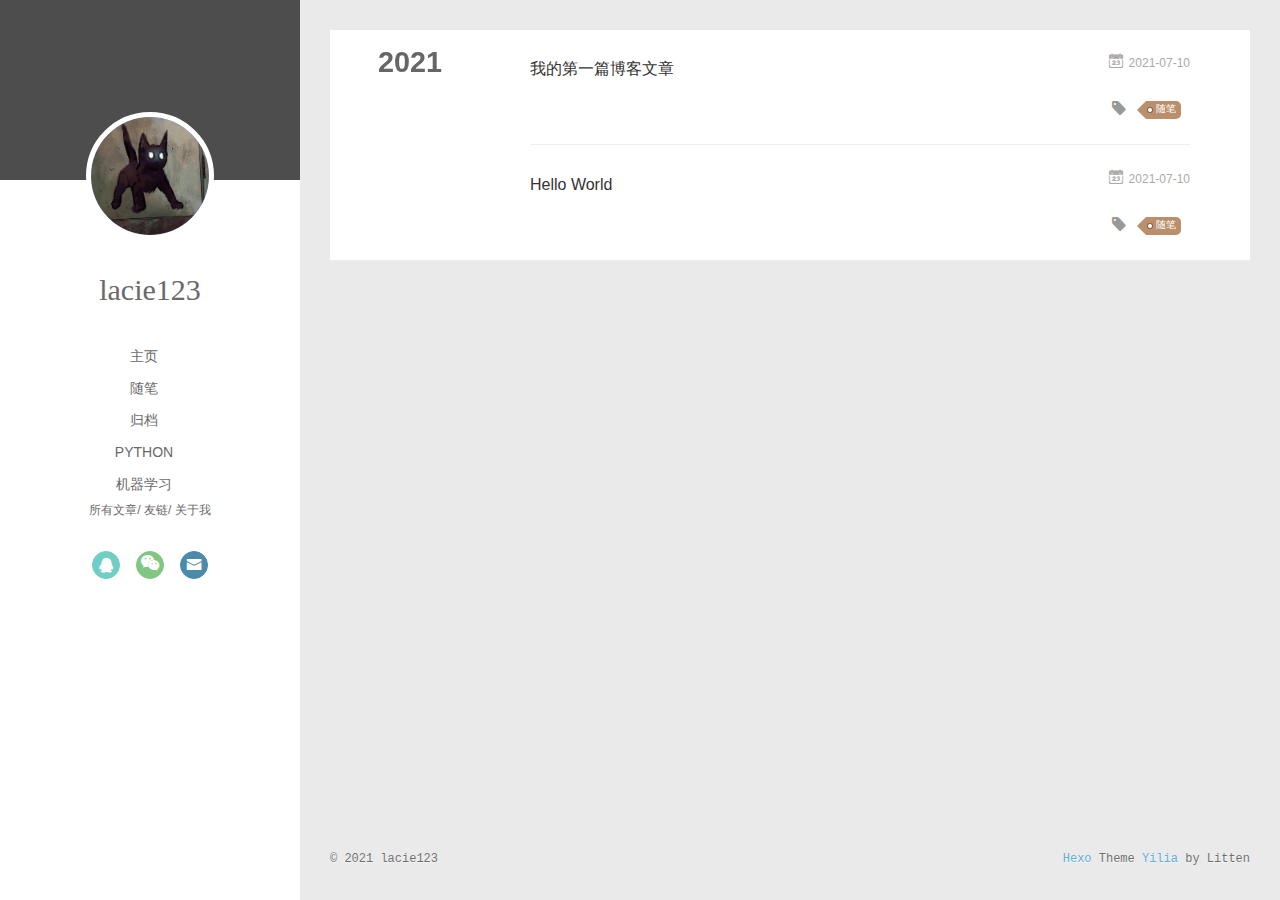
<file: tags/随笔/index.html>
<!DOCTYPE html>
<html>
<head>
  <meta charset="utf-8">
  
  <meta name="renderer" content="webkit">
  <meta http-equiv="X-UA-Compatible" content="IE=edge" >
  <link rel="dns-prefetch" href="http://example.com">
  <title>Tag: 随笔 | Hexo</title>
  <meta name="viewport" content="width=device-width, initial-scale=1, maximum-scale=1">
  <meta property="og:type" content="website">
<meta property="og:title" content="Hexo">
<meta property="og:url" content="http://example.com/tags/%E9%9A%8F%E7%AC%94/index.html">
<meta property="og:site_name" content="Hexo">
<meta property="og:locale" content="en_US">
<meta property="article:author" content="lacie123">
<meta name="twitter:card" content="summary">
  
    <link rel="alternative" href="/atom.xml" title="Hexo" type="application/atom+xml">
  
  
    <link rel="icon" href="/favicon.png">
  
  <link rel="stylesheet" type="text/css" href="/./main.0cf68a.css">
  <style type="text/css">
  
    #container.show {
      background: linear-gradient(200deg,#a0cfe4,#e8c37e);
    }
  </style>
  

  

<meta name="generator" content="Hexo 5.4.0"></head>

<body>
  <div id="container" q-class="show:isCtnShow">
    <canvas id="anm-canvas" class="anm-canvas"></canvas>
    <div class="left-col" q-class="show:isShow">
      
<div class="overlay" style="background: #4d4d4d"></div>
<div class="intrude-less">
	<header id="header" class="inner">
		<a href="/" class="profilepic">
			<img src="/assets/tou.png" class="js-avatar">
		</a>
		<hgroup>
		  <h1 class="header-author"><a href="/">lacie123</a></h1>
		</hgroup>
		

		<nav class="header-menu">
			<ul>
			
				<li><a href="/">主页</a></li>
	        
				<li><a href="/tags/%E9%9A%8F%E7%AC%94/">随笔</a></li>
	        
				<li><a href="/archives/index.html">归档</a></li>
	        
				<li><a href="/tags/python/">python</a></li>
	        
				<li><a href="/tags/%E6%9C%BA%E5%99%A8%E5%AD%A6%E4%B9%A0/">机器学习</a></li>
	        
			</ul>
		</nav>
		<nav class="header-smart-menu">
    		
    			
    			<a q-on="click: openSlider(e, 'innerArchive')" href="javascript:void(0)">所有文章</a>
    			
            
    			
    			<a q-on="click: openSlider(e, 'friends')" href="javascript:void(0)">友链</a>
    			
            
    			
    			<a q-on="click: openSlider(e, 'aboutme')" href="javascript:void(0)">关于我</a>
    			
            
		</nav>
		<nav class="header-nav">
			<div class="social">
				
					<a class="qq" target="_blank" href="/assets/qq.png" title="qq"><i class="icon-qq"></i></a>
		        
					<a class="weixin" target="_blank" href="/assets/weixin.png" title="weixin"><i class="icon-weixin"></i></a>
		        
					<a class="mail" target="_blank" href="mailto:1924725000@qq.com" title="mail"><i class="icon-mail"></i></a>
		        
			</div>
		</nav>
	</header>		
</div>

    </div>
    <div class="mid-col" q-class="show:isShow,hide:isShow|isFalse">
      
<nav id="mobile-nav">
  	<div class="overlay js-overlay" style="background: #4d4d4d"></div>
	<div class="btnctn js-mobile-btnctn">
  		<div class="slider-trigger list" q-on="click: openSlider(e)"><i class="icon icon-sort"></i></div>
	</div>
	<div class="intrude-less">
		<header id="header" class="inner">
			<div class="profilepic">
				<img src="/assets/tou.png" class="js-avatar">
			</div>
			<hgroup>
			  <h1 class="header-author js-header-author">lacie123</h1>
			</hgroup>
			
			
			
				
			
				
			
				
			
				
			
				
			
			
			
			<nav class="header-nav">
				<div class="social">
					
						<a class="qq" target="_blank" href="/assets/qq.png" title="qq"><i class="icon-qq"></i></a>
			        
						<a class="weixin" target="_blank" href="/assets/weixin.png" title="weixin"><i class="icon-weixin"></i></a>
			        
						<a class="mail" target="_blank" href="mailto:1924725000@qq.com" title="mail"><i class="icon-mail"></i></a>
			        
				</div>
			</nav>

			<nav class="header-menu js-header-menu">
				<ul style="width: 70%">
				
				
					<li style="width: 20%"><a href="/">主页</a></li>
		        
					<li style="width: 20%"><a href="/tags/%E9%9A%8F%E7%AC%94/">随笔</a></li>
		        
					<li style="width: 20%"><a href="/archives/index.html">归档</a></li>
		        
					<li style="width: 20%"><a href="/tags/python/">python</a></li>
		        
					<li style="width: 20%"><a href="/tags/%E6%9C%BA%E5%99%A8%E5%AD%A6%E4%B9%A0/">机器学习</a></li>
		        
				</ul>
			</nav>
		</header>				
	</div>
	<div class="mobile-mask" style="display:none" q-show="isShow"></div>
</nav>

      <div id="wrapper" class="body-wrap">
        <div class="menu-l">
          <div class="canvas-wrap">
            <canvas data-colors="#eaeaea" data-sectionHeight="100" data-contentId="js-content" id="myCanvas1" class="anm-canvas"></canvas>
          </div>
          <div id="js-content" class="content-ll">
            
  
  
    
    
      
      
      <section class="archives-wrap">
        <div class="archive-year-wrap">
          <a href="/archives/2021" class="archive-year">2021</a>
        </div>
        <div class="archives">
    
    <article class="archive-article archive-type-post">
  <div class="archive-article-inner">
    <header class="archive-article-header">
      	<div class="article-meta">
	      	<a href="/2021/07/10/%E6%88%91%E7%9A%84%E7%AC%AC%E4%B8%80%E7%AF%87%E5%8D%9A%E5%AE%A2%E6%96%87%E7%AB%A0/" class="archive-article-date">
  	<time datetime="2021-07-10T07:37:39.000Z" itemprop="datePublished"><i class="icon-calendar icon"></i>2021-07-10</time>
</a>
        </div>
    	 
  
    <h1 itemprop="name">
      <a class="archive-article-title" href="/2021/07/10/%E6%88%91%E7%9A%84%E7%AC%AC%E4%B8%80%E7%AF%87%E5%8D%9A%E5%AE%A2%E6%96%87%E7%AB%A0/">我的第一篇博客文章</a>
    </h1>
  

        <div class="article-info info-on-right">
          
	<div class="article-tag tagcloud">
		<i class="icon-price-tags icon"></i>
		<ul class="article-tag-list">
			 
        		<li class="article-tag-list-item">
        			<a href="javascript:void(0)" class="js-tag article-tag-list-link color3">随笔</a>
        		</li>
      		
		</ul>
	</div>

          

        </div>
        <div class="clearfix"></div>
    </header>
  </div>
</article>
  
    
    
    <article class="archive-article archive-type-post">
  <div class="archive-article-inner">
    <header class="archive-article-header">
      	<div class="article-meta">
	      	<a href="/2021/07/10/hello-world/" class="archive-article-date">
  	<time datetime="2021-07-10T05:34:14.593Z" itemprop="datePublished"><i class="icon-calendar icon"></i>2021-07-10</time>
</a>
        </div>
    	 
  
    <h1 itemprop="name">
      <a class="archive-article-title" href="/2021/07/10/hello-world/">Hello World</a>
    </h1>
  

        <div class="article-info info-on-right">
          
	<div class="article-tag tagcloud">
		<i class="icon-price-tags icon"></i>
		<ul class="article-tag-list">
			 
        		<li class="article-tag-list-item">
        			<a href="javascript:void(0)" class="js-tag article-tag-list-link color3">随笔</a>
        		</li>
      		
		</ul>
	</div>

          

        </div>
        <div class="clearfix"></div>
    </header>
  </div>
</article>
  
  
    </div></section>
  

    


          </div>
        </div>
      </div>
      <footer id="footer">
  <div class="outer">
    <div id="footer-info">
    	<div class="footer-left">
    		&copy; 2021 lacie123
    	</div>
      	<div class="footer-right">
      		<a href="http://hexo.io/" target="_blank">Hexo</a>  Theme <a href="https://github.com/litten/hexo-theme-yilia" target="_blank">Yilia</a> by Litten
      	</div>
    </div>
  </div>
</footer>
    </div>
    <script>
	var yiliaConfig = {
		mathjax: false,
		isHome: false,
		isPost: false,
		isArchive: false,
		isTag: true,
		isCategory: false,
		open_in_new: false,
		toc_hide_index: true,
		root: "/",
		innerArchive: true,
		showTags: false
	}
</script>

<script>!function(t){function n(e){if(r[e])return r[e].exports;var i=r[e]={exports:{},id:e,loaded:!1};return t[e].call(i.exports,i,i.exports,n),i.loaded=!0,i.exports}var r={};n.m=t,n.c=r,n.p="./",n(0)}([function(t,n,r){r(195),t.exports=r(191)},function(t,n,r){var e=r(3),i=r(52),o=r(27),u=r(28),c=r(53),f="prototype",a=function(t,n,r){var s,l,h,v,p=t&a.F,d=t&a.G,y=t&a.S,g=t&a.P,b=t&a.B,m=d?e:y?e[n]||(e[n]={}):(e[n]||{})[f],x=d?i:i[n]||(i[n]={}),w=x[f]||(x[f]={});d&&(r=n);for(s in r)l=!p&&m&&void 0!==m[s],h=(l?m:r)[s],v=b&&l?c(h,e):g&&"function"==typeof h?c(Function.call,h):h,m&&u(m,s,h,t&a.U),x[s]!=h&&o(x,s,v),g&&w[s]!=h&&(w[s]=h)};e.core=i,a.F=1,a.G=2,a.S=4,a.P=8,a.B=16,a.W=32,a.U=64,a.R=128,t.exports=a},function(t,n,r){var e=r(6);t.exports=function(t){if(!e(t))throw TypeError(t+" is not an object!");return t}},function(t,n){var r=t.exports="undefined"!=typeof window&&window.Math==Math?window:"undefined"!=typeof self&&self.Math==Math?self:Function("return this")();"number"==typeof __g&&(__g=r)},function(t,n){t.exports=function(t){try{return!!t()}catch(t){return!0}}},function(t,n){var r=t.exports="undefined"!=typeof window&&window.Math==Math?window:"undefined"!=typeof self&&self.Math==Math?self:Function("return this")();"number"==typeof __g&&(__g=r)},function(t,n){t.exports=function(t){return"object"==typeof t?null!==t:"function"==typeof t}},function(t,n,r){var e=r(126)("wks"),i=r(76),o=r(3).Symbol,u="function"==typeof o;(t.exports=function(t){return e[t]||(e[t]=u&&o[t]||(u?o:i)("Symbol."+t))}).store=e},function(t,n){var r={}.hasOwnProperty;t.exports=function(t,n){return r.call(t,n)}},function(t,n,r){var e=r(94),i=r(33);t.exports=function(t){return e(i(t))}},function(t,n,r){t.exports=!r(4)(function(){return 7!=Object.defineProperty({},"a",{get:function(){return 7}}).a})},function(t,n,r){var e=r(2),i=r(167),o=r(50),u=Object.defineProperty;n.f=r(10)?Object.defineProperty:function(t,n,r){if(e(t),n=o(n,!0),e(r),i)try{return u(t,n,r)}catch(t){}if("get"in r||"set"in r)throw TypeError("Accessors not supported!");return"value"in r&&(t[n]=r.value),t}},function(t,n,r){t.exports=!r(18)(function(){return 7!=Object.defineProperty({},"a",{get:function(){return 7}}).a})},function(t,n,r){var e=r(14),i=r(22);t.exports=r(12)?function(t,n,r){return e.f(t,n,i(1,r))}:function(t,n,r){return t[n]=r,t}},function(t,n,r){var e=r(20),i=r(58),o=r(42),u=Object.defineProperty;n.f=r(12)?Object.defineProperty:function(t,n,r){if(e(t),n=o(n,!0),e(r),i)try{return u(t,n,r)}catch(t){}if("get"in r||"set"in r)throw TypeError("Accessors not supported!");return"value"in r&&(t[n]=r.value),t}},function(t,n,r){var e=r(40)("wks"),i=r(23),o=r(5).Symbol,u="function"==typeof o;(t.exports=function(t){return e[t]||(e[t]=u&&o[t]||(u?o:i)("Symbol."+t))}).store=e},function(t,n,r){var e=r(67),i=Math.min;t.exports=function(t){return t>0?i(e(t),9007199254740991):0}},function(t,n,r){var e=r(46);t.exports=function(t){return Object(e(t))}},function(t,n){t.exports=function(t){try{return!!t()}catch(t){return!0}}},function(t,n,r){var e=r(63),i=r(34);t.exports=Object.keys||function(t){return e(t,i)}},function(t,n,r){var e=r(21);t.exports=function(t){if(!e(t))throw TypeError(t+" is not an object!");return t}},function(t,n){t.exports=function(t){return"object"==typeof t?null!==t:"function"==typeof t}},function(t,n){t.exports=function(t,n){return{enumerable:!(1&t),configurable:!(2&t),writable:!(4&t),value:n}}},function(t,n){var r=0,e=Math.random();t.exports=function(t){return"Symbol(".concat(void 0===t?"":t,")_",(++r+e).toString(36))}},function(t,n){var r={}.hasOwnProperty;t.exports=function(t,n){return r.call(t,n)}},function(t,n){var r=t.exports={version:"2.4.0"};"number"==typeof __e&&(__e=r)},function(t,n){t.exports=function(t){if("function"!=typeof t)throw TypeError(t+" is not a function!");return t}},function(t,n,r){var e=r(11),i=r(66);t.exports=r(10)?function(t,n,r){return e.f(t,n,i(1,r))}:function(t,n,r){return t[n]=r,t}},function(t,n,r){var e=r(3),i=r(27),o=r(24),u=r(76)("src"),c="toString",f=Function[c],a=(""+f).split(c);r(52).inspectSource=function(t){return f.call(t)},(t.exports=function(t,n,r,c){var f="function"==typeof r;f&&(o(r,"name")||i(r,"name",n)),t[n]!==r&&(f&&(o(r,u)||i(r,u,t[n]?""+t[n]:a.join(String(n)))),t===e?t[n]=r:c?t[n]?t[n]=r:i(t,n,r):(delete t[n],i(t,n,r)))})(Function.prototype,c,function(){return"function"==typeof this&&this[u]||f.call(this)})},function(t,n,r){var e=r(1),i=r(4),o=r(46),u=function(t,n,r,e){var i=String(o(t)),u="<"+n;return""!==r&&(u+=" "+r+'="'+String(e).replace(/"/g,"&quot;")+'"'),u+">"+i+"</"+n+">"};t.exports=function(t,n){var r={};r[t]=n(u),e(e.P+e.F*i(function(){var n=""[t]('"');return n!==n.toLowerCase()||n.split('"').length>3}),"String",r)}},function(t,n,r){var e=r(115),i=r(46);t.exports=function(t){return e(i(t))}},function(t,n,r){var e=r(116),i=r(66),o=r(30),u=r(50),c=r(24),f=r(167),a=Object.getOwnPropertyDescriptor;n.f=r(10)?a:function(t,n){if(t=o(t),n=u(n,!0),f)try{return a(t,n)}catch(t){}if(c(t,n))return i(!e.f.call(t,n),t[n])}},function(t,n,r){var e=r(24),i=r(17),o=r(145)("IE_PROTO"),u=Object.prototype;t.exports=Object.getPrototypeOf||function(t){return t=i(t),e(t,o)?t[o]:"function"==typeof t.constructor&&t instanceof t.constructor?t.constructor.prototype:t instanceof Object?u:null}},function(t,n){t.exports=function(t){if(void 0==t)throw TypeError("Can't call method on  "+t);return t}},function(t,n){t.exports="constructor,hasOwnProperty,isPrototypeOf,propertyIsEnumerable,toLocaleString,toString,valueOf".split(",")},function(t,n){t.exports={}},function(t,n){t.exports=!0},function(t,n){n.f={}.propertyIsEnumerable},function(t,n,r){var e=r(14).f,i=r(8),o=r(15)("toStringTag");t.exports=function(t,n,r){t&&!i(t=r?t:t.prototype,o)&&e(t,o,{configurable:!0,value:n})}},function(t,n,r){var e=r(40)("keys"),i=r(23);t.exports=function(t){return e[t]||(e[t]=i(t))}},function(t,n,r){var e=r(5),i="__core-js_shared__",o=e[i]||(e[i]={});t.exports=function(t){return o[t]||(o[t]={})}},function(t,n){var r=Math.ceil,e=Math.floor;t.exports=function(t){return isNaN(t=+t)?0:(t>0?e:r)(t)}},function(t,n,r){var e=r(21);t.exports=function(t,n){if(!e(t))return t;var r,i;if(n&&"function"==typeof(r=t.toString)&&!e(i=r.call(t)))return i;if("function"==typeof(r=t.valueOf)&&!e(i=r.call(t)))return i;if(!n&&"function"==typeof(r=t.toString)&&!e(i=r.call(t)))return i;throw TypeError("Can't convert object to primitive value")}},function(t,n,r){var e=r(5),i=r(25),o=r(36),u=r(44),c=r(14).f;t.exports=function(t){var n=i.Symbol||(i.Symbol=o?{}:e.Symbol||{});"_"==t.charAt(0)||t in n||c(n,t,{value:u.f(t)})}},function(t,n,r){n.f=r(15)},function(t,n){var r={}.toString;t.exports=function(t){return r.call(t).slice(8,-1)}},function(t,n){t.exports=function(t){if(void 0==t)throw TypeError("Can't call method on  "+t);return t}},function(t,n,r){var e=r(4);t.exports=function(t,n){return!!t&&e(function(){n?t.call(null,function(){},1):t.call(null)})}},function(t,n,r){var e=r(53),i=r(115),o=r(17),u=r(16),c=r(203);t.exports=function(t,n){var r=1==t,f=2==t,a=3==t,s=4==t,l=6==t,h=5==t||l,v=n||c;return function(n,c,p){for(var d,y,g=o(n),b=i(g),m=e(c,p,3),x=u(b.length),w=0,S=r?v(n,x):f?v(n,0):void 0;x>w;w++)if((h||w in b)&&(d=b[w],y=m(d,w,g),t))if(r)S[w]=y;else if(y)switch(t){case 3:return!0;case 5:return d;case 6:return w;case 2:S.push(d)}else if(s)return!1;return l?-1:a||s?s:S}}},function(t,n,r){var e=r(1),i=r(52),o=r(4);t.exports=function(t,n){var r=(i.Object||{})[t]||Object[t],u={};u[t]=n(r),e(e.S+e.F*o(function(){r(1)}),"Object",u)}},function(t,n,r){var e=r(6);t.exports=function(t,n){if(!e(t))return t;var r,i;if(n&&"function"==typeof(r=t.toString)&&!e(i=r.call(t)))return i;if("function"==typeof(r=t.valueOf)&&!e(i=r.call(t)))return i;if(!n&&"function"==typeof(r=t.toString)&&!e(i=r.call(t)))return i;throw TypeError("Can't convert object to primitive value")}},function(t,n,r){var e=r(5),i=r(25),o=r(91),u=r(13),c="prototype",f=function(t,n,r){var a,s,l,h=t&f.F,v=t&f.G,p=t&f.S,d=t&f.P,y=t&f.B,g=t&f.W,b=v?i:i[n]||(i[n]={}),m=b[c],x=v?e:p?e[n]:(e[n]||{})[c];v&&(r=n);for(a in r)(s=!h&&x&&void 0!==x[a])&&a in b||(l=s?x[a]:r[a],b[a]=v&&"function"!=typeof x[a]?r[a]:y&&s?o(l,e):g&&x[a]==l?function(t){var n=function(n,r,e){if(this instanceof t){switch(arguments.length){case 0:return new t;case 1:return new t(n);case 2:return new t(n,r)}return new t(n,r,e)}return t.apply(this,arguments)};return n[c]=t[c],n}(l):d&&"function"==typeof l?o(Function.call,l):l,d&&((b.virtual||(b.virtual={}))[a]=l,t&f.R&&m&&!m[a]&&u(m,a,l)))};f.F=1,f.G=2,f.S=4,f.P=8,f.B=16,f.W=32,f.U=64,f.R=128,t.exports=f},function(t,n){var r=t.exports={version:"2.4.0"};"number"==typeof __e&&(__e=r)},function(t,n,r){var e=r(26);t.exports=function(t,n,r){if(e(t),void 0===n)return t;switch(r){case 1:return function(r){return t.call(n,r)};case 2:return function(r,e){return t.call(n,r,e)};case 3:return function(r,e,i){return t.call(n,r,e,i)}}return function(){return t.apply(n,arguments)}}},function(t,n,r){var e=r(183),i=r(1),o=r(126)("metadata"),u=o.store||(o.store=new(r(186))),c=function(t,n,r){var i=u.get(t);if(!i){if(!r)return;u.set(t,i=new e)}var o=i.get(n);if(!o){if(!r)return;i.set(n,o=new e)}return o},f=function(t,n,r){var e=c(n,r,!1);return void 0!==e&&e.has(t)},a=function(t,n,r){var e=c(n,r,!1);return void 0===e?void 0:e.get(t)},s=function(t,n,r,e){c(r,e,!0).set(t,n)},l=function(t,n){var r=c(t,n,!1),e=[];return r&&r.forEach(function(t,n){e.push(n)}),e},h=function(t){return void 0===t||"symbol"==typeof t?t:String(t)},v=function(t){i(i.S,"Reflect",t)};t.exports={store:u,map:c,has:f,get:a,set:s,keys:l,key:h,exp:v}},function(t,n,r){"use strict";if(r(10)){var e=r(69),i=r(3),o=r(4),u=r(1),c=r(127),f=r(152),a=r(53),s=r(68),l=r(66),h=r(27),v=r(73),p=r(67),d=r(16),y=r(75),g=r(50),b=r(24),m=r(180),x=r(114),w=r(6),S=r(17),_=r(137),O=r(70),E=r(32),P=r(71).f,j=r(154),F=r(76),M=r(7),A=r(48),N=r(117),T=r(146),I=r(155),k=r(80),L=r(123),R=r(74),C=r(130),D=r(160),U=r(11),W=r(31),G=U.f,B=W.f,V=i.RangeError,z=i.TypeError,q=i.Uint8Array,K="ArrayBuffer",J="Shared"+K,Y="BYTES_PER_ELEMENT",H="prototype",$=Array[H],X=f.ArrayBuffer,Q=f.DataView,Z=A(0),tt=A(2),nt=A(3),rt=A(4),et=A(5),it=A(6),ot=N(!0),ut=N(!1),ct=I.values,ft=I.keys,at=I.entries,st=$.lastIndexOf,lt=$.reduce,ht=$.reduceRight,vt=$.join,pt=$.sort,dt=$.slice,yt=$.toString,gt=$.toLocaleString,bt=M("iterator"),mt=M("toStringTag"),xt=F("typed_constructor"),wt=F("def_constructor"),St=c.CONSTR,_t=c.TYPED,Ot=c.VIEW,Et="Wrong length!",Pt=A(1,function(t,n){return Tt(T(t,t[wt]),n)}),jt=o(function(){return 1===new q(new Uint16Array([1]).buffer)[0]}),Ft=!!q&&!!q[H].set&&o(function(){new q(1).set({})}),Mt=function(t,n){if(void 0===t)throw z(Et);var r=+t,e=d(t);if(n&&!m(r,e))throw V(Et);return e},At=function(t,n){var r=p(t);if(r<0||r%n)throw V("Wrong offset!");return r},Nt=function(t){if(w(t)&&_t in t)return t;throw z(t+" is not a typed array!")},Tt=function(t,n){if(!(w(t)&&xt in t))throw z("It is not a typed array constructor!");return new t(n)},It=function(t,n){return kt(T(t,t[wt]),n)},kt=function(t,n){for(var r=0,e=n.length,i=Tt(t,e);e>r;)i[r]=n[r++];return i},Lt=function(t,n,r){G(t,n,{get:function(){return this._d[r]}})},Rt=function(t){var n,r,e,i,o,u,c=S(t),f=arguments.length,s=f>1?arguments[1]:void 0,l=void 0!==s,h=j(c);if(void 0!=h&&!_(h)){for(u=h.call(c),e=[],n=0;!(o=u.next()).done;n++)e.push(o.value);c=e}for(l&&f>2&&(s=a(s,arguments[2],2)),n=0,r=d(c.length),i=Tt(this,r);r>n;n++)i[n]=l?s(c[n],n):c[n];return i},Ct=function(){for(var t=0,n=arguments.length,r=Tt(this,n);n>t;)r[t]=arguments[t++];return r},Dt=!!q&&o(function(){gt.call(new q(1))}),Ut=function(){return gt.apply(Dt?dt.call(Nt(this)):Nt(this),arguments)},Wt={copyWithin:function(t,n){return D.call(Nt(this),t,n,arguments.length>2?arguments[2]:void 0)},every:function(t){return rt(Nt(this),t,arguments.length>1?arguments[1]:void 0)},fill:function(t){return C.apply(Nt(this),arguments)},filter:function(t){return It(this,tt(Nt(this),t,arguments.length>1?arguments[1]:void 0))},find:function(t){return et(Nt(this),t,arguments.length>1?arguments[1]:void 0)},findIndex:function(t){return it(Nt(this),t,arguments.length>1?arguments[1]:void 0)},forEach:function(t){Z(Nt(this),t,arguments.length>1?arguments[1]:void 0)},indexOf:function(t){return ut(Nt(this),t,arguments.length>1?arguments[1]:void 0)},includes:function(t){return ot(Nt(this),t,arguments.length>1?arguments[1]:void 0)},join:function(t){return vt.apply(Nt(this),arguments)},lastIndexOf:function(t){return st.apply(Nt(this),arguments)},map:function(t){return Pt(Nt(this),t,arguments.length>1?arguments[1]:void 0)},reduce:function(t){return lt.apply(Nt(this),arguments)},reduceRight:function(t){return ht.apply(Nt(this),arguments)},reverse:function(){for(var t,n=this,r=Nt(n).length,e=Math.floor(r/2),i=0;i<e;)t=n[i],n[i++]=n[--r],n[r]=t;return n},some:function(t){return nt(Nt(this),t,arguments.length>1?arguments[1]:void 0)},sort:function(t){return pt.call(Nt(this),t)},subarray:function(t,n){var r=Nt(this),e=r.length,i=y(t,e);return new(T(r,r[wt]))(r.buffer,r.byteOffset+i*r.BYTES_PER_ELEMENT,d((void 0===n?e:y(n,e))-i))}},Gt=function(t,n){return It(this,dt.call(Nt(this),t,n))},Bt=function(t){Nt(this);var n=At(arguments[1],1),r=this.length,e=S(t),i=d(e.length),o=0;if(i+n>r)throw V(Et);for(;o<i;)this[n+o]=e[o++]},Vt={entries:function(){return at.call(Nt(this))},keys:function(){return ft.call(Nt(this))},values:function(){return ct.call(Nt(this))}},zt=function(t,n){return w(t)&&t[_t]&&"symbol"!=typeof n&&n in t&&String(+n)==String(n)},qt=function(t,n){return zt(t,n=g(n,!0))?l(2,t[n]):B(t,n)},Kt=function(t,n,r){return!(zt(t,n=g(n,!0))&&w(r)&&b(r,"value"))||b(r,"get")||b(r,"set")||r.configurable||b(r,"writable")&&!r.writable||b(r,"enumerable")&&!r.enumerable?G(t,n,r):(t[n]=r.value,t)};St||(W.f=qt,U.f=Kt),u(u.S+u.F*!St,"Object",{getOwnPropertyDescriptor:qt,defineProperty:Kt}),o(function(){yt.call({})})&&(yt=gt=function(){return vt.call(this)});var Jt=v({},Wt);v(Jt,Vt),h(Jt,bt,Vt.values),v(Jt,{slice:Gt,set:Bt,constructor:function(){},toString:yt,toLocaleString:Ut}),Lt(Jt,"buffer","b"),Lt(Jt,"byteOffset","o"),Lt(Jt,"byteLength","l"),Lt(Jt,"length","e"),G(Jt,mt,{get:function(){return this[_t]}}),t.exports=function(t,n,r,f){f=!!f;var a=t+(f?"Clamped":"")+"Array",l="Uint8Array"!=a,v="get"+t,p="set"+t,y=i[a],g=y||{},b=y&&E(y),m=!y||!c.ABV,S={},_=y&&y[H],j=function(t,r){var e=t._d;return e.v[v](r*n+e.o,jt)},F=function(t,r,e){var i=t._d;f&&(e=(e=Math.round(e))<0?0:e>255?255:255&e),i.v[p](r*n+i.o,e,jt)},M=function(t,n){G(t,n,{get:function(){return j(this,n)},set:function(t){return F(this,n,t)},enumerable:!0})};m?(y=r(function(t,r,e,i){s(t,y,a,"_d");var o,u,c,f,l=0,v=0;if(w(r)){if(!(r instanceof X||(f=x(r))==K||f==J))return _t in r?kt(y,r):Rt.call(y,r);o=r,v=At(e,n);var p=r.byteLength;if(void 0===i){if(p%n)throw V(Et);if((u=p-v)<0)throw V(Et)}else if((u=d(i)*n)+v>p)throw V(Et);c=u/n}else c=Mt(r,!0),u=c*n,o=new X(u);for(h(t,"_d",{b:o,o:v,l:u,e:c,v:new Q(o)});l<c;)M(t,l++)}),_=y[H]=O(Jt),h(_,"constructor",y)):L(function(t){new y(null),new y(t)},!0)||(y=r(function(t,r,e,i){s(t,y,a);var o;return w(r)?r instanceof X||(o=x(r))==K||o==J?void 0!==i?new g(r,At(e,n),i):void 0!==e?new g(r,At(e,n)):new g(r):_t in r?kt(y,r):Rt.call(y,r):new g(Mt(r,l))}),Z(b!==Function.prototype?P(g).concat(P(b)):P(g),function(t){t in y||h(y,t,g[t])}),y[H]=_,e||(_.constructor=y));var A=_[bt],N=!!A&&("values"==A.name||void 0==A.name),T=Vt.values;h(y,xt,!0),h(_,_t,a),h(_,Ot,!0),h(_,wt,y),(f?new y(1)[mt]==a:mt in _)||G(_,mt,{get:function(){return a}}),S[a]=y,u(u.G+u.W+u.F*(y!=g),S),u(u.S,a,{BYTES_PER_ELEMENT:n,from:Rt,of:Ct}),Y in _||h(_,Y,n),u(u.P,a,Wt),R(a),u(u.P+u.F*Ft,a,{set:Bt}),u(u.P+u.F*!N,a,Vt),u(u.P+u.F*(_.toString!=yt),a,{toString:yt}),u(u.P+u.F*o(function(){new y(1).slice()}),a,{slice:Gt}),u(u.P+u.F*(o(function(){return[1,2].toLocaleString()!=new y([1,2]).toLocaleString()})||!o(function(){_.toLocaleString.call([1,2])})),a,{toLocaleString:Ut}),k[a]=N?A:T,e||N||h(_,bt,T)}}else t.exports=function(){}},function(t,n){var r={}.toString;t.exports=function(t){return r.call(t).slice(8,-1)}},function(t,n,r){var e=r(21),i=r(5).document,o=e(i)&&e(i.createElement);t.exports=function(t){return o?i.createElement(t):{}}},function(t,n,r){t.exports=!r(12)&&!r(18)(function(){return 7!=Object.defineProperty(r(57)("div"),"a",{get:function(){return 7}}).a})},function(t,n,r){"use strict";var e=r(36),i=r(51),o=r(64),u=r(13),c=r(8),f=r(35),a=r(96),s=r(38),l=r(103),h=r(15)("iterator"),v=!([].keys&&"next"in[].keys()),p="keys",d="values",y=function(){return this};t.exports=function(t,n,r,g,b,m,x){a(r,n,g);var w,S,_,O=function(t){if(!v&&t in F)return F[t];switch(t){case p:case d:return function(){return new r(this,t)}}return function(){return new r(this,t)}},E=n+" Iterator",P=b==d,j=!1,F=t.prototype,M=F[h]||F["@@iterator"]||b&&F[b],A=M||O(b),N=b?P?O("entries"):A:void 0,T="Array"==n?F.entries||M:M;if(T&&(_=l(T.call(new t)))!==Object.prototype&&(s(_,E,!0),e||c(_,h)||u(_,h,y)),P&&M&&M.name!==d&&(j=!0,A=function(){return M.call(this)}),e&&!x||!v&&!j&&F[h]||u(F,h,A),f[n]=A,f[E]=y,b)if(w={values:P?A:O(d),keys:m?A:O(p),entries:N},x)for(S in w)S in F||o(F,S,w[S]);else i(i.P+i.F*(v||j),n,w);return w}},function(t,n,r){var e=r(20),i=r(100),o=r(34),u=r(39)("IE_PROTO"),c=function(){},f="prototype",a=function(){var t,n=r(57)("iframe"),e=o.length;for(n.style.display="none",r(93).appendChild(n),n.src="javascript:",t=n.contentWindow.document,t.open(),t.write("<script>document.F=Object<\/script>"),t.close(),a=t.F;e--;)delete a[f][o[e]];return a()};t.exports=Object.create||function(t,n){var r;return null!==t?(c[f]=e(t),r=new c,c[f]=null,r[u]=t):r=a(),void 0===n?r:i(r,n)}},function(t,n,r){var e=r(63),i=r(34).concat("length","prototype");n.f=Object.getOwnPropertyNames||function(t){return e(t,i)}},function(t,n){n.f=Object.getOwnPropertySymbols},function(t,n,r){var e=r(8),i=r(9),o=r(90)(!1),u=r(39)("IE_PROTO");t.exports=function(t,n){var r,c=i(t),f=0,a=[];for(r in c)r!=u&&e(c,r)&&a.push(r);for(;n.length>f;)e(c,r=n[f++])&&(~o(a,r)||a.push(r));return a}},function(t,n,r){t.exports=r(13)},function(t,n,r){var e=r(76)("meta"),i=r(6),o=r(24),u=r(11).f,c=0,f=Object.isExtensible||function(){return!0},a=!r(4)(function(){return f(Object.preventExtensions({}))}),s=function(t){u(t,e,{value:{i:"O"+ ++c,w:{}}})},l=function(t,n){if(!i(t))return"symbol"==typeof t?t:("string"==typeof t?"S":"P")+t;if(!o(t,e)){if(!f(t))return"F";if(!n)return"E";s(t)}return t[e].i},h=function(t,n){if(!o(t,e)){if(!f(t))return!0;if(!n)return!1;s(t)}return t[e].w},v=function(t){return a&&p.NEED&&f(t)&&!o(t,e)&&s(t),t},p=t.exports={KEY:e,NEED:!1,fastKey:l,getWeak:h,onFreeze:v}},function(t,n){t.exports=function(t,n){return{enumerable:!(1&t),configurable:!(2&t),writable:!(4&t),value:n}}},function(t,n){var r=Math.ceil,e=Math.floor;t.exports=function(t){return isNaN(t=+t)?0:(t>0?e:r)(t)}},function(t,n){t.exports=function(t,n,r,e){if(!(t instanceof n)||void 0!==e&&e in t)throw TypeError(r+": incorrect invocation!");return t}},function(t,n){t.exports=!1},function(t,n,r){var e=r(2),i=r(173),o=r(133),u=r(145)("IE_PROTO"),c=function(){},f="prototype",a=function(){var t,n=r(132)("iframe"),e=o.length;for(n.style.display="none",r(135).appendChild(n),n.src="javascript:",t=n.contentWindow.document,t.open(),t.write("<script>document.F=Object<\/script>"),t.close(),a=t.F;e--;)delete a[f][o[e]];return a()};t.exports=Object.create||function(t,n){var r;return null!==t?(c[f]=e(t),r=new c,c[f]=null,r[u]=t):r=a(),void 0===n?r:i(r,n)}},function(t,n,r){var e=r(175),i=r(133).concat("length","prototype");n.f=Object.getOwnPropertyNames||function(t){return e(t,i)}},function(t,n,r){var e=r(175),i=r(133);t.exports=Object.keys||function(t){return e(t,i)}},function(t,n,r){var e=r(28);t.exports=function(t,n,r){for(var i in n)e(t,i,n[i],r);return t}},function(t,n,r){"use strict";var e=r(3),i=r(11),o=r(10),u=r(7)("species");t.exports=function(t){var n=e[t];o&&n&&!n[u]&&i.f(n,u,{configurable:!0,get:function(){return this}})}},function(t,n,r){var e=r(67),i=Math.max,o=Math.min;t.exports=function(t,n){return t=e(t),t<0?i(t+n,0):o(t,n)}},function(t,n){var r=0,e=Math.random();t.exports=function(t){return"Symbol(".concat(void 0===t?"":t,")_",(++r+e).toString(36))}},function(t,n,r){var e=r(33);t.exports=function(t){return Object(e(t))}},function(t,n,r){var e=r(7)("unscopables"),i=Array.prototype;void 0==i[e]&&r(27)(i,e,{}),t.exports=function(t){i[e][t]=!0}},function(t,n,r){var e=r(53),i=r(169),o=r(137),u=r(2),c=r(16),f=r(154),a={},s={},n=t.exports=function(t,n,r,l,h){var v,p,d,y,g=h?function(){return t}:f(t),b=e(r,l,n?2:1),m=0;if("function"!=typeof g)throw TypeError(t+" is not iterable!");if(o(g)){for(v=c(t.length);v>m;m++)if((y=n?b(u(p=t[m])[0],p[1]):b(t[m]))===a||y===s)return y}else for(d=g.call(t);!(p=d.next()).done;)if((y=i(d,b,p.value,n))===a||y===s)return y};n.BREAK=a,n.RETURN=s},function(t,n){t.exports={}},function(t,n,r){var e=r(11).f,i=r(24),o=r(7)("toStringTag");t.exports=function(t,n,r){t&&!i(t=r?t:t.prototype,o)&&e(t,o,{configurable:!0,value:n})}},function(t,n,r){var e=r(1),i=r(46),o=r(4),u=r(150),c="["+u+"]",f="​",a=RegExp("^"+c+c+"*"),s=RegExp(c+c+"*$"),l=function(t,n,r){var i={},c=o(function(){return!!u[t]()||f[t]()!=f}),a=i[t]=c?n(h):u[t];r&&(i[r]=a),e(e.P+e.F*c,"String",i)},h=l.trim=function(t,n){return t=String(i(t)),1&n&&(t=t.replace(a,"")),2&n&&(t=t.replace(s,"")),t};t.exports=l},function(t,n,r){t.exports={default:r(86),__esModule:!0}},function(t,n,r){t.exports={default:r(87),__esModule:!0}},function(t,n,r){"use strict";function e(t){return t&&t.__esModule?t:{default:t}}n.__esModule=!0;var i=r(84),o=e(i),u=r(83),c=e(u),f="function"==typeof c.default&&"symbol"==typeof o.default?function(t){return typeof t}:function(t){return t&&"function"==typeof c.default&&t.constructor===c.default&&t!==c.default.prototype?"symbol":typeof t};n.default="function"==typeof c.default&&"symbol"===f(o.default)?function(t){return void 0===t?"undefined":f(t)}:function(t){return t&&"function"==typeof c.default&&t.constructor===c.default&&t!==c.default.prototype?"symbol":void 0===t?"undefined":f(t)}},function(t,n,r){r(110),r(108),r(111),r(112),t.exports=r(25).Symbol},function(t,n,r){r(109),r(113),t.exports=r(44).f("iterator")},function(t,n){t.exports=function(t){if("function"!=typeof t)throw TypeError(t+" is not a function!");return t}},function(t,n){t.exports=function(){}},function(t,n,r){var e=r(9),i=r(106),o=r(105);t.exports=function(t){return function(n,r,u){var c,f=e(n),a=i(f.length),s=o(u,a);if(t&&r!=r){for(;a>s;)if((c=f[s++])!=c)return!0}else for(;a>s;s++)if((t||s in f)&&f[s]===r)return t||s||0;return!t&&-1}}},function(t,n,r){var e=r(88);t.exports=function(t,n,r){if(e(t),void 0===n)return t;switch(r){case 1:return function(r){return t.call(n,r)};case 2:return function(r,e){return t.call(n,r,e)};case 3:return function(r,e,i){return t.call(n,r,e,i)}}return function(){return t.apply(n,arguments)}}},function(t,n,r){var e=r(19),i=r(62),o=r(37);t.exports=function(t){var n=e(t),r=i.f;if(r)for(var u,c=r(t),f=o.f,a=0;c.length>a;)f.call(t,u=c[a++])&&n.push(u);return n}},function(t,n,r){t.exports=r(5).document&&document.documentElement},function(t,n,r){var e=r(56);t.exports=Object("z").propertyIsEnumerable(0)?Object:function(t){return"String"==e(t)?t.split(""):Object(t)}},function(t,n,r){var e=r(56);t.exports=Array.isArray||function(t){return"Array"==e(t)}},function(t,n,r){"use strict";var e=r(60),i=r(22),o=r(38),u={};r(13)(u,r(15)("iterator"),function(){return this}),t.exports=function(t,n,r){t.prototype=e(u,{next:i(1,r)}),o(t,n+" Iterator")}},function(t,n){t.exports=function(t,n){return{value:n,done:!!t}}},function(t,n,r){var e=r(19),i=r(9);t.exports=function(t,n){for(var r,o=i(t),u=e(o),c=u.length,f=0;c>f;)if(o[r=u[f++]]===n)return r}},function(t,n,r){var e=r(23)("meta"),i=r(21),o=r(8),u=r(14).f,c=0,f=Object.isExtensible||function(){return!0},a=!r(18)(function(){return f(Object.preventExtensions({}))}),s=function(t){u(t,e,{value:{i:"O"+ ++c,w:{}}})},l=function(t,n){if(!i(t))return"symbol"==typeof t?t:("string"==typeof t?"S":"P")+t;if(!o(t,e)){if(!f(t))return"F";if(!n)return"E";s(t)}return t[e].i},h=function(t,n){if(!o(t,e)){if(!f(t))return!0;if(!n)return!1;s(t)}return t[e].w},v=function(t){return a&&p.NEED&&f(t)&&!o(t,e)&&s(t),t},p=t.exports={KEY:e,NEED:!1,fastKey:l,getWeak:h,onFreeze:v}},function(t,n,r){var e=r(14),i=r(20),o=r(19);t.exports=r(12)?Object.defineProperties:function(t,n){i(t);for(var r,u=o(n),c=u.length,f=0;c>f;)e.f(t,r=u[f++],n[r]);return t}},function(t,n,r){var e=r(37),i=r(22),o=r(9),u=r(42),c=r(8),f=r(58),a=Object.getOwnPropertyDescriptor;n.f=r(12)?a:function(t,n){if(t=o(t),n=u(n,!0),f)try{return a(t,n)}catch(t){}if(c(t,n))return i(!e.f.call(t,n),t[n])}},function(t,n,r){var e=r(9),i=r(61).f,o={}.toString,u="object"==typeof window&&window&&Object.getOwnPropertyNames?Object.getOwnPropertyNames(window):[],c=function(t){try{return i(t)}catch(t){return u.slice()}};t.exports.f=function(t){return u&&"[object Window]"==o.call(t)?c(t):i(e(t))}},function(t,n,r){var e=r(8),i=r(77),o=r(39)("IE_PROTO"),u=Object.prototype;t.exports=Object.getPrototypeOf||function(t){return t=i(t),e(t,o)?t[o]:"function"==typeof t.constructor&&t instanceof t.constructor?t.constructor.prototype:t instanceof Object?u:null}},function(t,n,r){var e=r(41),i=r(33);t.exports=function(t){return function(n,r){var o,u,c=String(i(n)),f=e(r),a=c.length;return f<0||f>=a?t?"":void 0:(o=c.charCodeAt(f),o<55296||o>56319||f+1===a||(u=c.charCodeAt(f+1))<56320||u>57343?t?c.charAt(f):o:t?c.slice(f,f+2):u-56320+(o-55296<<10)+65536)}}},function(t,n,r){var e=r(41),i=Math.max,o=Math.min;t.exports=function(t,n){return t=e(t),t<0?i(t+n,0):o(t,n)}},function(t,n,r){var e=r(41),i=Math.min;t.exports=function(t){return t>0?i(e(t),9007199254740991):0}},function(t,n,r){"use strict";var e=r(89),i=r(97),o=r(35),u=r(9);t.exports=r(59)(Array,"Array",function(t,n){this._t=u(t),this._i=0,this._k=n},function(){var t=this._t,n=this._k,r=this._i++;return!t||r>=t.length?(this._t=void 0,i(1)):"keys"==n?i(0,r):"values"==n?i(0,t[r]):i(0,[r,t[r]])},"values"),o.Arguments=o.Array,e("keys"),e("values"),e("entries")},function(t,n){},function(t,n,r){"use strict";var e=r(104)(!0);r(59)(String,"String",function(t){this._t=String(t),this._i=0},function(){var t,n=this._t,r=this._i;return r>=n.length?{value:void 0,done:!0}:(t=e(n,r),this._i+=t.length,{value:t,done:!1})})},function(t,n,r){"use strict";var e=r(5),i=r(8),o=r(12),u=r(51),c=r(64),f=r(99).KEY,a=r(18),s=r(40),l=r(38),h=r(23),v=r(15),p=r(44),d=r(43),y=r(98),g=r(92),b=r(95),m=r(20),x=r(9),w=r(42),S=r(22),_=r(60),O=r(102),E=r(101),P=r(14),j=r(19),F=E.f,M=P.f,A=O.f,N=e.Symbol,T=e.JSON,I=T&&T.stringify,k="prototype",L=v("_hidden"),R=v("toPrimitive"),C={}.propertyIsEnumerable,D=s("symbol-registry"),U=s("symbols"),W=s("op-symbols"),G=Object[k],B="function"==typeof N,V=e.QObject,z=!V||!V[k]||!V[k].findChild,q=o&&a(function(){return 7!=_(M({},"a",{get:function(){return M(this,"a",{value:7}).a}})).a})?function(t,n,r){var e=F(G,n);e&&delete G[n],M(t,n,r),e&&t!==G&&M(G,n,e)}:M,K=function(t){var n=U[t]=_(N[k]);return n._k=t,n},J=B&&"symbol"==typeof N.iterator?function(t){return"symbol"==typeof t}:function(t){return t instanceof N},Y=function(t,n,r){return t===G&&Y(W,n,r),m(t),n=w(n,!0),m(r),i(U,n)?(r.enumerable?(i(t,L)&&t[L][n]&&(t[L][n]=!1),r=_(r,{enumerable:S(0,!1)})):(i(t,L)||M(t,L,S(1,{})),t[L][n]=!0),q(t,n,r)):M(t,n,r)},H=function(t,n){m(t);for(var r,e=g(n=x(n)),i=0,o=e.length;o>i;)Y(t,r=e[i++],n[r]);return t},$=function(t,n){return void 0===n?_(t):H(_(t),n)},X=function(t){var n=C.call(this,t=w(t,!0));return!(this===G&&i(U,t)&&!i(W,t))&&(!(n||!i(this,t)||!i(U,t)||i(this,L)&&this[L][t])||n)},Q=function(t,n){if(t=x(t),n=w(n,!0),t!==G||!i(U,n)||i(W,n)){var r=F(t,n);return!r||!i(U,n)||i(t,L)&&t[L][n]||(r.enumerable=!0),r}},Z=function(t){for(var n,r=A(x(t)),e=[],o=0;r.length>o;)i(U,n=r[o++])||n==L||n==f||e.push(n);return e},tt=function(t){for(var n,r=t===G,e=A(r?W:x(t)),o=[],u=0;e.length>u;)!i(U,n=e[u++])||r&&!i(G,n)||o.push(U[n]);return o};B||(N=function(){if(this instanceof N)throw TypeError("Symbol is not a constructor!");var t=h(arguments.length>0?arguments[0]:void 0),n=function(r){this===G&&n.call(W,r),i(this,L)&&i(this[L],t)&&(this[L][t]=!1),q(this,t,S(1,r))};return o&&z&&q(G,t,{configurable:!0,set:n}),K(t)},c(N[k],"toString",function(){return this._k}),E.f=Q,P.f=Y,r(61).f=O.f=Z,r(37).f=X,r(62).f=tt,o&&!r(36)&&c(G,"propertyIsEnumerable",X,!0),p.f=function(t){return K(v(t))}),u(u.G+u.W+u.F*!B,{Symbol:N});for(var nt="hasInstance,isConcatSpreadable,iterator,match,replace,search,species,split,toPrimitive,toStringTag,unscopables".split(","),rt=0;nt.length>rt;)v(nt[rt++]);for(var nt=j(v.store),rt=0;nt.length>rt;)d(nt[rt++]);u(u.S+u.F*!B,"Symbol",{for:function(t){return i(D,t+="")?D[t]:D[t]=N(t)},keyFor:function(t){if(J(t))return y(D,t);throw TypeError(t+" is not a symbol!")},useSetter:function(){z=!0},useSimple:function(){z=!1}}),u(u.S+u.F*!B,"Object",{create:$,defineProperty:Y,defineProperties:H,getOwnPropertyDescriptor:Q,getOwnPropertyNames:Z,getOwnPropertySymbols:tt}),T&&u(u.S+u.F*(!B||a(function(){var t=N();return"[null]"!=I([t])||"{}"!=I({a:t})||"{}"!=I(Object(t))})),"JSON",{stringify:function(t){if(void 0!==t&&!J(t)){for(var n,r,e=[t],i=1;arguments.length>i;)e.push(arguments[i++]);return n=e[1],"function"==typeof n&&(r=n),!r&&b(n)||(n=function(t,n){if(r&&(n=r.call(this,t,n)),!J(n))return n}),e[1]=n,I.apply(T,e)}}}),N[k][R]||r(13)(N[k],R,N[k].valueOf),l(N,"Symbol"),l(Math,"Math",!0),l(e.JSON,"JSON",!0)},function(t,n,r){r(43)("asyncIterator")},function(t,n,r){r(43)("observable")},function(t,n,r){r(107);for(var e=r(5),i=r(13),o=r(35),u=r(15)("toStringTag"),c=["NodeList","DOMTokenList","MediaList","StyleSheetList","CSSRuleList"],f=0;f<5;f++){var a=c[f],s=e[a],l=s&&s.prototype;l&&!l[u]&&i(l,u,a),o[a]=o.Array}},function(t,n,r){var e=r(45),i=r(7)("toStringTag"),o="Arguments"==e(function(){return arguments}()),u=function(t,n){try{return t[n]}catch(t){}};t.exports=function(t){var n,r,c;return void 0===t?"Undefined":null===t?"Null":"string"==typeof(r=u(n=Object(t),i))?r:o?e(n):"Object"==(c=e(n))&&"function"==typeof n.callee?"Arguments":c}},function(t,n,r){var e=r(45);t.exports=Object("z").propertyIsEnumerable(0)?Object:function(t){return"String"==e(t)?t.split(""):Object(t)}},function(t,n){n.f={}.propertyIsEnumerable},function(t,n,r){var e=r(30),i=r(16),o=r(75);t.exports=function(t){return function(n,r,u){var c,f=e(n),a=i(f.length),s=o(u,a);if(t&&r!=r){for(;a>s;)if((c=f[s++])!=c)return!0}else for(;a>s;s++)if((t||s in f)&&f[s]===r)return t||s||0;return!t&&-1}}},function(t,n,r){"use strict";var e=r(3),i=r(1),o=r(28),u=r(73),c=r(65),f=r(79),a=r(68),s=r(6),l=r(4),h=r(123),v=r(81),p=r(136);t.exports=function(t,n,r,d,y,g){var b=e[t],m=b,x=y?"set":"add",w=m&&m.prototype,S={},_=function(t){var n=w[t];o(w,t,"delete"==t?function(t){return!(g&&!s(t))&&n.call(this,0===t?0:t)}:"has"==t?function(t){return!(g&&!s(t))&&n.call(this,0===t?0:t)}:"get"==t?function(t){return g&&!s(t)?void 0:n.call(this,0===t?0:t)}:"add"==t?function(t){return n.call(this,0===t?0:t),this}:function(t,r){return n.call(this,0===t?0:t,r),this})};if("function"==typeof m&&(g||w.forEach&&!l(function(){(new m).entries().next()}))){var O=new m,E=O[x](g?{}:-0,1)!=O,P=l(function(){O.has(1)}),j=h(function(t){new m(t)}),F=!g&&l(function(){for(var t=new m,n=5;n--;)t[x](n,n);return!t.has(-0)});j||(m=n(function(n,r){a(n,m,t);var e=p(new b,n,m);return void 0!=r&&f(r,y,e[x],e),e}),m.prototype=w,w.constructor=m),(P||F)&&(_("delete"),_("has"),y&&_("get")),(F||E)&&_(x),g&&w.clear&&delete w.clear}else m=d.getConstructor(n,t,y,x),u(m.prototype,r),c.NEED=!0;return v(m,t),S[t]=m,i(i.G+i.W+i.F*(m!=b),S),g||d.setStrong(m,t,y),m}},function(t,n,r){"use strict";var e=r(27),i=r(28),o=r(4),u=r(46),c=r(7);t.exports=function(t,n,r){var f=c(t),a=r(u,f,""[t]),s=a[0],l=a[1];o(function(){var n={};return n[f]=function(){return 7},7!=""[t](n)})&&(i(String.prototype,t,s),e(RegExp.prototype,f,2==n?function(t,n){return l.call(t,this,n)}:function(t){return l.call(t,this)}))}
},function(t,n,r){"use strict";var e=r(2);t.exports=function(){var t=e(this),n="";return t.global&&(n+="g"),t.ignoreCase&&(n+="i"),t.multiline&&(n+="m"),t.unicode&&(n+="u"),t.sticky&&(n+="y"),n}},function(t,n){t.exports=function(t,n,r){var e=void 0===r;switch(n.length){case 0:return e?t():t.call(r);case 1:return e?t(n[0]):t.call(r,n[0]);case 2:return e?t(n[0],n[1]):t.call(r,n[0],n[1]);case 3:return e?t(n[0],n[1],n[2]):t.call(r,n[0],n[1],n[2]);case 4:return e?t(n[0],n[1],n[2],n[3]):t.call(r,n[0],n[1],n[2],n[3])}return t.apply(r,n)}},function(t,n,r){var e=r(6),i=r(45),o=r(7)("match");t.exports=function(t){var n;return e(t)&&(void 0!==(n=t[o])?!!n:"RegExp"==i(t))}},function(t,n,r){var e=r(7)("iterator"),i=!1;try{var o=[7][e]();o.return=function(){i=!0},Array.from(o,function(){throw 2})}catch(t){}t.exports=function(t,n){if(!n&&!i)return!1;var r=!1;try{var o=[7],u=o[e]();u.next=function(){return{done:r=!0}},o[e]=function(){return u},t(o)}catch(t){}return r}},function(t,n,r){t.exports=r(69)||!r(4)(function(){var t=Math.random();__defineSetter__.call(null,t,function(){}),delete r(3)[t]})},function(t,n){n.f=Object.getOwnPropertySymbols},function(t,n,r){var e=r(3),i="__core-js_shared__",o=e[i]||(e[i]={});t.exports=function(t){return o[t]||(o[t]={})}},function(t,n,r){for(var e,i=r(3),o=r(27),u=r(76),c=u("typed_array"),f=u("view"),a=!(!i.ArrayBuffer||!i.DataView),s=a,l=0,h="Int8Array,Uint8Array,Uint8ClampedArray,Int16Array,Uint16Array,Int32Array,Uint32Array,Float32Array,Float64Array".split(",");l<9;)(e=i[h[l++]])?(o(e.prototype,c,!0),o(e.prototype,f,!0)):s=!1;t.exports={ABV:a,CONSTR:s,TYPED:c,VIEW:f}},function(t,n){"use strict";var r={versions:function(){var t=window.navigator.userAgent;return{trident:t.indexOf("Trident")>-1,presto:t.indexOf("Presto")>-1,webKit:t.indexOf("AppleWebKit")>-1,gecko:t.indexOf("Gecko")>-1&&-1==t.indexOf("KHTML"),mobile:!!t.match(/AppleWebKit.*Mobile.*/),ios:!!t.match(/\(i[^;]+;( U;)? CPU.+Mac OS X/),android:t.indexOf("Android")>-1||t.indexOf("Linux")>-1,iPhone:t.indexOf("iPhone")>-1||t.indexOf("Mac")>-1,iPad:t.indexOf("iPad")>-1,webApp:-1==t.indexOf("Safari"),weixin:-1==t.indexOf("MicroMessenger")}}()};t.exports=r},function(t,n,r){"use strict";var e=r(85),i=function(t){return t&&t.__esModule?t:{default:t}}(e),o=function(){function t(t,n,e){return n||e?String.fromCharCode(n||e):r[t]||t}function n(t){return e[t]}var r={"&quot;":'"',"&lt;":"<","&gt;":">","&amp;":"&","&nbsp;":" "},e={};for(var u in r)e[r[u]]=u;return r["&apos;"]="'",e["'"]="&#39;",{encode:function(t){return t?(""+t).replace(/['<> "&]/g,n).replace(/\r?\n/g,"<br/>").replace(/\s/g,"&nbsp;"):""},decode:function(n){return n?(""+n).replace(/<br\s*\/?>/gi,"\n").replace(/&quot;|&lt;|&gt;|&amp;|&nbsp;|&apos;|&#(\d+);|&#(\d+)/g,t).replace(/\u00a0/g," "):""},encodeBase16:function(t){if(!t)return t;t+="";for(var n=[],r=0,e=t.length;e>r;r++)n.push(t.charCodeAt(r).toString(16).toUpperCase());return n.join("")},encodeBase16forJSON:function(t){if(!t)return t;t=t.replace(/[\u4E00-\u9FBF]/gi,function(t){return escape(t).replace("%u","\\u")});for(var n=[],r=0,e=t.length;e>r;r++)n.push(t.charCodeAt(r).toString(16).toUpperCase());return n.join("")},decodeBase16:function(t){if(!t)return t;t+="";for(var n=[],r=0,e=t.length;e>r;r+=2)n.push(String.fromCharCode("0x"+t.slice(r,r+2)));return n.join("")},encodeObject:function(t){if(t instanceof Array)for(var n=0,r=t.length;r>n;n++)t[n]=o.encodeObject(t[n]);else if("object"==(void 0===t?"undefined":(0,i.default)(t)))for(var e in t)t[e]=o.encodeObject(t[e]);else if("string"==typeof t)return o.encode(t);return t},loadScript:function(t){var n=document.createElement("script");document.getElementsByTagName("body")[0].appendChild(n),n.setAttribute("src",t)},addLoadEvent:function(t){var n=window.onload;"function"!=typeof window.onload?window.onload=t:window.onload=function(){n(),t()}}}}();t.exports=o},function(t,n,r){"use strict";var e=r(17),i=r(75),o=r(16);t.exports=function(t){for(var n=e(this),r=o(n.length),u=arguments.length,c=i(u>1?arguments[1]:void 0,r),f=u>2?arguments[2]:void 0,a=void 0===f?r:i(f,r);a>c;)n[c++]=t;return n}},function(t,n,r){"use strict";var e=r(11),i=r(66);t.exports=function(t,n,r){n in t?e.f(t,n,i(0,r)):t[n]=r}},function(t,n,r){var e=r(6),i=r(3).document,o=e(i)&&e(i.createElement);t.exports=function(t){return o?i.createElement(t):{}}},function(t,n){t.exports="constructor,hasOwnProperty,isPrototypeOf,propertyIsEnumerable,toLocaleString,toString,valueOf".split(",")},function(t,n,r){var e=r(7)("match");t.exports=function(t){var n=/./;try{"/./"[t](n)}catch(r){try{return n[e]=!1,!"/./"[t](n)}catch(t){}}return!0}},function(t,n,r){t.exports=r(3).document&&document.documentElement},function(t,n,r){var e=r(6),i=r(144).set;t.exports=function(t,n,r){var o,u=n.constructor;return u!==r&&"function"==typeof u&&(o=u.prototype)!==r.prototype&&e(o)&&i&&i(t,o),t}},function(t,n,r){var e=r(80),i=r(7)("iterator"),o=Array.prototype;t.exports=function(t){return void 0!==t&&(e.Array===t||o[i]===t)}},function(t,n,r){var e=r(45);t.exports=Array.isArray||function(t){return"Array"==e(t)}},function(t,n,r){"use strict";var e=r(70),i=r(66),o=r(81),u={};r(27)(u,r(7)("iterator"),function(){return this}),t.exports=function(t,n,r){t.prototype=e(u,{next:i(1,r)}),o(t,n+" Iterator")}},function(t,n,r){"use strict";var e=r(69),i=r(1),o=r(28),u=r(27),c=r(24),f=r(80),a=r(139),s=r(81),l=r(32),h=r(7)("iterator"),v=!([].keys&&"next"in[].keys()),p="keys",d="values",y=function(){return this};t.exports=function(t,n,r,g,b,m,x){a(r,n,g);var w,S,_,O=function(t){if(!v&&t in F)return F[t];switch(t){case p:case d:return function(){return new r(this,t)}}return function(){return new r(this,t)}},E=n+" Iterator",P=b==d,j=!1,F=t.prototype,M=F[h]||F["@@iterator"]||b&&F[b],A=M||O(b),N=b?P?O("entries"):A:void 0,T="Array"==n?F.entries||M:M;if(T&&(_=l(T.call(new t)))!==Object.prototype&&(s(_,E,!0),e||c(_,h)||u(_,h,y)),P&&M&&M.name!==d&&(j=!0,A=function(){return M.call(this)}),e&&!x||!v&&!j&&F[h]||u(F,h,A),f[n]=A,f[E]=y,b)if(w={values:P?A:O(d),keys:m?A:O(p),entries:N},x)for(S in w)S in F||o(F,S,w[S]);else i(i.P+i.F*(v||j),n,w);return w}},function(t,n){var r=Math.expm1;t.exports=!r||r(10)>22025.465794806718||r(10)<22025.465794806718||-2e-17!=r(-2e-17)?function(t){return 0==(t=+t)?t:t>-1e-6&&t<1e-6?t+t*t/2:Math.exp(t)-1}:r},function(t,n){t.exports=Math.sign||function(t){return 0==(t=+t)||t!=t?t:t<0?-1:1}},function(t,n,r){var e=r(3),i=r(151).set,o=e.MutationObserver||e.WebKitMutationObserver,u=e.process,c=e.Promise,f="process"==r(45)(u);t.exports=function(){var t,n,r,a=function(){var e,i;for(f&&(e=u.domain)&&e.exit();t;){i=t.fn,t=t.next;try{i()}catch(e){throw t?r():n=void 0,e}}n=void 0,e&&e.enter()};if(f)r=function(){u.nextTick(a)};else if(o){var s=!0,l=document.createTextNode("");new o(a).observe(l,{characterData:!0}),r=function(){l.data=s=!s}}else if(c&&c.resolve){var h=c.resolve();r=function(){h.then(a)}}else r=function(){i.call(e,a)};return function(e){var i={fn:e,next:void 0};n&&(n.next=i),t||(t=i,r()),n=i}}},function(t,n,r){var e=r(6),i=r(2),o=function(t,n){if(i(t),!e(n)&&null!==n)throw TypeError(n+": can't set as prototype!")};t.exports={set:Object.setPrototypeOf||("__proto__"in{}?function(t,n,e){try{e=r(53)(Function.call,r(31).f(Object.prototype,"__proto__").set,2),e(t,[]),n=!(t instanceof Array)}catch(t){n=!0}return function(t,r){return o(t,r),n?t.__proto__=r:e(t,r),t}}({},!1):void 0),check:o}},function(t,n,r){var e=r(126)("keys"),i=r(76);t.exports=function(t){return e[t]||(e[t]=i(t))}},function(t,n,r){var e=r(2),i=r(26),o=r(7)("species");t.exports=function(t,n){var r,u=e(t).constructor;return void 0===u||void 0==(r=e(u)[o])?n:i(r)}},function(t,n,r){var e=r(67),i=r(46);t.exports=function(t){return function(n,r){var o,u,c=String(i(n)),f=e(r),a=c.length;return f<0||f>=a?t?"":void 0:(o=c.charCodeAt(f),o<55296||o>56319||f+1===a||(u=c.charCodeAt(f+1))<56320||u>57343?t?c.charAt(f):o:t?c.slice(f,f+2):u-56320+(o-55296<<10)+65536)}}},function(t,n,r){var e=r(122),i=r(46);t.exports=function(t,n,r){if(e(n))throw TypeError("String#"+r+" doesn't accept regex!");return String(i(t))}},function(t,n,r){"use strict";var e=r(67),i=r(46);t.exports=function(t){var n=String(i(this)),r="",o=e(t);if(o<0||o==1/0)throw RangeError("Count can't be negative");for(;o>0;(o>>>=1)&&(n+=n))1&o&&(r+=n);return r}},function(t,n){t.exports="\t\n\v\f\r   ᠎             　\u2028\u2029\ufeff"},function(t,n,r){var e,i,o,u=r(53),c=r(121),f=r(135),a=r(132),s=r(3),l=s.process,h=s.setImmediate,v=s.clearImmediate,p=s.MessageChannel,d=0,y={},g="onreadystatechange",b=function(){var t=+this;if(y.hasOwnProperty(t)){var n=y[t];delete y[t],n()}},m=function(t){b.call(t.data)};h&&v||(h=function(t){for(var n=[],r=1;arguments.length>r;)n.push(arguments[r++]);return y[++d]=function(){c("function"==typeof t?t:Function(t),n)},e(d),d},v=function(t){delete y[t]},"process"==r(45)(l)?e=function(t){l.nextTick(u(b,t,1))}:p?(i=new p,o=i.port2,i.port1.onmessage=m,e=u(o.postMessage,o,1)):s.addEventListener&&"function"==typeof postMessage&&!s.importScripts?(e=function(t){s.postMessage(t+"","*")},s.addEventListener("message",m,!1)):e=g in a("script")?function(t){f.appendChild(a("script"))[g]=function(){f.removeChild(this),b.call(t)}}:function(t){setTimeout(u(b,t,1),0)}),t.exports={set:h,clear:v}},function(t,n,r){"use strict";var e=r(3),i=r(10),o=r(69),u=r(127),c=r(27),f=r(73),a=r(4),s=r(68),l=r(67),h=r(16),v=r(71).f,p=r(11).f,d=r(130),y=r(81),g="ArrayBuffer",b="DataView",m="prototype",x="Wrong length!",w="Wrong index!",S=e[g],_=e[b],O=e.Math,E=e.RangeError,P=e.Infinity,j=S,F=O.abs,M=O.pow,A=O.floor,N=O.log,T=O.LN2,I="buffer",k="byteLength",L="byteOffset",R=i?"_b":I,C=i?"_l":k,D=i?"_o":L,U=function(t,n,r){var e,i,o,u=Array(r),c=8*r-n-1,f=(1<<c)-1,a=f>>1,s=23===n?M(2,-24)-M(2,-77):0,l=0,h=t<0||0===t&&1/t<0?1:0;for(t=F(t),t!=t||t===P?(i=t!=t?1:0,e=f):(e=A(N(t)/T),t*(o=M(2,-e))<1&&(e--,o*=2),t+=e+a>=1?s/o:s*M(2,1-a),t*o>=2&&(e++,o/=2),e+a>=f?(i=0,e=f):e+a>=1?(i=(t*o-1)*M(2,n),e+=a):(i=t*M(2,a-1)*M(2,n),e=0));n>=8;u[l++]=255&i,i/=256,n-=8);for(e=e<<n|i,c+=n;c>0;u[l++]=255&e,e/=256,c-=8);return u[--l]|=128*h,u},W=function(t,n,r){var e,i=8*r-n-1,o=(1<<i)-1,u=o>>1,c=i-7,f=r-1,a=t[f--],s=127&a;for(a>>=7;c>0;s=256*s+t[f],f--,c-=8);for(e=s&(1<<-c)-1,s>>=-c,c+=n;c>0;e=256*e+t[f],f--,c-=8);if(0===s)s=1-u;else{if(s===o)return e?NaN:a?-P:P;e+=M(2,n),s-=u}return(a?-1:1)*e*M(2,s-n)},G=function(t){return t[3]<<24|t[2]<<16|t[1]<<8|t[0]},B=function(t){return[255&t]},V=function(t){return[255&t,t>>8&255]},z=function(t){return[255&t,t>>8&255,t>>16&255,t>>24&255]},q=function(t){return U(t,52,8)},K=function(t){return U(t,23,4)},J=function(t,n,r){p(t[m],n,{get:function(){return this[r]}})},Y=function(t,n,r,e){var i=+r,o=l(i);if(i!=o||o<0||o+n>t[C])throw E(w);var u=t[R]._b,c=o+t[D],f=u.slice(c,c+n);return e?f:f.reverse()},H=function(t,n,r,e,i,o){var u=+r,c=l(u);if(u!=c||c<0||c+n>t[C])throw E(w);for(var f=t[R]._b,a=c+t[D],s=e(+i),h=0;h<n;h++)f[a+h]=s[o?h:n-h-1]},$=function(t,n){s(t,S,g);var r=+n,e=h(r);if(r!=e)throw E(x);return e};if(u.ABV){if(!a(function(){new S})||!a(function(){new S(.5)})){S=function(t){return new j($(this,t))};for(var X,Q=S[m]=j[m],Z=v(j),tt=0;Z.length>tt;)(X=Z[tt++])in S||c(S,X,j[X]);o||(Q.constructor=S)}var nt=new _(new S(2)),rt=_[m].setInt8;nt.setInt8(0,2147483648),nt.setInt8(1,2147483649),!nt.getInt8(0)&&nt.getInt8(1)||f(_[m],{setInt8:function(t,n){rt.call(this,t,n<<24>>24)},setUint8:function(t,n){rt.call(this,t,n<<24>>24)}},!0)}else S=function(t){var n=$(this,t);this._b=d.call(Array(n),0),this[C]=n},_=function(t,n,r){s(this,_,b),s(t,S,b);var e=t[C],i=l(n);if(i<0||i>e)throw E("Wrong offset!");if(r=void 0===r?e-i:h(r),i+r>e)throw E(x);this[R]=t,this[D]=i,this[C]=r},i&&(J(S,k,"_l"),J(_,I,"_b"),J(_,k,"_l"),J(_,L,"_o")),f(_[m],{getInt8:function(t){return Y(this,1,t)[0]<<24>>24},getUint8:function(t){return Y(this,1,t)[0]},getInt16:function(t){var n=Y(this,2,t,arguments[1]);return(n[1]<<8|n[0])<<16>>16},getUint16:function(t){var n=Y(this,2,t,arguments[1]);return n[1]<<8|n[0]},getInt32:function(t){return G(Y(this,4,t,arguments[1]))},getUint32:function(t){return G(Y(this,4,t,arguments[1]))>>>0},getFloat32:function(t){return W(Y(this,4,t,arguments[1]),23,4)},getFloat64:function(t){return W(Y(this,8,t,arguments[1]),52,8)},setInt8:function(t,n){H(this,1,t,B,n)},setUint8:function(t,n){H(this,1,t,B,n)},setInt16:function(t,n){H(this,2,t,V,n,arguments[2])},setUint16:function(t,n){H(this,2,t,V,n,arguments[2])},setInt32:function(t,n){H(this,4,t,z,n,arguments[2])},setUint32:function(t,n){H(this,4,t,z,n,arguments[2])},setFloat32:function(t,n){H(this,4,t,K,n,arguments[2])},setFloat64:function(t,n){H(this,8,t,q,n,arguments[2])}});y(S,g),y(_,b),c(_[m],u.VIEW,!0),n[g]=S,n[b]=_},function(t,n,r){var e=r(3),i=r(52),o=r(69),u=r(182),c=r(11).f;t.exports=function(t){var n=i.Symbol||(i.Symbol=o?{}:e.Symbol||{});"_"==t.charAt(0)||t in n||c(n,t,{value:u.f(t)})}},function(t,n,r){var e=r(114),i=r(7)("iterator"),o=r(80);t.exports=r(52).getIteratorMethod=function(t){if(void 0!=t)return t[i]||t["@@iterator"]||o[e(t)]}},function(t,n,r){"use strict";var e=r(78),i=r(170),o=r(80),u=r(30);t.exports=r(140)(Array,"Array",function(t,n){this._t=u(t),this._i=0,this._k=n},function(){var t=this._t,n=this._k,r=this._i++;return!t||r>=t.length?(this._t=void 0,i(1)):"keys"==n?i(0,r):"values"==n?i(0,t[r]):i(0,[r,t[r]])},"values"),o.Arguments=o.Array,e("keys"),e("values"),e("entries")},function(t,n){function r(t,n){t.classList?t.classList.add(n):t.className+=" "+n}t.exports=r},function(t,n){function r(t,n){if(t.classList)t.classList.remove(n);else{var r=new RegExp("(^|\\b)"+n.split(" ").join("|")+"(\\b|$)","gi");t.className=t.className.replace(r," ")}}t.exports=r},function(t,n){function r(){throw new Error("setTimeout has not been defined")}function e(){throw new Error("clearTimeout has not been defined")}function i(t){if(s===setTimeout)return setTimeout(t,0);if((s===r||!s)&&setTimeout)return s=setTimeout,setTimeout(t,0);try{return s(t,0)}catch(n){try{return s.call(null,t,0)}catch(n){return s.call(this,t,0)}}}function o(t){if(l===clearTimeout)return clearTimeout(t);if((l===e||!l)&&clearTimeout)return l=clearTimeout,clearTimeout(t);try{return l(t)}catch(n){try{return l.call(null,t)}catch(n){return l.call(this,t)}}}function u(){d&&v&&(d=!1,v.length?p=v.concat(p):y=-1,p.length&&c())}function c(){if(!d){var t=i(u);d=!0;for(var n=p.length;n;){for(v=p,p=[];++y<n;)v&&v[y].run();y=-1,n=p.length}v=null,d=!1,o(t)}}function f(t,n){this.fun=t,this.array=n}function a(){}var s,l,h=t.exports={};!function(){try{s="function"==typeof setTimeout?setTimeout:r}catch(t){s=r}try{l="function"==typeof clearTimeout?clearTimeout:e}catch(t){l=e}}();var v,p=[],d=!1,y=-1;h.nextTick=function(t){var n=new Array(arguments.length-1);if(arguments.length>1)for(var r=1;r<arguments.length;r++)n[r-1]=arguments[r];p.push(new f(t,n)),1!==p.length||d||i(c)},f.prototype.run=function(){this.fun.apply(null,this.array)},h.title="browser",h.browser=!0,h.env={},h.argv=[],h.version="",h.versions={},h.on=a,h.addListener=a,h.once=a,h.off=a,h.removeListener=a,h.removeAllListeners=a,h.emit=a,h.prependListener=a,h.prependOnceListener=a,h.listeners=function(t){return[]},h.binding=function(t){throw new Error("process.binding is not supported")},h.cwd=function(){return"/"},h.chdir=function(t){throw new Error("process.chdir is not supported")},h.umask=function(){return 0}},function(t,n,r){var e=r(45);t.exports=function(t,n){if("number"!=typeof t&&"Number"!=e(t))throw TypeError(n);return+t}},function(t,n,r){"use strict";var e=r(17),i=r(75),o=r(16);t.exports=[].copyWithin||function(t,n){var r=e(this),u=o(r.length),c=i(t,u),f=i(n,u),a=arguments.length>2?arguments[2]:void 0,s=Math.min((void 0===a?u:i(a,u))-f,u-c),l=1;for(f<c&&c<f+s&&(l=-1,f+=s-1,c+=s-1);s-- >0;)f in r?r[c]=r[f]:delete r[c],c+=l,f+=l;return r}},function(t,n,r){var e=r(79);t.exports=function(t,n){var r=[];return e(t,!1,r.push,r,n),r}},function(t,n,r){var e=r(26),i=r(17),o=r(115),u=r(16);t.exports=function(t,n,r,c,f){e(n);var a=i(t),s=o(a),l=u(a.length),h=f?l-1:0,v=f?-1:1;if(r<2)for(;;){if(h in s){c=s[h],h+=v;break}if(h+=v,f?h<0:l<=h)throw TypeError("Reduce of empty array with no initial value")}for(;f?h>=0:l>h;h+=v)h in s&&(c=n(c,s[h],h,a));return c}},function(t,n,r){"use strict";var e=r(26),i=r(6),o=r(121),u=[].slice,c={},f=function(t,n,r){if(!(n in c)){for(var e=[],i=0;i<n;i++)e[i]="a["+i+"]";c[n]=Function("F,a","return new F("+e.join(",")+")")}return c[n](t,r)};t.exports=Function.bind||function(t){var n=e(this),r=u.call(arguments,1),c=function(){var e=r.concat(u.call(arguments));return this instanceof c?f(n,e.length,e):o(n,e,t)};return i(n.prototype)&&(c.prototype=n.prototype),c}},function(t,n,r){"use strict";var e=r(11).f,i=r(70),o=r(73),u=r(53),c=r(68),f=r(46),a=r(79),s=r(140),l=r(170),h=r(74),v=r(10),p=r(65).fastKey,d=v?"_s":"size",y=function(t,n){var r,e=p(n);if("F"!==e)return t._i[e];for(r=t._f;r;r=r.n)if(r.k==n)return r};t.exports={getConstructor:function(t,n,r,s){var l=t(function(t,e){c(t,l,n,"_i"),t._i=i(null),t._f=void 0,t._l=void 0,t[d]=0,void 0!=e&&a(e,r,t[s],t)});return o(l.prototype,{clear:function(){for(var t=this,n=t._i,r=t._f;r;r=r.n)r.r=!0,r.p&&(r.p=r.p.n=void 0),delete n[r.i];t._f=t._l=void 0,t[d]=0},delete:function(t){var n=this,r=y(n,t);if(r){var e=r.n,i=r.p;delete n._i[r.i],r.r=!0,i&&(i.n=e),e&&(e.p=i),n._f==r&&(n._f=e),n._l==r&&(n._l=i),n[d]--}return!!r},forEach:function(t){c(this,l,"forEach");for(var n,r=u(t,arguments.length>1?arguments[1]:void 0,3);n=n?n.n:this._f;)for(r(n.v,n.k,this);n&&n.r;)n=n.p},has:function(t){return!!y(this,t)}}),v&&e(l.prototype,"size",{get:function(){return f(this[d])}}),l},def:function(t,n,r){var e,i,o=y(t,n);return o?o.v=r:(t._l=o={i:i=p(n,!0),k:n,v:r,p:e=t._l,n:void 0,r:!1},t._f||(t._f=o),e&&(e.n=o),t[d]++,"F"!==i&&(t._i[i]=o)),t},getEntry:y,setStrong:function(t,n,r){s(t,n,function(t,n){this._t=t,this._k=n,this._l=void 0},function(){for(var t=this,n=t._k,r=t._l;r&&r.r;)r=r.p;return t._t&&(t._l=r=r?r.n:t._t._f)?"keys"==n?l(0,r.k):"values"==n?l(0,r.v):l(0,[r.k,r.v]):(t._t=void 0,l(1))},r?"entries":"values",!r,!0),h(n)}}},function(t,n,r){var e=r(114),i=r(161);t.exports=function(t){return function(){if(e(this)!=t)throw TypeError(t+"#toJSON isn't generic");return i(this)}}},function(t,n,r){"use strict";var e=r(73),i=r(65).getWeak,o=r(2),u=r(6),c=r(68),f=r(79),a=r(48),s=r(24),l=a(5),h=a(6),v=0,p=function(t){return t._l||(t._l=new d)},d=function(){this.a=[]},y=function(t,n){return l(t.a,function(t){return t[0]===n})};d.prototype={get:function(t){var n=y(this,t);if(n)return n[1]},has:function(t){return!!y(this,t)},set:function(t,n){var r=y(this,t);r?r[1]=n:this.a.push([t,n])},delete:function(t){var n=h(this.a,function(n){return n[0]===t});return~n&&this.a.splice(n,1),!!~n}},t.exports={getConstructor:function(t,n,r,o){var a=t(function(t,e){c(t,a,n,"_i"),t._i=v++,t._l=void 0,void 0!=e&&f(e,r,t[o],t)});return e(a.prototype,{delete:function(t){if(!u(t))return!1;var n=i(t);return!0===n?p(this).delete(t):n&&s(n,this._i)&&delete n[this._i]},has:function(t){if(!u(t))return!1;var n=i(t);return!0===n?p(this).has(t):n&&s(n,this._i)}}),a},def:function(t,n,r){var e=i(o(n),!0);return!0===e?p(t).set(n,r):e[t._i]=r,t},ufstore:p}},function(t,n,r){t.exports=!r(10)&&!r(4)(function(){return 7!=Object.defineProperty(r(132)("div"),"a",{get:function(){return 7}}).a})},function(t,n,r){var e=r(6),i=Math.floor;t.exports=function(t){return!e(t)&&isFinite(t)&&i(t)===t}},function(t,n,r){var e=r(2);t.exports=function(t,n,r,i){try{return i?n(e(r)[0],r[1]):n(r)}catch(n){var o=t.return;throw void 0!==o&&e(o.call(t)),n}}},function(t,n){t.exports=function(t,n){return{value:n,done:!!t}}},function(t,n){t.exports=Math.log1p||function(t){return(t=+t)>-1e-8&&t<1e-8?t-t*t/2:Math.log(1+t)}},function(t,n,r){"use strict";var e=r(72),i=r(125),o=r(116),u=r(17),c=r(115),f=Object.assign;t.exports=!f||r(4)(function(){var t={},n={},r=Symbol(),e="abcdefghijklmnopqrst";return t[r]=7,e.split("").forEach(function(t){n[t]=t}),7!=f({},t)[r]||Object.keys(f({},n)).join("")!=e})?function(t,n){for(var r=u(t),f=arguments.length,a=1,s=i.f,l=o.f;f>a;)for(var h,v=c(arguments[a++]),p=s?e(v).concat(s(v)):e(v),d=p.length,y=0;d>y;)l.call(v,h=p[y++])&&(r[h]=v[h]);return r}:f},function(t,n,r){var e=r(11),i=r(2),o=r(72);t.exports=r(10)?Object.defineProperties:function(t,n){i(t);for(var r,u=o(n),c=u.length,f=0;c>f;)e.f(t,r=u[f++],n[r]);return t}},function(t,n,r){var e=r(30),i=r(71).f,o={}.toString,u="object"==typeof window&&window&&Object.getOwnPropertyNames?Object.getOwnPropertyNames(window):[],c=function(t){try{return i(t)}catch(t){return u.slice()}};t.exports.f=function(t){return u&&"[object Window]"==o.call(t)?c(t):i(e(t))}},function(t,n,r){var e=r(24),i=r(30),o=r(117)(!1),u=r(145)("IE_PROTO");t.exports=function(t,n){var r,c=i(t),f=0,a=[];for(r in c)r!=u&&e(c,r)&&a.push(r);for(;n.length>f;)e(c,r=n[f++])&&(~o(a,r)||a.push(r));return a}},function(t,n,r){var e=r(72),i=r(30),o=r(116).f;t.exports=function(t){return function(n){for(var r,u=i(n),c=e(u),f=c.length,a=0,s=[];f>a;)o.call(u,r=c[a++])&&s.push(t?[r,u[r]]:u[r]);return s}}},function(t,n,r){var e=r(71),i=r(125),o=r(2),u=r(3).Reflect;t.exports=u&&u.ownKeys||function(t){var n=e.f(o(t)),r=i.f;return r?n.concat(r(t)):n}},function(t,n,r){var e=r(3).parseFloat,i=r(82).trim;t.exports=1/e(r(150)+"-0")!=-1/0?function(t){var n=i(String(t),3),r=e(n);return 0===r&&"-"==n.charAt(0)?-0:r}:e},function(t,n,r){var e=r(3).parseInt,i=r(82).trim,o=r(150),u=/^[\-+]?0[xX]/;t.exports=8!==e(o+"08")||22!==e(o+"0x16")?function(t,n){var r=i(String(t),3);return e(r,n>>>0||(u.test(r)?16:10))}:e},function(t,n){t.exports=Object.is||function(t,n){return t===n?0!==t||1/t==1/n:t!=t&&n!=n}},function(t,n,r){var e=r(16),i=r(149),o=r(46);t.exports=function(t,n,r,u){var c=String(o(t)),f=c.length,a=void 0===r?" ":String(r),s=e(n);if(s<=f||""==a)return c;var l=s-f,h=i.call(a,Math.ceil(l/a.length));return h.length>l&&(h=h.slice(0,l)),u?h+c:c+h}},function(t,n,r){n.f=r(7)},function(t,n,r){"use strict";var e=r(164);t.exports=r(118)("Map",function(t){return function(){return t(this,arguments.length>0?arguments[0]:void 0)}},{get:function(t){var n=e.getEntry(this,t);return n&&n.v},set:function(t,n){return e.def(this,0===t?0:t,n)}},e,!0)},function(t,n,r){r(10)&&"g"!=/./g.flags&&r(11).f(RegExp.prototype,"flags",{configurable:!0,get:r(120)})},function(t,n,r){"use strict";var e=r(164);t.exports=r(118)("Set",function(t){return function(){return t(this,arguments.length>0?arguments[0]:void 0)}},{add:function(t){return e.def(this,t=0===t?0:t,t)}},e)},function(t,n,r){"use strict";var e,i=r(48)(0),o=r(28),u=r(65),c=r(172),f=r(166),a=r(6),s=u.getWeak,l=Object.isExtensible,h=f.ufstore,v={},p=function(t){return function(){return t(this,arguments.length>0?arguments[0]:void 0)}},d={get:function(t){if(a(t)){var n=s(t);return!0===n?h(this).get(t):n?n[this._i]:void 0}},set:function(t,n){return f.def(this,t,n)}},y=t.exports=r(118)("WeakMap",p,d,f,!0,!0);7!=(new y).set((Object.freeze||Object)(v),7).get(v)&&(e=f.getConstructor(p),c(e.prototype,d),u.NEED=!0,i(["delete","has","get","set"],function(t){var n=y.prototype,r=n[t];o(n,t,function(n,i){if(a(n)&&!l(n)){this._f||(this._f=new e);var o=this._f[t](n,i);return"set"==t?this:o}return r.call(this,n,i)})}))},,,,function(t,n){"use strict";function r(){var t=document.querySelector("#page-nav");if(t&&!document.querySelector("#page-nav .extend.prev")&&(t.innerHTML='<a class="extend prev disabled" rel="prev">&laquo; Prev</a>'+t.innerHTML),t&&!document.querySelector("#page-nav .extend.next")&&(t.innerHTML=t.innerHTML+'<a class="extend next disabled" rel="next">Next &raquo;</a>'),yiliaConfig&&yiliaConfig.open_in_new){document.querySelectorAll(".article-entry a:not(.article-more-a)").forEach(function(t){var n=t.getAttribute("target");n&&""!==n||t.setAttribute("target","_blank")})}if(yiliaConfig&&yiliaConfig.toc_hide_index){document.querySelectorAll(".toc-number").forEach(function(t){t.style.display="none"})}var n=document.querySelector("#js-aboutme");n&&0!==n.length&&(n.innerHTML=n.innerText)}t.exports={init:r}},function(t,n,r){"use strict";function e(t){return t&&t.__esModule?t:{default:t}}function i(t,n){var r=/\/|index.html/g;return t.replace(r,"")===n.replace(r,"")}function o(){for(var t=document.querySelectorAll(".js-header-menu li a"),n=window.location.pathname,r=0,e=t.length;r<e;r++){var o=t[r];i(n,o.getAttribute("href"))&&(0,h.default)(o,"active")}}function u(t){for(var n=t.offsetLeft,r=t.offsetParent;null!==r;)n+=r.offsetLeft,r=r.offsetParent;return n}function c(t){for(var n=t.offsetTop,r=t.offsetParent;null!==r;)n+=r.offsetTop,r=r.offsetParent;return n}function f(t,n,r,e,i){var o=u(t),f=c(t)-n;if(f-r<=i){var a=t.$newDom;a||(a=t.cloneNode(!0),(0,d.default)(t,a),t.$newDom=a,a.style.position="fixed",a.style.top=(r||f)+"px",a.style.left=o+"px",a.style.zIndex=e||2,a.style.width="100%",a.style.color="#fff"),a.style.visibility="visible",t.style.visibility="hidden"}else{t.style.visibility="visible";var s=t.$newDom;s&&(s.style.visibility="hidden")}}function a(){var t=document.querySelector(".js-overlay"),n=document.querySelector(".js-header-menu");f(t,document.body.scrollTop,-63,2,0),f(n,document.body.scrollTop,1,3,0)}function s(){document.querySelector("#container").addEventListener("scroll",function(t){a()}),window.addEventListener("scroll",function(t){a()}),a()}var l=r(156),h=e(l),v=r(157),p=(e(v),r(382)),d=e(p),y=r(128),g=e(y),b=r(190),m=e(b),x=r(129);(function(){g.default.versions.mobile&&window.screen.width<800&&(o(),s())})(),(0,x.addLoadEvent)(function(){m.default.init()}),t.exports={}},,,,function(t,n,r){(function(t){"use strict";function n(t,n,r){t[n]||Object[e](t,n,{writable:!0,configurable:!0,value:r})}if(r(381),r(391),r(198),t._babelPolyfill)throw new Error("only one instance of babel-polyfill is allowed");t._babelPolyfill=!0;var e="defineProperty";n(String.prototype,"padLeft","".padStart),n(String.prototype,"padRight","".padEnd),"pop,reverse,shift,keys,values,entries,indexOf,every,some,forEach,map,filter,find,findIndex,includes,join,slice,concat,push,splice,unshift,sort,lastIndexOf,reduce,reduceRight,copyWithin,fill".split(",").forEach(function(t){[][t]&&n(Array,t,Function.call.bind([][t]))})}).call(n,function(){return this}())},,,function(t,n,r){r(210),t.exports=r(52).RegExp.escape},,,,function(t,n,r){var e=r(6),i=r(138),o=r(7)("species");t.exports=function(t){var n;return i(t)&&(n=t.constructor,"function"!=typeof n||n!==Array&&!i(n.prototype)||(n=void 0),e(n)&&null===(n=n[o])&&(n=void 0)),void 0===n?Array:n}},function(t,n,r){var e=r(202);t.exports=function(t,n){return new(e(t))(n)}},function(t,n,r){"use strict";var e=r(2),i=r(50),o="number";t.exports=function(t){if("string"!==t&&t!==o&&"default"!==t)throw TypeError("Incorrect hint");return i(e(this),t!=o)}},function(t,n,r){var e=r(72),i=r(125),o=r(116);t.exports=function(t){var n=e(t),r=i.f;if(r)for(var u,c=r(t),f=o.f,a=0;c.length>a;)f.call(t,u=c[a++])&&n.push(u);return n}},function(t,n,r){var e=r(72),i=r(30);t.exports=function(t,n){for(var r,o=i(t),u=e(o),c=u.length,f=0;c>f;)if(o[r=u[f++]]===n)return r}},function(t,n,r){"use strict";var e=r(208),i=r(121),o=r(26);t.exports=function(){for(var t=o(this),n=arguments.length,r=Array(n),u=0,c=e._,f=!1;n>u;)(r[u]=arguments[u++])===c&&(f=!0);return function(){var e,o=this,u=arguments.length,a=0,s=0;if(!f&&!u)return i(t,r,o);if(e=r.slice(),f)for(;n>a;a++)e[a]===c&&(e[a]=arguments[s++]);for(;u>s;)e.push(arguments[s++]);return i(t,e,o)}}},function(t,n,r){t.exports=r(3)},function(t,n){t.exports=function(t,n){var r=n===Object(n)?function(t){return n[t]}:n;return function(n){return String(n).replace(t,r)}}},function(t,n,r){var e=r(1),i=r(209)(/[\\^$*+?.()|[\]{}]/g,"\\$&");e(e.S,"RegExp",{escape:function(t){return i(t)}})},function(t,n,r){var e=r(1);e(e.P,"Array",{copyWithin:r(160)}),r(78)("copyWithin")},function(t,n,r){"use strict";var e=r(1),i=r(48)(4);e(e.P+e.F*!r(47)([].every,!0),"Array",{every:function(t){return i(this,t,arguments[1])}})},function(t,n,r){var e=r(1);e(e.P,"Array",{fill:r(130)}),r(78)("fill")},function(t,n,r){"use strict";var e=r(1),i=r(48)(2);e(e.P+e.F*!r(47)([].filter,!0),"Array",{filter:function(t){return i(this,t,arguments[1])}})},function(t,n,r){"use strict";var e=r(1),i=r(48)(6),o="findIndex",u=!0;o in[]&&Array(1)[o](function(){u=!1}),e(e.P+e.F*u,"Array",{findIndex:function(t){return i(this,t,arguments.length>1?arguments[1]:void 0)}}),r(78)(o)},function(t,n,r){"use strict";var e=r(1),i=r(48)(5),o="find",u=!0;o in[]&&Array(1)[o](function(){u=!1}),e(e.P+e.F*u,"Array",{find:function(t){return i(this,t,arguments.length>1?arguments[1]:void 0)}}),r(78)(o)},function(t,n,r){"use strict";var e=r(1),i=r(48)(0),o=r(47)([].forEach,!0);e(e.P+e.F*!o,"Array",{forEach:function(t){return i(this,t,arguments[1])}})},function(t,n,r){"use strict";var e=r(53),i=r(1),o=r(17),u=r(169),c=r(137),f=r(16),a=r(131),s=r(154);i(i.S+i.F*!r(123)(function(t){Array.from(t)}),"Array",{from:function(t){var n,r,i,l,h=o(t),v="function"==typeof this?this:Array,p=arguments.length,d=p>1?arguments[1]:void 0,y=void 0!==d,g=0,b=s(h);if(y&&(d=e(d,p>2?arguments[2]:void 0,2)),void 0==b||v==Array&&c(b))for(n=f(h.length),r=new v(n);n>g;g++)a(r,g,y?d(h[g],g):h[g]);else for(l=b.call(h),r=new v;!(i=l.next()).done;g++)a(r,g,y?u(l,d,[i.value,g],!0):i.value);return r.length=g,r}})},function(t,n,r){"use strict";var e=r(1),i=r(117)(!1),o=[].indexOf,u=!!o&&1/[1].indexOf(1,-0)<0;e(e.P+e.F*(u||!r(47)(o)),"Array",{indexOf:function(t){return u?o.apply(this,arguments)||0:i(this,t,arguments[1])}})},function(t,n,r){var e=r(1);e(e.S,"Array",{isArray:r(138)})},function(t,n,r){"use strict";var e=r(1),i=r(30),o=[].join;e(e.P+e.F*(r(115)!=Object||!r(47)(o)),"Array",{join:function(t){return o.call(i(this),void 0===t?",":t)}})},function(t,n,r){"use strict";var e=r(1),i=r(30),o=r(67),u=r(16),c=[].lastIndexOf,f=!!c&&1/[1].lastIndexOf(1,-0)<0;e(e.P+e.F*(f||!r(47)(c)),"Array",{lastIndexOf:function(t){if(f)return c.apply(this,arguments)||0;var n=i(this),r=u(n.length),e=r-1;for(arguments.length>1&&(e=Math.min(e,o(arguments[1]))),e<0&&(e=r+e);e>=0;e--)if(e in n&&n[e]===t)return e||0;return-1}})},function(t,n,r){"use strict";var e=r(1),i=r(48)(1);e(e.P+e.F*!r(47)([].map,!0),"Array",{map:function(t){return i(this,t,arguments[1])}})},function(t,n,r){"use strict";var e=r(1),i=r(131);e(e.S+e.F*r(4)(function(){function t(){}return!(Array.of.call(t)instanceof t)}),"Array",{of:function(){for(var t=0,n=arguments.length,r=new("function"==typeof this?this:Array)(n);n>t;)i(r,t,arguments[t++]);return r.length=n,r}})},function(t,n,r){"use strict";var e=r(1),i=r(162);e(e.P+e.F*!r(47)([].reduceRight,!0),"Array",{reduceRight:function(t){return i(this,t,arguments.length,arguments[1],!0)}})},function(t,n,r){"use strict";var e=r(1),i=r(162);e(e.P+e.F*!r(47)([].reduce,!0),"Array",{reduce:function(t){return i(this,t,arguments.length,arguments[1],!1)}})},function(t,n,r){"use strict";var e=r(1),i=r(135),o=r(45),u=r(75),c=r(16),f=[].slice;e(e.P+e.F*r(4)(function(){i&&f.call(i)}),"Array",{slice:function(t,n){var r=c(this.length),e=o(this);if(n=void 0===n?r:n,"Array"==e)return f.call(this,t,n);for(var i=u(t,r),a=u(n,r),s=c(a-i),l=Array(s),h=0;h<s;h++)l[h]="String"==e?this.charAt(i+h):this[i+h];return l}})},function(t,n,r){"use strict";var e=r(1),i=r(48)(3);e(e.P+e.F*!r(47)([].some,!0),"Array",{some:function(t){return i(this,t,arguments[1])}})},function(t,n,r){"use strict";var e=r(1),i=r(26),o=r(17),u=r(4),c=[].sort,f=[1,2,3];e(e.P+e.F*(u(function(){f.sort(void 0)})||!u(function(){f.sort(null)})||!r(47)(c)),"Array",{sort:function(t){return void 0===t?c.call(o(this)):c.call(o(this),i(t))}})},function(t,n,r){r(74)("Array")},function(t,n,r){var e=r(1);e(e.S,"Date",{now:function(){return(new Date).getTime()}})},function(t,n,r){"use strict";var e=r(1),i=r(4),o=Date.prototype.getTime,u=function(t){return t>9?t:"0"+t};e(e.P+e.F*(i(function(){return"0385-07-25T07:06:39.999Z"!=new Date(-5e13-1).toISOString()})||!i(function(){new Date(NaN).toISOString()})),"Date",{toISOString:function(){
if(!isFinite(o.call(this)))throw RangeError("Invalid time value");var t=this,n=t.getUTCFullYear(),r=t.getUTCMilliseconds(),e=n<0?"-":n>9999?"+":"";return e+("00000"+Math.abs(n)).slice(e?-6:-4)+"-"+u(t.getUTCMonth()+1)+"-"+u(t.getUTCDate())+"T"+u(t.getUTCHours())+":"+u(t.getUTCMinutes())+":"+u(t.getUTCSeconds())+"."+(r>99?r:"0"+u(r))+"Z"}})},function(t,n,r){"use strict";var e=r(1),i=r(17),o=r(50);e(e.P+e.F*r(4)(function(){return null!==new Date(NaN).toJSON()||1!==Date.prototype.toJSON.call({toISOString:function(){return 1}})}),"Date",{toJSON:function(t){var n=i(this),r=o(n);return"number"!=typeof r||isFinite(r)?n.toISOString():null}})},function(t,n,r){var e=r(7)("toPrimitive"),i=Date.prototype;e in i||r(27)(i,e,r(204))},function(t,n,r){var e=Date.prototype,i="Invalid Date",o="toString",u=e[o],c=e.getTime;new Date(NaN)+""!=i&&r(28)(e,o,function(){var t=c.call(this);return t===t?u.call(this):i})},function(t,n,r){var e=r(1);e(e.P,"Function",{bind:r(163)})},function(t,n,r){"use strict";var e=r(6),i=r(32),o=r(7)("hasInstance"),u=Function.prototype;o in u||r(11).f(u,o,{value:function(t){if("function"!=typeof this||!e(t))return!1;if(!e(this.prototype))return t instanceof this;for(;t=i(t);)if(this.prototype===t)return!0;return!1}})},function(t,n,r){var e=r(11).f,i=r(66),o=r(24),u=Function.prototype,c="name",f=Object.isExtensible||function(){return!0};c in u||r(10)&&e(u,c,{configurable:!0,get:function(){try{var t=this,n=(""+t).match(/^\s*function ([^ (]*)/)[1];return o(t,c)||!f(t)||e(t,c,i(5,n)),n}catch(t){return""}}})},function(t,n,r){var e=r(1),i=r(171),o=Math.sqrt,u=Math.acosh;e(e.S+e.F*!(u&&710==Math.floor(u(Number.MAX_VALUE))&&u(1/0)==1/0),"Math",{acosh:function(t){return(t=+t)<1?NaN:t>94906265.62425156?Math.log(t)+Math.LN2:i(t-1+o(t-1)*o(t+1))}})},function(t,n,r){function e(t){return isFinite(t=+t)&&0!=t?t<0?-e(-t):Math.log(t+Math.sqrt(t*t+1)):t}var i=r(1),o=Math.asinh;i(i.S+i.F*!(o&&1/o(0)>0),"Math",{asinh:e})},function(t,n,r){var e=r(1),i=Math.atanh;e(e.S+e.F*!(i&&1/i(-0)<0),"Math",{atanh:function(t){return 0==(t=+t)?t:Math.log((1+t)/(1-t))/2}})},function(t,n,r){var e=r(1),i=r(142);e(e.S,"Math",{cbrt:function(t){return i(t=+t)*Math.pow(Math.abs(t),1/3)}})},function(t,n,r){var e=r(1);e(e.S,"Math",{clz32:function(t){return(t>>>=0)?31-Math.floor(Math.log(t+.5)*Math.LOG2E):32}})},function(t,n,r){var e=r(1),i=Math.exp;e(e.S,"Math",{cosh:function(t){return(i(t=+t)+i(-t))/2}})},function(t,n,r){var e=r(1),i=r(141);e(e.S+e.F*(i!=Math.expm1),"Math",{expm1:i})},function(t,n,r){var e=r(1),i=r(142),o=Math.pow,u=o(2,-52),c=o(2,-23),f=o(2,127)*(2-c),a=o(2,-126),s=function(t){return t+1/u-1/u};e(e.S,"Math",{fround:function(t){var n,r,e=Math.abs(t),o=i(t);return e<a?o*s(e/a/c)*a*c:(n=(1+c/u)*e,r=n-(n-e),r>f||r!=r?o*(1/0):o*r)}})},function(t,n,r){var e=r(1),i=Math.abs;e(e.S,"Math",{hypot:function(t,n){for(var r,e,o=0,u=0,c=arguments.length,f=0;u<c;)r=i(arguments[u++]),f<r?(e=f/r,o=o*e*e+1,f=r):r>0?(e=r/f,o+=e*e):o+=r;return f===1/0?1/0:f*Math.sqrt(o)}})},function(t,n,r){var e=r(1),i=Math.imul;e(e.S+e.F*r(4)(function(){return-5!=i(4294967295,5)||2!=i.length}),"Math",{imul:function(t,n){var r=65535,e=+t,i=+n,o=r&e,u=r&i;return 0|o*u+((r&e>>>16)*u+o*(r&i>>>16)<<16>>>0)}})},function(t,n,r){var e=r(1);e(e.S,"Math",{log10:function(t){return Math.log(t)/Math.LN10}})},function(t,n,r){var e=r(1);e(e.S,"Math",{log1p:r(171)})},function(t,n,r){var e=r(1);e(e.S,"Math",{log2:function(t){return Math.log(t)/Math.LN2}})},function(t,n,r){var e=r(1);e(e.S,"Math",{sign:r(142)})},function(t,n,r){var e=r(1),i=r(141),o=Math.exp;e(e.S+e.F*r(4)(function(){return-2e-17!=!Math.sinh(-2e-17)}),"Math",{sinh:function(t){return Math.abs(t=+t)<1?(i(t)-i(-t))/2:(o(t-1)-o(-t-1))*(Math.E/2)}})},function(t,n,r){var e=r(1),i=r(141),o=Math.exp;e(e.S,"Math",{tanh:function(t){var n=i(t=+t),r=i(-t);return n==1/0?1:r==1/0?-1:(n-r)/(o(t)+o(-t))}})},function(t,n,r){var e=r(1);e(e.S,"Math",{trunc:function(t){return(t>0?Math.floor:Math.ceil)(t)}})},function(t,n,r){"use strict";var e=r(3),i=r(24),o=r(45),u=r(136),c=r(50),f=r(4),a=r(71).f,s=r(31).f,l=r(11).f,h=r(82).trim,v="Number",p=e[v],d=p,y=p.prototype,g=o(r(70)(y))==v,b="trim"in String.prototype,m=function(t){var n=c(t,!1);if("string"==typeof n&&n.length>2){n=b?n.trim():h(n,3);var r,e,i,o=n.charCodeAt(0);if(43===o||45===o){if(88===(r=n.charCodeAt(2))||120===r)return NaN}else if(48===o){switch(n.charCodeAt(1)){case 66:case 98:e=2,i=49;break;case 79:case 111:e=8,i=55;break;default:return+n}for(var u,f=n.slice(2),a=0,s=f.length;a<s;a++)if((u=f.charCodeAt(a))<48||u>i)return NaN;return parseInt(f,e)}}return+n};if(!p(" 0o1")||!p("0b1")||p("+0x1")){p=function(t){var n=arguments.length<1?0:t,r=this;return r instanceof p&&(g?f(function(){y.valueOf.call(r)}):o(r)!=v)?u(new d(m(n)),r,p):m(n)};for(var x,w=r(10)?a(d):"MAX_VALUE,MIN_VALUE,NaN,NEGATIVE_INFINITY,POSITIVE_INFINITY,EPSILON,isFinite,isInteger,isNaN,isSafeInteger,MAX_SAFE_INTEGER,MIN_SAFE_INTEGER,parseFloat,parseInt,isInteger".split(","),S=0;w.length>S;S++)i(d,x=w[S])&&!i(p,x)&&l(p,x,s(d,x));p.prototype=y,y.constructor=p,r(28)(e,v,p)}},function(t,n,r){var e=r(1);e(e.S,"Number",{EPSILON:Math.pow(2,-52)})},function(t,n,r){var e=r(1),i=r(3).isFinite;e(e.S,"Number",{isFinite:function(t){return"number"==typeof t&&i(t)}})},function(t,n,r){var e=r(1);e(e.S,"Number",{isInteger:r(168)})},function(t,n,r){var e=r(1);e(e.S,"Number",{isNaN:function(t){return t!=t}})},function(t,n,r){var e=r(1),i=r(168),o=Math.abs;e(e.S,"Number",{isSafeInteger:function(t){return i(t)&&o(t)<=9007199254740991}})},function(t,n,r){var e=r(1);e(e.S,"Number",{MAX_SAFE_INTEGER:9007199254740991})},function(t,n,r){var e=r(1);e(e.S,"Number",{MIN_SAFE_INTEGER:-9007199254740991})},function(t,n,r){var e=r(1),i=r(178);e(e.S+e.F*(Number.parseFloat!=i),"Number",{parseFloat:i})},function(t,n,r){var e=r(1),i=r(179);e(e.S+e.F*(Number.parseInt!=i),"Number",{parseInt:i})},function(t,n,r){"use strict";var e=r(1),i=r(67),o=r(159),u=r(149),c=1..toFixed,f=Math.floor,a=[0,0,0,0,0,0],s="Number.toFixed: incorrect invocation!",l="0",h=function(t,n){for(var r=-1,e=n;++r<6;)e+=t*a[r],a[r]=e%1e7,e=f(e/1e7)},v=function(t){for(var n=6,r=0;--n>=0;)r+=a[n],a[n]=f(r/t),r=r%t*1e7},p=function(){for(var t=6,n="";--t>=0;)if(""!==n||0===t||0!==a[t]){var r=String(a[t]);n=""===n?r:n+u.call(l,7-r.length)+r}return n},d=function(t,n,r){return 0===n?r:n%2==1?d(t,n-1,r*t):d(t*t,n/2,r)},y=function(t){for(var n=0,r=t;r>=4096;)n+=12,r/=4096;for(;r>=2;)n+=1,r/=2;return n};e(e.P+e.F*(!!c&&("0.000"!==8e-5.toFixed(3)||"1"!==.9.toFixed(0)||"1.25"!==1.255.toFixed(2)||"1000000000000000128"!==(0xde0b6b3a7640080).toFixed(0))||!r(4)(function(){c.call({})})),"Number",{toFixed:function(t){var n,r,e,c,f=o(this,s),a=i(t),g="",b=l;if(a<0||a>20)throw RangeError(s);if(f!=f)return"NaN";if(f<=-1e21||f>=1e21)return String(f);if(f<0&&(g="-",f=-f),f>1e-21)if(n=y(f*d(2,69,1))-69,r=n<0?f*d(2,-n,1):f/d(2,n,1),r*=4503599627370496,(n=52-n)>0){for(h(0,r),e=a;e>=7;)h(1e7,0),e-=7;for(h(d(10,e,1),0),e=n-1;e>=23;)v(1<<23),e-=23;v(1<<e),h(1,1),v(2),b=p()}else h(0,r),h(1<<-n,0),b=p()+u.call(l,a);return a>0?(c=b.length,b=g+(c<=a?"0."+u.call(l,a-c)+b:b.slice(0,c-a)+"."+b.slice(c-a))):b=g+b,b}})},function(t,n,r){"use strict";var e=r(1),i=r(4),o=r(159),u=1..toPrecision;e(e.P+e.F*(i(function(){return"1"!==u.call(1,void 0)})||!i(function(){u.call({})})),"Number",{toPrecision:function(t){var n=o(this,"Number#toPrecision: incorrect invocation!");return void 0===t?u.call(n):u.call(n,t)}})},function(t,n,r){var e=r(1);e(e.S+e.F,"Object",{assign:r(172)})},function(t,n,r){var e=r(1);e(e.S,"Object",{create:r(70)})},function(t,n,r){var e=r(1);e(e.S+e.F*!r(10),"Object",{defineProperties:r(173)})},function(t,n,r){var e=r(1);e(e.S+e.F*!r(10),"Object",{defineProperty:r(11).f})},function(t,n,r){var e=r(6),i=r(65).onFreeze;r(49)("freeze",function(t){return function(n){return t&&e(n)?t(i(n)):n}})},function(t,n,r){var e=r(30),i=r(31).f;r(49)("getOwnPropertyDescriptor",function(){return function(t,n){return i(e(t),n)}})},function(t,n,r){r(49)("getOwnPropertyNames",function(){return r(174).f})},function(t,n,r){var e=r(17),i=r(32);r(49)("getPrototypeOf",function(){return function(t){return i(e(t))}})},function(t,n,r){var e=r(6);r(49)("isExtensible",function(t){return function(n){return!!e(n)&&(!t||t(n))}})},function(t,n,r){var e=r(6);r(49)("isFrozen",function(t){return function(n){return!e(n)||!!t&&t(n)}})},function(t,n,r){var e=r(6);r(49)("isSealed",function(t){return function(n){return!e(n)||!!t&&t(n)}})},function(t,n,r){var e=r(1);e(e.S,"Object",{is:r(180)})},function(t,n,r){var e=r(17),i=r(72);r(49)("keys",function(){return function(t){return i(e(t))}})},function(t,n,r){var e=r(6),i=r(65).onFreeze;r(49)("preventExtensions",function(t){return function(n){return t&&e(n)?t(i(n)):n}})},function(t,n,r){var e=r(6),i=r(65).onFreeze;r(49)("seal",function(t){return function(n){return t&&e(n)?t(i(n)):n}})},function(t,n,r){var e=r(1);e(e.S,"Object",{setPrototypeOf:r(144).set})},function(t,n,r){"use strict";var e=r(114),i={};i[r(7)("toStringTag")]="z",i+""!="[object z]"&&r(28)(Object.prototype,"toString",function(){return"[object "+e(this)+"]"},!0)},function(t,n,r){var e=r(1),i=r(178);e(e.G+e.F*(parseFloat!=i),{parseFloat:i})},function(t,n,r){var e=r(1),i=r(179);e(e.G+e.F*(parseInt!=i),{parseInt:i})},function(t,n,r){"use strict";var e,i,o,u=r(69),c=r(3),f=r(53),a=r(114),s=r(1),l=r(6),h=r(26),v=r(68),p=r(79),d=r(146),y=r(151).set,g=r(143)(),b="Promise",m=c.TypeError,x=c.process,w=c[b],x=c.process,S="process"==a(x),_=function(){},O=!!function(){try{var t=w.resolve(1),n=(t.constructor={})[r(7)("species")]=function(t){t(_,_)};return(S||"function"==typeof PromiseRejectionEvent)&&t.then(_)instanceof n}catch(t){}}(),E=function(t,n){return t===n||t===w&&n===o},P=function(t){var n;return!(!l(t)||"function"!=typeof(n=t.then))&&n},j=function(t){return E(w,t)?new F(t):new i(t)},F=i=function(t){var n,r;this.promise=new t(function(t,e){if(void 0!==n||void 0!==r)throw m("Bad Promise constructor");n=t,r=e}),this.resolve=h(n),this.reject=h(r)},M=function(t){try{t()}catch(t){return{error:t}}},A=function(t,n){if(!t._n){t._n=!0;var r=t._c;g(function(){for(var e=t._v,i=1==t._s,o=0;r.length>o;)!function(n){var r,o,u=i?n.ok:n.fail,c=n.resolve,f=n.reject,a=n.domain;try{u?(i||(2==t._h&&I(t),t._h=1),!0===u?r=e:(a&&a.enter(),r=u(e),a&&a.exit()),r===n.promise?f(m("Promise-chain cycle")):(o=P(r))?o.call(r,c,f):c(r)):f(e)}catch(t){f(t)}}(r[o++]);t._c=[],t._n=!1,n&&!t._h&&N(t)})}},N=function(t){y.call(c,function(){var n,r,e,i=t._v;if(T(t)&&(n=M(function(){S?x.emit("unhandledRejection",i,t):(r=c.onunhandledrejection)?r({promise:t,reason:i}):(e=c.console)&&e.error&&e.error("Unhandled promise rejection",i)}),t._h=S||T(t)?2:1),t._a=void 0,n)throw n.error})},T=function(t){if(1==t._h)return!1;for(var n,r=t._a||t._c,e=0;r.length>e;)if(n=r[e++],n.fail||!T(n.promise))return!1;return!0},I=function(t){y.call(c,function(){var n;S?x.emit("rejectionHandled",t):(n=c.onrejectionhandled)&&n({promise:t,reason:t._v})})},k=function(t){var n=this;n._d||(n._d=!0,n=n._w||n,n._v=t,n._s=2,n._a||(n._a=n._c.slice()),A(n,!0))},L=function(t){var n,r=this;if(!r._d){r._d=!0,r=r._w||r;try{if(r===t)throw m("Promise can't be resolved itself");(n=P(t))?g(function(){var e={_w:r,_d:!1};try{n.call(t,f(L,e,1),f(k,e,1))}catch(t){k.call(e,t)}}):(r._v=t,r._s=1,A(r,!1))}catch(t){k.call({_w:r,_d:!1},t)}}};O||(w=function(t){v(this,w,b,"_h"),h(t),e.call(this);try{t(f(L,this,1),f(k,this,1))}catch(t){k.call(this,t)}},e=function(t){this._c=[],this._a=void 0,this._s=0,this._d=!1,this._v=void 0,this._h=0,this._n=!1},e.prototype=r(73)(w.prototype,{then:function(t,n){var r=j(d(this,w));return r.ok="function"!=typeof t||t,r.fail="function"==typeof n&&n,r.domain=S?x.domain:void 0,this._c.push(r),this._a&&this._a.push(r),this._s&&A(this,!1),r.promise},catch:function(t){return this.then(void 0,t)}}),F=function(){var t=new e;this.promise=t,this.resolve=f(L,t,1),this.reject=f(k,t,1)}),s(s.G+s.W+s.F*!O,{Promise:w}),r(81)(w,b),r(74)(b),o=r(52)[b],s(s.S+s.F*!O,b,{reject:function(t){var n=j(this);return(0,n.reject)(t),n.promise}}),s(s.S+s.F*(u||!O),b,{resolve:function(t){if(t instanceof w&&E(t.constructor,this))return t;var n=j(this);return(0,n.resolve)(t),n.promise}}),s(s.S+s.F*!(O&&r(123)(function(t){w.all(t).catch(_)})),b,{all:function(t){var n=this,r=j(n),e=r.resolve,i=r.reject,o=M(function(){var r=[],o=0,u=1;p(t,!1,function(t){var c=o++,f=!1;r.push(void 0),u++,n.resolve(t).then(function(t){f||(f=!0,r[c]=t,--u||e(r))},i)}),--u||e(r)});return o&&i(o.error),r.promise},race:function(t){var n=this,r=j(n),e=r.reject,i=M(function(){p(t,!1,function(t){n.resolve(t).then(r.resolve,e)})});return i&&e(i.error),r.promise}})},function(t,n,r){var e=r(1),i=r(26),o=r(2),u=(r(3).Reflect||{}).apply,c=Function.apply;e(e.S+e.F*!r(4)(function(){u(function(){})}),"Reflect",{apply:function(t,n,r){var e=i(t),f=o(r);return u?u(e,n,f):c.call(e,n,f)}})},function(t,n,r){var e=r(1),i=r(70),o=r(26),u=r(2),c=r(6),f=r(4),a=r(163),s=(r(3).Reflect||{}).construct,l=f(function(){function t(){}return!(s(function(){},[],t)instanceof t)}),h=!f(function(){s(function(){})});e(e.S+e.F*(l||h),"Reflect",{construct:function(t,n){o(t),u(n);var r=arguments.length<3?t:o(arguments[2]);if(h&&!l)return s(t,n,r);if(t==r){switch(n.length){case 0:return new t;case 1:return new t(n[0]);case 2:return new t(n[0],n[1]);case 3:return new t(n[0],n[1],n[2]);case 4:return new t(n[0],n[1],n[2],n[3])}var e=[null];return e.push.apply(e,n),new(a.apply(t,e))}var f=r.prototype,v=i(c(f)?f:Object.prototype),p=Function.apply.call(t,v,n);return c(p)?p:v}})},function(t,n,r){var e=r(11),i=r(1),o=r(2),u=r(50);i(i.S+i.F*r(4)(function(){Reflect.defineProperty(e.f({},1,{value:1}),1,{value:2})}),"Reflect",{defineProperty:function(t,n,r){o(t),n=u(n,!0),o(r);try{return e.f(t,n,r),!0}catch(t){return!1}}})},function(t,n,r){var e=r(1),i=r(31).f,o=r(2);e(e.S,"Reflect",{deleteProperty:function(t,n){var r=i(o(t),n);return!(r&&!r.configurable)&&delete t[n]}})},function(t,n,r){"use strict";var e=r(1),i=r(2),o=function(t){this._t=i(t),this._i=0;var n,r=this._k=[];for(n in t)r.push(n)};r(139)(o,"Object",function(){var t,n=this,r=n._k;do{if(n._i>=r.length)return{value:void 0,done:!0}}while(!((t=r[n._i++])in n._t));return{value:t,done:!1}}),e(e.S,"Reflect",{enumerate:function(t){return new o(t)}})},function(t,n,r){var e=r(31),i=r(1),o=r(2);i(i.S,"Reflect",{getOwnPropertyDescriptor:function(t,n){return e.f(o(t),n)}})},function(t,n,r){var e=r(1),i=r(32),o=r(2);e(e.S,"Reflect",{getPrototypeOf:function(t){return i(o(t))}})},function(t,n,r){function e(t,n){var r,c,s=arguments.length<3?t:arguments[2];return a(t)===s?t[n]:(r=i.f(t,n))?u(r,"value")?r.value:void 0!==r.get?r.get.call(s):void 0:f(c=o(t))?e(c,n,s):void 0}var i=r(31),o=r(32),u=r(24),c=r(1),f=r(6),a=r(2);c(c.S,"Reflect",{get:e})},function(t,n,r){var e=r(1);e(e.S,"Reflect",{has:function(t,n){return n in t}})},function(t,n,r){var e=r(1),i=r(2),o=Object.isExtensible;e(e.S,"Reflect",{isExtensible:function(t){return i(t),!o||o(t)}})},function(t,n,r){var e=r(1);e(e.S,"Reflect",{ownKeys:r(177)})},function(t,n,r){var e=r(1),i=r(2),o=Object.preventExtensions;e(e.S,"Reflect",{preventExtensions:function(t){i(t);try{return o&&o(t),!0}catch(t){return!1}}})},function(t,n,r){var e=r(1),i=r(144);i&&e(e.S,"Reflect",{setPrototypeOf:function(t,n){i.check(t,n);try{return i.set(t,n),!0}catch(t){return!1}}})},function(t,n,r){function e(t,n,r){var f,h,v=arguments.length<4?t:arguments[3],p=o.f(s(t),n);if(!p){if(l(h=u(t)))return e(h,n,r,v);p=a(0)}return c(p,"value")?!(!1===p.writable||!l(v)||(f=o.f(v,n)||a(0),f.value=r,i.f(v,n,f),0)):void 0!==p.set&&(p.set.call(v,r),!0)}var i=r(11),o=r(31),u=r(32),c=r(24),f=r(1),a=r(66),s=r(2),l=r(6);f(f.S,"Reflect",{set:e})},function(t,n,r){var e=r(3),i=r(136),o=r(11).f,u=r(71).f,c=r(122),f=r(120),a=e.RegExp,s=a,l=a.prototype,h=/a/g,v=/a/g,p=new a(h)!==h;if(r(10)&&(!p||r(4)(function(){return v[r(7)("match")]=!1,a(h)!=h||a(v)==v||"/a/i"!=a(h,"i")}))){a=function(t,n){var r=this instanceof a,e=c(t),o=void 0===n;return!r&&e&&t.constructor===a&&o?t:i(p?new s(e&&!o?t.source:t,n):s((e=t instanceof a)?t.source:t,e&&o?f.call(t):n),r?this:l,a)};for(var d=u(s),y=0;d.length>y;)!function(t){t in a||o(a,t,{configurable:!0,get:function(){return s[t]},set:function(n){s[t]=n}})}(d[y++]);l.constructor=a,a.prototype=l,r(28)(e,"RegExp",a)}r(74)("RegExp")},function(t,n,r){r(119)("match",1,function(t,n,r){return[function(r){"use strict";var e=t(this),i=void 0==r?void 0:r[n];return void 0!==i?i.call(r,e):new RegExp(r)[n](String(e))},r]})},function(t,n,r){r(119)("replace",2,function(t,n,r){return[function(e,i){"use strict";var o=t(this),u=void 0==e?void 0:e[n];return void 0!==u?u.call(e,o,i):r.call(String(o),e,i)},r]})},function(t,n,r){r(119)("search",1,function(t,n,r){return[function(r){"use strict";var e=t(this),i=void 0==r?void 0:r[n];return void 0!==i?i.call(r,e):new RegExp(r)[n](String(e))},r]})},function(t,n,r){r(119)("split",2,function(t,n,e){"use strict";var i=r(122),o=e,u=[].push,c="split",f="length",a="lastIndex";if("c"=="abbc"[c](/(b)*/)[1]||4!="test"[c](/(?:)/,-1)[f]||2!="ab"[c](/(?:ab)*/)[f]||4!="."[c](/(.?)(.?)/)[f]||"."[c](/()()/)[f]>1||""[c](/.?/)[f]){var s=void 0===/()??/.exec("")[1];e=function(t,n){var r=String(this);if(void 0===t&&0===n)return[];if(!i(t))return o.call(r,t,n);var e,c,l,h,v,p=[],d=(t.ignoreCase?"i":"")+(t.multiline?"m":"")+(t.unicode?"u":"")+(t.sticky?"y":""),y=0,g=void 0===n?4294967295:n>>>0,b=new RegExp(t.source,d+"g");for(s||(e=new RegExp("^"+b.source+"$(?!\\s)",d));(c=b.exec(r))&&!((l=c.index+c[0][f])>y&&(p.push(r.slice(y,c.index)),!s&&c[f]>1&&c[0].replace(e,function(){for(v=1;v<arguments[f]-2;v++)void 0===arguments[v]&&(c[v]=void 0)}),c[f]>1&&c.index<r[f]&&u.apply(p,c.slice(1)),h=c[0][f],y=l,p[f]>=g));)b[a]===c.index&&b[a]++;return y===r[f]?!h&&b.test("")||p.push(""):p.push(r.slice(y)),p[f]>g?p.slice(0,g):p}}else"0"[c](void 0,0)[f]&&(e=function(t,n){return void 0===t&&0===n?[]:o.call(this,t,n)});return[function(r,i){var o=t(this),u=void 0==r?void 0:r[n];return void 0!==u?u.call(r,o,i):e.call(String(o),r,i)},e]})},function(t,n,r){"use strict";r(184);var e=r(2),i=r(120),o=r(10),u="toString",c=/./[u],f=function(t){r(28)(RegExp.prototype,u,t,!0)};r(4)(function(){return"/a/b"!=c.call({source:"a",flags:"b"})})?f(function(){var t=e(this);return"/".concat(t.source,"/","flags"in t?t.flags:!o&&t instanceof RegExp?i.call(t):void 0)}):c.name!=u&&f(function(){return c.call(this)})},function(t,n,r){"use strict";r(29)("anchor",function(t){return function(n){return t(this,"a","name",n)}})},function(t,n,r){"use strict";r(29)("big",function(t){return function(){return t(this,"big","","")}})},function(t,n,r){"use strict";r(29)("blink",function(t){return function(){return t(this,"blink","","")}})},function(t,n,r){"use strict";r(29)("bold",function(t){return function(){return t(this,"b","","")}})},function(t,n,r){"use strict";var e=r(1),i=r(147)(!1);e(e.P,"String",{codePointAt:function(t){return i(this,t)}})},function(t,n,r){"use strict";var e=r(1),i=r(16),o=r(148),u="endsWith",c=""[u];e(e.P+e.F*r(134)(u),"String",{endsWith:function(t){var n=o(this,t,u),r=arguments.length>1?arguments[1]:void 0,e=i(n.length),f=void 0===r?e:Math.min(i(r),e),a=String(t);return c?c.call(n,a,f):n.slice(f-a.length,f)===a}})},function(t,n,r){"use strict";r(29)("fixed",function(t){return function(){return t(this,"tt","","")}})},function(t,n,r){"use strict";r(29)("fontcolor",function(t){return function(n){return t(this,"font","color",n)}})},function(t,n,r){"use strict";r(29)("fontsize",function(t){return function(n){return t(this,"font","size",n)}})},function(t,n,r){var e=r(1),i=r(75),o=String.fromCharCode,u=String.fromCodePoint;e(e.S+e.F*(!!u&&1!=u.length),"String",{fromCodePoint:function(t){for(var n,r=[],e=arguments.length,u=0;e>u;){if(n=+arguments[u++],i(n,1114111)!==n)throw RangeError(n+" is not a valid code point");r.push(n<65536?o(n):o(55296+((n-=65536)>>10),n%1024+56320))}return r.join("")}})},function(t,n,r){"use strict";var e=r(1),i=r(148),o="includes";e(e.P+e.F*r(134)(o),"String",{includes:function(t){return!!~i(this,t,o).indexOf(t,arguments.length>1?arguments[1]:void 0)}})},function(t,n,r){"use strict";r(29)("italics",function(t){return function(){return t(this,"i","","")}})},function(t,n,r){"use strict";var e=r(147)(!0);r(140)(String,"String",function(t){this._t=String(t),this._i=0},function(){var t,n=this._t,r=this._i;return r>=n.length?{value:void 0,done:!0}:(t=e(n,r),this._i+=t.length,{value:t,done:!1})})},function(t,n,r){"use strict";r(29)("link",function(t){return function(n){return t(this,"a","href",n)}})},function(t,n,r){var e=r(1),i=r(30),o=r(16);e(e.S,"String",{raw:function(t){for(var n=i(t.raw),r=o(n.length),e=arguments.length,u=[],c=0;r>c;)u.push(String(n[c++])),c<e&&u.push(String(arguments[c]));return u.join("")}})},function(t,n,r){var e=r(1);e(e.P,"String",{repeat:r(149)})},function(t,n,r){"use strict";r(29)("small",function(t){return function(){return t(this,"small","","")}})},function(t,n,r){"use strict";var e=r(1),i=r(16),o=r(148),u="startsWith",c=""[u];e(e.P+e.F*r(134)(u),"String",{startsWith:function(t){var n=o(this,t,u),r=i(Math.min(arguments.length>1?arguments[1]:void 0,n.length)),e=String(t);return c?c.call(n,e,r):n.slice(r,r+e.length)===e}})},function(t,n,r){"use strict";r(29)("strike",function(t){return function(){return t(this,"strike","","")}})},function(t,n,r){"use strict";r(29)("sub",function(t){return function(){return t(this,"sub","","")}})},function(t,n,r){"use strict";r(29)("sup",function(t){return function(){return t(this,"sup","","")}})},function(t,n,r){"use strict";r(82)("trim",function(t){return function(){return t(this,3)}})},function(t,n,r){"use strict";var e=r(3),i=r(24),o=r(10),u=r(1),c=r(28),f=r(65).KEY,a=r(4),s=r(126),l=r(81),h=r(76),v=r(7),p=r(182),d=r(153),y=r(206),g=r(205),b=r(138),m=r(2),x=r(30),w=r(50),S=r(66),_=r(70),O=r(174),E=r(31),P=r(11),j=r(72),F=E.f,M=P.f,A=O.f,N=e.Symbol,T=e.JSON,I=T&&T.stringify,k="prototype",L=v("_hidden"),R=v("toPrimitive"),C={}.propertyIsEnumerable,D=s("symbol-registry"),U=s("symbols"),W=s("op-symbols"),G=Object[k],B="function"==typeof N,V=e.QObject,z=!V||!V[k]||!V[k].findChild,q=o&&a(function(){return 7!=_(M({},"a",{get:function(){return M(this,"a",{value:7}).a}})).a})?function(t,n,r){var e=F(G,n);e&&delete G[n],M(t,n,r),e&&t!==G&&M(G,n,e)}:M,K=function(t){var n=U[t]=_(N[k]);return n._k=t,n},J=B&&"symbol"==typeof N.iterator?function(t){return"symbol"==typeof t}:function(t){return t instanceof N},Y=function(t,n,r){return t===G&&Y(W,n,r),m(t),n=w(n,!0),m(r),i(U,n)?(r.enumerable?(i(t,L)&&t[L][n]&&(t[L][n]=!1),r=_(r,{enumerable:S(0,!1)})):(i(t,L)||M(t,L,S(1,{})),t[L][n]=!0),q(t,n,r)):M(t,n,r)},H=function(t,n){m(t);for(var r,e=g(n=x(n)),i=0,o=e.length;o>i;)Y(t,r=e[i++],n[r]);return t},$=function(t,n){return void 0===n?_(t):H(_(t),n)},X=function(t){var n=C.call(this,t=w(t,!0));return!(this===G&&i(U,t)&&!i(W,t))&&(!(n||!i(this,t)||!i(U,t)||i(this,L)&&this[L][t])||n)},Q=function(t,n){if(t=x(t),n=w(n,!0),t!==G||!i(U,n)||i(W,n)){var r=F(t,n);return!r||!i(U,n)||i(t,L)&&t[L][n]||(r.enumerable=!0),r}},Z=function(t){for(var n,r=A(x(t)),e=[],o=0;r.length>o;)i(U,n=r[o++])||n==L||n==f||e.push(n);return e},tt=function(t){for(var n,r=t===G,e=A(r?W:x(t)),o=[],u=0;e.length>u;)!i(U,n=e[u++])||r&&!i(G,n)||o.push(U[n]);return o};B||(N=function(){if(this instanceof N)throw TypeError("Symbol is not a constructor!");var t=h(arguments.length>0?arguments[0]:void 0),n=function(r){this===G&&n.call(W,r),i(this,L)&&i(this[L],t)&&(this[L][t]=!1),q(this,t,S(1,r))};return o&&z&&q(G,t,{configurable:!0,set:n}),K(t)},c(N[k],"toString",function(){return this._k}),E.f=Q,P.f=Y,r(71).f=O.f=Z,r(116).f=X,r(125).f=tt,o&&!r(69)&&c(G,"propertyIsEnumerable",X,!0),p.f=function(t){return K(v(t))}),u(u.G+u.W+u.F*!B,{Symbol:N});for(var nt="hasInstance,isConcatSpreadable,iterator,match,replace,search,species,split,toPrimitive,toStringTag,unscopables".split(","),rt=0;nt.length>rt;)v(nt[rt++]);for(var nt=j(v.store),rt=0;nt.length>rt;)d(nt[rt++]);u(u.S+u.F*!B,"Symbol",{for:function(t){return i(D,t+="")?D[t]:D[t]=N(t)},keyFor:function(t){if(J(t))return y(D,t);throw TypeError(t+" is not a symbol!")},useSetter:function(){z=!0},useSimple:function(){z=!1}}),u(u.S+u.F*!B,"Object",{create:$,defineProperty:Y,defineProperties:H,getOwnPropertyDescriptor:Q,getOwnPropertyNames:Z,getOwnPropertySymbols:tt}),T&&u(u.S+u.F*(!B||a(function(){var t=N();return"[null]"!=I([t])||"{}"!=I({a:t})||"{}"!=I(Object(t))})),"JSON",{stringify:function(t){if(void 0!==t&&!J(t)){for(var n,r,e=[t],i=1;arguments.length>i;)e.push(arguments[i++]);return n=e[1],"function"==typeof n&&(r=n),!r&&b(n)||(n=function(t,n){if(r&&(n=r.call(this,t,n)),!J(n))return n}),e[1]=n,I.apply(T,e)}}}),N[k][R]||r(27)(N[k],R,N[k].valueOf),l(N,"Symbol"),l(Math,"Math",!0),l(e.JSON,"JSON",!0)},function(t,n,r){"use strict";var e=r(1),i=r(127),o=r(152),u=r(2),c=r(75),f=r(16),a=r(6),s=r(3).ArrayBuffer,l=r(146),h=o.ArrayBuffer,v=o.DataView,p=i.ABV&&s.isView,d=h.prototype.slice,y=i.VIEW,g="ArrayBuffer";e(e.G+e.W+e.F*(s!==h),{ArrayBuffer:h}),e(e.S+e.F*!i.CONSTR,g,{isView:function(t){return p&&p(t)||a(t)&&y in t}}),e(e.P+e.U+e.F*r(4)(function(){return!new h(2).slice(1,void 0).byteLength}),g,{slice:function(t,n){if(void 0!==d&&void 0===n)return d.call(u(this),t);for(var r=u(this).byteLength,e=c(t,r),i=c(void 0===n?r:n,r),o=new(l(this,h))(f(i-e)),a=new v(this),s=new v(o),p=0;e<i;)s.setUint8(p++,a.getUint8(e++));return o}}),r(74)(g)},function(t,n,r){var e=r(1);e(e.G+e.W+e.F*!r(127).ABV,{DataView:r(152).DataView})},function(t,n,r){r(55)("Float32",4,function(t){return function(n,r,e){return t(this,n,r,e)}})},function(t,n,r){r(55)("Float64",8,function(t){return function(n,r,e){return t(this,n,r,e)}})},function(t,n,r){r(55)("Int16",2,function(t){return function(n,r,e){return t(this,n,r,e)}})},function(t,n,r){r(55)("Int32",4,function(t){return function(n,r,e){return t(this,n,r,e)}})},function(t,n,r){r(55)("Int8",1,function(t){return function(n,r,e){return t(this,n,r,e)}})},function(t,n,r){r(55)("Uint16",2,function(t){return function(n,r,e){return t(this,n,r,e)}})},function(t,n,r){r(55)("Uint32",4,function(t){return function(n,r,e){return t(this,n,r,e)}})},function(t,n,r){r(55)("Uint8",1,function(t){return function(n,r,e){return t(this,n,r,e)}})},function(t,n,r){r(55)("Uint8",1,function(t){return function(n,r,e){return t(this,n,r,e)}},!0)},function(t,n,r){"use strict";var e=r(166);r(118)("WeakSet",function(t){return function(){return t(this,arguments.length>0?arguments[0]:void 0)}},{add:function(t){return e.def(this,t,!0)}},e,!1,!0)},function(t,n,r){"use strict";var e=r(1),i=r(117)(!0);e(e.P,"Array",{includes:function(t){return i(this,t,arguments.length>1?arguments[1]:void 0)}}),r(78)("includes")},function(t,n,r){var e=r(1),i=r(143)(),o=r(3).process,u="process"==r(45)(o);e(e.G,{asap:function(t){var n=u&&o.domain;i(n?n.bind(t):t)}})},function(t,n,r){var e=r(1),i=r(45);e(e.S,"Error",{isError:function(t){return"Error"===i(t)}})},function(t,n,r){var e=r(1);e(e.P+e.R,"Map",{toJSON:r(165)("Map")})},function(t,n,r){var e=r(1);e(e.S,"Math",{iaddh:function(t,n,r,e){var i=t>>>0,o=n>>>0,u=r>>>0;return o+(e>>>0)+((i&u|(i|u)&~(i+u>>>0))>>>31)|0}})},function(t,n,r){var e=r(1);e(e.S,"Math",{imulh:function(t,n){var r=65535,e=+t,i=+n,o=e&r,u=i&r,c=e>>16,f=i>>16,a=(c*u>>>0)+(o*u>>>16);return c*f+(a>>16)+((o*f>>>0)+(a&r)>>16)}})},function(t,n,r){var e=r(1);e(e.S,"Math",{isubh:function(t,n,r,e){var i=t>>>0,o=n>>>0,u=r>>>0;return o-(e>>>0)-((~i&u|~(i^u)&i-u>>>0)>>>31)|0}})},function(t,n,r){var e=r(1);e(e.S,"Math",{umulh:function(t,n){var r=65535,e=+t,i=+n,o=e&r,u=i&r,c=e>>>16,f=i>>>16,a=(c*u>>>0)+(o*u>>>16);return c*f+(a>>>16)+((o*f>>>0)+(a&r)>>>16)}})},function(t,n,r){"use strict";var e=r(1),i=r(17),o=r(26),u=r(11);r(10)&&e(e.P+r(124),"Object",{__defineGetter__:function(t,n){u.f(i(this),t,{get:o(n),enumerable:!0,configurable:!0})}})},function(t,n,r){"use strict";var e=r(1),i=r(17),o=r(26),u=r(11);r(10)&&e(e.P+r(124),"Object",{__defineSetter__:function(t,n){u.f(i(this),t,{set:o(n),enumerable:!0,configurable:!0})}})},function(t,n,r){var e=r(1),i=r(176)(!0);e(e.S,"Object",{entries:function(t){return i(t)}})},function(t,n,r){var e=r(1),i=r(177),o=r(30),u=r(31),c=r(131);e(e.S,"Object",{getOwnPropertyDescriptors:function(t){for(var n,r=o(t),e=u.f,f=i(r),a={},s=0;f.length>s;)c(a,n=f[s++],e(r,n));return a}})},function(t,n,r){"use strict";var e=r(1),i=r(17),o=r(50),u=r(32),c=r(31).f;r(10)&&e(e.P+r(124),"Object",{__lookupGetter__:function(t){var n,r=i(this),e=o(t,!0);do{if(n=c(r,e))return n.get}while(r=u(r))}})},function(t,n,r){"use strict";var e=r(1),i=r(17),o=r(50),u=r(32),c=r(31).f;r(10)&&e(e.P+r(124),"Object",{__lookupSetter__:function(t){var n,r=i(this),e=o(t,!0);do{if(n=c(r,e))return n.set}while(r=u(r))}})},function(t,n,r){var e=r(1),i=r(176)(!1);e(e.S,"Object",{values:function(t){return i(t)}})},function(t,n,r){"use strict";var e=r(1),i=r(3),o=r(52),u=r(143)(),c=r(7)("observable"),f=r(26),a=r(2),s=r(68),l=r(73),h=r(27),v=r(79),p=v.RETURN,d=function(t){return null==t?void 0:f(t)},y=function(t){var n=t._c;n&&(t._c=void 0,n())},g=function(t){return void 0===t._o},b=function(t){g(t)||(t._o=void 0,y(t))},m=function(t,n){a(t),this._c=void 0,this._o=t,t=new x(this);try{var r=n(t),e=r;null!=r&&("function"==typeof r.unsubscribe?r=function(){e.unsubscribe()}:f(r),this._c=r)}catch(n){return void t.error(n)}g(this)&&y(this)};m.prototype=l({},{unsubscribe:function(){b(this)}});var x=function(t){this._s=t};x.prototype=l({},{next:function(t){var n=this._s;if(!g(n)){var r=n._o;try{var e=d(r.next);if(e)return e.call(r,t)}catch(t){try{b(n)}finally{throw t}}}},error:function(t){var n=this._s;if(g(n))throw t;var r=n._o;n._o=void 0;try{var e=d(r.error);if(!e)throw t;t=e.call(r,t)}catch(t){try{y(n)}finally{throw t}}return y(n),t},complete:function(t){var n=this._s;if(!g(n)){var r=n._o;n._o=void 0;try{var e=d(r.complete);t=e?e.call(r,t):void 0}catch(t){try{y(n)}finally{throw t}}return y(n),t}}});var w=function(t){s(this,w,"Observable","_f")._f=f(t)};l(w.prototype,{subscribe:function(t){return new m(t,this._f)},forEach:function(t){var n=this;return new(o.Promise||i.Promise)(function(r,e){f(t);var i=n.subscribe({next:function(n){try{return t(n)}catch(t){e(t),i.unsubscribe()}},error:e,complete:r})})}}),l(w,{from:function(t){var n="function"==typeof this?this:w,r=d(a(t)[c]);if(r){var e=a(r.call(t));return e.constructor===n?e:new n(function(t){return e.subscribe(t)})}return new n(function(n){var r=!1;return u(function(){if(!r){try{if(v(t,!1,function(t){if(n.next(t),r)return p})===p)return}catch(t){if(r)throw t;return void n.error(t)}n.complete()}}),function(){r=!0}})},of:function(){for(var t=0,n=arguments.length,r=Array(n);t<n;)r[t]=arguments[t++];return new("function"==typeof this?this:w)(function(t){var n=!1;return u(function(){if(!n){for(var e=0;e<r.length;++e)if(t.next(r[e]),n)return;t.complete()}}),function(){n=!0}})}}),h(w.prototype,c,function(){return this}),e(e.G,{Observable:w}),r(74)("Observable")},function(t,n,r){var e=r(54),i=r(2),o=e.key,u=e.set;e.exp({defineMetadata:function(t,n,r,e){u(t,n,i(r),o(e))}})},function(t,n,r){var e=r(54),i=r(2),o=e.key,u=e.map,c=e.store;e.exp({deleteMetadata:function(t,n){var r=arguments.length<3?void 0:o(arguments[2]),e=u(i(n),r,!1);if(void 0===e||!e.delete(t))return!1;if(e.size)return!0;var f=c.get(n);return f.delete(r),!!f.size||c.delete(n)}})},function(t,n,r){var e=r(185),i=r(161),o=r(54),u=r(2),c=r(32),f=o.keys,a=o.key,s=function(t,n){var r=f(t,n),o=c(t);if(null===o)return r;var u=s(o,n);return u.length?r.length?i(new e(r.concat(u))):u:r};o.exp({getMetadataKeys:function(t){return s(u(t),arguments.length<2?void 0:a(arguments[1]))}})},function(t,n,r){var e=r(54),i=r(2),o=r(32),u=e.has,c=e.get,f=e.key,a=function(t,n,r){if(u(t,n,r))return c(t,n,r);var e=o(n);return null!==e?a(t,e,r):void 0};e.exp({getMetadata:function(t,n){return a(t,i(n),arguments.length<3?void 0:f(arguments[2]))}})},function(t,n,r){var e=r(54),i=r(2),o=e.keys,u=e.key;e.exp({getOwnMetadataKeys:function(t){
return o(i(t),arguments.length<2?void 0:u(arguments[1]))}})},function(t,n,r){var e=r(54),i=r(2),o=e.get,u=e.key;e.exp({getOwnMetadata:function(t,n){return o(t,i(n),arguments.length<3?void 0:u(arguments[2]))}})},function(t,n,r){var e=r(54),i=r(2),o=r(32),u=e.has,c=e.key,f=function(t,n,r){if(u(t,n,r))return!0;var e=o(n);return null!==e&&f(t,e,r)};e.exp({hasMetadata:function(t,n){return f(t,i(n),arguments.length<3?void 0:c(arguments[2]))}})},function(t,n,r){var e=r(54),i=r(2),o=e.has,u=e.key;e.exp({hasOwnMetadata:function(t,n){return o(t,i(n),arguments.length<3?void 0:u(arguments[2]))}})},function(t,n,r){var e=r(54),i=r(2),o=r(26),u=e.key,c=e.set;e.exp({metadata:function(t,n){return function(r,e){c(t,n,(void 0!==e?i:o)(r),u(e))}}})},function(t,n,r){var e=r(1);e(e.P+e.R,"Set",{toJSON:r(165)("Set")})},function(t,n,r){"use strict";var e=r(1),i=r(147)(!0);e(e.P,"String",{at:function(t){return i(this,t)}})},function(t,n,r){"use strict";var e=r(1),i=r(46),o=r(16),u=r(122),c=r(120),f=RegExp.prototype,a=function(t,n){this._r=t,this._s=n};r(139)(a,"RegExp String",function(){var t=this._r.exec(this._s);return{value:t,done:null===t}}),e(e.P,"String",{matchAll:function(t){if(i(this),!u(t))throw TypeError(t+" is not a regexp!");var n=String(this),r="flags"in f?String(t.flags):c.call(t),e=new RegExp(t.source,~r.indexOf("g")?r:"g"+r);return e.lastIndex=o(t.lastIndex),new a(e,n)}})},function(t,n,r){"use strict";var e=r(1),i=r(181);e(e.P,"String",{padEnd:function(t){return i(this,t,arguments.length>1?arguments[1]:void 0,!1)}})},function(t,n,r){"use strict";var e=r(1),i=r(181);e(e.P,"String",{padStart:function(t){return i(this,t,arguments.length>1?arguments[1]:void 0,!0)}})},function(t,n,r){"use strict";r(82)("trimLeft",function(t){return function(){return t(this,1)}},"trimStart")},function(t,n,r){"use strict";r(82)("trimRight",function(t){return function(){return t(this,2)}},"trimEnd")},function(t,n,r){r(153)("asyncIterator")},function(t,n,r){r(153)("observable")},function(t,n,r){var e=r(1);e(e.S,"System",{global:r(3)})},function(t,n,r){for(var e=r(155),i=r(28),o=r(3),u=r(27),c=r(80),f=r(7),a=f("iterator"),s=f("toStringTag"),l=c.Array,h=["NodeList","DOMTokenList","MediaList","StyleSheetList","CSSRuleList"],v=0;v<5;v++){var p,d=h[v],y=o[d],g=y&&y.prototype;if(g){g[a]||u(g,a,l),g[s]||u(g,s,d),c[d]=l;for(p in e)g[p]||i(g,p,e[p],!0)}}},function(t,n,r){var e=r(1),i=r(151);e(e.G+e.B,{setImmediate:i.set,clearImmediate:i.clear})},function(t,n,r){var e=r(3),i=r(1),o=r(121),u=r(207),c=e.navigator,f=!!c&&/MSIE .\./.test(c.userAgent),a=function(t){return f?function(n,r){return t(o(u,[].slice.call(arguments,2),"function"==typeof n?n:Function(n)),r)}:t};i(i.G+i.B+i.F*f,{setTimeout:a(e.setTimeout),setInterval:a(e.setInterval)})},function(t,n,r){r(330),r(269),r(271),r(270),r(273),r(275),r(280),r(274),r(272),r(282),r(281),r(277),r(278),r(276),r(268),r(279),r(283),r(284),r(236),r(238),r(237),r(286),r(285),r(256),r(266),r(267),r(257),r(258),r(259),r(260),r(261),r(262),r(263),r(264),r(265),r(239),r(240),r(241),r(242),r(243),r(244),r(245),r(246),r(247),r(248),r(249),r(250),r(251),r(252),r(253),r(254),r(255),r(317),r(322),r(329),r(320),r(312),r(313),r(318),r(323),r(325),r(308),r(309),r(310),r(311),r(314),r(315),r(316),r(319),r(321),r(324),r(326),r(327),r(328),r(231),r(233),r(232),r(235),r(234),r(220),r(218),r(224),r(221),r(227),r(229),r(217),r(223),r(214),r(228),r(212),r(226),r(225),r(219),r(222),r(211),r(213),r(216),r(215),r(230),r(155),r(302),r(307),r(184),r(303),r(304),r(305),r(306),r(287),r(183),r(185),r(186),r(342),r(331),r(332),r(337),r(340),r(341),r(335),r(338),r(336),r(339),r(333),r(334),r(288),r(289),r(290),r(291),r(292),r(295),r(293),r(294),r(296),r(297),r(298),r(299),r(301),r(300),r(343),r(369),r(372),r(371),r(373),r(374),r(370),r(375),r(376),r(354),r(357),r(353),r(351),r(352),r(355),r(356),r(346),r(368),r(377),r(345),r(347),r(349),r(348),r(350),r(359),r(360),r(362),r(361),r(364),r(363),r(365),r(366),r(367),r(344),r(358),r(380),r(379),r(378),t.exports=r(52)},function(t,n){function r(t,n){if("string"==typeof n)return t.insertAdjacentHTML("afterend",n);var r=t.nextSibling;return r?t.parentNode.insertBefore(n,r):t.parentNode.appendChild(n)}t.exports=r},,,,,,,,,function(t,n,r){(function(n,r){!function(n){"use strict";function e(t,n,r,e){var i=n&&n.prototype instanceof o?n:o,u=Object.create(i.prototype),c=new p(e||[]);return u._invoke=s(t,r,c),u}function i(t,n,r){try{return{type:"normal",arg:t.call(n,r)}}catch(t){return{type:"throw",arg:t}}}function o(){}function u(){}function c(){}function f(t){["next","throw","return"].forEach(function(n){t[n]=function(t){return this._invoke(n,t)}})}function a(t){function n(r,e,o,u){var c=i(t[r],t,e);if("throw"!==c.type){var f=c.arg,a=f.value;return a&&"object"==typeof a&&m.call(a,"__await")?Promise.resolve(a.__await).then(function(t){n("next",t,o,u)},function(t){n("throw",t,o,u)}):Promise.resolve(a).then(function(t){f.value=t,o(f)},u)}u(c.arg)}function e(t,r){function e(){return new Promise(function(e,i){n(t,r,e,i)})}return o=o?o.then(e,e):e()}"object"==typeof r&&r.domain&&(n=r.domain.bind(n));var o;this._invoke=e}function s(t,n,r){var e=P;return function(o,u){if(e===F)throw new Error("Generator is already running");if(e===M){if("throw"===o)throw u;return y()}for(r.method=o,r.arg=u;;){var c=r.delegate;if(c){var f=l(c,r);if(f){if(f===A)continue;return f}}if("next"===r.method)r.sent=r._sent=r.arg;else if("throw"===r.method){if(e===P)throw e=M,r.arg;r.dispatchException(r.arg)}else"return"===r.method&&r.abrupt("return",r.arg);e=F;var a=i(t,n,r);if("normal"===a.type){if(e=r.done?M:j,a.arg===A)continue;return{value:a.arg,done:r.done}}"throw"===a.type&&(e=M,r.method="throw",r.arg=a.arg)}}}function l(t,n){var r=t.iterator[n.method];if(r===g){if(n.delegate=null,"throw"===n.method){if(t.iterator.return&&(n.method="return",n.arg=g,l(t,n),"throw"===n.method))return A;n.method="throw",n.arg=new TypeError("The iterator does not provide a 'throw' method")}return A}var e=i(r,t.iterator,n.arg);if("throw"===e.type)return n.method="throw",n.arg=e.arg,n.delegate=null,A;var o=e.arg;return o?o.done?(n[t.resultName]=o.value,n.next=t.nextLoc,"return"!==n.method&&(n.method="next",n.arg=g),n.delegate=null,A):o:(n.method="throw",n.arg=new TypeError("iterator result is not an object"),n.delegate=null,A)}function h(t){var n={tryLoc:t[0]};1 in t&&(n.catchLoc=t[1]),2 in t&&(n.finallyLoc=t[2],n.afterLoc=t[3]),this.tryEntries.push(n)}function v(t){var n=t.completion||{};n.type="normal",delete n.arg,t.completion=n}function p(t){this.tryEntries=[{tryLoc:"root"}],t.forEach(h,this),this.reset(!0)}function d(t){if(t){var n=t[w];if(n)return n.call(t);if("function"==typeof t.next)return t;if(!isNaN(t.length)){var r=-1,e=function n(){for(;++r<t.length;)if(m.call(t,r))return n.value=t[r],n.done=!1,n;return n.value=g,n.done=!0,n};return e.next=e}}return{next:y}}function y(){return{value:g,done:!0}}var g,b=Object.prototype,m=b.hasOwnProperty,x="function"==typeof Symbol?Symbol:{},w=x.iterator||"@@iterator",S=x.asyncIterator||"@@asyncIterator",_=x.toStringTag||"@@toStringTag",O="object"==typeof t,E=n.regeneratorRuntime;if(E)return void(O&&(t.exports=E));E=n.regeneratorRuntime=O?t.exports:{},E.wrap=e;var P="suspendedStart",j="suspendedYield",F="executing",M="completed",A={},N={};N[w]=function(){return this};var T=Object.getPrototypeOf,I=T&&T(T(d([])));I&&I!==b&&m.call(I,w)&&(N=I);var k=c.prototype=o.prototype=Object.create(N);u.prototype=k.constructor=c,c.constructor=u,c[_]=u.displayName="GeneratorFunction",E.isGeneratorFunction=function(t){var n="function"==typeof t&&t.constructor;return!!n&&(n===u||"GeneratorFunction"===(n.displayName||n.name))},E.mark=function(t){return Object.setPrototypeOf?Object.setPrototypeOf(t,c):(t.__proto__=c,_ in t||(t[_]="GeneratorFunction")),t.prototype=Object.create(k),t},E.awrap=function(t){return{__await:t}},f(a.prototype),a.prototype[S]=function(){return this},E.AsyncIterator=a,E.async=function(t,n,r,i){var o=new a(e(t,n,r,i));return E.isGeneratorFunction(n)?o:o.next().then(function(t){return t.done?t.value:o.next()})},f(k),k[_]="Generator",k.toString=function(){return"[object Generator]"},E.keys=function(t){var n=[];for(var r in t)n.push(r);return n.reverse(),function r(){for(;n.length;){var e=n.pop();if(e in t)return r.value=e,r.done=!1,r}return r.done=!0,r}},E.values=d,p.prototype={constructor:p,reset:function(t){if(this.prev=0,this.next=0,this.sent=this._sent=g,this.done=!1,this.delegate=null,this.method="next",this.arg=g,this.tryEntries.forEach(v),!t)for(var n in this)"t"===n.charAt(0)&&m.call(this,n)&&!isNaN(+n.slice(1))&&(this[n]=g)},stop:function(){this.done=!0;var t=this.tryEntries[0],n=t.completion;if("throw"===n.type)throw n.arg;return this.rval},dispatchException:function(t){function n(n,e){return o.type="throw",o.arg=t,r.next=n,e&&(r.method="next",r.arg=g),!!e}if(this.done)throw t;for(var r=this,e=this.tryEntries.length-1;e>=0;--e){var i=this.tryEntries[e],o=i.completion;if("root"===i.tryLoc)return n("end");if(i.tryLoc<=this.prev){var u=m.call(i,"catchLoc"),c=m.call(i,"finallyLoc");if(u&&c){if(this.prev<i.catchLoc)return n(i.catchLoc,!0);if(this.prev<i.finallyLoc)return n(i.finallyLoc)}else if(u){if(this.prev<i.catchLoc)return n(i.catchLoc,!0)}else{if(!c)throw new Error("try statement without catch or finally");if(this.prev<i.finallyLoc)return n(i.finallyLoc)}}}},abrupt:function(t,n){for(var r=this.tryEntries.length-1;r>=0;--r){var e=this.tryEntries[r];if(e.tryLoc<=this.prev&&m.call(e,"finallyLoc")&&this.prev<e.finallyLoc){var i=e;break}}i&&("break"===t||"continue"===t)&&i.tryLoc<=n&&n<=i.finallyLoc&&(i=null);var o=i?i.completion:{};return o.type=t,o.arg=n,i?(this.method="next",this.next=i.finallyLoc,A):this.complete(o)},complete:function(t,n){if("throw"===t.type)throw t.arg;return"break"===t.type||"continue"===t.type?this.next=t.arg:"return"===t.type?(this.rval=this.arg=t.arg,this.method="return",this.next="end"):"normal"===t.type&&n&&(this.next=n),A},finish:function(t){for(var n=this.tryEntries.length-1;n>=0;--n){var r=this.tryEntries[n];if(r.finallyLoc===t)return this.complete(r.completion,r.afterLoc),v(r),A}},catch:function(t){for(var n=this.tryEntries.length-1;n>=0;--n){var r=this.tryEntries[n];if(r.tryLoc===t){var e=r.completion;if("throw"===e.type){var i=e.arg;v(r)}return i}}throw new Error("illegal catch attempt")},delegateYield:function(t,n,r){return this.delegate={iterator:d(t),resultName:n,nextLoc:r},"next"===this.method&&(this.arg=g),A}}}("object"==typeof n?n:"object"==typeof window?window:"object"==typeof self?self:this)}).call(n,function(){return this}(),r(158))}])</script><script src="/./main.0cf68a.js"></script><script>!function(){!function(e){var t=document.createElement("script");document.getElementsByTagName("body")[0].appendChild(t),t.setAttribute("src",e)}("/slider.e37972.js")}()</script>


    
<div class="tools-col" q-class="show:isShow,hide:isShow|isFalse" q-on="click:stop(e)">
  <div class="tools-nav header-menu">
    
    
      
      
      
    
      
      
      
    
      
      
      
    
    

    <ul style="width: 70%">
    
    
      
      <li style="width: 33.333333333333336%" q-on="click: openSlider(e, 'innerArchive')"><a href="javascript:void(0)" q-class="active:innerArchive">所有文章</a></li>
      
        
      
      <li style="width: 33.333333333333336%" q-on="click: openSlider(e, 'friends')"><a href="javascript:void(0)" q-class="active:friends">友链</a></li>
      
        
      
      <li style="width: 33.333333333333336%" q-on="click: openSlider(e, 'aboutme')"><a href="javascript:void(0)" q-class="active:aboutme">关于我</a></li>
      
        
    </ul>
  </div>
  <div class="tools-wrap">
    
    	<section class="tools-section tools-section-all" q-show="innerArchive">
        <div class="search-wrap">
          <input class="search-ipt" q-model="search" type="text" placeholder="find something…">
          <i class="icon-search icon" q-show="search|isEmptyStr"></i>
          <i class="icon-close icon" q-show="search|isNotEmptyStr" q-on="click:clearChose(e)"></i>
        </div>
        <div class="widget tagcloud search-tag">
          <p class="search-tag-wording">tag:</p>
          <label class="search-switch">
            <input type="checkbox" q-on="click:toggleTag(e)" q-attr="checked:showTags">
          </label>
          <ul class="article-tag-list" q-show="showTags">
             
              <li class="article-tag-list-item">
                <a href="javascript:void(0)" class="js-tag color3">随笔</a>
              </li>
             
              <li class="article-tag-list-item">
                <a href="javascript:void(0)" class="js-tag color2">python</a>
              </li>
             
              <li class="article-tag-list-item">
                <a href="javascript:void(0)" class="js-tag color5">机器学习</a>
              </li>
            
            <div class="clearfix"></div>
          </ul>
        </div>
        <ul class="search-ul">
          <p q-show="jsonFail" style="padding: 20px; font-size: 12px;">
            缺失模块。<br/>1、请确保node版本大于6.2<br/>2、在博客根目录（注意不是yilia根目录）执行以下命令：<br/> npm i hexo-generator-json-content --save<br/><br/>
            3、在根目录_config.yml里添加配置：
<pre style="font-size: 12px;" q-show="jsonFail">
  jsonContent:
    meta: false
    pages: false
    posts:
      title: true
      date: true
      path: true
      text: false
      raw: false
      content: false
      slug: false
      updated: false
      comments: false
      link: false
      permalink: false
      excerpt: false
      categories: false
      tags: true
</pre>
          </p>
          <li class="search-li" q-repeat="items" q-show="isShow">
            <a q-attr="href:path|urlformat" class="search-title"><i class="icon-quo-left icon"></i><span q-text="title"></span></a>
            <p class="search-time">
              <i class="icon-calendar icon"></i>
              <span q-text="date|dateformat"></span>
            </p>
            <p class="search-tag">
              <i class="icon-price-tags icon"></i>
              <span q-repeat="tags" q-on="click:choseTag(e, name)" q-text="name|tagformat"></span>
            </p>
          </li>
        </ul>
    	</section>
    

    
    	<section class="tools-section tools-section-friends" q-show="friends">
  		
        <ul class="search-ul">
          
            <li class="search-li">
              <a href="http://localhost:4000/" target="_blank" class="search-title"><i class="icon-quo-left icon"></i>友情链接1</a>
            </li>
          
            <li class="search-li">
              <a href="http://localhost:4000/" target="_blank" class="search-title"><i class="icon-quo-left icon"></i>友情链接2</a>
            </li>
          
            <li class="search-li">
              <a href="http://localhost:4000/" target="_blank" class="search-title"><i class="icon-quo-left icon"></i>友情链接3</a>
            </li>
          
            <li class="search-li">
              <a href="http://localhost:4000/" target="_blank" class="search-title"><i class="icon-quo-left icon"></i>友情链接4</a>
            </li>
          
            <li class="search-li">
              <a href="http://localhost:4000/" target="_blank" class="search-title"><i class="icon-quo-left icon"></i>友情链接5</a>
            </li>
          
            <li class="search-li">
              <a href="http://localhost:4000/" target="_blank" class="search-title"><i class="icon-quo-left icon"></i>友情链接6</a>
            </li>
          
        </ul>
  		
    	</section>
    

    
    	<section class="tools-section tools-section-me" q-show="aboutme">
  	  	
  	  		<div class="aboutme-wrap" id="js-aboutme">很惭愧&lt;br&gt;&lt;br&gt;只做了一点微小的工作&lt;br&gt;谢谢大家</div>
  	  	
    	</section>
    
  </div>
  
</div>
    <!-- Root element of PhotoSwipe. Must have class pswp. -->
<div class="pswp" tabindex="-1" role="dialog" aria-hidden="true">

    <!-- Background of PhotoSwipe. 
         It's a separate element as animating opacity is faster than rgba(). -->
    <div class="pswp__bg"></div>

    <!-- Slides wrapper with overflow:hidden. -->
    <div class="pswp__scroll-wrap">

        <!-- Container that holds slides. 
            PhotoSwipe keeps only 3 of them in the DOM to save memory.
            Don't modify these 3 pswp__item elements, data is added later on. -->
        <div class="pswp__container">
            <div class="pswp__item"></div>
            <div class="pswp__item"></div>
            <div class="pswp__item"></div>
        </div>

        <!-- Default (PhotoSwipeUI_Default) interface on top of sliding area. Can be changed. -->
        <div class="pswp__ui pswp__ui--hidden">

            <div class="pswp__top-bar">

                <!--  Controls are self-explanatory. Order can be changed. -->

                <div class="pswp__counter"></div>

                <button class="pswp__button pswp__button--close" title="Close (Esc)"></button>

                <button class="pswp__button pswp__button--share" style="display:none" title="Share"></button>

                <button class="pswp__button pswp__button--fs" title="Toggle fullscreen"></button>

                <button class="pswp__button pswp__button--zoom" title="Zoom in/out"></button>

                <!-- Preloader demo http://codepen.io/dimsemenov/pen/yyBWoR -->
                <!-- element will get class pswp__preloader--active when preloader is running -->
                <div class="pswp__preloader">
                    <div class="pswp__preloader__icn">
                      <div class="pswp__preloader__cut">
                        <div class="pswp__preloader__donut"></div>
                      </div>
                    </div>
                </div>
            </div>

            <div class="pswp__share-modal pswp__share-modal--hidden pswp__single-tap">
                <div class="pswp__share-tooltip"></div> 
            </div>

            <button class="pswp__button pswp__button--arrow--left" title="Previous (arrow left)">
            </button>

            <button class="pswp__button pswp__button--arrow--right" title="Next (arrow right)">
            </button>

            <div class="pswp__caption">
                <div class="pswp__caption__center"></div>
            </div>

        </div>

    </div>

</div>
  </div>
</body>
</html>
</file>
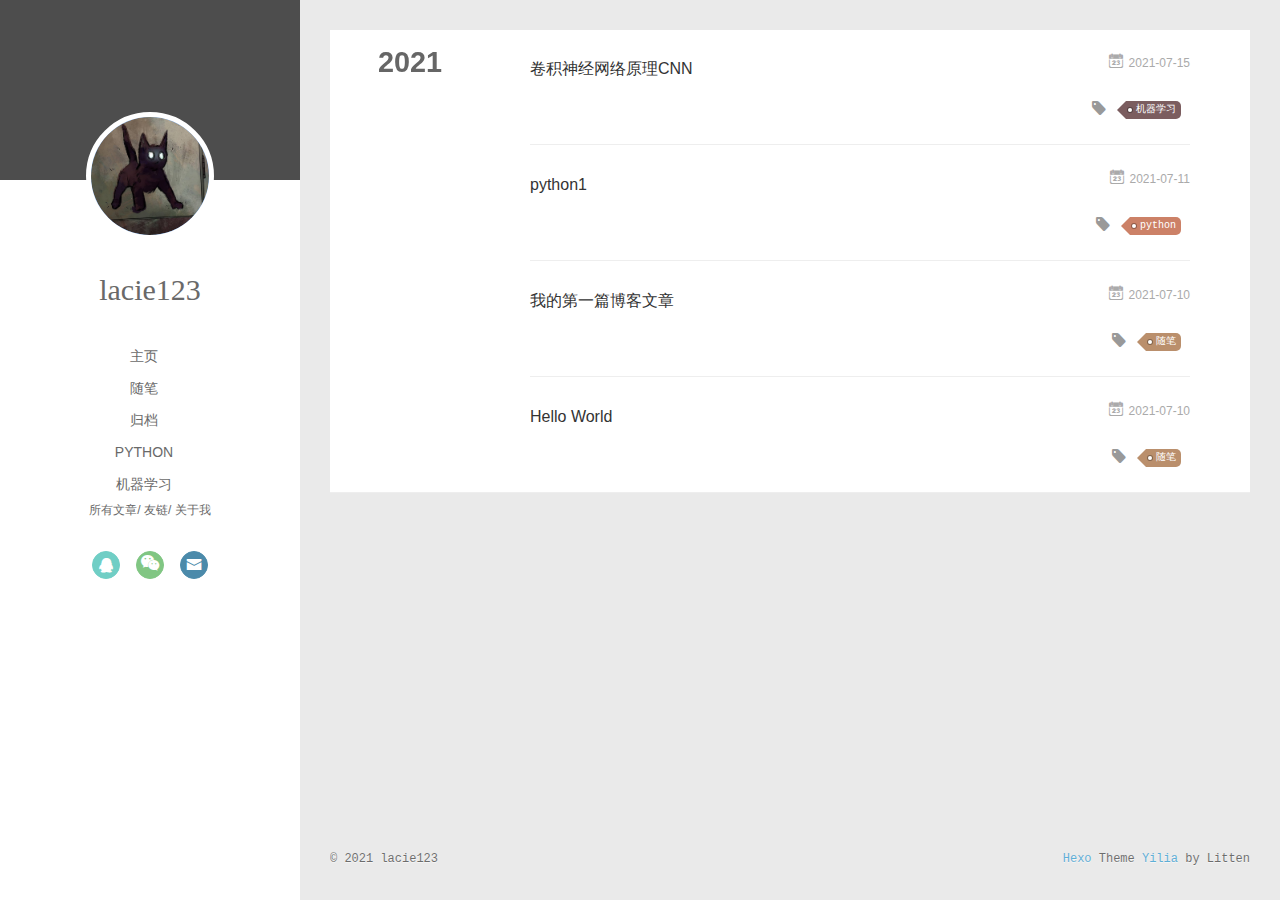
<file: archives/2021/07/index.html>
<!DOCTYPE html>
<html>
<head>
  <meta charset="utf-8">
  
  <meta name="renderer" content="webkit">
  <meta http-equiv="X-UA-Compatible" content="IE=edge" >
  <link rel="dns-prefetch" href="http://example.com">
  <title>Archives: 2021/7 | Hexo</title>
  <meta name="viewport" content="width=device-width, initial-scale=1, maximum-scale=1">
  <meta property="og:type" content="website">
<meta property="og:title" content="Hexo">
<meta property="og:url" content="http://example.com/archives/2021/07/index.html">
<meta property="og:site_name" content="Hexo">
<meta property="og:locale" content="en_US">
<meta property="article:author" content="lacie123">
<meta name="twitter:card" content="summary">
  
    <link rel="alternative" href="/atom.xml" title="Hexo" type="application/atom+xml">
  
  
    <link rel="icon" href="/favicon.png">
  
  <link rel="stylesheet" type="text/css" href="/./main.0cf68a.css">
  <style type="text/css">
  
    #container.show {
      background: linear-gradient(200deg,#a0cfe4,#e8c37e);
    }
  </style>
  

  

<meta name="generator" content="Hexo 5.4.0"></head>

<body>
  <div id="container" q-class="show:isCtnShow">
    <canvas id="anm-canvas" class="anm-canvas"></canvas>
    <div class="left-col" q-class="show:isShow">
      
<div class="overlay" style="background: #4d4d4d"></div>
<div class="intrude-less">
	<header id="header" class="inner">
		<a href="/" class="profilepic">
			<img src="/assets/tou.png" class="js-avatar">
		</a>
		<hgroup>
		  <h1 class="header-author"><a href="/">lacie123</a></h1>
		</hgroup>
		

		<nav class="header-menu">
			<ul>
			
				<li><a href="/">主页</a></li>
	        
				<li><a href="/tags/%E9%9A%8F%E7%AC%94/">随笔</a></li>
	        
				<li><a href="/archives/index.html">归档</a></li>
	        
				<li><a href="/tags/python/">python</a></li>
	        
				<li><a href="/tags/%E6%9C%BA%E5%99%A8%E5%AD%A6%E4%B9%A0/">机器学习</a></li>
	        
			</ul>
		</nav>
		<nav class="header-smart-menu">
    		
    			
    			<a q-on="click: openSlider(e, 'innerArchive')" href="javascript:void(0)">所有文章</a>
    			
            
    			
    			<a q-on="click: openSlider(e, 'friends')" href="javascript:void(0)">友链</a>
    			
            
    			
    			<a q-on="click: openSlider(e, 'aboutme')" href="javascript:void(0)">关于我</a>
    			
            
		</nav>
		<nav class="header-nav">
			<div class="social">
				
					<a class="qq" target="_blank" href="/assets/qq.png" title="qq"><i class="icon-qq"></i></a>
		        
					<a class="weixin" target="_blank" href="/assets/weixin.png" title="weixin"><i class="icon-weixin"></i></a>
		        
					<a class="mail" target="_blank" href="mailto:1924725000@qq.com" title="mail"><i class="icon-mail"></i></a>
		        
			</div>
		</nav>
	</header>		
</div>

    </div>
    <div class="mid-col" q-class="show:isShow,hide:isShow|isFalse">
      
<nav id="mobile-nav">
  	<div class="overlay js-overlay" style="background: #4d4d4d"></div>
	<div class="btnctn js-mobile-btnctn">
  		<div class="slider-trigger list" q-on="click: openSlider(e)"><i class="icon icon-sort"></i></div>
	</div>
	<div class="intrude-less">
		<header id="header" class="inner">
			<div class="profilepic">
				<img src="/assets/tou.png" class="js-avatar">
			</div>
			<hgroup>
			  <h1 class="header-author js-header-author">lacie123</h1>
			</hgroup>
			
			
			
				
			
				
			
				
			
				
			
				
			
			
			
			<nav class="header-nav">
				<div class="social">
					
						<a class="qq" target="_blank" href="/assets/qq.png" title="qq"><i class="icon-qq"></i></a>
			        
						<a class="weixin" target="_blank" href="/assets/weixin.png" title="weixin"><i class="icon-weixin"></i></a>
			        
						<a class="mail" target="_blank" href="mailto:1924725000@qq.com" title="mail"><i class="icon-mail"></i></a>
			        
				</div>
			</nav>

			<nav class="header-menu js-header-menu">
				<ul style="width: 70%">
				
				
					<li style="width: 20%"><a href="/">主页</a></li>
		        
					<li style="width: 20%"><a href="/tags/%E9%9A%8F%E7%AC%94/">随笔</a></li>
		        
					<li style="width: 20%"><a href="/archives/index.html">归档</a></li>
		        
					<li style="width: 20%"><a href="/tags/python/">python</a></li>
		        
					<li style="width: 20%"><a href="/tags/%E6%9C%BA%E5%99%A8%E5%AD%A6%E4%B9%A0/">机器学习</a></li>
		        
				</ul>
			</nav>
		</header>				
	</div>
	<div class="mobile-mask" style="display:none" q-show="isShow"></div>
</nav>

      <div id="wrapper" class="body-wrap">
        <div class="menu-l">
          <div class="canvas-wrap">
            <canvas data-colors="#eaeaea" data-sectionHeight="100" data-contentId="js-content" id="myCanvas1" class="anm-canvas"></canvas>
          </div>
          <div id="js-content" class="content-ll">
            
  
  
    
    
      
      
      <section class="archives-wrap">
        <div class="archive-year-wrap">
          <a href="/archives/2021" class="archive-year">2021</a>
        </div>
        <div class="archives">
    
    <article class="archive-article archive-type-post">
  <div class="archive-article-inner">
    <header class="archive-article-header">
      	<div class="article-meta">
	      	<a href="/2021/07/15/%E5%8D%B7%E7%A7%AF%E7%A5%9E%E7%BB%8F%E7%BD%91%E7%BB%9C%E5%8E%9F%E7%90%86CNN/" class="archive-article-date">
  	<time datetime="2021-07-15T08:27:45.000Z" itemprop="datePublished"><i class="icon-calendar icon"></i>2021-07-15</time>
</a>
        </div>
    	 
  
    <h1 itemprop="name">
      <a class="archive-article-title" href="/2021/07/15/%E5%8D%B7%E7%A7%AF%E7%A5%9E%E7%BB%8F%E7%BD%91%E7%BB%9C%E5%8E%9F%E7%90%86CNN/">卷积神经网络原理CNN</a>
    </h1>
  

        <div class="article-info info-on-right">
          
	<div class="article-tag tagcloud">
		<i class="icon-price-tags icon"></i>
		<ul class="article-tag-list">
			 
        		<li class="article-tag-list-item">
        			<a href="javascript:void(0)" class="js-tag article-tag-list-link color5">机器学习</a>
        		</li>
      		
		</ul>
	</div>

          

        </div>
        <div class="clearfix"></div>
    </header>
  </div>
</article>
  
    
    
    <article class="archive-article archive-type-post">
  <div class="archive-article-inner">
    <header class="archive-article-header">
      	<div class="article-meta">
	      	<a href="/2021/07/11/python1/" class="archive-article-date">
  	<time datetime="2021-07-11T06:18:03.000Z" itemprop="datePublished"><i class="icon-calendar icon"></i>2021-07-11</time>
</a>
        </div>
    	 
  
    <h1 itemprop="name">
      <a class="archive-article-title" href="/2021/07/11/python1/">python1</a>
    </h1>
  

        <div class="article-info info-on-right">
          
	<div class="article-tag tagcloud">
		<i class="icon-price-tags icon"></i>
		<ul class="article-tag-list">
			 
        		<li class="article-tag-list-item">
        			<a href="javascript:void(0)" class="js-tag article-tag-list-link color2">python</a>
        		</li>
      		
		</ul>
	</div>

          

        </div>
        <div class="clearfix"></div>
    </header>
  </div>
</article>
  
    
    
    <article class="archive-article archive-type-post">
  <div class="archive-article-inner">
    <header class="archive-article-header">
      	<div class="article-meta">
	      	<a href="/2021/07/10/%E6%88%91%E7%9A%84%E7%AC%AC%E4%B8%80%E7%AF%87%E5%8D%9A%E5%AE%A2%E6%96%87%E7%AB%A0/" class="archive-article-date">
  	<time datetime="2021-07-10T07:37:39.000Z" itemprop="datePublished"><i class="icon-calendar icon"></i>2021-07-10</time>
</a>
        </div>
    	 
  
    <h1 itemprop="name">
      <a class="archive-article-title" href="/2021/07/10/%E6%88%91%E7%9A%84%E7%AC%AC%E4%B8%80%E7%AF%87%E5%8D%9A%E5%AE%A2%E6%96%87%E7%AB%A0/">我的第一篇博客文章</a>
    </h1>
  

        <div class="article-info info-on-right">
          
	<div class="article-tag tagcloud">
		<i class="icon-price-tags icon"></i>
		<ul class="article-tag-list">
			 
        		<li class="article-tag-list-item">
        			<a href="javascript:void(0)" class="js-tag article-tag-list-link color3">随笔</a>
        		</li>
      		
		</ul>
	</div>

          

        </div>
        <div class="clearfix"></div>
    </header>
  </div>
</article>
  
    
    
    <article class="archive-article archive-type-post">
  <div class="archive-article-inner">
    <header class="archive-article-header">
      	<div class="article-meta">
	      	<a href="/2021/07/10/hello-world/" class="archive-article-date">
  	<time datetime="2021-07-10T05:34:14.593Z" itemprop="datePublished"><i class="icon-calendar icon"></i>2021-07-10</time>
</a>
        </div>
    	 
  
    <h1 itemprop="name">
      <a class="archive-article-title" href="/2021/07/10/hello-world/">Hello World</a>
    </h1>
  

        <div class="article-info info-on-right">
          
	<div class="article-tag tagcloud">
		<i class="icon-price-tags icon"></i>
		<ul class="article-tag-list">
			 
        		<li class="article-tag-list-item">
        			<a href="javascript:void(0)" class="js-tag article-tag-list-link color3">随笔</a>
        		</li>
      		
		</ul>
	</div>

          

        </div>
        <div class="clearfix"></div>
    </header>
  </div>
</article>
  
  
    </div></section>
  

    


          </div>
        </div>
      </div>
      <footer id="footer">
  <div class="outer">
    <div id="footer-info">
    	<div class="footer-left">
    		&copy; 2021 lacie123
    	</div>
      	<div class="footer-right">
      		<a href="http://hexo.io/" target="_blank">Hexo</a>  Theme <a href="https://github.com/litten/hexo-theme-yilia" target="_blank">Yilia</a> by Litten
      	</div>
    </div>
  </div>
</footer>
    </div>
    <script>
	var yiliaConfig = {
		mathjax: false,
		isHome: false,
		isPost: false,
		isArchive: true,
		isTag: false,
		isCategory: false,
		open_in_new: false,
		toc_hide_index: true,
		root: "/",
		innerArchive: true,
		showTags: false
	}
</script>

<script>!function(t){function n(e){if(r[e])return r[e].exports;var i=r[e]={exports:{},id:e,loaded:!1};return t[e].call(i.exports,i,i.exports,n),i.loaded=!0,i.exports}var r={};n.m=t,n.c=r,n.p="./",n(0)}([function(t,n,r){r(195),t.exports=r(191)},function(t,n,r){var e=r(3),i=r(52),o=r(27),u=r(28),c=r(53),f="prototype",a=function(t,n,r){var s,l,h,v,p=t&a.F,d=t&a.G,y=t&a.S,g=t&a.P,b=t&a.B,m=d?e:y?e[n]||(e[n]={}):(e[n]||{})[f],x=d?i:i[n]||(i[n]={}),w=x[f]||(x[f]={});d&&(r=n);for(s in r)l=!p&&m&&void 0!==m[s],h=(l?m:r)[s],v=b&&l?c(h,e):g&&"function"==typeof h?c(Function.call,h):h,m&&u(m,s,h,t&a.U),x[s]!=h&&o(x,s,v),g&&w[s]!=h&&(w[s]=h)};e.core=i,a.F=1,a.G=2,a.S=4,a.P=8,a.B=16,a.W=32,a.U=64,a.R=128,t.exports=a},function(t,n,r){var e=r(6);t.exports=function(t){if(!e(t))throw TypeError(t+" is not an object!");return t}},function(t,n){var r=t.exports="undefined"!=typeof window&&window.Math==Math?window:"undefined"!=typeof self&&self.Math==Math?self:Function("return this")();"number"==typeof __g&&(__g=r)},function(t,n){t.exports=function(t){try{return!!t()}catch(t){return!0}}},function(t,n){var r=t.exports="undefined"!=typeof window&&window.Math==Math?window:"undefined"!=typeof self&&self.Math==Math?self:Function("return this")();"number"==typeof __g&&(__g=r)},function(t,n){t.exports=function(t){return"object"==typeof t?null!==t:"function"==typeof t}},function(t,n,r){var e=r(126)("wks"),i=r(76),o=r(3).Symbol,u="function"==typeof o;(t.exports=function(t){return e[t]||(e[t]=u&&o[t]||(u?o:i)("Symbol."+t))}).store=e},function(t,n){var r={}.hasOwnProperty;t.exports=function(t,n){return r.call(t,n)}},function(t,n,r){var e=r(94),i=r(33);t.exports=function(t){return e(i(t))}},function(t,n,r){t.exports=!r(4)(function(){return 7!=Object.defineProperty({},"a",{get:function(){return 7}}).a})},function(t,n,r){var e=r(2),i=r(167),o=r(50),u=Object.defineProperty;n.f=r(10)?Object.defineProperty:function(t,n,r){if(e(t),n=o(n,!0),e(r),i)try{return u(t,n,r)}catch(t){}if("get"in r||"set"in r)throw TypeError("Accessors not supported!");return"value"in r&&(t[n]=r.value),t}},function(t,n,r){t.exports=!r(18)(function(){return 7!=Object.defineProperty({},"a",{get:function(){return 7}}).a})},function(t,n,r){var e=r(14),i=r(22);t.exports=r(12)?function(t,n,r){return e.f(t,n,i(1,r))}:function(t,n,r){return t[n]=r,t}},function(t,n,r){var e=r(20),i=r(58),o=r(42),u=Object.defineProperty;n.f=r(12)?Object.defineProperty:function(t,n,r){if(e(t),n=o(n,!0),e(r),i)try{return u(t,n,r)}catch(t){}if("get"in r||"set"in r)throw TypeError("Accessors not supported!");return"value"in r&&(t[n]=r.value),t}},function(t,n,r){var e=r(40)("wks"),i=r(23),o=r(5).Symbol,u="function"==typeof o;(t.exports=function(t){return e[t]||(e[t]=u&&o[t]||(u?o:i)("Symbol."+t))}).store=e},function(t,n,r){var e=r(67),i=Math.min;t.exports=function(t){return t>0?i(e(t),9007199254740991):0}},function(t,n,r){var e=r(46);t.exports=function(t){return Object(e(t))}},function(t,n){t.exports=function(t){try{return!!t()}catch(t){return!0}}},function(t,n,r){var e=r(63),i=r(34);t.exports=Object.keys||function(t){return e(t,i)}},function(t,n,r){var e=r(21);t.exports=function(t){if(!e(t))throw TypeError(t+" is not an object!");return t}},function(t,n){t.exports=function(t){return"object"==typeof t?null!==t:"function"==typeof t}},function(t,n){t.exports=function(t,n){return{enumerable:!(1&t),configurable:!(2&t),writable:!(4&t),value:n}}},function(t,n){var r=0,e=Math.random();t.exports=function(t){return"Symbol(".concat(void 0===t?"":t,")_",(++r+e).toString(36))}},function(t,n){var r={}.hasOwnProperty;t.exports=function(t,n){return r.call(t,n)}},function(t,n){var r=t.exports={version:"2.4.0"};"number"==typeof __e&&(__e=r)},function(t,n){t.exports=function(t){if("function"!=typeof t)throw TypeError(t+" is not a function!");return t}},function(t,n,r){var e=r(11),i=r(66);t.exports=r(10)?function(t,n,r){return e.f(t,n,i(1,r))}:function(t,n,r){return t[n]=r,t}},function(t,n,r){var e=r(3),i=r(27),o=r(24),u=r(76)("src"),c="toString",f=Function[c],a=(""+f).split(c);r(52).inspectSource=function(t){return f.call(t)},(t.exports=function(t,n,r,c){var f="function"==typeof r;f&&(o(r,"name")||i(r,"name",n)),t[n]!==r&&(f&&(o(r,u)||i(r,u,t[n]?""+t[n]:a.join(String(n)))),t===e?t[n]=r:c?t[n]?t[n]=r:i(t,n,r):(delete t[n],i(t,n,r)))})(Function.prototype,c,function(){return"function"==typeof this&&this[u]||f.call(this)})},function(t,n,r){var e=r(1),i=r(4),o=r(46),u=function(t,n,r,e){var i=String(o(t)),u="<"+n;return""!==r&&(u+=" "+r+'="'+String(e).replace(/"/g,"&quot;")+'"'),u+">"+i+"</"+n+">"};t.exports=function(t,n){var r={};r[t]=n(u),e(e.P+e.F*i(function(){var n=""[t]('"');return n!==n.toLowerCase()||n.split('"').length>3}),"String",r)}},function(t,n,r){var e=r(115),i=r(46);t.exports=function(t){return e(i(t))}},function(t,n,r){var e=r(116),i=r(66),o=r(30),u=r(50),c=r(24),f=r(167),a=Object.getOwnPropertyDescriptor;n.f=r(10)?a:function(t,n){if(t=o(t),n=u(n,!0),f)try{return a(t,n)}catch(t){}if(c(t,n))return i(!e.f.call(t,n),t[n])}},function(t,n,r){var e=r(24),i=r(17),o=r(145)("IE_PROTO"),u=Object.prototype;t.exports=Object.getPrototypeOf||function(t){return t=i(t),e(t,o)?t[o]:"function"==typeof t.constructor&&t instanceof t.constructor?t.constructor.prototype:t instanceof Object?u:null}},function(t,n){t.exports=function(t){if(void 0==t)throw TypeError("Can't call method on  "+t);return t}},function(t,n){t.exports="constructor,hasOwnProperty,isPrototypeOf,propertyIsEnumerable,toLocaleString,toString,valueOf".split(",")},function(t,n){t.exports={}},function(t,n){t.exports=!0},function(t,n){n.f={}.propertyIsEnumerable},function(t,n,r){var e=r(14).f,i=r(8),o=r(15)("toStringTag");t.exports=function(t,n,r){t&&!i(t=r?t:t.prototype,o)&&e(t,o,{configurable:!0,value:n})}},function(t,n,r){var e=r(40)("keys"),i=r(23);t.exports=function(t){return e[t]||(e[t]=i(t))}},function(t,n,r){var e=r(5),i="__core-js_shared__",o=e[i]||(e[i]={});t.exports=function(t){return o[t]||(o[t]={})}},function(t,n){var r=Math.ceil,e=Math.floor;t.exports=function(t){return isNaN(t=+t)?0:(t>0?e:r)(t)}},function(t,n,r){var e=r(21);t.exports=function(t,n){if(!e(t))return t;var r,i;if(n&&"function"==typeof(r=t.toString)&&!e(i=r.call(t)))return i;if("function"==typeof(r=t.valueOf)&&!e(i=r.call(t)))return i;if(!n&&"function"==typeof(r=t.toString)&&!e(i=r.call(t)))return i;throw TypeError("Can't convert object to primitive value")}},function(t,n,r){var e=r(5),i=r(25),o=r(36),u=r(44),c=r(14).f;t.exports=function(t){var n=i.Symbol||(i.Symbol=o?{}:e.Symbol||{});"_"==t.charAt(0)||t in n||c(n,t,{value:u.f(t)})}},function(t,n,r){n.f=r(15)},function(t,n){var r={}.toString;t.exports=function(t){return r.call(t).slice(8,-1)}},function(t,n){t.exports=function(t){if(void 0==t)throw TypeError("Can't call method on  "+t);return t}},function(t,n,r){var e=r(4);t.exports=function(t,n){return!!t&&e(function(){n?t.call(null,function(){},1):t.call(null)})}},function(t,n,r){var e=r(53),i=r(115),o=r(17),u=r(16),c=r(203);t.exports=function(t,n){var r=1==t,f=2==t,a=3==t,s=4==t,l=6==t,h=5==t||l,v=n||c;return function(n,c,p){for(var d,y,g=o(n),b=i(g),m=e(c,p,3),x=u(b.length),w=0,S=r?v(n,x):f?v(n,0):void 0;x>w;w++)if((h||w in b)&&(d=b[w],y=m(d,w,g),t))if(r)S[w]=y;else if(y)switch(t){case 3:return!0;case 5:return d;case 6:return w;case 2:S.push(d)}else if(s)return!1;return l?-1:a||s?s:S}}},function(t,n,r){var e=r(1),i=r(52),o=r(4);t.exports=function(t,n){var r=(i.Object||{})[t]||Object[t],u={};u[t]=n(r),e(e.S+e.F*o(function(){r(1)}),"Object",u)}},function(t,n,r){var e=r(6);t.exports=function(t,n){if(!e(t))return t;var r,i;if(n&&"function"==typeof(r=t.toString)&&!e(i=r.call(t)))return i;if("function"==typeof(r=t.valueOf)&&!e(i=r.call(t)))return i;if(!n&&"function"==typeof(r=t.toString)&&!e(i=r.call(t)))return i;throw TypeError("Can't convert object to primitive value")}},function(t,n,r){var e=r(5),i=r(25),o=r(91),u=r(13),c="prototype",f=function(t,n,r){var a,s,l,h=t&f.F,v=t&f.G,p=t&f.S,d=t&f.P,y=t&f.B,g=t&f.W,b=v?i:i[n]||(i[n]={}),m=b[c],x=v?e:p?e[n]:(e[n]||{})[c];v&&(r=n);for(a in r)(s=!h&&x&&void 0!==x[a])&&a in b||(l=s?x[a]:r[a],b[a]=v&&"function"!=typeof x[a]?r[a]:y&&s?o(l,e):g&&x[a]==l?function(t){var n=function(n,r,e){if(this instanceof t){switch(arguments.length){case 0:return new t;case 1:return new t(n);case 2:return new t(n,r)}return new t(n,r,e)}return t.apply(this,arguments)};return n[c]=t[c],n}(l):d&&"function"==typeof l?o(Function.call,l):l,d&&((b.virtual||(b.virtual={}))[a]=l,t&f.R&&m&&!m[a]&&u(m,a,l)))};f.F=1,f.G=2,f.S=4,f.P=8,f.B=16,f.W=32,f.U=64,f.R=128,t.exports=f},function(t,n){var r=t.exports={version:"2.4.0"};"number"==typeof __e&&(__e=r)},function(t,n,r){var e=r(26);t.exports=function(t,n,r){if(e(t),void 0===n)return t;switch(r){case 1:return function(r){return t.call(n,r)};case 2:return function(r,e){return t.call(n,r,e)};case 3:return function(r,e,i){return t.call(n,r,e,i)}}return function(){return t.apply(n,arguments)}}},function(t,n,r){var e=r(183),i=r(1),o=r(126)("metadata"),u=o.store||(o.store=new(r(186))),c=function(t,n,r){var i=u.get(t);if(!i){if(!r)return;u.set(t,i=new e)}var o=i.get(n);if(!o){if(!r)return;i.set(n,o=new e)}return o},f=function(t,n,r){var e=c(n,r,!1);return void 0!==e&&e.has(t)},a=function(t,n,r){var e=c(n,r,!1);return void 0===e?void 0:e.get(t)},s=function(t,n,r,e){c(r,e,!0).set(t,n)},l=function(t,n){var r=c(t,n,!1),e=[];return r&&r.forEach(function(t,n){e.push(n)}),e},h=function(t){return void 0===t||"symbol"==typeof t?t:String(t)},v=function(t){i(i.S,"Reflect",t)};t.exports={store:u,map:c,has:f,get:a,set:s,keys:l,key:h,exp:v}},function(t,n,r){"use strict";if(r(10)){var e=r(69),i=r(3),o=r(4),u=r(1),c=r(127),f=r(152),a=r(53),s=r(68),l=r(66),h=r(27),v=r(73),p=r(67),d=r(16),y=r(75),g=r(50),b=r(24),m=r(180),x=r(114),w=r(6),S=r(17),_=r(137),O=r(70),E=r(32),P=r(71).f,j=r(154),F=r(76),M=r(7),A=r(48),N=r(117),T=r(146),I=r(155),k=r(80),L=r(123),R=r(74),C=r(130),D=r(160),U=r(11),W=r(31),G=U.f,B=W.f,V=i.RangeError,z=i.TypeError,q=i.Uint8Array,K="ArrayBuffer",J="Shared"+K,Y="BYTES_PER_ELEMENT",H="prototype",$=Array[H],X=f.ArrayBuffer,Q=f.DataView,Z=A(0),tt=A(2),nt=A(3),rt=A(4),et=A(5),it=A(6),ot=N(!0),ut=N(!1),ct=I.values,ft=I.keys,at=I.entries,st=$.lastIndexOf,lt=$.reduce,ht=$.reduceRight,vt=$.join,pt=$.sort,dt=$.slice,yt=$.toString,gt=$.toLocaleString,bt=M("iterator"),mt=M("toStringTag"),xt=F("typed_constructor"),wt=F("def_constructor"),St=c.CONSTR,_t=c.TYPED,Ot=c.VIEW,Et="Wrong length!",Pt=A(1,function(t,n){return Tt(T(t,t[wt]),n)}),jt=o(function(){return 1===new q(new Uint16Array([1]).buffer)[0]}),Ft=!!q&&!!q[H].set&&o(function(){new q(1).set({})}),Mt=function(t,n){if(void 0===t)throw z(Et);var r=+t,e=d(t);if(n&&!m(r,e))throw V(Et);return e},At=function(t,n){var r=p(t);if(r<0||r%n)throw V("Wrong offset!");return r},Nt=function(t){if(w(t)&&_t in t)return t;throw z(t+" is not a typed array!")},Tt=function(t,n){if(!(w(t)&&xt in t))throw z("It is not a typed array constructor!");return new t(n)},It=function(t,n){return kt(T(t,t[wt]),n)},kt=function(t,n){for(var r=0,e=n.length,i=Tt(t,e);e>r;)i[r]=n[r++];return i},Lt=function(t,n,r){G(t,n,{get:function(){return this._d[r]}})},Rt=function(t){var n,r,e,i,o,u,c=S(t),f=arguments.length,s=f>1?arguments[1]:void 0,l=void 0!==s,h=j(c);if(void 0!=h&&!_(h)){for(u=h.call(c),e=[],n=0;!(o=u.next()).done;n++)e.push(o.value);c=e}for(l&&f>2&&(s=a(s,arguments[2],2)),n=0,r=d(c.length),i=Tt(this,r);r>n;n++)i[n]=l?s(c[n],n):c[n];return i},Ct=function(){for(var t=0,n=arguments.length,r=Tt(this,n);n>t;)r[t]=arguments[t++];return r},Dt=!!q&&o(function(){gt.call(new q(1))}),Ut=function(){return gt.apply(Dt?dt.call(Nt(this)):Nt(this),arguments)},Wt={copyWithin:function(t,n){return D.call(Nt(this),t,n,arguments.length>2?arguments[2]:void 0)},every:function(t){return rt(Nt(this),t,arguments.length>1?arguments[1]:void 0)},fill:function(t){return C.apply(Nt(this),arguments)},filter:function(t){return It(this,tt(Nt(this),t,arguments.length>1?arguments[1]:void 0))},find:function(t){return et(Nt(this),t,arguments.length>1?arguments[1]:void 0)},findIndex:function(t){return it(Nt(this),t,arguments.length>1?arguments[1]:void 0)},forEach:function(t){Z(Nt(this),t,arguments.length>1?arguments[1]:void 0)},indexOf:function(t){return ut(Nt(this),t,arguments.length>1?arguments[1]:void 0)},includes:function(t){return ot(Nt(this),t,arguments.length>1?arguments[1]:void 0)},join:function(t){return vt.apply(Nt(this),arguments)},lastIndexOf:function(t){return st.apply(Nt(this),arguments)},map:function(t){return Pt(Nt(this),t,arguments.length>1?arguments[1]:void 0)},reduce:function(t){return lt.apply(Nt(this),arguments)},reduceRight:function(t){return ht.apply(Nt(this),arguments)},reverse:function(){for(var t,n=this,r=Nt(n).length,e=Math.floor(r/2),i=0;i<e;)t=n[i],n[i++]=n[--r],n[r]=t;return n},some:function(t){return nt(Nt(this),t,arguments.length>1?arguments[1]:void 0)},sort:function(t){return pt.call(Nt(this),t)},subarray:function(t,n){var r=Nt(this),e=r.length,i=y(t,e);return new(T(r,r[wt]))(r.buffer,r.byteOffset+i*r.BYTES_PER_ELEMENT,d((void 0===n?e:y(n,e))-i))}},Gt=function(t,n){return It(this,dt.call(Nt(this),t,n))},Bt=function(t){Nt(this);var n=At(arguments[1],1),r=this.length,e=S(t),i=d(e.length),o=0;if(i+n>r)throw V(Et);for(;o<i;)this[n+o]=e[o++]},Vt={entries:function(){return at.call(Nt(this))},keys:function(){return ft.call(Nt(this))},values:function(){return ct.call(Nt(this))}},zt=function(t,n){return w(t)&&t[_t]&&"symbol"!=typeof n&&n in t&&String(+n)==String(n)},qt=function(t,n){return zt(t,n=g(n,!0))?l(2,t[n]):B(t,n)},Kt=function(t,n,r){return!(zt(t,n=g(n,!0))&&w(r)&&b(r,"value"))||b(r,"get")||b(r,"set")||r.configurable||b(r,"writable")&&!r.writable||b(r,"enumerable")&&!r.enumerable?G(t,n,r):(t[n]=r.value,t)};St||(W.f=qt,U.f=Kt),u(u.S+u.F*!St,"Object",{getOwnPropertyDescriptor:qt,defineProperty:Kt}),o(function(){yt.call({})})&&(yt=gt=function(){return vt.call(this)});var Jt=v({},Wt);v(Jt,Vt),h(Jt,bt,Vt.values),v(Jt,{slice:Gt,set:Bt,constructor:function(){},toString:yt,toLocaleString:Ut}),Lt(Jt,"buffer","b"),Lt(Jt,"byteOffset","o"),Lt(Jt,"byteLength","l"),Lt(Jt,"length","e"),G(Jt,mt,{get:function(){return this[_t]}}),t.exports=function(t,n,r,f){f=!!f;var a=t+(f?"Clamped":"")+"Array",l="Uint8Array"!=a,v="get"+t,p="set"+t,y=i[a],g=y||{},b=y&&E(y),m=!y||!c.ABV,S={},_=y&&y[H],j=function(t,r){var e=t._d;return e.v[v](r*n+e.o,jt)},F=function(t,r,e){var i=t._d;f&&(e=(e=Math.round(e))<0?0:e>255?255:255&e),i.v[p](r*n+i.o,e,jt)},M=function(t,n){G(t,n,{get:function(){return j(this,n)},set:function(t){return F(this,n,t)},enumerable:!0})};m?(y=r(function(t,r,e,i){s(t,y,a,"_d");var o,u,c,f,l=0,v=0;if(w(r)){if(!(r instanceof X||(f=x(r))==K||f==J))return _t in r?kt(y,r):Rt.call(y,r);o=r,v=At(e,n);var p=r.byteLength;if(void 0===i){if(p%n)throw V(Et);if((u=p-v)<0)throw V(Et)}else if((u=d(i)*n)+v>p)throw V(Et);c=u/n}else c=Mt(r,!0),u=c*n,o=new X(u);for(h(t,"_d",{b:o,o:v,l:u,e:c,v:new Q(o)});l<c;)M(t,l++)}),_=y[H]=O(Jt),h(_,"constructor",y)):L(function(t){new y(null),new y(t)},!0)||(y=r(function(t,r,e,i){s(t,y,a);var o;return w(r)?r instanceof X||(o=x(r))==K||o==J?void 0!==i?new g(r,At(e,n),i):void 0!==e?new g(r,At(e,n)):new g(r):_t in r?kt(y,r):Rt.call(y,r):new g(Mt(r,l))}),Z(b!==Function.prototype?P(g).concat(P(b)):P(g),function(t){t in y||h(y,t,g[t])}),y[H]=_,e||(_.constructor=y));var A=_[bt],N=!!A&&("values"==A.name||void 0==A.name),T=Vt.values;h(y,xt,!0),h(_,_t,a),h(_,Ot,!0),h(_,wt,y),(f?new y(1)[mt]==a:mt in _)||G(_,mt,{get:function(){return a}}),S[a]=y,u(u.G+u.W+u.F*(y!=g),S),u(u.S,a,{BYTES_PER_ELEMENT:n,from:Rt,of:Ct}),Y in _||h(_,Y,n),u(u.P,a,Wt),R(a),u(u.P+u.F*Ft,a,{set:Bt}),u(u.P+u.F*!N,a,Vt),u(u.P+u.F*(_.toString!=yt),a,{toString:yt}),u(u.P+u.F*o(function(){new y(1).slice()}),a,{slice:Gt}),u(u.P+u.F*(o(function(){return[1,2].toLocaleString()!=new y([1,2]).toLocaleString()})||!o(function(){_.toLocaleString.call([1,2])})),a,{toLocaleString:Ut}),k[a]=N?A:T,e||N||h(_,bt,T)}}else t.exports=function(){}},function(t,n){var r={}.toString;t.exports=function(t){return r.call(t).slice(8,-1)}},function(t,n,r){var e=r(21),i=r(5).document,o=e(i)&&e(i.createElement);t.exports=function(t){return o?i.createElement(t):{}}},function(t,n,r){t.exports=!r(12)&&!r(18)(function(){return 7!=Object.defineProperty(r(57)("div"),"a",{get:function(){return 7}}).a})},function(t,n,r){"use strict";var e=r(36),i=r(51),o=r(64),u=r(13),c=r(8),f=r(35),a=r(96),s=r(38),l=r(103),h=r(15)("iterator"),v=!([].keys&&"next"in[].keys()),p="keys",d="values",y=function(){return this};t.exports=function(t,n,r,g,b,m,x){a(r,n,g);var w,S,_,O=function(t){if(!v&&t in F)return F[t];switch(t){case p:case d:return function(){return new r(this,t)}}return function(){return new r(this,t)}},E=n+" Iterator",P=b==d,j=!1,F=t.prototype,M=F[h]||F["@@iterator"]||b&&F[b],A=M||O(b),N=b?P?O("entries"):A:void 0,T="Array"==n?F.entries||M:M;if(T&&(_=l(T.call(new t)))!==Object.prototype&&(s(_,E,!0),e||c(_,h)||u(_,h,y)),P&&M&&M.name!==d&&(j=!0,A=function(){return M.call(this)}),e&&!x||!v&&!j&&F[h]||u(F,h,A),f[n]=A,f[E]=y,b)if(w={values:P?A:O(d),keys:m?A:O(p),entries:N},x)for(S in w)S in F||o(F,S,w[S]);else i(i.P+i.F*(v||j),n,w);return w}},function(t,n,r){var e=r(20),i=r(100),o=r(34),u=r(39)("IE_PROTO"),c=function(){},f="prototype",a=function(){var t,n=r(57)("iframe"),e=o.length;for(n.style.display="none",r(93).appendChild(n),n.src="javascript:",t=n.contentWindow.document,t.open(),t.write("<script>document.F=Object<\/script>"),t.close(),a=t.F;e--;)delete a[f][o[e]];return a()};t.exports=Object.create||function(t,n){var r;return null!==t?(c[f]=e(t),r=new c,c[f]=null,r[u]=t):r=a(),void 0===n?r:i(r,n)}},function(t,n,r){var e=r(63),i=r(34).concat("length","prototype");n.f=Object.getOwnPropertyNames||function(t){return e(t,i)}},function(t,n){n.f=Object.getOwnPropertySymbols},function(t,n,r){var e=r(8),i=r(9),o=r(90)(!1),u=r(39)("IE_PROTO");t.exports=function(t,n){var r,c=i(t),f=0,a=[];for(r in c)r!=u&&e(c,r)&&a.push(r);for(;n.length>f;)e(c,r=n[f++])&&(~o(a,r)||a.push(r));return a}},function(t,n,r){t.exports=r(13)},function(t,n,r){var e=r(76)("meta"),i=r(6),o=r(24),u=r(11).f,c=0,f=Object.isExtensible||function(){return!0},a=!r(4)(function(){return f(Object.preventExtensions({}))}),s=function(t){u(t,e,{value:{i:"O"+ ++c,w:{}}})},l=function(t,n){if(!i(t))return"symbol"==typeof t?t:("string"==typeof t?"S":"P")+t;if(!o(t,e)){if(!f(t))return"F";if(!n)return"E";s(t)}return t[e].i},h=function(t,n){if(!o(t,e)){if(!f(t))return!0;if(!n)return!1;s(t)}return t[e].w},v=function(t){return a&&p.NEED&&f(t)&&!o(t,e)&&s(t),t},p=t.exports={KEY:e,NEED:!1,fastKey:l,getWeak:h,onFreeze:v}},function(t,n){t.exports=function(t,n){return{enumerable:!(1&t),configurable:!(2&t),writable:!(4&t),value:n}}},function(t,n){var r=Math.ceil,e=Math.floor;t.exports=function(t){return isNaN(t=+t)?0:(t>0?e:r)(t)}},function(t,n){t.exports=function(t,n,r,e){if(!(t instanceof n)||void 0!==e&&e in t)throw TypeError(r+": incorrect invocation!");return t}},function(t,n){t.exports=!1},function(t,n,r){var e=r(2),i=r(173),o=r(133),u=r(145)("IE_PROTO"),c=function(){},f="prototype",a=function(){var t,n=r(132)("iframe"),e=o.length;for(n.style.display="none",r(135).appendChild(n),n.src="javascript:",t=n.contentWindow.document,t.open(),t.write("<script>document.F=Object<\/script>"),t.close(),a=t.F;e--;)delete a[f][o[e]];return a()};t.exports=Object.create||function(t,n){var r;return null!==t?(c[f]=e(t),r=new c,c[f]=null,r[u]=t):r=a(),void 0===n?r:i(r,n)}},function(t,n,r){var e=r(175),i=r(133).concat("length","prototype");n.f=Object.getOwnPropertyNames||function(t){return e(t,i)}},function(t,n,r){var e=r(175),i=r(133);t.exports=Object.keys||function(t){return e(t,i)}},function(t,n,r){var e=r(28);t.exports=function(t,n,r){for(var i in n)e(t,i,n[i],r);return t}},function(t,n,r){"use strict";var e=r(3),i=r(11),o=r(10),u=r(7)("species");t.exports=function(t){var n=e[t];o&&n&&!n[u]&&i.f(n,u,{configurable:!0,get:function(){return this}})}},function(t,n,r){var e=r(67),i=Math.max,o=Math.min;t.exports=function(t,n){return t=e(t),t<0?i(t+n,0):o(t,n)}},function(t,n){var r=0,e=Math.random();t.exports=function(t){return"Symbol(".concat(void 0===t?"":t,")_",(++r+e).toString(36))}},function(t,n,r){var e=r(33);t.exports=function(t){return Object(e(t))}},function(t,n,r){var e=r(7)("unscopables"),i=Array.prototype;void 0==i[e]&&r(27)(i,e,{}),t.exports=function(t){i[e][t]=!0}},function(t,n,r){var e=r(53),i=r(169),o=r(137),u=r(2),c=r(16),f=r(154),a={},s={},n=t.exports=function(t,n,r,l,h){var v,p,d,y,g=h?function(){return t}:f(t),b=e(r,l,n?2:1),m=0;if("function"!=typeof g)throw TypeError(t+" is not iterable!");if(o(g)){for(v=c(t.length);v>m;m++)if((y=n?b(u(p=t[m])[0],p[1]):b(t[m]))===a||y===s)return y}else for(d=g.call(t);!(p=d.next()).done;)if((y=i(d,b,p.value,n))===a||y===s)return y};n.BREAK=a,n.RETURN=s},function(t,n){t.exports={}},function(t,n,r){var e=r(11).f,i=r(24),o=r(7)("toStringTag");t.exports=function(t,n,r){t&&!i(t=r?t:t.prototype,o)&&e(t,o,{configurable:!0,value:n})}},function(t,n,r){var e=r(1),i=r(46),o=r(4),u=r(150),c="["+u+"]",f="​",a=RegExp("^"+c+c+"*"),s=RegExp(c+c+"*$"),l=function(t,n,r){var i={},c=o(function(){return!!u[t]()||f[t]()!=f}),a=i[t]=c?n(h):u[t];r&&(i[r]=a),e(e.P+e.F*c,"String",i)},h=l.trim=function(t,n){return t=String(i(t)),1&n&&(t=t.replace(a,"")),2&n&&(t=t.replace(s,"")),t};t.exports=l},function(t,n,r){t.exports={default:r(86),__esModule:!0}},function(t,n,r){t.exports={default:r(87),__esModule:!0}},function(t,n,r){"use strict";function e(t){return t&&t.__esModule?t:{default:t}}n.__esModule=!0;var i=r(84),o=e(i),u=r(83),c=e(u),f="function"==typeof c.default&&"symbol"==typeof o.default?function(t){return typeof t}:function(t){return t&&"function"==typeof c.default&&t.constructor===c.default&&t!==c.default.prototype?"symbol":typeof t};n.default="function"==typeof c.default&&"symbol"===f(o.default)?function(t){return void 0===t?"undefined":f(t)}:function(t){return t&&"function"==typeof c.default&&t.constructor===c.default&&t!==c.default.prototype?"symbol":void 0===t?"undefined":f(t)}},function(t,n,r){r(110),r(108),r(111),r(112),t.exports=r(25).Symbol},function(t,n,r){r(109),r(113),t.exports=r(44).f("iterator")},function(t,n){t.exports=function(t){if("function"!=typeof t)throw TypeError(t+" is not a function!");return t}},function(t,n){t.exports=function(){}},function(t,n,r){var e=r(9),i=r(106),o=r(105);t.exports=function(t){return function(n,r,u){var c,f=e(n),a=i(f.length),s=o(u,a);if(t&&r!=r){for(;a>s;)if((c=f[s++])!=c)return!0}else for(;a>s;s++)if((t||s in f)&&f[s]===r)return t||s||0;return!t&&-1}}},function(t,n,r){var e=r(88);t.exports=function(t,n,r){if(e(t),void 0===n)return t;switch(r){case 1:return function(r){return t.call(n,r)};case 2:return function(r,e){return t.call(n,r,e)};case 3:return function(r,e,i){return t.call(n,r,e,i)}}return function(){return t.apply(n,arguments)}}},function(t,n,r){var e=r(19),i=r(62),o=r(37);t.exports=function(t){var n=e(t),r=i.f;if(r)for(var u,c=r(t),f=o.f,a=0;c.length>a;)f.call(t,u=c[a++])&&n.push(u);return n}},function(t,n,r){t.exports=r(5).document&&document.documentElement},function(t,n,r){var e=r(56);t.exports=Object("z").propertyIsEnumerable(0)?Object:function(t){return"String"==e(t)?t.split(""):Object(t)}},function(t,n,r){var e=r(56);t.exports=Array.isArray||function(t){return"Array"==e(t)}},function(t,n,r){"use strict";var e=r(60),i=r(22),o=r(38),u={};r(13)(u,r(15)("iterator"),function(){return this}),t.exports=function(t,n,r){t.prototype=e(u,{next:i(1,r)}),o(t,n+" Iterator")}},function(t,n){t.exports=function(t,n){return{value:n,done:!!t}}},function(t,n,r){var e=r(19),i=r(9);t.exports=function(t,n){for(var r,o=i(t),u=e(o),c=u.length,f=0;c>f;)if(o[r=u[f++]]===n)return r}},function(t,n,r){var e=r(23)("meta"),i=r(21),o=r(8),u=r(14).f,c=0,f=Object.isExtensible||function(){return!0},a=!r(18)(function(){return f(Object.preventExtensions({}))}),s=function(t){u(t,e,{value:{i:"O"+ ++c,w:{}}})},l=function(t,n){if(!i(t))return"symbol"==typeof t?t:("string"==typeof t?"S":"P")+t;if(!o(t,e)){if(!f(t))return"F";if(!n)return"E";s(t)}return t[e].i},h=function(t,n){if(!o(t,e)){if(!f(t))return!0;if(!n)return!1;s(t)}return t[e].w},v=function(t){return a&&p.NEED&&f(t)&&!o(t,e)&&s(t),t},p=t.exports={KEY:e,NEED:!1,fastKey:l,getWeak:h,onFreeze:v}},function(t,n,r){var e=r(14),i=r(20),o=r(19);t.exports=r(12)?Object.defineProperties:function(t,n){i(t);for(var r,u=o(n),c=u.length,f=0;c>f;)e.f(t,r=u[f++],n[r]);return t}},function(t,n,r){var e=r(37),i=r(22),o=r(9),u=r(42),c=r(8),f=r(58),a=Object.getOwnPropertyDescriptor;n.f=r(12)?a:function(t,n){if(t=o(t),n=u(n,!0),f)try{return a(t,n)}catch(t){}if(c(t,n))return i(!e.f.call(t,n),t[n])}},function(t,n,r){var e=r(9),i=r(61).f,o={}.toString,u="object"==typeof window&&window&&Object.getOwnPropertyNames?Object.getOwnPropertyNames(window):[],c=function(t){try{return i(t)}catch(t){return u.slice()}};t.exports.f=function(t){return u&&"[object Window]"==o.call(t)?c(t):i(e(t))}},function(t,n,r){var e=r(8),i=r(77),o=r(39)("IE_PROTO"),u=Object.prototype;t.exports=Object.getPrototypeOf||function(t){return t=i(t),e(t,o)?t[o]:"function"==typeof t.constructor&&t instanceof t.constructor?t.constructor.prototype:t instanceof Object?u:null}},function(t,n,r){var e=r(41),i=r(33);t.exports=function(t){return function(n,r){var o,u,c=String(i(n)),f=e(r),a=c.length;return f<0||f>=a?t?"":void 0:(o=c.charCodeAt(f),o<55296||o>56319||f+1===a||(u=c.charCodeAt(f+1))<56320||u>57343?t?c.charAt(f):o:t?c.slice(f,f+2):u-56320+(o-55296<<10)+65536)}}},function(t,n,r){var e=r(41),i=Math.max,o=Math.min;t.exports=function(t,n){return t=e(t),t<0?i(t+n,0):o(t,n)}},function(t,n,r){var e=r(41),i=Math.min;t.exports=function(t){return t>0?i(e(t),9007199254740991):0}},function(t,n,r){"use strict";var e=r(89),i=r(97),o=r(35),u=r(9);t.exports=r(59)(Array,"Array",function(t,n){this._t=u(t),this._i=0,this._k=n},function(){var t=this._t,n=this._k,r=this._i++;return!t||r>=t.length?(this._t=void 0,i(1)):"keys"==n?i(0,r):"values"==n?i(0,t[r]):i(0,[r,t[r]])},"values"),o.Arguments=o.Array,e("keys"),e("values"),e("entries")},function(t,n){},function(t,n,r){"use strict";var e=r(104)(!0);r(59)(String,"String",function(t){this._t=String(t),this._i=0},function(){var t,n=this._t,r=this._i;return r>=n.length?{value:void 0,done:!0}:(t=e(n,r),this._i+=t.length,{value:t,done:!1})})},function(t,n,r){"use strict";var e=r(5),i=r(8),o=r(12),u=r(51),c=r(64),f=r(99).KEY,a=r(18),s=r(40),l=r(38),h=r(23),v=r(15),p=r(44),d=r(43),y=r(98),g=r(92),b=r(95),m=r(20),x=r(9),w=r(42),S=r(22),_=r(60),O=r(102),E=r(101),P=r(14),j=r(19),F=E.f,M=P.f,A=O.f,N=e.Symbol,T=e.JSON,I=T&&T.stringify,k="prototype",L=v("_hidden"),R=v("toPrimitive"),C={}.propertyIsEnumerable,D=s("symbol-registry"),U=s("symbols"),W=s("op-symbols"),G=Object[k],B="function"==typeof N,V=e.QObject,z=!V||!V[k]||!V[k].findChild,q=o&&a(function(){return 7!=_(M({},"a",{get:function(){return M(this,"a",{value:7}).a}})).a})?function(t,n,r){var e=F(G,n);e&&delete G[n],M(t,n,r),e&&t!==G&&M(G,n,e)}:M,K=function(t){var n=U[t]=_(N[k]);return n._k=t,n},J=B&&"symbol"==typeof N.iterator?function(t){return"symbol"==typeof t}:function(t){return t instanceof N},Y=function(t,n,r){return t===G&&Y(W,n,r),m(t),n=w(n,!0),m(r),i(U,n)?(r.enumerable?(i(t,L)&&t[L][n]&&(t[L][n]=!1),r=_(r,{enumerable:S(0,!1)})):(i(t,L)||M(t,L,S(1,{})),t[L][n]=!0),q(t,n,r)):M(t,n,r)},H=function(t,n){m(t);for(var r,e=g(n=x(n)),i=0,o=e.length;o>i;)Y(t,r=e[i++],n[r]);return t},$=function(t,n){return void 0===n?_(t):H(_(t),n)},X=function(t){var n=C.call(this,t=w(t,!0));return!(this===G&&i(U,t)&&!i(W,t))&&(!(n||!i(this,t)||!i(U,t)||i(this,L)&&this[L][t])||n)},Q=function(t,n){if(t=x(t),n=w(n,!0),t!==G||!i(U,n)||i(W,n)){var r=F(t,n);return!r||!i(U,n)||i(t,L)&&t[L][n]||(r.enumerable=!0),r}},Z=function(t){for(var n,r=A(x(t)),e=[],o=0;r.length>o;)i(U,n=r[o++])||n==L||n==f||e.push(n);return e},tt=function(t){for(var n,r=t===G,e=A(r?W:x(t)),o=[],u=0;e.length>u;)!i(U,n=e[u++])||r&&!i(G,n)||o.push(U[n]);return o};B||(N=function(){if(this instanceof N)throw TypeError("Symbol is not a constructor!");var t=h(arguments.length>0?arguments[0]:void 0),n=function(r){this===G&&n.call(W,r),i(this,L)&&i(this[L],t)&&(this[L][t]=!1),q(this,t,S(1,r))};return o&&z&&q(G,t,{configurable:!0,set:n}),K(t)},c(N[k],"toString",function(){return this._k}),E.f=Q,P.f=Y,r(61).f=O.f=Z,r(37).f=X,r(62).f=tt,o&&!r(36)&&c(G,"propertyIsEnumerable",X,!0),p.f=function(t){return K(v(t))}),u(u.G+u.W+u.F*!B,{Symbol:N});for(var nt="hasInstance,isConcatSpreadable,iterator,match,replace,search,species,split,toPrimitive,toStringTag,unscopables".split(","),rt=0;nt.length>rt;)v(nt[rt++]);for(var nt=j(v.store),rt=0;nt.length>rt;)d(nt[rt++]);u(u.S+u.F*!B,"Symbol",{for:function(t){return i(D,t+="")?D[t]:D[t]=N(t)},keyFor:function(t){if(J(t))return y(D,t);throw TypeError(t+" is not a symbol!")},useSetter:function(){z=!0},useSimple:function(){z=!1}}),u(u.S+u.F*!B,"Object",{create:$,defineProperty:Y,defineProperties:H,getOwnPropertyDescriptor:Q,getOwnPropertyNames:Z,getOwnPropertySymbols:tt}),T&&u(u.S+u.F*(!B||a(function(){var t=N();return"[null]"!=I([t])||"{}"!=I({a:t})||"{}"!=I(Object(t))})),"JSON",{stringify:function(t){if(void 0!==t&&!J(t)){for(var n,r,e=[t],i=1;arguments.length>i;)e.push(arguments[i++]);return n=e[1],"function"==typeof n&&(r=n),!r&&b(n)||(n=function(t,n){if(r&&(n=r.call(this,t,n)),!J(n))return n}),e[1]=n,I.apply(T,e)}}}),N[k][R]||r(13)(N[k],R,N[k].valueOf),l(N,"Symbol"),l(Math,"Math",!0),l(e.JSON,"JSON",!0)},function(t,n,r){r(43)("asyncIterator")},function(t,n,r){r(43)("observable")},function(t,n,r){r(107);for(var e=r(5),i=r(13),o=r(35),u=r(15)("toStringTag"),c=["NodeList","DOMTokenList","MediaList","StyleSheetList","CSSRuleList"],f=0;f<5;f++){var a=c[f],s=e[a],l=s&&s.prototype;l&&!l[u]&&i(l,u,a),o[a]=o.Array}},function(t,n,r){var e=r(45),i=r(7)("toStringTag"),o="Arguments"==e(function(){return arguments}()),u=function(t,n){try{return t[n]}catch(t){}};t.exports=function(t){var n,r,c;return void 0===t?"Undefined":null===t?"Null":"string"==typeof(r=u(n=Object(t),i))?r:o?e(n):"Object"==(c=e(n))&&"function"==typeof n.callee?"Arguments":c}},function(t,n,r){var e=r(45);t.exports=Object("z").propertyIsEnumerable(0)?Object:function(t){return"String"==e(t)?t.split(""):Object(t)}},function(t,n){n.f={}.propertyIsEnumerable},function(t,n,r){var e=r(30),i=r(16),o=r(75);t.exports=function(t){return function(n,r,u){var c,f=e(n),a=i(f.length),s=o(u,a);if(t&&r!=r){for(;a>s;)if((c=f[s++])!=c)return!0}else for(;a>s;s++)if((t||s in f)&&f[s]===r)return t||s||0;return!t&&-1}}},function(t,n,r){"use strict";var e=r(3),i=r(1),o=r(28),u=r(73),c=r(65),f=r(79),a=r(68),s=r(6),l=r(4),h=r(123),v=r(81),p=r(136);t.exports=function(t,n,r,d,y,g){var b=e[t],m=b,x=y?"set":"add",w=m&&m.prototype,S={},_=function(t){var n=w[t];o(w,t,"delete"==t?function(t){return!(g&&!s(t))&&n.call(this,0===t?0:t)}:"has"==t?function(t){return!(g&&!s(t))&&n.call(this,0===t?0:t)}:"get"==t?function(t){return g&&!s(t)?void 0:n.call(this,0===t?0:t)}:"add"==t?function(t){return n.call(this,0===t?0:t),this}:function(t,r){return n.call(this,0===t?0:t,r),this})};if("function"==typeof m&&(g||w.forEach&&!l(function(){(new m).entries().next()}))){var O=new m,E=O[x](g?{}:-0,1)!=O,P=l(function(){O.has(1)}),j=h(function(t){new m(t)}),F=!g&&l(function(){for(var t=new m,n=5;n--;)t[x](n,n);return!t.has(-0)});j||(m=n(function(n,r){a(n,m,t);var e=p(new b,n,m);return void 0!=r&&f(r,y,e[x],e),e}),m.prototype=w,w.constructor=m),(P||F)&&(_("delete"),_("has"),y&&_("get")),(F||E)&&_(x),g&&w.clear&&delete w.clear}else m=d.getConstructor(n,t,y,x),u(m.prototype,r),c.NEED=!0;return v(m,t),S[t]=m,i(i.G+i.W+i.F*(m!=b),S),g||d.setStrong(m,t,y),m}},function(t,n,r){"use strict";var e=r(27),i=r(28),o=r(4),u=r(46),c=r(7);t.exports=function(t,n,r){var f=c(t),a=r(u,f,""[t]),s=a[0],l=a[1];o(function(){var n={};return n[f]=function(){return 7},7!=""[t](n)})&&(i(String.prototype,t,s),e(RegExp.prototype,f,2==n?function(t,n){return l.call(t,this,n)}:function(t){return l.call(t,this)}))}
},function(t,n,r){"use strict";var e=r(2);t.exports=function(){var t=e(this),n="";return t.global&&(n+="g"),t.ignoreCase&&(n+="i"),t.multiline&&(n+="m"),t.unicode&&(n+="u"),t.sticky&&(n+="y"),n}},function(t,n){t.exports=function(t,n,r){var e=void 0===r;switch(n.length){case 0:return e?t():t.call(r);case 1:return e?t(n[0]):t.call(r,n[0]);case 2:return e?t(n[0],n[1]):t.call(r,n[0],n[1]);case 3:return e?t(n[0],n[1],n[2]):t.call(r,n[0],n[1],n[2]);case 4:return e?t(n[0],n[1],n[2],n[3]):t.call(r,n[0],n[1],n[2],n[3])}return t.apply(r,n)}},function(t,n,r){var e=r(6),i=r(45),o=r(7)("match");t.exports=function(t){var n;return e(t)&&(void 0!==(n=t[o])?!!n:"RegExp"==i(t))}},function(t,n,r){var e=r(7)("iterator"),i=!1;try{var o=[7][e]();o.return=function(){i=!0},Array.from(o,function(){throw 2})}catch(t){}t.exports=function(t,n){if(!n&&!i)return!1;var r=!1;try{var o=[7],u=o[e]();u.next=function(){return{done:r=!0}},o[e]=function(){return u},t(o)}catch(t){}return r}},function(t,n,r){t.exports=r(69)||!r(4)(function(){var t=Math.random();__defineSetter__.call(null,t,function(){}),delete r(3)[t]})},function(t,n){n.f=Object.getOwnPropertySymbols},function(t,n,r){var e=r(3),i="__core-js_shared__",o=e[i]||(e[i]={});t.exports=function(t){return o[t]||(o[t]={})}},function(t,n,r){for(var e,i=r(3),o=r(27),u=r(76),c=u("typed_array"),f=u("view"),a=!(!i.ArrayBuffer||!i.DataView),s=a,l=0,h="Int8Array,Uint8Array,Uint8ClampedArray,Int16Array,Uint16Array,Int32Array,Uint32Array,Float32Array,Float64Array".split(",");l<9;)(e=i[h[l++]])?(o(e.prototype,c,!0),o(e.prototype,f,!0)):s=!1;t.exports={ABV:a,CONSTR:s,TYPED:c,VIEW:f}},function(t,n){"use strict";var r={versions:function(){var t=window.navigator.userAgent;return{trident:t.indexOf("Trident")>-1,presto:t.indexOf("Presto")>-1,webKit:t.indexOf("AppleWebKit")>-1,gecko:t.indexOf("Gecko")>-1&&-1==t.indexOf("KHTML"),mobile:!!t.match(/AppleWebKit.*Mobile.*/),ios:!!t.match(/\(i[^;]+;( U;)? CPU.+Mac OS X/),android:t.indexOf("Android")>-1||t.indexOf("Linux")>-1,iPhone:t.indexOf("iPhone")>-1||t.indexOf("Mac")>-1,iPad:t.indexOf("iPad")>-1,webApp:-1==t.indexOf("Safari"),weixin:-1==t.indexOf("MicroMessenger")}}()};t.exports=r},function(t,n,r){"use strict";var e=r(85),i=function(t){return t&&t.__esModule?t:{default:t}}(e),o=function(){function t(t,n,e){return n||e?String.fromCharCode(n||e):r[t]||t}function n(t){return e[t]}var r={"&quot;":'"',"&lt;":"<","&gt;":">","&amp;":"&","&nbsp;":" "},e={};for(var u in r)e[r[u]]=u;return r["&apos;"]="'",e["'"]="&#39;",{encode:function(t){return t?(""+t).replace(/['<> "&]/g,n).replace(/\r?\n/g,"<br/>").replace(/\s/g,"&nbsp;"):""},decode:function(n){return n?(""+n).replace(/<br\s*\/?>/gi,"\n").replace(/&quot;|&lt;|&gt;|&amp;|&nbsp;|&apos;|&#(\d+);|&#(\d+)/g,t).replace(/\u00a0/g," "):""},encodeBase16:function(t){if(!t)return t;t+="";for(var n=[],r=0,e=t.length;e>r;r++)n.push(t.charCodeAt(r).toString(16).toUpperCase());return n.join("")},encodeBase16forJSON:function(t){if(!t)return t;t=t.replace(/[\u4E00-\u9FBF]/gi,function(t){return escape(t).replace("%u","\\u")});for(var n=[],r=0,e=t.length;e>r;r++)n.push(t.charCodeAt(r).toString(16).toUpperCase());return n.join("")},decodeBase16:function(t){if(!t)return t;t+="";for(var n=[],r=0,e=t.length;e>r;r+=2)n.push(String.fromCharCode("0x"+t.slice(r,r+2)));return n.join("")},encodeObject:function(t){if(t instanceof Array)for(var n=0,r=t.length;r>n;n++)t[n]=o.encodeObject(t[n]);else if("object"==(void 0===t?"undefined":(0,i.default)(t)))for(var e in t)t[e]=o.encodeObject(t[e]);else if("string"==typeof t)return o.encode(t);return t},loadScript:function(t){var n=document.createElement("script");document.getElementsByTagName("body")[0].appendChild(n),n.setAttribute("src",t)},addLoadEvent:function(t){var n=window.onload;"function"!=typeof window.onload?window.onload=t:window.onload=function(){n(),t()}}}}();t.exports=o},function(t,n,r){"use strict";var e=r(17),i=r(75),o=r(16);t.exports=function(t){for(var n=e(this),r=o(n.length),u=arguments.length,c=i(u>1?arguments[1]:void 0,r),f=u>2?arguments[2]:void 0,a=void 0===f?r:i(f,r);a>c;)n[c++]=t;return n}},function(t,n,r){"use strict";var e=r(11),i=r(66);t.exports=function(t,n,r){n in t?e.f(t,n,i(0,r)):t[n]=r}},function(t,n,r){var e=r(6),i=r(3).document,o=e(i)&&e(i.createElement);t.exports=function(t){return o?i.createElement(t):{}}},function(t,n){t.exports="constructor,hasOwnProperty,isPrototypeOf,propertyIsEnumerable,toLocaleString,toString,valueOf".split(",")},function(t,n,r){var e=r(7)("match");t.exports=function(t){var n=/./;try{"/./"[t](n)}catch(r){try{return n[e]=!1,!"/./"[t](n)}catch(t){}}return!0}},function(t,n,r){t.exports=r(3).document&&document.documentElement},function(t,n,r){var e=r(6),i=r(144).set;t.exports=function(t,n,r){var o,u=n.constructor;return u!==r&&"function"==typeof u&&(o=u.prototype)!==r.prototype&&e(o)&&i&&i(t,o),t}},function(t,n,r){var e=r(80),i=r(7)("iterator"),o=Array.prototype;t.exports=function(t){return void 0!==t&&(e.Array===t||o[i]===t)}},function(t,n,r){var e=r(45);t.exports=Array.isArray||function(t){return"Array"==e(t)}},function(t,n,r){"use strict";var e=r(70),i=r(66),o=r(81),u={};r(27)(u,r(7)("iterator"),function(){return this}),t.exports=function(t,n,r){t.prototype=e(u,{next:i(1,r)}),o(t,n+" Iterator")}},function(t,n,r){"use strict";var e=r(69),i=r(1),o=r(28),u=r(27),c=r(24),f=r(80),a=r(139),s=r(81),l=r(32),h=r(7)("iterator"),v=!([].keys&&"next"in[].keys()),p="keys",d="values",y=function(){return this};t.exports=function(t,n,r,g,b,m,x){a(r,n,g);var w,S,_,O=function(t){if(!v&&t in F)return F[t];switch(t){case p:case d:return function(){return new r(this,t)}}return function(){return new r(this,t)}},E=n+" Iterator",P=b==d,j=!1,F=t.prototype,M=F[h]||F["@@iterator"]||b&&F[b],A=M||O(b),N=b?P?O("entries"):A:void 0,T="Array"==n?F.entries||M:M;if(T&&(_=l(T.call(new t)))!==Object.prototype&&(s(_,E,!0),e||c(_,h)||u(_,h,y)),P&&M&&M.name!==d&&(j=!0,A=function(){return M.call(this)}),e&&!x||!v&&!j&&F[h]||u(F,h,A),f[n]=A,f[E]=y,b)if(w={values:P?A:O(d),keys:m?A:O(p),entries:N},x)for(S in w)S in F||o(F,S,w[S]);else i(i.P+i.F*(v||j),n,w);return w}},function(t,n){var r=Math.expm1;t.exports=!r||r(10)>22025.465794806718||r(10)<22025.465794806718||-2e-17!=r(-2e-17)?function(t){return 0==(t=+t)?t:t>-1e-6&&t<1e-6?t+t*t/2:Math.exp(t)-1}:r},function(t,n){t.exports=Math.sign||function(t){return 0==(t=+t)||t!=t?t:t<0?-1:1}},function(t,n,r){var e=r(3),i=r(151).set,o=e.MutationObserver||e.WebKitMutationObserver,u=e.process,c=e.Promise,f="process"==r(45)(u);t.exports=function(){var t,n,r,a=function(){var e,i;for(f&&(e=u.domain)&&e.exit();t;){i=t.fn,t=t.next;try{i()}catch(e){throw t?r():n=void 0,e}}n=void 0,e&&e.enter()};if(f)r=function(){u.nextTick(a)};else if(o){var s=!0,l=document.createTextNode("");new o(a).observe(l,{characterData:!0}),r=function(){l.data=s=!s}}else if(c&&c.resolve){var h=c.resolve();r=function(){h.then(a)}}else r=function(){i.call(e,a)};return function(e){var i={fn:e,next:void 0};n&&(n.next=i),t||(t=i,r()),n=i}}},function(t,n,r){var e=r(6),i=r(2),o=function(t,n){if(i(t),!e(n)&&null!==n)throw TypeError(n+": can't set as prototype!")};t.exports={set:Object.setPrototypeOf||("__proto__"in{}?function(t,n,e){try{e=r(53)(Function.call,r(31).f(Object.prototype,"__proto__").set,2),e(t,[]),n=!(t instanceof Array)}catch(t){n=!0}return function(t,r){return o(t,r),n?t.__proto__=r:e(t,r),t}}({},!1):void 0),check:o}},function(t,n,r){var e=r(126)("keys"),i=r(76);t.exports=function(t){return e[t]||(e[t]=i(t))}},function(t,n,r){var e=r(2),i=r(26),o=r(7)("species");t.exports=function(t,n){var r,u=e(t).constructor;return void 0===u||void 0==(r=e(u)[o])?n:i(r)}},function(t,n,r){var e=r(67),i=r(46);t.exports=function(t){return function(n,r){var o,u,c=String(i(n)),f=e(r),a=c.length;return f<0||f>=a?t?"":void 0:(o=c.charCodeAt(f),o<55296||o>56319||f+1===a||(u=c.charCodeAt(f+1))<56320||u>57343?t?c.charAt(f):o:t?c.slice(f,f+2):u-56320+(o-55296<<10)+65536)}}},function(t,n,r){var e=r(122),i=r(46);t.exports=function(t,n,r){if(e(n))throw TypeError("String#"+r+" doesn't accept regex!");return String(i(t))}},function(t,n,r){"use strict";var e=r(67),i=r(46);t.exports=function(t){var n=String(i(this)),r="",o=e(t);if(o<0||o==1/0)throw RangeError("Count can't be negative");for(;o>0;(o>>>=1)&&(n+=n))1&o&&(r+=n);return r}},function(t,n){t.exports="\t\n\v\f\r   ᠎             　\u2028\u2029\ufeff"},function(t,n,r){var e,i,o,u=r(53),c=r(121),f=r(135),a=r(132),s=r(3),l=s.process,h=s.setImmediate,v=s.clearImmediate,p=s.MessageChannel,d=0,y={},g="onreadystatechange",b=function(){var t=+this;if(y.hasOwnProperty(t)){var n=y[t];delete y[t],n()}},m=function(t){b.call(t.data)};h&&v||(h=function(t){for(var n=[],r=1;arguments.length>r;)n.push(arguments[r++]);return y[++d]=function(){c("function"==typeof t?t:Function(t),n)},e(d),d},v=function(t){delete y[t]},"process"==r(45)(l)?e=function(t){l.nextTick(u(b,t,1))}:p?(i=new p,o=i.port2,i.port1.onmessage=m,e=u(o.postMessage,o,1)):s.addEventListener&&"function"==typeof postMessage&&!s.importScripts?(e=function(t){s.postMessage(t+"","*")},s.addEventListener("message",m,!1)):e=g in a("script")?function(t){f.appendChild(a("script"))[g]=function(){f.removeChild(this),b.call(t)}}:function(t){setTimeout(u(b,t,1),0)}),t.exports={set:h,clear:v}},function(t,n,r){"use strict";var e=r(3),i=r(10),o=r(69),u=r(127),c=r(27),f=r(73),a=r(4),s=r(68),l=r(67),h=r(16),v=r(71).f,p=r(11).f,d=r(130),y=r(81),g="ArrayBuffer",b="DataView",m="prototype",x="Wrong length!",w="Wrong index!",S=e[g],_=e[b],O=e.Math,E=e.RangeError,P=e.Infinity,j=S,F=O.abs,M=O.pow,A=O.floor,N=O.log,T=O.LN2,I="buffer",k="byteLength",L="byteOffset",R=i?"_b":I,C=i?"_l":k,D=i?"_o":L,U=function(t,n,r){var e,i,o,u=Array(r),c=8*r-n-1,f=(1<<c)-1,a=f>>1,s=23===n?M(2,-24)-M(2,-77):0,l=0,h=t<0||0===t&&1/t<0?1:0;for(t=F(t),t!=t||t===P?(i=t!=t?1:0,e=f):(e=A(N(t)/T),t*(o=M(2,-e))<1&&(e--,o*=2),t+=e+a>=1?s/o:s*M(2,1-a),t*o>=2&&(e++,o/=2),e+a>=f?(i=0,e=f):e+a>=1?(i=(t*o-1)*M(2,n),e+=a):(i=t*M(2,a-1)*M(2,n),e=0));n>=8;u[l++]=255&i,i/=256,n-=8);for(e=e<<n|i,c+=n;c>0;u[l++]=255&e,e/=256,c-=8);return u[--l]|=128*h,u},W=function(t,n,r){var e,i=8*r-n-1,o=(1<<i)-1,u=o>>1,c=i-7,f=r-1,a=t[f--],s=127&a;for(a>>=7;c>0;s=256*s+t[f],f--,c-=8);for(e=s&(1<<-c)-1,s>>=-c,c+=n;c>0;e=256*e+t[f],f--,c-=8);if(0===s)s=1-u;else{if(s===o)return e?NaN:a?-P:P;e+=M(2,n),s-=u}return(a?-1:1)*e*M(2,s-n)},G=function(t){return t[3]<<24|t[2]<<16|t[1]<<8|t[0]},B=function(t){return[255&t]},V=function(t){return[255&t,t>>8&255]},z=function(t){return[255&t,t>>8&255,t>>16&255,t>>24&255]},q=function(t){return U(t,52,8)},K=function(t){return U(t,23,4)},J=function(t,n,r){p(t[m],n,{get:function(){return this[r]}})},Y=function(t,n,r,e){var i=+r,o=l(i);if(i!=o||o<0||o+n>t[C])throw E(w);var u=t[R]._b,c=o+t[D],f=u.slice(c,c+n);return e?f:f.reverse()},H=function(t,n,r,e,i,o){var u=+r,c=l(u);if(u!=c||c<0||c+n>t[C])throw E(w);for(var f=t[R]._b,a=c+t[D],s=e(+i),h=0;h<n;h++)f[a+h]=s[o?h:n-h-1]},$=function(t,n){s(t,S,g);var r=+n,e=h(r);if(r!=e)throw E(x);return e};if(u.ABV){if(!a(function(){new S})||!a(function(){new S(.5)})){S=function(t){return new j($(this,t))};for(var X,Q=S[m]=j[m],Z=v(j),tt=0;Z.length>tt;)(X=Z[tt++])in S||c(S,X,j[X]);o||(Q.constructor=S)}var nt=new _(new S(2)),rt=_[m].setInt8;nt.setInt8(0,2147483648),nt.setInt8(1,2147483649),!nt.getInt8(0)&&nt.getInt8(1)||f(_[m],{setInt8:function(t,n){rt.call(this,t,n<<24>>24)},setUint8:function(t,n){rt.call(this,t,n<<24>>24)}},!0)}else S=function(t){var n=$(this,t);this._b=d.call(Array(n),0),this[C]=n},_=function(t,n,r){s(this,_,b),s(t,S,b);var e=t[C],i=l(n);if(i<0||i>e)throw E("Wrong offset!");if(r=void 0===r?e-i:h(r),i+r>e)throw E(x);this[R]=t,this[D]=i,this[C]=r},i&&(J(S,k,"_l"),J(_,I,"_b"),J(_,k,"_l"),J(_,L,"_o")),f(_[m],{getInt8:function(t){return Y(this,1,t)[0]<<24>>24},getUint8:function(t){return Y(this,1,t)[0]},getInt16:function(t){var n=Y(this,2,t,arguments[1]);return(n[1]<<8|n[0])<<16>>16},getUint16:function(t){var n=Y(this,2,t,arguments[1]);return n[1]<<8|n[0]},getInt32:function(t){return G(Y(this,4,t,arguments[1]))},getUint32:function(t){return G(Y(this,4,t,arguments[1]))>>>0},getFloat32:function(t){return W(Y(this,4,t,arguments[1]),23,4)},getFloat64:function(t){return W(Y(this,8,t,arguments[1]),52,8)},setInt8:function(t,n){H(this,1,t,B,n)},setUint8:function(t,n){H(this,1,t,B,n)},setInt16:function(t,n){H(this,2,t,V,n,arguments[2])},setUint16:function(t,n){H(this,2,t,V,n,arguments[2])},setInt32:function(t,n){H(this,4,t,z,n,arguments[2])},setUint32:function(t,n){H(this,4,t,z,n,arguments[2])},setFloat32:function(t,n){H(this,4,t,K,n,arguments[2])},setFloat64:function(t,n){H(this,8,t,q,n,arguments[2])}});y(S,g),y(_,b),c(_[m],u.VIEW,!0),n[g]=S,n[b]=_},function(t,n,r){var e=r(3),i=r(52),o=r(69),u=r(182),c=r(11).f;t.exports=function(t){var n=i.Symbol||(i.Symbol=o?{}:e.Symbol||{});"_"==t.charAt(0)||t in n||c(n,t,{value:u.f(t)})}},function(t,n,r){var e=r(114),i=r(7)("iterator"),o=r(80);t.exports=r(52).getIteratorMethod=function(t){if(void 0!=t)return t[i]||t["@@iterator"]||o[e(t)]}},function(t,n,r){"use strict";var e=r(78),i=r(170),o=r(80),u=r(30);t.exports=r(140)(Array,"Array",function(t,n){this._t=u(t),this._i=0,this._k=n},function(){var t=this._t,n=this._k,r=this._i++;return!t||r>=t.length?(this._t=void 0,i(1)):"keys"==n?i(0,r):"values"==n?i(0,t[r]):i(0,[r,t[r]])},"values"),o.Arguments=o.Array,e("keys"),e("values"),e("entries")},function(t,n){function r(t,n){t.classList?t.classList.add(n):t.className+=" "+n}t.exports=r},function(t,n){function r(t,n){if(t.classList)t.classList.remove(n);else{var r=new RegExp("(^|\\b)"+n.split(" ").join("|")+"(\\b|$)","gi");t.className=t.className.replace(r," ")}}t.exports=r},function(t,n){function r(){throw new Error("setTimeout has not been defined")}function e(){throw new Error("clearTimeout has not been defined")}function i(t){if(s===setTimeout)return setTimeout(t,0);if((s===r||!s)&&setTimeout)return s=setTimeout,setTimeout(t,0);try{return s(t,0)}catch(n){try{return s.call(null,t,0)}catch(n){return s.call(this,t,0)}}}function o(t){if(l===clearTimeout)return clearTimeout(t);if((l===e||!l)&&clearTimeout)return l=clearTimeout,clearTimeout(t);try{return l(t)}catch(n){try{return l.call(null,t)}catch(n){return l.call(this,t)}}}function u(){d&&v&&(d=!1,v.length?p=v.concat(p):y=-1,p.length&&c())}function c(){if(!d){var t=i(u);d=!0;for(var n=p.length;n;){for(v=p,p=[];++y<n;)v&&v[y].run();y=-1,n=p.length}v=null,d=!1,o(t)}}function f(t,n){this.fun=t,this.array=n}function a(){}var s,l,h=t.exports={};!function(){try{s="function"==typeof setTimeout?setTimeout:r}catch(t){s=r}try{l="function"==typeof clearTimeout?clearTimeout:e}catch(t){l=e}}();var v,p=[],d=!1,y=-1;h.nextTick=function(t){var n=new Array(arguments.length-1);if(arguments.length>1)for(var r=1;r<arguments.length;r++)n[r-1]=arguments[r];p.push(new f(t,n)),1!==p.length||d||i(c)},f.prototype.run=function(){this.fun.apply(null,this.array)},h.title="browser",h.browser=!0,h.env={},h.argv=[],h.version="",h.versions={},h.on=a,h.addListener=a,h.once=a,h.off=a,h.removeListener=a,h.removeAllListeners=a,h.emit=a,h.prependListener=a,h.prependOnceListener=a,h.listeners=function(t){return[]},h.binding=function(t){throw new Error("process.binding is not supported")},h.cwd=function(){return"/"},h.chdir=function(t){throw new Error("process.chdir is not supported")},h.umask=function(){return 0}},function(t,n,r){var e=r(45);t.exports=function(t,n){if("number"!=typeof t&&"Number"!=e(t))throw TypeError(n);return+t}},function(t,n,r){"use strict";var e=r(17),i=r(75),o=r(16);t.exports=[].copyWithin||function(t,n){var r=e(this),u=o(r.length),c=i(t,u),f=i(n,u),a=arguments.length>2?arguments[2]:void 0,s=Math.min((void 0===a?u:i(a,u))-f,u-c),l=1;for(f<c&&c<f+s&&(l=-1,f+=s-1,c+=s-1);s-- >0;)f in r?r[c]=r[f]:delete r[c],c+=l,f+=l;return r}},function(t,n,r){var e=r(79);t.exports=function(t,n){var r=[];return e(t,!1,r.push,r,n),r}},function(t,n,r){var e=r(26),i=r(17),o=r(115),u=r(16);t.exports=function(t,n,r,c,f){e(n);var a=i(t),s=o(a),l=u(a.length),h=f?l-1:0,v=f?-1:1;if(r<2)for(;;){if(h in s){c=s[h],h+=v;break}if(h+=v,f?h<0:l<=h)throw TypeError("Reduce of empty array with no initial value")}for(;f?h>=0:l>h;h+=v)h in s&&(c=n(c,s[h],h,a));return c}},function(t,n,r){"use strict";var e=r(26),i=r(6),o=r(121),u=[].slice,c={},f=function(t,n,r){if(!(n in c)){for(var e=[],i=0;i<n;i++)e[i]="a["+i+"]";c[n]=Function("F,a","return new F("+e.join(",")+")")}return c[n](t,r)};t.exports=Function.bind||function(t){var n=e(this),r=u.call(arguments,1),c=function(){var e=r.concat(u.call(arguments));return this instanceof c?f(n,e.length,e):o(n,e,t)};return i(n.prototype)&&(c.prototype=n.prototype),c}},function(t,n,r){"use strict";var e=r(11).f,i=r(70),o=r(73),u=r(53),c=r(68),f=r(46),a=r(79),s=r(140),l=r(170),h=r(74),v=r(10),p=r(65).fastKey,d=v?"_s":"size",y=function(t,n){var r,e=p(n);if("F"!==e)return t._i[e];for(r=t._f;r;r=r.n)if(r.k==n)return r};t.exports={getConstructor:function(t,n,r,s){var l=t(function(t,e){c(t,l,n,"_i"),t._i=i(null),t._f=void 0,t._l=void 0,t[d]=0,void 0!=e&&a(e,r,t[s],t)});return o(l.prototype,{clear:function(){for(var t=this,n=t._i,r=t._f;r;r=r.n)r.r=!0,r.p&&(r.p=r.p.n=void 0),delete n[r.i];t._f=t._l=void 0,t[d]=0},delete:function(t){var n=this,r=y(n,t);if(r){var e=r.n,i=r.p;delete n._i[r.i],r.r=!0,i&&(i.n=e),e&&(e.p=i),n._f==r&&(n._f=e),n._l==r&&(n._l=i),n[d]--}return!!r},forEach:function(t){c(this,l,"forEach");for(var n,r=u(t,arguments.length>1?arguments[1]:void 0,3);n=n?n.n:this._f;)for(r(n.v,n.k,this);n&&n.r;)n=n.p},has:function(t){return!!y(this,t)}}),v&&e(l.prototype,"size",{get:function(){return f(this[d])}}),l},def:function(t,n,r){var e,i,o=y(t,n);return o?o.v=r:(t._l=o={i:i=p(n,!0),k:n,v:r,p:e=t._l,n:void 0,r:!1},t._f||(t._f=o),e&&(e.n=o),t[d]++,"F"!==i&&(t._i[i]=o)),t},getEntry:y,setStrong:function(t,n,r){s(t,n,function(t,n){this._t=t,this._k=n,this._l=void 0},function(){for(var t=this,n=t._k,r=t._l;r&&r.r;)r=r.p;return t._t&&(t._l=r=r?r.n:t._t._f)?"keys"==n?l(0,r.k):"values"==n?l(0,r.v):l(0,[r.k,r.v]):(t._t=void 0,l(1))},r?"entries":"values",!r,!0),h(n)}}},function(t,n,r){var e=r(114),i=r(161);t.exports=function(t){return function(){if(e(this)!=t)throw TypeError(t+"#toJSON isn't generic");return i(this)}}},function(t,n,r){"use strict";var e=r(73),i=r(65).getWeak,o=r(2),u=r(6),c=r(68),f=r(79),a=r(48),s=r(24),l=a(5),h=a(6),v=0,p=function(t){return t._l||(t._l=new d)},d=function(){this.a=[]},y=function(t,n){return l(t.a,function(t){return t[0]===n})};d.prototype={get:function(t){var n=y(this,t);if(n)return n[1]},has:function(t){return!!y(this,t)},set:function(t,n){var r=y(this,t);r?r[1]=n:this.a.push([t,n])},delete:function(t){var n=h(this.a,function(n){return n[0]===t});return~n&&this.a.splice(n,1),!!~n}},t.exports={getConstructor:function(t,n,r,o){var a=t(function(t,e){c(t,a,n,"_i"),t._i=v++,t._l=void 0,void 0!=e&&f(e,r,t[o],t)});return e(a.prototype,{delete:function(t){if(!u(t))return!1;var n=i(t);return!0===n?p(this).delete(t):n&&s(n,this._i)&&delete n[this._i]},has:function(t){if(!u(t))return!1;var n=i(t);return!0===n?p(this).has(t):n&&s(n,this._i)}}),a},def:function(t,n,r){var e=i(o(n),!0);return!0===e?p(t).set(n,r):e[t._i]=r,t},ufstore:p}},function(t,n,r){t.exports=!r(10)&&!r(4)(function(){return 7!=Object.defineProperty(r(132)("div"),"a",{get:function(){return 7}}).a})},function(t,n,r){var e=r(6),i=Math.floor;t.exports=function(t){return!e(t)&&isFinite(t)&&i(t)===t}},function(t,n,r){var e=r(2);t.exports=function(t,n,r,i){try{return i?n(e(r)[0],r[1]):n(r)}catch(n){var o=t.return;throw void 0!==o&&e(o.call(t)),n}}},function(t,n){t.exports=function(t,n){return{value:n,done:!!t}}},function(t,n){t.exports=Math.log1p||function(t){return(t=+t)>-1e-8&&t<1e-8?t-t*t/2:Math.log(1+t)}},function(t,n,r){"use strict";var e=r(72),i=r(125),o=r(116),u=r(17),c=r(115),f=Object.assign;t.exports=!f||r(4)(function(){var t={},n={},r=Symbol(),e="abcdefghijklmnopqrst";return t[r]=7,e.split("").forEach(function(t){n[t]=t}),7!=f({},t)[r]||Object.keys(f({},n)).join("")!=e})?function(t,n){for(var r=u(t),f=arguments.length,a=1,s=i.f,l=o.f;f>a;)for(var h,v=c(arguments[a++]),p=s?e(v).concat(s(v)):e(v),d=p.length,y=0;d>y;)l.call(v,h=p[y++])&&(r[h]=v[h]);return r}:f},function(t,n,r){var e=r(11),i=r(2),o=r(72);t.exports=r(10)?Object.defineProperties:function(t,n){i(t);for(var r,u=o(n),c=u.length,f=0;c>f;)e.f(t,r=u[f++],n[r]);return t}},function(t,n,r){var e=r(30),i=r(71).f,o={}.toString,u="object"==typeof window&&window&&Object.getOwnPropertyNames?Object.getOwnPropertyNames(window):[],c=function(t){try{return i(t)}catch(t){return u.slice()}};t.exports.f=function(t){return u&&"[object Window]"==o.call(t)?c(t):i(e(t))}},function(t,n,r){var e=r(24),i=r(30),o=r(117)(!1),u=r(145)("IE_PROTO");t.exports=function(t,n){var r,c=i(t),f=0,a=[];for(r in c)r!=u&&e(c,r)&&a.push(r);for(;n.length>f;)e(c,r=n[f++])&&(~o(a,r)||a.push(r));return a}},function(t,n,r){var e=r(72),i=r(30),o=r(116).f;t.exports=function(t){return function(n){for(var r,u=i(n),c=e(u),f=c.length,a=0,s=[];f>a;)o.call(u,r=c[a++])&&s.push(t?[r,u[r]]:u[r]);return s}}},function(t,n,r){var e=r(71),i=r(125),o=r(2),u=r(3).Reflect;t.exports=u&&u.ownKeys||function(t){var n=e.f(o(t)),r=i.f;return r?n.concat(r(t)):n}},function(t,n,r){var e=r(3).parseFloat,i=r(82).trim;t.exports=1/e(r(150)+"-0")!=-1/0?function(t){var n=i(String(t),3),r=e(n);return 0===r&&"-"==n.charAt(0)?-0:r}:e},function(t,n,r){var e=r(3).parseInt,i=r(82).trim,o=r(150),u=/^[\-+]?0[xX]/;t.exports=8!==e(o+"08")||22!==e(o+"0x16")?function(t,n){var r=i(String(t),3);return e(r,n>>>0||(u.test(r)?16:10))}:e},function(t,n){t.exports=Object.is||function(t,n){return t===n?0!==t||1/t==1/n:t!=t&&n!=n}},function(t,n,r){var e=r(16),i=r(149),o=r(46);t.exports=function(t,n,r,u){var c=String(o(t)),f=c.length,a=void 0===r?" ":String(r),s=e(n);if(s<=f||""==a)return c;var l=s-f,h=i.call(a,Math.ceil(l/a.length));return h.length>l&&(h=h.slice(0,l)),u?h+c:c+h}},function(t,n,r){n.f=r(7)},function(t,n,r){"use strict";var e=r(164);t.exports=r(118)("Map",function(t){return function(){return t(this,arguments.length>0?arguments[0]:void 0)}},{get:function(t){var n=e.getEntry(this,t);return n&&n.v},set:function(t,n){return e.def(this,0===t?0:t,n)}},e,!0)},function(t,n,r){r(10)&&"g"!=/./g.flags&&r(11).f(RegExp.prototype,"flags",{configurable:!0,get:r(120)})},function(t,n,r){"use strict";var e=r(164);t.exports=r(118)("Set",function(t){return function(){return t(this,arguments.length>0?arguments[0]:void 0)}},{add:function(t){return e.def(this,t=0===t?0:t,t)}},e)},function(t,n,r){"use strict";var e,i=r(48)(0),o=r(28),u=r(65),c=r(172),f=r(166),a=r(6),s=u.getWeak,l=Object.isExtensible,h=f.ufstore,v={},p=function(t){return function(){return t(this,arguments.length>0?arguments[0]:void 0)}},d={get:function(t){if(a(t)){var n=s(t);return!0===n?h(this).get(t):n?n[this._i]:void 0}},set:function(t,n){return f.def(this,t,n)}},y=t.exports=r(118)("WeakMap",p,d,f,!0,!0);7!=(new y).set((Object.freeze||Object)(v),7).get(v)&&(e=f.getConstructor(p),c(e.prototype,d),u.NEED=!0,i(["delete","has","get","set"],function(t){var n=y.prototype,r=n[t];o(n,t,function(n,i){if(a(n)&&!l(n)){this._f||(this._f=new e);var o=this._f[t](n,i);return"set"==t?this:o}return r.call(this,n,i)})}))},,,,function(t,n){"use strict";function r(){var t=document.querySelector("#page-nav");if(t&&!document.querySelector("#page-nav .extend.prev")&&(t.innerHTML='<a class="extend prev disabled" rel="prev">&laquo; Prev</a>'+t.innerHTML),t&&!document.querySelector("#page-nav .extend.next")&&(t.innerHTML=t.innerHTML+'<a class="extend next disabled" rel="next">Next &raquo;</a>'),yiliaConfig&&yiliaConfig.open_in_new){document.querySelectorAll(".article-entry a:not(.article-more-a)").forEach(function(t){var n=t.getAttribute("target");n&&""!==n||t.setAttribute("target","_blank")})}if(yiliaConfig&&yiliaConfig.toc_hide_index){document.querySelectorAll(".toc-number").forEach(function(t){t.style.display="none"})}var n=document.querySelector("#js-aboutme");n&&0!==n.length&&(n.innerHTML=n.innerText)}t.exports={init:r}},function(t,n,r){"use strict";function e(t){return t&&t.__esModule?t:{default:t}}function i(t,n){var r=/\/|index.html/g;return t.replace(r,"")===n.replace(r,"")}function o(){for(var t=document.querySelectorAll(".js-header-menu li a"),n=window.location.pathname,r=0,e=t.length;r<e;r++){var o=t[r];i(n,o.getAttribute("href"))&&(0,h.default)(o,"active")}}function u(t){for(var n=t.offsetLeft,r=t.offsetParent;null!==r;)n+=r.offsetLeft,r=r.offsetParent;return n}function c(t){for(var n=t.offsetTop,r=t.offsetParent;null!==r;)n+=r.offsetTop,r=r.offsetParent;return n}function f(t,n,r,e,i){var o=u(t),f=c(t)-n;if(f-r<=i){var a=t.$newDom;a||(a=t.cloneNode(!0),(0,d.default)(t,a),t.$newDom=a,a.style.position="fixed",a.style.top=(r||f)+"px",a.style.left=o+"px",a.style.zIndex=e||2,a.style.width="100%",a.style.color="#fff"),a.style.visibility="visible",t.style.visibility="hidden"}else{t.style.visibility="visible";var s=t.$newDom;s&&(s.style.visibility="hidden")}}function a(){var t=document.querySelector(".js-overlay"),n=document.querySelector(".js-header-menu");f(t,document.body.scrollTop,-63,2,0),f(n,document.body.scrollTop,1,3,0)}function s(){document.querySelector("#container").addEventListener("scroll",function(t){a()}),window.addEventListener("scroll",function(t){a()}),a()}var l=r(156),h=e(l),v=r(157),p=(e(v),r(382)),d=e(p),y=r(128),g=e(y),b=r(190),m=e(b),x=r(129);(function(){g.default.versions.mobile&&window.screen.width<800&&(o(),s())})(),(0,x.addLoadEvent)(function(){m.default.init()}),t.exports={}},,,,function(t,n,r){(function(t){"use strict";function n(t,n,r){t[n]||Object[e](t,n,{writable:!0,configurable:!0,value:r})}if(r(381),r(391),r(198),t._babelPolyfill)throw new Error("only one instance of babel-polyfill is allowed");t._babelPolyfill=!0;var e="defineProperty";n(String.prototype,"padLeft","".padStart),n(String.prototype,"padRight","".padEnd),"pop,reverse,shift,keys,values,entries,indexOf,every,some,forEach,map,filter,find,findIndex,includes,join,slice,concat,push,splice,unshift,sort,lastIndexOf,reduce,reduceRight,copyWithin,fill".split(",").forEach(function(t){[][t]&&n(Array,t,Function.call.bind([][t]))})}).call(n,function(){return this}())},,,function(t,n,r){r(210),t.exports=r(52).RegExp.escape},,,,function(t,n,r){var e=r(6),i=r(138),o=r(7)("species");t.exports=function(t){var n;return i(t)&&(n=t.constructor,"function"!=typeof n||n!==Array&&!i(n.prototype)||(n=void 0),e(n)&&null===(n=n[o])&&(n=void 0)),void 0===n?Array:n}},function(t,n,r){var e=r(202);t.exports=function(t,n){return new(e(t))(n)}},function(t,n,r){"use strict";var e=r(2),i=r(50),o="number";t.exports=function(t){if("string"!==t&&t!==o&&"default"!==t)throw TypeError("Incorrect hint");return i(e(this),t!=o)}},function(t,n,r){var e=r(72),i=r(125),o=r(116);t.exports=function(t){var n=e(t),r=i.f;if(r)for(var u,c=r(t),f=o.f,a=0;c.length>a;)f.call(t,u=c[a++])&&n.push(u);return n}},function(t,n,r){var e=r(72),i=r(30);t.exports=function(t,n){for(var r,o=i(t),u=e(o),c=u.length,f=0;c>f;)if(o[r=u[f++]]===n)return r}},function(t,n,r){"use strict";var e=r(208),i=r(121),o=r(26);t.exports=function(){for(var t=o(this),n=arguments.length,r=Array(n),u=0,c=e._,f=!1;n>u;)(r[u]=arguments[u++])===c&&(f=!0);return function(){var e,o=this,u=arguments.length,a=0,s=0;if(!f&&!u)return i(t,r,o);if(e=r.slice(),f)for(;n>a;a++)e[a]===c&&(e[a]=arguments[s++]);for(;u>s;)e.push(arguments[s++]);return i(t,e,o)}}},function(t,n,r){t.exports=r(3)},function(t,n){t.exports=function(t,n){var r=n===Object(n)?function(t){return n[t]}:n;return function(n){return String(n).replace(t,r)}}},function(t,n,r){var e=r(1),i=r(209)(/[\\^$*+?.()|[\]{}]/g,"\\$&");e(e.S,"RegExp",{escape:function(t){return i(t)}})},function(t,n,r){var e=r(1);e(e.P,"Array",{copyWithin:r(160)}),r(78)("copyWithin")},function(t,n,r){"use strict";var e=r(1),i=r(48)(4);e(e.P+e.F*!r(47)([].every,!0),"Array",{every:function(t){return i(this,t,arguments[1])}})},function(t,n,r){var e=r(1);e(e.P,"Array",{fill:r(130)}),r(78)("fill")},function(t,n,r){"use strict";var e=r(1),i=r(48)(2);e(e.P+e.F*!r(47)([].filter,!0),"Array",{filter:function(t){return i(this,t,arguments[1])}})},function(t,n,r){"use strict";var e=r(1),i=r(48)(6),o="findIndex",u=!0;o in[]&&Array(1)[o](function(){u=!1}),e(e.P+e.F*u,"Array",{findIndex:function(t){return i(this,t,arguments.length>1?arguments[1]:void 0)}}),r(78)(o)},function(t,n,r){"use strict";var e=r(1),i=r(48)(5),o="find",u=!0;o in[]&&Array(1)[o](function(){u=!1}),e(e.P+e.F*u,"Array",{find:function(t){return i(this,t,arguments.length>1?arguments[1]:void 0)}}),r(78)(o)},function(t,n,r){"use strict";var e=r(1),i=r(48)(0),o=r(47)([].forEach,!0);e(e.P+e.F*!o,"Array",{forEach:function(t){return i(this,t,arguments[1])}})},function(t,n,r){"use strict";var e=r(53),i=r(1),o=r(17),u=r(169),c=r(137),f=r(16),a=r(131),s=r(154);i(i.S+i.F*!r(123)(function(t){Array.from(t)}),"Array",{from:function(t){var n,r,i,l,h=o(t),v="function"==typeof this?this:Array,p=arguments.length,d=p>1?arguments[1]:void 0,y=void 0!==d,g=0,b=s(h);if(y&&(d=e(d,p>2?arguments[2]:void 0,2)),void 0==b||v==Array&&c(b))for(n=f(h.length),r=new v(n);n>g;g++)a(r,g,y?d(h[g],g):h[g]);else for(l=b.call(h),r=new v;!(i=l.next()).done;g++)a(r,g,y?u(l,d,[i.value,g],!0):i.value);return r.length=g,r}})},function(t,n,r){"use strict";var e=r(1),i=r(117)(!1),o=[].indexOf,u=!!o&&1/[1].indexOf(1,-0)<0;e(e.P+e.F*(u||!r(47)(o)),"Array",{indexOf:function(t){return u?o.apply(this,arguments)||0:i(this,t,arguments[1])}})},function(t,n,r){var e=r(1);e(e.S,"Array",{isArray:r(138)})},function(t,n,r){"use strict";var e=r(1),i=r(30),o=[].join;e(e.P+e.F*(r(115)!=Object||!r(47)(o)),"Array",{join:function(t){return o.call(i(this),void 0===t?",":t)}})},function(t,n,r){"use strict";var e=r(1),i=r(30),o=r(67),u=r(16),c=[].lastIndexOf,f=!!c&&1/[1].lastIndexOf(1,-0)<0;e(e.P+e.F*(f||!r(47)(c)),"Array",{lastIndexOf:function(t){if(f)return c.apply(this,arguments)||0;var n=i(this),r=u(n.length),e=r-1;for(arguments.length>1&&(e=Math.min(e,o(arguments[1]))),e<0&&(e=r+e);e>=0;e--)if(e in n&&n[e]===t)return e||0;return-1}})},function(t,n,r){"use strict";var e=r(1),i=r(48)(1);e(e.P+e.F*!r(47)([].map,!0),"Array",{map:function(t){return i(this,t,arguments[1])}})},function(t,n,r){"use strict";var e=r(1),i=r(131);e(e.S+e.F*r(4)(function(){function t(){}return!(Array.of.call(t)instanceof t)}),"Array",{of:function(){for(var t=0,n=arguments.length,r=new("function"==typeof this?this:Array)(n);n>t;)i(r,t,arguments[t++]);return r.length=n,r}})},function(t,n,r){"use strict";var e=r(1),i=r(162);e(e.P+e.F*!r(47)([].reduceRight,!0),"Array",{reduceRight:function(t){return i(this,t,arguments.length,arguments[1],!0)}})},function(t,n,r){"use strict";var e=r(1),i=r(162);e(e.P+e.F*!r(47)([].reduce,!0),"Array",{reduce:function(t){return i(this,t,arguments.length,arguments[1],!1)}})},function(t,n,r){"use strict";var e=r(1),i=r(135),o=r(45),u=r(75),c=r(16),f=[].slice;e(e.P+e.F*r(4)(function(){i&&f.call(i)}),"Array",{slice:function(t,n){var r=c(this.length),e=o(this);if(n=void 0===n?r:n,"Array"==e)return f.call(this,t,n);for(var i=u(t,r),a=u(n,r),s=c(a-i),l=Array(s),h=0;h<s;h++)l[h]="String"==e?this.charAt(i+h):this[i+h];return l}})},function(t,n,r){"use strict";var e=r(1),i=r(48)(3);e(e.P+e.F*!r(47)([].some,!0),"Array",{some:function(t){return i(this,t,arguments[1])}})},function(t,n,r){"use strict";var e=r(1),i=r(26),o=r(17),u=r(4),c=[].sort,f=[1,2,3];e(e.P+e.F*(u(function(){f.sort(void 0)})||!u(function(){f.sort(null)})||!r(47)(c)),"Array",{sort:function(t){return void 0===t?c.call(o(this)):c.call(o(this),i(t))}})},function(t,n,r){r(74)("Array")},function(t,n,r){var e=r(1);e(e.S,"Date",{now:function(){return(new Date).getTime()}})},function(t,n,r){"use strict";var e=r(1),i=r(4),o=Date.prototype.getTime,u=function(t){return t>9?t:"0"+t};e(e.P+e.F*(i(function(){return"0385-07-25T07:06:39.999Z"!=new Date(-5e13-1).toISOString()})||!i(function(){new Date(NaN).toISOString()})),"Date",{toISOString:function(){
if(!isFinite(o.call(this)))throw RangeError("Invalid time value");var t=this,n=t.getUTCFullYear(),r=t.getUTCMilliseconds(),e=n<0?"-":n>9999?"+":"";return e+("00000"+Math.abs(n)).slice(e?-6:-4)+"-"+u(t.getUTCMonth()+1)+"-"+u(t.getUTCDate())+"T"+u(t.getUTCHours())+":"+u(t.getUTCMinutes())+":"+u(t.getUTCSeconds())+"."+(r>99?r:"0"+u(r))+"Z"}})},function(t,n,r){"use strict";var e=r(1),i=r(17),o=r(50);e(e.P+e.F*r(4)(function(){return null!==new Date(NaN).toJSON()||1!==Date.prototype.toJSON.call({toISOString:function(){return 1}})}),"Date",{toJSON:function(t){var n=i(this),r=o(n);return"number"!=typeof r||isFinite(r)?n.toISOString():null}})},function(t,n,r){var e=r(7)("toPrimitive"),i=Date.prototype;e in i||r(27)(i,e,r(204))},function(t,n,r){var e=Date.prototype,i="Invalid Date",o="toString",u=e[o],c=e.getTime;new Date(NaN)+""!=i&&r(28)(e,o,function(){var t=c.call(this);return t===t?u.call(this):i})},function(t,n,r){var e=r(1);e(e.P,"Function",{bind:r(163)})},function(t,n,r){"use strict";var e=r(6),i=r(32),o=r(7)("hasInstance"),u=Function.prototype;o in u||r(11).f(u,o,{value:function(t){if("function"!=typeof this||!e(t))return!1;if(!e(this.prototype))return t instanceof this;for(;t=i(t);)if(this.prototype===t)return!0;return!1}})},function(t,n,r){var e=r(11).f,i=r(66),o=r(24),u=Function.prototype,c="name",f=Object.isExtensible||function(){return!0};c in u||r(10)&&e(u,c,{configurable:!0,get:function(){try{var t=this,n=(""+t).match(/^\s*function ([^ (]*)/)[1];return o(t,c)||!f(t)||e(t,c,i(5,n)),n}catch(t){return""}}})},function(t,n,r){var e=r(1),i=r(171),o=Math.sqrt,u=Math.acosh;e(e.S+e.F*!(u&&710==Math.floor(u(Number.MAX_VALUE))&&u(1/0)==1/0),"Math",{acosh:function(t){return(t=+t)<1?NaN:t>94906265.62425156?Math.log(t)+Math.LN2:i(t-1+o(t-1)*o(t+1))}})},function(t,n,r){function e(t){return isFinite(t=+t)&&0!=t?t<0?-e(-t):Math.log(t+Math.sqrt(t*t+1)):t}var i=r(1),o=Math.asinh;i(i.S+i.F*!(o&&1/o(0)>0),"Math",{asinh:e})},function(t,n,r){var e=r(1),i=Math.atanh;e(e.S+e.F*!(i&&1/i(-0)<0),"Math",{atanh:function(t){return 0==(t=+t)?t:Math.log((1+t)/(1-t))/2}})},function(t,n,r){var e=r(1),i=r(142);e(e.S,"Math",{cbrt:function(t){return i(t=+t)*Math.pow(Math.abs(t),1/3)}})},function(t,n,r){var e=r(1);e(e.S,"Math",{clz32:function(t){return(t>>>=0)?31-Math.floor(Math.log(t+.5)*Math.LOG2E):32}})},function(t,n,r){var e=r(1),i=Math.exp;e(e.S,"Math",{cosh:function(t){return(i(t=+t)+i(-t))/2}})},function(t,n,r){var e=r(1),i=r(141);e(e.S+e.F*(i!=Math.expm1),"Math",{expm1:i})},function(t,n,r){var e=r(1),i=r(142),o=Math.pow,u=o(2,-52),c=o(2,-23),f=o(2,127)*(2-c),a=o(2,-126),s=function(t){return t+1/u-1/u};e(e.S,"Math",{fround:function(t){var n,r,e=Math.abs(t),o=i(t);return e<a?o*s(e/a/c)*a*c:(n=(1+c/u)*e,r=n-(n-e),r>f||r!=r?o*(1/0):o*r)}})},function(t,n,r){var e=r(1),i=Math.abs;e(e.S,"Math",{hypot:function(t,n){for(var r,e,o=0,u=0,c=arguments.length,f=0;u<c;)r=i(arguments[u++]),f<r?(e=f/r,o=o*e*e+1,f=r):r>0?(e=r/f,o+=e*e):o+=r;return f===1/0?1/0:f*Math.sqrt(o)}})},function(t,n,r){var e=r(1),i=Math.imul;e(e.S+e.F*r(4)(function(){return-5!=i(4294967295,5)||2!=i.length}),"Math",{imul:function(t,n){var r=65535,e=+t,i=+n,o=r&e,u=r&i;return 0|o*u+((r&e>>>16)*u+o*(r&i>>>16)<<16>>>0)}})},function(t,n,r){var e=r(1);e(e.S,"Math",{log10:function(t){return Math.log(t)/Math.LN10}})},function(t,n,r){var e=r(1);e(e.S,"Math",{log1p:r(171)})},function(t,n,r){var e=r(1);e(e.S,"Math",{log2:function(t){return Math.log(t)/Math.LN2}})},function(t,n,r){var e=r(1);e(e.S,"Math",{sign:r(142)})},function(t,n,r){var e=r(1),i=r(141),o=Math.exp;e(e.S+e.F*r(4)(function(){return-2e-17!=!Math.sinh(-2e-17)}),"Math",{sinh:function(t){return Math.abs(t=+t)<1?(i(t)-i(-t))/2:(o(t-1)-o(-t-1))*(Math.E/2)}})},function(t,n,r){var e=r(1),i=r(141),o=Math.exp;e(e.S,"Math",{tanh:function(t){var n=i(t=+t),r=i(-t);return n==1/0?1:r==1/0?-1:(n-r)/(o(t)+o(-t))}})},function(t,n,r){var e=r(1);e(e.S,"Math",{trunc:function(t){return(t>0?Math.floor:Math.ceil)(t)}})},function(t,n,r){"use strict";var e=r(3),i=r(24),o=r(45),u=r(136),c=r(50),f=r(4),a=r(71).f,s=r(31).f,l=r(11).f,h=r(82).trim,v="Number",p=e[v],d=p,y=p.prototype,g=o(r(70)(y))==v,b="trim"in String.prototype,m=function(t){var n=c(t,!1);if("string"==typeof n&&n.length>2){n=b?n.trim():h(n,3);var r,e,i,o=n.charCodeAt(0);if(43===o||45===o){if(88===(r=n.charCodeAt(2))||120===r)return NaN}else if(48===o){switch(n.charCodeAt(1)){case 66:case 98:e=2,i=49;break;case 79:case 111:e=8,i=55;break;default:return+n}for(var u,f=n.slice(2),a=0,s=f.length;a<s;a++)if((u=f.charCodeAt(a))<48||u>i)return NaN;return parseInt(f,e)}}return+n};if(!p(" 0o1")||!p("0b1")||p("+0x1")){p=function(t){var n=arguments.length<1?0:t,r=this;return r instanceof p&&(g?f(function(){y.valueOf.call(r)}):o(r)!=v)?u(new d(m(n)),r,p):m(n)};for(var x,w=r(10)?a(d):"MAX_VALUE,MIN_VALUE,NaN,NEGATIVE_INFINITY,POSITIVE_INFINITY,EPSILON,isFinite,isInteger,isNaN,isSafeInteger,MAX_SAFE_INTEGER,MIN_SAFE_INTEGER,parseFloat,parseInt,isInteger".split(","),S=0;w.length>S;S++)i(d,x=w[S])&&!i(p,x)&&l(p,x,s(d,x));p.prototype=y,y.constructor=p,r(28)(e,v,p)}},function(t,n,r){var e=r(1);e(e.S,"Number",{EPSILON:Math.pow(2,-52)})},function(t,n,r){var e=r(1),i=r(3).isFinite;e(e.S,"Number",{isFinite:function(t){return"number"==typeof t&&i(t)}})},function(t,n,r){var e=r(1);e(e.S,"Number",{isInteger:r(168)})},function(t,n,r){var e=r(1);e(e.S,"Number",{isNaN:function(t){return t!=t}})},function(t,n,r){var e=r(1),i=r(168),o=Math.abs;e(e.S,"Number",{isSafeInteger:function(t){return i(t)&&o(t)<=9007199254740991}})},function(t,n,r){var e=r(1);e(e.S,"Number",{MAX_SAFE_INTEGER:9007199254740991})},function(t,n,r){var e=r(1);e(e.S,"Number",{MIN_SAFE_INTEGER:-9007199254740991})},function(t,n,r){var e=r(1),i=r(178);e(e.S+e.F*(Number.parseFloat!=i),"Number",{parseFloat:i})},function(t,n,r){var e=r(1),i=r(179);e(e.S+e.F*(Number.parseInt!=i),"Number",{parseInt:i})},function(t,n,r){"use strict";var e=r(1),i=r(67),o=r(159),u=r(149),c=1..toFixed,f=Math.floor,a=[0,0,0,0,0,0],s="Number.toFixed: incorrect invocation!",l="0",h=function(t,n){for(var r=-1,e=n;++r<6;)e+=t*a[r],a[r]=e%1e7,e=f(e/1e7)},v=function(t){for(var n=6,r=0;--n>=0;)r+=a[n],a[n]=f(r/t),r=r%t*1e7},p=function(){for(var t=6,n="";--t>=0;)if(""!==n||0===t||0!==a[t]){var r=String(a[t]);n=""===n?r:n+u.call(l,7-r.length)+r}return n},d=function(t,n,r){return 0===n?r:n%2==1?d(t,n-1,r*t):d(t*t,n/2,r)},y=function(t){for(var n=0,r=t;r>=4096;)n+=12,r/=4096;for(;r>=2;)n+=1,r/=2;return n};e(e.P+e.F*(!!c&&("0.000"!==8e-5.toFixed(3)||"1"!==.9.toFixed(0)||"1.25"!==1.255.toFixed(2)||"1000000000000000128"!==(0xde0b6b3a7640080).toFixed(0))||!r(4)(function(){c.call({})})),"Number",{toFixed:function(t){var n,r,e,c,f=o(this,s),a=i(t),g="",b=l;if(a<0||a>20)throw RangeError(s);if(f!=f)return"NaN";if(f<=-1e21||f>=1e21)return String(f);if(f<0&&(g="-",f=-f),f>1e-21)if(n=y(f*d(2,69,1))-69,r=n<0?f*d(2,-n,1):f/d(2,n,1),r*=4503599627370496,(n=52-n)>0){for(h(0,r),e=a;e>=7;)h(1e7,0),e-=7;for(h(d(10,e,1),0),e=n-1;e>=23;)v(1<<23),e-=23;v(1<<e),h(1,1),v(2),b=p()}else h(0,r),h(1<<-n,0),b=p()+u.call(l,a);return a>0?(c=b.length,b=g+(c<=a?"0."+u.call(l,a-c)+b:b.slice(0,c-a)+"."+b.slice(c-a))):b=g+b,b}})},function(t,n,r){"use strict";var e=r(1),i=r(4),o=r(159),u=1..toPrecision;e(e.P+e.F*(i(function(){return"1"!==u.call(1,void 0)})||!i(function(){u.call({})})),"Number",{toPrecision:function(t){var n=o(this,"Number#toPrecision: incorrect invocation!");return void 0===t?u.call(n):u.call(n,t)}})},function(t,n,r){var e=r(1);e(e.S+e.F,"Object",{assign:r(172)})},function(t,n,r){var e=r(1);e(e.S,"Object",{create:r(70)})},function(t,n,r){var e=r(1);e(e.S+e.F*!r(10),"Object",{defineProperties:r(173)})},function(t,n,r){var e=r(1);e(e.S+e.F*!r(10),"Object",{defineProperty:r(11).f})},function(t,n,r){var e=r(6),i=r(65).onFreeze;r(49)("freeze",function(t){return function(n){return t&&e(n)?t(i(n)):n}})},function(t,n,r){var e=r(30),i=r(31).f;r(49)("getOwnPropertyDescriptor",function(){return function(t,n){return i(e(t),n)}})},function(t,n,r){r(49)("getOwnPropertyNames",function(){return r(174).f})},function(t,n,r){var e=r(17),i=r(32);r(49)("getPrototypeOf",function(){return function(t){return i(e(t))}})},function(t,n,r){var e=r(6);r(49)("isExtensible",function(t){return function(n){return!!e(n)&&(!t||t(n))}})},function(t,n,r){var e=r(6);r(49)("isFrozen",function(t){return function(n){return!e(n)||!!t&&t(n)}})},function(t,n,r){var e=r(6);r(49)("isSealed",function(t){return function(n){return!e(n)||!!t&&t(n)}})},function(t,n,r){var e=r(1);e(e.S,"Object",{is:r(180)})},function(t,n,r){var e=r(17),i=r(72);r(49)("keys",function(){return function(t){return i(e(t))}})},function(t,n,r){var e=r(6),i=r(65).onFreeze;r(49)("preventExtensions",function(t){return function(n){return t&&e(n)?t(i(n)):n}})},function(t,n,r){var e=r(6),i=r(65).onFreeze;r(49)("seal",function(t){return function(n){return t&&e(n)?t(i(n)):n}})},function(t,n,r){var e=r(1);e(e.S,"Object",{setPrototypeOf:r(144).set})},function(t,n,r){"use strict";var e=r(114),i={};i[r(7)("toStringTag")]="z",i+""!="[object z]"&&r(28)(Object.prototype,"toString",function(){return"[object "+e(this)+"]"},!0)},function(t,n,r){var e=r(1),i=r(178);e(e.G+e.F*(parseFloat!=i),{parseFloat:i})},function(t,n,r){var e=r(1),i=r(179);e(e.G+e.F*(parseInt!=i),{parseInt:i})},function(t,n,r){"use strict";var e,i,o,u=r(69),c=r(3),f=r(53),a=r(114),s=r(1),l=r(6),h=r(26),v=r(68),p=r(79),d=r(146),y=r(151).set,g=r(143)(),b="Promise",m=c.TypeError,x=c.process,w=c[b],x=c.process,S="process"==a(x),_=function(){},O=!!function(){try{var t=w.resolve(1),n=(t.constructor={})[r(7)("species")]=function(t){t(_,_)};return(S||"function"==typeof PromiseRejectionEvent)&&t.then(_)instanceof n}catch(t){}}(),E=function(t,n){return t===n||t===w&&n===o},P=function(t){var n;return!(!l(t)||"function"!=typeof(n=t.then))&&n},j=function(t){return E(w,t)?new F(t):new i(t)},F=i=function(t){var n,r;this.promise=new t(function(t,e){if(void 0!==n||void 0!==r)throw m("Bad Promise constructor");n=t,r=e}),this.resolve=h(n),this.reject=h(r)},M=function(t){try{t()}catch(t){return{error:t}}},A=function(t,n){if(!t._n){t._n=!0;var r=t._c;g(function(){for(var e=t._v,i=1==t._s,o=0;r.length>o;)!function(n){var r,o,u=i?n.ok:n.fail,c=n.resolve,f=n.reject,a=n.domain;try{u?(i||(2==t._h&&I(t),t._h=1),!0===u?r=e:(a&&a.enter(),r=u(e),a&&a.exit()),r===n.promise?f(m("Promise-chain cycle")):(o=P(r))?o.call(r,c,f):c(r)):f(e)}catch(t){f(t)}}(r[o++]);t._c=[],t._n=!1,n&&!t._h&&N(t)})}},N=function(t){y.call(c,function(){var n,r,e,i=t._v;if(T(t)&&(n=M(function(){S?x.emit("unhandledRejection",i,t):(r=c.onunhandledrejection)?r({promise:t,reason:i}):(e=c.console)&&e.error&&e.error("Unhandled promise rejection",i)}),t._h=S||T(t)?2:1),t._a=void 0,n)throw n.error})},T=function(t){if(1==t._h)return!1;for(var n,r=t._a||t._c,e=0;r.length>e;)if(n=r[e++],n.fail||!T(n.promise))return!1;return!0},I=function(t){y.call(c,function(){var n;S?x.emit("rejectionHandled",t):(n=c.onrejectionhandled)&&n({promise:t,reason:t._v})})},k=function(t){var n=this;n._d||(n._d=!0,n=n._w||n,n._v=t,n._s=2,n._a||(n._a=n._c.slice()),A(n,!0))},L=function(t){var n,r=this;if(!r._d){r._d=!0,r=r._w||r;try{if(r===t)throw m("Promise can't be resolved itself");(n=P(t))?g(function(){var e={_w:r,_d:!1};try{n.call(t,f(L,e,1),f(k,e,1))}catch(t){k.call(e,t)}}):(r._v=t,r._s=1,A(r,!1))}catch(t){k.call({_w:r,_d:!1},t)}}};O||(w=function(t){v(this,w,b,"_h"),h(t),e.call(this);try{t(f(L,this,1),f(k,this,1))}catch(t){k.call(this,t)}},e=function(t){this._c=[],this._a=void 0,this._s=0,this._d=!1,this._v=void 0,this._h=0,this._n=!1},e.prototype=r(73)(w.prototype,{then:function(t,n){var r=j(d(this,w));return r.ok="function"!=typeof t||t,r.fail="function"==typeof n&&n,r.domain=S?x.domain:void 0,this._c.push(r),this._a&&this._a.push(r),this._s&&A(this,!1),r.promise},catch:function(t){return this.then(void 0,t)}}),F=function(){var t=new e;this.promise=t,this.resolve=f(L,t,1),this.reject=f(k,t,1)}),s(s.G+s.W+s.F*!O,{Promise:w}),r(81)(w,b),r(74)(b),o=r(52)[b],s(s.S+s.F*!O,b,{reject:function(t){var n=j(this);return(0,n.reject)(t),n.promise}}),s(s.S+s.F*(u||!O),b,{resolve:function(t){if(t instanceof w&&E(t.constructor,this))return t;var n=j(this);return(0,n.resolve)(t),n.promise}}),s(s.S+s.F*!(O&&r(123)(function(t){w.all(t).catch(_)})),b,{all:function(t){var n=this,r=j(n),e=r.resolve,i=r.reject,o=M(function(){var r=[],o=0,u=1;p(t,!1,function(t){var c=o++,f=!1;r.push(void 0),u++,n.resolve(t).then(function(t){f||(f=!0,r[c]=t,--u||e(r))},i)}),--u||e(r)});return o&&i(o.error),r.promise},race:function(t){var n=this,r=j(n),e=r.reject,i=M(function(){p(t,!1,function(t){n.resolve(t).then(r.resolve,e)})});return i&&e(i.error),r.promise}})},function(t,n,r){var e=r(1),i=r(26),o=r(2),u=(r(3).Reflect||{}).apply,c=Function.apply;e(e.S+e.F*!r(4)(function(){u(function(){})}),"Reflect",{apply:function(t,n,r){var e=i(t),f=o(r);return u?u(e,n,f):c.call(e,n,f)}})},function(t,n,r){var e=r(1),i=r(70),o=r(26),u=r(2),c=r(6),f=r(4),a=r(163),s=(r(3).Reflect||{}).construct,l=f(function(){function t(){}return!(s(function(){},[],t)instanceof t)}),h=!f(function(){s(function(){})});e(e.S+e.F*(l||h),"Reflect",{construct:function(t,n){o(t),u(n);var r=arguments.length<3?t:o(arguments[2]);if(h&&!l)return s(t,n,r);if(t==r){switch(n.length){case 0:return new t;case 1:return new t(n[0]);case 2:return new t(n[0],n[1]);case 3:return new t(n[0],n[1],n[2]);case 4:return new t(n[0],n[1],n[2],n[3])}var e=[null];return e.push.apply(e,n),new(a.apply(t,e))}var f=r.prototype,v=i(c(f)?f:Object.prototype),p=Function.apply.call(t,v,n);return c(p)?p:v}})},function(t,n,r){var e=r(11),i=r(1),o=r(2),u=r(50);i(i.S+i.F*r(4)(function(){Reflect.defineProperty(e.f({},1,{value:1}),1,{value:2})}),"Reflect",{defineProperty:function(t,n,r){o(t),n=u(n,!0),o(r);try{return e.f(t,n,r),!0}catch(t){return!1}}})},function(t,n,r){var e=r(1),i=r(31).f,o=r(2);e(e.S,"Reflect",{deleteProperty:function(t,n){var r=i(o(t),n);return!(r&&!r.configurable)&&delete t[n]}})},function(t,n,r){"use strict";var e=r(1),i=r(2),o=function(t){this._t=i(t),this._i=0;var n,r=this._k=[];for(n in t)r.push(n)};r(139)(o,"Object",function(){var t,n=this,r=n._k;do{if(n._i>=r.length)return{value:void 0,done:!0}}while(!((t=r[n._i++])in n._t));return{value:t,done:!1}}),e(e.S,"Reflect",{enumerate:function(t){return new o(t)}})},function(t,n,r){var e=r(31),i=r(1),o=r(2);i(i.S,"Reflect",{getOwnPropertyDescriptor:function(t,n){return e.f(o(t),n)}})},function(t,n,r){var e=r(1),i=r(32),o=r(2);e(e.S,"Reflect",{getPrototypeOf:function(t){return i(o(t))}})},function(t,n,r){function e(t,n){var r,c,s=arguments.length<3?t:arguments[2];return a(t)===s?t[n]:(r=i.f(t,n))?u(r,"value")?r.value:void 0!==r.get?r.get.call(s):void 0:f(c=o(t))?e(c,n,s):void 0}var i=r(31),o=r(32),u=r(24),c=r(1),f=r(6),a=r(2);c(c.S,"Reflect",{get:e})},function(t,n,r){var e=r(1);e(e.S,"Reflect",{has:function(t,n){return n in t}})},function(t,n,r){var e=r(1),i=r(2),o=Object.isExtensible;e(e.S,"Reflect",{isExtensible:function(t){return i(t),!o||o(t)}})},function(t,n,r){var e=r(1);e(e.S,"Reflect",{ownKeys:r(177)})},function(t,n,r){var e=r(1),i=r(2),o=Object.preventExtensions;e(e.S,"Reflect",{preventExtensions:function(t){i(t);try{return o&&o(t),!0}catch(t){return!1}}})},function(t,n,r){var e=r(1),i=r(144);i&&e(e.S,"Reflect",{setPrototypeOf:function(t,n){i.check(t,n);try{return i.set(t,n),!0}catch(t){return!1}}})},function(t,n,r){function e(t,n,r){var f,h,v=arguments.length<4?t:arguments[3],p=o.f(s(t),n);if(!p){if(l(h=u(t)))return e(h,n,r,v);p=a(0)}return c(p,"value")?!(!1===p.writable||!l(v)||(f=o.f(v,n)||a(0),f.value=r,i.f(v,n,f),0)):void 0!==p.set&&(p.set.call(v,r),!0)}var i=r(11),o=r(31),u=r(32),c=r(24),f=r(1),a=r(66),s=r(2),l=r(6);f(f.S,"Reflect",{set:e})},function(t,n,r){var e=r(3),i=r(136),o=r(11).f,u=r(71).f,c=r(122),f=r(120),a=e.RegExp,s=a,l=a.prototype,h=/a/g,v=/a/g,p=new a(h)!==h;if(r(10)&&(!p||r(4)(function(){return v[r(7)("match")]=!1,a(h)!=h||a(v)==v||"/a/i"!=a(h,"i")}))){a=function(t,n){var r=this instanceof a,e=c(t),o=void 0===n;return!r&&e&&t.constructor===a&&o?t:i(p?new s(e&&!o?t.source:t,n):s((e=t instanceof a)?t.source:t,e&&o?f.call(t):n),r?this:l,a)};for(var d=u(s),y=0;d.length>y;)!function(t){t in a||o(a,t,{configurable:!0,get:function(){return s[t]},set:function(n){s[t]=n}})}(d[y++]);l.constructor=a,a.prototype=l,r(28)(e,"RegExp",a)}r(74)("RegExp")},function(t,n,r){r(119)("match",1,function(t,n,r){return[function(r){"use strict";var e=t(this),i=void 0==r?void 0:r[n];return void 0!==i?i.call(r,e):new RegExp(r)[n](String(e))},r]})},function(t,n,r){r(119)("replace",2,function(t,n,r){return[function(e,i){"use strict";var o=t(this),u=void 0==e?void 0:e[n];return void 0!==u?u.call(e,o,i):r.call(String(o),e,i)},r]})},function(t,n,r){r(119)("search",1,function(t,n,r){return[function(r){"use strict";var e=t(this),i=void 0==r?void 0:r[n];return void 0!==i?i.call(r,e):new RegExp(r)[n](String(e))},r]})},function(t,n,r){r(119)("split",2,function(t,n,e){"use strict";var i=r(122),o=e,u=[].push,c="split",f="length",a="lastIndex";if("c"=="abbc"[c](/(b)*/)[1]||4!="test"[c](/(?:)/,-1)[f]||2!="ab"[c](/(?:ab)*/)[f]||4!="."[c](/(.?)(.?)/)[f]||"."[c](/()()/)[f]>1||""[c](/.?/)[f]){var s=void 0===/()??/.exec("")[1];e=function(t,n){var r=String(this);if(void 0===t&&0===n)return[];if(!i(t))return o.call(r,t,n);var e,c,l,h,v,p=[],d=(t.ignoreCase?"i":"")+(t.multiline?"m":"")+(t.unicode?"u":"")+(t.sticky?"y":""),y=0,g=void 0===n?4294967295:n>>>0,b=new RegExp(t.source,d+"g");for(s||(e=new RegExp("^"+b.source+"$(?!\\s)",d));(c=b.exec(r))&&!((l=c.index+c[0][f])>y&&(p.push(r.slice(y,c.index)),!s&&c[f]>1&&c[0].replace(e,function(){for(v=1;v<arguments[f]-2;v++)void 0===arguments[v]&&(c[v]=void 0)}),c[f]>1&&c.index<r[f]&&u.apply(p,c.slice(1)),h=c[0][f],y=l,p[f]>=g));)b[a]===c.index&&b[a]++;return y===r[f]?!h&&b.test("")||p.push(""):p.push(r.slice(y)),p[f]>g?p.slice(0,g):p}}else"0"[c](void 0,0)[f]&&(e=function(t,n){return void 0===t&&0===n?[]:o.call(this,t,n)});return[function(r,i){var o=t(this),u=void 0==r?void 0:r[n];return void 0!==u?u.call(r,o,i):e.call(String(o),r,i)},e]})},function(t,n,r){"use strict";r(184);var e=r(2),i=r(120),o=r(10),u="toString",c=/./[u],f=function(t){r(28)(RegExp.prototype,u,t,!0)};r(4)(function(){return"/a/b"!=c.call({source:"a",flags:"b"})})?f(function(){var t=e(this);return"/".concat(t.source,"/","flags"in t?t.flags:!o&&t instanceof RegExp?i.call(t):void 0)}):c.name!=u&&f(function(){return c.call(this)})},function(t,n,r){"use strict";r(29)("anchor",function(t){return function(n){return t(this,"a","name",n)}})},function(t,n,r){"use strict";r(29)("big",function(t){return function(){return t(this,"big","","")}})},function(t,n,r){"use strict";r(29)("blink",function(t){return function(){return t(this,"blink","","")}})},function(t,n,r){"use strict";r(29)("bold",function(t){return function(){return t(this,"b","","")}})},function(t,n,r){"use strict";var e=r(1),i=r(147)(!1);e(e.P,"String",{codePointAt:function(t){return i(this,t)}})},function(t,n,r){"use strict";var e=r(1),i=r(16),o=r(148),u="endsWith",c=""[u];e(e.P+e.F*r(134)(u),"String",{endsWith:function(t){var n=o(this,t,u),r=arguments.length>1?arguments[1]:void 0,e=i(n.length),f=void 0===r?e:Math.min(i(r),e),a=String(t);return c?c.call(n,a,f):n.slice(f-a.length,f)===a}})},function(t,n,r){"use strict";r(29)("fixed",function(t){return function(){return t(this,"tt","","")}})},function(t,n,r){"use strict";r(29)("fontcolor",function(t){return function(n){return t(this,"font","color",n)}})},function(t,n,r){"use strict";r(29)("fontsize",function(t){return function(n){return t(this,"font","size",n)}})},function(t,n,r){var e=r(1),i=r(75),o=String.fromCharCode,u=String.fromCodePoint;e(e.S+e.F*(!!u&&1!=u.length),"String",{fromCodePoint:function(t){for(var n,r=[],e=arguments.length,u=0;e>u;){if(n=+arguments[u++],i(n,1114111)!==n)throw RangeError(n+" is not a valid code point");r.push(n<65536?o(n):o(55296+((n-=65536)>>10),n%1024+56320))}return r.join("")}})},function(t,n,r){"use strict";var e=r(1),i=r(148),o="includes";e(e.P+e.F*r(134)(o),"String",{includes:function(t){return!!~i(this,t,o).indexOf(t,arguments.length>1?arguments[1]:void 0)}})},function(t,n,r){"use strict";r(29)("italics",function(t){return function(){return t(this,"i","","")}})},function(t,n,r){"use strict";var e=r(147)(!0);r(140)(String,"String",function(t){this._t=String(t),this._i=0},function(){var t,n=this._t,r=this._i;return r>=n.length?{value:void 0,done:!0}:(t=e(n,r),this._i+=t.length,{value:t,done:!1})})},function(t,n,r){"use strict";r(29)("link",function(t){return function(n){return t(this,"a","href",n)}})},function(t,n,r){var e=r(1),i=r(30),o=r(16);e(e.S,"String",{raw:function(t){for(var n=i(t.raw),r=o(n.length),e=arguments.length,u=[],c=0;r>c;)u.push(String(n[c++])),c<e&&u.push(String(arguments[c]));return u.join("")}})},function(t,n,r){var e=r(1);e(e.P,"String",{repeat:r(149)})},function(t,n,r){"use strict";r(29)("small",function(t){return function(){return t(this,"small","","")}})},function(t,n,r){"use strict";var e=r(1),i=r(16),o=r(148),u="startsWith",c=""[u];e(e.P+e.F*r(134)(u),"String",{startsWith:function(t){var n=o(this,t,u),r=i(Math.min(arguments.length>1?arguments[1]:void 0,n.length)),e=String(t);return c?c.call(n,e,r):n.slice(r,r+e.length)===e}})},function(t,n,r){"use strict";r(29)("strike",function(t){return function(){return t(this,"strike","","")}})},function(t,n,r){"use strict";r(29)("sub",function(t){return function(){return t(this,"sub","","")}})},function(t,n,r){"use strict";r(29)("sup",function(t){return function(){return t(this,"sup","","")}})},function(t,n,r){"use strict";r(82)("trim",function(t){return function(){return t(this,3)}})},function(t,n,r){"use strict";var e=r(3),i=r(24),o=r(10),u=r(1),c=r(28),f=r(65).KEY,a=r(4),s=r(126),l=r(81),h=r(76),v=r(7),p=r(182),d=r(153),y=r(206),g=r(205),b=r(138),m=r(2),x=r(30),w=r(50),S=r(66),_=r(70),O=r(174),E=r(31),P=r(11),j=r(72),F=E.f,M=P.f,A=O.f,N=e.Symbol,T=e.JSON,I=T&&T.stringify,k="prototype",L=v("_hidden"),R=v("toPrimitive"),C={}.propertyIsEnumerable,D=s("symbol-registry"),U=s("symbols"),W=s("op-symbols"),G=Object[k],B="function"==typeof N,V=e.QObject,z=!V||!V[k]||!V[k].findChild,q=o&&a(function(){return 7!=_(M({},"a",{get:function(){return M(this,"a",{value:7}).a}})).a})?function(t,n,r){var e=F(G,n);e&&delete G[n],M(t,n,r),e&&t!==G&&M(G,n,e)}:M,K=function(t){var n=U[t]=_(N[k]);return n._k=t,n},J=B&&"symbol"==typeof N.iterator?function(t){return"symbol"==typeof t}:function(t){return t instanceof N},Y=function(t,n,r){return t===G&&Y(W,n,r),m(t),n=w(n,!0),m(r),i(U,n)?(r.enumerable?(i(t,L)&&t[L][n]&&(t[L][n]=!1),r=_(r,{enumerable:S(0,!1)})):(i(t,L)||M(t,L,S(1,{})),t[L][n]=!0),q(t,n,r)):M(t,n,r)},H=function(t,n){m(t);for(var r,e=g(n=x(n)),i=0,o=e.length;o>i;)Y(t,r=e[i++],n[r]);return t},$=function(t,n){return void 0===n?_(t):H(_(t),n)},X=function(t){var n=C.call(this,t=w(t,!0));return!(this===G&&i(U,t)&&!i(W,t))&&(!(n||!i(this,t)||!i(U,t)||i(this,L)&&this[L][t])||n)},Q=function(t,n){if(t=x(t),n=w(n,!0),t!==G||!i(U,n)||i(W,n)){var r=F(t,n);return!r||!i(U,n)||i(t,L)&&t[L][n]||(r.enumerable=!0),r}},Z=function(t){for(var n,r=A(x(t)),e=[],o=0;r.length>o;)i(U,n=r[o++])||n==L||n==f||e.push(n);return e},tt=function(t){for(var n,r=t===G,e=A(r?W:x(t)),o=[],u=0;e.length>u;)!i(U,n=e[u++])||r&&!i(G,n)||o.push(U[n]);return o};B||(N=function(){if(this instanceof N)throw TypeError("Symbol is not a constructor!");var t=h(arguments.length>0?arguments[0]:void 0),n=function(r){this===G&&n.call(W,r),i(this,L)&&i(this[L],t)&&(this[L][t]=!1),q(this,t,S(1,r))};return o&&z&&q(G,t,{configurable:!0,set:n}),K(t)},c(N[k],"toString",function(){return this._k}),E.f=Q,P.f=Y,r(71).f=O.f=Z,r(116).f=X,r(125).f=tt,o&&!r(69)&&c(G,"propertyIsEnumerable",X,!0),p.f=function(t){return K(v(t))}),u(u.G+u.W+u.F*!B,{Symbol:N});for(var nt="hasInstance,isConcatSpreadable,iterator,match,replace,search,species,split,toPrimitive,toStringTag,unscopables".split(","),rt=0;nt.length>rt;)v(nt[rt++]);for(var nt=j(v.store),rt=0;nt.length>rt;)d(nt[rt++]);u(u.S+u.F*!B,"Symbol",{for:function(t){return i(D,t+="")?D[t]:D[t]=N(t)},keyFor:function(t){if(J(t))return y(D,t);throw TypeError(t+" is not a symbol!")},useSetter:function(){z=!0},useSimple:function(){z=!1}}),u(u.S+u.F*!B,"Object",{create:$,defineProperty:Y,defineProperties:H,getOwnPropertyDescriptor:Q,getOwnPropertyNames:Z,getOwnPropertySymbols:tt}),T&&u(u.S+u.F*(!B||a(function(){var t=N();return"[null]"!=I([t])||"{}"!=I({a:t})||"{}"!=I(Object(t))})),"JSON",{stringify:function(t){if(void 0!==t&&!J(t)){for(var n,r,e=[t],i=1;arguments.length>i;)e.push(arguments[i++]);return n=e[1],"function"==typeof n&&(r=n),!r&&b(n)||(n=function(t,n){if(r&&(n=r.call(this,t,n)),!J(n))return n}),e[1]=n,I.apply(T,e)}}}),N[k][R]||r(27)(N[k],R,N[k].valueOf),l(N,"Symbol"),l(Math,"Math",!0),l(e.JSON,"JSON",!0)},function(t,n,r){"use strict";var e=r(1),i=r(127),o=r(152),u=r(2),c=r(75),f=r(16),a=r(6),s=r(3).ArrayBuffer,l=r(146),h=o.ArrayBuffer,v=o.DataView,p=i.ABV&&s.isView,d=h.prototype.slice,y=i.VIEW,g="ArrayBuffer";e(e.G+e.W+e.F*(s!==h),{ArrayBuffer:h}),e(e.S+e.F*!i.CONSTR,g,{isView:function(t){return p&&p(t)||a(t)&&y in t}}),e(e.P+e.U+e.F*r(4)(function(){return!new h(2).slice(1,void 0).byteLength}),g,{slice:function(t,n){if(void 0!==d&&void 0===n)return d.call(u(this),t);for(var r=u(this).byteLength,e=c(t,r),i=c(void 0===n?r:n,r),o=new(l(this,h))(f(i-e)),a=new v(this),s=new v(o),p=0;e<i;)s.setUint8(p++,a.getUint8(e++));return o}}),r(74)(g)},function(t,n,r){var e=r(1);e(e.G+e.W+e.F*!r(127).ABV,{DataView:r(152).DataView})},function(t,n,r){r(55)("Float32",4,function(t){return function(n,r,e){return t(this,n,r,e)}})},function(t,n,r){r(55)("Float64",8,function(t){return function(n,r,e){return t(this,n,r,e)}})},function(t,n,r){r(55)("Int16",2,function(t){return function(n,r,e){return t(this,n,r,e)}})},function(t,n,r){r(55)("Int32",4,function(t){return function(n,r,e){return t(this,n,r,e)}})},function(t,n,r){r(55)("Int8",1,function(t){return function(n,r,e){return t(this,n,r,e)}})},function(t,n,r){r(55)("Uint16",2,function(t){return function(n,r,e){return t(this,n,r,e)}})},function(t,n,r){r(55)("Uint32",4,function(t){return function(n,r,e){return t(this,n,r,e)}})},function(t,n,r){r(55)("Uint8",1,function(t){return function(n,r,e){return t(this,n,r,e)}})},function(t,n,r){r(55)("Uint8",1,function(t){return function(n,r,e){return t(this,n,r,e)}},!0)},function(t,n,r){"use strict";var e=r(166);r(118)("WeakSet",function(t){return function(){return t(this,arguments.length>0?arguments[0]:void 0)}},{add:function(t){return e.def(this,t,!0)}},e,!1,!0)},function(t,n,r){"use strict";var e=r(1),i=r(117)(!0);e(e.P,"Array",{includes:function(t){return i(this,t,arguments.length>1?arguments[1]:void 0)}}),r(78)("includes")},function(t,n,r){var e=r(1),i=r(143)(),o=r(3).process,u="process"==r(45)(o);e(e.G,{asap:function(t){var n=u&&o.domain;i(n?n.bind(t):t)}})},function(t,n,r){var e=r(1),i=r(45);e(e.S,"Error",{isError:function(t){return"Error"===i(t)}})},function(t,n,r){var e=r(1);e(e.P+e.R,"Map",{toJSON:r(165)("Map")})},function(t,n,r){var e=r(1);e(e.S,"Math",{iaddh:function(t,n,r,e){var i=t>>>0,o=n>>>0,u=r>>>0;return o+(e>>>0)+((i&u|(i|u)&~(i+u>>>0))>>>31)|0}})},function(t,n,r){var e=r(1);e(e.S,"Math",{imulh:function(t,n){var r=65535,e=+t,i=+n,o=e&r,u=i&r,c=e>>16,f=i>>16,a=(c*u>>>0)+(o*u>>>16);return c*f+(a>>16)+((o*f>>>0)+(a&r)>>16)}})},function(t,n,r){var e=r(1);e(e.S,"Math",{isubh:function(t,n,r,e){var i=t>>>0,o=n>>>0,u=r>>>0;return o-(e>>>0)-((~i&u|~(i^u)&i-u>>>0)>>>31)|0}})},function(t,n,r){var e=r(1);e(e.S,"Math",{umulh:function(t,n){var r=65535,e=+t,i=+n,o=e&r,u=i&r,c=e>>>16,f=i>>>16,a=(c*u>>>0)+(o*u>>>16);return c*f+(a>>>16)+((o*f>>>0)+(a&r)>>>16)}})},function(t,n,r){"use strict";var e=r(1),i=r(17),o=r(26),u=r(11);r(10)&&e(e.P+r(124),"Object",{__defineGetter__:function(t,n){u.f(i(this),t,{get:o(n),enumerable:!0,configurable:!0})}})},function(t,n,r){"use strict";var e=r(1),i=r(17),o=r(26),u=r(11);r(10)&&e(e.P+r(124),"Object",{__defineSetter__:function(t,n){u.f(i(this),t,{set:o(n),enumerable:!0,configurable:!0})}})},function(t,n,r){var e=r(1),i=r(176)(!0);e(e.S,"Object",{entries:function(t){return i(t)}})},function(t,n,r){var e=r(1),i=r(177),o=r(30),u=r(31),c=r(131);e(e.S,"Object",{getOwnPropertyDescriptors:function(t){for(var n,r=o(t),e=u.f,f=i(r),a={},s=0;f.length>s;)c(a,n=f[s++],e(r,n));return a}})},function(t,n,r){"use strict";var e=r(1),i=r(17),o=r(50),u=r(32),c=r(31).f;r(10)&&e(e.P+r(124),"Object",{__lookupGetter__:function(t){var n,r=i(this),e=o(t,!0);do{if(n=c(r,e))return n.get}while(r=u(r))}})},function(t,n,r){"use strict";var e=r(1),i=r(17),o=r(50),u=r(32),c=r(31).f;r(10)&&e(e.P+r(124),"Object",{__lookupSetter__:function(t){var n,r=i(this),e=o(t,!0);do{if(n=c(r,e))return n.set}while(r=u(r))}})},function(t,n,r){var e=r(1),i=r(176)(!1);e(e.S,"Object",{values:function(t){return i(t)}})},function(t,n,r){"use strict";var e=r(1),i=r(3),o=r(52),u=r(143)(),c=r(7)("observable"),f=r(26),a=r(2),s=r(68),l=r(73),h=r(27),v=r(79),p=v.RETURN,d=function(t){return null==t?void 0:f(t)},y=function(t){var n=t._c;n&&(t._c=void 0,n())},g=function(t){return void 0===t._o},b=function(t){g(t)||(t._o=void 0,y(t))},m=function(t,n){a(t),this._c=void 0,this._o=t,t=new x(this);try{var r=n(t),e=r;null!=r&&("function"==typeof r.unsubscribe?r=function(){e.unsubscribe()}:f(r),this._c=r)}catch(n){return void t.error(n)}g(this)&&y(this)};m.prototype=l({},{unsubscribe:function(){b(this)}});var x=function(t){this._s=t};x.prototype=l({},{next:function(t){var n=this._s;if(!g(n)){var r=n._o;try{var e=d(r.next);if(e)return e.call(r,t)}catch(t){try{b(n)}finally{throw t}}}},error:function(t){var n=this._s;if(g(n))throw t;var r=n._o;n._o=void 0;try{var e=d(r.error);if(!e)throw t;t=e.call(r,t)}catch(t){try{y(n)}finally{throw t}}return y(n),t},complete:function(t){var n=this._s;if(!g(n)){var r=n._o;n._o=void 0;try{var e=d(r.complete);t=e?e.call(r,t):void 0}catch(t){try{y(n)}finally{throw t}}return y(n),t}}});var w=function(t){s(this,w,"Observable","_f")._f=f(t)};l(w.prototype,{subscribe:function(t){return new m(t,this._f)},forEach:function(t){var n=this;return new(o.Promise||i.Promise)(function(r,e){f(t);var i=n.subscribe({next:function(n){try{return t(n)}catch(t){e(t),i.unsubscribe()}},error:e,complete:r})})}}),l(w,{from:function(t){var n="function"==typeof this?this:w,r=d(a(t)[c]);if(r){var e=a(r.call(t));return e.constructor===n?e:new n(function(t){return e.subscribe(t)})}return new n(function(n){var r=!1;return u(function(){if(!r){try{if(v(t,!1,function(t){if(n.next(t),r)return p})===p)return}catch(t){if(r)throw t;return void n.error(t)}n.complete()}}),function(){r=!0}})},of:function(){for(var t=0,n=arguments.length,r=Array(n);t<n;)r[t]=arguments[t++];return new("function"==typeof this?this:w)(function(t){var n=!1;return u(function(){if(!n){for(var e=0;e<r.length;++e)if(t.next(r[e]),n)return;t.complete()}}),function(){n=!0}})}}),h(w.prototype,c,function(){return this}),e(e.G,{Observable:w}),r(74)("Observable")},function(t,n,r){var e=r(54),i=r(2),o=e.key,u=e.set;e.exp({defineMetadata:function(t,n,r,e){u(t,n,i(r),o(e))}})},function(t,n,r){var e=r(54),i=r(2),o=e.key,u=e.map,c=e.store;e.exp({deleteMetadata:function(t,n){var r=arguments.length<3?void 0:o(arguments[2]),e=u(i(n),r,!1);if(void 0===e||!e.delete(t))return!1;if(e.size)return!0;var f=c.get(n);return f.delete(r),!!f.size||c.delete(n)}})},function(t,n,r){var e=r(185),i=r(161),o=r(54),u=r(2),c=r(32),f=o.keys,a=o.key,s=function(t,n){var r=f(t,n),o=c(t);if(null===o)return r;var u=s(o,n);return u.length?r.length?i(new e(r.concat(u))):u:r};o.exp({getMetadataKeys:function(t){return s(u(t),arguments.length<2?void 0:a(arguments[1]))}})},function(t,n,r){var e=r(54),i=r(2),o=r(32),u=e.has,c=e.get,f=e.key,a=function(t,n,r){if(u(t,n,r))return c(t,n,r);var e=o(n);return null!==e?a(t,e,r):void 0};e.exp({getMetadata:function(t,n){return a(t,i(n),arguments.length<3?void 0:f(arguments[2]))}})},function(t,n,r){var e=r(54),i=r(2),o=e.keys,u=e.key;e.exp({getOwnMetadataKeys:function(t){
return o(i(t),arguments.length<2?void 0:u(arguments[1]))}})},function(t,n,r){var e=r(54),i=r(2),o=e.get,u=e.key;e.exp({getOwnMetadata:function(t,n){return o(t,i(n),arguments.length<3?void 0:u(arguments[2]))}})},function(t,n,r){var e=r(54),i=r(2),o=r(32),u=e.has,c=e.key,f=function(t,n,r){if(u(t,n,r))return!0;var e=o(n);return null!==e&&f(t,e,r)};e.exp({hasMetadata:function(t,n){return f(t,i(n),arguments.length<3?void 0:c(arguments[2]))}})},function(t,n,r){var e=r(54),i=r(2),o=e.has,u=e.key;e.exp({hasOwnMetadata:function(t,n){return o(t,i(n),arguments.length<3?void 0:u(arguments[2]))}})},function(t,n,r){var e=r(54),i=r(2),o=r(26),u=e.key,c=e.set;e.exp({metadata:function(t,n){return function(r,e){c(t,n,(void 0!==e?i:o)(r),u(e))}}})},function(t,n,r){var e=r(1);e(e.P+e.R,"Set",{toJSON:r(165)("Set")})},function(t,n,r){"use strict";var e=r(1),i=r(147)(!0);e(e.P,"String",{at:function(t){return i(this,t)}})},function(t,n,r){"use strict";var e=r(1),i=r(46),o=r(16),u=r(122),c=r(120),f=RegExp.prototype,a=function(t,n){this._r=t,this._s=n};r(139)(a,"RegExp String",function(){var t=this._r.exec(this._s);return{value:t,done:null===t}}),e(e.P,"String",{matchAll:function(t){if(i(this),!u(t))throw TypeError(t+" is not a regexp!");var n=String(this),r="flags"in f?String(t.flags):c.call(t),e=new RegExp(t.source,~r.indexOf("g")?r:"g"+r);return e.lastIndex=o(t.lastIndex),new a(e,n)}})},function(t,n,r){"use strict";var e=r(1),i=r(181);e(e.P,"String",{padEnd:function(t){return i(this,t,arguments.length>1?arguments[1]:void 0,!1)}})},function(t,n,r){"use strict";var e=r(1),i=r(181);e(e.P,"String",{padStart:function(t){return i(this,t,arguments.length>1?arguments[1]:void 0,!0)}})},function(t,n,r){"use strict";r(82)("trimLeft",function(t){return function(){return t(this,1)}},"trimStart")},function(t,n,r){"use strict";r(82)("trimRight",function(t){return function(){return t(this,2)}},"trimEnd")},function(t,n,r){r(153)("asyncIterator")},function(t,n,r){r(153)("observable")},function(t,n,r){var e=r(1);e(e.S,"System",{global:r(3)})},function(t,n,r){for(var e=r(155),i=r(28),o=r(3),u=r(27),c=r(80),f=r(7),a=f("iterator"),s=f("toStringTag"),l=c.Array,h=["NodeList","DOMTokenList","MediaList","StyleSheetList","CSSRuleList"],v=0;v<5;v++){var p,d=h[v],y=o[d],g=y&&y.prototype;if(g){g[a]||u(g,a,l),g[s]||u(g,s,d),c[d]=l;for(p in e)g[p]||i(g,p,e[p],!0)}}},function(t,n,r){var e=r(1),i=r(151);e(e.G+e.B,{setImmediate:i.set,clearImmediate:i.clear})},function(t,n,r){var e=r(3),i=r(1),o=r(121),u=r(207),c=e.navigator,f=!!c&&/MSIE .\./.test(c.userAgent),a=function(t){return f?function(n,r){return t(o(u,[].slice.call(arguments,2),"function"==typeof n?n:Function(n)),r)}:t};i(i.G+i.B+i.F*f,{setTimeout:a(e.setTimeout),setInterval:a(e.setInterval)})},function(t,n,r){r(330),r(269),r(271),r(270),r(273),r(275),r(280),r(274),r(272),r(282),r(281),r(277),r(278),r(276),r(268),r(279),r(283),r(284),r(236),r(238),r(237),r(286),r(285),r(256),r(266),r(267),r(257),r(258),r(259),r(260),r(261),r(262),r(263),r(264),r(265),r(239),r(240),r(241),r(242),r(243),r(244),r(245),r(246),r(247),r(248),r(249),r(250),r(251),r(252),r(253),r(254),r(255),r(317),r(322),r(329),r(320),r(312),r(313),r(318),r(323),r(325),r(308),r(309),r(310),r(311),r(314),r(315),r(316),r(319),r(321),r(324),r(326),r(327),r(328),r(231),r(233),r(232),r(235),r(234),r(220),r(218),r(224),r(221),r(227),r(229),r(217),r(223),r(214),r(228),r(212),r(226),r(225),r(219),r(222),r(211),r(213),r(216),r(215),r(230),r(155),r(302),r(307),r(184),r(303),r(304),r(305),r(306),r(287),r(183),r(185),r(186),r(342),r(331),r(332),r(337),r(340),r(341),r(335),r(338),r(336),r(339),r(333),r(334),r(288),r(289),r(290),r(291),r(292),r(295),r(293),r(294),r(296),r(297),r(298),r(299),r(301),r(300),r(343),r(369),r(372),r(371),r(373),r(374),r(370),r(375),r(376),r(354),r(357),r(353),r(351),r(352),r(355),r(356),r(346),r(368),r(377),r(345),r(347),r(349),r(348),r(350),r(359),r(360),r(362),r(361),r(364),r(363),r(365),r(366),r(367),r(344),r(358),r(380),r(379),r(378),t.exports=r(52)},function(t,n){function r(t,n){if("string"==typeof n)return t.insertAdjacentHTML("afterend",n);var r=t.nextSibling;return r?t.parentNode.insertBefore(n,r):t.parentNode.appendChild(n)}t.exports=r},,,,,,,,,function(t,n,r){(function(n,r){!function(n){"use strict";function e(t,n,r,e){var i=n&&n.prototype instanceof o?n:o,u=Object.create(i.prototype),c=new p(e||[]);return u._invoke=s(t,r,c),u}function i(t,n,r){try{return{type:"normal",arg:t.call(n,r)}}catch(t){return{type:"throw",arg:t}}}function o(){}function u(){}function c(){}function f(t){["next","throw","return"].forEach(function(n){t[n]=function(t){return this._invoke(n,t)}})}function a(t){function n(r,e,o,u){var c=i(t[r],t,e);if("throw"!==c.type){var f=c.arg,a=f.value;return a&&"object"==typeof a&&m.call(a,"__await")?Promise.resolve(a.__await).then(function(t){n("next",t,o,u)},function(t){n("throw",t,o,u)}):Promise.resolve(a).then(function(t){f.value=t,o(f)},u)}u(c.arg)}function e(t,r){function e(){return new Promise(function(e,i){n(t,r,e,i)})}return o=o?o.then(e,e):e()}"object"==typeof r&&r.domain&&(n=r.domain.bind(n));var o;this._invoke=e}function s(t,n,r){var e=P;return function(o,u){if(e===F)throw new Error("Generator is already running");if(e===M){if("throw"===o)throw u;return y()}for(r.method=o,r.arg=u;;){var c=r.delegate;if(c){var f=l(c,r);if(f){if(f===A)continue;return f}}if("next"===r.method)r.sent=r._sent=r.arg;else if("throw"===r.method){if(e===P)throw e=M,r.arg;r.dispatchException(r.arg)}else"return"===r.method&&r.abrupt("return",r.arg);e=F;var a=i(t,n,r);if("normal"===a.type){if(e=r.done?M:j,a.arg===A)continue;return{value:a.arg,done:r.done}}"throw"===a.type&&(e=M,r.method="throw",r.arg=a.arg)}}}function l(t,n){var r=t.iterator[n.method];if(r===g){if(n.delegate=null,"throw"===n.method){if(t.iterator.return&&(n.method="return",n.arg=g,l(t,n),"throw"===n.method))return A;n.method="throw",n.arg=new TypeError("The iterator does not provide a 'throw' method")}return A}var e=i(r,t.iterator,n.arg);if("throw"===e.type)return n.method="throw",n.arg=e.arg,n.delegate=null,A;var o=e.arg;return o?o.done?(n[t.resultName]=o.value,n.next=t.nextLoc,"return"!==n.method&&(n.method="next",n.arg=g),n.delegate=null,A):o:(n.method="throw",n.arg=new TypeError("iterator result is not an object"),n.delegate=null,A)}function h(t){var n={tryLoc:t[0]};1 in t&&(n.catchLoc=t[1]),2 in t&&(n.finallyLoc=t[2],n.afterLoc=t[3]),this.tryEntries.push(n)}function v(t){var n=t.completion||{};n.type="normal",delete n.arg,t.completion=n}function p(t){this.tryEntries=[{tryLoc:"root"}],t.forEach(h,this),this.reset(!0)}function d(t){if(t){var n=t[w];if(n)return n.call(t);if("function"==typeof t.next)return t;if(!isNaN(t.length)){var r=-1,e=function n(){for(;++r<t.length;)if(m.call(t,r))return n.value=t[r],n.done=!1,n;return n.value=g,n.done=!0,n};return e.next=e}}return{next:y}}function y(){return{value:g,done:!0}}var g,b=Object.prototype,m=b.hasOwnProperty,x="function"==typeof Symbol?Symbol:{},w=x.iterator||"@@iterator",S=x.asyncIterator||"@@asyncIterator",_=x.toStringTag||"@@toStringTag",O="object"==typeof t,E=n.regeneratorRuntime;if(E)return void(O&&(t.exports=E));E=n.regeneratorRuntime=O?t.exports:{},E.wrap=e;var P="suspendedStart",j="suspendedYield",F="executing",M="completed",A={},N={};N[w]=function(){return this};var T=Object.getPrototypeOf,I=T&&T(T(d([])));I&&I!==b&&m.call(I,w)&&(N=I);var k=c.prototype=o.prototype=Object.create(N);u.prototype=k.constructor=c,c.constructor=u,c[_]=u.displayName="GeneratorFunction",E.isGeneratorFunction=function(t){var n="function"==typeof t&&t.constructor;return!!n&&(n===u||"GeneratorFunction"===(n.displayName||n.name))},E.mark=function(t){return Object.setPrototypeOf?Object.setPrototypeOf(t,c):(t.__proto__=c,_ in t||(t[_]="GeneratorFunction")),t.prototype=Object.create(k),t},E.awrap=function(t){return{__await:t}},f(a.prototype),a.prototype[S]=function(){return this},E.AsyncIterator=a,E.async=function(t,n,r,i){var o=new a(e(t,n,r,i));return E.isGeneratorFunction(n)?o:o.next().then(function(t){return t.done?t.value:o.next()})},f(k),k[_]="Generator",k.toString=function(){return"[object Generator]"},E.keys=function(t){var n=[];for(var r in t)n.push(r);return n.reverse(),function r(){for(;n.length;){var e=n.pop();if(e in t)return r.value=e,r.done=!1,r}return r.done=!0,r}},E.values=d,p.prototype={constructor:p,reset:function(t){if(this.prev=0,this.next=0,this.sent=this._sent=g,this.done=!1,this.delegate=null,this.method="next",this.arg=g,this.tryEntries.forEach(v),!t)for(var n in this)"t"===n.charAt(0)&&m.call(this,n)&&!isNaN(+n.slice(1))&&(this[n]=g)},stop:function(){this.done=!0;var t=this.tryEntries[0],n=t.completion;if("throw"===n.type)throw n.arg;return this.rval},dispatchException:function(t){function n(n,e){return o.type="throw",o.arg=t,r.next=n,e&&(r.method="next",r.arg=g),!!e}if(this.done)throw t;for(var r=this,e=this.tryEntries.length-1;e>=0;--e){var i=this.tryEntries[e],o=i.completion;if("root"===i.tryLoc)return n("end");if(i.tryLoc<=this.prev){var u=m.call(i,"catchLoc"),c=m.call(i,"finallyLoc");if(u&&c){if(this.prev<i.catchLoc)return n(i.catchLoc,!0);if(this.prev<i.finallyLoc)return n(i.finallyLoc)}else if(u){if(this.prev<i.catchLoc)return n(i.catchLoc,!0)}else{if(!c)throw new Error("try statement without catch or finally");if(this.prev<i.finallyLoc)return n(i.finallyLoc)}}}},abrupt:function(t,n){for(var r=this.tryEntries.length-1;r>=0;--r){var e=this.tryEntries[r];if(e.tryLoc<=this.prev&&m.call(e,"finallyLoc")&&this.prev<e.finallyLoc){var i=e;break}}i&&("break"===t||"continue"===t)&&i.tryLoc<=n&&n<=i.finallyLoc&&(i=null);var o=i?i.completion:{};return o.type=t,o.arg=n,i?(this.method="next",this.next=i.finallyLoc,A):this.complete(o)},complete:function(t,n){if("throw"===t.type)throw t.arg;return"break"===t.type||"continue"===t.type?this.next=t.arg:"return"===t.type?(this.rval=this.arg=t.arg,this.method="return",this.next="end"):"normal"===t.type&&n&&(this.next=n),A},finish:function(t){for(var n=this.tryEntries.length-1;n>=0;--n){var r=this.tryEntries[n];if(r.finallyLoc===t)return this.complete(r.completion,r.afterLoc),v(r),A}},catch:function(t){for(var n=this.tryEntries.length-1;n>=0;--n){var r=this.tryEntries[n];if(r.tryLoc===t){var e=r.completion;if("throw"===e.type){var i=e.arg;v(r)}return i}}throw new Error("illegal catch attempt")},delegateYield:function(t,n,r){return this.delegate={iterator:d(t),resultName:n,nextLoc:r},"next"===this.method&&(this.arg=g),A}}}("object"==typeof n?n:"object"==typeof window?window:"object"==typeof self?self:this)}).call(n,function(){return this}(),r(158))}])</script><script src="/./main.0cf68a.js"></script><script>!function(){!function(e){var t=document.createElement("script");document.getElementsByTagName("body")[0].appendChild(t),t.setAttribute("src",e)}("/slider.e37972.js")}()</script>


    
<div class="tools-col" q-class="show:isShow,hide:isShow|isFalse" q-on="click:stop(e)">
  <div class="tools-nav header-menu">
    
    
      
      
      
    
      
      
      
    
      
      
      
    
    

    <ul style="width: 70%">
    
    
      
      <li style="width: 33.333333333333336%" q-on="click: openSlider(e, 'innerArchive')"><a href="javascript:void(0)" q-class="active:innerArchive">所有文章</a></li>
      
        
      
      <li style="width: 33.333333333333336%" q-on="click: openSlider(e, 'friends')"><a href="javascript:void(0)" q-class="active:friends">友链</a></li>
      
        
      
      <li style="width: 33.333333333333336%" q-on="click: openSlider(e, 'aboutme')"><a href="javascript:void(0)" q-class="active:aboutme">关于我</a></li>
      
        
    </ul>
  </div>
  <div class="tools-wrap">
    
    	<section class="tools-section tools-section-all" q-show="innerArchive">
        <div class="search-wrap">
          <input class="search-ipt" q-model="search" type="text" placeholder="find something…">
          <i class="icon-search icon" q-show="search|isEmptyStr"></i>
          <i class="icon-close icon" q-show="search|isNotEmptyStr" q-on="click:clearChose(e)"></i>
        </div>
        <div class="widget tagcloud search-tag">
          <p class="search-tag-wording">tag:</p>
          <label class="search-switch">
            <input type="checkbox" q-on="click:toggleTag(e)" q-attr="checked:showTags">
          </label>
          <ul class="article-tag-list" q-show="showTags">
             
              <li class="article-tag-list-item">
                <a href="javascript:void(0)" class="js-tag color3">随笔</a>
              </li>
             
              <li class="article-tag-list-item">
                <a href="javascript:void(0)" class="js-tag color2">python</a>
              </li>
             
              <li class="article-tag-list-item">
                <a href="javascript:void(0)" class="js-tag color5">机器学习</a>
              </li>
            
            <div class="clearfix"></div>
          </ul>
        </div>
        <ul class="search-ul">
          <p q-show="jsonFail" style="padding: 20px; font-size: 12px;">
            缺失模块。<br/>1、请确保node版本大于6.2<br/>2、在博客根目录（注意不是yilia根目录）执行以下命令：<br/> npm i hexo-generator-json-content --save<br/><br/>
            3、在根目录_config.yml里添加配置：
<pre style="font-size: 12px;" q-show="jsonFail">
  jsonContent:
    meta: false
    pages: false
    posts:
      title: true
      date: true
      path: true
      text: false
      raw: false
      content: false
      slug: false
      updated: false
      comments: false
      link: false
      permalink: false
      excerpt: false
      categories: false
      tags: true
</pre>
          </p>
          <li class="search-li" q-repeat="items" q-show="isShow">
            <a q-attr="href:path|urlformat" class="search-title"><i class="icon-quo-left icon"></i><span q-text="title"></span></a>
            <p class="search-time">
              <i class="icon-calendar icon"></i>
              <span q-text="date|dateformat"></span>
            </p>
            <p class="search-tag">
              <i class="icon-price-tags icon"></i>
              <span q-repeat="tags" q-on="click:choseTag(e, name)" q-text="name|tagformat"></span>
            </p>
          </li>
        </ul>
    	</section>
    

    
    	<section class="tools-section tools-section-friends" q-show="friends">
  		
        <ul class="search-ul">
          
            <li class="search-li">
              <a href="http://localhost:4000/" target="_blank" class="search-title"><i class="icon-quo-left icon"></i>友情链接1</a>
            </li>
          
            <li class="search-li">
              <a href="http://localhost:4000/" target="_blank" class="search-title"><i class="icon-quo-left icon"></i>友情链接2</a>
            </li>
          
            <li class="search-li">
              <a href="http://localhost:4000/" target="_blank" class="search-title"><i class="icon-quo-left icon"></i>友情链接3</a>
            </li>
          
            <li class="search-li">
              <a href="http://localhost:4000/" target="_blank" class="search-title"><i class="icon-quo-left icon"></i>友情链接4</a>
            </li>
          
            <li class="search-li">
              <a href="http://localhost:4000/" target="_blank" class="search-title"><i class="icon-quo-left icon"></i>友情链接5</a>
            </li>
          
            <li class="search-li">
              <a href="http://localhost:4000/" target="_blank" class="search-title"><i class="icon-quo-left icon"></i>友情链接6</a>
            </li>
          
        </ul>
  		
    	</section>
    

    
    	<section class="tools-section tools-section-me" q-show="aboutme">
  	  	
  	  		<div class="aboutme-wrap" id="js-aboutme">很惭愧&lt;br&gt;&lt;br&gt;只做了一点微小的工作&lt;br&gt;谢谢大家</div>
  	  	
    	</section>
    
  </div>
  
</div>
    <!-- Root element of PhotoSwipe. Must have class pswp. -->
<div class="pswp" tabindex="-1" role="dialog" aria-hidden="true">

    <!-- Background of PhotoSwipe. 
         It's a separate element as animating opacity is faster than rgba(). -->
    <div class="pswp__bg"></div>

    <!-- Slides wrapper with overflow:hidden. -->
    <div class="pswp__scroll-wrap">

        <!-- Container that holds slides. 
            PhotoSwipe keeps only 3 of them in the DOM to save memory.
            Don't modify these 3 pswp__item elements, data is added later on. -->
        <div class="pswp__container">
            <div class="pswp__item"></div>
            <div class="pswp__item"></div>
            <div class="pswp__item"></div>
        </div>

        <!-- Default (PhotoSwipeUI_Default) interface on top of sliding area. Can be changed. -->
        <div class="pswp__ui pswp__ui--hidden">

            <div class="pswp__top-bar">

                <!--  Controls are self-explanatory. Order can be changed. -->

                <div class="pswp__counter"></div>

                <button class="pswp__button pswp__button--close" title="Close (Esc)"></button>

                <button class="pswp__button pswp__button--share" style="display:none" title="Share"></button>

                <button class="pswp__button pswp__button--fs" title="Toggle fullscreen"></button>

                <button class="pswp__button pswp__button--zoom" title="Zoom in/out"></button>

                <!-- Preloader demo http://codepen.io/dimsemenov/pen/yyBWoR -->
                <!-- element will get class pswp__preloader--active when preloader is running -->
                <div class="pswp__preloader">
                    <div class="pswp__preloader__icn">
                      <div class="pswp__preloader__cut">
                        <div class="pswp__preloader__donut"></div>
                      </div>
                    </div>
                </div>
            </div>

            <div class="pswp__share-modal pswp__share-modal--hidden pswp__single-tap">
                <div class="pswp__share-tooltip"></div> 
            </div>

            <button class="pswp__button pswp__button--arrow--left" title="Previous (arrow left)">
            </button>

            <button class="pswp__button pswp__button--arrow--right" title="Next (arrow right)">
            </button>

            <div class="pswp__caption">
                <div class="pswp__caption__center"></div>
            </div>

        </div>

    </div>

</div>
  </div>
</body>
</html>
</file>
<file: main.0cf68a.css>
.clearfix:after,.clearfix:before{content:"";display:table}.clearfix:after{clear:both}.left-col.show{box-shadow:0 0 6px 0 rgba(0,0,0,.75)}.mid-col,.mid-col.show .article,.tools-col,.tools-col .tools-section .search-tag.tagcloud .article-tag-list,.tools-col .tools-section .search-ul .search-tag span:hover,.tools-col .tools-section .search-ul .search-time span:hover,.tools-col .tools-section .search-ul .search-title:hover,.tools-col .tools-section .search-wrap .icon{transition:all .2s ease-in;-ms-transition:all .2s ease-in}@-webkit-keyframes leftIn{0%,60%,75%,90%,to{-webkit-animation-timing-function:cubic-bezier(.215,.61,.355,1);animation-timing-function:cubic-bezier(.215,.61,.355,1)}0%{-webkit-transform:translateZ(0);transform:translateZ(0)}60%{-webkit-transform:translate3d(358px,0,0);transform:translate3d(358px,0,0)}75%{-webkit-transform:translate3d(323px,0,0);transform:translate3d(323px,0,0)}90%{-webkit-transform:translate3d(338px,0,0);transform:translate3d(338px,0,0)}to{-webkit-transform:translate3d(333px,0,0);transform:translate3d(333px,0,0)}}@keyframes leftIn{0%,60%,75%,90%,to{-webkit-animation-timing-function:cubic-bezier(.215,.61,.355,1);animation-timing-function:cubic-bezier(.215,.61,.355,1)}0%{-webkit-transform:translateZ(0);transform:translateZ(0)}60%{-webkit-transform:translate3d(358px,0,0);transform:translate3d(358px,0,0)}75%{-webkit-transform:translate3d(323px,0,0);transform:translate3d(323px,0,0)}90%{-webkit-transform:translate3d(338px,0,0);transform:translate3d(338px,0,0)}to{-webkit-transform:translate3d(333px,0,0);transform:translate3d(333px,0,0)}}.mid-col.show{-webkit-animation-duration:.8s;animation-duration:.8s;-webkit-animation-fill-mode:both;animation-fill-mode:both;-webkit-animation-name:leftIn;animation-name:leftIn}@-webkit-keyframes leftOut{0%,60%,75%,90%,to{-webkit-animation-timing-function:cubic-bezier(.215,.61,.355,1);animation-timing-function:cubic-bezier(.215,.61,.355,1)}0%{-webkit-transform:translate3d(333px,0,0);transform:translate3d(333px,0,0)}60%{-webkit-transform:translate3d(-25px,0,0);transform:translate3d(-25px,0,0)}75%{-webkit-transform:translate3d(10px,0,0);transform:translate3d(10px,0,0)}90%{-webkit-transform:translate3d(-5px,0,0);transform:translate3d(-5px,0,0)}to{-webkit-transform:translateZ(0);transform:translateZ(0)}}@keyframes leftOut{0%,60%,75%,90%,to{-webkit-animation-timing-function:cubic-bezier(.215,.61,.355,1);animation-timing-function:cubic-bezier(.215,.61,.355,1)}0%{-webkit-transform:translate3d(333px,0,0);transform:translate3d(333px,0,0)}60%{-webkit-transform:translate3d(-25px,0,0);transform:translate3d(-25px,0,0)}75%{-webkit-transform:translate3d(10px,0,0);transform:translate3d(10px,0,0)}90%{-webkit-transform:translate3d(-5px,0,0);transform:translate3d(-5px,0,0)}to{-webkit-transform:translateZ(0);transform:translateZ(0)}}.mid-col.hide{-webkit-animation-duration:.8s;animation-duration:.8s;-webkit-animation-name:leftOut;animation-name:leftOut}@-webkit-keyframes smallLeftIn{0%,60%,75%,90%,to{-webkit-animation-timing-function:cubic-bezier(.215,.61,.355,1);animation-timing-function:cubic-bezier(.215,.61,.355,1)}0%{-webkit-transform:translateZ(0);transform:translateZ(0)}60%{-webkit-transform:translate3d(325px,0,0);transform:translate3d(325px,0,0)}75%{-webkit-transform:translate3d(290px,0,0);transform:translate3d(290px,0,0)}90%{-webkit-transform:translate3d(305px,0,0);transform:translate3d(305px,0,0)}to{-webkit-transform:translate3d(300px,0,0);transform:translate3d(300px,0,0)}}@keyframes smallLeftIn{0%,60%,75%,90%,to{-webkit-animation-timing-function:cubic-bezier(.215,.61,.355,1);animation-timing-function:cubic-bezier(.215,.61,.355,1)}0%{-webkit-transform:translateZ(0);transform:translateZ(0)}60%{-webkit-transform:translate3d(325px,0,0);transform:translate3d(325px,0,0)}75%{-webkit-transform:translate3d(290px,0,0);transform:translate3d(290px,0,0)}90%{-webkit-transform:translate3d(305px,0,0);transform:translate3d(305px,0,0)}to{-webkit-transform:translate3d(300px,0,0);transform:translate3d(300px,0,0)}}.tools-col.show{-webkit-animation-duration:.8s;animation-duration:.8s;-webkit-animation-fill-mode:both;animation-fill-mode:both;-webkit-animation-name:smallLeftIn;animation-name:smallLeftIn}@-webkit-keyframes smallleftOut{0%,60%,75%,90%,to{-webkit-animation-timing-function:cubic-bezier(.215,.61,.355,1);animation-timing-function:cubic-bezier(.215,.61,.355,1)}0%{-webkit-transform:translate3d(333px,0,0);transform:translate3d(333px,0,0)}60%{-webkit-transform:translate3d(-25px,0,0);transform:translate3d(-25px,0,0)}75%{-webkit-transform:translate3d(10px,0,0);transform:translate3d(10px,0,0)}90%{-webkit-transform:translate3d(-5px,0,0);transform:translate3d(-5px,0,0)}to{-webkit-transform:translateZ(0);transform:translateZ(0)}}@keyframes smallleftOut{0%,60%,75%,90%,to{-webkit-animation-timing-function:cubic-bezier(.215,.61,.355,1);animation-timing-function:cubic-bezier(.215,.61,.355,1)}0%{-webkit-transform:translate3d(333px,0,0);transform:translate3d(333px,0,0)}60%{-webkit-transform:translate3d(-25px,0,0);transform:translate3d(-25px,0,0)}75%{-webkit-transform:translate3d(10px,0,0);transform:translate3d(10px,0,0)}90%{-webkit-transform:translate3d(-5px,0,0);transform:translate3d(-5px,0,0)}to{-webkit-transform:translateZ(0);transform:translateZ(0)}}.tools-col.hide{-webkit-animation-duration:.8s;animation-duration:.8s;-webkit-animation-fill-mode:both;animation-fill-mode:both;-webkit-animation-name:smallleftOut;animation-name:smallleftOut}html{-ms-text-size-adjust:100%;-webkit-text-size-adjust:100%;-webkit-tap-highlight-color:transparent;height:100%}body{margin:0;font-size:14px;font-family:Helvetica Neue,Helvetica,STHeiTi,Arial,sans-serif;line-height:1.5;color:#333;background-color:#fff;min-height:100%}article,aside,details,figcaption,figure,footer,header,hgroup,main,menu,nav,section,summary{display:block}audio,canvas,progress,video{display:inline-block}audio:not([controls]){display:none;height:0}progress{vertical-align:baseline}[hidden],template{display:none}a{background:transparent;text-decoration:none;color:#08c}a:active{outline:0}abbr[title]{border-bottom:1px dotted}b,strong{font-weight:700}dfn{font-style:italic}mark{background:#ff0;color:#000}small{font-size:80%}sub,sup{font-size:75%;line-height:0;position:relative;vertical-align:baseline}sup{top:-.5em}sub{bottom:-.25em}img{border:0;vertical-align:middle;max-width:100%}svg:not(:root){overflow:hidden}pre{overflow:auto;white-space:pre;white-space:pre-wrap;word-wrap:break-word}code,kbd,pre,samp{font-family:monospace,monospace;font-size:1em}button,input,optgroup,select,textarea{color:inherit;font:inherit;margin:0;vertical-align:middle}button,input,select{overflow:visible}button,select{text-transform:none}button,html input[type=button],input[type=reset],input[type=submit]{-webkit-appearance:button;cursor:pointer}[disabled]{cursor:default}button::-moz-focus-inner,input::-moz-focus-inner{border:0;padding:0}input{line-height:normal}input[type=checkbox],input[type=radio]{box-sizing:border-box;padding:0}input[type=number]::-webkit-inner-spin-button,input[type=number]::-webkit-outer-spin-button{height:auto}input[type=search]{-webkit-appearance:textfield;box-sizing:border-box}input[type=search]::-webkit-search-cancel-button,input[type=search]::-webkit-search-decoration{-webkit-appearance:none}fieldset{border:1px solid silver;margin:0 2px;padding:.35em .625em .75em}legend{border:0;padding:0}textarea{overflow:auto;resize:vertical;vertical-align:top}optgroup{font-weight:700}button,input,select,textarea{outline:0}input,textarea{-webkit-user-modify:read-write-plaintext-only}input::-ms-clear,input::-ms-reveal{display:none}input::-moz-placeholder,textarea::-moz-placeholder{color:#999}input:-ms-input-placeholder,textarea:-ms-input-placeholder{color:#999}input::-webkit-input-placeholder,textarea::-webkit-input-placeholder{color:#999}.placeholder{color:#999}table{border-collapse:collapse;border-spacing:0}td,th{padding:0}blockquote,figure,form,h1,h2,h3,h4,h5,h6,p{margin:0}dd,dl,li,ol,ul{margin:0;padding:0}ol,ul{list-style:none outside none}h1,h2,h3{line-height:2;font-weight:400}h1{font-size:18px}h2{font-size:16px}h3{font-size:14px}i{font-style:normal}*{box-sizing:border-box}@font-face{font-family:iconfont;src:url(./fonts/iconfont.b322fa.eot);src:url(./fonts/iconfont.b322fa.eot#iefix) format("embedded-opentype"),url(./fonts/iconfont.8c627f.woff) format("woff"),url(./fonts/iconfont.16acc2.ttf) format("truetype"),url(./fonts/iconfont.45d7ee.svg#iconfont) format("svg")}[class*=" icon-"],[class^=icon-]{font-family:iconfont!important;speak:none;font-size:16px;font-style:normal;font-weight:400;font-variant:normal;text-transform:none;line-height:1;-webkit-font-smoothing:antialiased;-moz-osx-font-smoothing:grayscale}.icon-twitter:before{content:"\E600"}.icon-facebook:before{content:"\E601"}.icon-clock:before{content:"\E602"}.icon-mail:before{content:"\E609"}.icon-link:before{content:"\E6AB"}.icon-search:before{content:"\E65B"}.icon-smile:before{content:"\E64A"}.icon-roundrightfill:before{content:"\E65A"}.icon-list:before{content:"\E682"}.icon-book:before{content:"\E6FE"}.icon-home:before{content:"\E6BB"}.icon-share:before{content:"\E618"}.icon-back:before{content:"\E625"}.icon-qq:before{content:"\E62D"}.icon-weibo:before{content:"\E619"}.icon-segmentfault:before{content:"\E603"}.icon-sort:before{content:"\E700"}.icon-jianshu:before{content:"\E613"}.icon-circle-left:before{content:"\E71F"}.icon-circle-right:before{content:"\E720"}.icon-loading:before{content:"\E614"}.icon-acfun:before{content:"\E604"}.icon-close:before{content:"\E60C"}.icon-tumblr:before{content:"\E6B0"}.icon-calendar:before{content:"\E667"}.icon-rss:before{content:"\E877"}.icon-price-tags:before{content:"\E6F9"}.icon-quo-left:before{content:"\E7F5"}.icon-quo-right:before{content:"\E7F6"}.icon-back1:before{content:"\E64E"}.icon-github:before{content:"\E735"}.icon-film:before{content:"\E7B7"}.icon-weixin:before{content:"\E61F"}.icon-qzone:before{content:"\E680"}.icon-category:before{content:"\E605"}.icon-douban:before{content:"\E64C"}.icon-roundleftfill:before{content:"\E799"}.icon-tuding:before{content:"\E651"}.icon-zhihu:before{content:"\E61B"}.icon-linkedin:before{content:"\E6D4"}.icon-google:before{content:"\E635"}.icon-plane:before{content:"\E62F"}.icon-bilibili:before{content:"\E622"}.icon-psn:before{content:"\E6C7"}body,button,input,select,textarea{color:#1a1a1a;font-family:lucida grande,lucida sans unicode,lucida,helvetica,Hiragino Sans GB,Microsoft YaHei,WenQuanYi Micro Hei,sans-serif;font-size:16px;font-size:1rem;line-height:1.75}body{overflow-y:hidden;background:#eaeaea}#container,body,html{height:100%;overflow-x:hidden;overflow-y:auto}#mobile-nav{display:none}#container{position:relative;min-height:100%}#container .anm-canvas{display:none}#container.show .anm-canvas{display:block;position:fixed}.body-wrap{margin-bottom:80px}.mid-col{position:absolute;right:0;min-height:100%;background:#eaeaea;left:300px;width:auto}.mid-col.show{background:none;opacity:.9}.mid-col.show .article{background:hsla(0,0%,100%,.3)}.left-col{background:#fff;width:300px;position:fixed;opacity:1;transition:all .2s ease-in;height:100%;z-index:999}.left-col .overlay{width:100%;height:180px;position:absolute}.left-col .intrude-less{width:76%;text-align:center;margin:112px auto 0}.left-col #header{width:100%;height:300px;position:relative;border-bottom:1px solid color-border}.left-col #header a{color:#696969}.left-col #header a:hover{color:#b0a0aa}.left-col #header .header-subtitle{text-align:center;color:#999;font-size:14px;line-height:25px;overflow:hidden;text-overflow:ellipsis;display:-webkit-box;-webkit-line-clamp:2;-webkit-box-orient:vertical}.left-col #header .header-menu{font-weight:300;line-height:31px;text-transform:uppercase;float:none;min-height:150px;margin-left:-12px;text-align:center;display:-webkit-box;-webkit-box-orient:horizontal;-webkit-box-pack:center;-webkit-box-align:center}.left-col #header .header-menu li{cursor:default}.left-col #header .header-menu li a{font-size:14px;min-width:300px}.left-col #header .header-smart-menu{font-size:12px;margin-bottom:20px}.left-col #header .header-smart-menu a:after{content:"/"}.left-col #header .header-smart-menu a:last-child:after{content:""}.left-col #header .profilepic{display:block;border:5px solid #fff;border-radius:300px;width:128px;height:128px;margin:0 auto;position:relative;overflow:hidden;background:#88acdb;-webkit-transition:all .2s ease-in;display:-webkit-box;-webkit-box-orient:horizontal;-webkit-box-pack:center;-webkit-box-align:center;text-align:center}.left-col #header .profilepic img{border-radius:300px;opacity:1;-webkit-transition:all .2s ease-in}.left-col #header .profilepic img.show{width:100%;height:100%;opacity:1}.left-col #header .header-author{text-align:center;margin:.67em 0;font-family:Roboto,serif;font-size:30px;transition:.3s}::-webkit-scrollbar{width:10px;height:10px}::-webkit-scrollbar-button{width:0;height:0}::-webkit-scrollbar-button:end:decrement,::-webkit-scrollbar-button:start:increment{display:none}::-webkit-scrollbar-corner{display:block}::-webkit-scrollbar-thumb{border-radius:8px;background-color:rgba(0,0,0,.2)}::-webkit-scrollbar-thumb:hover{border-radius:8px;background-color:rgba(0,0,0,.5)}::-webkit-scrollbar-thumb,::-webkit-scrollbar-track{border-right:1px solid transparent;border-left:1px solid transparent}::-webkit-scrollbar-track:hover{background-color:rgba(0,0,0,.15)}::-webkit-scrollbar-button:start{width:10px;height:10px;background:url(./img/scrollbar_arrow.png) no-repeat 0 0}::-webkit-scrollbar-button:start:hover{background:url(./img/scrollbar_arrow.png) no-repeat -15px 0}::-webkit-scrollbar-button:start:active{background:url(./img/scrollbar_arrow.png) no-repeat -30px 0}::-webkit-scrollbar-button:end{width:10px;height:10px;background:url(./img/scrollbar_arrow.png) no-repeat 0 -18px}::-webkit-scrollbar-button:end:hover{background:url(./img/scrollbar_arrow.png) no-repeat -15px -18px}::-webkit-scrollbar-button:end:active{background:url(./img/scrollbar_arrow.png) no-repeat -30px -18px}.article-entry .highlight,.article-entry pre{background:#272822;margin:10px 0;padding:10px;overflow:auto;color:#fff;font-size:.9em;line-height:22.400000000000002px}.article-entry .gist .gist-file .gist-data .line-numbers,.article-entry .highlight .gutter pre,.article-entry .highlight .gutter pre .line{color:#666}.article-entry code,.article-entry pre{font-family:Source Code Pro,Consolas,Monaco,Menlo,monospace}.article-entry code{background:#eee;padding:0 .3em;border:none}.article-entry pre code{background:none;text-shadow:none;padding:0;color:#fff}.article-entry .highlight{border-radius:4px}.article-entry .highlight pre{border:none;margin:0;padding:0}.article-entry .highlight table{margin:0;width:auto}.article-entry .highlight td{border:none;padding:0}.article-entry .highlight figcaption{color:highlight-comment;line-height:1em;margin-bottom:1em}.article-entry .highlight figcaption:after,.article-entry .highlight figcaption:before{content:"";display:table}.article-entry .highlight figcaption:after{clear:both}.article-entry .highlight figcaption a{float:right}.article-entry .highlight .gutter pre{text-align:right;padding-right:20px}.article-entry .highlight .gutter pre .line{text-shadow:none}.article-entry .highlight .line{color:#fff;min-height:19px}.article-entry .gist{margin:0 -20px;border-style:solid;border-color:#ddd;border-width:1px 0;background:#272822;padding:15px 20px 15px 0}.article-entry .gist .gist-file{border:none;font-family:Source Code Pro,Consolas,Monaco,Menlo,monospace;margin:0}.article-entry .gist .gist-file .gist-data{background:none;border:none}.article-entry .gist .gist-file .gist-data .line-numbers{background:none;border:none;padding:0 20px 0 0}.article-entry .gist .gist-file .gist-data .line-data{padding:0!important}.article-entry .gist .gist-file .highlight{margin:0;padding:0;border:none}.article-entry .gist .gist-file .gist-meta{background:#272822;color:highlight-comment;font:.85em Helvetica Neue,Helvetica,Arial,sans-serif;text-shadow:0 0;padding:0;margin-top:1em;margin-left:20px}.article-entry .gist .gist-file .gist-meta a{color:#258fb8;font-weight:400}.article-entry .gist .gist-file .gist-meta a:hover{text-decoration:underline}pre .comment{color:#75715e}pre .class .params,pre .function .keyword,pre .keyword{color:#66d9ef}pre .css .value,pre .doctype,pre .function,pre .params,pre .tag{color:#fff}pre .at_rule,pre .at_rule .keyword,pre .css~* .tag,pre .preprocessor,pre .preprocessor .keyword,pre .title{color:#f92672}pre .attribute,pre .built_in,pre .class,pre .css~* .class,pre .function .title{color:#a6e22e}pre .string,pre .value{color:#e6db74}pre .number{color:#7163d7}pre .css~* .id,pre .id{color:#fd971f}#header .tagcloud a{color:#fff}.tagcloud a{display:inline-block;text-decoration:none;font-weight:400;font-size:10px;color:#fff;height:18px;line-height:18px;float:left;padding:0 5px 0 10px;position:relative;border-radius:0 5px 5px 0;margin:5px 9px 5px 8px;font-family:Menlo,Monaco,Andale Mono,lucida console,Courier New,monospace}.tagcloud a:hover{opacity:.8}.tagcloud a:before{content:" ";width:0;height:0;position:absolute;top:0;left:-18px;border:9px solid transparent}.tagcloud a:after{content:" ";width:4px;height:4px;background-color:#fff;border-radius:4px;box-shadow:0 0 0 1px rgba(0,0,0,.3);position:absolute;top:7px;left:2px}.tagcloud a.color1{background:#ff945c}.tagcloud a.color1:before{border-right-color:#ff945c}.tagcloud a.color2{background:#cc8167}.tagcloud a.color2:before{border-right-color:#cc8167}.tagcloud a.color3{background:#ba8f6c}.tagcloud a.color3:before{border-right-color:#ba8f6c}.tagcloud a.color4{background:#94635c}.tagcloud a.color4:before{border-right-color:#94635c}.tagcloud a.color5{background:#7b5d5f}.tagcloud a.color5:before{border-right-color:#7b5d5f}.article-tag-list .article-tag-list-item{float:left}.article-pop-out .icon-tuding{color:#999;float:left;margin-right:10px;margin-top:6px}.article-category,.article-category .article-tag-list,.article-tag,.article-tag .article-tag-list{float:left}.article-category .icon,.article-tag .icon{color:#999;float:left;margin-right:10px;margin-top:6px}.article-pop-out{float:left}.archive-article-date{color:#999;margin-right:7.6923%;float:right}.archive-article-date .icon{margin:5px 5px 5px 0}.glass{background-color:rgba(54,70,93,.9);z-index:998;transition:opacity .15s;width:100%;height:100%;display:none}.glass,.tagcloud-ctn{left:0;opacity:1;bottom:0;position:fixed;right:0;top:0}.tagcloud-ctn{z-index:90120;background-size:100% 100%}.tagcloud-ctn .tagcloud-global{position:fixed;top:50%;left:50%;margin-top:-115px;margin-left:-315px;width:630px}.tagcloud-ctn .tagcloud-global a{width:80px;height:80px;border-radius:50%;background:#f2992e;color:#fff;display:block;float:left;line-height:80px;text-align:center}.tagcloud-ctn .tagcloud-global .tab-post-types .tab-post-type:first-child .post-type-icon{background:#f2992e}.tagcloud-ctn .tagcloud-global .tab-post-types .tab-post-type:nth-child(2) .post-type-icon{background:#56bc8a}.tagcloud-ctn .tagcloud-global .tab-post-types .tab-post-type:nth-child(3) .post-type-icon{background:#4aa8d8}.tagcloud-ctn .tagcloud-global .tab-post-types .tab-post-type:nth-child(4) .post-type-icon{background:#a77dc2}.tagcloud-ctn .tagcloud-global .tab-post-types .tab-post-type:nth-child(5) .post-type-icon{background:#dd765d}#header .header-nav{width:100%;position:absolute;transition:-webkit-transform .3s ease-in;transition:transform .3s ease-in;transition:transform .3s ease-in,-webkit-transform .3s ease-in}#header .header-nav .social{margin-top:10px;text-align:center;display:-webkit-box;display:-ms-flexbox;display:flex;-ms-flex-wrap:wrap;flex-wrap:wrap;-webkit-box-pack:center;-ms-flex-pack:center;justify-content:center}#header .header-nav .social a{border-radius:50%;display:-moz-inline-stack;display:inline-block;vertical-align:middle;*vertical-align:auto;zoom:1;*display:inline;margin:0 8px 15px;transition:.3s;text-align:center;color:#fff;opacity:.7;width:28px;height:28px;line-height:26px}#header .header-nav .social a:hover{opacity:1}#header .header-nav .social a.weibo{background:#aaf;border:1px solid #aaf}#header .header-nav .social a.weibo:hover{border:1px solid #aaf}#header .header-nav .social a.segmentfault{background:#009a61;border:1px solid #009a61}#header .header-nav .social a.segmentfault:hover{border:1px solid #009a61}#header .header-nav .social a.rss{background:#ef7522;border:1px solid #ef7522}#header .header-nav .social a.rss:hover{border:1px solid #cf5d0f}#header .header-nav .social a.github{background:#afb6ca;border:1px solid #afb6ca}#header .header-nav .social a.github:hover{border:1px solid #909ab6}#header .header-nav .social a.facebook{background:#3b5998;border:1px solid #3b5998}#header .header-nav .social a.facebook:hover{border:1px solid #2d4373}#header .header-nav .social a.google{background:#c83d20;border:1px solid #c83d20}#header .header-nav .social a.google:hover{border:1px solid #9c3019}#header .header-nav .social a.twitter{background:#55cff8;border:1px solid #55cff8}#header .header-nav .social a.twitter:hover{border:1px solid #24c1f6}#header .header-nav .social a.linkedin{background:#005a87;border:1px solid #005a87}#header .header-nav .social a.linkedin:hover{border:1px solid #006b98}#header .header-nav .social a.acfun{background:#fd4c5d;border:1px solid #fd4c5d}#header .header-nav .social a.acfun:hover{border:1px solid #fd4c5d}#header .header-nav .social a.bilibili{background:#e15280;border:1px solid #e15280}#header .header-nav .social a.bilibili:hover{border:1px solid #e15280}#header .header-nav .social a.zhihu{background:#0078d8;border:1px solid #0078d8}#header .header-nav .social a.zhihu:hover{border:1px solid #0078d8}#header .header-nav .social a.douban{background:#06c611;border:1px solid #06c611}#header .header-nav .social a.douban:hover{border:1px solid #06c611}#header .header-nav .social a.mail{background:#005a87;border:1px solid #005a87}#header .header-nav .social a.mail:hover{border:1px solid #006b98}#header .header-nav .social a.jianshu{background:#ff5722;border:1px solid #ff5722}#header .header-nav .social a.jianshu:hover{border:1px solid #ff5722}#header .header-nav .social a.weixin{background:#4caf50;border:1px solid #4caf50}#header .header-nav .social a.weixin:hover{border:1px solid #4caf50}#header .header-nav .social a.qq{background:#34baad;border:1px solid #34baad}#header .header-nav .social a.qq:hover{border:1px solid #34baad}#header .header-nav .social a.psn{background:#086ef6;border:1px solid #086ef6}#header .header-nav .social a.psn:hover{border:1px solid #086ef6}#page-nav{text-align:center;margin-top:30px}#page-nav .page-number{width:20px;height:25px;background:#4d4d4d;display:inline-block;color:#fff;line-height:25px;font-size:12px;margin:0 5px 30px;border-radius:2px}#page-nav .page-number:hover{background:#5e5e5e}#page-nav .current{background:#88acdb;cursor:default}#page-nav .current:hover{background:#88acdb}#page-nav .extend{color:#4d4d4d;margin:0 27px;opacity:1}#page-nav .extend:hover{color:#5e5e5e}#page-nav:hover .extend{opacity:1}.archives-wrap{position:relative;margin:0 30px;padding-right:60px;border-bottom:1px solid #eee;background:#fff}.archives-wrap:first-child{margin-top:30px}.archives-wrap:last-child{margin-bottom:80px}.archives-wrap .archive-year-wrap{line-height:35px;width:200px;position:absolute;padding-top:15px;font-size:1.8em;z-index:1}.archives-wrap .archive-year-wrap a{color:#666;font-weight:700;padding-left:48px}.archives{position:relative}.archives .article-info{border:none}.archives .archive-article{margin-left:200px;padding:20px 0;border-bottom:1px solid #eee;border-top:1px solid #fff;position:relative}.archives .archive-article:first-child{border-top:none}.archives .archive-article:last-child{border-bottom:none}.archives .archive-article-title{font-size:16px;color:#333;transition:color .3s}.archives .archive-article-title:hover{color:#657b83}.archives .archive-article-title span{display:block;color:#a8a8a8;font-size:12px;line-height:14px;height:7px;padding-left:2px}.archives .archive-article-title span:before{display:inline-block;content:"\201C";font-family:serif;font-size:30px;float:left;margin:4px 4px 0 -12px;color:#c8c8c8}.archive-article-inner .icon-clock{margin-right:5px}.archive-article-inner .archive-article-header{position:relative;min-height:36px}.archive-article-inner .article-meta{position:relative;float:right;margin-top:-10px;color:#555;background:none;text-align:right;width:auto}.archive-article-inner .article-meta .article-date time{color:#aaa}.archive-article-inner .article-meta .archive-article-date,.archive-article-inner .article-meta .article-tag-list{margin-right:30px;display:-moz-inline-stack;display:inline-block;vertical-align:middle;zoom:1;color:#666;font-size:14px}.archive-article-inner .article-meta .archive-article-date{cursor:default;font-size:12px;margin-bottom:5px;margin-top:-10px;margin-right:0}.archive-article-inner .article-meta .article-category:before{float:left;margin-top:1px;left:15px}.archive-article-inner .article-meta .article-category .article-category-link{width:auto;max-width:83px;padding-left:10px}.archive-article-inner .article-meta .article-tag-list{margin-top:0}.archive-article-inner .article-meta .article-tag-list:before{left:15px}.archive-article-inner .article-meta .article-tag-list .article-tag-list-item{display:inline-block;width:auto;max-width:83px;padding-left:8px;font-size:12px}.tools-col{width:300px;height:100%;position:fixed;left:0;top:0;z-index:0;padding:0;opacity:0;-webkit-overflow-scrolling:touch;overflow-scrolling:touch}.tools-col.show{opacity:1}.tools-col.hide{z-index:0}.tools-col .tools-nav{display:none}.tools-col .tools-section,.tools-col .tools-wrap{height:100%;color:#e5e5e5;width:360px;overflow:hidden;overflow-y:auto}.tools-col .tools-section ::-webkit-scrollbar,.tools-col .tools-wrap ::-webkit-scrollbar{display:none}.tools-col .tools-section .search-wrap{width:310px;margin:20px 20px 10px;position:relative}.tools-col .tools-section .search-wrap .search-ipt{width:310px;color:#fff;background:none;border:none;border-bottom:2px solid #fff;font-family:Roboto,serif}.tools-col .tools-section .search-wrap .icon{position:absolute;right:0;top:7px;color:#fff;cursor:pointer}.tools-col .tools-section .search-wrap .icon:hover{-webkit-transform:scale(1.2);transform:scale(1.2)}.tools-col .tools-section .search-wrap ::-webkit-input-placeholder{color:#ededed}.tools-col .tools-section .search-tag.tagcloud{text-align:center;position:relative}.tools-col .tools-section .search-tag.tagcloud .search-tag-wording{font-size:12px;float:right;margin:4px 75px 0 0}.tools-col .tools-section .search-tag.tagcloud .search-switch{width:40px;height:25px;display:block}.tools-col .tools-section .search-tag.tagcloud .search-switch input{width:40px;height:14px;position:absolute;top:0;right:30px;z-index:2;border:0;background:0 0;-webkit-appearance:none;outline:0}.tools-col .tools-section .search-tag.tagcloud .search-switch input:before{content:"";width:40px;height:14px;border:1px solid #bdcabc;background-color:#fdfdfd;border-radius:20px;cursor:pointer;display:inline-block;position:relative;vertical-align:middle;box-sizing:content-box;box-shadow:inset 0 0 0 0 #dfdfdf;transition:border .4s,box-shadow .4s;background-clip:content-box}.tools-col .tools-section .search-tag.tagcloud .search-switch input:checked:before{border-color:#64bd63;box-shadow:inset 0 0 0 .16rem #64bd63;background-color:#64bd63;transition:border .4s,box-shadow .4s,background-color 1.2s}.tools-col .tools-section .search-tag.tagcloud .search-switch input:checked:after{left:27px;background:#fff}.tools-col .tools-section .search-tag.tagcloud .search-switch input:after{content:"";width:14px;height:14px;position:absolute;top:16px;left:2px;-webkit-transform:translateY(-50%);border-radius:100%;background-color:#91c0f1;box-shadow:0 1px 1px rgba(0,0,0,.4);transition:left .2s;cursor:pointer}.tools-col .tools-section .search-tag.tagcloud .article-tag-list{display:none;margin:15px 10px 0;padding:10px;background:hsla(0,0%,100%,.2)}.tools-col .tools-section .search-tag.tagcloud .article-tag-list.show{display:block}.tools-col .tools-section .search-tag.tagcloud .a{float:none}.tools-col .tools-section .search-ul{margin-top:10px;color:rgba(77,77,77,.75);-webkit-overflow-scrolling:touch;overflow-scrolling:touch;overflow-y:auto}.tools-col .tools-section .search-ul .search-li{padding:10px 20px;border-bottom:1px dotted #dcdcdc}.tools-col .tools-section .search-ul .search-li:hover{background:hsla(0,0%,100%,.2)}.tools-col .tools-section .search-ul .search-title{overflow:hidden;white-space:nowrap;text-overflow:ellipsis;display:block;color:#fffff8;text-shadow:1px 1px rgba(77,77,77,.25)}.tools-col .tools-section .search-ul .search-title .icon{margin-right:10px;color:#fffdd8}.tools-col .tools-section .search-ul .search-title:hover{color:#fff}.tools-col .tools-section .search-ul .search-tag,.tools-col .tools-section .search-ul .search-time{font-size:12px;color:#fffdd8;margin-right:10px}.tools-col .tools-section .search-ul .search-tag .icon,.tools-col .tools-section .search-ul .search-time .icon{margin-right:0}.tools-col .tools-section .search-ul .search-tag span,.tools-col .tools-section .search-ul .search-time span{cursor:pointer}.tools-col .tools-section .search-ul .search-tag span:hover,.tools-col .tools-section .search-ul .search-time span:hover{color:#fff}.tools-col .tools-section .search-ul .search-time{float:left}.tools-col .tools-section .search-ul .search-tag span{margin-right:5px}.tools-col .tools-section-friends{padding-top:30px}.tools-col .aboutme-wrap{display:-webkit-box;display:-ms-flexbox;display:flex;-webkit-box-align:center;-ms-flex-align:center;align-items:center;-webkit-box-pack:center;-ms-flex-pack:center;justify-content:center;width:100%;height:100%;color:#fffdd8;text-shadow:1px 1px rgba(77,77,77,.45)}.body-wrap>article{position:relative}@-webkit-keyframes cd-bounce-1{0%{opacity:0;-webkit-transform:scale(1)}60%{opacity:1;-webkit-transform:scale(1.01)}to{-webkit-transform:scale(1)}}@keyframes cd-bounce-1{0%{opacity:0;-webkit-transform:scale(1);transform:scale(1)}60%{opacity:1;-webkit-transform:scale(1.01);transform:scale(1.01)}to{-webkit-transform:scale(1);transform:scale(1)}}.article{margin:30px;position:relative;border:1px solid #ddd;border-top:1px solid #fff;border-bottom:1px solid #fff;background:#fff;transition:all .2s ease-in}.article img{max-width:100%}.article-inner h1.article-title,.article-title{color:#696969;margin-left:0;font-weight:300;line-height:35px;margin-bottom:20px;font-size:26px;transition:color .3s}.article-header{border-left:5px solid #4d4d4d;padding:30px 0 15px 25px;padding-left:7.6923%}.article-meta{width:150px;font-size:14;text-align:right;position:absolute;right:0;top:23px;text-align:center;z-index:1}.article-meta time{color:#aaa}.article-meta time .icon-clock{margin-right:8px;font-size:16px}.article-more-link{margin-top:0;text-align:left;float:right}.article-more-link a{background:#4d4d4d;color:#fff;font-size:12px;padding:5px 8px;line-height:16px;border-radius:2px;transition:background .3s}.article-more-link a:hover{background:#3c3c3c}.article-more-link a.hidden{visibility:hidden}.article-info.info-on-right{margin:10px 0 0;float:right}.article-info-index.article-info{padding-top:20px;margin:30px 7.6923% 0;min-height:72px;border-top:1px solid #ddd}.article-info-post.article-info{padding:0;border:none;margin:-30px 0 20px 7.6923%}.article-inner p{margin:0 0 1.75em}.article-inner{border-color:#d1d1d1}.article-inner h1{font-size:28px;font-size:1.75rem;line-height:1.25;margin-top:2em;margin-bottom:1em}.article-inner h2{font-size:23px;font-size:1.4375rem;line-height:1.2173913043;margin-top:2.4347826087em;margin-bottom:1.2173913043em}.article-inner h3{font-size:19px;font-size:1.1875rem;line-height:1.1052631579;margin-top:2.9473684211em;margin-bottom:1.4736842105em}.article-inner h4,.article-inner h5,.article-inner h6{font-size:16px;font-size:1rem;line-height:1.3125;margin-top:3.5em;margin-bottom:1.75em}.article-inner h4{letter-spacing:.140625em;text-transform:uppercase}.article-inner h6{font-style:italic}.article-inner h1,.article-inner h2,.article-inner h3,.article-inner h4,.article-inner h5,.article-inner h6{font-weight:900}.article-inner h1:first-child,.article-inner h2:first-child,.article-inner h3:first-child,.article-inner h4:first-child,.article-inner h5:first-child,.article-inner h6:first-child{margin-top:0}.article-inner h1:first-child{margin-bottom:10px;display:inline}.article-entry{line-height:1.8em;padding-right:7.6923%;padding-left:7.6923%}.article-entry p{margin-top:10px}.article-entry li code,.article-entry p code{padding:1px 3px;margin:0 3px;background:#ddd;border:1px solid #ccc;font-family:Menlo,Monaco,Andale Mono,lucida console,Courier New,monospace;word-wrap:break-word;font-size:14px}.article-entry blockquote{background:#ddd;border-left:5px solid #ccc;padding:15px 20px;margin-top:10px;border-left:5px solid #657b83;background:#f6f6f6}.article-entry blockquote p{margin-top:0;margin-bottom:0}.article-entry em{font-style:italic}.article-entry ul li:before{content:"";width:6px;height:6px;border:1px solid #999;border-radius:10px;background:#aaa;display:inline-block;margin-right:10px;float:left;margin-top:10px}.article-entry ol{counter-reset:item}.article-entry ol li:before{counter-increment:item;content:counter(item) ".";margin-right:10px}.article-entry ol,.article-entry ul{font-size:14px;margin:10px 0}.article-entry li ol,.article-entry li ul{margin-left:30px}.article-entry li ol li:before,.article-entry li ul li:before{content:"";background:#dedede}.article-entry h1{margin-top:30px}.article-entry h2,.article-entry h3,.article-entry h4,.article-entry h5,.article-entry h6{margin-top:20px;font-weight:700;color:#574c4c;padding-bottom:5px;border-bottom:1px solid #ddd}.article-entry video{max-width:100%}.article-entry strong{font-weight:700}.article-entry .caption{display:block;font-size:.8em;color:#aaa}.article-entry hr{height:0;margin-top:20px;margin-bottom:20px;border-left:0;border-right:0;border-top:1px solid #ddd;border-bottom:1px solid #fff}.article-entry pre{line-height:1.5;margin-top:10px;padding:5px 15px;overflow-x:auto;color:#657b83;border:1px solid #ccc;text-shadow:0 1px #444;font-family:Menlo,Monaco,Andale Mono,lucida console,Courier New,monospace}.article-entry pre code{font-size:14px}.article-entry table{width:100%;border:1px solid #dedede;margin:15px 0;border-collapse:collapse}.article-entry table td,.article-entry table tr{height:35px}.article-entry table thead tr{background:#f8f8f8}.article-entry table tbody tr:hover{background:#efefef}.article-entry table td,.article-entry table th{border:1px solid #dedede;padding:0 10px}.article-entry figure table{border:none;width:auto;margin:0}.article-entry figure table tbody tr:hover{background:none}#article-nav{margin:0 0 20px;padding:0 32px 10px;min-height:30px}#article-nav .article-nav-link-wrap{font-size:14px}#article-nav .article-nav-link-wrap .article-nav-title{display:inline-block;font-size:16px;transition:color .3s}#article-nav .article-nav-link-wrap:hover .article-nav-title,#article-nav .article-nav-link-wrap:hover i{color:#4d4d4d}#article-nav #article-nav-older{float:right}#disqus_thread,#gitment-ctn,#SOHUCS,.cloud-tie-wrapper,.duoshuo{padding:0 30px!important;min-height:20px}#SOHUCS #SOHU_MAIN .module-cmt-list .block-cont-gw{border-bottom:1px dashed #c8c8c8!important}.share-wrap{min-height:20px}.share-btn{float:right;position:relative}.share-icons{display:-webkit-box;display:-ms-flexbox;display:flex;-webkit-box-pack:center;-ms-flex-pack:center;justify-content:center;-webkit-box-align:center;-ms-flex-align:center;align-items:center;-ms-flex-wrap:wrap;flex-wrap:wrap}.share-icons a{border:1px solid #fff;border-radius:50%;display:-moz-inline-stack;display:inline-block;vertical-align:middle;zoom:1;margin:10px;transition:.3s;text-align:center;color:#fff;opacity:.7;width:28px;height:28px;line-height:26px;text-shadow:1px 1px 1px #509eb7}.share-icons a:active{color:#fff}.share-icons a:hover{-webkit-transform:scale(1.2);transform:scale(1.2)}.share-icons a.share-outer{border:none;color:#fff;background:#4d4d4d;text-shadow:none}.page-modal{position:fixed;top:24%;left:50%;z-index:1001;padding:20px;text-align:center;color:#727272;background:#fff;border-radius:4px;box-shadow:0 2px 5px 0 rgba(0,0,0,.16),0 2px 10px 0 rgba(0,0,0,.12);opacity:0;-webkit-transform:translate(-50%,-200%);transform:translate(-50%,-200%)}.page-modal p{margin-bottom:10px}.page-modal.ready{visibility:hidden;display:block;-webkit-transform:translate(-50%,-100%);transform:translate(-50%,-100%);transition:.3s}.page-modal.in{visibility:visible;opacity:1;-webkit-transform:translate(-50%);transform:translate(-50%)}.page-modal .close{position:absolute;right:15px;top:15px;color:rgba(0,0,0,.2);font-size:16px;line-height:20px}.page-modal .close:active,.page-modal .close:hover{color:rgba(0,0,0,.4)}.mask{visibility:hidden;position:fixed;top:0;left:0;bottom:0;z-index:1000;width:100%;height:100%;background:#000;opacity:0;filter:alpha(opacity=0);pointer-events:none;transition:.3s ease-in-out}.mask.in{visibility:visible;pointer-events:auto;opacity:.3}.page-reward{margin:60px 0;text-align:center}.page-reward .page-reward-btn{position:relative;display:inline-block;width:56px;height:56px;line-height:56px;font-size:20px;color:#fff;background:#f44336;border-radius:50%;box-shadow:0 2px 5px 0 rgba(0,0,0,.16),0 2px 10px 0 rgba(0,0,0,.12);transition:.4s ease-in-out}.page-reward .page-reward-btn:active,.page-reward .page-reward-btn:hover{box-shadow:0 6px 12px rgba(0,0,0,.2),0 4px 15px rgba(0,0,0,.2)}.page-reward .page-reward-btn .tooltip-item{display:block;width:56px;height:56px}.page-reward .reward-box{display:-webkit-box;display:-ms-flexbox;display:flex;-ms-flex-pack:distribute;justify-content:space-around}.page-reward .reward-p{color:#fff;font-weight:700;text-shadow:1px 1px 1px #45b9e0}.page-reward .reward-p .icon{margin:0 10px;color:#ddd}.page-reward .reward-type{font-size:16px;display:block;color:#4d4d4d;margin:20px 0 0}.page-reward .reward-img{width:130px;height:130px;border:6px solid #fff;border-radius:3px}.wrap-side-operation{position:fixed;right:40px;bottom:50px;z-index:999;font-size:14px}.wrap-side-operation .icon-plane{color:#fff;text-shadow:1px 1px 1px #509eb7;opacity:.7;font-size:52px;line-height:40px;width:40px;text-align:center;display:block}.mod-side-operation{width:40px;text-align:center}.jump-container:hover .icon-back{background:rgba(36,193,246,.9)}.jump-container,.toc-container{position:relative;cursor:pointer;width:40px;height:40px;opacity:.8}.jump-plan-container{position:absolute;top:-11px;left:-4px;width:50px;height:61px;overflow:hidden}.jump-plan-container .jump-plane{display:block;position:absolute;width:42px;height:66px;-webkit-transform:translateY(68px);transform:translateY(68px);left:-2px}.mod-side-operation__jump-to-top .icon-back{transition:.3s;color:#fff;background:#ccc;-webkit-transform:rotate(90deg);transform:rotate(90deg);font-size:32px;line-height:40px;width:40px;text-align:center;display:block}.mod-side-operation__jump-to-top .icon-back:hover{background:#24c1f6;color:#24c1f6}.toc-container.tooltip-left{background:#ccc;margin-top:10px;transition:.3s}.toc-container.tooltip-left:hover{background:rgba(36,193,246,.9)}.toc-container.tooltip-left .icon-font{font-size:22px;line-height:40px;color:#fff}.toc-container.tooltip-left .tooltip{width:40px;height:40px;top:0;left:0}.toc-container.tooltip-left .tooltip-east .tooltip-content{min-height:100px;text-align:left;padding:5px 0 5px 20px;right:4.7em;min-width:200px;width:auto;font-size:14px;text-shadow:1px 1px 1px #398199;bottom:-10px;-webkit-transform-origin:100% 100%;transform-origin:100% 100%;-webkit-transform:translate3d(0,-10px,0) rotate3d(1,1,1,-30deg);transform:translate3d(0,-10px,0) rotate3d(1,1,1,-30deg)}.toc-container.tooltip-left .tooltip-east .tooltip-content a{color:#fff}.toc-container.tooltip-left .tooltip-east .tooltip-content:after{top:auto;bottom:23px}.toc-container.tooltip-left .tooltip-east .tooltip-content .toc-article{max-height:500px;overflow-x:hidden;overflow-y:auto}.toc-container.tooltip-left .tooltip-east .tooltip-content .toc-article li ol,.toc-container.tooltip-left .tooltip-east .tooltip-content .toc-article li ul{margin-left:30px}.toc-container.tooltip-left .tooltip-east .tooltip-content .toc-article li{white-space:nowrap}.toc-container.tooltip-left .tooltip:hover .tooltip-content{bottom:-10px;-webkit-transform:translate(0);transform:translate(0)}.tooltip-left .tooltip{position:absolute;z-index:999;cursor:pointer;width:28px;height:28px;top:-10px;right:10px}.tooltip-left .tooltip:hover a.share-outer{background:#24c1f6}@-webkit-keyframes pulse{0%{-webkit-transform:scale3d(.5,.5,1)}to{-webkit-transform:scaleX(1)}}@keyframes pulse{0%{-webkit-transform:scale3d(.5,.5,1);transform:scale3d(.5,.5,1)}to{-webkit-transform:scaleX(1);transform:scaleX(1)}}.tooltip-left .tooltip-content{position:absolute;background:rgba(36,193,246,.9);z-index:9999;width:200px;bottom:50%;margin-bottom:-10px;border-radius:20px;font-size:1.1em;text-align:center;color:#fff;opacity:0;cursor:default;pointer-events:none;-webkit-font-smoothing:antialiased;transition:opacity .3s,-webkit-transform .3s;transition:opacity .3s,transform .3s;transition:opacity .3s,transform .3s,-webkit-transform .3s}.tooltip-left .tooltip-west .tooltip-content{left:3.5em;-webkit-transform-origin:-2em 50%;transform-origin:-2em 50%;-webkit-transform:translate3d(0,50%,0) rotate3d(1,1,1,30deg);transform:translate3d(0,50%,0) rotate3d(1,1,1,30deg)}.tooltip-left .tooltip-east .tooltip-content{right:3.5em;-webkit-transform-origin:calc(100% + 2em) 50%;transform-origin:calc(100% + 2em) 50%;-webkit-transform:translate3d(0,50%,0) rotate3d(1,1,1,-30deg);transform:translate3d(0,50%,0) rotate3d(1,1,1,-30deg)}.tooltip-left .tooltip:hover .tooltip-content{opacity:1;-webkit-transform:translate3d(0,50%,0) rotate3d(0,0,0,0);transform:translate3d(0,50%,0) rotate3d(0,0,0,0);pointer-events:auto}.tooltip-left .tooltip-content:after,.tooltip-left .tooltip-content:before{content:"";position:absolute}.tooltip-left .tooltip-content:before{height:100%;width:3em}.tooltip-left .tooltip-content:after{width:2em;height:2em;top:50%;margin:-1em 0 0;background:url(./fonts/tooltip.4004ff.svg) no-repeat 50%;background-size:100%}.tooltip-left .tooltip-west .tooltip-content:after,.tooltip-left .tooltip-west .tooltip-content:before{right:99%}.tooltip-left .tooltip-east .tooltip-content:after,.tooltip-left .tooltip-east .tooltip-content:before{left:99%}.tooltip-left .tooltip-east .tooltip-content:after{-webkit-transform:scaleX(-1);transform:scaleX(-1)}.tooltip-top .tooltip{display:inline;position:relative;z-index:999}.tooltip-top .tooltip:after{content:"";position:absolute;width:100%;height:20px;bottom:100%;left:50%;pointer-events:none;-webkit-transform:translateX(-50%);transform:translateX(-50%)}.tooltip-top .tooltip:hover:after{pointer-events:auto}.tooltip-top .tooltip-content{position:absolute;z-index:9999;width:370px;left:50%;bottom:100%;font-size:20px;line-height:1.4;text-align:center;font-weight:400;color:#4d4d4d;background:transparent;opacity:0;margin:0 0 -10px -185px;cursor:default;pointer-events:none;font-family:Satisfy,cursive;-webkit-font-smoothing:antialiased;transition:opacity .3s .3s;padding-bottom:80px}.tooltip-top .tooltip:hover .tooltip-content{opacity:1;pointer-events:auto;transition-delay:0s}.tooltip-top .tooltip-content span{display:block}.tooltip-top .tooltip-text{border-bottom:10px solid #4d4d4d;overflow:hidden;-webkit-transform:scaleX(0);transform:scaleX(0);transition:-webkit-transform .3s .3s;transition:transform .3s .3s;transition:transform .3s .3s,-webkit-transform .3s .3s}.tooltip-top .tooltip:hover .tooltip-text{transition-delay:0s;-webkit-transform:scaleX(1);transform:scaleX(1)}.tooltip-top .tooltip-inner{background:rgba(36,193,246,.9);padding:40px;-webkit-transform:translate3d(0,100%,0);transform:translate3d(0,100%,0);webkit-transition:-webkit-transform .3s;transition:-webkit-transform .3s;transition:transform .3s;transition:transform .3s,-webkit-transform .3s}.tooltip-top .tooltip:hover .tooltip-inner{transition-delay:.3s;-webkit-transform:translateZ(0);transform:translateZ(0)}.tooltip-top .tooltip-content:after{content:"";left:50%;border:solid transparent;height:0;width:0;position:absolute;pointer-events:none;border-color:transparent;border-top-color:#4d4d4d;border-width:10px;margin-left:-10px}#footer{font-size:12px;font-family:Menlo,Monaco,Andale Mono,lucida console,Courier New,monospace;text-shadow:0 1px #fff;position:absolute;bottom:30px;opacity:.6;width:100%;text-align:center}#footer .outer{padding:0 30px}.footer-left{float:left}.footer-right{float:right}@media screen and (max-width:800px){#container,body,html{height:auto;overflow-x:hidden;overflow-y:auto}#mobile-nav{display:block}.body-wrap{margin-bottom:0}.left-col{display:none}.mid-col{left:0}#header .header-nav,.mid-col{position:relative}.wrap-side-operation{display:none}.cloud-tie-wrapper{padding:0;min-height:20px}.tools-col{left:-300px;width:300px}.tools-col .tools-wrap{padding-top:48px}.tools-col .tools-section,.tools-col .tools-wrap{width:300px}.tools-col .tools-section .search-wrap,.tools-col .tools-wrap .search-wrap{width:280px}.tools-col .tools-section .search-tag.tagcloud,.tools-col .tools-wrap .search-tag.tagcloud{margin-right:-30px}.tools-col .tools-section .search-ul .search-li,.tools-col .tools-wrap .search-ul .search-li{padding:5px 20px}.tools-col.show .header-menu.tools-nav{display:block}#container .header-author.fixed{position:fixed;top:-29px;width:100%;color:#ddd}.mobile-mask{width:100%;height:100%;position:fixed;top:0;left:0;background:rgba(0,0,0,.85);z-index:999}.btnctn{position:fixed;width:50px;height:50px;top:-5px;z-index:4}.btnctn .slider-trigger{position:absolute;z-index:101;width:42px;height:42px;text-align:center;line-height:50px}.btnctn .slider-trigger.back{top:0;left:0}.btnctn .slider-trigger.list{bottom:0;left:0}.btnctn .slider-trigger:hover{background:#444}.btnctn .slider-trigger .icon{font-size:24px;color:#fff}.article-header{border-left:none;padding:0;border-bottom:1px dotted #ddd}.article-header h1{margin-bottom:10px}.article-header .archive-article-date{float:none}.header-subtitle .icon{margin:0 10px;color:#d0d0d0}.article-info-index.article-info{min-height:40px;padding-top:10px;margin:0;border-top:1px solid #ddd}.article-info-post.article-info{margin:0;padding-top:10px;border:none}#viewer-box .viewer-box-l{font-size:14px}.article-nav-link-wrap{margin:5px 0;display:block;clear:both}.article-nav-link-wrap .icon-circle-right{float:left;margin:6px 4px 0 0}.article{padding:10px;margin:10px 0;border:0;font-size:16px;color:#555}.article .article-more-link{margin:0}.article .article-entry{padding:10px 0 30px}.article .article-inner h1.article-title,.article .article-title{font-size:18px;font-weight:300;display:block;margin:0}.article .article-meta{width:auto;height:30px;margin-top:-5px;position:ralative}.article .article-meta .article-date{font-size:12px;border-radius:0;color:#666;background:none;height:auto;padding:0;margin:0;width:100%;text-align:left;margin-left:10px}.article .article-meta .article-date time{width:auto;float:right;margin-right:10px}.article .article-meta .article-tag-list{margin-top:7px;position:absolute;right:10px;top:0}.article .article-meta .article-tag-list:before{float:left;margin-top:1px;left:0}.article .article-meta .article-tag-list .article-tag-list-item{float:left;padding-left:0;width:auto;max-width:83px}.article .article-meta .article-category{margin-top:7px;position:absolute;right:10px;top:-30px}.article .article-meta .article-category:before{float:left;margin-top:1px;left:15px}.article .article-meta .article-category .article-category-link{max-width:83px;width:auto;padding-left:10px}.article #article-nav-older{float:none;display:block}.share{padding:3px 10px}#disqus_thread,.duoshuo{padding:0 13px}#article-nav{margin:0;padding:5px 10px 10px}#article-nav #article-nav-older{float:none}#article-nav .article-nav-link-wrap .article-nav-title{font-size:16px}#page-nav .extend{opacity:1}.instagram .open-ins{left:2px;top:-30px;color:#aaa}.info-on-right{float:none}.archives-wrap{margin:10px 10px 0;padding:10px}.archives-wrap .archive-article-title{font-size:16px}.archives-wrap .archive-year-wrap{position:relative;padding:0}.archives-wrap .archive-year-wrap a{padding:0}.archives-wrap .article-meta .archive-article-date{font-size:12px;margin-right:10px;margin-top:-5px}.archives-wrap .article-meta .article-tag-list-link{font-size:12px}.archives .archive-article{padding:10px 0;margin-left:0}#footer{position:relative;bottom:0}#footer .footer-left{float:none;margin-bottom:10px}#footer .footer-right{float:none}#mobile-nav .header-author{margin:0;position:relative;z-index:2;color:#424242}#mobile-nav .overlay{height:110px;position:absolute;width:100%;z-index:2;background:#4d4d4d}#mobile-nav #header{padding:10px 0 0}#mobile-nav #header .profilepic{display:block;position:relative;z-index:100}.header-menu{height:auto;margin:10px 0 20px}.header-menu.tools-nav{display:none;position:fixed;left:0;width:100%;z-index:9999}.header-menu.tools-nav ul{margin-right:28px}.header-menu.tools-nav li,.header-menu.tools-nav ul{border-color:#fff}.header-menu.tools-nav li a,.header-menu.tools-nav ul a{color:#fff}.header-menu.tools-nav li a.active,.header-menu.tools-nav ul a.active{background:#81b5cc}.header-menu ul{text-align:center;cursor:default;display:-webkit-box;display:-ms-flexbox;display:flex;margin:0 auto;-webkit-box-align:center;-ms-flex-align:center;align-items:center;-ms-flex-pack:distribute;justify-content:space-around;position:relative;z-index:1;border:1px solid #a0a0a0;border-radius:3px}.header-menu li{border-left:1px solid #a0a0a0}.header-menu li:first-child{border-left:0}.header-menu li:last-child{border-right:0}.header-menu li a{font-size:14px;overflow:hidden;text-overflow:ellipsis;white-space:nowrap;display:block;color:#a0a0a0}.header-menu li a.active{color:#eaeaea;background:#a0a0a0}.profilepic{display:block;border:5px solid #fff;border-radius:300px;width:128px;height:128px;margin:0 auto;position:relative;overflow:hidden;background:#88acdb;-webkit-transition:all .2s ease-in;display:-webkit-box;-webkit-box-orient:horizontal;-webkit-box-pack:center;-webkit-box-align:center;text-align:center}.header-author{text-align:center;margin:.67em 0;font-family:Roboto,serif;font-size:30px;transition:.3s}.header-subtitle{text-align:center;color:#999;font-size:14px;line-height:25px;overflow:hidden;text-overflow:ellipsis;display:-webkit-box;-webkit-line-clamp:2;-webkit-box-orient:vertical;padding:0 24px}}/*! PhotoSwipe Default UI CSS by Dmitry Semenov | photoswipe.com | MIT license */.pswp__button{width:44px;height:44px;position:relative;background:none;cursor:pointer;overflow:visible;-webkit-appearance:none;display:block;border:0;padding:0;margin:0;float:right;opacity:.75;transition:opacity .2s;box-shadow:none}.pswp__button:focus,.pswp__button:hover{opacity:1}.pswp__button:active{outline:none;opacity:.9}.pswp__button::-moz-focus-inner{padding:0;border:0}.pswp__ui--over-close .pswp__button--close{opacity:1}.pswp__button,.pswp__button--arrow--left:before,.pswp__button--arrow--right:before{background:url(./img/default-skin.png) 0 0 no-repeat;background-size:264px 88px;width:44px;height:44px}@media (-webkit-min-device-pixel-ratio:1.1),(-webkit-min-device-pixel-ratio:1.09375),(min-resolution:1.1dppx),(min-resolution:105dpi){.pswp--svg .pswp__button,.pswp--svg .pswp__button--arrow--left:before,.pswp--svg .pswp__button--arrow--right:before{background-image:url(./fonts/default-skin.b257fa.svg)}.pswp--svg .pswp__button--arrow--left,.pswp--svg .pswp__button--arrow--right{background:none}}.pswp__button--close{background-position:0 -44px}.pswp__button--share{background-position:-44px -44px}.pswp__button--fs{display:none}.pswp--supports-fs .pswp__button--fs{display:block}.pswp--fs .pswp__button--fs{background-position:-44px 0}.pswp__button--zoom{display:none;background-position:-88px 0}.pswp--zoom-allowed .pswp__button--zoom{display:block}.pswp--zoomed-in .pswp__button--zoom{background-position:-132px 0}.pswp--touch .pswp__button--arrow--left,.pswp--touch .pswp__button--arrow--right{visibility:hidden}.pswp__button--arrow--left,.pswp__button--arrow--right{background:none;top:50%;margin-top:-50px;width:70px;height:100px;position:absolute}.pswp__button--arrow--left{left:0}.pswp__button--arrow--right{right:0}.pswp__button--arrow--left:before,.pswp__button--arrow--right:before{content:"";top:35px;background-color:rgba(0,0,0,.3);height:30px;width:32px;position:absolute}.pswp__button--arrow--left:before{left:6px;background-position:-138px -44px}.pswp__button--arrow--right:before{right:6px;background-position:-94px -44px}.pswp__counter,.pswp__share-modal{-webkit-user-select:none;-moz-user-select:none;-ms-user-select:none;user-select:none}.pswp__share-modal{display:block;background:rgba(0,0,0,.5);width:100%;height:100%;top:0;left:0;padding:10px;position:absolute;z-index:1600;opacity:0;transition:opacity .25s ease-out;-webkit-backface-visibility:hidden;will-change:opacity}.pswp__share-modal--hidden{display:none}.pswp__share-tooltip{z-index:1620;position:absolute;background:#fff;top:56px;border-radius:2px;display:block;width:auto;right:44px;box-shadow:0 2px 5px rgba(0,0,0,.25);-webkit-transform:translateY(6px);transform:translateY(6px);transition:-webkit-transform .25s;transition:transform .25s;transition:transform .25s,-webkit-transform .25s;-webkit-backface-visibility:hidden;will-change:transform}.pswp__share-tooltip a{display:block;padding:8px 12px;font-size:14px;line-height:18px}.pswp__share-tooltip a,.pswp__share-tooltip a:hover{color:#000;text-decoration:none}.pswp__share-tooltip a:first-child{border-radius:2px 2px 0 0}.pswp__share-tooltip a:last-child{border-radius:0 0 2px 2px}.pswp__share-modal--fade-in{opacity:1}.pswp__share-modal--fade-in .pswp__share-tooltip{-webkit-transform:translateY(0);transform:translateY(0)}.pswp--touch .pswp__share-tooltip a{padding:16px 12px}a.pswp__share--facebook:before{content:"";display:block;width:0;height:0;position:absolute;top:-12px;right:15px;border:6px solid transparent;border-bottom-color:#fff;-webkit-pointer-events:none;-moz-pointer-events:none;pointer-events:none}a.pswp__share--facebook:hover{background:#3e5c9a;color:#fff}a.pswp__share--facebook:hover:before{border-bottom-color:#3e5c9a}a.pswp__share--twitter:hover{background:#55acee;color:#fff}a.pswp__share--pinterest:hover{background:#ccc;color:#ce272d}a.pswp__share--download:hover{background:#ddd}.pswp__counter{position:absolute;left:0;top:0;height:44px;font-size:13px;line-height:44px;color:#fff;opacity:.75;padding:0 10px}.pswp__caption{position:absolute;left:0;bottom:0;width:100%;min-height:44px}.pswp__caption small{font-size:11px;color:#bbb}.pswp__caption__center{text-align:left;max-width:420px;margin:0 auto;font-size:13px;padding:10px;line-height:20px;color:#ccc}.pswp__caption--empty{display:none}.pswp__caption--fake{visibility:hidden}.pswp__preloader{width:44px;height:44px;position:absolute;top:0;left:50%;margin-left:-22px;opacity:0;transition:opacity .25s ease-out;will-change:opacity;direction:ltr}.pswp__preloader__icn{width:20px;height:20px;margin:12px}.pswp__preloader--active{opacity:1}.pswp__preloader--active .pswp__preloader__icn{background:url(./img/preloader.gif) 0 0 no-repeat}.pswp--css_animation .pswp__preloader--active{opacity:1}.pswp--css_animation .pswp__preloader--active .pswp__preloader__icn{-webkit-animation:clockwise .5s linear infinite;animation:clockwise .5s linear infinite}.pswp--css_animation .pswp__preloader--active .pswp__preloader__donut{-webkit-animation:donut-rotate 1s cubic-bezier(.4,0,.22,1) infinite;animation:donut-rotate 1s cubic-bezier(.4,0,.22,1) infinite}.pswp--css_animation .pswp__preloader__icn{background:none;opacity:.75;width:14px;height:14px;position:absolute;left:15px;top:15px;margin:0}.pswp--css_animation .pswp__preloader__cut{position:relative;width:7px;height:14px;overflow:hidden}.pswp--css_animation .pswp__preloader__donut{box-sizing:border-box;width:14px;height:14px;border:2px solid #fff;border-radius:50%;border-left-color:transparent;border-bottom-color:transparent;position:absolute;top:0;left:0;background:none;margin:0}@media screen and (max-width:1024px){.pswp__preloader{position:relative;left:auto;top:auto;margin:0;float:right}}@-webkit-keyframes clockwise{0%{-webkit-transform:rotate(0deg);transform:rotate(0deg)}to{-webkit-transform:rotate(1turn);transform:rotate(1turn)}}@keyframes clockwise{0%{-webkit-transform:rotate(0deg);transform:rotate(0deg)}to{-webkit-transform:rotate(1turn);transform:rotate(1turn)}}@-webkit-keyframes donut-rotate{0%{-webkit-transform:rotate(0);transform:rotate(0)}50%{-webkit-transform:rotate(-140deg);transform:rotate(-140deg)}to{-webkit-transform:rotate(0);transform:rotate(0)}}@keyframes donut-rotate{0%{-webkit-transform:rotate(0);transform:rotate(0)}50%{-webkit-transform:rotate(-140deg);transform:rotate(-140deg)}to{-webkit-transform:rotate(0);transform:rotate(0)}}.pswp__ui{-webkit-font-smoothing:auto;visibility:visible;opacity:1;z-index:1550}.pswp__top-bar{position:absolute;left:0;top:0;height:44px;width:100%}.pswp--has_mouse .pswp__button--arrow--left,.pswp--has_mouse .pswp__button--arrow--right,.pswp__caption,.pswp__top-bar{-webkit-backface-visibility:hidden;will-change:opacity;transition:opacity 333ms cubic-bezier(.4,0,.22,1)}.pswp--has_mouse .pswp__button--arrow--left,.pswp--has_mouse .pswp__button--arrow--right{visibility:visible}.pswp__caption,.pswp__top-bar{background-color:rgba(0,0,0,.5)}.pswp__ui--fit .pswp__caption,.pswp__ui--fit .pswp__top-bar{background-color:rgba(0,0,0,.3)}.pswp__ui--idle .pswp__button--arrow--left,.pswp__ui--idle .pswp__button--arrow--right,.pswp__ui--idle .pswp__top-bar{opacity:0}.pswp__ui--hidden .pswp__button--arrow--left,.pswp__ui--hidden .pswp__button--arrow--right,.pswp__ui--hidden .pswp__caption,.pswp__ui--hidden .pswp__top-bar{opacity:.001}.pswp__ui--one-slide .pswp__button--arrow--left,.pswp__ui--one-slide .pswp__button--arrow--right,.pswp__ui--one-slide .pswp__counter{display:none}.pswp__element--disabled{display:none!important}.pswp--minimal--dark .pswp__top-bar{background:none}/*! PhotoSwipe main CSS by Dmitry Semenov | photoswipe.com | MIT license */.pswp{display:none;position:absolute;width:100%;height:100%;left:0;top:0;overflow:hidden;-ms-touch-action:none;touch-action:none;z-index:1500;-webkit-text-size-adjust:100%;-webkit-backface-visibility:hidden;outline:none}.pswp *{box-sizing:border-box}.pswp img{max-width:none}.pswp--animate_opacity{opacity:.001;will-change:opacity;transition:opacity 333ms cubic-bezier(.4,0,.22,1)}.pswp--open{display:block}.pswp--zoom-allowed .pswp__img{cursor:zoom-in}.pswp--zoomed-in .pswp__img{cursor:-webkit-grab;cursor:grab}.pswp--dragging .pswp__img{cursor:-webkit-grabbing;cursor:grabbing}.pswp__bg{background:#000;opacity:0;-webkit-transform:translateZ(0);transform:translateZ(0);-webkit-backface-visibility:hidden}.pswp__bg,.pswp__scroll-wrap{position:absolute;left:0;top:0;width:100%;height:100%}.pswp__scroll-wrap{overflow:hidden}.pswp__container,.pswp__zoom-wrap{-ms-touch-action:none;touch-action:none;position:absolute;left:0;right:0;top:0;bottom:0}.pswp__container,.pswp__img{-webkit-user-select:none;-moz-user-select:none;-ms-user-select:none;user-select:none;-webkit-tap-highlight-color:transparent;-webkit-touch-callout:none}.pswp__zoom-wrap{position:absolute;width:100%;-webkit-transform-origin:left top;transform-origin:left top;transition:-webkit-transform 333ms cubic-bezier(.4,0,.22,1);transition:transform 333ms cubic-bezier(.4,0,.22,1);transition:transform 333ms cubic-bezier(.4,0,.22,1),-webkit-transform 333ms cubic-bezier(.4,0,.22,1)}.pswp__bg{will-change:opacity;transition:opacity 333ms cubic-bezier(.4,0,.22,1)}.pswp--animated-in .pswp__bg,.pswp--animated-in .pswp__zoom-wrap{transition:none}.pswp__container,.pswp__zoom-wrap{-webkit-backface-visibility:hidden}.pswp__item{right:0;bottom:0;overflow:hidden}.pswp__img,.pswp__item{position:absolute;left:0;top:0}.pswp__img{width:auto;height:auto}.pswp__img--placeholder{-webkit-backface-visibility:hidden}.pswp__img--placeholder--blank{background:#222}.pswp--ie .pswp__img{width:100%!important;height:auto!important;left:0;top:0}.pswp__error-msg{position:absolute;left:0;top:50%;width:100%;text-align:center;font-size:14px;line-height:16px;margin-top:-8px;color:#ccc}.pswp__error-msg a{color:#ccc;text-decoration:underline}



/* 新添加的 */
#container .show-toc-btn,#container .toc-article{display:block}
.toc-article{z-index:100;background:#fff;border:1px solid #ccc;max-width:250px;min-width:150px;max-height:500px;overflow-y:auto;-webkit-box-shadow:5px 5px 2px #ccc;box-shadow:5px 5px 2px #ccc;font-size:12px;padding:10px;position:fixed;right:35px;top:129px}.toc-article .toc-close{font-weight:700;font-size:20px;cursor:pointer;float:right;color:#ccc}.toc-article .toc-close:hover{color:#000}.toc-article .toc{font-size:12px;padding:0;line-height:20px}.toc-article .toc .toc-number{color:#333}.toc-article .toc .toc-text:hover{text-decoration:underline;color:#2a6496}.toc-article li{list-style-type:none}.toc-article .toc-level-1{margin:4px 0}.toc-article .toc-child{}@-moz-keyframes cd-bounce-1{0%{opacity:0;-o-transform:scale(1);-webkit-transform:scale(1);-moz-transform:scale(1);-ms-transform:scale(1);transform:scale(1)}60%{opacity:1;-o-transform:scale(1.01);-webkit-transform:scale(1.01);-moz-transform:scale(1.01);-ms-transform:scale(1.01);transform:scale(1.01)}100%{-o-transform:scale(1);-webkit-transform:scale(1);-moz-transform:scale(1);-ms-transform:scale(1);transform:scale(1)}}@-webkit-keyframes cd-bounce-1{0%{opacity:0;-o-transform:scale(1);-webkit-transform:scale(1);-moz-transform:scale(1);-ms-transform:scale(1);transform:scale(1)}60%{opacity:1;-o-transform:scale(1.01);-webkit-transform:scale(1.01);-moz-transform:scale(1.01);-ms-transform:scale(1.01);transform:scale(1.01)}100%{-o-transform:scale(1);-webkit-transform:scale(1);-moz-transform:scale(1);-ms-transform:scale(1);transform:scale(1)}}@-o-keyframes cd-bounce-1{0%{opacity:0;-o-transform:scale(1);-webkit-transform:scale(1);-moz-transform:scale(1);-ms-transform:scale(1);transform:scale(1)}60%{opacity:1;-o-transform:scale(1.01);-webkit-transform:scale(1.01);-moz-transform:scale(1.01);-ms-transform:scale(1.01);transform:scale(1.01)}100%{-o-transform:scale(1);-webkit-transform:scale(1);-moz-transform:scale(1);-ms-transform:scale(1);transform:scale(1)}}@keyframes cd-bounce-1{0%{opacity:0;-o-transform:scale(1);-webkit-transform:scale(1);-moz-transform:scale(1);-ms-transform:scale(1);transform:scale(1)}60%{opacity:1;-o-transform:scale(1.01);-webkit-transform:scale(1.01);-moz-transform:scale(1.01);-ms-transform:scale(1.01);transform:scale(1.01)}100%{-o-transform:scale(1);-webkit-transform:scale(1);-moz-transform:scale(1);-ms-transform:scale(1);transform:scale(1)}}.show-toc-btn{display:none;z-index:10;width:30px;min-height:14px;overflow:hidden;padding:4px 6px 8px 5px;border:1px solid #ddd;border-right:none;position:fixed;right:40px;text-align:center;background-color:#f9f9f9}.show-toc-btn .btn-bg{margin-top:2px;display:block;width:16px;height:14px;background:url(http://7xtawy.com1.z0.glb.clouddn.com/show.png) no-repeat;-webkit-background-size:100%;-moz-background-size:100%;background-size:100%}.show-toc-btn .btn-text{color:#999;font-size:12px}.show-toc-btn:hover{cursor:pointer}.show-toc-btn:hover .btn-bg{background-position:0 -16px}.show-toc-btn:hover .btn-text{font-size:12px;color:#ea8010}



/* 新添加的 */
#container .show-toc-btn,#container .toc-article{display:block}
.toc-article{z-index:100;background:#fff;border:1px solid #ccc;max-width:250px;min-width:150px;max-height:500px;overflow-y:auto;-webkit-box-shadow:5px 5px 2px #ccc;box-shadow:5px 5px 2px #ccc;font-size:12px;padding:10px;position:fixed;right:35px;top:129px}.toc-article .toc-close{font-weight:700;font-size:20px;cursor:pointer;float:right;color:#ccc}.toc-article .toc-close:hover{color:#000}.toc-article .toc{font-size:12px;padding:0;line-height:20px}.toc-article .toc .toc-number{color:#333}.toc-article .toc .toc-text:hover{text-decoration:underline;color:#2a6496}.toc-article li{list-style-type:none}.toc-article .toc-level-1{margin:4px 0}.toc-article .toc-child{}@-moz-keyframes cd-bounce-1{0%{opacity:0;-o-transform:scale(1);-webkit-transform:scale(1);-moz-transform:scale(1);-ms-transform:scale(1);transform:scale(1)}60%{opacity:1;-o-transform:scale(1.01);-webkit-transform:scale(1.01);-moz-transform:scale(1.01);-ms-transform:scale(1.01);transform:scale(1.01)}100%{-o-transform:scale(1);-webkit-transform:scale(1);-moz-transform:scale(1);-ms-transform:scale(1);transform:scale(1)}}@-webkit-keyframes cd-bounce-1{0%{opacity:0;-o-transform:scale(1);-webkit-transform:scale(1);-moz-transform:scale(1);-ms-transform:scale(1);transform:scale(1)}60%{opacity:1;-o-transform:scale(1.01);-webkit-transform:scale(1.01);-moz-transform:scale(1.01);-ms-transform:scale(1.01);transform:scale(1.01)}100%{-o-transform:scale(1);-webkit-transform:scale(1);-moz-transform:scale(1);-ms-transform:scale(1);transform:scale(1)}}@-o-keyframes cd-bounce-1{0%{opacity:0;-o-transform:scale(1);-webkit-transform:scale(1);-moz-transform:scale(1);-ms-transform:scale(1);transform:scale(1)}60%{opacity:1;-o-transform:scale(1.01);-webkit-transform:scale(1.01);-moz-transform:scale(1.01);-ms-transform:scale(1.01);transform:scale(1.01)}100%{-o-transform:scale(1);-webkit-transform:scale(1);-moz-transform:scale(1);-ms-transform:scale(1);transform:scale(1)}}@keyframes cd-bounce-1{0%{opacity:0;-o-transform:scale(1);-webkit-transform:scale(1);-moz-transform:scale(1);-ms-transform:scale(1);transform:scale(1)}60%{opacity:1;-o-transform:scale(1.01);-webkit-transform:scale(1.01);-moz-transform:scale(1.01);-ms-transform:scale(1.01);transform:scale(1.01)}100%{-o-transform:scale(1);-webkit-transform:scale(1);-moz-transform:scale(1);-ms-transform:scale(1);transform:scale(1)}}.show-toc-btn{display:none;z-index:10;width:30px;min-height:14px;overflow:hidden;padding:4px 6px 8px 5px;border:1px solid #ddd;border-right:none;position:fixed;right:40px;text-align:center;background-color:#f9f9f9}.show-toc-btn .btn-bg{margin-top:2px;display:block;width:16px;height:14px;background:url(http://7xtawy.com1.z0.glb.clouddn.com/show.png) no-repeat;-webkit-background-size:100%;-moz-background-size:100%;background-size:100%}.show-toc-btn .btn-text{color:#999;font-size:12px}.show-toc-btn:hover{cursor:pointer}.show-toc-btn:hover .btn-bg{background-position:0 -16px}.show-toc-btn:hover .btn-text{font-size:12px;color:#ea8010}

.toc-article li ol, .toc-article li ul {
    margin-left: 30px;
}
.toc-article ol, .toc-article ul {
    margin: 10px 0;
}
</file>
